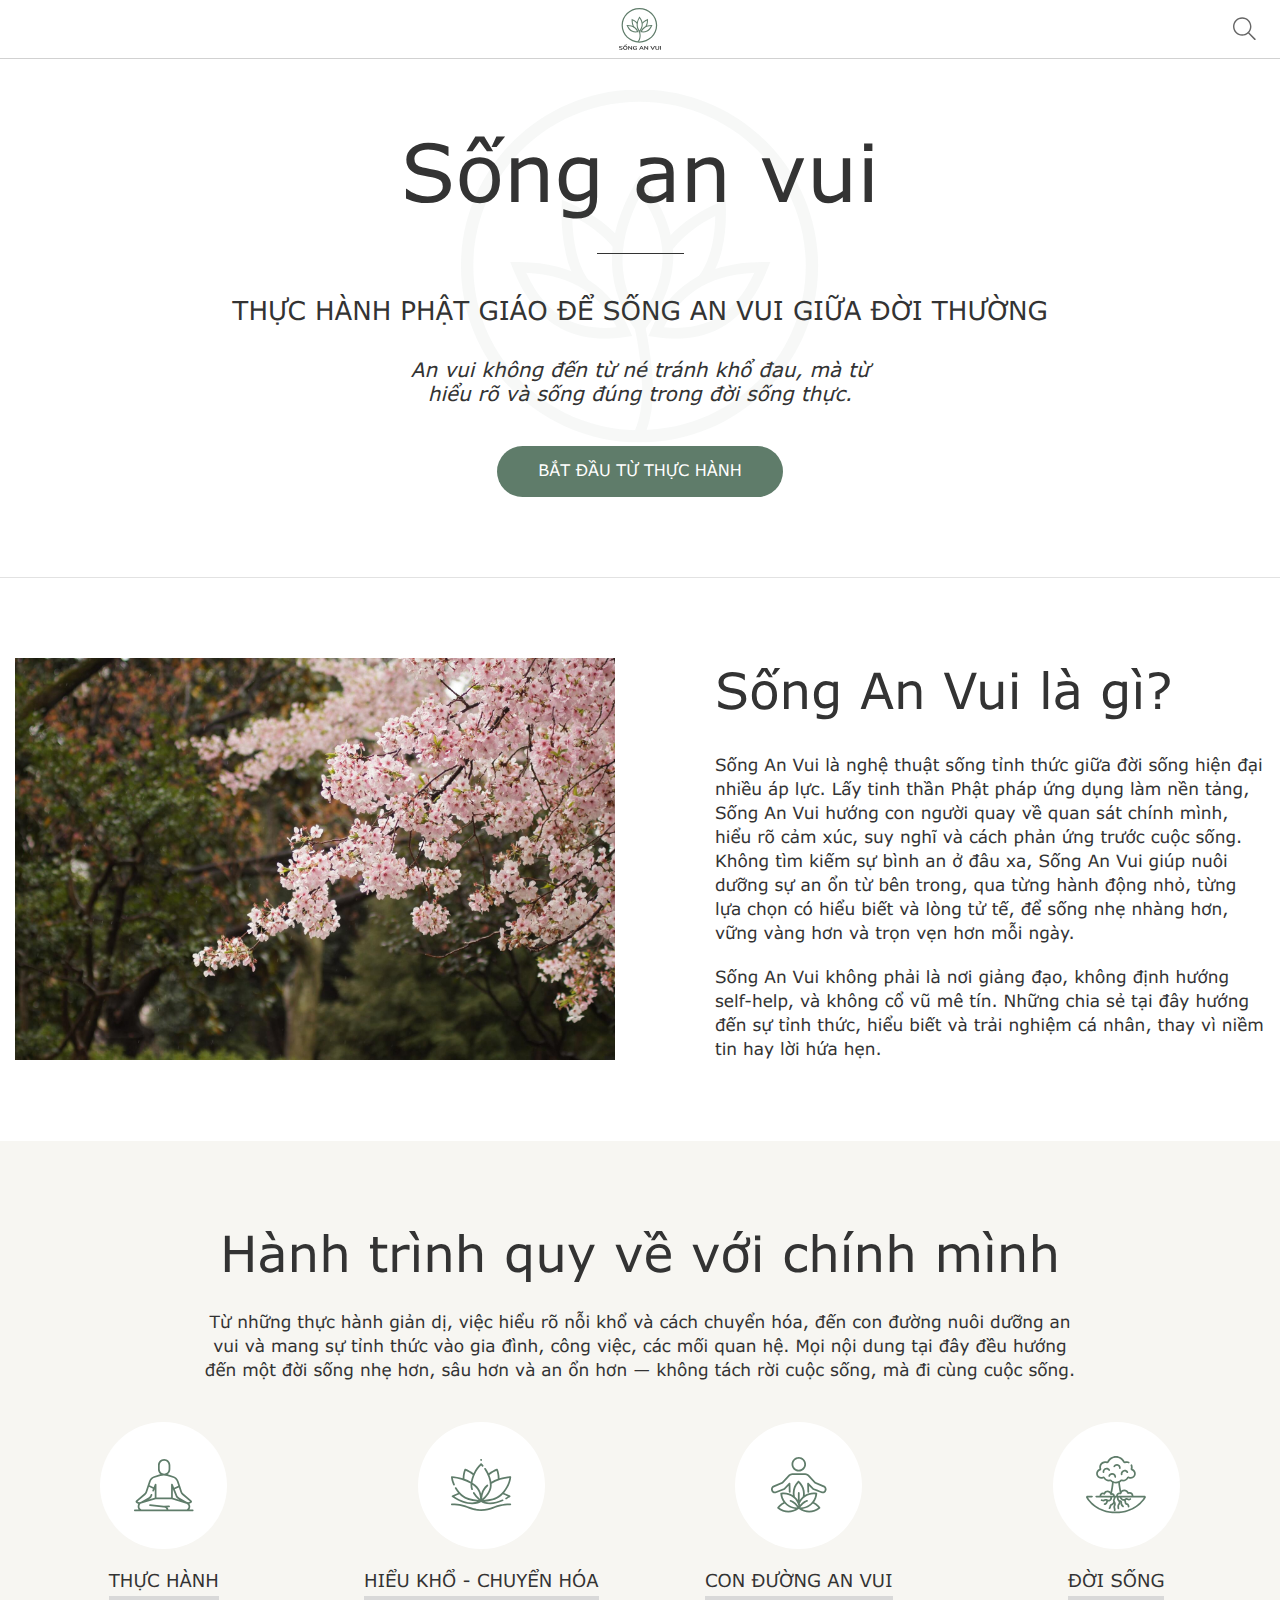
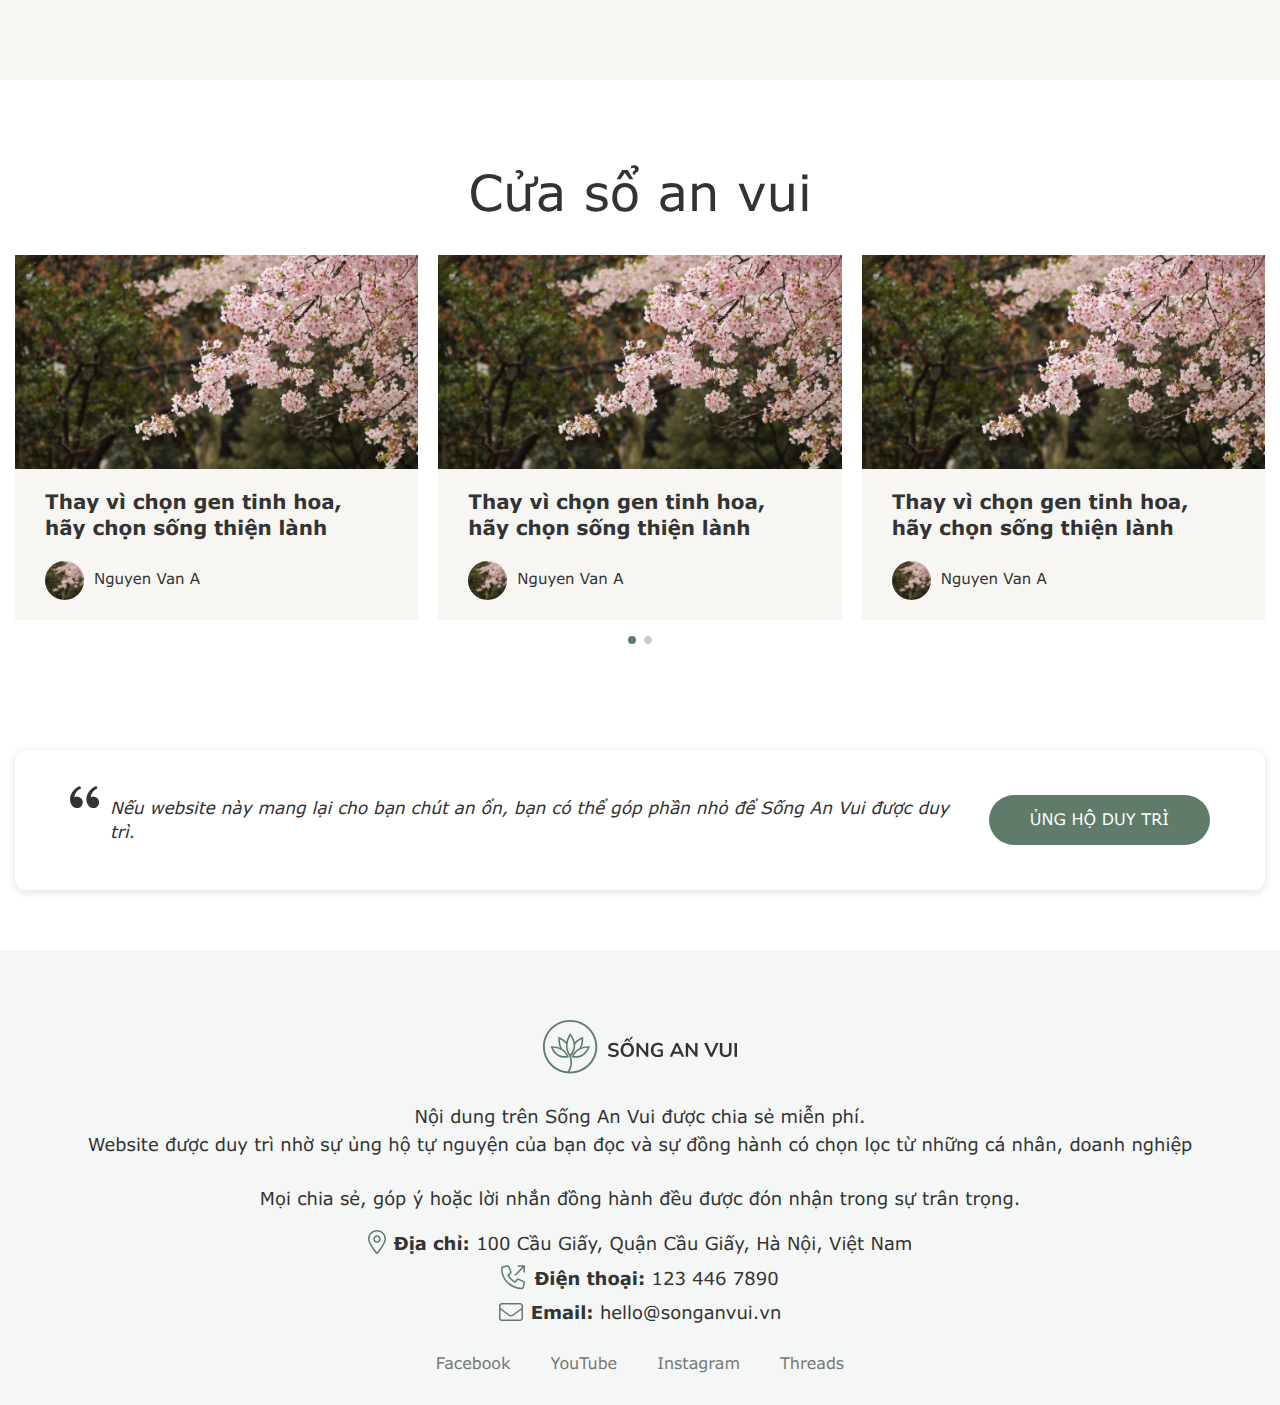
<file: index.html>
<!DOCTYPE html>
<html lang="vi">
    <head>
        <meta charset="UTF-8" />
        <meta http-equiv="X-UA-Compatible" content="IE=edge" />
        <meta name="viewport" content="width=device-width, initial-scale=1.0" />
        <!-- favicon -->
        
        <!-- end favicon -->
        <title>Kênh truyền thông sống An Vui và Hạnh Phúc</title>
        <!-- font -->
        <link rel="preconnect" href="https://fonts.googleapis.com">
        <link rel="preconnect" href="https://fonts.gstatic.com" crossorigin>
        <link href="https://fonts.googleapis.com/css2?family=Nunito+Sans:ital,opsz,wght@0,6..12,200..1000;1,6..12,200..1000&display=swap" rel="stylesheet">
        <!-- end font -->
        <link rel="stylesheet" href="./lib/swiper/swiper-bundle.min.css" />
        <!-- <link rel="stylesheet" href="./lib/fancybox/jquery.fancybox.min.css" /> -->
        <link rel="stylesheet" href="./css/style.css" />
        <script src="./lib/jquery/jquery-3.7.1.min.js"></script>
    </head>

    <body>
        
        <!-- header -->
        <header id="header" class="header relative z-50 js__stickyHeader border-b-d1">
            <!-- pc -->
            <div class="d-3xl-block d-xl-none">
                <div class="header-desk relative z-20 w-wrapper">
                    <div class="header-desk__container w-1280 d-3xl-flex items-center justify-between py-24">
                        <!-- left -->
                        <div class="header-desk__left flex-0">
                            <a href="#" class="header-desk__logo d-3xl-flex items-center">
                                <img src="./images/svg/logo-2.svg" alt="Logo Sống An Vui" loading="lazy">
                            </a>
                        </div>
                        <!-- end left -->
                        <!-- right -->
                        <div class="header-desk__right flex-1 pl-20 d-3xl-flex items-center justify-between">
                            <!-- menu -->
                            <div class="menu d-3xl-flex items-center justify-end flex-1 text-gray-33">
                                <!-- item -->
                                <div class="menu-item px-12 relative active">
                                    <!-- heading -->
                                    <div class="menu-heading d-3xl-flex items-center">
                                        <a href="#" class="menu-heading__text fs-18">Giới thiệu</a>
                                    </div>
                                    <!-- end heading -->
                                </div>
                                <!-- end item -->
                                <!-- item -->
                                <div class="menu-item px-12 relative">
                                    <!-- heading -->
                                    <div class="menu-heading d-3xl-flex items-center">
                                        <a href="#" class="menu-heading__text flex-1 fs-18 pr-4">Cửa sổ An Vui</a>
                                        <div class="menu-heading__icon flex-0 icon-10">
                                            <img src="./images/svg/arrow-down-gray.svg" alt="">
                                        </div>
                                    </div>
                                    <!-- end heading -->

                                    <!-- container -->
                                    <div class="menu-container absolute scroll">
                                        <ul class="menu-block__dropdown">
                                            <!-- item -->
                                            <li class="dropdown-item js__dropdownItem">
                                                <a href="#" class="dropdown-link flex-1 fs-16">Giới thiệu về tổ chức</a>
                                            </li>
                                            <!-- end item -->
                                            <!-- item -->
                                            <li class="dropdown-item js__dropdownItem">
                                                <a href="#" class="dropdown-link flex-1 fs-16">Cơ cấu tổ chức và Ban Chấp hành</a>
                                            </li>
                                            <!-- end item -->
                                            
                                        </ul>
                                    </div>
                                    <!-- end container -->
                                </div>
                                <!-- end item -->
                                <!-- item -->
                                <div class="menu-item px-12 relative">
                                    <!-- heading -->
                                    <div class="menu-heading d-3xl-flex items-center">
                                        <a href="#" class="menu-heading__text flex-1 fs-18 pr-4">Hiểu về khổ đau</a>
                                        <div class="menu-heading__icon flex-0 icon-10">
                                            <img src="./images/svg/arrow-down-gray.svg" alt="">
                                        </div>
                                    </div>
                                    <!-- end heading -->

                                    <!-- container -->
                                    <div class="menu-container absolute scroll">
                                        <ul class="menu-block__dropdown">
                                            <!-- item -->
                                            <li class="dropdown-item js__dropdownItem">
                                                <a href="#" class="dropdown-link flex-1 fs-16">Giới thiệu về tổ chức</a>
                                            </li>
                                            <!-- end item -->
                                            <!-- item -->
                                            <li class="dropdown-item js__dropdownItem">
                                                <a href="#" class="dropdown-link flex-1 fs-16">Cơ cấu tổ chức và Ban Chấp hành</a>
                                            </li>
                                            <!-- end item -->
                                            
                                        </ul>
                                    </div>
                                    <!-- end container -->
                                </div>
                                <!-- end item -->
                                <!-- item -->
                                <div class="menu-item px-12 relative">
                                    <!-- heading -->
                                    <div class="menu-heading d-3xl-flex items-center">
                                        <a href="#" class="menu-heading__text flex-1 fs-18 pr-4">Con đường chuyển hóa</a>
                                        <div class="menu-heading__icon flex-0 icon-10">
                                            <img src="./images/svg/arrow-down-gray.svg" alt="">
                                        </div>
                                    </div>
                                    <!-- end heading -->

                                    <!-- container -->
                                    <div class="menu-container absolute scroll">
                                        <ul class="menu-block__dropdown">
                                            <!-- item -->
                                            <li class="dropdown-item js__dropdownItem">
                                                <a href="#" class="dropdown-link flex-1 fs-16">Giới thiệu về tổ chức</a>
                                            </li>
                                            <!-- end item -->
                                            <!-- item -->
                                            <li class="dropdown-item js__dropdownItem">
                                                <a href="#" class="dropdown-link flex-1 fs-16">Cơ cấu tổ chức và Ban Chấp hành</a>
                                            </li>
                                            <!-- end item -->
                                            
                                        </ul>
                                    </div>
                                    <!-- end container -->
                                </div>
                                <!-- end item -->
                                <!-- item -->
                                <div class="menu-item px-12 relative">
                                    <!-- heading -->
                                    <div class="menu-heading d-3xl-flex items-center">
                                        <a href="#" class="menu-heading__text flex-1 fs-18 pr-4">Pháp luật và đời sống</a>
                                        <div class="menu-heading__icon flex-0 icon-10">
                                            <img src="./images/svg/arrow-down-gray.svg" alt="">
                                        </div>
                                    </div>
                                    <!-- end heading -->

                                    <!-- container -->
                                    <div class="menu-container absolute scroll">
                                        <ul class="menu-block__dropdown">
                                            <!-- item -->
                                            <li class="dropdown-item js__dropdownItem">
                                                <a href="#" class="dropdown-link flex-1 fs-16">Giới thiệu về tổ chức</a>
                                            </li>
                                            <!-- end item -->
                                            <!-- item -->
                                            <li class="dropdown-item js__dropdownItem">
                                                <a href="#" class="dropdown-link flex-1 fs-16">Cơ cấu tổ chức và Ban Chấp hành</a>
                                            </li>
                                            <!-- end item -->
                                            
                                        </ul>
                                    </div>
                                    <!-- end container -->
                                </div>
                                <!-- end item -->
                                <!-- item -->
                                <div class="menu-item px-12 relative">
                                    <!-- heading -->
                                    <div class="menu-heading d-3xl-flex items-center">
                                        <a href="#" class="menu-heading__text flex-1 fs-18 pr-4">Chia sẻ</a>
                                        <div class="menu-heading__icon flex-0 icon-10">
                                            <img src="./images/svg/arrow-down-gray.svg" alt="">
                                        </div>
                                    </div>
                                    <!-- end heading -->

                                    <!-- container -->
                                    <div class="menu-container absolute scroll">
                                        <ul class="menu-block__dropdown">
                                            <!-- item -->
                                            <li class="dropdown-item js__dropdownItem">
                                                <a href="#" class="dropdown-link flex-1 fs-16">Giới thiệu về tổ chức</a>
                                            </li>
                                            <!-- end item -->
                                            <!-- item -->
                                            <li class="dropdown-item js__dropdownItem">
                                                <a href="#" class="dropdown-link flex-1 fs-16">Cơ cấu tổ chức và Ban Chấp hành</a>
                                            </li>
                                            <!-- end item -->
                                            
                                        </ul>
                                    </div>
                                    <!-- end container -->
                                </div>
                                <!-- end item -->
                               
                            </div>
                            <!-- end menu -->
                            <!-- search -->
                            <div class="action-item serach-pc js__searchPc flex-0 ml-40">
                                <!-- icon -->
                                <div class="action-item__event serach-pc__event js__searchPcIcon d-3xl-flex items-center pointer">
                                    <div class="action-item__icon serach-pc__icon flex-0 mr-8 icon-16">
                                        <img src="./images/svg/search-gray.svg" alt="">
                                    </div>
                                </div>
                                <!-- end icon -->
                                <!-- form -->
                                <div class="serach-pc__form js__formSearchPc">
                                    <form action="" class="relative">
                                        <div class="d-3xl-flex items-center w-full">
                                            <input type="text" class="search-input fs-16 w-full h-full js__focusSearchPc" placeholder="Search...">
                                            <button class="search-btn">
                                                <img src="./images/svg/search-w.svg" alt="">
                                            </button>
                                        </div>
                                    </form>
                                </div>
                                <!-- end form -->
                            </div>
                            <!-- end search -->
                        </div>
                        <!-- end right -->
                    </div>

                </div>
            </div>
            <!-- end pc -->
             
            <!-- mb -->
            <div class="d-3xl-none d-xl-block">
                <div class="header-mb w-wrapper relative z-10">
                    <!-- top -->
                    <div class="header-mb-top py-8">
                        <div class="header-mb-top__container w-1280 d-3xl-flex items-center">
                            <!-- left -->
                            <div class="header-mb-top__left flex-1">
                                <div class="icon-bar js__clickShowMenuMb p-10">
                                    <img src="./images/svg/bar-w.svg" alt="" loading="lazy">
                                </div>
                                <div class="sub-menu-mb js__subMenuMb">
                                    <div class="sub-menu-mb__close js__closeSubMenuMb d-3xl-flex items-center">
                                        <img src="./images/svg/close-w.svg" alt="" loading="lazy">
                                    </div>
                                    <div class="sub-menu-mb__container px-15 pb-15 scroll">
                                        <ul class="sub-menu-mb__list js__subMenuMbContainer">

                                            <!-- item -->
                                            <li class="sub-menu-mb__item js__subMenuMbItem">
                                                <!-- heading -->
                                                <div class="sub-menu-mb__heading d-3xl-flex items-center justify-between">
                                                    <a href="#" class="link d-3xl-flex items-center flex-1">
                                                        
                                                        <p class="flex-1 text fw-700 fs-15 px-10 text-uppercase">Giới thiệu</p>
                                                    </a>
                                                    <div class="flex-0 arrow-icon js__showSubMenuMbItem">
                                                        <img src="./images/svg/arrow-down-gray.svg" alt="">
                                                    </div>
                                                </div>
                                                <!-- end heading -->

                                                <!-- dropwdown -->
                                                <div class="sub-menu-mb__dropdown js__subMenuMbDropdown">
                                                    <!-- heading -->
                                                    <div class="sub-menu-mb__dropdown-heading d-3xl-flex items-center justify-between">
                                                        <a href="#" class="link d-3xl-flex items-center flex-1">
                                                            Tầm nhìn và sứ mệnh
                                                        </a>
                                                        <div class="flex-0 arrow-icon js__showSubMenuMbDropdown">
                                                            <img src="./images/svg/arrow-down-gray.svg" alt="">
                                                        </div>
                                                    </div>
                                                    <!-- end heading -->

                                                    <!-- dropdown children -->
                                                    <ul class="sub-menu-mb__dropdownChildren">
                                                        <!-- item -->
                                                        <li class="sub-menu-mb__dropdownChildren-item">
                                                            <a href="#" class="sub-menu-mb__dropdownChildren-link">
                                                                Tư vấn pháp lý cho doanh nghiệp
                                                            </a>
                                                        </li>
                                                        <!-- end item -->
                                                        <!-- item -->
                                                        <li class="sub-menu-mb__dropdownChildren-item">
                                                            <a href="#" class="sub-menu-mb__dropdownChildren-link">
                                                                Soạn thảo & rà soát hợp đồng
                                                            </a>
                                                        </li>
                                                        <!-- end item -->
                                                        <!-- item -->
                                                        <li class="sub-menu-mb__dropdownChildren-item">
                                                            <a href="#" class="sub-menu-mb__dropdownChildren-link">
                                                                Giải quyết tranh chấp thương mại
                                                            </a>
                                                        </li>
                                                        <!-- end item -->
                                                    </ul>
                                                    <!-- end dropdown children -->
                                                </div>
                                                <!-- end dropwdown -->

                                                <!-- dropwdown -->
                                                <div class="sub-menu-mb__dropdown js__subMenuMbDropdown">
                                                    <!-- heading -->
                                                    <div class="sub-menu-mb__dropdown-heading d-3xl-flex items-center justify-between">
                                                        <a href="#" class="link d-3xl-flex items-center flex-1">
                                                            Tầm nhìn và sứ mệnh
                                                        </a>
                                                        <div class="flex-0 arrow-icon js__showSubMenuMbDropdown">
                                                            <img src="./images/svg/arrow-down-gray.svg" alt="">
                                                        </div>
                                                    </div>
                                                    <!-- end heading -->

                                                    <!-- dropdown children -->
                                                    <ul class="sub-menu-mb__dropdownChildren">
                                                        <!-- item -->
                                                        <li class="sub-menu-mb__dropdownChildren-item">
                                                            <a href="#" class="sub-menu-mb__dropdownChildren-link">
                                                                Tư vấn pháp lý cho doanh nghiệp
                                                            </a>
                                                        </li>
                                                        <!-- end item -->
                                                        <!-- item -->
                                                        <li class="sub-menu-mb__dropdownChildren-item">
                                                            <a href="#" class="sub-menu-mb__dropdownChildren-link">
                                                                Soạn thảo & rà soát hợp đồng
                                                            </a>
                                                        </li>
                                                        <!-- end item -->
                                                        <!-- item -->
                                                        <li class="sub-menu-mb__dropdownChildren-item">
                                                            <a href="#" class="sub-menu-mb__dropdownChildren-link">
                                                                Giải quyết tranh chấp thương mại
                                                            </a>
                                                        </li>
                                                        <!-- end item -->
                                                    </ul>
                                                    <!-- end dropdown children -->
                                                </div>
                                                <!-- end dropwdown -->

                                                <!-- dropwdown -->
                                                <div class="sub-menu-mb__dropdown js__subMenuMbDropdown">
                                                    <!-- heading -->
                                                    <div class="sub-menu-mb__dropdown-heading d-3xl-flex items-center justify-between">
                                                        <a href="#" class="link d-3xl-flex items-center flex-1">
                                                            Tầm nhìn và sứ mệnh
                                                        </a>
                                                        <div class="flex-0 arrow-icon js__showSubMenuMbDropdown">
                                                            <img src="./images/svg/arrow-down-gray.svg" alt="">
                                                        </div>
                                                    </div>
                                                    <!-- end heading -->

                                                    <!-- dropdown children -->
                                                    <ul class="sub-menu-mb__dropdownChildren">
                                                        <!-- item -->
                                                        <li class="sub-menu-mb__dropdownChildren-item">
                                                            <a href="#" class="sub-menu-mb__dropdownChildren-link">
                                                                Tư vấn pháp lý cho doanh nghiệp
                                                            </a>
                                                        </li>
                                                        <!-- end item -->
                                                        <!-- item -->
                                                        <li class="sub-menu-mb__dropdownChildren-item">
                                                            <a href="#" class="sub-menu-mb__dropdownChildren-link">
                                                                Soạn thảo & rà soát hợp đồng
                                                            </a>
                                                        </li>
                                                        <!-- end item -->
                                                        <!-- item -->
                                                        <li class="sub-menu-mb__dropdownChildren-item">
                                                            <a href="#" class="sub-menu-mb__dropdownChildren-link">
                                                                Giải quyết tranh chấp thương mại
                                                            </a>
                                                        </li>
                                                        <!-- end item -->
                                                    </ul>
                                                    <!-- end dropdown children -->
                                                </div>
                                                <!-- end dropwdown -->

                                                
                                                 
                                            </li>
                                            <!-- end item -->

                                            <!-- item -->
                                            <li class="sub-menu-mb__item js__subMenuMbItem">
                                                <!-- heading -->
                                                <div class="sub-menu-mb__heading d-3xl-flex items-center justify-between">
                                                    <a href="#" class="link d-3xl-flex items-center flex-1">
                                                        
                                                        <p class="flex-1 text fw-700 fs-15 px-10 text-uppercase">Giới thiệu</p>
                                                    </a>
                                                    <div class="flex-0 arrow-icon js__showSubMenuMbItem">
                                                        <img src="./images/svg/arrow-down-gray.svg" alt="">
                                                    </div>
                                                </div>
                                                <!-- end heading -->

                                                <!-- dropwdown -->
                                                <div class="sub-menu-mb__dropdown js__subMenuMbDropdown">
                                                    <!-- heading -->
                                                    <div class="sub-menu-mb__dropdown-heading d-3xl-flex items-center justify-between">
                                                        <a href="#" class="link d-3xl-flex items-center flex-1">
                                                            Tầm nhìn và sứ mệnh
                                                        </a>
                                                        <div class="flex-0 arrow-icon js__showSubMenuMbDropdown">
                                                            <img src="./images/svg/arrow-down-gray.svg" alt="">
                                                        </div>
                                                    </div>
                                                    <!-- end heading -->

                                                    <!-- dropdown children -->
                                                    <ul class="sub-menu-mb__dropdownChildren">
                                                        <!-- item -->
                                                        <li class="sub-menu-mb__dropdownChildren-item">
                                                            <a href="#" class="sub-menu-mb__dropdownChildren-link">
                                                                Tư vấn pháp lý cho doanh nghiệp
                                                            </a>
                                                        </li>
                                                        <!-- end item -->
                                                        <!-- item -->
                                                        <li class="sub-menu-mb__dropdownChildren-item">
                                                            <a href="#" class="sub-menu-mb__dropdownChildren-link">
                                                                Soạn thảo & rà soát hợp đồng
                                                            </a>
                                                        </li>
                                                        <!-- end item -->
                                                        <!-- item -->
                                                        <li class="sub-menu-mb__dropdownChildren-item">
                                                            <a href="#" class="sub-menu-mb__dropdownChildren-link">
                                                                Giải quyết tranh chấp thương mại
                                                            </a>
                                                        </li>
                                                        <!-- end item -->
                                                    </ul>
                                                    <!-- end dropdown children -->
                                                </div>
                                                <!-- end dropwdown -->

                                                <!-- dropwdown -->
                                                <div class="sub-menu-mb__dropdown js__subMenuMbDropdown">
                                                    <!-- heading -->
                                                    <div class="sub-menu-mb__dropdown-heading d-3xl-flex items-center justify-between">
                                                        <a href="#" class="link d-3xl-flex items-center flex-1">
                                                            Tầm nhìn và sứ mệnh
                                                        </a>
                                                        <div class="flex-0 arrow-icon js__showSubMenuMbDropdown">
                                                            <img src="./images/svg/arrow-down-gray.svg" alt="">
                                                        </div>
                                                    </div>
                                                    <!-- end heading -->

                                                    <!-- dropdown children -->
                                                    <ul class="sub-menu-mb__dropdownChildren">
                                                        <!-- item -->
                                                        <li class="sub-menu-mb__dropdownChildren-item">
                                                            <a href="#" class="sub-menu-mb__dropdownChildren-link">
                                                                Tư vấn pháp lý cho doanh nghiệp
                                                            </a>
                                                        </li>
                                                        <!-- end item -->
                                                        <!-- item -->
                                                        <li class="sub-menu-mb__dropdownChildren-item">
                                                            <a href="#" class="sub-menu-mb__dropdownChildren-link">
                                                                Soạn thảo & rà soát hợp đồng
                                                            </a>
                                                        </li>
                                                        <!-- end item -->
                                                        <!-- item -->
                                                        <li class="sub-menu-mb__dropdownChildren-item">
                                                            <a href="#" class="sub-menu-mb__dropdownChildren-link">
                                                                Giải quyết tranh chấp thương mại
                                                            </a>
                                                        </li>
                                                        <!-- end item -->
                                                    </ul>
                                                    <!-- end dropdown children -->
                                                </div>
                                                <!-- end dropwdown -->

                                                <!-- dropwdown -->
                                                <div class="sub-menu-mb__dropdown js__subMenuMbDropdown">
                                                    <!-- heading -->
                                                    <div class="sub-menu-mb__dropdown-heading d-3xl-flex items-center justify-between">
                                                        <a href="#" class="link d-3xl-flex items-center flex-1">
                                                            Tầm nhìn và sứ mệnh
                                                        </a>
                                                        <div class="flex-0 arrow-icon js__showSubMenuMbDropdown">
                                                            <img src="./images/svg/arrow-down-gray.svg" alt="">
                                                        </div>
                                                    </div>
                                                    <!-- end heading -->

                                                    <!-- dropdown children -->
                                                    <ul class="sub-menu-mb__dropdownChildren">
                                                        <!-- item -->
                                                        <li class="sub-menu-mb__dropdownChildren-item">
                                                            <a href="#" class="sub-menu-mb__dropdownChildren-link">
                                                                Tư vấn pháp lý cho doanh nghiệp
                                                            </a>
                                                        </li>
                                                        <!-- end item -->
                                                        <!-- item -->
                                                        <li class="sub-menu-mb__dropdownChildren-item">
                                                            <a href="#" class="sub-menu-mb__dropdownChildren-link">
                                                                Soạn thảo & rà soát hợp đồng
                                                            </a>
                                                        </li>
                                                        <!-- end item -->
                                                        <!-- item -->
                                                        <li class="sub-menu-mb__dropdownChildren-item">
                                                            <a href="#" class="sub-menu-mb__dropdownChildren-link">
                                                                Giải quyết tranh chấp thương mại
                                                            </a>
                                                        </li>
                                                        <!-- end item -->
                                                    </ul>
                                                    <!-- end dropdown children -->
                                                </div>
                                                <!-- end dropwdown -->

                                                
                                                 
                                            </li>
                                            <!-- end item -->

                                            <!-- item -->
                                            <li class="sub-menu-mb__item js__subMenuMbItem">
                                                <!-- heading -->
                                                <div class="sub-menu-mb__heading d-3xl-flex items-center justify-between">
                                                    <a href="#" class="link d-3xl-flex items-center flex-1">
                                                        
                                                        <p class="flex-1 text fw-700 fs-15 px-10 text-uppercase">Giới thiệu</p>
                                                    </a>
                                                    <div class="flex-0 arrow-icon js__showSubMenuMbItem">
                                                        <img src="./images/svg/arrow-down-gray.svg" alt="">
                                                    </div>
                                                </div>
                                                <!-- end heading -->

                                                <!-- dropwdown -->
                                                <div class="sub-menu-mb__dropdown js__subMenuMbDropdown">
                                                    <!-- heading -->
                                                    <div class="sub-menu-mb__dropdown-heading d-3xl-flex items-center justify-between">
                                                        <a href="#" class="link d-3xl-flex items-center flex-1">
                                                            Tầm nhìn và sứ mệnh
                                                        </a>
                                                        <div class="flex-0 arrow-icon js__showSubMenuMbDropdown">
                                                            <img src="./images/svg/arrow-down-gray.svg" alt="">
                                                        </div>
                                                    </div>
                                                    <!-- end heading -->

                                                    <!-- dropdown children -->
                                                    <ul class="sub-menu-mb__dropdownChildren">
                                                        <!-- item -->
                                                        <li class="sub-menu-mb__dropdownChildren-item">
                                                            <a href="#" class="sub-menu-mb__dropdownChildren-link">
                                                                Tư vấn pháp lý cho doanh nghiệp
                                                            </a>
                                                        </li>
                                                        <!-- end item -->
                                                        <!-- item -->
                                                        <li class="sub-menu-mb__dropdownChildren-item">
                                                            <a href="#" class="sub-menu-mb__dropdownChildren-link">
                                                                Soạn thảo & rà soát hợp đồng
                                                            </a>
                                                        </li>
                                                        <!-- end item -->
                                                        <!-- item -->
                                                        <li class="sub-menu-mb__dropdownChildren-item">
                                                            <a href="#" class="sub-menu-mb__dropdownChildren-link">
                                                                Giải quyết tranh chấp thương mại
                                                            </a>
                                                        </li>
                                                        <!-- end item -->
                                                    </ul>
                                                    <!-- end dropdown children -->
                                                </div>
                                                <!-- end dropwdown -->

                                                <!-- dropwdown -->
                                                <div class="sub-menu-mb__dropdown js__subMenuMbDropdown">
                                                    <!-- heading -->
                                                    <div class="sub-menu-mb__dropdown-heading d-3xl-flex items-center justify-between">
                                                        <a href="#" class="link d-3xl-flex items-center flex-1">
                                                            Tầm nhìn và sứ mệnh
                                                        </a>
                                                        <div class="flex-0 arrow-icon js__showSubMenuMbDropdown">
                                                            <img src="./images/svg/arrow-down-gray.svg" alt="">
                                                        </div>
                                                    </div>
                                                    <!-- end heading -->

                                                    <!-- dropdown children -->
                                                    <ul class="sub-menu-mb__dropdownChildren">
                                                        <!-- item -->
                                                        <li class="sub-menu-mb__dropdownChildren-item">
                                                            <a href="#" class="sub-menu-mb__dropdownChildren-link">
                                                                Tư vấn pháp lý cho doanh nghiệp
                                                            </a>
                                                        </li>
                                                        <!-- end item -->
                                                        <!-- item -->
                                                        <li class="sub-menu-mb__dropdownChildren-item">
                                                            <a href="#" class="sub-menu-mb__dropdownChildren-link">
                                                                Soạn thảo & rà soát hợp đồng
                                                            </a>
                                                        </li>
                                                        <!-- end item -->
                                                        <!-- item -->
                                                        <li class="sub-menu-mb__dropdownChildren-item">
                                                            <a href="#" class="sub-menu-mb__dropdownChildren-link">
                                                                Giải quyết tranh chấp thương mại
                                                            </a>
                                                        </li>
                                                        <!-- end item -->
                                                    </ul>
                                                    <!-- end dropdown children -->
                                                </div>
                                                <!-- end dropwdown -->

                                                <!-- dropwdown -->
                                                <div class="sub-menu-mb__dropdown js__subMenuMbDropdown">
                                                    <!-- heading -->
                                                    <div class="sub-menu-mb__dropdown-heading d-3xl-flex items-center justify-between">
                                                        <a href="#" class="link d-3xl-flex items-center flex-1">
                                                            Tầm nhìn và sứ mệnh
                                                        </a>
                                                        <div class="flex-0 arrow-icon js__showSubMenuMbDropdown">
                                                            <img src="./images/svg/arrow-down-gray.svg" alt="">
                                                        </div>
                                                    </div>
                                                    <!-- end heading -->

                                                    <!-- dropdown children -->
                                                    <ul class="sub-menu-mb__dropdownChildren">
                                                        <!-- item -->
                                                        <li class="sub-menu-mb__dropdownChildren-item">
                                                            <a href="#" class="sub-menu-mb__dropdownChildren-link">
                                                                Tư vấn pháp lý cho doanh nghiệp
                                                            </a>
                                                        </li>
                                                        <!-- end item -->
                                                        <!-- item -->
                                                        <li class="sub-menu-mb__dropdownChildren-item">
                                                            <a href="#" class="sub-menu-mb__dropdownChildren-link">
                                                                Soạn thảo & rà soát hợp đồng
                                                            </a>
                                                        </li>
                                                        <!-- end item -->
                                                        <!-- item -->
                                                        <li class="sub-menu-mb__dropdownChildren-item">
                                                            <a href="#" class="sub-menu-mb__dropdownChildren-link">
                                                                Giải quyết tranh chấp thương mại
                                                            </a>
                                                        </li>
                                                        <!-- end item -->
                                                    </ul>
                                                    <!-- end dropdown children -->
                                                </div>
                                                <!-- end dropwdown -->

                                                
                                                 
                                            </li>
                                            <!-- end item -->

                                            <!-- item -->
                                            <li class="sub-menu-mb__item js__subMenuMbItem">
                                                <!-- heading -->
                                                <div class="sub-menu-mb__heading d-3xl-flex items-center justify-between">
                                                    <a href="#" class="link d-3xl-flex items-center flex-1">
                                                        
                                                        <p class="flex-1 text fw-700 fs-15 px-10 text-uppercase">Giới thiệu</p>
                                                    </a>
                                                    <div class="flex-0 arrow-icon js__showSubMenuMbItem">
                                                        <img src="./images/svg/arrow-down-gray.svg" alt="">
                                                    </div>
                                                </div>
                                                <!-- end heading -->

                                                <!-- dropwdown -->
                                                <div class="sub-menu-mb__dropdown js__subMenuMbDropdown">
                                                    <!-- heading -->
                                                    <div class="sub-menu-mb__dropdown-heading d-3xl-flex items-center justify-between">
                                                        <a href="#" class="link d-3xl-flex items-center flex-1">
                                                            Tầm nhìn và sứ mệnh
                                                        </a>
                                                        <div class="flex-0 arrow-icon js__showSubMenuMbDropdown">
                                                            <img src="./images/svg/arrow-down-gray.svg" alt="">
                                                        </div>
                                                    </div>
                                                    <!-- end heading -->

                                                    <!-- dropdown children -->
                                                    <ul class="sub-menu-mb__dropdownChildren">
                                                        <!-- item -->
                                                        <li class="sub-menu-mb__dropdownChildren-item">
                                                            <a href="#" class="sub-menu-mb__dropdownChildren-link">
                                                                Tư vấn pháp lý cho doanh nghiệp
                                                            </a>
                                                        </li>
                                                        <!-- end item -->
                                                        <!-- item -->
                                                        <li class="sub-menu-mb__dropdownChildren-item">
                                                            <a href="#" class="sub-menu-mb__dropdownChildren-link">
                                                                Soạn thảo & rà soát hợp đồng
                                                            </a>
                                                        </li>
                                                        <!-- end item -->
                                                        <!-- item -->
                                                        <li class="sub-menu-mb__dropdownChildren-item">
                                                            <a href="#" class="sub-menu-mb__dropdownChildren-link">
                                                                Giải quyết tranh chấp thương mại
                                                            </a>
                                                        </li>
                                                        <!-- end item -->
                                                    </ul>
                                                    <!-- end dropdown children -->
                                                </div>
                                                <!-- end dropwdown -->

                                                <!-- dropwdown -->
                                                <div class="sub-menu-mb__dropdown js__subMenuMbDropdown">
                                                    <!-- heading -->
                                                    <div class="sub-menu-mb__dropdown-heading d-3xl-flex items-center justify-between">
                                                        <a href="#" class="link d-3xl-flex items-center flex-1">
                                                            Tầm nhìn và sứ mệnh
                                                        </a>
                                                        <div class="flex-0 arrow-icon js__showSubMenuMbDropdown">
                                                            <img src="./images/svg/arrow-down-gray.svg" alt="">
                                                        </div>
                                                    </div>
                                                    <!-- end heading -->

                                                    <!-- dropdown children -->
                                                    <ul class="sub-menu-mb__dropdownChildren">
                                                        <!-- item -->
                                                        <li class="sub-menu-mb__dropdownChildren-item">
                                                            <a href="#" class="sub-menu-mb__dropdownChildren-link">
                                                                Tư vấn pháp lý cho doanh nghiệp
                                                            </a>
                                                        </li>
                                                        <!-- end item -->
                                                        <!-- item -->
                                                        <li class="sub-menu-mb__dropdownChildren-item">
                                                            <a href="#" class="sub-menu-mb__dropdownChildren-link">
                                                                Soạn thảo & rà soát hợp đồng
                                                            </a>
                                                        </li>
                                                        <!-- end item -->
                                                        <!-- item -->
                                                        <li class="sub-menu-mb__dropdownChildren-item">
                                                            <a href="#" class="sub-menu-mb__dropdownChildren-link">
                                                                Giải quyết tranh chấp thương mại
                                                            </a>
                                                        </li>
                                                        <!-- end item -->
                                                    </ul>
                                                    <!-- end dropdown children -->
                                                </div>
                                                <!-- end dropwdown -->

                                                <!-- dropwdown -->
                                                <div class="sub-menu-mb__dropdown js__subMenuMbDropdown">
                                                    <!-- heading -->
                                                    <div class="sub-menu-mb__dropdown-heading d-3xl-flex items-center justify-between">
                                                        <a href="#" class="link d-3xl-flex items-center flex-1">
                                                            Tầm nhìn và sứ mệnh
                                                        </a>
                                                        <div class="flex-0 arrow-icon js__showSubMenuMbDropdown">
                                                            <img src="./images/svg/arrow-down-gray.svg" alt="">
                                                        </div>
                                                    </div>
                                                    <!-- end heading -->

                                                    <!-- dropdown children -->
                                                    <ul class="sub-menu-mb__dropdownChildren">
                                                        <!-- item -->
                                                        <li class="sub-menu-mb__dropdownChildren-item">
                                                            <a href="#" class="sub-menu-mb__dropdownChildren-link">
                                                                Tư vấn pháp lý cho doanh nghiệp
                                                            </a>
                                                        </li>
                                                        <!-- end item -->
                                                        <!-- item -->
                                                        <li class="sub-menu-mb__dropdownChildren-item">
                                                            <a href="#" class="sub-menu-mb__dropdownChildren-link">
                                                                Soạn thảo & rà soát hợp đồng
                                                            </a>
                                                        </li>
                                                        <!-- end item -->
                                                        <!-- item -->
                                                        <li class="sub-menu-mb__dropdownChildren-item">
                                                            <a href="#" class="sub-menu-mb__dropdownChildren-link">
                                                                Giải quyết tranh chấp thương mại
                                                            </a>
                                                        </li>
                                                        <!-- end item -->
                                                    </ul>
                                                    <!-- end dropdown children -->
                                                </div>
                                                <!-- end dropwdown -->

                                                
                                                 
                                            </li>
                                            <!-- end item -->

                                            <!-- item -->
                                            <li class="sub-menu-mb__item js__subMenuMbItem">
                                                <!-- heading -->
                                                <div class="sub-menu-mb__heading d-3xl-flex items-center justify-between">
                                                    <a href="#" class="link d-3xl-flex items-center flex-1">
                                                        
                                                        <p class="flex-1 text fw-700 fs-15 px-10 text-uppercase">Giới thiệu</p>
                                                    </a>
                                                    <div class="flex-0 arrow-icon js__showSubMenuMbItem">
                                                        <img src="./images/svg/arrow-down-gray.svg" alt="">
                                                    </div>
                                                </div>
                                                <!-- end heading -->

                                                <!-- dropwdown -->
                                                <div class="sub-menu-mb__dropdown js__subMenuMbDropdown">
                                                    <!-- heading -->
                                                    <div class="sub-menu-mb__dropdown-heading d-3xl-flex items-center justify-between">
                                                        <a href="#" class="link d-3xl-flex items-center flex-1">
                                                            Tầm nhìn và sứ mệnh
                                                        </a>
                                                        <div class="flex-0 arrow-icon js__showSubMenuMbDropdown">
                                                            <img src="./images/svg/arrow-down-gray.svg" alt="">
                                                        </div>
                                                    </div>
                                                    <!-- end heading -->

                                                    <!-- dropdown children -->
                                                    <ul class="sub-menu-mb__dropdownChildren">
                                                        <!-- item -->
                                                        <li class="sub-menu-mb__dropdownChildren-item">
                                                            <a href="#" class="sub-menu-mb__dropdownChildren-link">
                                                                Tư vấn pháp lý cho doanh nghiệp
                                                            </a>
                                                        </li>
                                                        <!-- end item -->
                                                        <!-- item -->
                                                        <li class="sub-menu-mb__dropdownChildren-item">
                                                            <a href="#" class="sub-menu-mb__dropdownChildren-link">
                                                                Soạn thảo & rà soát hợp đồng
                                                            </a>
                                                        </li>
                                                        <!-- end item -->
                                                        <!-- item -->
                                                        <li class="sub-menu-mb__dropdownChildren-item">
                                                            <a href="#" class="sub-menu-mb__dropdownChildren-link">
                                                                Giải quyết tranh chấp thương mại
                                                            </a>
                                                        </li>
                                                        <!-- end item -->
                                                    </ul>
                                                    <!-- end dropdown children -->
                                                </div>
                                                <!-- end dropwdown -->

                                                <!-- dropwdown -->
                                                <div class="sub-menu-mb__dropdown js__subMenuMbDropdown">
                                                    <!-- heading -->
                                                    <div class="sub-menu-mb__dropdown-heading d-3xl-flex items-center justify-between">
                                                        <a href="#" class="link d-3xl-flex items-center flex-1">
                                                            Tầm nhìn và sứ mệnh
                                                        </a>
                                                        <div class="flex-0 arrow-icon js__showSubMenuMbDropdown">
                                                            <img src="./images/svg/arrow-down-gray.svg" alt="">
                                                        </div>
                                                    </div>
                                                    <!-- end heading -->

                                                    <!-- dropdown children -->
                                                    <ul class="sub-menu-mb__dropdownChildren">
                                                        <!-- item -->
                                                        <li class="sub-menu-mb__dropdownChildren-item">
                                                            <a href="#" class="sub-menu-mb__dropdownChildren-link">
                                                                Tư vấn pháp lý cho doanh nghiệp
                                                            </a>
                                                        </li>
                                                        <!-- end item -->
                                                        <!-- item -->
                                                        <li class="sub-menu-mb__dropdownChildren-item">
                                                            <a href="#" class="sub-menu-mb__dropdownChildren-link">
                                                                Soạn thảo & rà soát hợp đồng
                                                            </a>
                                                        </li>
                                                        <!-- end item -->
                                                        <!-- item -->
                                                        <li class="sub-menu-mb__dropdownChildren-item">
                                                            <a href="#" class="sub-menu-mb__dropdownChildren-link">
                                                                Giải quyết tranh chấp thương mại
                                                            </a>
                                                        </li>
                                                        <!-- end item -->
                                                    </ul>
                                                    <!-- end dropdown children -->
                                                </div>
                                                <!-- end dropwdown -->

                                                <!-- dropwdown -->
                                                <div class="sub-menu-mb__dropdown js__subMenuMbDropdown">
                                                    <!-- heading -->
                                                    <div class="sub-menu-mb__dropdown-heading d-3xl-flex items-center justify-between">
                                                        <a href="#" class="link d-3xl-flex items-center flex-1">
                                                            Tầm nhìn và sứ mệnh
                                                        </a>
                                                        <div class="flex-0 arrow-icon js__showSubMenuMbDropdown">
                                                            <img src="./images/svg/arrow-down-gray.svg" alt="">
                                                        </div>
                                                    </div>
                                                    <!-- end heading -->

                                                    <!-- dropdown children -->
                                                    <ul class="sub-menu-mb__dropdownChildren">
                                                        <!-- item -->
                                                        <li class="sub-menu-mb__dropdownChildren-item">
                                                            <a href="#" class="sub-menu-mb__dropdownChildren-link">
                                                                Tư vấn pháp lý cho doanh nghiệp
                                                            </a>
                                                        </li>
                                                        <!-- end item -->
                                                        <!-- item -->
                                                        <li class="sub-menu-mb__dropdownChildren-item">
                                                            <a href="#" class="sub-menu-mb__dropdownChildren-link">
                                                                Soạn thảo & rà soát hợp đồng
                                                            </a>
                                                        </li>
                                                        <!-- end item -->
                                                        <!-- item -->
                                                        <li class="sub-menu-mb__dropdownChildren-item">
                                                            <a href="#" class="sub-menu-mb__dropdownChildren-link">
                                                                Giải quyết tranh chấp thương mại
                                                            </a>
                                                        </li>
                                                        <!-- end item -->
                                                    </ul>
                                                    <!-- end dropdown children -->
                                                </div>
                                                <!-- end dropwdown -->

                                                
                                                 
                                            </li>
                                            <!-- end item -->

                                           
                                        </ul>
                                    </div>
                                </div>
                            </div>
                            <!-- end left -->
                            <!-- center -->
                            <div class="header-mb-top__center flex-2 d-3xl-flex items-center justify-center">
                                <a href="#" class="logo">
                                    <img src="./images/svg/logo-3.svg" alt="" class="logo-img">
                                </a>
                            </div>
                            <!-- end center -->
                            <!-- right -->
                            <div class="header-mb-top__right flex-1 d-3xl-flex items-center justify-end">
                                <!-- search mb-->
                                <div class="search-mb">
                                    <div class="search-mb__icon js__searchMb">
                                        <img src="./images/svg/search-gray.svg" alt="">
                                    </div>
                                    <!-- form -->
                                    <div class="header-search-mb__form h-60 w-full js__formSearchMb shadow">
                                        <form action="" class="w-full h-full">
                                            <div class="relative w-full h-full">
                                                <input type="text" class="header-search-input w-full h-full p-8 fs-16 js__focusSearchMb" placeholder="Search...">
                                                <div class="header-search-btn absolute h-full d-3xl-flex items-center p-8 js__closeSearchMb icon-20">
                                                    <img src="./images/svg/close-green.svg" alt="">
                                                </div>
                                            </div>
                                        </form>
                                    </div>
                                    <!-- end form -->
                                </div>
                                <!-- end search mb-->
                            </div>
                            <!-- end right -->
                        </div>
                    </div>
                    <!-- end top -->
                    
                </div>
            </div>
            <!-- end mb -->

        </header>
        <!-- end header -->
        <!-- main -->
        <main id="main" class="main">
            <!-- primary -->
            <section class="section-primary relative z-20 w-wrapper over-hidden border-b-e2">
                <div class="section-primary__container w-1280 relative z-20 pb-3xl-80 pt-3xl-60 py-md-40">
                    <div class="section-primary__bg">
                        <img src="./images/svg/logo-gray.svg" alt="">
                    </div>
                   <!-- content -->
                    <div class="section-primary__content d-3xl-flex flex-column items-center text-center">
                        <h1 class="section-primary__title font-antiqua text-center fs-80">
                            <span>Sống an vui</span>
                        </h1>
                        <div class="line"></div>
                        <h2 class="section-primary__sapo text-center fs-26 mt-40 text-uppercase">
                            <span>Thực hành Phật giáo để sống an vui giữa đời thường</span>
                        </h2>
                        <div class="section-primary__des text-italic fw-300 text-center fs-20 mt-30">
                            <p>An vui không đến từ né tránh khổ đau, mà từ hiểu rõ và sống đúng trong đời sống thực.</p>
                        </div>
                        <div class="section-primary__btn mt-40">
                            <a href="#" class="btn text-uppercase">Bắt đầu từ thực hành</a>
                        </div>        
                    </div>
                   <!-- end content -->
                </div>
            </section>
            <!-- end primary -->

            <!-- secondary -->
            <section class="section-secondary relative z-20 over-hidden w-wrapper bg-white">
                <div class="section-secondary__container w-1280 w-md-500 relative py-3xl-80 py-md-40">
                    <div class="section-secondary__content d-3xl-flex items-center">
                        <!-- article -->
                        <div class="article d-3xl-flex d-md-block items-center">
                            <!-- img -->
                            <div class="article-img flex-0 w-48 w-lg-40 w-md-full over-hidden">
                                <a href="#" class="ratio-4x6 scale-107">
                                    <img src="./images/2.jpg" alt="" class="">
                                </a>
                            </div>
                            <!-- end img -->
                            <!-- content -->
                            <div class="article-content flex-1 pl-3xl-100 pl-lg-50 pl-md-0 pt-md-30">
                                    <h2 class="article-title heading-title-primary font-antiqua">
                                        <span>Sống An Vui là gì?</span>
                                    </h2>
                                    <div class="article-des heading-des-primary fs-18 mt-30">
                                        <p>Sống An Vui là nghệ thuật sống tỉnh thức giữa đời sống hiện đại nhiều áp lực. Lấy tinh thần Phật pháp ứng dụng làm nền tảng, Sống An Vui hướng con người quay về quan sát chính mình, hiểu rõ cảm xúc, suy nghĩ và cách phản ứng trước cuộc sống. Không tìm kiếm sự bình an ở đâu xa, Sống An Vui giúp nuôi dưỡng sự an ổn từ bên trong, qua từng hành động nhỏ, từng lựa chọn có hiểu biết và lòng tử tế, để sống nhẹ nhàng hơn, vững vàng hơn và trọn vẹn hơn mỗi ngày.</p>
                                        <p>Sống An Vui không phải là nơi giảng đạo, không định hướng self-help, và không cổ vũ mê tín. Những chia sẻ tại đây hướng đến sự tỉnh thức, hiểu biết và trải nghiệm cá nhân, thay vì niềm tin hay lời hứa hẹn.</p>
                                    </div>
                                    
                                </div>
                            <!-- end content -->

                        </div>
                        <!-- end article -->
                    </div>
                </div>
            </section>
            <!-- end secondary -->

            <!-- tertiary -->
            <section class="section-tertiary relative z-20 over-hidden w-wrapper bg-gray-f7f6f2">
                <div class="section-tertiary__container w-1280 w-md-500 relative py-3xl-80 py-md-40">
                    <div class="section-tertiary__content">
                        <h2 class="heading-title-primary font-antiqua text-center">
                            <span>Hành trình quy về với chính mình</span>
                        </h2>
                        <div class="heading-des-primary mt-24 text-center w-888">
                            <p>Từ những thực hành giản dị, việc hiểu rõ nỗi khổ và cách chuyển hóa, đến con đường nuôi dưỡng an vui và mang sự tỉnh thức vào gia đình, công việc, các mối quan hệ. Mọi nội dung tại đây đều hướng đến một đời sống nhẹ hơn, sâu hơn và an ổn hơn — không tách rời cuộc sống, mà đi cùng cuộc sống.</p>
                        </div>

                        <div class="article-list mt-40 d-3xl-flex d-md-grid col-2 items-center gap-20">
                            <!-- article -->
                            <div class="article flex-1 text-center">
                                <!-- img -->
                                <a href="#" class="article-img mx-auto over-hidden bg-white d-3xl-flex items-center justify-center">
                                    <img src="./images/svg/icon-1.svg" alt="" class="">
                                </a>
                                
                                <!-- end img -->
                                <!-- content -->
                                <div class="article-content mt-20 text-center">
                                    <h3 class="article-title fs-18 fw-500 text-uppercase">
                                        <a href="#" class="link border-b-d9-h4 d-3xl-inline-block pb-4">
                                            <span>Thực hành</span>
                                        </a>
                                    </h3>
                                </div>
                                <!-- end content -->
                            </div>
                            <!-- end article -->
                            <!-- article -->
                            <div class="article flex-1 text-center">
                                <!-- img -->
                                <a href="#" class="article-img mx-auto over-hidden bg-white d-3xl-flex items-center justify-center">
                                    <img src="./images/svg/icon-2.svg" alt="" class="">
                                </a>
                                
                                <!-- end img -->
                                <!-- content -->
                                <div class="article-content mt-20 text-center">
                                    <h3 class="article-title fs-18 fw-500 text-uppercase">
                                        <a href="#" class="link border-b-d9-h4 d-3xl-inline-block pb-4">
                                            <span>Hiểu khổ - chuyển hóa</span>
                                        </a>
                                    </h3>
                                </div>
                                <!-- end content -->
                            </div>
                            <!-- end article -->
                            <!-- article -->
                            <div class="article flex-1 text-center">
                                <!-- img -->
                                <a href="#" class="article-img mx-auto over-hidden bg-white d-3xl-flex items-center justify-center">
                                    <img src="./images/svg/icon-3.svg" alt="" class="">
                                </a>
                                
                                <!-- end img -->
                                <!-- content -->
                                <div class="article-content mt-20 text-center">
                                    <h3 class="article-title fs-18 fw-500 text-uppercase">
                                        <a href="#" class="link border-b-d9-h4 d-3xl-inline-block pb-4">
                                            <span>Con đường an vui</span>
                                        </a>
                                    </h3>
                                </div>
                                <!-- end content -->
                            </div>
                            <!-- end article -->
                            <!-- article -->
                            <div class="article flex-1 text-center">
                                <!-- img -->
                                <a href="#" class="article-img mx-auto over-hidden bg-white d-3xl-flex items-center justify-center">
                                    <img src="./images/svg/icon-4.svg" alt="" class="">
                                </a>
                                
                                <!-- end img -->
                                <!-- content -->
                                <div class="article-content mt-20 text-center">
                                    <h3 class="article-title fs-18 fw-500 text-uppercase">
                                        <a href="#" class="link border-b-d9-h4 d-3xl-inline-block pb-4">
                                            <span>Đời sống</span>
                                        </a>
                                    </h3>
                                </div>
                                <!-- end content -->
                            </div>
                            <!-- end article -->
                        </div>
                    </div>
                </div>
            </section>
            <!-- end tertiary -->

            <!-- quaternary -->
            <section class="section-quaternary relative z-10 over-hidden w-wrapper bg-white">
                <div class="section-quaternary__container w-1280 w-md-500 relative py-3xl-80 py-md-40">
                    <div class="section-quaternary__content">
                        <!-- title -->
                        <h2 class="heading-title-primary font-antiqua text-center">
                            <span>Cửa sổ an vui</span>
                        </h2>
                        <!-- end title -->
                        <!-- slide -->
                        <div class="section-quaternary__slide mt-30 js__threeSlidesContainer pb-30 relative">
                            <div class="swiper js__threeSlides">
                                <div class="swiper-wrapper">
                                    <!-- slide -->
                                    <div class="swiper-slide">
                                        <div class="article">
                                            <!-- img -->
                                            <div class="article-img over-hidden">
                                                <a href="#" class="ratio-17x9 scale-107">
                                                    <img src="./images/2.jpg" alt="" class="">
                                                </a>
                                                
                                            </div>
                                            <!-- end img -->
                                            <!-- content -->
                                            <div class="article-content py-20 px-30 bg-gray-f7f6f2">
                                                <h3 class="article-title fs-20 fw-bold font-antiqua">
                                                    <a href="#" class="fix-text3">Thay vì chọn gen tinh hoa, hãy chọn sống thiện lành</a>
                                                </h3>
                                                <div class="author-primary d-3xl-flex items-center mt-20">
                                                    <!-- img -->
                                                    <div class="author-img flex-0">
                                                        <a href="#" class="">
                                                            <img src="./images/2.jpg" alt="">
                                                        </a>
                                                    </div>
                                                    <!-- end img -->

                                                    <!-- name -->
                                                    <div class="author-name flex-1 pl-10 fs-15 fw-500">
                                                        <a href="#">Nguyen Van A</a>
                                                    </div>
                                                    <!-- end name -->
                                                </div>
                                                
                                            </div>
                                            <!-- end content -->
                                        </div>
                                    </div>
                                    <!-- end slide -->
                                    <!-- slide -->
                                    <div class="swiper-slide">
                                        <div class="article">
                                            <!-- img -->
                                            <div class="article-img over-hidden">
                                                <a href="#" class="ratio-17x9 scale-107">
                                                    <img src="./images/2.jpg" alt="" class="">
                                                </a>
                                                
                                            </div>
                                            <!-- end img -->
                                            <!-- content -->
                                            <div class="article-content py-20 px-30 bg-gray-f7f6f2">
                                                <h3 class="article-title fs-20 fw-bold font-antiqua">
                                                    <a href="#" class="fix-text3">Thay vì chọn gen tinh hoa, hãy chọn sống thiện lành</a>
                                                </h3>
                                                <div class="author-primary d-3xl-flex items-center mt-20">
                                                    <!-- img -->
                                                    <div class="author-img flex-0">
                                                        <a href="#" class="">
                                                            <img src="./images/2.jpg" alt="">
                                                        </a>
                                                    </div>
                                                    <!-- end img -->

                                                    <!-- name -->
                                                    <div class="author-name flex-1 pl-10 fs-15 fw-500">
                                                        <a href="#">Nguyen Van A</a>
                                                    </div>
                                                    <!-- end name -->
                                                </div>
                                                
                                            </div>
                                            <!-- end content -->
                                        </div>
                                    </div>
                                    <!-- end slide -->
                                    <!-- slide -->
                                    <div class="swiper-slide">
                                        <div class="article">
                                            <!-- img -->
                                            <div class="article-img over-hidden">
                                                <a href="#" class="ratio-17x9 scale-107">
                                                    <img src="./images/2.jpg" alt="" class="">
                                                </a>
                                                
                                            </div>
                                            <!-- end img -->
                                            <!-- content -->
                                            <div class="article-content py-20 px-30 bg-gray-f7f6f2">
                                                <h3 class="article-title fs-20 fw-bold font-antiqua">
                                                    <a href="#" class="fix-text3">Thay vì chọn gen tinh hoa, hãy chọn sống thiện lành</a>
                                                </h3>
                                                <div class="author-primary d-3xl-flex items-center mt-20">
                                                    <!-- img -->
                                                    <div class="author-img flex-0">
                                                        <a href="#" class="">
                                                            <img src="./images/2.jpg" alt="">
                                                        </a>
                                                    </div>
                                                    <!-- end img -->

                                                    <!-- name -->
                                                    <div class="author-name flex-1 pl-10 fs-15 fw-500">
                                                        <a href="#">Nguyen Van A</a>
                                                    </div>
                                                    <!-- end name -->
                                                </div>
                                                
                                            </div>
                                            <!-- end content -->
                                        </div>
                                    </div>
                                    <!-- end slide -->
                                    <!-- slide -->
                                    <div class="swiper-slide">
                                        <div class="article">
                                            <!-- img -->
                                            <div class="article-img over-hidden">
                                                <a href="#" class="ratio-17x9 scale-107">
                                                    <img src="./images/2.jpg" alt="" class="">
                                                </a>
                                                
                                            </div>
                                            <!-- end img -->
                                            <!-- content -->
                                            <div class="article-content py-20 px-30 bg-gray-f7f6f2">
                                                <h3 class="article-title fs-20 fw-bold font-antiqua">
                                                    <a href="#" class="fix-text3">Thay vì chọn gen tinh hoa, hãy chọn sống thiện lành</a>
                                                </h3>
                                                <div class="author-primary d-3xl-flex items-center mt-20">
                                                    <!-- img -->
                                                    <div class="author-img flex-0">
                                                        <a href="#" class="">
                                                            <img src="./images/2.jpg" alt="">
                                                        </a>
                                                    </div>
                                                    <!-- end img -->

                                                    <!-- name -->
                                                    <div class="author-name flex-1 pl-10 fs-15 fw-500">
                                                        <a href="#">Nguyen Van A</a>
                                                    </div>
                                                    <!-- end name -->
                                                </div>
                                                
                                            </div>
                                            <!-- end content -->
                                        </div>
                                    </div>
                                    <!-- end slide -->
                                </div>
                            </div>
                            <div class="swiper-pagination"></div>
                        </div>
                        <!-- end slide -->
                    </div>
                </div>
            </section>
            <!-- end quaternary -->


            <!-- quinary -->
            <section class="section-quinary relative z-20 over-hidden w-wrapper">
                <div class="section-quinary__container w-1280 w-md-500 relative pb-3xl-60 pt-20 py-md-40">
                    <div class="section-quinary__content">
                        <!-- article -->
                        <div class="article d-3xl-flex d-md-block items-center border-10 shadow bg-white">
                            <!-- content -->
                            <div class="article-content flex-1 pr-20 d-3xl-flex">
                                <div class="article-quote-left">
                                    <img src="./images/svg/quote-1.svg" alt="">
                                </div>
                                <div class="article-des heading-des-primary fs-18 text-italic">
                                    <p>Nếu website này mang lại cho bạn chút an ổn, bạn có thể góp phần nhỏ để Sống An Vui được duy trì.</p>
                                </div>
                                <div class="article-quote-right d-3xl-none d-md-block">
                                    <img src="./images/svg/quote-1.svg" alt="">
                                </div>
                            </div>
                            <!-- end content -->

                            <!-- btn -->
                            <div class="article-btn flex-0">
                                <a href="#" class="btn text-uppercase">Ủng hộ duy trì</a>
                            </div>
                            <!-- end btn -->
                        </div>
                        <!-- end article -->
                    </div>
                </div>
            </section>
            <!-- end quinary -->


        </main>
        <!-- end main -->
        <!-- footer -->
        <footer id="footer" class="footer bg-gray-f4f7f5 relative z-10 over-hidden">
            <!-- back top -->
            <div id="back-top">
                <img src="./images/svg/arrow-top-w.svg" alt="">
            </div>
            <!-- end back top -->

            
            <!-- footer primary -->
            <section class="footer-primary relative z-20 over-hidden w-wrapper">
                <div class="footer-primary__container w-1280 pt-3xl-70 pb-30 py-md-40">
                   <!-- logo -->
                    <div class="footer-primary__logo text-center d-3xl-flex items-center justify-center">
                        <a href="#" class="logo">
                            <img src="./images/svg/logo-2.svg" alt="" class="logo-img">
                        </a>
                    </div>
                   <!-- end logo -->

                   <div class="footer-primary__text mt-30 text-center fs-18">
                        <p>Nội dung trên Sống An Vui được chia sẻ miễn phí.</p>
                        
                   </div>
                   <div class="footer-primary__text mt-4 text-center fs-18">
                        <p>Website được duy trì nhờ sự ủng hộ tự nguyện của bạn đọc và sự đồng hành có chọn lọc từ những cá nhân, doanh nghiệp</p>
                   </div>
                   <div class="footer-primary__text mt-30 text-center fs-18">
                        <p>Mọi chia sẻ, góp ý hoặc lời nhắn đồng hành đều được đón nhận trong sự trân trọng.</p>
                   </div>
                   <div class="footer-primary__contact mt-20">
                        <!-- item -->
                        <div class="contact-item d-3xl-flex items-center justify-center mb-10">
                            <div class="contact-img flex-0 mr-8">
                                <img src="./images/svg/location-green.svg" alt="">
                            </div>
                            <div class="contact-text fs-18">
                                <p><strong>Địa chỉ:</strong> 100 Cầu Giấy, Quận Cầu Giấy, Hà Nội, Việt Nam</p>
                            </div>
                        </div>
                        <!-- end item -->
                        <!-- item -->
                        <div class="contact-item d-3xl-flex items-center justify-center mb-10">
                            <div class="contact-img flex-0 mr-8">
                                <img src="./images/svg/phone-green.svg" alt="">
                            </div>
                            <div class="contact-text fs-18">
                                <p><strong>Điện thoại:</strong> 123 446 7890</p>
                            </div>
                        </div>
                        <!-- end item -->
                        <!-- item -->
                        <div class="contact-item d-3xl-flex items-center justify-center mb-10">
                            <div class="contact-img flex-0 mr-8">
                                <img src="./images/svg/email-green.svg" alt="">
                            </div>
                            <div class="contact-text fs-18">
                                <p><strong>Email:</strong> hello@songanvui.vn</p>
                            </div>
                        </div>
                        <!-- end item -->
                   </div>
                   <div class="footer-primary__social mt-30 d-3xl-flex items-center justify-center gap-40 text-gray-77">
                        <a href="#" class="social-link">Facebook</a>
                        <a href="#" class="social-link">YouTube</a>
                        <a href="#" class="social-link">Instagram</a>
                        <a href="#" class="social-link">Threads</a>
                   </div>
                </div>
            </section>
            <!-- end footer primary -->

        </footer>
        <!-- end footer -->
        <script src="./lib/swiper/swiper-bundle.min.js"></script>
        <!-- <script src="./lib/fancybox/jquery.fancybox.min.js"></script> -->
        <script src="./js/main.js"></script>
    </body>
</html>
</file>
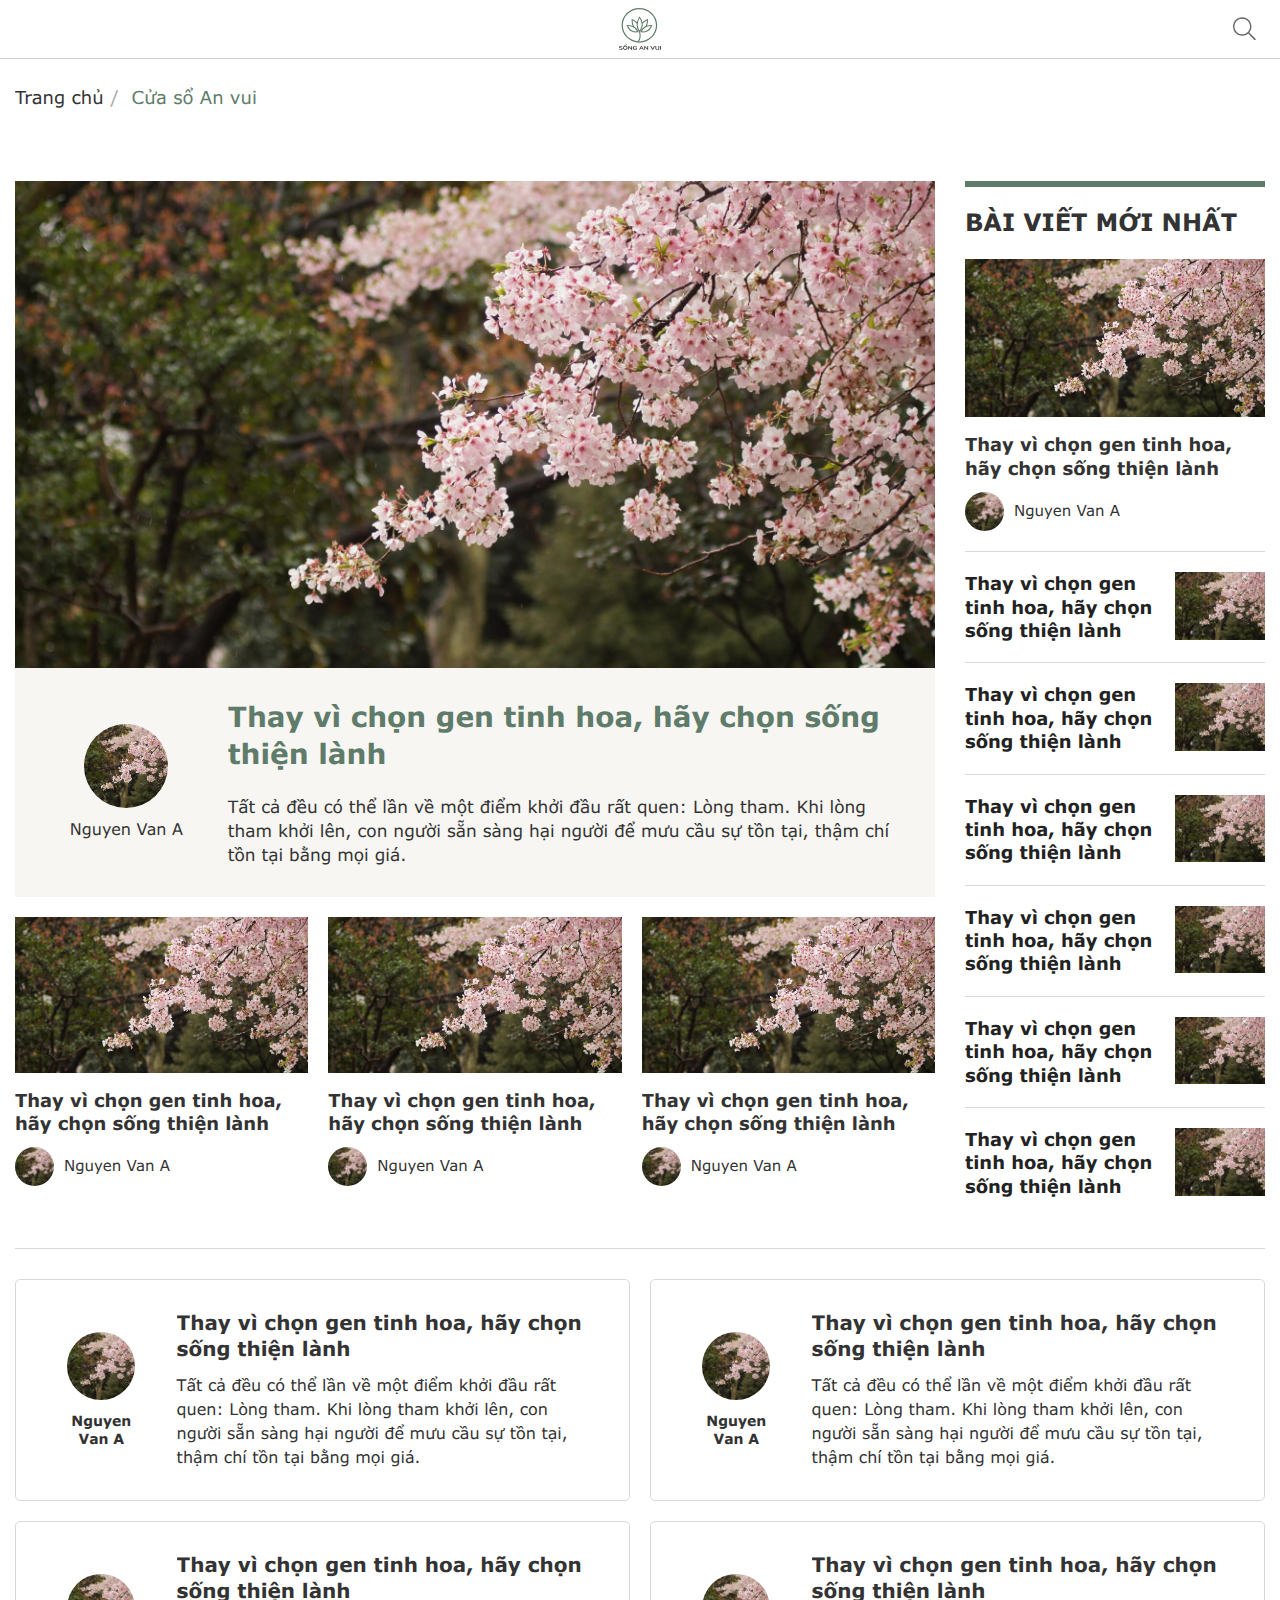
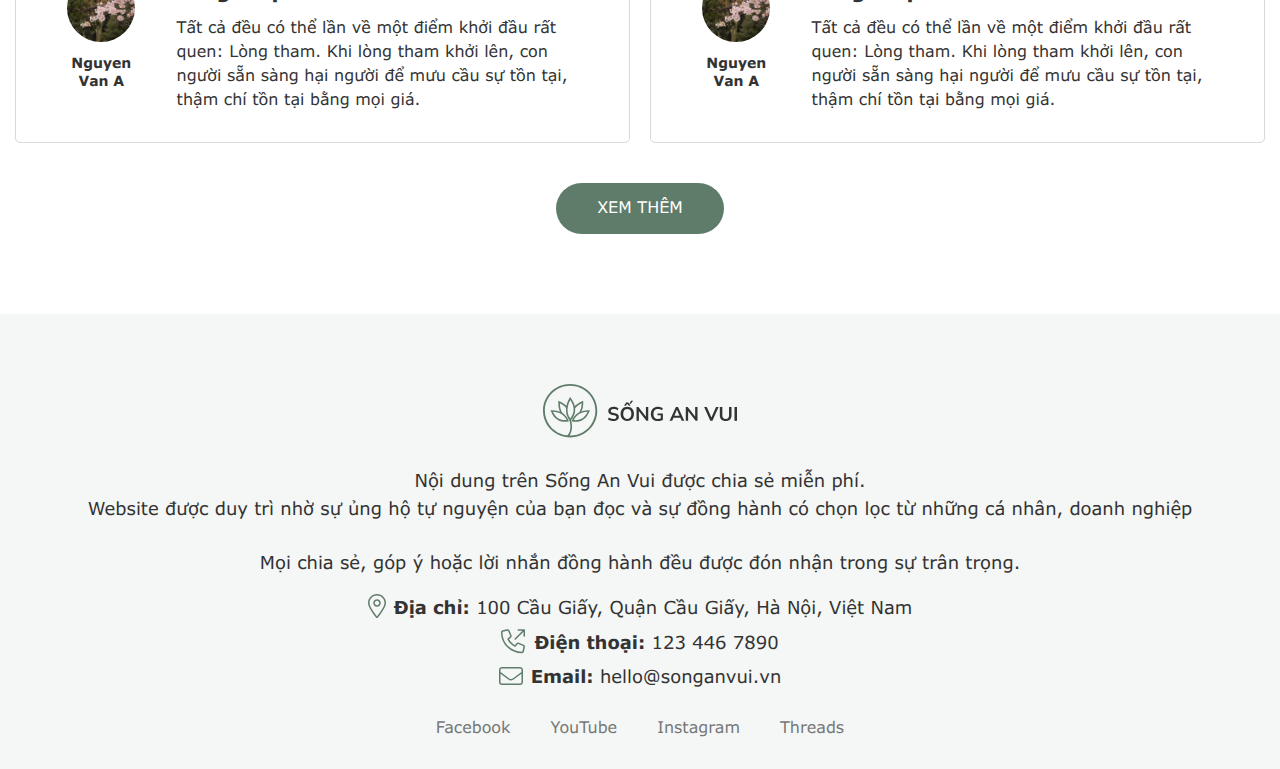
<file: cate.html>
<!DOCTYPE html>
<html lang="vi">
    <head>
        <meta charset="UTF-8" />
        <meta http-equiv="X-UA-Compatible" content="IE=edge" />
        <meta name="viewport" content="width=device-width, initial-scale=1.0" />
        <!-- favicon -->
        
        <!-- end favicon -->
        <title>Kênh truyền thông sống An Vui và Hạnh Phúc</title>
        <!-- font -->
        <link rel="preconnect" href="https://fonts.googleapis.com">
        <link rel="preconnect" href="https://fonts.gstatic.com" crossorigin>
        <link href="https://fonts.googleapis.com/css2?family=Nunito+Sans:ital,opsz,wght@0,6..12,200..1000;1,6..12,200..1000&display=swap" rel="stylesheet">
        <!-- end font -->
        <link rel="stylesheet" href="./lib/swiper/swiper-bundle.min.css" />
        <!-- <link rel="stylesheet" href="./lib/fancybox/jquery.fancybox.min.css" /> -->
        <link rel="stylesheet" href="./css/style.css" />
        <script src="./lib/jquery/jquery-3.7.1.min.js"></script>
    </head>

    <body>
        
        <!-- header -->
        <header id="header" class="header relative z-50 js__stickyHeader border-b-d1">
            <!-- pc -->
            <div class="d-3xl-block d-xl-none">
                <div class="header-desk relative z-20 w-wrapper">
                    <div class="header-desk__container w-1280 d-3xl-flex items-center justify-between py-24">
                        <!-- left -->
                        <div class="header-desk__left flex-0">
                            <a href="#" class="header-desk__logo d-3xl-flex items-center">
                                <img src="./images/svg/logo-2.svg" alt="Logo Sống An Vui" loading="lazy">
                            </a>
                        </div>
                        <!-- end left -->
                        <!-- right -->
                        <div class="header-desk__right flex-1 pl-20 d-3xl-flex items-center justify-between">
                            <!-- menu -->
                            <div class="menu d-3xl-flex items-center justify-end flex-1 text-gray-33">
                                <!-- item -->
                                <div class="menu-item px-12 relative active">
                                    <!-- heading -->
                                    <div class="menu-heading d-3xl-flex items-center">
                                        <a href="#" class="menu-heading__text fs-18">Giới thiệu</a>
                                    </div>
                                    <!-- end heading -->
                                </div>
                                <!-- end item -->
                                <!-- item -->
                                <div class="menu-item px-12 relative">
                                    <!-- heading -->
                                    <div class="menu-heading d-3xl-flex items-center">
                                        <a href="#" class="menu-heading__text flex-1 fs-18 pr-4">Cửa sổ An Vui</a>
                                        <div class="menu-heading__icon flex-0 icon-10">
                                            <img src="./images/svg/arrow-down-gray.svg" alt="">
                                        </div>
                                    </div>
                                    <!-- end heading -->

                                    <!-- container -->
                                    <div class="menu-container absolute scroll">
                                        <ul class="menu-block__dropdown">
                                            <!-- item -->
                                            <li class="dropdown-item js__dropdownItem">
                                                <a href="#" class="dropdown-link flex-1 fs-16">Giới thiệu về tổ chức</a>
                                            </li>
                                            <!-- end item -->
                                            <!-- item -->
                                            <li class="dropdown-item js__dropdownItem">
                                                <a href="#" class="dropdown-link flex-1 fs-16">Cơ cấu tổ chức và Ban Chấp hành</a>
                                            </li>
                                            <!-- end item -->
                                            
                                        </ul>
                                    </div>
                                    <!-- end container -->
                                </div>
                                <!-- end item -->
                                <!-- item -->
                                <div class="menu-item px-12 relative">
                                    <!-- heading -->
                                    <div class="menu-heading d-3xl-flex items-center">
                                        <a href="#" class="menu-heading__text flex-1 fs-18 pr-4">Hiểu về khổ đau</a>
                                        <div class="menu-heading__icon flex-0 icon-10">
                                            <img src="./images/svg/arrow-down-gray.svg" alt="">
                                        </div>
                                    </div>
                                    <!-- end heading -->

                                    <!-- container -->
                                    <div class="menu-container absolute scroll">
                                        <ul class="menu-block__dropdown">
                                            <!-- item -->
                                            <li class="dropdown-item js__dropdownItem">
                                                <a href="#" class="dropdown-link flex-1 fs-16">Giới thiệu về tổ chức</a>
                                            </li>
                                            <!-- end item -->
                                            <!-- item -->
                                            <li class="dropdown-item js__dropdownItem">
                                                <a href="#" class="dropdown-link flex-1 fs-16">Cơ cấu tổ chức và Ban Chấp hành</a>
                                            </li>
                                            <!-- end item -->
                                            
                                        </ul>
                                    </div>
                                    <!-- end container -->
                                </div>
                                <!-- end item -->
                                <!-- item -->
                                <div class="menu-item px-12 relative">
                                    <!-- heading -->
                                    <div class="menu-heading d-3xl-flex items-center">
                                        <a href="#" class="menu-heading__text flex-1 fs-18 pr-4">Con đường chuyển hóa</a>
                                        <div class="menu-heading__icon flex-0 icon-10">
                                            <img src="./images/svg/arrow-down-gray.svg" alt="">
                                        </div>
                                    </div>
                                    <!-- end heading -->

                                    <!-- container -->
                                    <div class="menu-container absolute scroll">
                                        <ul class="menu-block__dropdown">
                                            <!-- item -->
                                            <li class="dropdown-item js__dropdownItem">
                                                <a href="#" class="dropdown-link flex-1 fs-16">Giới thiệu về tổ chức</a>
                                            </li>
                                            <!-- end item -->
                                            <!-- item -->
                                            <li class="dropdown-item js__dropdownItem">
                                                <a href="#" class="dropdown-link flex-1 fs-16">Cơ cấu tổ chức và Ban Chấp hành</a>
                                            </li>
                                            <!-- end item -->
                                            
                                        </ul>
                                    </div>
                                    <!-- end container -->
                                </div>
                                <!-- end item -->
                                <!-- item -->
                                <div class="menu-item px-12 relative">
                                    <!-- heading -->
                                    <div class="menu-heading d-3xl-flex items-center">
                                        <a href="#" class="menu-heading__text flex-1 fs-18 pr-4">Pháp luật và đời sống</a>
                                        <div class="menu-heading__icon flex-0 icon-10">
                                            <img src="./images/svg/arrow-down-gray.svg" alt="">
                                        </div>
                                    </div>
                                    <!-- end heading -->

                                    <!-- container -->
                                    <div class="menu-container absolute scroll">
                                        <ul class="menu-block__dropdown">
                                            <!-- item -->
                                            <li class="dropdown-item js__dropdownItem">
                                                <a href="#" class="dropdown-link flex-1 fs-16">Giới thiệu về tổ chức</a>
                                            </li>
                                            <!-- end item -->
                                            <!-- item -->
                                            <li class="dropdown-item js__dropdownItem">
                                                <a href="#" class="dropdown-link flex-1 fs-16">Cơ cấu tổ chức và Ban Chấp hành</a>
                                            </li>
                                            <!-- end item -->
                                            
                                        </ul>
                                    </div>
                                    <!-- end container -->
                                </div>
                                <!-- end item -->
                                <!-- item -->
                                <div class="menu-item px-12 relative">
                                    <!-- heading -->
                                    <div class="menu-heading d-3xl-flex items-center">
                                        <a href="#" class="menu-heading__text flex-1 fs-18 pr-4">Chia sẻ</a>
                                        <div class="menu-heading__icon flex-0 icon-10">
                                            <img src="./images/svg/arrow-down-gray.svg" alt="">
                                        </div>
                                    </div>
                                    <!-- end heading -->

                                    <!-- container -->
                                    <div class="menu-container absolute scroll">
                                        <ul class="menu-block__dropdown">
                                            <!-- item -->
                                            <li class="dropdown-item js__dropdownItem">
                                                <a href="#" class="dropdown-link flex-1 fs-16">Giới thiệu về tổ chức</a>
                                            </li>
                                            <!-- end item -->
                                            <!-- item -->
                                            <li class="dropdown-item js__dropdownItem">
                                                <a href="#" class="dropdown-link flex-1 fs-16">Cơ cấu tổ chức và Ban Chấp hành</a>
                                            </li>
                                            <!-- end item -->
                                            
                                        </ul>
                                    </div>
                                    <!-- end container -->
                                </div>
                                <!-- end item -->
                               
                            </div>
                            <!-- end menu -->
                            <!-- search -->
                            <div class="action-item serach-pc js__searchPc flex-0 ml-40">
                                <!-- icon -->
                                <div class="action-item__event serach-pc__event js__searchPcIcon d-3xl-flex items-center pointer">
                                    <div class="action-item__icon serach-pc__icon flex-0 mr-8 icon-16">
                                        <img src="./images/svg/search-gray.svg" alt="">
                                    </div>
                                </div>
                                <!-- end icon -->
                                <!-- form -->
                                <div class="serach-pc__form js__formSearchPc">
                                    <form action="" class="relative">
                                        <div class="d-3xl-flex items-center w-full">
                                            <input type="text" class="search-input fs-16 w-full h-full js__focusSearchPc" placeholder="Search...">
                                            <button class="search-btn">
                                                <img src="./images/svg/search-w.svg" alt="">
                                            </button>
                                        </div>
                                    </form>
                                </div>
                                <!-- end form -->
                            </div>
                            <!-- end search -->
                        </div>
                        <!-- end right -->
                    </div>

                </div>
            </div>
            <!-- end pc -->
             
            <!-- mb -->
            <div class="d-3xl-none d-xl-block">
                <div class="header-mb w-wrapper relative z-10">
                    <!-- top -->
                    <div class="header-mb-top py-8">
                        <div class="header-mb-top__container w-1280 d-3xl-flex items-center">
                            <!-- left -->
                            <div class="header-mb-top__left flex-1">
                                <div class="icon-bar js__clickShowMenuMb p-10">
                                    <img src="./images/svg/bar-w.svg" alt="" loading="lazy">
                                </div>
                                <div class="sub-menu-mb js__subMenuMb">
                                    <div class="sub-menu-mb__close js__closeSubMenuMb d-3xl-flex items-center">
                                        <img src="./images/svg/close-w.svg" alt="" loading="lazy">
                                    </div>
                                    <div class="sub-menu-mb__container px-15 pb-15 scroll">
                                        <ul class="sub-menu-mb__list js__subMenuMbContainer">

                                            <!-- item -->
                                            <li class="sub-menu-mb__item js__subMenuMbItem">
                                                <!-- heading -->
                                                <div class="sub-menu-mb__heading d-3xl-flex items-center justify-between">
                                                    <a href="#" class="link d-3xl-flex items-center flex-1">
                                                        
                                                        <p class="flex-1 text fw-700 fs-15 px-10 text-uppercase">Giới thiệu</p>
                                                    </a>
                                                    <div class="flex-0 arrow-icon js__showSubMenuMbItem">
                                                        <img src="./images/svg/arrow-down-gray.svg" alt="">
                                                    </div>
                                                </div>
                                                <!-- end heading -->

                                                <!-- dropwdown -->
                                                <div class="sub-menu-mb__dropdown js__subMenuMbDropdown">
                                                    <!-- heading -->
                                                    <div class="sub-menu-mb__dropdown-heading d-3xl-flex items-center justify-between">
                                                        <a href="#" class="link d-3xl-flex items-center flex-1">
                                                            Tầm nhìn và sứ mệnh
                                                        </a>
                                                        <div class="flex-0 arrow-icon js__showSubMenuMbDropdown">
                                                            <img src="./images/svg/arrow-down-gray.svg" alt="">
                                                        </div>
                                                    </div>
                                                    <!-- end heading -->

                                                    <!-- dropdown children -->
                                                    <ul class="sub-menu-mb__dropdownChildren">
                                                        <!-- item -->
                                                        <li class="sub-menu-mb__dropdownChildren-item">
                                                            <a href="#" class="sub-menu-mb__dropdownChildren-link">
                                                                Tư vấn pháp lý cho doanh nghiệp
                                                            </a>
                                                        </li>
                                                        <!-- end item -->
                                                        <!-- item -->
                                                        <li class="sub-menu-mb__dropdownChildren-item">
                                                            <a href="#" class="sub-menu-mb__dropdownChildren-link">
                                                                Soạn thảo & rà soát hợp đồng
                                                            </a>
                                                        </li>
                                                        <!-- end item -->
                                                        <!-- item -->
                                                        <li class="sub-menu-mb__dropdownChildren-item">
                                                            <a href="#" class="sub-menu-mb__dropdownChildren-link">
                                                                Giải quyết tranh chấp thương mại
                                                            </a>
                                                        </li>
                                                        <!-- end item -->
                                                    </ul>
                                                    <!-- end dropdown children -->
                                                </div>
                                                <!-- end dropwdown -->

                                                <!-- dropwdown -->
                                                <div class="sub-menu-mb__dropdown js__subMenuMbDropdown">
                                                    <!-- heading -->
                                                    <div class="sub-menu-mb__dropdown-heading d-3xl-flex items-center justify-between">
                                                        <a href="#" class="link d-3xl-flex items-center flex-1">
                                                            Tầm nhìn và sứ mệnh
                                                        </a>
                                                        <div class="flex-0 arrow-icon js__showSubMenuMbDropdown">
                                                            <img src="./images/svg/arrow-down-gray.svg" alt="">
                                                        </div>
                                                    </div>
                                                    <!-- end heading -->

                                                    <!-- dropdown children -->
                                                    <ul class="sub-menu-mb__dropdownChildren">
                                                        <!-- item -->
                                                        <li class="sub-menu-mb__dropdownChildren-item">
                                                            <a href="#" class="sub-menu-mb__dropdownChildren-link">
                                                                Tư vấn pháp lý cho doanh nghiệp
                                                            </a>
                                                        </li>
                                                        <!-- end item -->
                                                        <!-- item -->
                                                        <li class="sub-menu-mb__dropdownChildren-item">
                                                            <a href="#" class="sub-menu-mb__dropdownChildren-link">
                                                                Soạn thảo & rà soát hợp đồng
                                                            </a>
                                                        </li>
                                                        <!-- end item -->
                                                        <!-- item -->
                                                        <li class="sub-menu-mb__dropdownChildren-item">
                                                            <a href="#" class="sub-menu-mb__dropdownChildren-link">
                                                                Giải quyết tranh chấp thương mại
                                                            </a>
                                                        </li>
                                                        <!-- end item -->
                                                    </ul>
                                                    <!-- end dropdown children -->
                                                </div>
                                                <!-- end dropwdown -->

                                                <!-- dropwdown -->
                                                <div class="sub-menu-mb__dropdown js__subMenuMbDropdown">
                                                    <!-- heading -->
                                                    <div class="sub-menu-mb__dropdown-heading d-3xl-flex items-center justify-between">
                                                        <a href="#" class="link d-3xl-flex items-center flex-1">
                                                            Tầm nhìn và sứ mệnh
                                                        </a>
                                                        <div class="flex-0 arrow-icon js__showSubMenuMbDropdown">
                                                            <img src="./images/svg/arrow-down-gray.svg" alt="">
                                                        </div>
                                                    </div>
                                                    <!-- end heading -->

                                                    <!-- dropdown children -->
                                                    <ul class="sub-menu-mb__dropdownChildren">
                                                        <!-- item -->
                                                        <li class="sub-menu-mb__dropdownChildren-item">
                                                            <a href="#" class="sub-menu-mb__dropdownChildren-link">
                                                                Tư vấn pháp lý cho doanh nghiệp
                                                            </a>
                                                        </li>
                                                        <!-- end item -->
                                                        <!-- item -->
                                                        <li class="sub-menu-mb__dropdownChildren-item">
                                                            <a href="#" class="sub-menu-mb__dropdownChildren-link">
                                                                Soạn thảo & rà soát hợp đồng
                                                            </a>
                                                        </li>
                                                        <!-- end item -->
                                                        <!-- item -->
                                                        <li class="sub-menu-mb__dropdownChildren-item">
                                                            <a href="#" class="sub-menu-mb__dropdownChildren-link">
                                                                Giải quyết tranh chấp thương mại
                                                            </a>
                                                        </li>
                                                        <!-- end item -->
                                                    </ul>
                                                    <!-- end dropdown children -->
                                                </div>
                                                <!-- end dropwdown -->

                                                
                                                 
                                            </li>
                                            <!-- end item -->

                                            <!-- item -->
                                            <li class="sub-menu-mb__item js__subMenuMbItem">
                                                <!-- heading -->
                                                <div class="sub-menu-mb__heading d-3xl-flex items-center justify-between">
                                                    <a href="#" class="link d-3xl-flex items-center flex-1">
                                                        
                                                        <p class="flex-1 text fw-700 fs-15 px-10 text-uppercase">Giới thiệu</p>
                                                    </a>
                                                    <div class="flex-0 arrow-icon js__showSubMenuMbItem">
                                                        <img src="./images/svg/arrow-down-gray.svg" alt="">
                                                    </div>
                                                </div>
                                                <!-- end heading -->

                                                <!-- dropwdown -->
                                                <div class="sub-menu-mb__dropdown js__subMenuMbDropdown">
                                                    <!-- heading -->
                                                    <div class="sub-menu-mb__dropdown-heading d-3xl-flex items-center justify-between">
                                                        <a href="#" class="link d-3xl-flex items-center flex-1">
                                                            Tầm nhìn và sứ mệnh
                                                        </a>
                                                        <div class="flex-0 arrow-icon js__showSubMenuMbDropdown">
                                                            <img src="./images/svg/arrow-down-gray.svg" alt="">
                                                        </div>
                                                    </div>
                                                    <!-- end heading -->

                                                    <!-- dropdown children -->
                                                    <ul class="sub-menu-mb__dropdownChildren">
                                                        <!-- item -->
                                                        <li class="sub-menu-mb__dropdownChildren-item">
                                                            <a href="#" class="sub-menu-mb__dropdownChildren-link">
                                                                Tư vấn pháp lý cho doanh nghiệp
                                                            </a>
                                                        </li>
                                                        <!-- end item -->
                                                        <!-- item -->
                                                        <li class="sub-menu-mb__dropdownChildren-item">
                                                            <a href="#" class="sub-menu-mb__dropdownChildren-link">
                                                                Soạn thảo & rà soát hợp đồng
                                                            </a>
                                                        </li>
                                                        <!-- end item -->
                                                        <!-- item -->
                                                        <li class="sub-menu-mb__dropdownChildren-item">
                                                            <a href="#" class="sub-menu-mb__dropdownChildren-link">
                                                                Giải quyết tranh chấp thương mại
                                                            </a>
                                                        </li>
                                                        <!-- end item -->
                                                    </ul>
                                                    <!-- end dropdown children -->
                                                </div>
                                                <!-- end dropwdown -->

                                                <!-- dropwdown -->
                                                <div class="sub-menu-mb__dropdown js__subMenuMbDropdown">
                                                    <!-- heading -->
                                                    <div class="sub-menu-mb__dropdown-heading d-3xl-flex items-center justify-between">
                                                        <a href="#" class="link d-3xl-flex items-center flex-1">
                                                            Tầm nhìn và sứ mệnh
                                                        </a>
                                                        <div class="flex-0 arrow-icon js__showSubMenuMbDropdown">
                                                            <img src="./images/svg/arrow-down-gray.svg" alt="">
                                                        </div>
                                                    </div>
                                                    <!-- end heading -->

                                                    <!-- dropdown children -->
                                                    <ul class="sub-menu-mb__dropdownChildren">
                                                        <!-- item -->
                                                        <li class="sub-menu-mb__dropdownChildren-item">
                                                            <a href="#" class="sub-menu-mb__dropdownChildren-link">
                                                                Tư vấn pháp lý cho doanh nghiệp
                                                            </a>
                                                        </li>
                                                        <!-- end item -->
                                                        <!-- item -->
                                                        <li class="sub-menu-mb__dropdownChildren-item">
                                                            <a href="#" class="sub-menu-mb__dropdownChildren-link">
                                                                Soạn thảo & rà soát hợp đồng
                                                            </a>
                                                        </li>
                                                        <!-- end item -->
                                                        <!-- item -->
                                                        <li class="sub-menu-mb__dropdownChildren-item">
                                                            <a href="#" class="sub-menu-mb__dropdownChildren-link">
                                                                Giải quyết tranh chấp thương mại
                                                            </a>
                                                        </li>
                                                        <!-- end item -->
                                                    </ul>
                                                    <!-- end dropdown children -->
                                                </div>
                                                <!-- end dropwdown -->

                                                <!-- dropwdown -->
                                                <div class="sub-menu-mb__dropdown js__subMenuMbDropdown">
                                                    <!-- heading -->
                                                    <div class="sub-menu-mb__dropdown-heading d-3xl-flex items-center justify-between">
                                                        <a href="#" class="link d-3xl-flex items-center flex-1">
                                                            Tầm nhìn và sứ mệnh
                                                        </a>
                                                        <div class="flex-0 arrow-icon js__showSubMenuMbDropdown">
                                                            <img src="./images/svg/arrow-down-gray.svg" alt="">
                                                        </div>
                                                    </div>
                                                    <!-- end heading -->

                                                    <!-- dropdown children -->
                                                    <ul class="sub-menu-mb__dropdownChildren">
                                                        <!-- item -->
                                                        <li class="sub-menu-mb__dropdownChildren-item">
                                                            <a href="#" class="sub-menu-mb__dropdownChildren-link">
                                                                Tư vấn pháp lý cho doanh nghiệp
                                                            </a>
                                                        </li>
                                                        <!-- end item -->
                                                        <!-- item -->
                                                        <li class="sub-menu-mb__dropdownChildren-item">
                                                            <a href="#" class="sub-menu-mb__dropdownChildren-link">
                                                                Soạn thảo & rà soát hợp đồng
                                                            </a>
                                                        </li>
                                                        <!-- end item -->
                                                        <!-- item -->
                                                        <li class="sub-menu-mb__dropdownChildren-item">
                                                            <a href="#" class="sub-menu-mb__dropdownChildren-link">
                                                                Giải quyết tranh chấp thương mại
                                                            </a>
                                                        </li>
                                                        <!-- end item -->
                                                    </ul>
                                                    <!-- end dropdown children -->
                                                </div>
                                                <!-- end dropwdown -->

                                                
                                                 
                                            </li>
                                            <!-- end item -->

                                            <!-- item -->
                                            <li class="sub-menu-mb__item js__subMenuMbItem">
                                                <!-- heading -->
                                                <div class="sub-menu-mb__heading d-3xl-flex items-center justify-between">
                                                    <a href="#" class="link d-3xl-flex items-center flex-1">
                                                        
                                                        <p class="flex-1 text fw-700 fs-15 px-10 text-uppercase">Giới thiệu</p>
                                                    </a>
                                                    <div class="flex-0 arrow-icon js__showSubMenuMbItem">
                                                        <img src="./images/svg/arrow-down-gray.svg" alt="">
                                                    </div>
                                                </div>
                                                <!-- end heading -->

                                                <!-- dropwdown -->
                                                <div class="sub-menu-mb__dropdown js__subMenuMbDropdown">
                                                    <!-- heading -->
                                                    <div class="sub-menu-mb__dropdown-heading d-3xl-flex items-center justify-between">
                                                        <a href="#" class="link d-3xl-flex items-center flex-1">
                                                            Tầm nhìn và sứ mệnh
                                                        </a>
                                                        <div class="flex-0 arrow-icon js__showSubMenuMbDropdown">
                                                            <img src="./images/svg/arrow-down-gray.svg" alt="">
                                                        </div>
                                                    </div>
                                                    <!-- end heading -->

                                                    <!-- dropdown children -->
                                                    <ul class="sub-menu-mb__dropdownChildren">
                                                        <!-- item -->
                                                        <li class="sub-menu-mb__dropdownChildren-item">
                                                            <a href="#" class="sub-menu-mb__dropdownChildren-link">
                                                                Tư vấn pháp lý cho doanh nghiệp
                                                            </a>
                                                        </li>
                                                        <!-- end item -->
                                                        <!-- item -->
                                                        <li class="sub-menu-mb__dropdownChildren-item">
                                                            <a href="#" class="sub-menu-mb__dropdownChildren-link">
                                                                Soạn thảo & rà soát hợp đồng
                                                            </a>
                                                        </li>
                                                        <!-- end item -->
                                                        <!-- item -->
                                                        <li class="sub-menu-mb__dropdownChildren-item">
                                                            <a href="#" class="sub-menu-mb__dropdownChildren-link">
                                                                Giải quyết tranh chấp thương mại
                                                            </a>
                                                        </li>
                                                        <!-- end item -->
                                                    </ul>
                                                    <!-- end dropdown children -->
                                                </div>
                                                <!-- end dropwdown -->

                                                <!-- dropwdown -->
                                                <div class="sub-menu-mb__dropdown js__subMenuMbDropdown">
                                                    <!-- heading -->
                                                    <div class="sub-menu-mb__dropdown-heading d-3xl-flex items-center justify-between">
                                                        <a href="#" class="link d-3xl-flex items-center flex-1">
                                                            Tầm nhìn và sứ mệnh
                                                        </a>
                                                        <div class="flex-0 arrow-icon js__showSubMenuMbDropdown">
                                                            <img src="./images/svg/arrow-down-gray.svg" alt="">
                                                        </div>
                                                    </div>
                                                    <!-- end heading -->

                                                    <!-- dropdown children -->
                                                    <ul class="sub-menu-mb__dropdownChildren">
                                                        <!-- item -->
                                                        <li class="sub-menu-mb__dropdownChildren-item">
                                                            <a href="#" class="sub-menu-mb__dropdownChildren-link">
                                                                Tư vấn pháp lý cho doanh nghiệp
                                                            </a>
                                                        </li>
                                                        <!-- end item -->
                                                        <!-- item -->
                                                        <li class="sub-menu-mb__dropdownChildren-item">
                                                            <a href="#" class="sub-menu-mb__dropdownChildren-link">
                                                                Soạn thảo & rà soát hợp đồng
                                                            </a>
                                                        </li>
                                                        <!-- end item -->
                                                        <!-- item -->
                                                        <li class="sub-menu-mb__dropdownChildren-item">
                                                            <a href="#" class="sub-menu-mb__dropdownChildren-link">
                                                                Giải quyết tranh chấp thương mại
                                                            </a>
                                                        </li>
                                                        <!-- end item -->
                                                    </ul>
                                                    <!-- end dropdown children -->
                                                </div>
                                                <!-- end dropwdown -->

                                                <!-- dropwdown -->
                                                <div class="sub-menu-mb__dropdown js__subMenuMbDropdown">
                                                    <!-- heading -->
                                                    <div class="sub-menu-mb__dropdown-heading d-3xl-flex items-center justify-between">
                                                        <a href="#" class="link d-3xl-flex items-center flex-1">
                                                            Tầm nhìn và sứ mệnh
                                                        </a>
                                                        <div class="flex-0 arrow-icon js__showSubMenuMbDropdown">
                                                            <img src="./images/svg/arrow-down-gray.svg" alt="">
                                                        </div>
                                                    </div>
                                                    <!-- end heading -->

                                                    <!-- dropdown children -->
                                                    <ul class="sub-menu-mb__dropdownChildren">
                                                        <!-- item -->
                                                        <li class="sub-menu-mb__dropdownChildren-item">
                                                            <a href="#" class="sub-menu-mb__dropdownChildren-link">
                                                                Tư vấn pháp lý cho doanh nghiệp
                                                            </a>
                                                        </li>
                                                        <!-- end item -->
                                                        <!-- item -->
                                                        <li class="sub-menu-mb__dropdownChildren-item">
                                                            <a href="#" class="sub-menu-mb__dropdownChildren-link">
                                                                Soạn thảo & rà soát hợp đồng
                                                            </a>
                                                        </li>
                                                        <!-- end item -->
                                                        <!-- item -->
                                                        <li class="sub-menu-mb__dropdownChildren-item">
                                                            <a href="#" class="sub-menu-mb__dropdownChildren-link">
                                                                Giải quyết tranh chấp thương mại
                                                            </a>
                                                        </li>
                                                        <!-- end item -->
                                                    </ul>
                                                    <!-- end dropdown children -->
                                                </div>
                                                <!-- end dropwdown -->

                                                
                                                 
                                            </li>
                                            <!-- end item -->

                                            <!-- item -->
                                            <li class="sub-menu-mb__item js__subMenuMbItem">
                                                <!-- heading -->
                                                <div class="sub-menu-mb__heading d-3xl-flex items-center justify-between">
                                                    <a href="#" class="link d-3xl-flex items-center flex-1">
                                                        
                                                        <p class="flex-1 text fw-700 fs-15 px-10 text-uppercase">Giới thiệu</p>
                                                    </a>
                                                    <div class="flex-0 arrow-icon js__showSubMenuMbItem">
                                                        <img src="./images/svg/arrow-down-gray.svg" alt="">
                                                    </div>
                                                </div>
                                                <!-- end heading -->

                                                <!-- dropwdown -->
                                                <div class="sub-menu-mb__dropdown js__subMenuMbDropdown">
                                                    <!-- heading -->
                                                    <div class="sub-menu-mb__dropdown-heading d-3xl-flex items-center justify-between">
                                                        <a href="#" class="link d-3xl-flex items-center flex-1">
                                                            Tầm nhìn và sứ mệnh
                                                        </a>
                                                        <div class="flex-0 arrow-icon js__showSubMenuMbDropdown">
                                                            <img src="./images/svg/arrow-down-gray.svg" alt="">
                                                        </div>
                                                    </div>
                                                    <!-- end heading -->

                                                    <!-- dropdown children -->
                                                    <ul class="sub-menu-mb__dropdownChildren">
                                                        <!-- item -->
                                                        <li class="sub-menu-mb__dropdownChildren-item">
                                                            <a href="#" class="sub-menu-mb__dropdownChildren-link">
                                                                Tư vấn pháp lý cho doanh nghiệp
                                                            </a>
                                                        </li>
                                                        <!-- end item -->
                                                        <!-- item -->
                                                        <li class="sub-menu-mb__dropdownChildren-item">
                                                            <a href="#" class="sub-menu-mb__dropdownChildren-link">
                                                                Soạn thảo & rà soát hợp đồng
                                                            </a>
                                                        </li>
                                                        <!-- end item -->
                                                        <!-- item -->
                                                        <li class="sub-menu-mb__dropdownChildren-item">
                                                            <a href="#" class="sub-menu-mb__dropdownChildren-link">
                                                                Giải quyết tranh chấp thương mại
                                                            </a>
                                                        </li>
                                                        <!-- end item -->
                                                    </ul>
                                                    <!-- end dropdown children -->
                                                </div>
                                                <!-- end dropwdown -->

                                                <!-- dropwdown -->
                                                <div class="sub-menu-mb__dropdown js__subMenuMbDropdown">
                                                    <!-- heading -->
                                                    <div class="sub-menu-mb__dropdown-heading d-3xl-flex items-center justify-between">
                                                        <a href="#" class="link d-3xl-flex items-center flex-1">
                                                            Tầm nhìn và sứ mệnh
                                                        </a>
                                                        <div class="flex-0 arrow-icon js__showSubMenuMbDropdown">
                                                            <img src="./images/svg/arrow-down-gray.svg" alt="">
                                                        </div>
                                                    </div>
                                                    <!-- end heading -->

                                                    <!-- dropdown children -->
                                                    <ul class="sub-menu-mb__dropdownChildren">
                                                        <!-- item -->
                                                        <li class="sub-menu-mb__dropdownChildren-item">
                                                            <a href="#" class="sub-menu-mb__dropdownChildren-link">
                                                                Tư vấn pháp lý cho doanh nghiệp
                                                            </a>
                                                        </li>
                                                        <!-- end item -->
                                                        <!-- item -->
                                                        <li class="sub-menu-mb__dropdownChildren-item">
                                                            <a href="#" class="sub-menu-mb__dropdownChildren-link">
                                                                Soạn thảo & rà soát hợp đồng
                                                            </a>
                                                        </li>
                                                        <!-- end item -->
                                                        <!-- item -->
                                                        <li class="sub-menu-mb__dropdownChildren-item">
                                                            <a href="#" class="sub-menu-mb__dropdownChildren-link">
                                                                Giải quyết tranh chấp thương mại
                                                            </a>
                                                        </li>
                                                        <!-- end item -->
                                                    </ul>
                                                    <!-- end dropdown children -->
                                                </div>
                                                <!-- end dropwdown -->

                                                <!-- dropwdown -->
                                                <div class="sub-menu-mb__dropdown js__subMenuMbDropdown">
                                                    <!-- heading -->
                                                    <div class="sub-menu-mb__dropdown-heading d-3xl-flex items-center justify-between">
                                                        <a href="#" class="link d-3xl-flex items-center flex-1">
                                                            Tầm nhìn và sứ mệnh
                                                        </a>
                                                        <div class="flex-0 arrow-icon js__showSubMenuMbDropdown">
                                                            <img src="./images/svg/arrow-down-gray.svg" alt="">
                                                        </div>
                                                    </div>
                                                    <!-- end heading -->

                                                    <!-- dropdown children -->
                                                    <ul class="sub-menu-mb__dropdownChildren">
                                                        <!-- item -->
                                                        <li class="sub-menu-mb__dropdownChildren-item">
                                                            <a href="#" class="sub-menu-mb__dropdownChildren-link">
                                                                Tư vấn pháp lý cho doanh nghiệp
                                                            </a>
                                                        </li>
                                                        <!-- end item -->
                                                        <!-- item -->
                                                        <li class="sub-menu-mb__dropdownChildren-item">
                                                            <a href="#" class="sub-menu-mb__dropdownChildren-link">
                                                                Soạn thảo & rà soát hợp đồng
                                                            </a>
                                                        </li>
                                                        <!-- end item -->
                                                        <!-- item -->
                                                        <li class="sub-menu-mb__dropdownChildren-item">
                                                            <a href="#" class="sub-menu-mb__dropdownChildren-link">
                                                                Giải quyết tranh chấp thương mại
                                                            </a>
                                                        </li>
                                                        <!-- end item -->
                                                    </ul>
                                                    <!-- end dropdown children -->
                                                </div>
                                                <!-- end dropwdown -->

                                                
                                                 
                                            </li>
                                            <!-- end item -->

                                            <!-- item -->
                                            <li class="sub-menu-mb__item js__subMenuMbItem">
                                                <!-- heading -->
                                                <div class="sub-menu-mb__heading d-3xl-flex items-center justify-between">
                                                    <a href="#" class="link d-3xl-flex items-center flex-1">
                                                        
                                                        <p class="flex-1 text fw-700 fs-15 px-10 text-uppercase">Giới thiệu</p>
                                                    </a>
                                                    <div class="flex-0 arrow-icon js__showSubMenuMbItem">
                                                        <img src="./images/svg/arrow-down-gray.svg" alt="">
                                                    </div>
                                                </div>
                                                <!-- end heading -->

                                                <!-- dropwdown -->
                                                <div class="sub-menu-mb__dropdown js__subMenuMbDropdown">
                                                    <!-- heading -->
                                                    <div class="sub-menu-mb__dropdown-heading d-3xl-flex items-center justify-between">
                                                        <a href="#" class="link d-3xl-flex items-center flex-1">
                                                            Tầm nhìn và sứ mệnh
                                                        </a>
                                                        <div class="flex-0 arrow-icon js__showSubMenuMbDropdown">
                                                            <img src="./images/svg/arrow-down-gray.svg" alt="">
                                                        </div>
                                                    </div>
                                                    <!-- end heading -->

                                                    <!-- dropdown children -->
                                                    <ul class="sub-menu-mb__dropdownChildren">
                                                        <!-- item -->
                                                        <li class="sub-menu-mb__dropdownChildren-item">
                                                            <a href="#" class="sub-menu-mb__dropdownChildren-link">
                                                                Tư vấn pháp lý cho doanh nghiệp
                                                            </a>
                                                        </li>
                                                        <!-- end item -->
                                                        <!-- item -->
                                                        <li class="sub-menu-mb__dropdownChildren-item">
                                                            <a href="#" class="sub-menu-mb__dropdownChildren-link">
                                                                Soạn thảo & rà soát hợp đồng
                                                            </a>
                                                        </li>
                                                        <!-- end item -->
                                                        <!-- item -->
                                                        <li class="sub-menu-mb__dropdownChildren-item">
                                                            <a href="#" class="sub-menu-mb__dropdownChildren-link">
                                                                Giải quyết tranh chấp thương mại
                                                            </a>
                                                        </li>
                                                        <!-- end item -->
                                                    </ul>
                                                    <!-- end dropdown children -->
                                                </div>
                                                <!-- end dropwdown -->

                                                <!-- dropwdown -->
                                                <div class="sub-menu-mb__dropdown js__subMenuMbDropdown">
                                                    <!-- heading -->
                                                    <div class="sub-menu-mb__dropdown-heading d-3xl-flex items-center justify-between">
                                                        <a href="#" class="link d-3xl-flex items-center flex-1">
                                                            Tầm nhìn và sứ mệnh
                                                        </a>
                                                        <div class="flex-0 arrow-icon js__showSubMenuMbDropdown">
                                                            <img src="./images/svg/arrow-down-gray.svg" alt="">
                                                        </div>
                                                    </div>
                                                    <!-- end heading -->

                                                    <!-- dropdown children -->
                                                    <ul class="sub-menu-mb__dropdownChildren">
                                                        <!-- item -->
                                                        <li class="sub-menu-mb__dropdownChildren-item">
                                                            <a href="#" class="sub-menu-mb__dropdownChildren-link">
                                                                Tư vấn pháp lý cho doanh nghiệp
                                                            </a>
                                                        </li>
                                                        <!-- end item -->
                                                        <!-- item -->
                                                        <li class="sub-menu-mb__dropdownChildren-item">
                                                            <a href="#" class="sub-menu-mb__dropdownChildren-link">
                                                                Soạn thảo & rà soát hợp đồng
                                                            </a>
                                                        </li>
                                                        <!-- end item -->
                                                        <!-- item -->
                                                        <li class="sub-menu-mb__dropdownChildren-item">
                                                            <a href="#" class="sub-menu-mb__dropdownChildren-link">
                                                                Giải quyết tranh chấp thương mại
                                                            </a>
                                                        </li>
                                                        <!-- end item -->
                                                    </ul>
                                                    <!-- end dropdown children -->
                                                </div>
                                                <!-- end dropwdown -->

                                                <!-- dropwdown -->
                                                <div class="sub-menu-mb__dropdown js__subMenuMbDropdown">
                                                    <!-- heading -->
                                                    <div class="sub-menu-mb__dropdown-heading d-3xl-flex items-center justify-between">
                                                        <a href="#" class="link d-3xl-flex items-center flex-1">
                                                            Tầm nhìn và sứ mệnh
                                                        </a>
                                                        <div class="flex-0 arrow-icon js__showSubMenuMbDropdown">
                                                            <img src="./images/svg/arrow-down-gray.svg" alt="">
                                                        </div>
                                                    </div>
                                                    <!-- end heading -->

                                                    <!-- dropdown children -->
                                                    <ul class="sub-menu-mb__dropdownChildren">
                                                        <!-- item -->
                                                        <li class="sub-menu-mb__dropdownChildren-item">
                                                            <a href="#" class="sub-menu-mb__dropdownChildren-link">
                                                                Tư vấn pháp lý cho doanh nghiệp
                                                            </a>
                                                        </li>
                                                        <!-- end item -->
                                                        <!-- item -->
                                                        <li class="sub-menu-mb__dropdownChildren-item">
                                                            <a href="#" class="sub-menu-mb__dropdownChildren-link">
                                                                Soạn thảo & rà soát hợp đồng
                                                            </a>
                                                        </li>
                                                        <!-- end item -->
                                                        <!-- item -->
                                                        <li class="sub-menu-mb__dropdownChildren-item">
                                                            <a href="#" class="sub-menu-mb__dropdownChildren-link">
                                                                Giải quyết tranh chấp thương mại
                                                            </a>
                                                        </li>
                                                        <!-- end item -->
                                                    </ul>
                                                    <!-- end dropdown children -->
                                                </div>
                                                <!-- end dropwdown -->

                                                
                                                 
                                            </li>
                                            <!-- end item -->

                                           
                                        </ul>
                                    </div>
                                </div>
                            </div>
                            <!-- end left -->
                            <!-- center -->
                            <div class="header-mb-top__center flex-2 d-3xl-flex items-center justify-center">
                                <a href="#" class="logo">
                                    <img src="./images/svg/logo-3.svg" alt="" class="logo-img">
                                </a>
                            </div>
                            <!-- end center -->
                            <!-- right -->
                            <div class="header-mb-top__right flex-1 d-3xl-flex items-center justify-end">
                                <!-- search mb-->
                                <div class="search-mb">
                                    <div class="search-mb__icon js__searchMb">
                                        <img src="./images/svg/search-gray.svg" alt="">
                                    </div>
                                    <!-- form -->
                                    <div class="header-search-mb__form h-60 w-full js__formSearchMb shadow">
                                        <form action="" class="w-full h-full">
                                            <div class="relative w-full h-full">
                                                <input type="text" class="header-search-input w-full h-full p-8 fs-16 js__focusSearchMb" placeholder="Search...">
                                                <div class="header-search-btn absolute h-full d-3xl-flex items-center p-8 js__closeSearchMb icon-20">
                                                    <img src="./images/svg/close-green.svg" alt="">
                                                </div>
                                            </div>
                                        </form>
                                    </div>
                                    <!-- end form -->
                                </div>
                                <!-- end search mb-->
                            </div>
                            <!-- end right -->
                        </div>
                    </div>
                    <!-- end top -->
                    
                </div>
            </div>
            <!-- end mb -->

        </header>
        <!-- end header -->
        <!-- main -->
        <main id="main" class="main">
            
            <!-- breadcrumb -->
            <div class="breadcrumb w-wrapper over-hidden relative z-20">
                <div class="breadcrumb-container w-1280 d-3xl-flex items-center h-full w-full pt-12 fw-400">
                    <!-- item -->
                    <div class="breadcrumb-item fs-18 h-full d-3xl-flex items-center">
                        <a href="/" class="breadcrumb-link">Trang chủ</a>
                    </div>
                    <!-- end item -->
                    <!-- item -->
                    <div class="breadcrumb-item fs-18 h-full d-3xl-flex items-center">
                        <a href="#" class="breadcrumb-link">Cửa sổ An vui</a>
                    </div>
                    <!-- end item -->
                    
                </div>
            </div>
            <!-- end breadcrumb -->
            <!-- primary -->
            <section class="cate-primary relative z-20 w-wrapper over-hidden">
                <div class="cate-primary__container w-1280 w-md-500 relative pt-3xl-60 pb-30 py-md-30 border-b-d9">
                    <div class="cate-primary__content block-primary d-3xl-flex gap-30">
                        <!-- left -->
                        <div class="cate-primary__left block-primary__left">
                            <!-- large -->
                            <div class="article-large">
                                <!-- img -->
                                <div class="article-img over-hidden">
                                    <a href="#" class="ratio-17x9 scale-107">
                                        <img src="./images/2.jpg" alt="" class="">
                                    </a>
                                    
                                </div>
                                <!-- end img -->
                                <!-- content -->
                                <div class="article-content py-30 px-40 bg-gray-f7f6f2 d-3xl-flex items-center gap-30">
                                    <!-- author -->
                                    <div class="author-secondary d-3xl-flex flex-column items-center flex-0 w-17 w-md-full">
                                        <!-- img -->
                                        <div class="author-img flex-0">
                                            <a href="#" class="">
                                                <img src="./images/2.jpg" alt="">
                                            </a>
                                        </div>
                                        <!-- end img -->

                                        <!-- name -->
                                        <div class="author-name flex-1 fs-16 fw-500 mt-12 mt-md-0 text-center">
                                            <a href="#">Nguyen Van A</a>
                                        </div>
                                        <!-- end name -->
                                    </div>
                                    <!-- end author -->
                                    <!-- info -->
                                    <div class="article-info flex-1">
                                        <h1 class="article-title fs-28 fw-bold font-antiqua text-green-5f7">
                                            <a href="#" class="fix-text3">Thay vì chọn gen tinh hoa, hãy chọn sống thiện lành</a>
                                        </h1>
                                        <div class="article-des heading-des-primary fw-500 fs-18 mt-24">
                                            <p>Tất cả đều có thể lần về một điểm khởi đầu rất quen: Lòng tham. Khi lòng tham khởi lên, con người sẵn sàng hại người để mưu cầu sự tồn tại, thậm chí tồn tại bằng mọi giá.</p>
                                        </div>
                                    </div>
                                    <!-- end info -->
                                </div>
                                <!-- end content -->
                                
                            </div>
                            <!-- end large -->

                            <!-- smalls -->
                            <div class="article-smalls mt-20 d-3xl-grid col-3 gap-20">
                                <!-- aritlce -->
                                <div class="article">
                                    <!-- img -->
                                    <div class="article-img over-hidden">
                                        <a href="#" class="ratio-17x9 scale-107">
                                            <img src="./images/2.jpg" alt="" class="">
                                        </a>
                                        
                                    </div>
                                    <!-- end img -->
                                    <!-- content -->
                                    <div class="article-content mt-16 bg-white">
                                        <h3 class="article-title fs-18 fw-bold font-antiqua">
                                            <a href="#" class="fix-text3">Thay vì chọn gen tinh hoa, hãy chọn sống thiện lành</a>
                                        </h3>
                                        <div class="author-primary d-3xl-flex items-center mt-12">
                                            <!-- img -->
                                            <div class="author-img flex-0">
                                                <a href="#" class="">
                                                    <img src="./images/2.jpg" alt="">
                                                </a>
                                            </div>
                                            <!-- end img -->

                                            <!-- name -->
                                            <div class="author-name flex-1 pl-10 fs-15 fw-500">
                                                <a href="#">Nguyen Van A</a>
                                            </div>
                                            <!-- end name -->
                                        </div>
                                        
                                    </div>
                                    <!-- end content -->
                                </div>
                                <!-- end aritlce -->
                                <!-- aritlce -->
                                <div class="article">
                                    <!-- img -->
                                    <div class="article-img over-hidden">
                                        <a href="#" class="ratio-17x9 scale-107">
                                            <img src="./images/2.jpg" alt="" class="">
                                        </a>
                                        
                                    </div>
                                    <!-- end img -->
                                    <!-- content -->
                                    <div class="article-content mt-16 bg-white">
                                        <h3 class="article-title fs-18 fw-bold font-antiqua">
                                            <a href="#" class="fix-text3">Thay vì chọn gen tinh hoa, hãy chọn sống thiện lành</a>
                                        </h3>
                                        <div class="author-primary d-3xl-flex items-center mt-12">
                                            <!-- img -->
                                            <div class="author-img flex-0">
                                                <a href="#" class="">
                                                    <img src="./images/2.jpg" alt="">
                                                </a>
                                            </div>
                                            <!-- end img -->

                                            <!-- name -->
                                            <div class="author-name flex-1 pl-10 fs-15 fw-500">
                                                <a href="#">Nguyen Van A</a>
                                            </div>
                                            <!-- end name -->
                                        </div>
                                        
                                    </div>
                                    <!-- end content -->
                                </div>
                                <!-- end aritlce -->
                                <!-- aritlce -->
                                <div class="article">
                                    <!-- img -->
                                    <div class="article-img over-hidden">
                                        <a href="#" class="ratio-17x9 scale-107">
                                            <img src="./images/2.jpg" alt="" class="">
                                        </a>
                                        
                                    </div>
                                    <!-- end img -->
                                    <!-- content -->
                                    <div class="article-content mt-16 bg-white">
                                        <h3 class="article-title fs-18 fw-bold font-antiqua">
                                            <a href="#" class="fix-text3">Thay vì chọn gen tinh hoa, hãy chọn sống thiện lành</a>
                                        </h3>
                                        <div class="author-primary d-3xl-flex items-center mt-12">
                                            <!-- img -->
                                            <div class="author-img flex-0">
                                                <a href="#" class="">
                                                    <img src="./images/2.jpg" alt="">
                                                </a>
                                            </div>
                                            <!-- end img -->

                                            <!-- name -->
                                            <div class="author-name flex-1 pl-10 fs-15 fw-500">
                                                <a href="#">Nguyen Van A</a>
                                            </div>
                                            <!-- end name -->
                                        </div>
                                        
                                    </div>
                                    <!-- end content -->
                                </div>
                                <!-- end aritlce -->
                            </div>
                            <!-- end smalls -->
                        </div>
                        <!-- end left -->
                        <!-- right -->
                        <div class="cate-primary__right block-primary__right">
                            <!-- bai viet moi nhat -->
                            <div class="latest-articles">
                                <h2 class="heading-primary fs-24 fw-bold font-antiqua mb-20 text-uppercase">
                                    <span>Bài viết mới nhất</span>
                                </h2>
                                <!-- content -->
                                <div class="latest-articles__content">
                                    <!-- large -->
                                    <div class="article-large mb-20">
                                        <!-- img -->
                                        <div class="article-img over-hidden">
                                            <a href="#" class="ratio-17x9 scale-107">
                                                <img src="./images/2.jpg" alt="" class="">
                                            </a>
                                            
                                        </div>
                                        <!-- end img -->
                                        <!-- content -->
                                        <div class="article-content mt-16 bg-white">
                                            <h3 class="article-title fs-18 fw-bold font-antiqua">
                                                <a href="#" class="fix-text3">Thay vì chọn gen tinh hoa, hãy chọn sống thiện lành</a>
                                            </h3>
                                            <div class="author-primary d-3xl-flex items-center mt-12">
                                                <!-- img -->
                                                <div class="author-img flex-0">
                                                    <a href="#" class="">
                                                        <img src="./images/2.jpg" alt="">
                                                    </a>
                                                </div>
                                                <!-- end img -->

                                                <!-- name -->
                                                <div class="author-name flex-1 pl-10 fs-15 fw-500">
                                                    <a href="#">Nguyen Van A</a>
                                                </div>
                                                <!-- end name -->
                                            </div>
                                            
                                        </div>
                                        <!-- end content -->
                                    </div>
                                    <!-- end large -->
                                    <!-- smalls -->
                                    <div class="article-smalls">
                                        <!-- article -->
                                        <div class="article py-20 d-3xl-flex border-t-d9">
                                            <!-- content -->
                                            <div class="article-content bg-white flex-1 mr-12">
                                                <h3 class="article-title fs-18 fw-bold text-gray-22">
                                                    <a href="#" class="fix-text3">Thay vì chọn gen tinh hoa, hãy chọn sống thiện lành</a>
                                                </h3>
                                            </div>
                                            <!-- end content -->
                                            <!-- img -->
                                            <div class="article-img flex-0 w-30 over-hidden">
                                                <a href="#" class="ratio-4x3 scale-107">
                                                    <img src="./images/2.jpg" alt="" class="">
                                                </a>
                                                
                                            </div>
                                            <!-- end img -->
                                        </div>
                                        <!-- end article -->
                                        <!-- article -->
                                        <div class="article py-20 d-3xl-flex border-t-d9">
                                            <!-- content -->
                                            <div class="article-content bg-white flex-1 mr-12">
                                                <h3 class="article-title fs-18 fw-bold text-gray-22">
                                                    <a href="#" class="fix-text3">Thay vì chọn gen tinh hoa, hãy chọn sống thiện lành</a>
                                                </h3>
                                            </div>
                                            <!-- end content -->
                                            <!-- img -->
                                            <div class="article-img flex-0 w-30 over-hidden">
                                                <a href="#" class="ratio-4x3 scale-107">
                                                    <img src="./images/2.jpg" alt="" class="">
                                                </a>
                                                
                                            </div>
                                            <!-- end img -->
                                        </div>
                                        <!-- end article -->
                                        <!-- article -->
                                        <div class="article py-20 d-3xl-flex border-t-d9">
                                            <!-- content -->
                                            <div class="article-content bg-white flex-1 mr-12">
                                                <h3 class="article-title fs-18 fw-bold text-gray-22">
                                                    <a href="#" class="fix-text3">Thay vì chọn gen tinh hoa, hãy chọn sống thiện lành</a>
                                                </h3>
                                            </div>
                                            <!-- end content -->
                                            <!-- img -->
                                            <div class="article-img flex-0 w-30 over-hidden">
                                                <a href="#" class="ratio-4x3 scale-107">
                                                    <img src="./images/2.jpg" alt="" class="">
                                                </a>
                                                
                                            </div>
                                            <!-- end img -->
                                        </div>
                                        <!-- end article -->
                                        <!-- article -->
                                        <div class="article py-20 d-3xl-flex border-t-d9">
                                            <!-- content -->
                                            <div class="article-content bg-white flex-1 mr-12">
                                                <h3 class="article-title fs-18 fw-bold text-gray-22">
                                                    <a href="#" class="fix-text3">Thay vì chọn gen tinh hoa, hãy chọn sống thiện lành</a>
                                                </h3>
                                            </div>
                                            <!-- end content -->
                                            <!-- img -->
                                            <div class="article-img flex-0 w-30 over-hidden">
                                                <a href="#" class="ratio-4x3 scale-107">
                                                    <img src="./images/2.jpg" alt="" class="">
                                                </a>
                                                
                                            </div>
                                            <!-- end img -->
                                        </div>
                                        <!-- end article -->
                                        <!-- article -->
                                        <div class="article py-20 d-3xl-flex border-t-d9">
                                            <!-- content -->
                                            <div class="article-content bg-white flex-1 mr-12">
                                                <h3 class="article-title fs-18 fw-bold text-gray-22">
                                                    <a href="#" class="fix-text3">Thay vì chọn gen tinh hoa, hãy chọn sống thiện lành</a>
                                                </h3>
                                            </div>
                                            <!-- end content -->
                                            <!-- img -->
                                            <div class="article-img flex-0 w-30 over-hidden">
                                                <a href="#" class="ratio-4x3 scale-107">
                                                    <img src="./images/2.jpg" alt="" class="">
                                                </a>
                                                
                                            </div>
                                            <!-- end img -->
                                        </div>
                                        <!-- end article -->
                                        <!-- article -->
                                        <div class="article py-20 d-3xl-flex border-t-d9">
                                            <!-- content -->
                                            <div class="article-content bg-white flex-1 mr-12">
                                                <h3 class="article-title fs-18 fw-bold text-gray-22">
                                                    <a href="#" class="fix-text3">Thay vì chọn gen tinh hoa, hãy chọn sống thiện lành</a>
                                                </h3>
                                            </div>
                                            <!-- end content -->
                                            <!-- img -->
                                            <div class="article-img flex-0 w-30 over-hidden">
                                                <a href="#" class="ratio-4x3 scale-107">
                                                    <img src="./images/2.jpg" alt="" class="">
                                                </a>
                                                
                                            </div>
                                            <!-- end img -->
                                        </div>
                                        <!-- end article -->
                                    </div>
                                    <!-- end smalls -->
                                </div>
                                <!-- end content -->
                            </div>
                            <!-- end bai viet moi nhat -->
                        </div>
                        <!-- end right -->
                    </div>
                </div>
            </section>
            <!-- end primary -->

            <!-- secondary -->
            <section class="cate-secondary relative z-20 over-hidden w-wrapper bg-white">
                <div class="cate-secondary__container w-1280 w-md-500 relative pb-3xl-80 pb-30 py-md-30">
                    <div class="cate-secondary__content">
                        <!-- articles -->
                        <div class="articles d-3xl-grid col-2 d-md-block gap-20 mt-30">
                            <!-- article -->
                            <div class="article py-30 px-40 border-5 bg-white border-d9 mb-md-20">
                                <div class="article-content d-3xl-flex items-center gap-30">
                                    <!-- author -->
                                    <div class="author-tertiary d-3xl-flex flex-column items-center flex-0 w-17 w-md-full">
                                        <!-- img -->
                                        <div class="author-img flex-0">
                                            <a href="#" class="">
                                                <img src="./images/2.jpg" alt="">
                                            </a>
                                        </div>
                                        <!-- end img -->

                                        <!-- name -->
                                        <div class="author-name flex-1 text-center fs-14 fw-600 mt-12 mt-md-0">
                                            <a href="#">Nguyen Van A</a>
                                        </div>
                                        <!-- end name -->
                                    </div>
                                    <!-- end author -->
                                    <!-- info -->
                                    <div class="article-info flex-1">
                                        <h1 class="article-title fs-20 fw-bold font-antiqua">
                                            <a href="#" class="fix-text3">Thay vì chọn gen tinh hoa, hãy chọn sống thiện lành</a>
                                        </h1>
                                        <div class="article-des fw-500 fs-16 mt-12">
                                            <p>Tất cả đều có thể lần về một điểm khởi đầu rất quen: Lòng tham. Khi lòng tham khởi lên, con người sẵn sàng hại người để mưu cầu sự tồn tại, thậm chí tồn tại bằng mọi giá.</p>
                                        </div>
                                    </div>
                                    <!-- end info -->
                                </div>
                            </div>
                            <!-- end article -->
                            <!-- article -->
                            <div class="article py-30 px-40 border-5 bg-white border-d9 mb-md-20">
                                <div class="article-content d-3xl-flex items-center gap-30">
                                    <!-- author -->
                                    <div class="author-tertiary d-3xl-flex flex-column items-center flex-0 w-17 w-md-full">
                                        <!-- img -->
                                        <div class="author-img flex-0">
                                            <a href="#" class="">
                                                <img src="./images/2.jpg" alt="">
                                            </a>
                                        </div>
                                        <!-- end img -->

                                        <!-- name -->
                                        <div class="author-name flex-1 text-center fs-14 fw-600 mt-12 mt-md-0">
                                            <a href="#">Nguyen Van A</a>
                                        </div>
                                        <!-- end name -->
                                    </div>
                                    <!-- end author -->
                                    <!-- info -->
                                    <div class="article-info flex-1">
                                        <h1 class="article-title fs-20 fw-bold font-antiqua">
                                            <a href="#" class="fix-text3">Thay vì chọn gen tinh hoa, hãy chọn sống thiện lành</a>
                                        </h1>
                                        <div class="article-des fw-500 fs-16 mt-12">
                                            <p>Tất cả đều có thể lần về một điểm khởi đầu rất quen: Lòng tham. Khi lòng tham khởi lên, con người sẵn sàng hại người để mưu cầu sự tồn tại, thậm chí tồn tại bằng mọi giá.</p>
                                        </div>
                                    </div>
                                    <!-- end info -->
                                </div>
                            </div>
                            <!-- end article -->
                            <!-- article -->
                            <div class="article py-30 px-40 border-5 bg-white border-d9 mb-md-20">
                                <div class="article-content d-3xl-flex items-center gap-30">
                                    <!-- author -->
                                    <div class="author-tertiary d-3xl-flex flex-column items-center flex-0 w-17 w-md-full">
                                        <!-- img -->
                                        <div class="author-img flex-0">
                                            <a href="#" class="">
                                                <img src="./images/2.jpg" alt="">
                                            </a>
                                        </div>
                                        <!-- end img -->

                                        <!-- name -->
                                        <div class="author-name flex-1 text-center fs-14 fw-600 mt-12 mt-md-0">
                                            <a href="#">Nguyen Van A</a>
                                        </div>
                                        <!-- end name -->
                                    </div>
                                    <!-- end author -->
                                    <!-- info -->
                                    <div class="article-info flex-1">
                                        <h1 class="article-title fs-20 fw-bold font-antiqua">
                                            <a href="#" class="fix-text3">Thay vì chọn gen tinh hoa, hãy chọn sống thiện lành</a>
                                        </h1>
                                        <div class="article-des fw-500 fs-16 mt-12">
                                            <p>Tất cả đều có thể lần về một điểm khởi đầu rất quen: Lòng tham. Khi lòng tham khởi lên, con người sẵn sàng hại người để mưu cầu sự tồn tại, thậm chí tồn tại bằng mọi giá.</p>
                                        </div>
                                    </div>
                                    <!-- end info -->
                                </div>
                            </div>
                            <!-- end article -->
                            <!-- article -->
                            <div class="article py-30 px-40 border-5 bg-white border-d9 mb-md-20">
                                <div class="article-content d-3xl-flex items-center gap-30">
                                    <!-- author -->
                                    <div class="author-tertiary d-3xl-flex flex-column items-center flex-0 w-17 w-md-full">
                                        <!-- img -->
                                        <div class="author-img flex-0">
                                            <a href="#" class="">
                                                <img src="./images/2.jpg" alt="">
                                            </a>
                                        </div>
                                        <!-- end img -->

                                        <!-- name -->
                                        <div class="author-name flex-1 text-center fs-14 fw-600 mt-12 mt-md-0">
                                            <a href="#">Nguyen Van A</a>
                                        </div>
                                        <!-- end name -->
                                    </div>
                                    <!-- end author -->
                                    <!-- info -->
                                    <div class="article-info flex-1">
                                        <h1 class="article-title fs-20 fw-bold font-antiqua">
                                            <a href="#" class="fix-text3">Thay vì chọn gen tinh hoa, hãy chọn sống thiện lành</a>
                                        </h1>
                                        <div class="article-des fw-500 fs-16 mt-12">
                                            <p>Tất cả đều có thể lần về một điểm khởi đầu rất quen: Lòng tham. Khi lòng tham khởi lên, con người sẵn sàng hại người để mưu cầu sự tồn tại, thậm chí tồn tại bằng mọi giá.</p>
                                        </div>
                                    </div>
                                    <!-- end info -->
                                </div>
                            </div>
                            <!-- end article -->
                        </div>
                        <!-- end articles -->

                        <!-- see more -->
                        <div class="see-more mt-40 d-3xl-flex items-center justify-center">
                            <a href="#" class="btn text-uppercase">Xem thêm</a>
                        </div>
                        <!-- end see more -->
                    </div>
                </div>
            </section>
            <!-- end secondary -->

            


        </main>
        <!-- end main -->
        <!-- footer -->
        <footer id="footer" class="footer bg-gray-f4f7f5 relative z-10 over-hidden">
            <!-- back top -->
            <div id="back-top">
                <img src="./images/svg/arrow-top-w.svg" alt="">
            </div>
            <!-- end back top -->

            
            <!-- footer primary -->
            <section class="footer-primary relative z-20 over-hidden w-wrapper">
                <div class="footer-primary__container w-1280 pt-3xl-70 pb-30 py-md-40">
                   <!-- logo -->
                    <div class="footer-primary__logo text-center d-3xl-flex items-center justify-center">
                        <a href="#" class="logo">
                            <img src="./images/svg/logo-2.svg" alt="" class="logo-img">
                        </a>
                    </div>
                   <!-- end logo -->

                   <div class="footer-primary__text mt-30 text-center fs-18">
                        <p>Nội dung trên Sống An Vui được chia sẻ miễn phí.</p>
                        
                   </div>
                   <div class="footer-primary__text mt-4 text-center fs-18">
                        <p>Website được duy trì nhờ sự ủng hộ tự nguyện của bạn đọc và sự đồng hành có chọn lọc từ những cá nhân, doanh nghiệp</p>
                   </div>
                   <div class="footer-primary__text mt-30 text-center fs-18">
                        <p>Mọi chia sẻ, góp ý hoặc lời nhắn đồng hành đều được đón nhận trong sự trân trọng.</p>
                   </div>
                   <div class="footer-primary__contact mt-20">
                        <!-- item -->
                        <div class="contact-item d-3xl-flex items-center justify-center mb-10">
                            <div class="contact-img flex-0 mr-8">
                                <img src="./images/svg/location-green.svg" alt="">
                            </div>
                            <div class="contact-text fs-18">
                                <p><strong>Địa chỉ:</strong> 100 Cầu Giấy, Quận Cầu Giấy, Hà Nội, Việt Nam</p>
                            </div>
                        </div>
                        <!-- end item -->
                        <!-- item -->
                        <div class="contact-item d-3xl-flex items-center justify-center mb-10">
                            <div class="contact-img flex-0 mr-8">
                                <img src="./images/svg/phone-green.svg" alt="">
                            </div>
                            <div class="contact-text fs-18">
                                <p><strong>Điện thoại:</strong> 123 446 7890</p>
                            </div>
                        </div>
                        <!-- end item -->
                        <!-- item -->
                        <div class="contact-item d-3xl-flex items-center justify-center mb-10">
                            <div class="contact-img flex-0 mr-8">
                                <img src="./images/svg/email-green.svg" alt="">
                            </div>
                            <div class="contact-text fs-18">
                                <p><strong>Email:</strong> hello@songanvui.vn</p>
                            </div>
                        </div>
                        <!-- end item -->
                   </div>
                   <div class="footer-primary__social mt-30 d-3xl-flex items-center justify-center gap-40 text-gray-77">
                        <a href="#" class="social-link">Facebook</a>
                        <a href="#" class="social-link">YouTube</a>
                        <a href="#" class="social-link">Instagram</a>
                        <a href="#" class="social-link">Threads</a>
                   </div>
                </div>
            </section>
            <!-- end footer primary -->

        </footer>
        <!-- end footer -->
        <script src="./lib/swiper/swiper-bundle.min.js"></script>
        <!-- <script src="./lib/fancybox/jquery.fancybox.min.js"></script> -->
        <script src="./js/main.js"></script>
    </body>
</html>
</file>
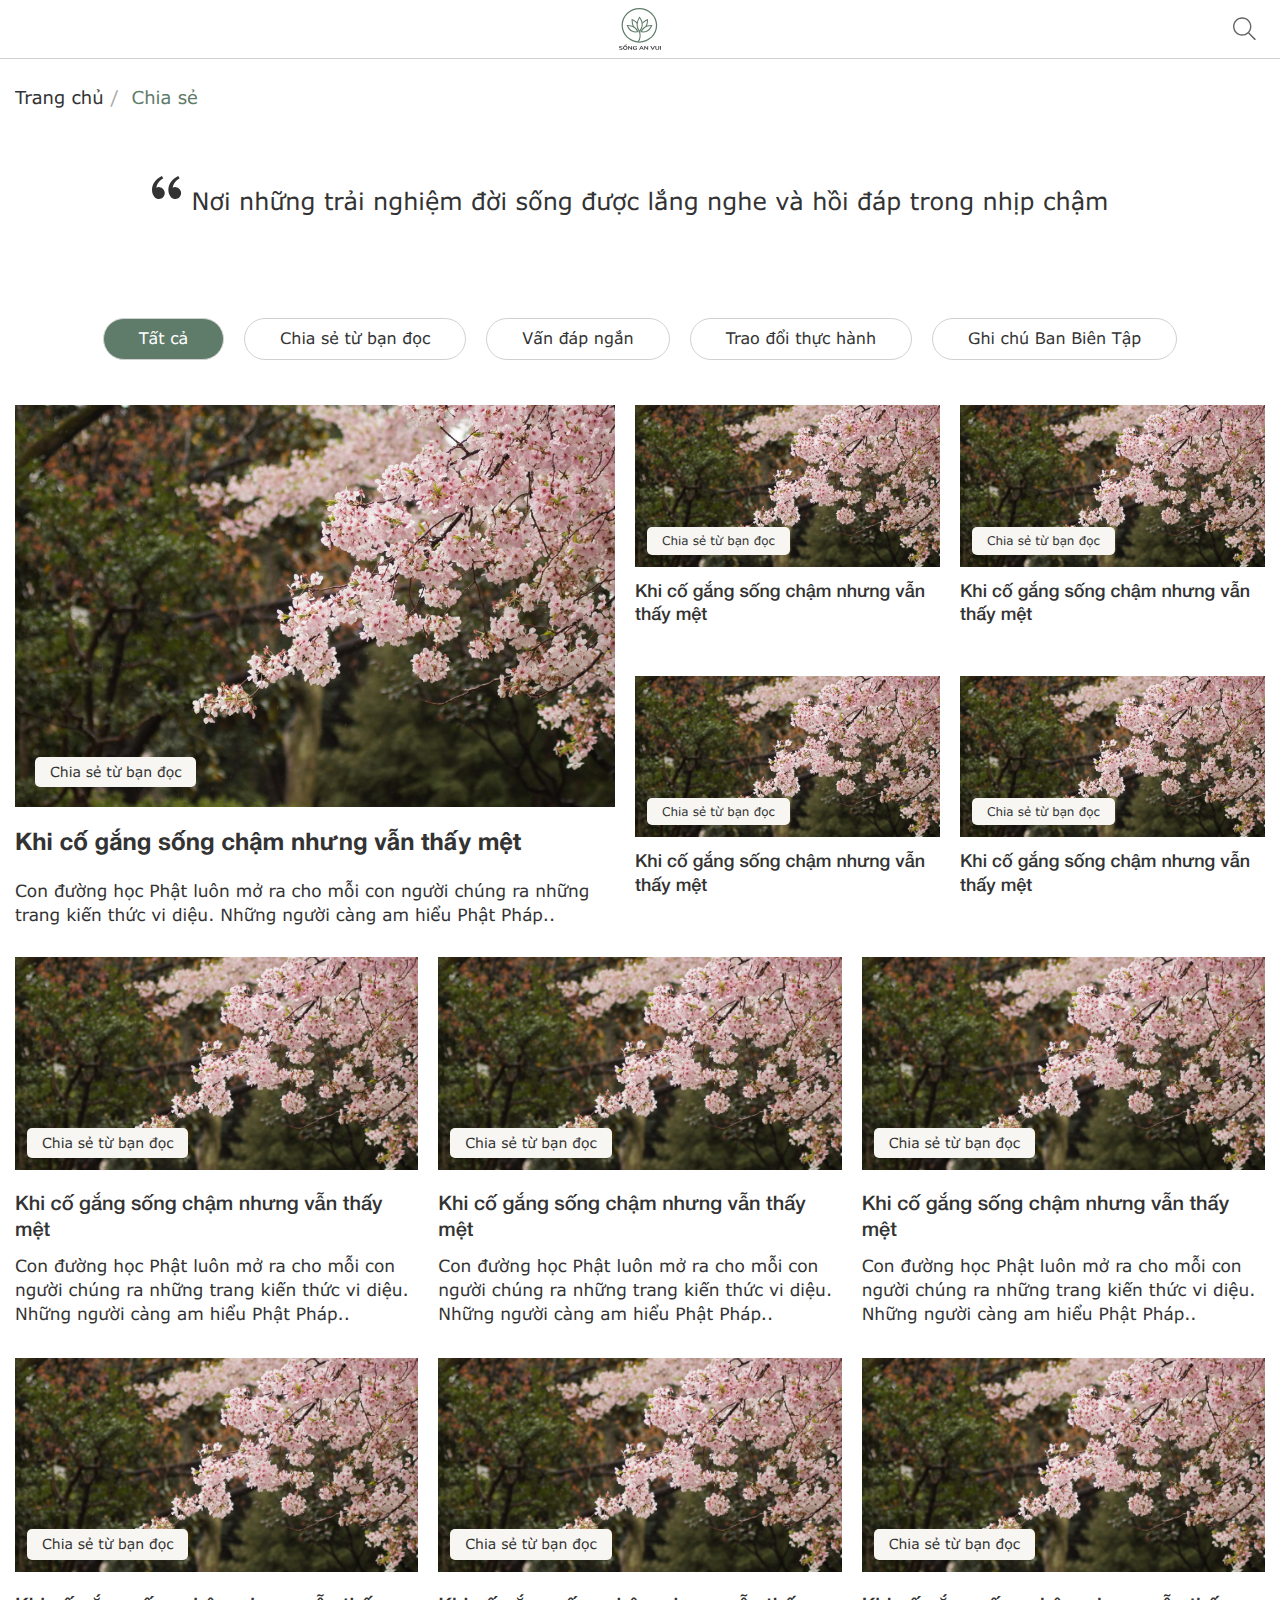
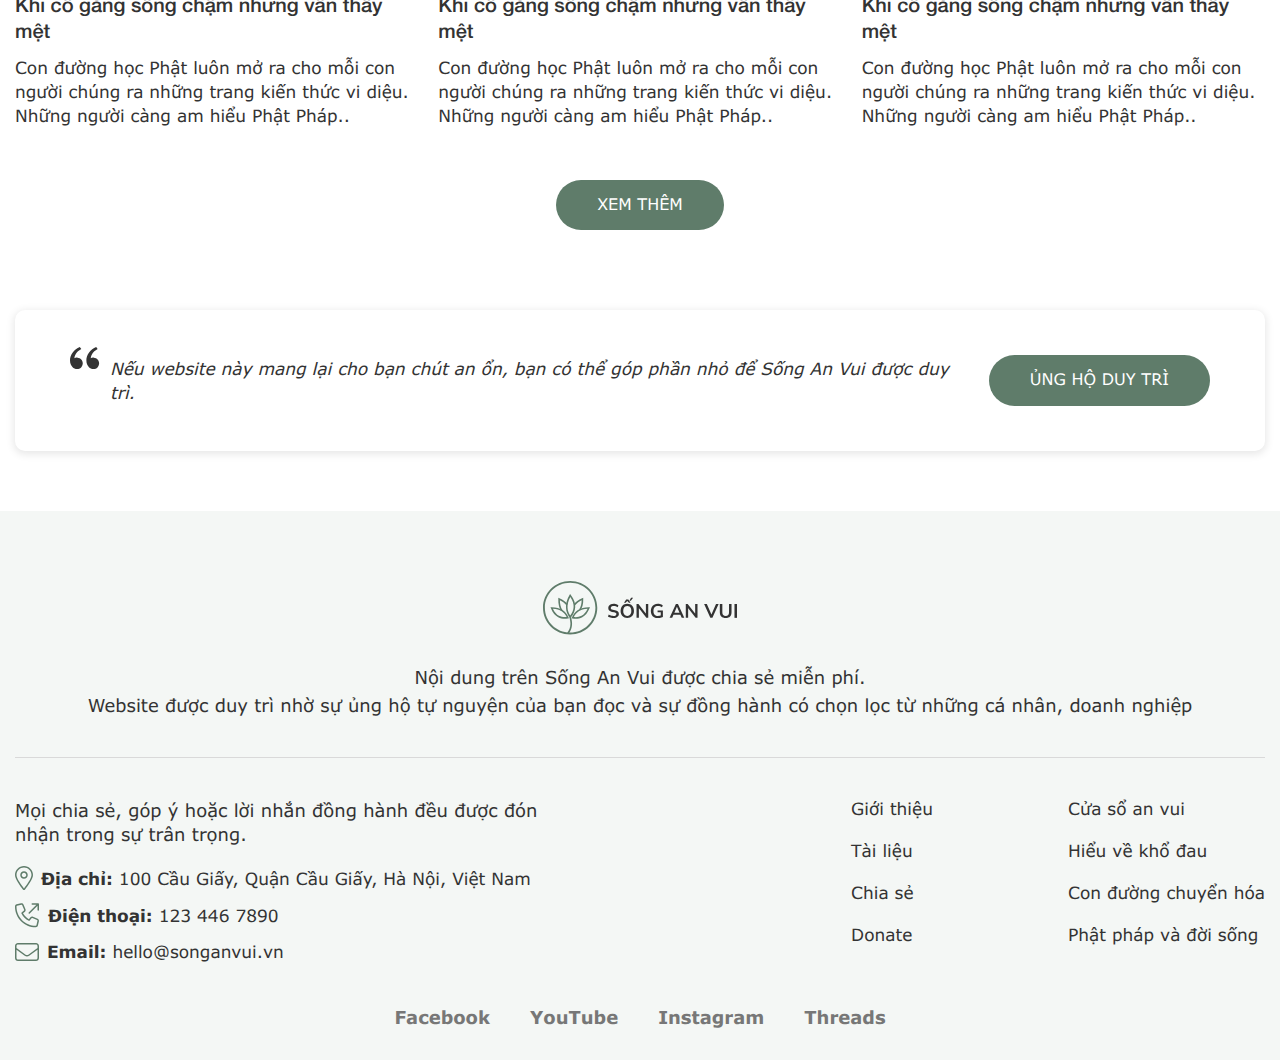
<file: chia_se.html>
<!DOCTYPE html>
<html lang="vi">
    <head>
        <meta charset="UTF-8" />
        <meta http-equiv="X-UA-Compatible" content="IE=edge" />
        <meta name="viewport" content="width=device-width, initial-scale=1.0" />
        <!-- favicon -->
        
        <!-- end favicon -->
        <title>Kênh truyền thông sống An Vui và Hạnh Phúc</title>
        <link rel="stylesheet" href="./lib/swiper/swiper-bundle.min.css" />
        <!-- <link rel="stylesheet" href="./lib/fancybox/jquery.fancybox.min.css" /> -->
        <link rel="stylesheet" href="./css/style.css" />
        <script src="./lib/jquery/jquery-3.7.1.min.js"></script>
    </head>

    <body>
        
        <!-- header -->
        <header id="header" class="header relative z-50 js__stickyHeader border-b-d1">
            <!-- pc -->
            <div class="d-3xl-block d-xl-none">
                <div class="header-desk relative z-20 w-wrapper">
                    <div class="header-desk__container w-1280 d-3xl-flex items-center justify-between py-24">
                        <!-- left -->
                        <div class="header-desk__left flex-0">
                            <a href="#" class="header-desk__logo d-3xl-flex items-center">
                                <img src="./images/svg/logo-2.svg" alt="Logo Sống An Vui" loading="lazy">
                            </a>
                        </div>
                        <!-- end left -->
                        <!-- right -->
                        <div class="header-desk__right flex-1 pl-20 d-3xl-flex items-center justify-between">
                            <!-- menu -->
                            <div class="menu d-3xl-flex items-center justify-end flex-1 text-gray-33">
                                <!-- item -->
                                <div class="menu-item px-12 relative active">
                                    <!-- heading -->
                                    <div class="menu-heading d-3xl-flex items-center">
                                        <a href="#" class="menu-heading__text fs-18">Giới thiệu</a>
                                    </div>
                                    <!-- end heading -->
                                </div>
                                <!-- end item -->
                                <!-- item -->
                                <div class="menu-item px-12 relative">
                                    <!-- heading -->
                                    <div class="menu-heading d-3xl-flex items-center">
                                        <a href="#" class="menu-heading__text flex-1 fs-17 pr-4">Cửa sổ An Vui</a>
                                        <div class="menu-heading__icon flex-0 icon-10">
                                            <img src="./images/svg/arrow-down-gray.svg" alt="">
                                        </div>
                                    </div>
                                    <!-- end heading -->

                                    <!-- container -->
                                    <div class="menu-container absolute scroll">
                                        <ul class="menu-block__dropdown">
                                            <!-- item -->
                                            <li class="dropdown-item js__dropdownItem">
                                                <a href="#" class="dropdown-link flex-1 fs-16">Giới thiệu về tổ chức</a>
                                            </li>
                                            <!-- end item -->
                                            <!-- item -->
                                            <li class="dropdown-item js__dropdownItem">
                                                <a href="#" class="dropdown-link flex-1 fs-16">Cơ cấu tổ chức và Ban Chấp hành</a>
                                            </li>
                                            <!-- end item -->
                                            
                                        </ul>
                                    </div>
                                    <!-- end container -->
                                </div>
                                <!-- end item -->
                                <!-- item -->
                                <div class="menu-item px-12 relative">
                                    <!-- heading -->
                                    <div class="menu-heading d-3xl-flex items-center">
                                        <a href="#" class="menu-heading__text flex-1 fs-17 pr-4">Hiểu về khổ đau</a>
                                        <div class="menu-heading__icon flex-0 icon-10">
                                            <img src="./images/svg/arrow-down-gray.svg" alt="">
                                        </div>
                                    </div>
                                    <!-- end heading -->

                                    <!-- container -->
                                    <div class="menu-container absolute scroll">
                                        <ul class="menu-block__dropdown">
                                            <!-- item -->
                                            <li class="dropdown-item js__dropdownItem">
                                                <a href="#" class="dropdown-link flex-1 fs-16">Giới thiệu về tổ chức</a>
                                            </li>
                                            <!-- end item -->
                                            <!-- item -->
                                            <li class="dropdown-item js__dropdownItem">
                                                <a href="#" class="dropdown-link flex-1 fs-16">Cơ cấu tổ chức và Ban Chấp hành</a>
                                            </li>
                                            <!-- end item -->
                                            
                                        </ul>
                                    </div>
                                    <!-- end container -->
                                </div>
                                <!-- end item -->
                                <!-- item -->
                                <div class="menu-item px-12 relative">
                                    <!-- heading -->
                                    <div class="menu-heading d-3xl-flex items-center">
                                        <a href="#" class="menu-heading__text flex-1 fs-17 pr-4">Con đường chuyển hóa</a>
                                        <div class="menu-heading__icon flex-0 icon-10">
                                            <img src="./images/svg/arrow-down-gray.svg" alt="">
                                        </div>
                                    </div>
                                    <!-- end heading -->

                                    <!-- container -->
                                    <div class="menu-container absolute scroll">
                                        <ul class="menu-block__dropdown">
                                            <!-- item -->
                                            <li class="dropdown-item js__dropdownItem">
                                                <a href="#" class="dropdown-link flex-1 fs-16">Giới thiệu về tổ chức</a>
                                            </li>
                                            <!-- end item -->
                                            <!-- item -->
                                            <li class="dropdown-item js__dropdownItem">
                                                <a href="#" class="dropdown-link flex-1 fs-16">Cơ cấu tổ chức và Ban Chấp hành</a>
                                            </li>
                                            <!-- end item -->
                                            
                                        </ul>
                                    </div>
                                    <!-- end container -->
                                </div>
                                <!-- end item -->
                                <!-- item -->
                                <div class="menu-item px-12 relative">
                                    <!-- heading -->
                                    <div class="menu-heading d-3xl-flex items-center">
                                        <a href="#" class="menu-heading__text flex-1 fs-17 pr-4">Pháp luật và đời sống</a>
                                        <div class="menu-heading__icon flex-0 icon-10">
                                            <img src="./images/svg/arrow-down-gray.svg" alt="">
                                        </div>
                                    </div>
                                    <!-- end heading -->

                                    <!-- container -->
                                    <div class="menu-container absolute scroll">
                                        <ul class="menu-block__dropdown">
                                            <!-- item -->
                                            <li class="dropdown-item js__dropdownItem">
                                                <a href="#" class="dropdown-link flex-1 fs-16">Giới thiệu về tổ chức</a>
                                            </li>
                                            <!-- end item -->
                                            <!-- item -->
                                            <li class="dropdown-item js__dropdownItem">
                                                <a href="#" class="dropdown-link flex-1 fs-16">Cơ cấu tổ chức và Ban Chấp hành</a>
                                            </li>
                                            <!-- end item -->
                                            
                                        </ul>
                                    </div>
                                    <!-- end container -->
                                </div>
                                <!-- end item -->
                                <!-- item -->
                                <div class="menu-item px-12 relative">
                                    <!-- heading -->
                                    <div class="menu-heading d-3xl-flex items-center">
                                        <a href="#" class="menu-heading__text flex-1 fs-17 pr-4">Chia sẻ</a>
                                        <div class="menu-heading__icon flex-0 icon-10">
                                            <img src="./images/svg/arrow-down-gray.svg" alt="">
                                        </div>
                                    </div>
                                    <!-- end heading -->

                                    <!-- container -->
                                    <div class="menu-container absolute scroll">
                                        <ul class="menu-block__dropdown">
                                            <!-- item -->
                                            <li class="dropdown-item js__dropdownItem">
                                                <a href="#" class="dropdown-link flex-1 fs-16">Giới thiệu về tổ chức</a>
                                            </li>
                                            <!-- end item -->
                                            <!-- item -->
                                            <li class="dropdown-item js__dropdownItem">
                                                <a href="#" class="dropdown-link flex-1 fs-16">Cơ cấu tổ chức và Ban Chấp hành</a>
                                            </li>
                                            <!-- end item -->
                                            
                                        </ul>
                                    </div>
                                    <!-- end container -->
                                </div>
                                <!-- end item -->
                               
                            </div>
                            <!-- end menu -->
                            <!-- search -->
                            <div class="action-item serach-pc js__searchPc flex-0 ml-40">
                                <!-- icon -->
                                <div class="action-item__event serach-pc__event js__searchPcIcon d-3xl-flex items-center pointer">
                                    <div class="action-item__icon serach-pc__icon flex-0 mr-8 icon-16">
                                        <img src="./images/svg/search-gray.svg" alt="">
                                    </div>
                                </div>
                                <!-- end icon -->
                                <!-- form -->
                                <div class="serach-pc__form js__formSearchPc">
                                    <form action="" class="relative">
                                        <div class="d-3xl-flex items-center w-full">
                                            <input type="text" class="search-input fs-16 w-full h-full js__focusSearchPc" placeholder="Search...">
                                            <button class="search-btn">
                                                <img src="./images/svg/search-w.svg" alt="">
                                            </button>
                                        </div>
                                    </form>
                                </div>
                                <!-- end form -->
                            </div>
                            <!-- end search -->
                        </div>
                        <!-- end right -->
                    </div>

                </div>
            </div>
            <!-- end pc -->
             
            <!-- mb -->
            <div class="d-3xl-none d-xl-block">
                <div class="header-mb w-wrapper relative z-10">
                    <!-- top -->
                    <div class="header-mb-top py-8">
                        <div class="header-mb-top__container w-1280 d-3xl-flex items-center">
                            <!-- left -->
                            <div class="header-mb-top__left flex-1">
                                <div class="icon-bar js__clickShowMenuMb p-10">
                                    <img src="./images/svg/bar-w.svg" alt="" loading="lazy">
                                </div>
                                <div class="sub-menu-mb js__subMenuMb">
                                    <div class="sub-menu-mb__close js__closeSubMenuMb d-3xl-flex items-center">
                                        <img src="./images/svg/close-w.svg" alt="" loading="lazy">
                                    </div>
                                    <div class="sub-menu-mb__container px-15 pb-15 scroll">
                                        <ul class="sub-menu-mb__list js__subMenuMbContainer">

                                            <!-- item -->
                                            <li class="sub-menu-mb__item js__subMenuMbItem">
                                                <!-- heading -->
                                                <div class="sub-menu-mb__heading d-3xl-flex items-center justify-between">
                                                    <a href="#" class="link d-3xl-flex items-center flex-1">
                                                        
                                                        <p class="flex-1 text fw-700 fs-15 px-10 text-uppercase">Giới thiệu</p>
                                                    </a>
                                                    <div class="flex-0 arrow-icon js__showSubMenuMbItem">
                                                        <img src="./images/svg/arrow-down-gray.svg" alt="">
                                                    </div>
                                                </div>
                                                <!-- end heading -->

                                                <!-- dropwdown -->
                                                <div class="sub-menu-mb__dropdown js__subMenuMbDropdown">
                                                    <!-- heading -->
                                                    <div class="sub-menu-mb__dropdown-heading d-3xl-flex items-center justify-between">
                                                        <a href="#" class="link d-3xl-flex items-center flex-1">
                                                            Tầm nhìn và sứ mệnh
                                                        </a>
                                                        <div class="flex-0 arrow-icon js__showSubMenuMbDropdown">
                                                            <img src="./images/svg/arrow-down-gray.svg" alt="">
                                                        </div>
                                                    </div>
                                                    <!-- end heading -->

                                                    <!-- dropdown children -->
                                                    <ul class="sub-menu-mb__dropdownChildren">
                                                        <!-- item -->
                                                        <li class="sub-menu-mb__dropdownChildren-item">
                                                            <a href="#" class="sub-menu-mb__dropdownChildren-link">
                                                                Tư vấn pháp lý cho doanh nghiệp
                                                            </a>
                                                        </li>
                                                        <!-- end item -->
                                                        <!-- item -->
                                                        <li class="sub-menu-mb__dropdownChildren-item">
                                                            <a href="#" class="sub-menu-mb__dropdownChildren-link">
                                                                Soạn thảo & rà soát hợp đồng
                                                            </a>
                                                        </li>
                                                        <!-- end item -->
                                                        <!-- item -->
                                                        <li class="sub-menu-mb__dropdownChildren-item">
                                                            <a href="#" class="sub-menu-mb__dropdownChildren-link">
                                                                Giải quyết tranh chấp thương mại
                                                            </a>
                                                        </li>
                                                        <!-- end item -->
                                                    </ul>
                                                    <!-- end dropdown children -->
                                                </div>
                                                <!-- end dropwdown -->

                                                <!-- dropwdown -->
                                                <div class="sub-menu-mb__dropdown js__subMenuMbDropdown">
                                                    <!-- heading -->
                                                    <div class="sub-menu-mb__dropdown-heading d-3xl-flex items-center justify-between">
                                                        <a href="#" class="link d-3xl-flex items-center flex-1">
                                                            Tầm nhìn và sứ mệnh
                                                        </a>
                                                        <div class="flex-0 arrow-icon js__showSubMenuMbDropdown">
                                                            <img src="./images/svg/arrow-down-gray.svg" alt="">
                                                        </div>
                                                    </div>
                                                    <!-- end heading -->

                                                    <!-- dropdown children -->
                                                    <ul class="sub-menu-mb__dropdownChildren">
                                                        <!-- item -->
                                                        <li class="sub-menu-mb__dropdownChildren-item">
                                                            <a href="#" class="sub-menu-mb__dropdownChildren-link">
                                                                Tư vấn pháp lý cho doanh nghiệp
                                                            </a>
                                                        </li>
                                                        <!-- end item -->
                                                        <!-- item -->
                                                        <li class="sub-menu-mb__dropdownChildren-item">
                                                            <a href="#" class="sub-menu-mb__dropdownChildren-link">
                                                                Soạn thảo & rà soát hợp đồng
                                                            </a>
                                                        </li>
                                                        <!-- end item -->
                                                        <!-- item -->
                                                        <li class="sub-menu-mb__dropdownChildren-item">
                                                            <a href="#" class="sub-menu-mb__dropdownChildren-link">
                                                                Giải quyết tranh chấp thương mại
                                                            </a>
                                                        </li>
                                                        <!-- end item -->
                                                    </ul>
                                                    <!-- end dropdown children -->
                                                </div>
                                                <!-- end dropwdown -->

                                                <!-- dropwdown -->
                                                <div class="sub-menu-mb__dropdown js__subMenuMbDropdown">
                                                    <!-- heading -->
                                                    <div class="sub-menu-mb__dropdown-heading d-3xl-flex items-center justify-between">
                                                        <a href="#" class="link d-3xl-flex items-center flex-1">
                                                            Tầm nhìn và sứ mệnh
                                                        </a>
                                                        <div class="flex-0 arrow-icon js__showSubMenuMbDropdown">
                                                            <img src="./images/svg/arrow-down-gray.svg" alt="">
                                                        </div>
                                                    </div>
                                                    <!-- end heading -->

                                                    <!-- dropdown children -->
                                                    <ul class="sub-menu-mb__dropdownChildren">
                                                        <!-- item -->
                                                        <li class="sub-menu-mb__dropdownChildren-item">
                                                            <a href="#" class="sub-menu-mb__dropdownChildren-link">
                                                                Tư vấn pháp lý cho doanh nghiệp
                                                            </a>
                                                        </li>
                                                        <!-- end item -->
                                                        <!-- item -->
                                                        <li class="sub-menu-mb__dropdownChildren-item">
                                                            <a href="#" class="sub-menu-mb__dropdownChildren-link">
                                                                Soạn thảo & rà soát hợp đồng
                                                            </a>
                                                        </li>
                                                        <!-- end item -->
                                                        <!-- item -->
                                                        <li class="sub-menu-mb__dropdownChildren-item">
                                                            <a href="#" class="sub-menu-mb__dropdownChildren-link">
                                                                Giải quyết tranh chấp thương mại
                                                            </a>
                                                        </li>
                                                        <!-- end item -->
                                                    </ul>
                                                    <!-- end dropdown children -->
                                                </div>
                                                <!-- end dropwdown -->

                                                
                                                 
                                            </li>
                                            <!-- end item -->

                                            <!-- item -->
                                            <li class="sub-menu-mb__item js__subMenuMbItem">
                                                <!-- heading -->
                                                <div class="sub-menu-mb__heading d-3xl-flex items-center justify-between">
                                                    <a href="#" class="link d-3xl-flex items-center flex-1">
                                                        
                                                        <p class="flex-1 text fw-700 fs-15 px-10 text-uppercase">Giới thiệu</p>
                                                    </a>
                                                    <div class="flex-0 arrow-icon js__showSubMenuMbItem">
                                                        <img src="./images/svg/arrow-down-gray.svg" alt="">
                                                    </div>
                                                </div>
                                                <!-- end heading -->

                                                <!-- dropwdown -->
                                                <div class="sub-menu-mb__dropdown js__subMenuMbDropdown">
                                                    <!-- heading -->
                                                    <div class="sub-menu-mb__dropdown-heading d-3xl-flex items-center justify-between">
                                                        <a href="#" class="link d-3xl-flex items-center flex-1">
                                                            Tầm nhìn và sứ mệnh
                                                        </a>
                                                        <div class="flex-0 arrow-icon js__showSubMenuMbDropdown">
                                                            <img src="./images/svg/arrow-down-gray.svg" alt="">
                                                        </div>
                                                    </div>
                                                    <!-- end heading -->

                                                    <!-- dropdown children -->
                                                    <ul class="sub-menu-mb__dropdownChildren">
                                                        <!-- item -->
                                                        <li class="sub-menu-mb__dropdownChildren-item">
                                                            <a href="#" class="sub-menu-mb__dropdownChildren-link">
                                                                Tư vấn pháp lý cho doanh nghiệp
                                                            </a>
                                                        </li>
                                                        <!-- end item -->
                                                        <!-- item -->
                                                        <li class="sub-menu-mb__dropdownChildren-item">
                                                            <a href="#" class="sub-menu-mb__dropdownChildren-link">
                                                                Soạn thảo & rà soát hợp đồng
                                                            </a>
                                                        </li>
                                                        <!-- end item -->
                                                        <!-- item -->
                                                        <li class="sub-menu-mb__dropdownChildren-item">
                                                            <a href="#" class="sub-menu-mb__dropdownChildren-link">
                                                                Giải quyết tranh chấp thương mại
                                                            </a>
                                                        </li>
                                                        <!-- end item -->
                                                    </ul>
                                                    <!-- end dropdown children -->
                                                </div>
                                                <!-- end dropwdown -->

                                                <!-- dropwdown -->
                                                <div class="sub-menu-mb__dropdown js__subMenuMbDropdown">
                                                    <!-- heading -->
                                                    <div class="sub-menu-mb__dropdown-heading d-3xl-flex items-center justify-between">
                                                        <a href="#" class="link d-3xl-flex items-center flex-1">
                                                            Tầm nhìn và sứ mệnh
                                                        </a>
                                                        <div class="flex-0 arrow-icon js__showSubMenuMbDropdown">
                                                            <img src="./images/svg/arrow-down-gray.svg" alt="">
                                                        </div>
                                                    </div>
                                                    <!-- end heading -->

                                                    <!-- dropdown children -->
                                                    <ul class="sub-menu-mb__dropdownChildren">
                                                        <!-- item -->
                                                        <li class="sub-menu-mb__dropdownChildren-item">
                                                            <a href="#" class="sub-menu-mb__dropdownChildren-link">
                                                                Tư vấn pháp lý cho doanh nghiệp
                                                            </a>
                                                        </li>
                                                        <!-- end item -->
                                                        <!-- item -->
                                                        <li class="sub-menu-mb__dropdownChildren-item">
                                                            <a href="#" class="sub-menu-mb__dropdownChildren-link">
                                                                Soạn thảo & rà soát hợp đồng
                                                            </a>
                                                        </li>
                                                        <!-- end item -->
                                                        <!-- item -->
                                                        <li class="sub-menu-mb__dropdownChildren-item">
                                                            <a href="#" class="sub-menu-mb__dropdownChildren-link">
                                                                Giải quyết tranh chấp thương mại
                                                            </a>
                                                        </li>
                                                        <!-- end item -->
                                                    </ul>
                                                    <!-- end dropdown children -->
                                                </div>
                                                <!-- end dropwdown -->

                                                <!-- dropwdown -->
                                                <div class="sub-menu-mb__dropdown js__subMenuMbDropdown">
                                                    <!-- heading -->
                                                    <div class="sub-menu-mb__dropdown-heading d-3xl-flex items-center justify-between">
                                                        <a href="#" class="link d-3xl-flex items-center flex-1">
                                                            Tầm nhìn và sứ mệnh
                                                        </a>
                                                        <div class="flex-0 arrow-icon js__showSubMenuMbDropdown">
                                                            <img src="./images/svg/arrow-down-gray.svg" alt="">
                                                        </div>
                                                    </div>
                                                    <!-- end heading -->

                                                    <!-- dropdown children -->
                                                    <ul class="sub-menu-mb__dropdownChildren">
                                                        <!-- item -->
                                                        <li class="sub-menu-mb__dropdownChildren-item">
                                                            <a href="#" class="sub-menu-mb__dropdownChildren-link">
                                                                Tư vấn pháp lý cho doanh nghiệp
                                                            </a>
                                                        </li>
                                                        <!-- end item -->
                                                        <!-- item -->
                                                        <li class="sub-menu-mb__dropdownChildren-item">
                                                            <a href="#" class="sub-menu-mb__dropdownChildren-link">
                                                                Soạn thảo & rà soát hợp đồng
                                                            </a>
                                                        </li>
                                                        <!-- end item -->
                                                        <!-- item -->
                                                        <li class="sub-menu-mb__dropdownChildren-item">
                                                            <a href="#" class="sub-menu-mb__dropdownChildren-link">
                                                                Giải quyết tranh chấp thương mại
                                                            </a>
                                                        </li>
                                                        <!-- end item -->
                                                    </ul>
                                                    <!-- end dropdown children -->
                                                </div>
                                                <!-- end dropwdown -->

                                                
                                                 
                                            </li>
                                            <!-- end item -->

                                            <!-- item -->
                                            <li class="sub-menu-mb__item js__subMenuMbItem">
                                                <!-- heading -->
                                                <div class="sub-menu-mb__heading d-3xl-flex items-center justify-between">
                                                    <a href="#" class="link d-3xl-flex items-center flex-1">
                                                        
                                                        <p class="flex-1 text fw-700 fs-15 px-10 text-uppercase">Giới thiệu</p>
                                                    </a>
                                                    <div class="flex-0 arrow-icon js__showSubMenuMbItem">
                                                        <img src="./images/svg/arrow-down-gray.svg" alt="">
                                                    </div>
                                                </div>
                                                <!-- end heading -->

                                                <!-- dropwdown -->
                                                <div class="sub-menu-mb__dropdown js__subMenuMbDropdown">
                                                    <!-- heading -->
                                                    <div class="sub-menu-mb__dropdown-heading d-3xl-flex items-center justify-between">
                                                        <a href="#" class="link d-3xl-flex items-center flex-1">
                                                            Tầm nhìn và sứ mệnh
                                                        </a>
                                                        <div class="flex-0 arrow-icon js__showSubMenuMbDropdown">
                                                            <img src="./images/svg/arrow-down-gray.svg" alt="">
                                                        </div>
                                                    </div>
                                                    <!-- end heading -->

                                                    <!-- dropdown children -->
                                                    <ul class="sub-menu-mb__dropdownChildren">
                                                        <!-- item -->
                                                        <li class="sub-menu-mb__dropdownChildren-item">
                                                            <a href="#" class="sub-menu-mb__dropdownChildren-link">
                                                                Tư vấn pháp lý cho doanh nghiệp
                                                            </a>
                                                        </li>
                                                        <!-- end item -->
                                                        <!-- item -->
                                                        <li class="sub-menu-mb__dropdownChildren-item">
                                                            <a href="#" class="sub-menu-mb__dropdownChildren-link">
                                                                Soạn thảo & rà soát hợp đồng
                                                            </a>
                                                        </li>
                                                        <!-- end item -->
                                                        <!-- item -->
                                                        <li class="sub-menu-mb__dropdownChildren-item">
                                                            <a href="#" class="sub-menu-mb__dropdownChildren-link">
                                                                Giải quyết tranh chấp thương mại
                                                            </a>
                                                        </li>
                                                        <!-- end item -->
                                                    </ul>
                                                    <!-- end dropdown children -->
                                                </div>
                                                <!-- end dropwdown -->

                                                <!-- dropwdown -->
                                                <div class="sub-menu-mb__dropdown js__subMenuMbDropdown">
                                                    <!-- heading -->
                                                    <div class="sub-menu-mb__dropdown-heading d-3xl-flex items-center justify-between">
                                                        <a href="#" class="link d-3xl-flex items-center flex-1">
                                                            Tầm nhìn và sứ mệnh
                                                        </a>
                                                        <div class="flex-0 arrow-icon js__showSubMenuMbDropdown">
                                                            <img src="./images/svg/arrow-down-gray.svg" alt="">
                                                        </div>
                                                    </div>
                                                    <!-- end heading -->

                                                    <!-- dropdown children -->
                                                    <ul class="sub-menu-mb__dropdownChildren">
                                                        <!-- item -->
                                                        <li class="sub-menu-mb__dropdownChildren-item">
                                                            <a href="#" class="sub-menu-mb__dropdownChildren-link">
                                                                Tư vấn pháp lý cho doanh nghiệp
                                                            </a>
                                                        </li>
                                                        <!-- end item -->
                                                        <!-- item -->
                                                        <li class="sub-menu-mb__dropdownChildren-item">
                                                            <a href="#" class="sub-menu-mb__dropdownChildren-link">
                                                                Soạn thảo & rà soát hợp đồng
                                                            </a>
                                                        </li>
                                                        <!-- end item -->
                                                        <!-- item -->
                                                        <li class="sub-menu-mb__dropdownChildren-item">
                                                            <a href="#" class="sub-menu-mb__dropdownChildren-link">
                                                                Giải quyết tranh chấp thương mại
                                                            </a>
                                                        </li>
                                                        <!-- end item -->
                                                    </ul>
                                                    <!-- end dropdown children -->
                                                </div>
                                                <!-- end dropwdown -->

                                                <!-- dropwdown -->
                                                <div class="sub-menu-mb__dropdown js__subMenuMbDropdown">
                                                    <!-- heading -->
                                                    <div class="sub-menu-mb__dropdown-heading d-3xl-flex items-center justify-between">
                                                        <a href="#" class="link d-3xl-flex items-center flex-1">
                                                            Tầm nhìn và sứ mệnh
                                                        </a>
                                                        <div class="flex-0 arrow-icon js__showSubMenuMbDropdown">
                                                            <img src="./images/svg/arrow-down-gray.svg" alt="">
                                                        </div>
                                                    </div>
                                                    <!-- end heading -->

                                                    <!-- dropdown children -->
                                                    <ul class="sub-menu-mb__dropdownChildren">
                                                        <!-- item -->
                                                        <li class="sub-menu-mb__dropdownChildren-item">
                                                            <a href="#" class="sub-menu-mb__dropdownChildren-link">
                                                                Tư vấn pháp lý cho doanh nghiệp
                                                            </a>
                                                        </li>
                                                        <!-- end item -->
                                                        <!-- item -->
                                                        <li class="sub-menu-mb__dropdownChildren-item">
                                                            <a href="#" class="sub-menu-mb__dropdownChildren-link">
                                                                Soạn thảo & rà soát hợp đồng
                                                            </a>
                                                        </li>
                                                        <!-- end item -->
                                                        <!-- item -->
                                                        <li class="sub-menu-mb__dropdownChildren-item">
                                                            <a href="#" class="sub-menu-mb__dropdownChildren-link">
                                                                Giải quyết tranh chấp thương mại
                                                            </a>
                                                        </li>
                                                        <!-- end item -->
                                                    </ul>
                                                    <!-- end dropdown children -->
                                                </div>
                                                <!-- end dropwdown -->

                                                
                                                 
                                            </li>
                                            <!-- end item -->

                                            <!-- item -->
                                            <li class="sub-menu-mb__item js__subMenuMbItem">
                                                <!-- heading -->
                                                <div class="sub-menu-mb__heading d-3xl-flex items-center justify-between">
                                                    <a href="#" class="link d-3xl-flex items-center flex-1">
                                                        
                                                        <p class="flex-1 text fw-700 fs-15 px-10 text-uppercase">Giới thiệu</p>
                                                    </a>
                                                    <div class="flex-0 arrow-icon js__showSubMenuMbItem">
                                                        <img src="./images/svg/arrow-down-gray.svg" alt="">
                                                    </div>
                                                </div>
                                                <!-- end heading -->

                                                <!-- dropwdown -->
                                                <div class="sub-menu-mb__dropdown js__subMenuMbDropdown">
                                                    <!-- heading -->
                                                    <div class="sub-menu-mb__dropdown-heading d-3xl-flex items-center justify-between">
                                                        <a href="#" class="link d-3xl-flex items-center flex-1">
                                                            Tầm nhìn và sứ mệnh
                                                        </a>
                                                        <div class="flex-0 arrow-icon js__showSubMenuMbDropdown">
                                                            <img src="./images/svg/arrow-down-gray.svg" alt="">
                                                        </div>
                                                    </div>
                                                    <!-- end heading -->

                                                    <!-- dropdown children -->
                                                    <ul class="sub-menu-mb__dropdownChildren">
                                                        <!-- item -->
                                                        <li class="sub-menu-mb__dropdownChildren-item">
                                                            <a href="#" class="sub-menu-mb__dropdownChildren-link">
                                                                Tư vấn pháp lý cho doanh nghiệp
                                                            </a>
                                                        </li>
                                                        <!-- end item -->
                                                        <!-- item -->
                                                        <li class="sub-menu-mb__dropdownChildren-item">
                                                            <a href="#" class="sub-menu-mb__dropdownChildren-link">
                                                                Soạn thảo & rà soát hợp đồng
                                                            </a>
                                                        </li>
                                                        <!-- end item -->
                                                        <!-- item -->
                                                        <li class="sub-menu-mb__dropdownChildren-item">
                                                            <a href="#" class="sub-menu-mb__dropdownChildren-link">
                                                                Giải quyết tranh chấp thương mại
                                                            </a>
                                                        </li>
                                                        <!-- end item -->
                                                    </ul>
                                                    <!-- end dropdown children -->
                                                </div>
                                                <!-- end dropwdown -->

                                                <!-- dropwdown -->
                                                <div class="sub-menu-mb__dropdown js__subMenuMbDropdown">
                                                    <!-- heading -->
                                                    <div class="sub-menu-mb__dropdown-heading d-3xl-flex items-center justify-between">
                                                        <a href="#" class="link d-3xl-flex items-center flex-1">
                                                            Tầm nhìn và sứ mệnh
                                                        </a>
                                                        <div class="flex-0 arrow-icon js__showSubMenuMbDropdown">
                                                            <img src="./images/svg/arrow-down-gray.svg" alt="">
                                                        </div>
                                                    </div>
                                                    <!-- end heading -->

                                                    <!-- dropdown children -->
                                                    <ul class="sub-menu-mb__dropdownChildren">
                                                        <!-- item -->
                                                        <li class="sub-menu-mb__dropdownChildren-item">
                                                            <a href="#" class="sub-menu-mb__dropdownChildren-link">
                                                                Tư vấn pháp lý cho doanh nghiệp
                                                            </a>
                                                        </li>
                                                        <!-- end item -->
                                                        <!-- item -->
                                                        <li class="sub-menu-mb__dropdownChildren-item">
                                                            <a href="#" class="sub-menu-mb__dropdownChildren-link">
                                                                Soạn thảo & rà soát hợp đồng
                                                            </a>
                                                        </li>
                                                        <!-- end item -->
                                                        <!-- item -->
                                                        <li class="sub-menu-mb__dropdownChildren-item">
                                                            <a href="#" class="sub-menu-mb__dropdownChildren-link">
                                                                Giải quyết tranh chấp thương mại
                                                            </a>
                                                        </li>
                                                        <!-- end item -->
                                                    </ul>
                                                    <!-- end dropdown children -->
                                                </div>
                                                <!-- end dropwdown -->

                                                <!-- dropwdown -->
                                                <div class="sub-menu-mb__dropdown js__subMenuMbDropdown">
                                                    <!-- heading -->
                                                    <div class="sub-menu-mb__dropdown-heading d-3xl-flex items-center justify-between">
                                                        <a href="#" class="link d-3xl-flex items-center flex-1">
                                                            Tầm nhìn và sứ mệnh
                                                        </a>
                                                        <div class="flex-0 arrow-icon js__showSubMenuMbDropdown">
                                                            <img src="./images/svg/arrow-down-gray.svg" alt="">
                                                        </div>
                                                    </div>
                                                    <!-- end heading -->

                                                    <!-- dropdown children -->
                                                    <ul class="sub-menu-mb__dropdownChildren">
                                                        <!-- item -->
                                                        <li class="sub-menu-mb__dropdownChildren-item">
                                                            <a href="#" class="sub-menu-mb__dropdownChildren-link">
                                                                Tư vấn pháp lý cho doanh nghiệp
                                                            </a>
                                                        </li>
                                                        <!-- end item -->
                                                        <!-- item -->
                                                        <li class="sub-menu-mb__dropdownChildren-item">
                                                            <a href="#" class="sub-menu-mb__dropdownChildren-link">
                                                                Soạn thảo & rà soát hợp đồng
                                                            </a>
                                                        </li>
                                                        <!-- end item -->
                                                        <!-- item -->
                                                        <li class="sub-menu-mb__dropdownChildren-item">
                                                            <a href="#" class="sub-menu-mb__dropdownChildren-link">
                                                                Giải quyết tranh chấp thương mại
                                                            </a>
                                                        </li>
                                                        <!-- end item -->
                                                    </ul>
                                                    <!-- end dropdown children -->
                                                </div>
                                                <!-- end dropwdown -->

                                                
                                                 
                                            </li>
                                            <!-- end item -->

                                            <!-- item -->
                                            <li class="sub-menu-mb__item js__subMenuMbItem">
                                                <!-- heading -->
                                                <div class="sub-menu-mb__heading d-3xl-flex items-center justify-between">
                                                    <a href="#" class="link d-3xl-flex items-center flex-1">
                                                        
                                                        <p class="flex-1 text fw-700 fs-15 px-10 text-uppercase">Giới thiệu</p>
                                                    </a>
                                                    <div class="flex-0 arrow-icon js__showSubMenuMbItem">
                                                        <img src="./images/svg/arrow-down-gray.svg" alt="">
                                                    </div>
                                                </div>
                                                <!-- end heading -->

                                                <!-- dropwdown -->
                                                <div class="sub-menu-mb__dropdown js__subMenuMbDropdown">
                                                    <!-- heading -->
                                                    <div class="sub-menu-mb__dropdown-heading d-3xl-flex items-center justify-between">
                                                        <a href="#" class="link d-3xl-flex items-center flex-1">
                                                            Tầm nhìn và sứ mệnh
                                                        </a>
                                                        <div class="flex-0 arrow-icon js__showSubMenuMbDropdown">
                                                            <img src="./images/svg/arrow-down-gray.svg" alt="">
                                                        </div>
                                                    </div>
                                                    <!-- end heading -->

                                                    <!-- dropdown children -->
                                                    <ul class="sub-menu-mb__dropdownChildren">
                                                        <!-- item -->
                                                        <li class="sub-menu-mb__dropdownChildren-item">
                                                            <a href="#" class="sub-menu-mb__dropdownChildren-link">
                                                                Tư vấn pháp lý cho doanh nghiệp
                                                            </a>
                                                        </li>
                                                        <!-- end item -->
                                                        <!-- item -->
                                                        <li class="sub-menu-mb__dropdownChildren-item">
                                                            <a href="#" class="sub-menu-mb__dropdownChildren-link">
                                                                Soạn thảo & rà soát hợp đồng
                                                            </a>
                                                        </li>
                                                        <!-- end item -->
                                                        <!-- item -->
                                                        <li class="sub-menu-mb__dropdownChildren-item">
                                                            <a href="#" class="sub-menu-mb__dropdownChildren-link">
                                                                Giải quyết tranh chấp thương mại
                                                            </a>
                                                        </li>
                                                        <!-- end item -->
                                                    </ul>
                                                    <!-- end dropdown children -->
                                                </div>
                                                <!-- end dropwdown -->

                                                <!-- dropwdown -->
                                                <div class="sub-menu-mb__dropdown js__subMenuMbDropdown">
                                                    <!-- heading -->
                                                    <div class="sub-menu-mb__dropdown-heading d-3xl-flex items-center justify-between">
                                                        <a href="#" class="link d-3xl-flex items-center flex-1">
                                                            Tầm nhìn và sứ mệnh
                                                        </a>
                                                        <div class="flex-0 arrow-icon js__showSubMenuMbDropdown">
                                                            <img src="./images/svg/arrow-down-gray.svg" alt="">
                                                        </div>
                                                    </div>
                                                    <!-- end heading -->

                                                    <!-- dropdown children -->
                                                    <ul class="sub-menu-mb__dropdownChildren">
                                                        <!-- item -->
                                                        <li class="sub-menu-mb__dropdownChildren-item">
                                                            <a href="#" class="sub-menu-mb__dropdownChildren-link">
                                                                Tư vấn pháp lý cho doanh nghiệp
                                                            </a>
                                                        </li>
                                                        <!-- end item -->
                                                        <!-- item -->
                                                        <li class="sub-menu-mb__dropdownChildren-item">
                                                            <a href="#" class="sub-menu-mb__dropdownChildren-link">
                                                                Soạn thảo & rà soát hợp đồng
                                                            </a>
                                                        </li>
                                                        <!-- end item -->
                                                        <!-- item -->
                                                        <li class="sub-menu-mb__dropdownChildren-item">
                                                            <a href="#" class="sub-menu-mb__dropdownChildren-link">
                                                                Giải quyết tranh chấp thương mại
                                                            </a>
                                                        </li>
                                                        <!-- end item -->
                                                    </ul>
                                                    <!-- end dropdown children -->
                                                </div>
                                                <!-- end dropwdown -->

                                                <!-- dropwdown -->
                                                <div class="sub-menu-mb__dropdown js__subMenuMbDropdown">
                                                    <!-- heading -->
                                                    <div class="sub-menu-mb__dropdown-heading d-3xl-flex items-center justify-between">
                                                        <a href="#" class="link d-3xl-flex items-center flex-1">
                                                            Tầm nhìn và sứ mệnh
                                                        </a>
                                                        <div class="flex-0 arrow-icon js__showSubMenuMbDropdown">
                                                            <img src="./images/svg/arrow-down-gray.svg" alt="">
                                                        </div>
                                                    </div>
                                                    <!-- end heading -->

                                                    <!-- dropdown children -->
                                                    <ul class="sub-menu-mb__dropdownChildren">
                                                        <!-- item -->
                                                        <li class="sub-menu-mb__dropdownChildren-item">
                                                            <a href="#" class="sub-menu-mb__dropdownChildren-link">
                                                                Tư vấn pháp lý cho doanh nghiệp
                                                            </a>
                                                        </li>
                                                        <!-- end item -->
                                                        <!-- item -->
                                                        <li class="sub-menu-mb__dropdownChildren-item">
                                                            <a href="#" class="sub-menu-mb__dropdownChildren-link">
                                                                Soạn thảo & rà soát hợp đồng
                                                            </a>
                                                        </li>
                                                        <!-- end item -->
                                                        <!-- item -->
                                                        <li class="sub-menu-mb__dropdownChildren-item">
                                                            <a href="#" class="sub-menu-mb__dropdownChildren-link">
                                                                Giải quyết tranh chấp thương mại
                                                            </a>
                                                        </li>
                                                        <!-- end item -->
                                                    </ul>
                                                    <!-- end dropdown children -->
                                                </div>
                                                <!-- end dropwdown -->

                                                
                                                 
                                            </li>
                                            <!-- end item -->

                                           
                                        </ul>
                                    </div>
                                </div>
                            </div>
                            <!-- end left -->
                            <!-- center -->
                            <div class="header-mb-top__center flex-2 d-3xl-flex items-center justify-center">
                                <a href="#" class="logo">
                                    <img src="./images/svg/logo-3.svg" alt="" class="logo-img">
                                </a>
                            </div>
                            <!-- end center -->
                            <!-- right -->
                            <div class="header-mb-top__right flex-1 d-3xl-flex items-center justify-end">
                                <!-- search mb-->
                                <div class="search-mb">
                                    <div class="search-mb__icon js__searchMb">
                                        <img src="./images/svg/search-gray.svg" alt="">
                                    </div>
                                    <!-- form -->
                                    <div class="header-search-mb__form h-60 w-full js__formSearchMb shadow">
                                        <form action="" class="w-full h-full">
                                            <div class="relative w-full h-full">
                                                <input type="text" class="header-search-input w-full h-full p-8 fs-16 js__focusSearchMb" placeholder="Search...">
                                                <div class="header-search-btn absolute h-full d-3xl-flex items-center p-8 js__closeSearchMb icon-20">
                                                    <img src="./images/svg/close-green.svg" alt="">
                                                </div>
                                            </div>
                                        </form>
                                    </div>
                                    <!-- end form -->
                                </div>
                                <!-- end search mb-->
                            </div>
                            <!-- end right -->
                        </div>
                    </div>
                    <!-- end top -->
                    
                </div>
            </div>
            <!-- end mb -->

        </header>
        <!-- end header -->
        <!-- main -->
        <main id="main" class="main">
            
            <!-- breadcrumb -->
            <div class="breadcrumb w-wrapper over-hidden relative z-20">
                <div class="breadcrumb-container w-1280 d-3xl-flex items-center h-full w-full pt-12 fw-400">
                    <!-- item -->
                    <div class="breadcrumb-item fs-18 h-full d-3xl-flex items-center">
                        <a href="/" class="breadcrumb-link">Trang chủ</a>
                    </div>
                    <!-- end item -->
                    <!-- item -->
                    <div class="breadcrumb-item fs-18 h-full d-3xl-flex items-center">
                        <a href="#" class="breadcrumb-link">Chia sẻ</a>
                    </div>
                    <!-- end item -->
                    
                </div>
            </div>
            <!-- end breadcrumb -->

            <!-- primary -->
            <section class="section-quinary relative z-20 over-hidden w-wrapper">
                <div class="section-quinary__container w-1280 w-md-500 relative py-20 py-md-40">
                    <div class="section-quinary__content">
                        <!-- article -->
                        <div class="article d-3xl-flex d-md-block items-center justify-center border-10 bg-white">
                            <!-- content -->
                            <div class="article-content flex-1 pr-20 d-3xl-flex justify-center">
                                <div class="article-quote-left">
                                    <img src="./images/svg/quote-1.svg" alt="">
                                </div>
                                <div class="article-des fs-24 fs-md-20">
                                    <h1>Nơi những trải nghiệm đời sống được lắng nghe và hồi đáp trong nhịp chậm</h1>
                                </div>
                                <div class="article-quote-right d-3xl-none d-md-block">
                                    <img src="./images/svg/quote-1.svg" alt="">
                                </div>
                            </div>
                            <!-- end content -->

                        </div>
                        <!-- end article -->
                    </div>
                </div>
            </section>
            <!-- end primary -->

            <!-- secondary -->
            <section class="share-secondary relative z-20 over-hidden w-wrapper bg-white">
                <div class="share-secondary__container w-1280 w-md-500 relative pt-30 pb-3xl-60 py-md-40">
                    <!-- categories -->
                    <div class="categories d-3xl-flex flex-wrap items-center justify-center">
                        <a href="#" class="category-btn active">Tất cả</a>
                        <a href="#" class="category-btn">Chia sẻ từ bạn đọc</a>
                        <a href="#" class="category-btn">Vấn đáp ngắn</a>
                        <a href="#" class="category-btn">Trao đổi thực hành</a>
                        <a href="#" class="category-btn">Ghi chú Ban Biên Tập</a>
                    </div>
                    <!-- end categories -->
                    <div class="share-secondary__content mt-40">
                        <!-- top -->
                        <div class="article-top d-3xl-flex d-md-block">
                            <!-- large -->
                            <div class="article-large flex-0 w-48 w-md-full">
                                <!-- img -->
                                <div class="article-img over-hidden">
                                    <a href="#" class="ratio-4x6 scale-107">
                                        <img src="./images/2.jpg" alt="" class="">
                                    </a>
                                    <a href="#" class="article-category">Chia sẻ từ bạn đọc</a>
                                </div>
                                <!-- end img -->
                                <!-- content -->
                                <div class="article-content mt-20">
                                    <h3 class="article-title fs-24 fw-600 font-helvetica-neue">
                                        <a href="#" class="fix-text3">Khi cố gắng sống chậm nhưng vẫn thấy mệt</a>
                                    </h3>
                                    <div class="article-des fs-17 mt-20">
                                        <p>Con đường học Phật luôn mở ra cho mỗi con người chúng ra những trang kiến thức vi diệu. Những người càng am hiểu Phật Pháp..</p>
                                    </div>
                                </div>
                                <!-- end content -->
                            </div>
                            <!-- end large -->

                            <!-- smalls -->
                            <div class="article-smalls d-3xl-grid col-2 gap-20 flex-1 pl-20 pl-md-0 mt-md-30">
                                <!-- article -->
                                <div class="article">
                                    <!-- img -->
                                    <div class="article-img over-hidden">
                                        <a href="#" class="ratio-17x9 scale-107">
                                            <img src="./images/2.jpg" alt="" class="">
                                        </a>
                                        <a href="#" class="article-category">Chia sẻ từ bạn đọc</a>
                                    </div>
                                    <!-- end img -->
                                    <!-- content -->
                                    <div class="article-content mt-12">
                                        <h3 class="article-title fs-18 fw-500 font-helvetica-neue">
                                            <a href="#" class="fix-text3">Khi cố gắng sống chậm nhưng vẫn thấy mệt</a>
                                        </h3>
                                    </div>
                                    <!-- end content -->
                                </div>
                                <!-- end article -->
                                <!-- article -->
                                <div class="article">
                                    <!-- img -->
                                    <div class="article-img over-hidden">
                                        <a href="#" class="ratio-17x9 scale-107">
                                            <img src="./images/2.jpg" alt="" class="">
                                        </a>
                                        <a href="#" class="article-category">Chia sẻ từ bạn đọc</a>
                                    </div>
                                    <!-- end img -->
                                    <!-- content -->
                                    <div class="article-content mt-12">
                                        <h3 class="article-title fs-18 fw-500 font-helvetica-neue">
                                            <a href="#" class="fix-text3">Khi cố gắng sống chậm nhưng vẫn thấy mệt</a>
                                        </h3>
                                    </div>
                                    <!-- end content -->
                                </div>
                                <!-- end article -->
                                <!-- article -->
                                <div class="article">
                                    <!-- img -->
                                    <div class="article-img over-hidden">
                                        <a href="#" class="ratio-17x9 scale-107">
                                            <img src="./images/2.jpg" alt="" class="">
                                        </a>
                                        <a href="#" class="article-category">Chia sẻ từ bạn đọc</a>
                                    </div>
                                    <!-- end img -->
                                    <!-- content -->
                                    <div class="article-content mt-12">
                                        <h3 class="article-title fs-18 fw-500 font-helvetica-neue">
                                            <a href="#" class="fix-text3">Khi cố gắng sống chậm nhưng vẫn thấy mệt</a>
                                        </h3>
                                    </div>
                                    <!-- end content -->
                                </div>
                                <!-- end article -->
                                <!-- article -->
                                <div class="article">
                                    <!-- img -->
                                    <div class="article-img over-hidden">
                                        <a href="#" class="ratio-17x9 scale-107">
                                            <img src="./images/2.jpg" alt="" class="">
                                        </a>
                                        <a href="#" class="article-category">Chia sẻ từ bạn đọc</a>
                                    </div>
                                    <!-- end img -->
                                    <!-- content -->
                                    <div class="article-content mt-12">
                                        <h3 class="article-title fs-18 fw-500 font-helvetica-neue">
                                            <a href="#" class="fix-text3">Khi cố gắng sống chậm nhưng vẫn thấy mệt</a>
                                        </h3>
                                    </div>
                                    <!-- end content -->
                                </div>
                                <!-- end article -->
                            </div>
                            <!-- end smalls -->
                        </div>
                        <!-- end top -->
                        <!-- bot -->
                        <div class="article-bot d-3xl-grid col-3 d-md-block gap-20 mt-30">
                            <!-- article -->
                            <div class="article mb-12">
                                <!-- img -->
                                <div class="article-img over-hidden">
                                    <a href="#" class="ratio-17x9 scale-107">
                                        <img src="./images/2.jpg" alt="" class="">
                                    </a>
                                    <a href="#" class="article-category">Chia sẻ từ bạn đọc</a>
                                </div>
                                <!-- end img -->
                                <!-- content -->
                                <div class="article-content mt-20">
                                    <h3 class="article-title fs-20 fw-500 font-helvetica-neue">
                                        <a href="#" class="fix-text3">Khi cố gắng sống chậm nhưng vẫn thấy mệt</a>
                                    </h3>
                                    <div class="article-des fs-17 mt-12">
                                        <p>Con đường học Phật luôn mở ra cho mỗi con người chúng ra những trang kiến thức vi diệu. Những người càng am hiểu Phật Pháp..</p>
                                    </div>
                                </div>
                                <!-- end content -->
                            </div>
                            <!-- end article -->
                            <!-- article -->
                            <div class="article mb-12">
                                <!-- img -->
                                <div class="article-img over-hidden">
                                    <a href="#" class="ratio-17x9 scale-107">
                                        <img src="./images/2.jpg" alt="" class="">
                                    </a>
                                    <a href="#" class="article-category">Chia sẻ từ bạn đọc</a>
                                </div>
                                <!-- end img -->
                                <!-- content -->
                                <div class="article-content mt-20">
                                    <h3 class="article-title fs-20 fw-500 font-helvetica-neue">
                                        <a href="#" class="fix-text3">Khi cố gắng sống chậm nhưng vẫn thấy mệt</a>
                                    </h3>
                                    <div class="article-des fs-17 mt-12">
                                        <p>Con đường học Phật luôn mở ra cho mỗi con người chúng ra những trang kiến thức vi diệu. Những người càng am hiểu Phật Pháp..</p>
                                    </div>
                                </div>
                                <!-- end content -->
                            </div>
                            <!-- end article -->
                            <!-- article -->
                            <div class="article mb-12">
                                <!-- img -->
                                <div class="article-img over-hidden">
                                    <a href="#" class="ratio-17x9 scale-107">
                                        <img src="./images/2.jpg" alt="" class="">
                                    </a>
                                    <a href="#" class="article-category">Chia sẻ từ bạn đọc</a>
                                </div>
                                <!-- end img -->
                                <!-- content -->
                                <div class="article-content mt-20">
                                    <h3 class="article-title fs-20 fw-500 font-helvetica-neue">
                                        <a href="#" class="fix-text3">Khi cố gắng sống chậm nhưng vẫn thấy mệt</a>
                                    </h3>
                                    <div class="article-des fs-17 mt-12">
                                        <p>Con đường học Phật luôn mở ra cho mỗi con người chúng ra những trang kiến thức vi diệu. Những người càng am hiểu Phật Pháp..</p>
                                    </div>
                                </div>
                                <!-- end content -->
                            </div>
                            <!-- end article -->
                            <!-- article -->
                            <div class="article mb-12">
                                <!-- img -->
                                <div class="article-img over-hidden">
                                    <a href="#" class="ratio-17x9 scale-107">
                                        <img src="./images/2.jpg" alt="" class="">
                                    </a>
                                    <a href="#" class="article-category">Chia sẻ từ bạn đọc</a>
                                </div>
                                <!-- end img -->
                                <!-- content -->
                                <div class="article-content mt-20">
                                    <h3 class="article-title fs-20 fw-500 font-helvetica-neue">
                                        <a href="#" class="fix-text3">Khi cố gắng sống chậm nhưng vẫn thấy mệt</a>
                                    </h3>
                                    <div class="article-des fs-17 mt-12">
                                        <p>Con đường học Phật luôn mở ra cho mỗi con người chúng ra những trang kiến thức vi diệu. Những người càng am hiểu Phật Pháp..</p>
                                    </div>
                                </div>
                                <!-- end content -->
                            </div>
                            <!-- end article -->
                            <!-- article -->
                            <div class="article mb-12">
                                <!-- img -->
                                <div class="article-img over-hidden">
                                    <a href="#" class="ratio-17x9 scale-107">
                                        <img src="./images/2.jpg" alt="" class="">
                                    </a>
                                    <a href="#" class="article-category">Chia sẻ từ bạn đọc</a>
                                </div>
                                <!-- end img -->
                                <!-- content -->
                                <div class="article-content mt-20">
                                    <h3 class="article-title fs-20 fw-500 font-helvetica-neue">
                                        <a href="#" class="fix-text3">Khi cố gắng sống chậm nhưng vẫn thấy mệt</a>
                                    </h3>
                                    <div class="article-des fs-17 mt-12">
                                        <p>Con đường học Phật luôn mở ra cho mỗi con người chúng ra những trang kiến thức vi diệu. Những người càng am hiểu Phật Pháp..</p>
                                    </div>
                                </div>
                                <!-- end content -->
                            </div>
                            <!-- end article -->
                            <!-- article -->
                            <div class="article mb-12">
                                <!-- img -->
                                <div class="article-img over-hidden">
                                    <a href="#" class="ratio-17x9 scale-107">
                                        <img src="./images/2.jpg" alt="" class="">
                                    </a>
                                    <a href="#" class="article-category">Chia sẻ từ bạn đọc</a>
                                </div>
                                <!-- end img -->
                                <!-- content -->
                                <div class="article-content mt-20">
                                    <h3 class="article-title fs-20 fw-500 font-helvetica-neue">
                                        <a href="#" class="fix-text3">Khi cố gắng sống chậm nhưng vẫn thấy mệt</a>
                                    </h3>
                                    <div class="article-des fs-17 mt-12">
                                        <p>Con đường học Phật luôn mở ra cho mỗi con người chúng ra những trang kiến thức vi diệu. Những người càng am hiểu Phật Pháp..</p>
                                    </div>
                                </div>
                                <!-- end content -->
                            </div>
                            <!-- end article -->
                        </div>
                        <!-- end bot -->

                        <!-- see more -->
                        <div class="see-more mt-40 d-3xl-flex items-center justify-center">
                            <a href="#" class="btn text-uppercase">Xem thêm</a>
                        </div>
                        <!-- end see more -->
                    </div>
                </div>
            </section>
            <!-- end secondary -->


             <!-- quinary -->
            <section class="section-quinary relative z-20 over-hidden w-wrapper">
                <div class="section-quinary__container w-1280 w-md-500 relative pb-3xl-60 pt-20 py-md-40">
                    <div class="section-quinary__content">
                        <!-- article -->
                        <div class="article d-3xl-flex d-md-block items-center border-10 shadow bg-white">
                            <!-- content -->
                            <div class="article-content flex-1 pr-20 d-3xl-flex">
                                <div class="article-quote-left">
                                    <img src="./images/svg/quote-1.svg" alt="">
                                </div>
                                <div class="article-des heading-des-primary fs-18 text-italic">
                                    <p>Nếu website này mang lại cho bạn chút an ổn, bạn có thể góp phần nhỏ để Sống An Vui được duy trì.</p>
                                </div>
                                <div class="article-quote-right d-3xl-none d-md-block">
                                    <img src="./images/svg/quote-1.svg" alt="">
                                </div>
                            </div>
                            <!-- end content -->

                            <!-- btn -->
                            <div class="article-btn flex-0">
                                <a href="#" class="btn text-uppercase">Ủng hộ duy trì</a>
                            </div>
                            <!-- end btn -->
                        </div>
                        <!-- end article -->
                    </div>
                </div>
            </section>
            <!-- end quinary -->
           

            


        </main>
        <!-- end main -->
        <!-- footer -->
        <footer id="footer" class="footer bg-gray-f4f7f5 relative z-10 over-hidden">
            <!-- back top -->
            <div id="back-top">
                <img src="./images/svg/arrow-top-w.svg" alt="">
            </div>
            <!-- end back top -->

            
            <!-- footer primary -->
            <section class="footer-primary relative z-20 over-hidden w-wrapper">
                <div class="footer-primary__container w-1280 pt-3xl-70 pb-30 py-md-40">
                   <!-- logo -->
                    <div class="footer-primary__logo text-center d-3xl-flex items-center justify-center">
                        <a href="#" class="logo">
                            <img src="./images/svg/logo-2.svg" alt="" class="logo-img">
                        </a>
                    </div>
                   <!-- end logo -->

                   <div class="footer-primary__text mt-30 text-center fs-18">
                        <p>Nội dung trên Sống An Vui được chia sẻ miễn phí.</p>
                        
                   </div>
                   <div class="footer-primary__text mt-4 text-center fs-18">
                        <p>Website được duy trì nhờ sự ủng hộ tự nguyện của bạn đọc và sự đồng hành có chọn lọc từ những cá nhân, doanh nghiệp</p>
                   </div>

                   <div class="footer-primary__bot d-3xl-flex d-md-block gap-20 border-t-d9 mt-40 pt-40">
                        <!-- left -->
                        <div class="bot-left flex-0 w-45 w-md-full">
                            <div class="footer-primary__text fs-18">
                                <p>Mọi chia sẻ, góp ý hoặc lời nhắn đồng hành đều được đón nhận trong sự trân trọng.</p>
                            </div>
                            <div class="footer-primary__contact mt-20">
                                <!-- item -->
                                <div class="contact-item d-3xl-flex items-center mb-12">
                                    <div class="contact-img flex-0 mr-8">
                                        <img src="./images/svg/location-green.svg" alt="">
                                    </div>
                                    <div class="contact-text fs-17">
                                        <p><strong>Địa chỉ:</strong> 100 Cầu Giấy, Quận Cầu Giấy, Hà Nội, Việt Nam</p>
                                    </div>
                                </div>
                                <!-- end item -->
                                <!-- item -->
                                <div class="contact-item d-3xl-flex items-center mb-12">
                                    <div class="contact-img flex-0 mr-8">
                                        <img src="./images/svg/phone-green.svg" alt="">
                                    </div>
                                    <div class="contact-text fs-17">
                                        <p><strong>Điện thoại:</strong> 123 446 7890</p>
                                    </div>
                                </div>
                                <!-- end item -->
                                <!-- item -->
                                <div class="contact-item d-3xl-flex items-center mb-12">
                                    <div class="contact-img flex-0 mr-8">
                                        <img src="./images/svg/email-green.svg" alt="">
                                    </div>
                                    <div class="contact-text fs-17">
                                        <p><strong>Email:</strong> hello@songanvui.vn</p>
                                    </div>
                                </div>
                                <!-- end item -->
                        </div>
                        </div>
                        <!-- end left -->
                        <!-- right -->
                        <div class="bot-right flex-1 d-3xl-flex flex-column items-end items-md-center mt-md-30">
                            <ul class="menu-footer d-3xl-grid col-2 flex-wrap gap-20">
                                <li class="menu-footer__item fs-17">
                                    <a href="#" class="menu-footer__link">Giới thiệu</a>
                                </li>
                                <li class="menu-footer__item fs-17">
                                    <a href="#" class="menu-footer__link">Cửa sổ an vui</a>
                                </li>
                                <li class="menu-footer__item fs-17">
                                    <a href="#" class="menu-footer__link">Tài liệu</a>
                                </li>
                                <li class="menu-footer__item fs-17">
                                    <a href="#" class="menu-footer__link">Hiểu về khổ đau</a>
                                </li>
                                <li class="menu-footer__item fs-17">
                                    <a href="#" class="menu-footer__link">Chia sẻ</a>
                                </li>
                                <li class="menu-footer__item fs-17">
                                    <a href="#" class="menu-footer__link">Con đường chuyển hóa</a>
                                </li>
                                <li class="menu-footer__item fs-17">
                                    <a href="#" class="menu-footer__link">Donate</a>
                                </li>
                                <li class="menu-footer__item fs-17">
                                    <a href="#" class="menu-footer__link">Phật pháp và đời sống</a>
                                </li>
                            </ul>
                        </div>
                        <!-- end right -->
                   </div>
                   
                   
                   <div class="footer-primary__social mt-30 d-3xl-flex items-center fs-18 fs-md-14 fw-bold justify-center gap-40 text-gray-77">
                        <a href="#" class="social-link">Facebook</a>
                        <a href="#" class="social-link">YouTube</a>
                        <a href="#" class="social-link">Instagram</a>
                        <a href="#" class="social-link">Threads</a>
                   </div>
                </div>
            </section>
            <!-- end footer primary -->

        </footer>
        <!-- end footer -->
        <script src="./lib/swiper/swiper-bundle.min.js"></script>
        <!-- <script src="./lib/fancybox/jquery.fancybox.min.js"></script> -->
        <script src="./js/main.js"></script>
    </body>
</html>
</file>
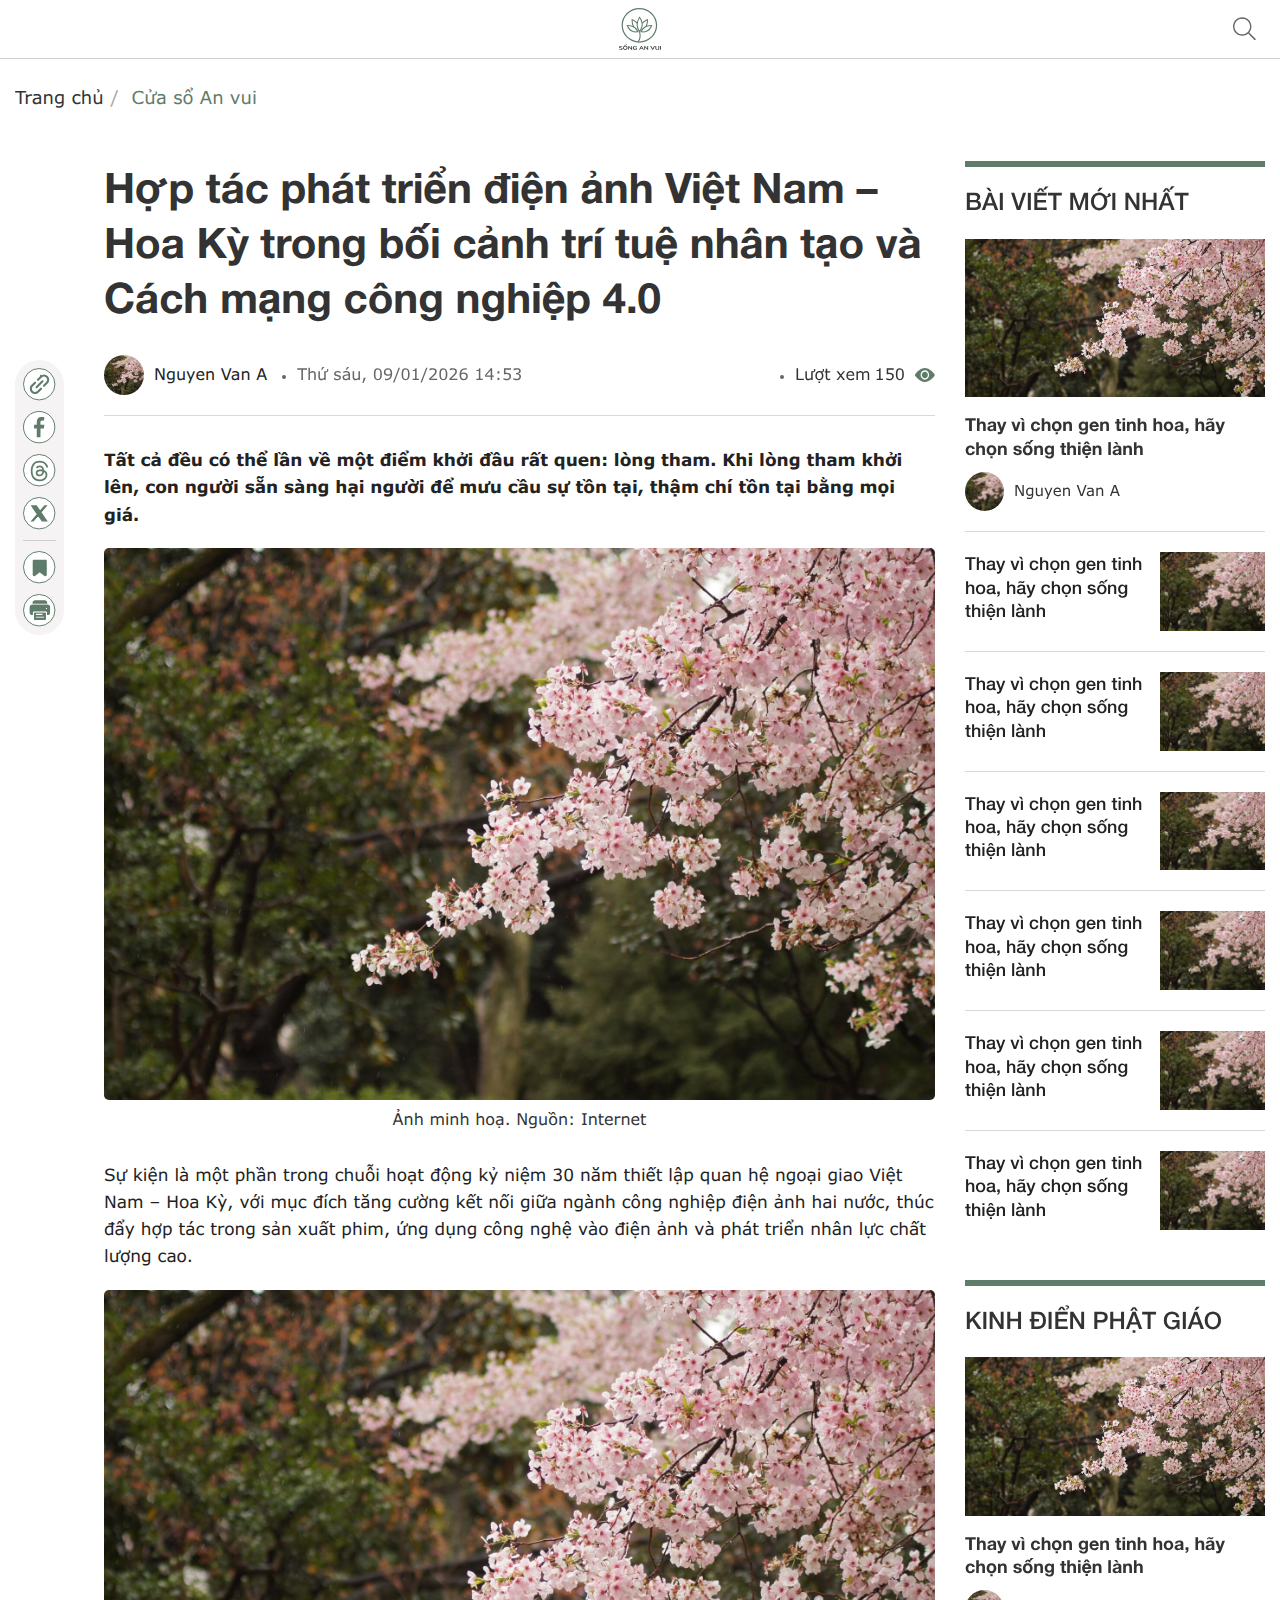
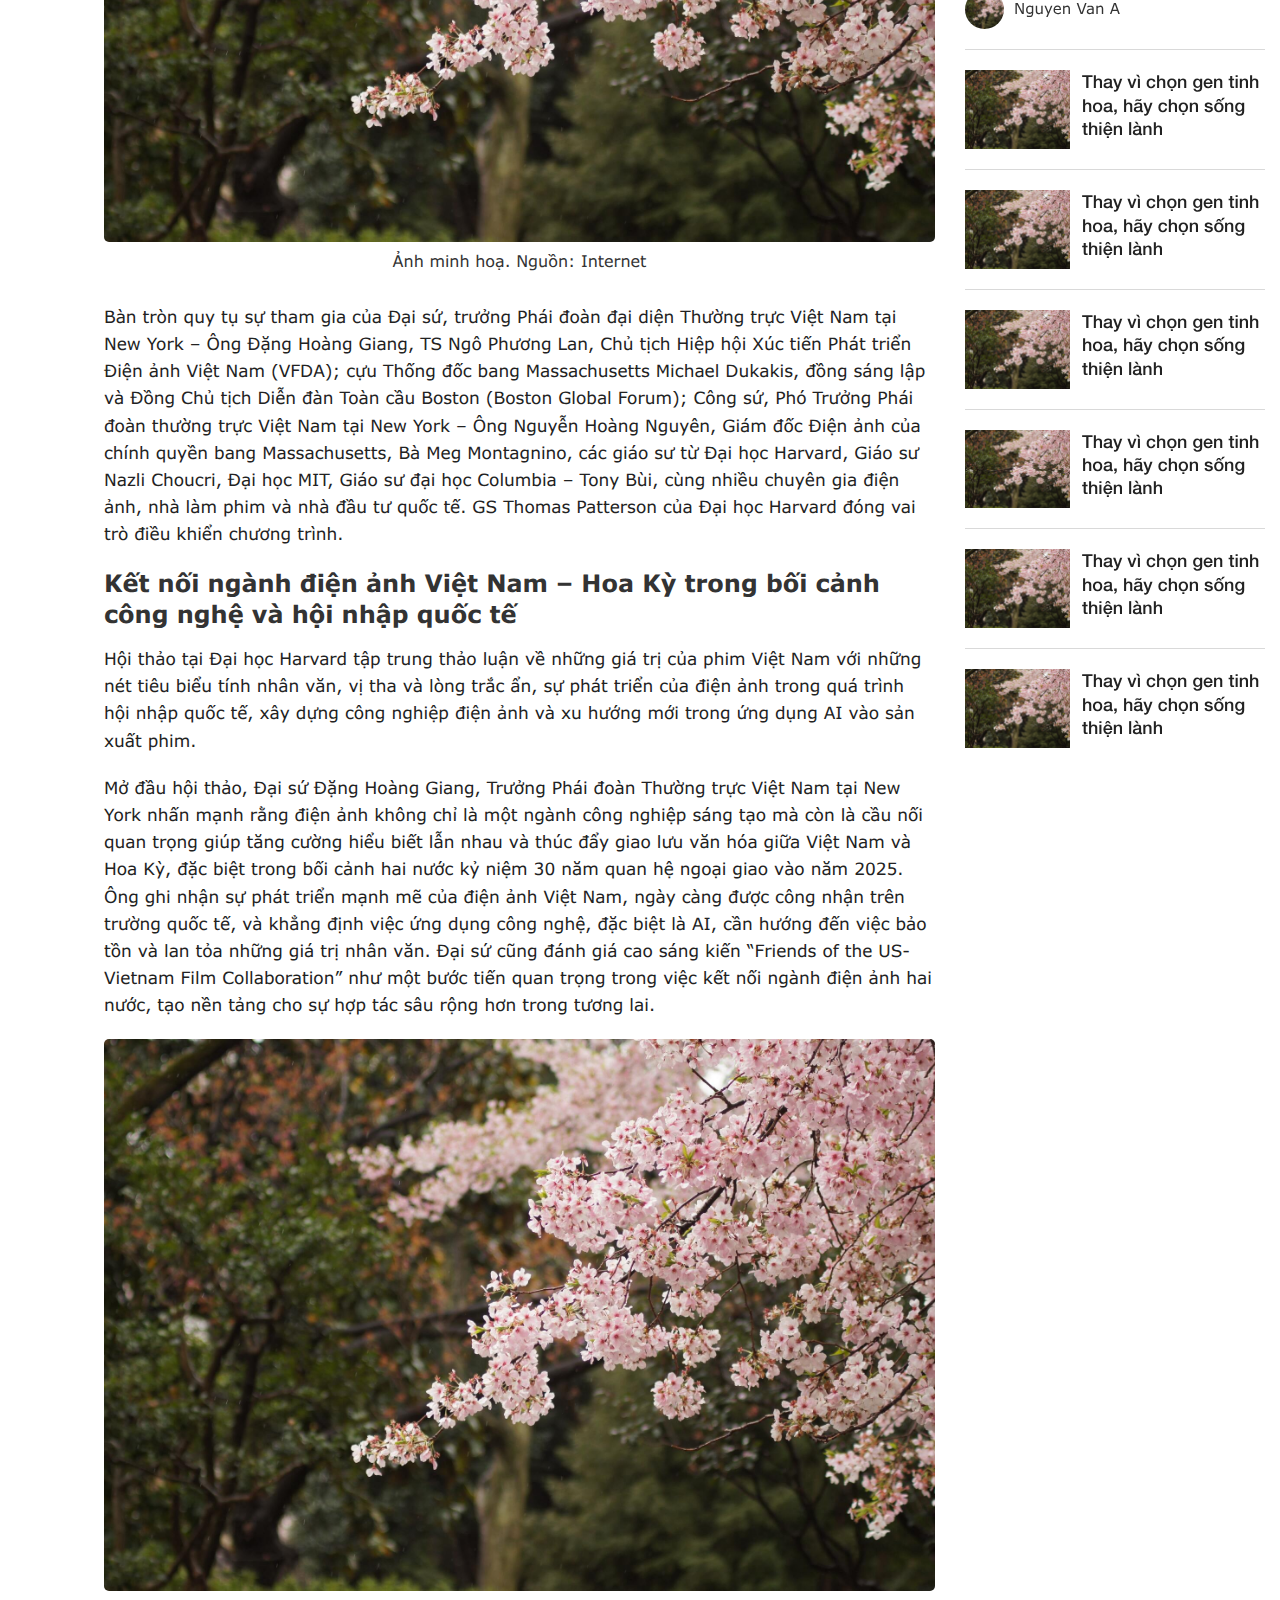
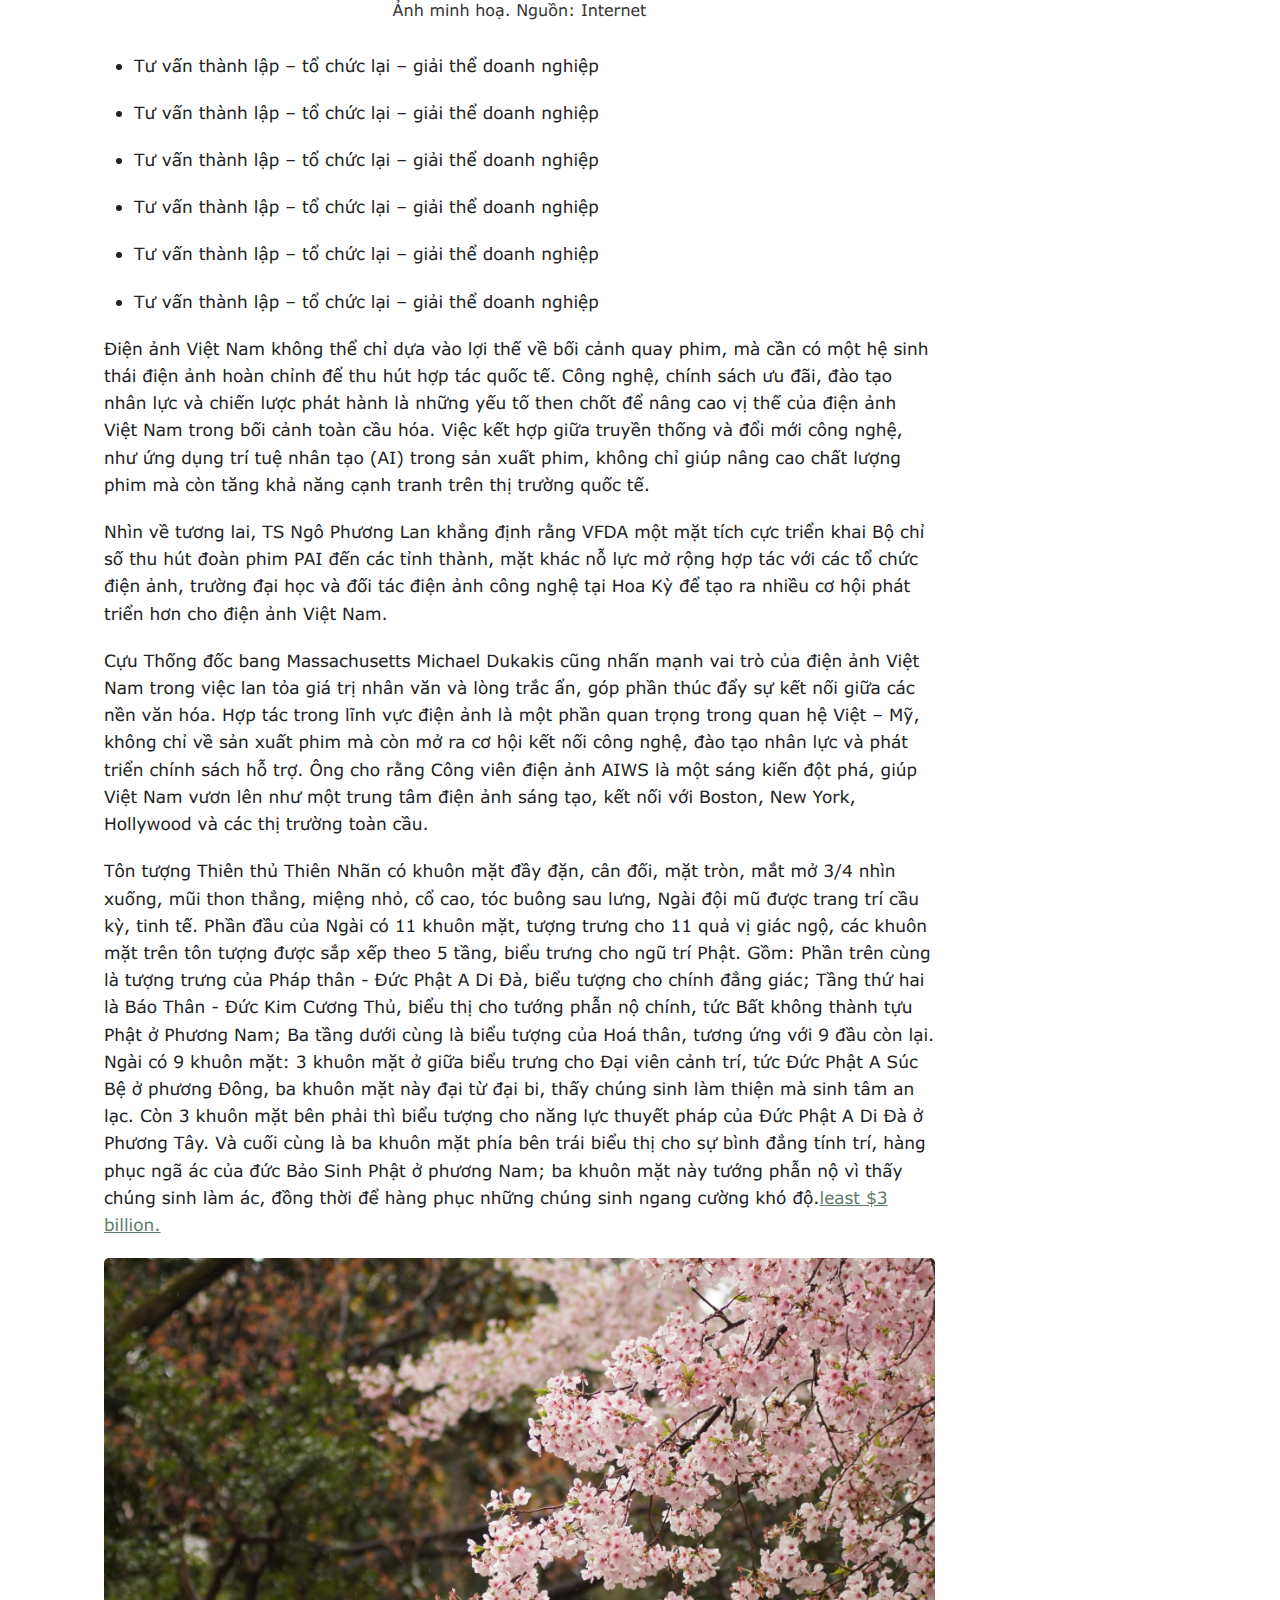
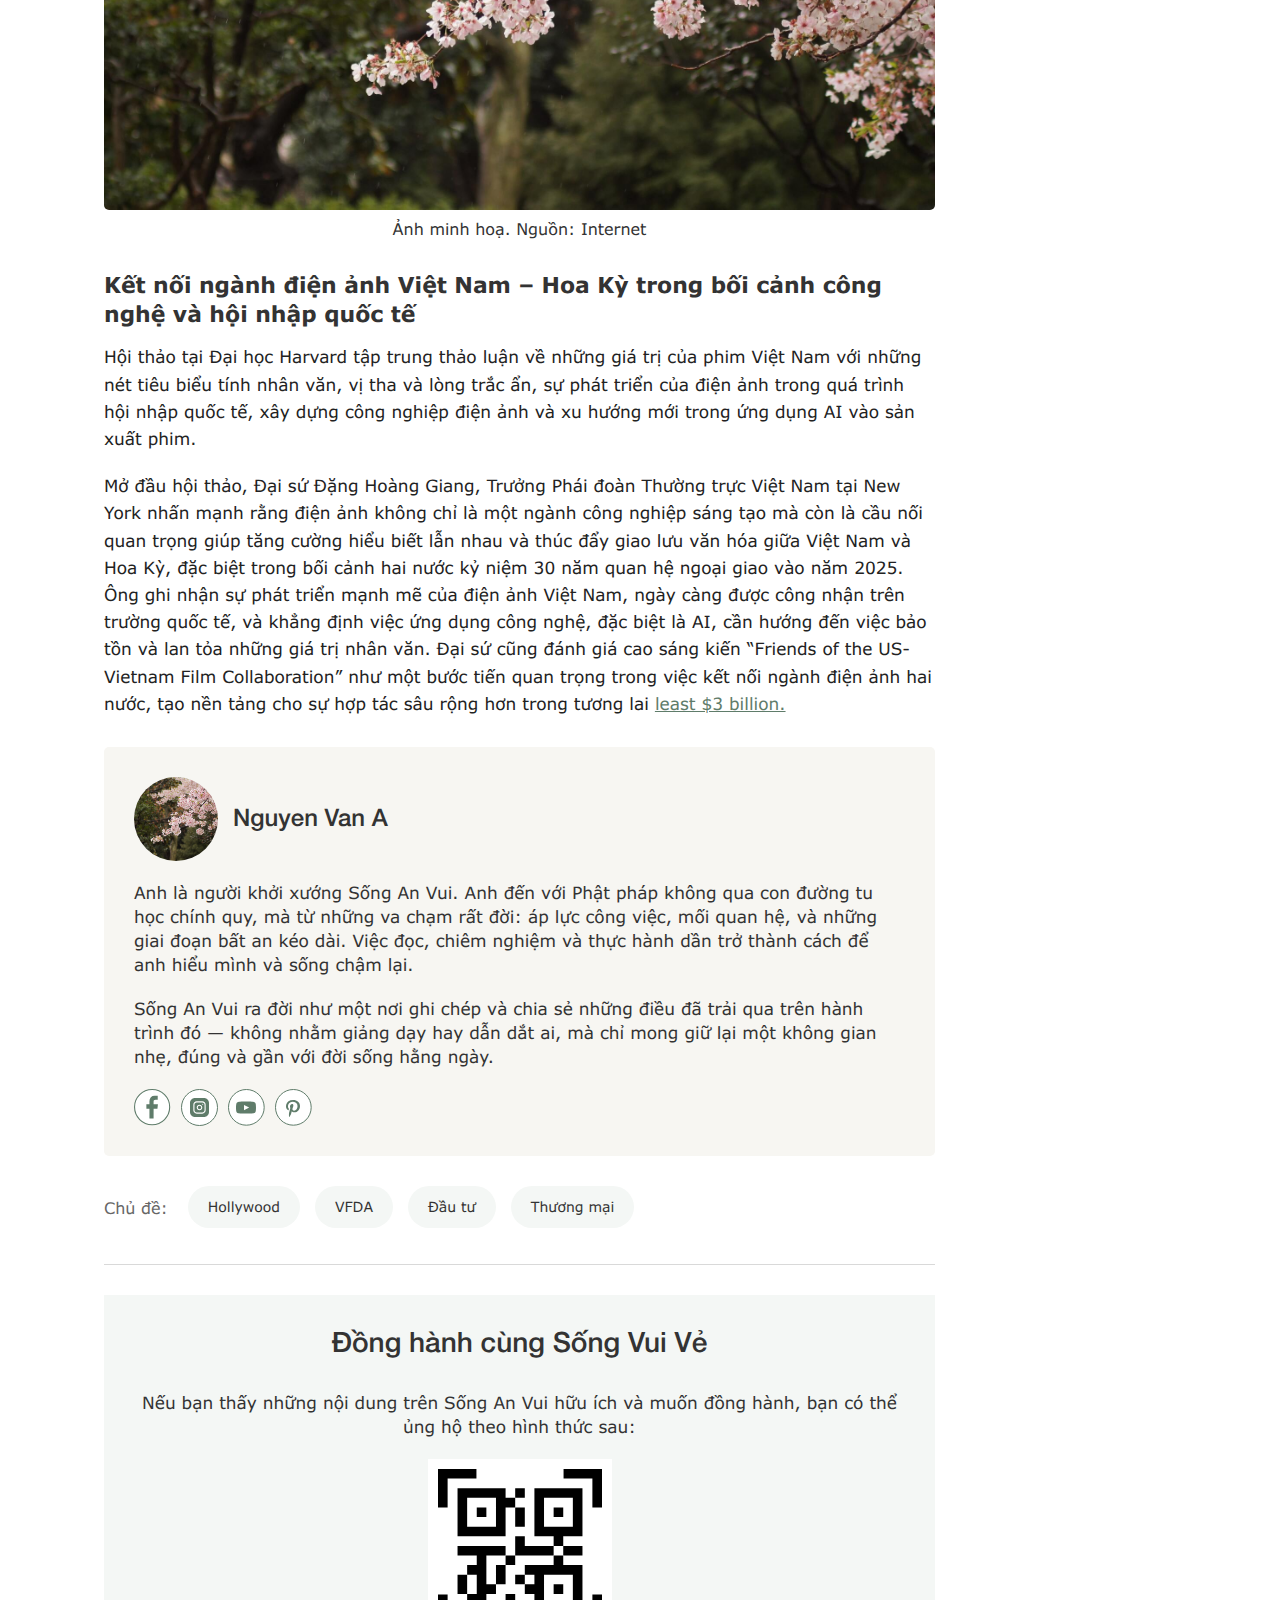
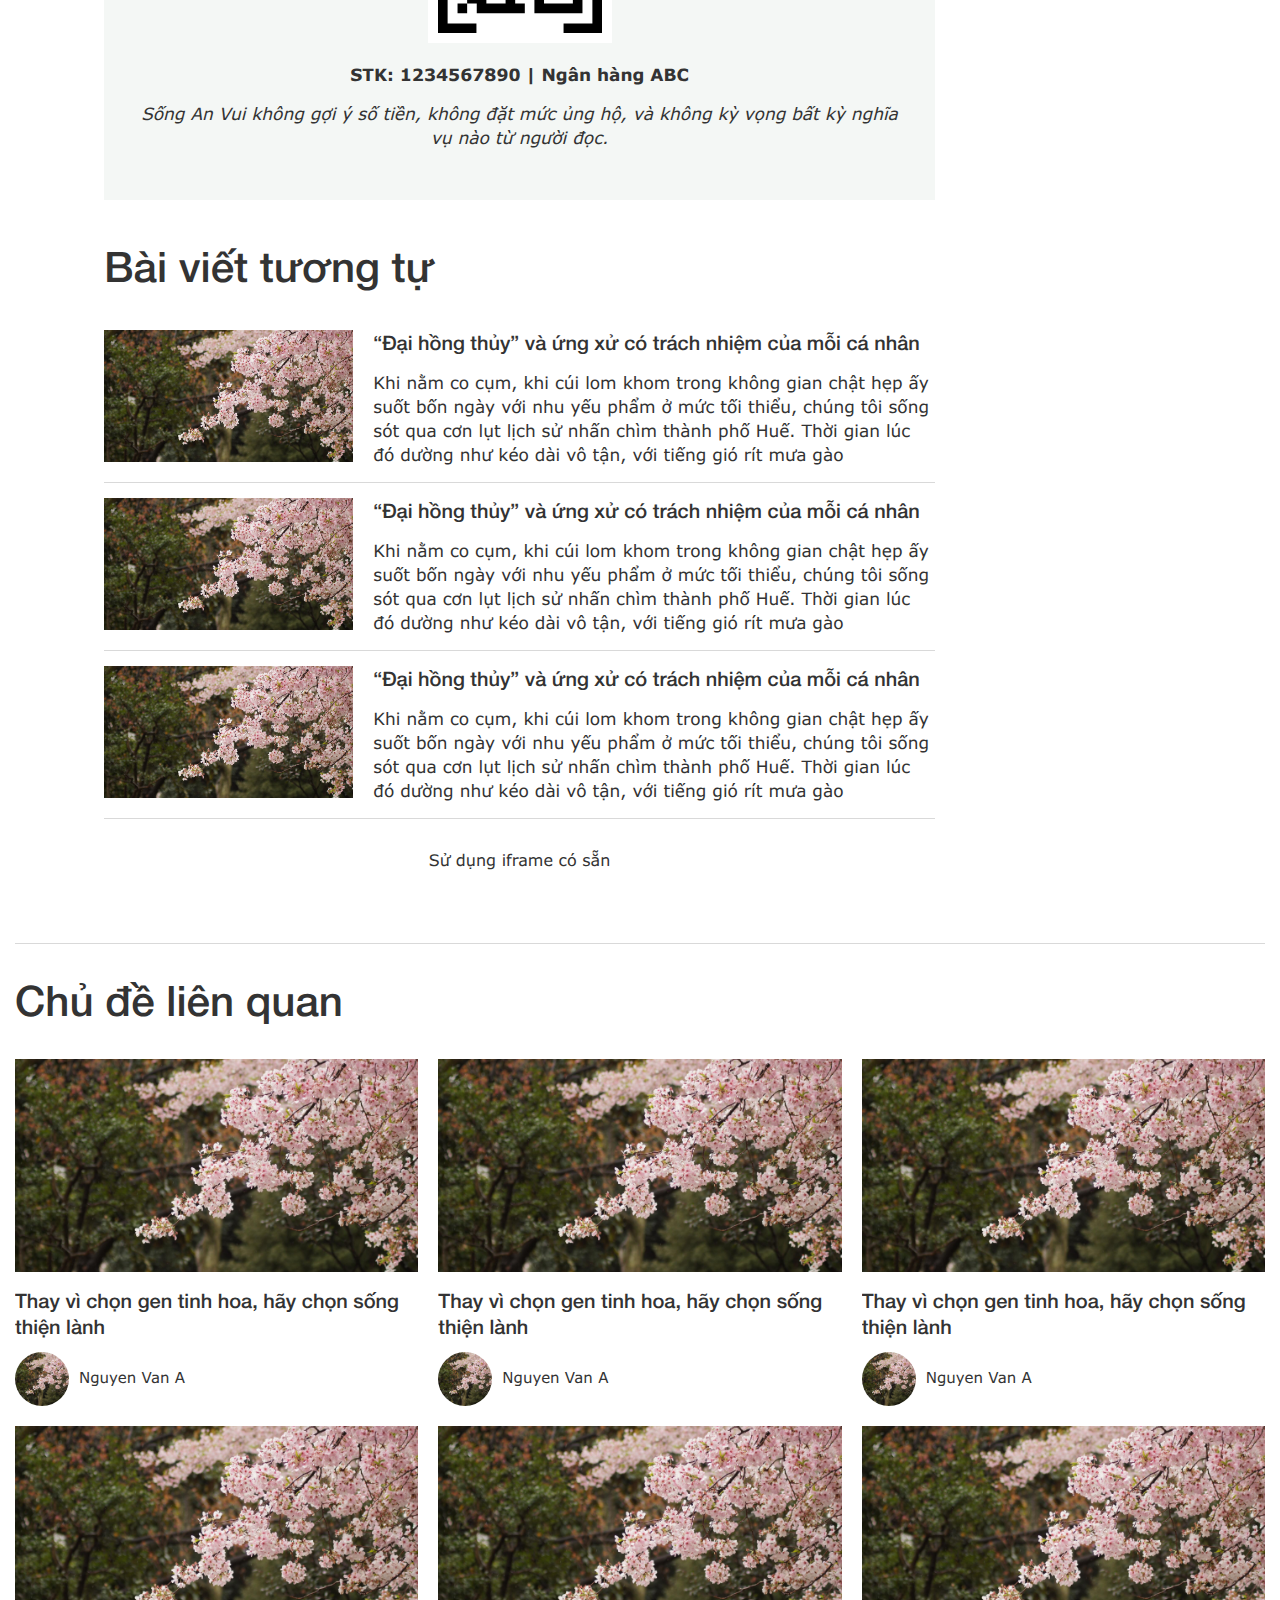
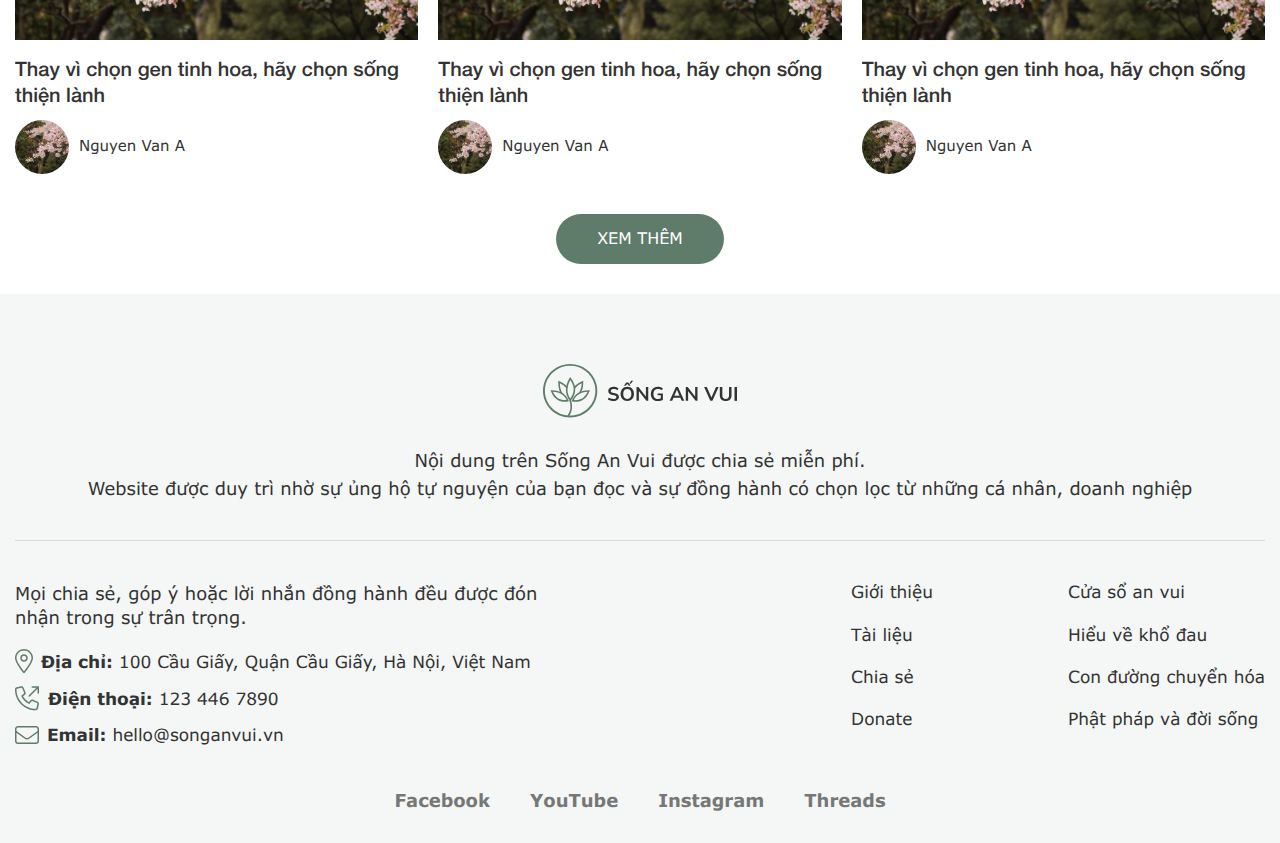
<file: detail.html>
<!DOCTYPE html>
<html lang="vi">
    <head>
        <meta charset="UTF-8" />
        <meta http-equiv="X-UA-Compatible" content="IE=edge" />
        <meta name="viewport" content="width=device-width, initial-scale=1.0" />
        <!-- favicon -->
        
        <!-- end favicon -->
        <title>Kênh truyền thông sống An Vui và Hạnh Phúc</title>
        <link rel="stylesheet" href="./lib/swiper/swiper-bundle.min.css" />
        <!-- <link rel="stylesheet" href="./lib/fancybox/jquery.fancybox.min.css" /> -->
        <link rel="stylesheet" href="./css/style.css" />
        <script src="./lib/jquery/jquery-3.7.1.min.js"></script>
    </head>

    <body>
        
        <!-- header -->
        <header id="header" class="header relative z-50 js__stickyHeader border-b-d1">
            <!-- pc -->
            <div class="d-3xl-block d-xl-none">
                <div class="header-desk relative z-20 w-wrapper">
                    <div class="header-desk__container w-1280 d-3xl-flex items-center justify-between py-24">
                        <!-- left -->
                        <div class="header-desk__left flex-0">
                            <a href="#" class="header-desk__logo d-3xl-flex items-center">
                                <img src="./images/svg/logo-2.svg" alt="Logo Sống An Vui" loading="lazy">
                            </a>
                        </div>
                        <!-- end left -->
                        <!-- right -->
                        <div class="header-desk__right flex-1 pl-20 d-3xl-flex items-center justify-between">
                            <!-- menu -->
                            <div class="menu d-3xl-flex items-center justify-end flex-1 text-gray-33">
                                <!-- item -->
                                <div class="menu-item px-12 relative active">
                                    <!-- heading -->
                                    <div class="menu-heading d-3xl-flex items-center">
                                        <a href="#" class="menu-heading__text fs-18">Giới thiệu</a>
                                    </div>
                                    <!-- end heading -->
                                </div>
                                <!-- end item -->
                                <!-- item -->
                                <div class="menu-item px-12 relative">
                                    <!-- heading -->
                                    <div class="menu-heading d-3xl-flex items-center">
                                        <a href="#" class="menu-heading__text flex-1 fs-17 pr-4">Cửa sổ An Vui</a>
                                        <div class="menu-heading__icon flex-0 icon-10">
                                            <img src="./images/svg/arrow-down-gray.svg" alt="">
                                        </div>
                                    </div>
                                    <!-- end heading -->

                                    <!-- container -->
                                    <div class="menu-container absolute scroll">
                                        <ul class="menu-block__dropdown">
                                            <!-- item -->
                                            <li class="dropdown-item js__dropdownItem">
                                                <a href="#" class="dropdown-link flex-1 fs-16">Giới thiệu về tổ chức</a>
                                            </li>
                                            <!-- end item -->
                                            <!-- item -->
                                            <li class="dropdown-item js__dropdownItem">
                                                <a href="#" class="dropdown-link flex-1 fs-16">Cơ cấu tổ chức và Ban Chấp hành</a>
                                            </li>
                                            <!-- end item -->
                                            
                                        </ul>
                                    </div>
                                    <!-- end container -->
                                </div>
                                <!-- end item -->
                                <!-- item -->
                                <div class="menu-item px-12 relative">
                                    <!-- heading -->
                                    <div class="menu-heading d-3xl-flex items-center">
                                        <a href="#" class="menu-heading__text flex-1 fs-17 pr-4">Hiểu về khổ đau</a>
                                        <div class="menu-heading__icon flex-0 icon-10">
                                            <img src="./images/svg/arrow-down-gray.svg" alt="">
                                        </div>
                                    </div>
                                    <!-- end heading -->

                                    <!-- container -->
                                    <div class="menu-container absolute scroll">
                                        <ul class="menu-block__dropdown">
                                            <!-- item -->
                                            <li class="dropdown-item js__dropdownItem">
                                                <a href="#" class="dropdown-link flex-1 fs-16">Giới thiệu về tổ chức</a>
                                            </li>
                                            <!-- end item -->
                                            <!-- item -->
                                            <li class="dropdown-item js__dropdownItem">
                                                <a href="#" class="dropdown-link flex-1 fs-16">Cơ cấu tổ chức và Ban Chấp hành</a>
                                            </li>
                                            <!-- end item -->
                                            
                                        </ul>
                                    </div>
                                    <!-- end container -->
                                </div>
                                <!-- end item -->
                                <!-- item -->
                                <div class="menu-item px-12 relative">
                                    <!-- heading -->
                                    <div class="menu-heading d-3xl-flex items-center">
                                        <a href="#" class="menu-heading__text flex-1 fs-17 pr-4">Con đường chuyển hóa</a>
                                        <div class="menu-heading__icon flex-0 icon-10">
                                            <img src="./images/svg/arrow-down-gray.svg" alt="">
                                        </div>
                                    </div>
                                    <!-- end heading -->

                                    <!-- container -->
                                    <div class="menu-container absolute scroll">
                                        <ul class="menu-block__dropdown">
                                            <!-- item -->
                                            <li class="dropdown-item js__dropdownItem">
                                                <a href="#" class="dropdown-link flex-1 fs-16">Giới thiệu về tổ chức</a>
                                            </li>
                                            <!-- end item -->
                                            <!-- item -->
                                            <li class="dropdown-item js__dropdownItem">
                                                <a href="#" class="dropdown-link flex-1 fs-16">Cơ cấu tổ chức và Ban Chấp hành</a>
                                            </li>
                                            <!-- end item -->
                                            
                                        </ul>
                                    </div>
                                    <!-- end container -->
                                </div>
                                <!-- end item -->
                                <!-- item -->
                                <div class="menu-item px-12 relative">
                                    <!-- heading -->
                                    <div class="menu-heading d-3xl-flex items-center">
                                        <a href="#" class="menu-heading__text flex-1 fs-17 pr-4">Pháp luật và đời sống</a>
                                        <div class="menu-heading__icon flex-0 icon-10">
                                            <img src="./images/svg/arrow-down-gray.svg" alt="">
                                        </div>
                                    </div>
                                    <!-- end heading -->

                                    <!-- container -->
                                    <div class="menu-container absolute scroll">
                                        <ul class="menu-block__dropdown">
                                            <!-- item -->
                                            <li class="dropdown-item js__dropdownItem">
                                                <a href="#" class="dropdown-link flex-1 fs-16">Giới thiệu về tổ chức</a>
                                            </li>
                                            <!-- end item -->
                                            <!-- item -->
                                            <li class="dropdown-item js__dropdownItem">
                                                <a href="#" class="dropdown-link flex-1 fs-16">Cơ cấu tổ chức và Ban Chấp hành</a>
                                            </li>
                                            <!-- end item -->
                                            
                                        </ul>
                                    </div>
                                    <!-- end container -->
                                </div>
                                <!-- end item -->
                                <!-- item -->
                                <div class="menu-item px-12 relative">
                                    <!-- heading -->
                                    <div class="menu-heading d-3xl-flex items-center">
                                        <a href="#" class="menu-heading__text flex-1 fs-17 pr-4">Chia sẻ</a>
                                        <div class="menu-heading__icon flex-0 icon-10">
                                            <img src="./images/svg/arrow-down-gray.svg" alt="">
                                        </div>
                                    </div>
                                    <!-- end heading -->

                                    <!-- container -->
                                    <div class="menu-container absolute scroll">
                                        <ul class="menu-block__dropdown">
                                            <!-- item -->
                                            <li class="dropdown-item js__dropdownItem">
                                                <a href="#" class="dropdown-link flex-1 fs-16">Giới thiệu về tổ chức</a>
                                            </li>
                                            <!-- end item -->
                                            <!-- item -->
                                            <li class="dropdown-item js__dropdownItem">
                                                <a href="#" class="dropdown-link flex-1 fs-16">Cơ cấu tổ chức và Ban Chấp hành</a>
                                            </li>
                                            <!-- end item -->
                                            
                                        </ul>
                                    </div>
                                    <!-- end container -->
                                </div>
                                <!-- end item -->
                               
                            </div>
                            <!-- end menu -->
                            <!-- search -->
                            <div class="action-item serach-pc js__searchPc flex-0 ml-40">
                                <!-- icon -->
                                <div class="action-item__event serach-pc__event js__searchPcIcon d-3xl-flex items-center pointer">
                                    <div class="action-item__icon serach-pc__icon flex-0 mr-8 icon-16">
                                        <img src="./images/svg/search-gray.svg" alt="">
                                    </div>
                                </div>
                                <!-- end icon -->
                                <!-- form -->
                                <div class="serach-pc__form js__formSearchPc">
                                    <form action="" class="relative">
                                        <div class="d-3xl-flex items-center w-full">
                                            <input type="text" class="search-input fs-16 w-full h-full js__focusSearchPc" placeholder="Search...">
                                            <button class="search-btn">
                                                <img src="./images/svg/search-w.svg" alt="">
                                            </button>
                                        </div>
                                    </form>
                                </div>
                                <!-- end form -->
                            </div>
                            <!-- end search -->
                        </div>
                        <!-- end right -->
                    </div>

                </div>
            </div>
            <!-- end pc -->
             
            <!-- mb -->
            <div class="d-3xl-none d-xl-block">
                <div class="header-mb w-wrapper relative z-10">
                    <!-- top -->
                    <div class="header-mb-top py-8">
                        <div class="header-mb-top__container w-1280 d-3xl-flex items-center">
                            <!-- left -->
                            <div class="header-mb-top__left flex-1">
                                <div class="icon-bar js__clickShowMenuMb p-10">
                                    <img src="./images/svg/bar-w.svg" alt="" loading="lazy">
                                </div>
                                <div class="sub-menu-mb js__subMenuMb">
                                    <div class="sub-menu-mb__close js__closeSubMenuMb d-3xl-flex items-center">
                                        <img src="./images/svg/close-w.svg" alt="" loading="lazy">
                                    </div>
                                    <div class="sub-menu-mb__container px-15 pb-15 scroll">
                                        <ul class="sub-menu-mb__list js__subMenuMbContainer">

                                            <!-- item -->
                                            <li class="sub-menu-mb__item js__subMenuMbItem">
                                                <!-- heading -->
                                                <div class="sub-menu-mb__heading d-3xl-flex items-center justify-between">
                                                    <a href="#" class="link d-3xl-flex items-center flex-1">
                                                        
                                                        <p class="flex-1 text fw-700 fs-15 px-10 text-uppercase">Giới thiệu</p>
                                                    </a>
                                                    <div class="flex-0 arrow-icon js__showSubMenuMbItem">
                                                        <img src="./images/svg/arrow-down-gray.svg" alt="">
                                                    </div>
                                                </div>
                                                <!-- end heading -->

                                                <!-- dropwdown -->
                                                <div class="sub-menu-mb__dropdown js__subMenuMbDropdown">
                                                    <!-- heading -->
                                                    <div class="sub-menu-mb__dropdown-heading d-3xl-flex items-center justify-between">
                                                        <a href="#" class="link d-3xl-flex items-center flex-1">
                                                            Tầm nhìn và sứ mệnh
                                                        </a>
                                                        <div class="flex-0 arrow-icon js__showSubMenuMbDropdown">
                                                            <img src="./images/svg/arrow-down-gray.svg" alt="">
                                                        </div>
                                                    </div>
                                                    <!-- end heading -->

                                                    <!-- dropdown children -->
                                                    <ul class="sub-menu-mb__dropdownChildren">
                                                        <!-- item -->
                                                        <li class="sub-menu-mb__dropdownChildren-item">
                                                            <a href="#" class="sub-menu-mb__dropdownChildren-link">
                                                                Tư vấn pháp lý cho doanh nghiệp
                                                            </a>
                                                        </li>
                                                        <!-- end item -->
                                                        <!-- item -->
                                                        <li class="sub-menu-mb__dropdownChildren-item">
                                                            <a href="#" class="sub-menu-mb__dropdownChildren-link">
                                                                Soạn thảo & rà soát hợp đồng
                                                            </a>
                                                        </li>
                                                        <!-- end item -->
                                                        <!-- item -->
                                                        <li class="sub-menu-mb__dropdownChildren-item">
                                                            <a href="#" class="sub-menu-mb__dropdownChildren-link">
                                                                Giải quyết tranh chấp thương mại
                                                            </a>
                                                        </li>
                                                        <!-- end item -->
                                                    </ul>
                                                    <!-- end dropdown children -->
                                                </div>
                                                <!-- end dropwdown -->

                                                <!-- dropwdown -->
                                                <div class="sub-menu-mb__dropdown js__subMenuMbDropdown">
                                                    <!-- heading -->
                                                    <div class="sub-menu-mb__dropdown-heading d-3xl-flex items-center justify-between">
                                                        <a href="#" class="link d-3xl-flex items-center flex-1">
                                                            Tầm nhìn và sứ mệnh
                                                        </a>
                                                        <div class="flex-0 arrow-icon js__showSubMenuMbDropdown">
                                                            <img src="./images/svg/arrow-down-gray.svg" alt="">
                                                        </div>
                                                    </div>
                                                    <!-- end heading -->

                                                    <!-- dropdown children -->
                                                    <ul class="sub-menu-mb__dropdownChildren">
                                                        <!-- item -->
                                                        <li class="sub-menu-mb__dropdownChildren-item">
                                                            <a href="#" class="sub-menu-mb__dropdownChildren-link">
                                                                Tư vấn pháp lý cho doanh nghiệp
                                                            </a>
                                                        </li>
                                                        <!-- end item -->
                                                        <!-- item -->
                                                        <li class="sub-menu-mb__dropdownChildren-item">
                                                            <a href="#" class="sub-menu-mb__dropdownChildren-link">
                                                                Soạn thảo & rà soát hợp đồng
                                                            </a>
                                                        </li>
                                                        <!-- end item -->
                                                        <!-- item -->
                                                        <li class="sub-menu-mb__dropdownChildren-item">
                                                            <a href="#" class="sub-menu-mb__dropdownChildren-link">
                                                                Giải quyết tranh chấp thương mại
                                                            </a>
                                                        </li>
                                                        <!-- end item -->
                                                    </ul>
                                                    <!-- end dropdown children -->
                                                </div>
                                                <!-- end dropwdown -->

                                                <!-- dropwdown -->
                                                <div class="sub-menu-mb__dropdown js__subMenuMbDropdown">
                                                    <!-- heading -->
                                                    <div class="sub-menu-mb__dropdown-heading d-3xl-flex items-center justify-between">
                                                        <a href="#" class="link d-3xl-flex items-center flex-1">
                                                            Tầm nhìn và sứ mệnh
                                                        </a>
                                                        <div class="flex-0 arrow-icon js__showSubMenuMbDropdown">
                                                            <img src="./images/svg/arrow-down-gray.svg" alt="">
                                                        </div>
                                                    </div>
                                                    <!-- end heading -->

                                                    <!-- dropdown children -->
                                                    <ul class="sub-menu-mb__dropdownChildren">
                                                        <!-- item -->
                                                        <li class="sub-menu-mb__dropdownChildren-item">
                                                            <a href="#" class="sub-menu-mb__dropdownChildren-link">
                                                                Tư vấn pháp lý cho doanh nghiệp
                                                            </a>
                                                        </li>
                                                        <!-- end item -->
                                                        <!-- item -->
                                                        <li class="sub-menu-mb__dropdownChildren-item">
                                                            <a href="#" class="sub-menu-mb__dropdownChildren-link">
                                                                Soạn thảo & rà soát hợp đồng
                                                            </a>
                                                        </li>
                                                        <!-- end item -->
                                                        <!-- item -->
                                                        <li class="sub-menu-mb__dropdownChildren-item">
                                                            <a href="#" class="sub-menu-mb__dropdownChildren-link">
                                                                Giải quyết tranh chấp thương mại
                                                            </a>
                                                        </li>
                                                        <!-- end item -->
                                                    </ul>
                                                    <!-- end dropdown children -->
                                                </div>
                                                <!-- end dropwdown -->

                                                
                                                 
                                            </li>
                                            <!-- end item -->

                                            <!-- item -->
                                            <li class="sub-menu-mb__item js__subMenuMbItem">
                                                <!-- heading -->
                                                <div class="sub-menu-mb__heading d-3xl-flex items-center justify-between">
                                                    <a href="#" class="link d-3xl-flex items-center flex-1">
                                                        
                                                        <p class="flex-1 text fw-700 fs-15 px-10 text-uppercase">Giới thiệu</p>
                                                    </a>
                                                    <div class="flex-0 arrow-icon js__showSubMenuMbItem">
                                                        <img src="./images/svg/arrow-down-gray.svg" alt="">
                                                    </div>
                                                </div>
                                                <!-- end heading -->

                                                <!-- dropwdown -->
                                                <div class="sub-menu-mb__dropdown js__subMenuMbDropdown">
                                                    <!-- heading -->
                                                    <div class="sub-menu-mb__dropdown-heading d-3xl-flex items-center justify-between">
                                                        <a href="#" class="link d-3xl-flex items-center flex-1">
                                                            Tầm nhìn và sứ mệnh
                                                        </a>
                                                        <div class="flex-0 arrow-icon js__showSubMenuMbDropdown">
                                                            <img src="./images/svg/arrow-down-gray.svg" alt="">
                                                        </div>
                                                    </div>
                                                    <!-- end heading -->

                                                    <!-- dropdown children -->
                                                    <ul class="sub-menu-mb__dropdownChildren">
                                                        <!-- item -->
                                                        <li class="sub-menu-mb__dropdownChildren-item">
                                                            <a href="#" class="sub-menu-mb__dropdownChildren-link">
                                                                Tư vấn pháp lý cho doanh nghiệp
                                                            </a>
                                                        </li>
                                                        <!-- end item -->
                                                        <!-- item -->
                                                        <li class="sub-menu-mb__dropdownChildren-item">
                                                            <a href="#" class="sub-menu-mb__dropdownChildren-link">
                                                                Soạn thảo & rà soát hợp đồng
                                                            </a>
                                                        </li>
                                                        <!-- end item -->
                                                        <!-- item -->
                                                        <li class="sub-menu-mb__dropdownChildren-item">
                                                            <a href="#" class="sub-menu-mb__dropdownChildren-link">
                                                                Giải quyết tranh chấp thương mại
                                                            </a>
                                                        </li>
                                                        <!-- end item -->
                                                    </ul>
                                                    <!-- end dropdown children -->
                                                </div>
                                                <!-- end dropwdown -->

                                                <!-- dropwdown -->
                                                <div class="sub-menu-mb__dropdown js__subMenuMbDropdown">
                                                    <!-- heading -->
                                                    <div class="sub-menu-mb__dropdown-heading d-3xl-flex items-center justify-between">
                                                        <a href="#" class="link d-3xl-flex items-center flex-1">
                                                            Tầm nhìn và sứ mệnh
                                                        </a>
                                                        <div class="flex-0 arrow-icon js__showSubMenuMbDropdown">
                                                            <img src="./images/svg/arrow-down-gray.svg" alt="">
                                                        </div>
                                                    </div>
                                                    <!-- end heading -->

                                                    <!-- dropdown children -->
                                                    <ul class="sub-menu-mb__dropdownChildren">
                                                        <!-- item -->
                                                        <li class="sub-menu-mb__dropdownChildren-item">
                                                            <a href="#" class="sub-menu-mb__dropdownChildren-link">
                                                                Tư vấn pháp lý cho doanh nghiệp
                                                            </a>
                                                        </li>
                                                        <!-- end item -->
                                                        <!-- item -->
                                                        <li class="sub-menu-mb__dropdownChildren-item">
                                                            <a href="#" class="sub-menu-mb__dropdownChildren-link">
                                                                Soạn thảo & rà soát hợp đồng
                                                            </a>
                                                        </li>
                                                        <!-- end item -->
                                                        <!-- item -->
                                                        <li class="sub-menu-mb__dropdownChildren-item">
                                                            <a href="#" class="sub-menu-mb__dropdownChildren-link">
                                                                Giải quyết tranh chấp thương mại
                                                            </a>
                                                        </li>
                                                        <!-- end item -->
                                                    </ul>
                                                    <!-- end dropdown children -->
                                                </div>
                                                <!-- end dropwdown -->

                                                <!-- dropwdown -->
                                                <div class="sub-menu-mb__dropdown js__subMenuMbDropdown">
                                                    <!-- heading -->
                                                    <div class="sub-menu-mb__dropdown-heading d-3xl-flex items-center justify-between">
                                                        <a href="#" class="link d-3xl-flex items-center flex-1">
                                                            Tầm nhìn và sứ mệnh
                                                        </a>
                                                        <div class="flex-0 arrow-icon js__showSubMenuMbDropdown">
                                                            <img src="./images/svg/arrow-down-gray.svg" alt="">
                                                        </div>
                                                    </div>
                                                    <!-- end heading -->

                                                    <!-- dropdown children -->
                                                    <ul class="sub-menu-mb__dropdownChildren">
                                                        <!-- item -->
                                                        <li class="sub-menu-mb__dropdownChildren-item">
                                                            <a href="#" class="sub-menu-mb__dropdownChildren-link">
                                                                Tư vấn pháp lý cho doanh nghiệp
                                                            </a>
                                                        </li>
                                                        <!-- end item -->
                                                        <!-- item -->
                                                        <li class="sub-menu-mb__dropdownChildren-item">
                                                            <a href="#" class="sub-menu-mb__dropdownChildren-link">
                                                                Soạn thảo & rà soát hợp đồng
                                                            </a>
                                                        </li>
                                                        <!-- end item -->
                                                        <!-- item -->
                                                        <li class="sub-menu-mb__dropdownChildren-item">
                                                            <a href="#" class="sub-menu-mb__dropdownChildren-link">
                                                                Giải quyết tranh chấp thương mại
                                                            </a>
                                                        </li>
                                                        <!-- end item -->
                                                    </ul>
                                                    <!-- end dropdown children -->
                                                </div>
                                                <!-- end dropwdown -->

                                                
                                                 
                                            </li>
                                            <!-- end item -->

                                            <!-- item -->
                                            <li class="sub-menu-mb__item js__subMenuMbItem">
                                                <!-- heading -->
                                                <div class="sub-menu-mb__heading d-3xl-flex items-center justify-between">
                                                    <a href="#" class="link d-3xl-flex items-center flex-1">
                                                        
                                                        <p class="flex-1 text fw-700 fs-15 px-10 text-uppercase">Giới thiệu</p>
                                                    </a>
                                                    <div class="flex-0 arrow-icon js__showSubMenuMbItem">
                                                        <img src="./images/svg/arrow-down-gray.svg" alt="">
                                                    </div>
                                                </div>
                                                <!-- end heading -->

                                                <!-- dropwdown -->
                                                <div class="sub-menu-mb__dropdown js__subMenuMbDropdown">
                                                    <!-- heading -->
                                                    <div class="sub-menu-mb__dropdown-heading d-3xl-flex items-center justify-between">
                                                        <a href="#" class="link d-3xl-flex items-center flex-1">
                                                            Tầm nhìn và sứ mệnh
                                                        </a>
                                                        <div class="flex-0 arrow-icon js__showSubMenuMbDropdown">
                                                            <img src="./images/svg/arrow-down-gray.svg" alt="">
                                                        </div>
                                                    </div>
                                                    <!-- end heading -->

                                                    <!-- dropdown children -->
                                                    <ul class="sub-menu-mb__dropdownChildren">
                                                        <!-- item -->
                                                        <li class="sub-menu-mb__dropdownChildren-item">
                                                            <a href="#" class="sub-menu-mb__dropdownChildren-link">
                                                                Tư vấn pháp lý cho doanh nghiệp
                                                            </a>
                                                        </li>
                                                        <!-- end item -->
                                                        <!-- item -->
                                                        <li class="sub-menu-mb__dropdownChildren-item">
                                                            <a href="#" class="sub-menu-mb__dropdownChildren-link">
                                                                Soạn thảo & rà soát hợp đồng
                                                            </a>
                                                        </li>
                                                        <!-- end item -->
                                                        <!-- item -->
                                                        <li class="sub-menu-mb__dropdownChildren-item">
                                                            <a href="#" class="sub-menu-mb__dropdownChildren-link">
                                                                Giải quyết tranh chấp thương mại
                                                            </a>
                                                        </li>
                                                        <!-- end item -->
                                                    </ul>
                                                    <!-- end dropdown children -->
                                                </div>
                                                <!-- end dropwdown -->

                                                <!-- dropwdown -->
                                                <div class="sub-menu-mb__dropdown js__subMenuMbDropdown">
                                                    <!-- heading -->
                                                    <div class="sub-menu-mb__dropdown-heading d-3xl-flex items-center justify-between">
                                                        <a href="#" class="link d-3xl-flex items-center flex-1">
                                                            Tầm nhìn và sứ mệnh
                                                        </a>
                                                        <div class="flex-0 arrow-icon js__showSubMenuMbDropdown">
                                                            <img src="./images/svg/arrow-down-gray.svg" alt="">
                                                        </div>
                                                    </div>
                                                    <!-- end heading -->

                                                    <!-- dropdown children -->
                                                    <ul class="sub-menu-mb__dropdownChildren">
                                                        <!-- item -->
                                                        <li class="sub-menu-mb__dropdownChildren-item">
                                                            <a href="#" class="sub-menu-mb__dropdownChildren-link">
                                                                Tư vấn pháp lý cho doanh nghiệp
                                                            </a>
                                                        </li>
                                                        <!-- end item -->
                                                        <!-- item -->
                                                        <li class="sub-menu-mb__dropdownChildren-item">
                                                            <a href="#" class="sub-menu-mb__dropdownChildren-link">
                                                                Soạn thảo & rà soát hợp đồng
                                                            </a>
                                                        </li>
                                                        <!-- end item -->
                                                        <!-- item -->
                                                        <li class="sub-menu-mb__dropdownChildren-item">
                                                            <a href="#" class="sub-menu-mb__dropdownChildren-link">
                                                                Giải quyết tranh chấp thương mại
                                                            </a>
                                                        </li>
                                                        <!-- end item -->
                                                    </ul>
                                                    <!-- end dropdown children -->
                                                </div>
                                                <!-- end dropwdown -->

                                                <!-- dropwdown -->
                                                <div class="sub-menu-mb__dropdown js__subMenuMbDropdown">
                                                    <!-- heading -->
                                                    <div class="sub-menu-mb__dropdown-heading d-3xl-flex items-center justify-between">
                                                        <a href="#" class="link d-3xl-flex items-center flex-1">
                                                            Tầm nhìn và sứ mệnh
                                                        </a>
                                                        <div class="flex-0 arrow-icon js__showSubMenuMbDropdown">
                                                            <img src="./images/svg/arrow-down-gray.svg" alt="">
                                                        </div>
                                                    </div>
                                                    <!-- end heading -->

                                                    <!-- dropdown children -->
                                                    <ul class="sub-menu-mb__dropdownChildren">
                                                        <!-- item -->
                                                        <li class="sub-menu-mb__dropdownChildren-item">
                                                            <a href="#" class="sub-menu-mb__dropdownChildren-link">
                                                                Tư vấn pháp lý cho doanh nghiệp
                                                            </a>
                                                        </li>
                                                        <!-- end item -->
                                                        <!-- item -->
                                                        <li class="sub-menu-mb__dropdownChildren-item">
                                                            <a href="#" class="sub-menu-mb__dropdownChildren-link">
                                                                Soạn thảo & rà soát hợp đồng
                                                            </a>
                                                        </li>
                                                        <!-- end item -->
                                                        <!-- item -->
                                                        <li class="sub-menu-mb__dropdownChildren-item">
                                                            <a href="#" class="sub-menu-mb__dropdownChildren-link">
                                                                Giải quyết tranh chấp thương mại
                                                            </a>
                                                        </li>
                                                        <!-- end item -->
                                                    </ul>
                                                    <!-- end dropdown children -->
                                                </div>
                                                <!-- end dropwdown -->

                                                
                                                 
                                            </li>
                                            <!-- end item -->

                                            <!-- item -->
                                            <li class="sub-menu-mb__item js__subMenuMbItem">
                                                <!-- heading -->
                                                <div class="sub-menu-mb__heading d-3xl-flex items-center justify-between">
                                                    <a href="#" class="link d-3xl-flex items-center flex-1">
                                                        
                                                        <p class="flex-1 text fw-700 fs-15 px-10 text-uppercase">Giới thiệu</p>
                                                    </a>
                                                    <div class="flex-0 arrow-icon js__showSubMenuMbItem">
                                                        <img src="./images/svg/arrow-down-gray.svg" alt="">
                                                    </div>
                                                </div>
                                                <!-- end heading -->

                                                <!-- dropwdown -->
                                                <div class="sub-menu-mb__dropdown js__subMenuMbDropdown">
                                                    <!-- heading -->
                                                    <div class="sub-menu-mb__dropdown-heading d-3xl-flex items-center justify-between">
                                                        <a href="#" class="link d-3xl-flex items-center flex-1">
                                                            Tầm nhìn và sứ mệnh
                                                        </a>
                                                        <div class="flex-0 arrow-icon js__showSubMenuMbDropdown">
                                                            <img src="./images/svg/arrow-down-gray.svg" alt="">
                                                        </div>
                                                    </div>
                                                    <!-- end heading -->

                                                    <!-- dropdown children -->
                                                    <ul class="sub-menu-mb__dropdownChildren">
                                                        <!-- item -->
                                                        <li class="sub-menu-mb__dropdownChildren-item">
                                                            <a href="#" class="sub-menu-mb__dropdownChildren-link">
                                                                Tư vấn pháp lý cho doanh nghiệp
                                                            </a>
                                                        </li>
                                                        <!-- end item -->
                                                        <!-- item -->
                                                        <li class="sub-menu-mb__dropdownChildren-item">
                                                            <a href="#" class="sub-menu-mb__dropdownChildren-link">
                                                                Soạn thảo & rà soát hợp đồng
                                                            </a>
                                                        </li>
                                                        <!-- end item -->
                                                        <!-- item -->
                                                        <li class="sub-menu-mb__dropdownChildren-item">
                                                            <a href="#" class="sub-menu-mb__dropdownChildren-link">
                                                                Giải quyết tranh chấp thương mại
                                                            </a>
                                                        </li>
                                                        <!-- end item -->
                                                    </ul>
                                                    <!-- end dropdown children -->
                                                </div>
                                                <!-- end dropwdown -->

                                                <!-- dropwdown -->
                                                <div class="sub-menu-mb__dropdown js__subMenuMbDropdown">
                                                    <!-- heading -->
                                                    <div class="sub-menu-mb__dropdown-heading d-3xl-flex items-center justify-between">
                                                        <a href="#" class="link d-3xl-flex items-center flex-1">
                                                            Tầm nhìn và sứ mệnh
                                                        </a>
                                                        <div class="flex-0 arrow-icon js__showSubMenuMbDropdown">
                                                            <img src="./images/svg/arrow-down-gray.svg" alt="">
                                                        </div>
                                                    </div>
                                                    <!-- end heading -->

                                                    <!-- dropdown children -->
                                                    <ul class="sub-menu-mb__dropdownChildren">
                                                        <!-- item -->
                                                        <li class="sub-menu-mb__dropdownChildren-item">
                                                            <a href="#" class="sub-menu-mb__dropdownChildren-link">
                                                                Tư vấn pháp lý cho doanh nghiệp
                                                            </a>
                                                        </li>
                                                        <!-- end item -->
                                                        <!-- item -->
                                                        <li class="sub-menu-mb__dropdownChildren-item">
                                                            <a href="#" class="sub-menu-mb__dropdownChildren-link">
                                                                Soạn thảo & rà soát hợp đồng
                                                            </a>
                                                        </li>
                                                        <!-- end item -->
                                                        <!-- item -->
                                                        <li class="sub-menu-mb__dropdownChildren-item">
                                                            <a href="#" class="sub-menu-mb__dropdownChildren-link">
                                                                Giải quyết tranh chấp thương mại
                                                            </a>
                                                        </li>
                                                        <!-- end item -->
                                                    </ul>
                                                    <!-- end dropdown children -->
                                                </div>
                                                <!-- end dropwdown -->

                                                <!-- dropwdown -->
                                                <div class="sub-menu-mb__dropdown js__subMenuMbDropdown">
                                                    <!-- heading -->
                                                    <div class="sub-menu-mb__dropdown-heading d-3xl-flex items-center justify-between">
                                                        <a href="#" class="link d-3xl-flex items-center flex-1">
                                                            Tầm nhìn và sứ mệnh
                                                        </a>
                                                        <div class="flex-0 arrow-icon js__showSubMenuMbDropdown">
                                                            <img src="./images/svg/arrow-down-gray.svg" alt="">
                                                        </div>
                                                    </div>
                                                    <!-- end heading -->

                                                    <!-- dropdown children -->
                                                    <ul class="sub-menu-mb__dropdownChildren">
                                                        <!-- item -->
                                                        <li class="sub-menu-mb__dropdownChildren-item">
                                                            <a href="#" class="sub-menu-mb__dropdownChildren-link">
                                                                Tư vấn pháp lý cho doanh nghiệp
                                                            </a>
                                                        </li>
                                                        <!-- end item -->
                                                        <!-- item -->
                                                        <li class="sub-menu-mb__dropdownChildren-item">
                                                            <a href="#" class="sub-menu-mb__dropdownChildren-link">
                                                                Soạn thảo & rà soát hợp đồng
                                                            </a>
                                                        </li>
                                                        <!-- end item -->
                                                        <!-- item -->
                                                        <li class="sub-menu-mb__dropdownChildren-item">
                                                            <a href="#" class="sub-menu-mb__dropdownChildren-link">
                                                                Giải quyết tranh chấp thương mại
                                                            </a>
                                                        </li>
                                                        <!-- end item -->
                                                    </ul>
                                                    <!-- end dropdown children -->
                                                </div>
                                                <!-- end dropwdown -->

                                                
                                                 
                                            </li>
                                            <!-- end item -->

                                            <!-- item -->
                                            <li class="sub-menu-mb__item js__subMenuMbItem">
                                                <!-- heading -->
                                                <div class="sub-menu-mb__heading d-3xl-flex items-center justify-between">
                                                    <a href="#" class="link d-3xl-flex items-center flex-1">
                                                        
                                                        <p class="flex-1 text fw-700 fs-15 px-10 text-uppercase">Giới thiệu</p>
                                                    </a>
                                                    <div class="flex-0 arrow-icon js__showSubMenuMbItem">
                                                        <img src="./images/svg/arrow-down-gray.svg" alt="">
                                                    </div>
                                                </div>
                                                <!-- end heading -->

                                                <!-- dropwdown -->
                                                <div class="sub-menu-mb__dropdown js__subMenuMbDropdown">
                                                    <!-- heading -->
                                                    <div class="sub-menu-mb__dropdown-heading d-3xl-flex items-center justify-between">
                                                        <a href="#" class="link d-3xl-flex items-center flex-1">
                                                            Tầm nhìn và sứ mệnh
                                                        </a>
                                                        <div class="flex-0 arrow-icon js__showSubMenuMbDropdown">
                                                            <img src="./images/svg/arrow-down-gray.svg" alt="">
                                                        </div>
                                                    </div>
                                                    <!-- end heading -->

                                                    <!-- dropdown children -->
                                                    <ul class="sub-menu-mb__dropdownChildren">
                                                        <!-- item -->
                                                        <li class="sub-menu-mb__dropdownChildren-item">
                                                            <a href="#" class="sub-menu-mb__dropdownChildren-link">
                                                                Tư vấn pháp lý cho doanh nghiệp
                                                            </a>
                                                        </li>
                                                        <!-- end item -->
                                                        <!-- item -->
                                                        <li class="sub-menu-mb__dropdownChildren-item">
                                                            <a href="#" class="sub-menu-mb__dropdownChildren-link">
                                                                Soạn thảo & rà soát hợp đồng
                                                            </a>
                                                        </li>
                                                        <!-- end item -->
                                                        <!-- item -->
                                                        <li class="sub-menu-mb__dropdownChildren-item">
                                                            <a href="#" class="sub-menu-mb__dropdownChildren-link">
                                                                Giải quyết tranh chấp thương mại
                                                            </a>
                                                        </li>
                                                        <!-- end item -->
                                                    </ul>
                                                    <!-- end dropdown children -->
                                                </div>
                                                <!-- end dropwdown -->

                                                <!-- dropwdown -->
                                                <div class="sub-menu-mb__dropdown js__subMenuMbDropdown">
                                                    <!-- heading -->
                                                    <div class="sub-menu-mb__dropdown-heading d-3xl-flex items-center justify-between">
                                                        <a href="#" class="link d-3xl-flex items-center flex-1">
                                                            Tầm nhìn và sứ mệnh
                                                        </a>
                                                        <div class="flex-0 arrow-icon js__showSubMenuMbDropdown">
                                                            <img src="./images/svg/arrow-down-gray.svg" alt="">
                                                        </div>
                                                    </div>
                                                    <!-- end heading -->

                                                    <!-- dropdown children -->
                                                    <ul class="sub-menu-mb__dropdownChildren">
                                                        <!-- item -->
                                                        <li class="sub-menu-mb__dropdownChildren-item">
                                                            <a href="#" class="sub-menu-mb__dropdownChildren-link">
                                                                Tư vấn pháp lý cho doanh nghiệp
                                                            </a>
                                                        </li>
                                                        <!-- end item -->
                                                        <!-- item -->
                                                        <li class="sub-menu-mb__dropdownChildren-item">
                                                            <a href="#" class="sub-menu-mb__dropdownChildren-link">
                                                                Soạn thảo & rà soát hợp đồng
                                                            </a>
                                                        </li>
                                                        <!-- end item -->
                                                        <!-- item -->
                                                        <li class="sub-menu-mb__dropdownChildren-item">
                                                            <a href="#" class="sub-menu-mb__dropdownChildren-link">
                                                                Giải quyết tranh chấp thương mại
                                                            </a>
                                                        </li>
                                                        <!-- end item -->
                                                    </ul>
                                                    <!-- end dropdown children -->
                                                </div>
                                                <!-- end dropwdown -->

                                                <!-- dropwdown -->
                                                <div class="sub-menu-mb__dropdown js__subMenuMbDropdown">
                                                    <!-- heading -->
                                                    <div class="sub-menu-mb__dropdown-heading d-3xl-flex items-center justify-between">
                                                        <a href="#" class="link d-3xl-flex items-center flex-1">
                                                            Tầm nhìn và sứ mệnh
                                                        </a>
                                                        <div class="flex-0 arrow-icon js__showSubMenuMbDropdown">
                                                            <img src="./images/svg/arrow-down-gray.svg" alt="">
                                                        </div>
                                                    </div>
                                                    <!-- end heading -->

                                                    <!-- dropdown children -->
                                                    <ul class="sub-menu-mb__dropdownChildren">
                                                        <!-- item -->
                                                        <li class="sub-menu-mb__dropdownChildren-item">
                                                            <a href="#" class="sub-menu-mb__dropdownChildren-link">
                                                                Tư vấn pháp lý cho doanh nghiệp
                                                            </a>
                                                        </li>
                                                        <!-- end item -->
                                                        <!-- item -->
                                                        <li class="sub-menu-mb__dropdownChildren-item">
                                                            <a href="#" class="sub-menu-mb__dropdownChildren-link">
                                                                Soạn thảo & rà soát hợp đồng
                                                            </a>
                                                        </li>
                                                        <!-- end item -->
                                                        <!-- item -->
                                                        <li class="sub-menu-mb__dropdownChildren-item">
                                                            <a href="#" class="sub-menu-mb__dropdownChildren-link">
                                                                Giải quyết tranh chấp thương mại
                                                            </a>
                                                        </li>
                                                        <!-- end item -->
                                                    </ul>
                                                    <!-- end dropdown children -->
                                                </div>
                                                <!-- end dropwdown -->

                                                
                                                 
                                            </li>
                                            <!-- end item -->

                                           
                                        </ul>
                                    </div>
                                </div>
                            </div>
                            <!-- end left -->
                            <!-- center -->
                            <div class="header-mb-top__center flex-2 d-3xl-flex items-center justify-center">
                                <a href="#" class="logo">
                                    <img src="./images/svg/logo-3.svg" alt="" class="logo-img">
                                </a>
                            </div>
                            <!-- end center -->
                            <!-- right -->
                            <div class="header-mb-top__right flex-1 d-3xl-flex items-center justify-end">
                                <!-- search mb-->
                                <div class="search-mb">
                                    <div class="search-mb__icon js__searchMb">
                                        <img src="./images/svg/search-gray.svg" alt="">
                                    </div>
                                    <!-- form -->
                                    <div class="header-search-mb__form h-60 w-full js__formSearchMb shadow">
                                        <form action="" class="w-full h-full">
                                            <div class="relative w-full h-full">
                                                <input type="text" class="header-search-input w-full h-full p-8 fs-16 js__focusSearchMb" placeholder="Search...">
                                                <div class="header-search-btn absolute h-full d-3xl-flex items-center p-8 js__closeSearchMb icon-20">
                                                    <img src="./images/svg/close-green.svg" alt="">
                                                </div>
                                            </div>
                                        </form>
                                    </div>
                                    <!-- end form -->
                                </div>
                                <!-- end search mb-->
                            </div>
                            <!-- end right -->
                        </div>
                    </div>
                    <!-- end top -->
                    
                </div>
            </div>
            <!-- end mb -->

        </header>
        <!-- end header -->
        <!-- main -->
        <main id="main" class="main">
            
            <!-- breadcrumb -->
            <div class="breadcrumb w-wrapper over-hidden relative z-20">
                <div class="breadcrumb-container w-1280 d-3xl-flex items-center h-full w-full pt-12 fw-400">
                    <!-- item -->
                    <div class="breadcrumb-item fs-18 h-full d-3xl-flex items-center">
                        <a href="/" class="breadcrumb-link">Trang chủ</a>
                    </div>
                    <!-- end item -->
                    <!-- item -->
                    <div class="breadcrumb-item fs-18 h-full d-3xl-flex items-center">
                        <a href="#" class="breadcrumb-link">Cửa sổ An vui</a>
                    </div>
                    <!-- end item -->
                    
                </div>
            </div>
            <!-- end breadcrumb -->
           
            <!-- detail primary -->
            <section class="detail-primary relative z-20 w-wrapper">
                <div class="detail-primary__container w-1280 w-md-500 py-40 py-md-40 d-3xl-flex d-md-block gap-30">
                    <!-- left -->
                    <div class="detail-primary__left d-3xl-flex">
                        <!-- share list-->
                        <div class="share-detail flex-0 relative d-3xl-block d-md-none">
                            <div class="share-detail__container">
                                <ul class="share-detail__list">
                                    <li class="share-detail__item">
                                        <a href="#" class="share-detail__link">
                                            <img src="./images/svg/link-green.svg" alt="">
                                        </a>
                                    </li>
                                    <li class="share-detail__item">
                                        <a href="#" class="share-detail__link">
                                            <img src="./images/svg/fb-green-circle.svg" alt="">
                                        </a>
                                    </li>
                                    <li class="share-detail__item">
                                        <a href="#" class="share-detail__link">
                                            <img src="./images/svg/thred-green-circle.svg" alt="">
                                        </a>
                                    </li>
                                    <li class="share-detail__item">
                                        <a href="#" class="share-detail__link">
                                            <img src="./images/svg/x-green-circle.svg" alt="">
                                        </a>
                                    </li>
                                    <li class="share-detail__item share-detail__item--bookmark">
                                        <a href="#" class="share-detail__link">
                                            <img src="./images/svg/bookmark-green-circle.svg" alt="">
                                        </a>
                                    </li>
                                    <li class="share-detail__item">
                                        <a href="#" class="share-detail__link">
                                            <img src="./images/svg/print-green-circle.svg" alt="">
                                        </a>
                                    </li>
                                    
                                </ul>
                            </div>
                        </div>
                        <!-- end share list-->
                        
                        <!-- detail inner -->
                        <div class="detail-primary__inner pl-40">
                            <!-- title -->
                            <h1 class="detail-title font-helvetica-neue text-gray-33 fw-bold fs-42 mb-30">
                                Hợp tác phát triển điện ảnh Việt Nam – Hoa Kỳ trong bối cảnh trí tuệ nhân tạo và Cách mạng công nghiệp 4.0
                            </h1>
                            <!-- end title -->
                            <!-- action -->
                            <div class="detail-action d-3xl-flex d-md-block items-center">
                                <!-- author -->
                                <div class="detail-author d-3xl-flex items-center mr-15 flex-0">
                                    <!-- img -->
                                    <div class="detail-author__img flex-0">
                                        <a href="#" class="">
                                            <img src="./images/2.jpg" alt="">
                                        </a>
                                    </div>
                                    <!-- end img -->

                                    <!-- name -->
                                    <div class="detail-author__name flex-1 pl-10 fs-16 text-gray-22">
                                        <a href="#">Nguyen Van A</a>
                                    </div>
                                    <!-- end name -->
                                </div>
                                <!-- end author -->
                                 <div class="d-3xl-flex items-center justify-between flex-wrap flex-1 mt-md-10 gap-10">
                                     <!-- timme -->
                                     <div class="time fs-16 text-gray-66">
                                         <span class="time-text">Thứ sáu, 09/01/2026 14:53</span>
                                     </div>
                                     <!-- end timme -->
                                     <!-- view -->
                                     <div class="time fs-16 text-gray-33 d-3xl-flex items-center">
                                         <span class="time-text">Lượt xem</span>
                                         <span class="time-text d-3xl-inline-block pl-4">150</span>
                                         <div class="icon-20 ml-10">
                                            <img src="./images/svg/eye-green.svg" alt="">
                                         </div>
                                     </div>
                                     <!-- end view -->
                                 </div>
                            </div>
                            <!-- end action -->

                            <!-- detail content -->
                            <div class="detail-content">
                                <div id="explus-editor">
                                    <div class="detail-sapo">
                                        <p>Tất cả đều có thể lần về một điểm khởi đầu rất quen: lòng tham. Khi lòng tham khởi lên, con người sẵn sàng hại người để mưu cầu sự tồn tại, thậm chí tồn tại bằng mọi giá.</p>
                                    </div>
                                    <figure class="expNoEdit">
                                        <a data-fancybox="gallery" href="./images/2.jpg" data-caption="VNG từng dự kiến IPO tại Mỹ. Ảnh Vneconomy">
                                            <img src="./images/2.jpg" alt="">
                                          </a>
                                          <figcaption>
                                            <h2 class="expEdit">
                                                Ảnh minh hoạ. Nguồn: Internet
                                            </h2>
                                        </figcaption>
                                    </figure>
                                    
                                    <p>Sự kiện là một phần trong chuỗi hoạt động kỷ niệm 30 năm thiết lập quan hệ ngoại giao Việt Nam – Hoa Kỳ, với mục đích tăng cường kết nối giữa ngành công nghiệp điện ảnh hai nước, thúc đẩy hợp tác trong sản xuất phim, ứng dụng công nghệ vào điện ảnh và phát triển nhân lực chất lượng cao.</p>
                                    <figure class="expNoEdit">
                                        <a data-fancybox="gallery" href="./images/2.jpg" data-caption="VNG từng dự kiến IPO tại Mỹ. Ảnh Vneconomy">
                                            <img src="./images/2.jpg" alt="">
                                          </a>
                                          <figcaption>
                                            <h2 class="expEdit">
                                                Ảnh minh hoạ. Nguồn: Internet
                                            </h2>
                                        </figcaption>
                                    </figure>
                                    <p>Bàn tròn quy tụ sự tham gia của Đại sứ, trưởng Phái đoàn đại diện Thường trực Việt Nam tại New York – Ông Đặng Hoàng Giang, TS Ngô Phương Lan, Chủ tịch Hiệp hội Xúc tiến Phát triển Điện ảnh Việt Nam (VFDA); cựu Thống đốc bang Massachusetts Michael Dukakis, đồng sáng lập và Đồng Chủ tịch Diễn đàn Toàn cầu Boston (Boston Global Forum); Công sứ, Phó Trưởng Phái đoàn thường trực Việt Nam tại New York – Ông Nguyễn Hoàng Nguyên, Giám đốc Điện ảnh của chính quyền bang Massachusetts, Bà Meg Montagnino, các giáo sư từ Đại học Harvard, Giáo sư Nazli Choucri, Đại học MIT, Giáo sư đại học Columbia – Tony Bùi, cùng nhiều chuyên gia điện ảnh, nhà làm phim và nhà đầu tư quốc tế. GS Thomas Patterson của Đại học Harvard đóng vai trò điều khiển chương trình.</p>
                                    <h2>Kết nối ngành điện ảnh Việt Nam – Hoa Kỳ trong bối cảnh công nghệ và hội nhập quốc tế</h2>
                                    <p>Hội thảo tại Đại học Harvard tập trung thảo luận về những giá trị của phim Việt Nam với những nét tiêu biểu tính nhân văn, vị tha và lòng trắc ẩn, sự phát triển của điện ảnh trong quá trình hội nhập quốc tế, xây dựng công nghiệp điện ảnh và xu hướng mới trong ứng dụng AI vào sản xuất phim.</p>
                                    <p>Mở đầu hội thảo, Đại sứ Đặng Hoàng Giang, Trưởng Phái đoàn Thường trực Việt Nam tại New York nhấn mạnh rằng điện ảnh không chỉ là một ngành công nghiệp sáng tạo mà còn là cầu nối quan trọng giúp tăng cường hiểu biết lẫn nhau và thúc đẩy giao lưu văn hóa giữa Việt Nam và Hoa Kỳ, đặc biệt trong bối cảnh hai nước kỷ niệm 30 năm quan hệ ngoại giao vào năm 2025. Ông ghi nhận sự phát triển mạnh mẽ của điện ảnh Việt Nam, ngày càng được công nhận trên trường quốc tế, và khẳng định việc ứng dụng công nghệ, đặc biệt là AI, cần hướng đến việc bảo tồn và lan tỏa những giá trị nhân văn. Đại sứ cũng đánh giá cao sáng kiến “Friends of the US-Vietnam Film Collaboration” như một bước tiến quan trọng trong việc kết nối ngành điện ảnh hai nước, tạo nền tảng cho sự hợp tác sâu rộng hơn trong tương lai.</p>
                                    <figure class="expNoEdit">
                                        <a data-fancybox="gallery" href="./images/2.jpg" data-caption="VNG từng dự kiến IPO tại Mỹ. Ảnh Vneconomy">
                                            <img src="./images/2.jpg" alt="">
                                          </a>
                                          <figcaption>
                                            <h2 class="expEdit">
                                                Ảnh minh hoạ. Nguồn: Internet
                                            </h2>
                                        </figcaption>
                                    </figure>
                                    <ul>
                                        <li>Tư vấn thành lập – tổ chức lại – giải thể doanh nghiệp</li>
                                        <li>Tư vấn thành lập – tổ chức lại – giải thể doanh nghiệp</li>
                                        <li>Tư vấn thành lập – tổ chức lại – giải thể doanh nghiệp</li>
                                        <li>Tư vấn thành lập – tổ chức lại – giải thể doanh nghiệp</li>
                                        <li>Tư vấn thành lập – tổ chức lại – giải thể doanh nghiệp</li>
                                        <li>Tư vấn thành lập – tổ chức lại – giải thể doanh nghiệp</li>
                                    </ul>
                                    <p>Điện ảnh Việt Nam không thể chỉ dựa vào lợi thế về bối cảnh quay phim, mà cần có một hệ sinh thái điện ảnh hoàn chỉnh để thu hút hợp tác quốc tế. Công nghệ, chính sách ưu đãi, đào tạo nhân lực và chiến lược phát hành là những yếu tố then chốt để nâng cao vị thế của điện ảnh Việt Nam trong bối cảnh toàn cầu hóa. Việc kết hợp giữa truyền thống và đổi mới công nghệ, như ứng dụng trí tuệ nhân tạo (AI) trong sản xuất phim, không chỉ giúp nâng cao chất lượng phim mà còn tăng khả năng cạnh tranh trên thị trường quốc tế.</p>
                                    <p>Nhìn về tương lai, TS Ngô Phương Lan khẳng định rằng VFDA một mặt tích cực triển khai Bộ chỉ số thu hút đoàn phim PAI đến các tỉnh thành, mặt khác nỗ lực mở rộng hợp tác với các tổ chức điện ảnh, trường đại học và đối tác điện ảnh công nghệ tại Hoa Kỳ để tạo ra nhiều cơ hội phát triển hơn cho điện ảnh Việt Nam.</p>
                                    <p>Cựu Thống đốc bang Massachusetts Michael Dukakis cũng nhấn mạnh vai trò của điện ảnh Việt Nam trong việc lan tỏa giá trị nhân văn và lòng trắc ẩn, góp phần thúc đẩy sự kết nối giữa các nền văn hóa. Hợp tác trong lĩnh vực điện ảnh là một phần quan trọng trong quan hệ Việt – Mỹ, không chỉ về sản xuất phim mà còn mở ra cơ hội kết nối công nghệ, đào tạo nhân lực và phát triển chính sách hỗ trợ. Ông cho rằng Công viên điện ảnh AIWS là một sáng kiến đột phá, giúp Việt Nam vươn lên như một trung tâm điện ảnh sáng tạo, kết nối với Boston, New York, Hollywood và các thị trường toàn cầu.</p>
                                    
                                    <p>Tôn tượng Thiên thủ Thiên Nhãn có khuôn mặt đầy đặn, cân đối, mặt tròn, mắt mở 3/4 nhìn xuống, mũi thon thẳng, miệng nhỏ, cổ cao, tóc buông sau lưng, Ngài đội mũ được trang trí cầu kỳ, tinh tế. Phần đầu của Ngài có 11 khuôn mặt, tượng trưng cho 11 quả vị giác ngộ, các khuôn mặt trên tôn tượng được sắp xếp theo 5 tầng, biểu trưng cho ngũ trí Phật. Gồm: Phần trên cùng là tượng trưng của Pháp thân - Đức Phật A Di Đà, biểu tượng cho chính đẳng giác; Tầng thứ hai là Báo Thân - Đức Kim Cương Thủ, biểu thị cho tướng phẫn nộ chính, tức Bất không thành tựu Phật ở Phương Nam; Ba tầng dưới cùng là biểu tượng của Hoá thân, tương ứng với 9 đầu còn lại. Ngài có 9 khuôn mặt: 3 khuôn mặt ở giữa biểu trưng cho Đại viên cảnh trí, tức Đức Phật A Súc Bệ ở phương Đông, ba khuôn mặt này đại từ đại bi, thấy chúng sinh làm thiện mà sinh tâm an lạc. Còn 3 khuôn mặt bên phải thì biểu tượng cho năng lực thuyết pháp của Đức Phật A Di Đà ở Phương Tây. Và cuối cùng là ba khuôn mặt phía bên trái biểu thị cho sự bình đẳng tính trí, hàng phục ngã ác của đức Bảo Sinh Phật ở phương Nam; ba khuôn mặt này tướng phẫn nộ vì thấy chúng sinh làm ác, đồng thời để hàng phục những chúng sinh ngang cường khó độ.<a href="#">least $3 billion.</a></p>
                                    <figure class="expNoEdit">
                                        <a data-fancybox="gallery" href="./images/2.jpg" data-caption="VNG từng dự kiến IPO tại Mỹ. Ảnh Vneconomy">
                                            <img src="./images/2.jpg" alt="">
                                          </a>
                                          <figcaption>
                                            <h2 class="expEdit">
                                                Ảnh minh hoạ. Nguồn: Internet
                                            </h2>
                                        </figcaption>
                                    </figure>
                                    <h3>Kết nối ngành điện ảnh Việt Nam – Hoa Kỳ trong bối cảnh công nghệ và hội nhập quốc tế</h3>
                                    <p>Hội thảo tại Đại học Harvard tập trung thảo luận về những giá trị của phim Việt Nam với những nét tiêu biểu tính nhân văn, vị tha và lòng trắc ẩn, sự phát triển của điện ảnh trong quá trình hội nhập quốc tế, xây dựng công nghiệp điện ảnh và xu hướng mới trong ứng dụng AI vào sản xuất phim.</p>
                                    <p>Mở đầu hội thảo, Đại sứ Đặng Hoàng Giang, Trưởng Phái đoàn Thường trực Việt Nam tại New York nhấn mạnh rằng điện ảnh không chỉ là một ngành công nghiệp sáng tạo mà còn là cầu nối quan trọng giúp tăng cường hiểu biết lẫn nhau và thúc đẩy giao lưu văn hóa giữa Việt Nam và Hoa Kỳ, đặc biệt trong bối cảnh hai nước kỷ niệm 30 năm quan hệ ngoại giao vào năm 2025. Ông ghi nhận sự phát triển mạnh mẽ của điện ảnh Việt Nam, ngày càng được công nhận trên trường quốc tế, và khẳng định việc ứng dụng công nghệ, đặc biệt là AI, cần hướng đến việc bảo tồn và lan tỏa những giá trị nhân văn. Đại sứ cũng đánh giá cao sáng kiến “Friends of the US-Vietnam Film Collaboration” như một bước tiến quan trọng trong việc kết nối ngành điện ảnh hai nước, tạo nền tảng cho sự hợp tác sâu rộng hơn trong tương lai <a href="#">least $3 billion.</a></p>
                                   
                                </div>
                            </div>
                            <!-- end detail content -->

                            <!-- author box -->
                            <div class="detail-author-box mt-30">
                                <div class="article bg-gray-f7f6f2 over-hidden border-5 p-30 p-md-20 w-full">
                                <!-- info -->
                                <div class="article-info author-secondary d-3xl-flex items-center">
                                    <!-- img -->
                                    <div class="author-img flex-0">
                                        <a href="#" class="">
                                            <img src="./images/2.jpg" alt="">
                                        </a>
                                    </div>
                                    <!-- end img -->
                                    <!-- content -->
                                    <div class="article-content flex-1 pl-15">
                                        <h3 class="article-name fs-24 fs-md-20 fw-500 font-helvetica-neue">
                                            <span>Nguyen Van A</span>
                                        </h3>
                                    </div>
                                </div>
                                <!-- end info -->

                                <!-- text -->
                                <div class="article-text">
                                    <div class="article-des heading-des-primary fs-18 mt-20">
                                        <p>Anh là người khởi xướng Sống An Vui. Anh đến với Phật pháp không qua con đường tu học chính quy, mà từ những va chạm rất đời: áp lực công việc, mối quan hệ, và những giai đoạn bất an kéo dài. Việc đọc, chiêm nghiệm và thực hành dần trở thành cách để anh hiểu mình và sống chậm lại.</p>
                                        <p>Sống An Vui ra đời như một nơi ghi chép và chia sẻ những điều đã trải qua trên hành trình đó — không nhằm giảng dạy hay dẫn dắt ai, mà chỉ mong giữ lại một không gian nhẹ, đúng và gần với đời sống hằng ngày.</p>
                                    </div>
                                </div>
                                <!-- end text -->

                                <!-- social -->
                                <div class="author-social-list d-3xl-flex items-center flex-wrap mt-20 gap-10">
                                    <a href="#" class="d-3xl-inline-block flex-0 icon-37">
                                        <img src="./images/svg/fb-green-circle.svg" alt="">
                                    </a>
                                    <a href="#" class="d-3xl-inline-block flex-0 icon-37">
                                        <img src="./images/svg/instagram-green-circle.svg" alt="">
                                    </a>
                                    <a href="#" class="d-3xl-inline-block flex-0 icon-37">
                                        <img src="./images/svg/ytb-green-circle.svg" alt="">
                                    </a>
                                    <a href="#" class="d-3xl-inline-block flex-0 icon-37">
                                        <img src="./images/svg/pinterest-green-circle.svg" alt="">
                                    </a>
                                </div>
                                <!-- end social -->
                            </div>
                            </div>
                            <!-- end author box -->

                            <!-- tags -->
                            <div class="detail-tags d-3xl-flex items-center my-30 pb-20 border-b-d9">
                                <h3 class="tags-title flex-0 fs-16 text-gray-66 mr-20 mb-12">Chủ đề:</h3>
                                <ul class="tags-list flex-1 d-3xl-flex items-center flex-wrap">
                                    <li class="tag-item">
                                        <a href="#" class="tag-link">Hollywood</a>
                                    </li>
                                    <li class="tag-item">
                                        <a href="#" class="tag-link">VFDA</a>
                                    </li>
                                    <li class="tag-item">
                                        <a href="#" class="tag-link">Đầu tư</a>
                                    </li>
                                    <li class="tag-item">
                                        <a href="#" class="tag-link">Thương mại</a>
                                    </li>
                                </ul>
                            </div>
                            <!-- end tags -->

                            <!-- qr code -->
                            <div class="detail-qr-code mt-30 bg-gray-f4f7f5 p-30 p-md-20">
                                <h3 class="detail-qr-code__title fs-28 fs-md-24 fw-500 font-helvetica-neue mb-30 text-center">
                                    <span>Đồng hành cùng Sống Vui Vẻ</span>
                                </h3>
                                <div class="detail-qr-code__des heading-des-primary text-center mb-20">
                                    <p>Nếu bạn thấy những nội dung trên Sống An Vui hữu ích và muốn đồng hành, bạn có thể ủng hộ theo hình thức sau:</p>
                                </div>
                                <div class="mx-auto mb-15 d-3xl-flex flex-column items-center text-center">
                                    <div class="bg-white p-10">
                                        <img src="./images/svg/qr-code.svg" alt="">
                                    </div>
                                    <div class="mt-20 fw-bold fs-17">
                                        <p>STK: 1234567890 | Ngân hàng ABC</p>
                                    </div>
                                </div>
                                <div class="detail-qr-code__des heading-des-primary text-center mb-20 text-italic">
                                    <p>Sống An Vui không gợi ý số tiền, không đặt mức ủng hộ, và không kỳ vọng bất kỳ nghĩa vụ nào từ người đọc.</p>
                                </div>
                            </div>
                            <!-- end qr code -->

                            <!-- similar articles -->
                            <div class="similar-articles mt-40">
                                <!-- heading -->
                                <h2 class="heading-title-secondary font-helvetica-neue fw-500">
                                    <span>Bài viết tương tự</span>
                                </h2>
                                <!-- end heading -->

                                <!-- article list -->
                                <div class="article-list mt-20">
                                    <!-- article -->
                                    <div class="article d-3xl-flex d-md-block py-15 border-b-d9">
                                        <!-- img -->
                                        <div class="article-img flex-0 w-30 w-md-full over-hidden">
                                            <a href="#" class="ratio-17x9 scale-107">
                                                <img src="./images/2.jpg" alt="" class="">
                                            </a>
                                        </div>
                                        <!-- end img -->
                                        <!-- content -->
                                        <div class="article-content flex-1 pl-20 pl-md-0 mt-md-10">
                                                <h2 class="article-title fs-20 fw-500 font-helvetica-neue">
                                                    <a href="#">“Đại hồng thủy” và ứng xử có trách nhiệm của mỗi cá nhân</a>
                                                </h2>
                                                <div class="article-des heading-des-primary fs-17 mt-15">
                                                    <p>Khi nằm co cụm, khi cúi lom khom trong không gian chật hẹp ấy suốt bốn ngày với nhu yếu phẩm ở mức tối thiểu, chúng tôi sống sót qua cơn lụt lịch sử nhấn chìm thành phố Huế. Thời gian lúc đó dường như kéo dài vô tận, với tiếng gió rít mưa gào </p>
                                                </div>
                                                
                                            </div>
                                        <!-- end content -->

                                    </div>
                                    <!-- end article -->
                                    <!-- article -->
                                    <div class="article d-3xl-flex d-md-block py-15 border-b-d9">
                                        <!-- img -->
                                        <div class="article-img flex-0 w-30 w-md-full over-hidden">
                                            <a href="#" class="ratio-17x9 scale-107">
                                                <img src="./images/2.jpg" alt="" class="">
                                            </a>
                                        </div>
                                        <!-- end img -->
                                        <!-- content -->
                                        <div class="article-content flex-1 pl-20 pl-md-0 mt-md-10">
                                                <h2 class="article-title fs-20 fw-500 font-helvetica-neue">
                                                    <a href="#">“Đại hồng thủy” và ứng xử có trách nhiệm của mỗi cá nhân</a>
                                                </h2>
                                                <div class="article-des heading-des-primary fs-17 mt-15">
                                                    <p>Khi nằm co cụm, khi cúi lom khom trong không gian chật hẹp ấy suốt bốn ngày với nhu yếu phẩm ở mức tối thiểu, chúng tôi sống sót qua cơn lụt lịch sử nhấn chìm thành phố Huế. Thời gian lúc đó dường như kéo dài vô tận, với tiếng gió rít mưa gào </p>
                                                </div>
                                                
                                            </div>
                                        <!-- end content -->

                                    </div>
                                    <!-- end article -->
                                    <!-- article -->
                                    <div class="article d-3xl-flex d-md-block py-15 border-b-d9">
                                        <!-- img -->
                                        <div class="article-img flex-0 w-30 w-md-full over-hidden">
                                            <a href="#" class="ratio-17x9 scale-107">
                                                <img src="./images/2.jpg" alt="" class="">
                                            </a>
                                        </div>
                                        <!-- end img -->
                                        <!-- content -->
                                        <div class="article-content flex-1 pl-20 pl-md-0 mt-md-10">
                                                <h2 class="article-title fs-20 fw-500 font-helvetica-neue">
                                                    <a href="#">“Đại hồng thủy” và ứng xử có trách nhiệm của mỗi cá nhân</a>
                                                </h2>
                                                <div class="article-des heading-des-primary fs-17 mt-15">
                                                    <p>Khi nằm co cụm, khi cúi lom khom trong không gian chật hẹp ấy suốt bốn ngày với nhu yếu phẩm ở mức tối thiểu, chúng tôi sống sót qua cơn lụt lịch sử nhấn chìm thành phố Huế. Thời gian lúc đó dường như kéo dài vô tận, với tiếng gió rít mưa gào </p>
                                                </div>
                                                
                                            </div>
                                        <!-- end content -->

                                    </div>
                                    <!-- end article -->
                                </div>
                                <!-- end article list -->
                            </div>
                            <!-- end similar articles -->

                            <!-- cmt box -->
                            <div class="cmt-box my-30">
                                <p class="text-center">Sử dụng iframe có sẵn</p>
                            </div>
                            <!-- end cmt box -->
                        </div>
                        <!-- detail end inner -->

                    </div>
                    <!-- end left -->

                    <!-- right -->
                    <div class="detail-primary__right">
                        <!-- bai viet moi nhat -->
                        <div class="latest-articles">
                            <h2 class="heading-primary fs-24 fw-500 font-helvetica-neue mb-20 text-uppercase">
                                <span>Bài viết mới nhất</span>
                            </h2>
                            <!-- content -->
                            <div class="latest-articles__content">
                                <!-- large -->
                                <div class="article-large mb-20">
                                    <!-- img -->
                                    <div class="article-img over-hidden">
                                        <a href="#" class="ratio-17x9 scale-107">
                                            <img src="./images/2.jpg" alt="" class="">
                                        </a>
                                        
                                    </div>
                                    <!-- end img -->
                                    <!-- content -->
                                    <div class="article-content mt-16 bg-white">
                                        <h3 class="article-title fs-18 fw-bold font-helvetica-neue">
                                            <a href="#" class="fix-text3">Thay vì chọn gen tinh hoa, hãy chọn sống thiện lành</a>
                                        </h3>
                                        <div class="author-primary d-3xl-flex items-center mt-12">
                                            <!-- img -->
                                            <div class="author-img flex-0">
                                                <a href="#" class="">
                                                    <img src="./images/2.jpg" alt="">
                                                </a>
                                            </div>
                                            <!-- end img -->

                                            <!-- name -->
                                            <div class="author-name flex-1 pl-10 fs-15 fw-500">
                                                <a href="#">Nguyen Van A</a>
                                            </div>
                                            <!-- end name -->
                                        </div>
                                        
                                    </div>
                                    <!-- end content -->
                                </div>
                                <!-- end large -->
                                <!-- smalls -->
                                <div class="article-smalls">
                                    <!-- article -->
                                    <div class="article py-20 d-3xl-flex border-t-d9">
                                        <!-- content -->
                                        <div class="article-content bg-white flex-1 mr-12">
                                            <h3 class="article-title fs-18 fw-500 text-gray-22 font-helvetica-neue">
                                                <a href="#" class="fix-text3">Thay vì chọn gen tinh hoa, hãy chọn sống thiện lành</a>
                                            </h3>
                                        </div>
                                        <!-- end content -->
                                        <!-- img -->
                                        <div class="article-img flex-0 w-35 over-hidden">
                                            <a href="#" class="ratio-4x3 scale-107">
                                                <img src="./images/2.jpg" alt="" class="">
                                            </a>
                                            
                                        </div>
                                        <!-- end img -->
                                    </div>
                                    <!-- end article -->
                                    <!-- article -->
                                    <div class="article py-20 d-3xl-flex border-t-d9">
                                        <!-- content -->
                                        <div class="article-content bg-white flex-1 mr-12">
                                            <h3 class="article-title fs-18 fw-500 text-gray-22 font-helvetica-neue">
                                                <a href="#" class="fix-text3">Thay vì chọn gen tinh hoa, hãy chọn sống thiện lành</a>
                                            </h3>
                                        </div>
                                        <!-- end content -->
                                        <!-- img -->
                                        <div class="article-img flex-0 w-35 over-hidden">
                                            <a href="#" class="ratio-4x3 scale-107">
                                                <img src="./images/2.jpg" alt="" class="">
                                            </a>
                                            
                                        </div>
                                        <!-- end img -->
                                    </div>
                                    <!-- end article -->
                                    <!-- article -->
                                    <div class="article py-20 d-3xl-flex border-t-d9">
                                        <!-- content -->
                                        <div class="article-content bg-white flex-1 mr-12">
                                            <h3 class="article-title fs-18 fw-500 text-gray-22 font-helvetica-neue">
                                                <a href="#" class="fix-text3">Thay vì chọn gen tinh hoa, hãy chọn sống thiện lành</a>
                                            </h3>
                                        </div>
                                        <!-- end content -->
                                        <!-- img -->
                                        <div class="article-img flex-0 w-35 over-hidden">
                                            <a href="#" class="ratio-4x3 scale-107">
                                                <img src="./images/2.jpg" alt="" class="">
                                            </a>
                                            
                                        </div>
                                        <!-- end img -->
                                    </div>
                                    <!-- end article -->
                                    <!-- article -->
                                    <div class="article py-20 d-3xl-flex border-t-d9">
                                        <!-- content -->
                                        <div class="article-content bg-white flex-1 mr-12">
                                            <h3 class="article-title fs-18 fw-500 text-gray-22 font-helvetica-neue">
                                                <a href="#" class="fix-text3">Thay vì chọn gen tinh hoa, hãy chọn sống thiện lành</a>
                                            </h3>
                                        </div>
                                        <!-- end content -->
                                        <!-- img -->
                                        <div class="article-img flex-0 w-35 over-hidden">
                                            <a href="#" class="ratio-4x3 scale-107">
                                                <img src="./images/2.jpg" alt="" class="">
                                            </a>
                                            
                                        </div>
                                        <!-- end img -->
                                    </div>
                                    <!-- end article -->
                                    <!-- article -->
                                    <div class="article py-20 d-3xl-flex border-t-d9">
                                        <!-- content -->
                                        <div class="article-content bg-white flex-1 mr-12">
                                            <h3 class="article-title fs-18 fw-500 text-gray-22 font-helvetica-neue">
                                                <a href="#" class="fix-text3">Thay vì chọn gen tinh hoa, hãy chọn sống thiện lành</a>
                                            </h3>
                                        </div>
                                        <!-- end content -->
                                        <!-- img -->
                                        <div class="article-img flex-0 w-35 over-hidden">
                                            <a href="#" class="ratio-4x3 scale-107">
                                                <img src="./images/2.jpg" alt="" class="">
                                            </a>
                                            
                                        </div>
                                        <!-- end img -->
                                    </div>
                                    <!-- end article -->
                                    <!-- article -->
                                    <div class="article py-20 d-3xl-flex border-t-d9">
                                        <!-- content -->
                                        <div class="article-content bg-white flex-1 mr-12">
                                            <h3 class="article-title fs-18 fw-500 text-gray-22 font-helvetica-neue">
                                                <a href="#" class="fix-text3">Thay vì chọn gen tinh hoa, hãy chọn sống thiện lành</a>
                                            </h3>
                                        </div>
                                        <!-- end content -->
                                        <!-- img -->
                                        <div class="article-img flex-0 w-35 over-hidden">
                                            <a href="#" class="ratio-4x3 scale-107">
                                                <img src="./images/2.jpg" alt="" class="">
                                            </a>
                                            
                                        </div>
                                        <!-- end img -->
                                    </div>
                                    <!-- end article -->
                                </div>
                                <!-- end smalls -->
                            </div>
                            <!-- end content -->
                        </div>
                        <!-- end bai viet moi nhat -->
                        <!-- kinh dien phat giao -->
                        <div class="latest-articles mt-30">
                            <h2 class="heading-primary fs-24 fw-500 font-helvetica-neue mb-20 text-uppercase">
                                <span>Kinh điển phật giáo</span>
                            </h2>
                            <!-- content -->
                            <div class="latest-articles__content">
                                <!-- large -->
                                <div class="article-large mb-20">
                                    <!-- img -->
                                    <div class="article-img over-hidden">
                                        <a href="#" class="ratio-17x9 scale-107">
                                            <img src="./images/2.jpg" alt="" class="">
                                        </a>
                                        
                                    </div>
                                    <!-- end img -->
                                    <!-- content -->
                                    <div class="article-content mt-16 bg-white">
                                        <h3 class="article-title fs-18 fw-bold font-helvetica-neue">
                                            <a href="#" class="fix-text3">Thay vì chọn gen tinh hoa, hãy chọn sống thiện lành</a>
                                        </h3>
                                        <div class="author-primary d-3xl-flex items-center mt-12">
                                            <!-- img -->
                                            <div class="author-img flex-0">
                                                <a href="#" class="">
                                                    <img src="./images/2.jpg" alt="">
                                                </a>
                                            </div>
                                            <!-- end img -->

                                            <!-- name -->
                                            <div class="author-name flex-1 pl-10 fs-15 fw-500">
                                                <a href="#">Nguyen Van A</a>
                                            </div>
                                            <!-- end name -->
                                        </div>
                                        
                                    </div>
                                    <!-- end content -->
                                </div>
                                <!-- end large -->
                                <!-- smalls -->
                                <div class="article-smalls">
                                    <!-- article -->
                                    <div class="article py-20 d-3xl-flex border-t-d9">
                                        <!-- img -->
                                        <div class="article-img flex-0 w-35 over-hidden">
                                            <a href="#" class="ratio-4x3 scale-107">
                                                <img src="./images/2.jpg" alt="" class="">
                                            </a>
                                            
                                        </div>
                                        <!-- end img -->
                                        <!-- content -->
                                        <div class="article-content bg-white flex-1 pl-12">
                                            <h3 class="article-title fs-18 fw-500 text-gray-22 font-helvetica-neue">
                                                <a href="#" class="fix-text3">Thay vì chọn gen tinh hoa, hãy chọn sống thiện lành</a>
                                            </h3>
                                        </div>
                                        <!-- end content -->
                                    </div>
                                    <!-- end article -->
                                    <!-- article -->
                                    <div class="article py-20 d-3xl-flex border-t-d9">
                                        <!-- img -->
                                        <div class="article-img flex-0 w-35 over-hidden">
                                            <a href="#" class="ratio-4x3 scale-107">
                                                <img src="./images/2.jpg" alt="" class="">
                                            </a>
                                            
                                        </div>
                                        <!-- end img -->
                                        <!-- content -->
                                        <div class="article-content bg-white flex-1 pl-12">
                                            <h3 class="article-title fs-18 fw-500 text-gray-22 font-helvetica-neue">
                                                <a href="#" class="fix-text3">Thay vì chọn gen tinh hoa, hãy chọn sống thiện lành</a>
                                            </h3>
                                        </div>
                                        <!-- end content -->
                                    </div>
                                    <!-- end article -->
                                    <!-- article -->
                                    <div class="article py-20 d-3xl-flex border-t-d9">
                                        <!-- img -->
                                        <div class="article-img flex-0 w-35 over-hidden">
                                            <a href="#" class="ratio-4x3 scale-107">
                                                <img src="./images/2.jpg" alt="" class="">
                                            </a>
                                            
                                        </div>
                                        <!-- end img -->
                                        <!-- content -->
                                        <div class="article-content bg-white flex-1 pl-12">
                                            <h3 class="article-title fs-18 fw-500 text-gray-22 font-helvetica-neue">
                                                <a href="#" class="fix-text3">Thay vì chọn gen tinh hoa, hãy chọn sống thiện lành</a>
                                            </h3>
                                        </div>
                                        <!-- end content -->
                                    </div>
                                    <!-- end article -->
                                    <!-- article -->
                                    <div class="article py-20 d-3xl-flex border-t-d9">
                                        <!-- img -->
                                        <div class="article-img flex-0 w-35 over-hidden">
                                            <a href="#" class="ratio-4x3 scale-107">
                                                <img src="./images/2.jpg" alt="" class="">
                                            </a>
                                            
                                        </div>
                                        <!-- end img -->
                                        <!-- content -->
                                        <div class="article-content bg-white flex-1 pl-12">
                                            <h3 class="article-title fs-18 fw-500 text-gray-22 font-helvetica-neue">
                                                <a href="#" class="fix-text3">Thay vì chọn gen tinh hoa, hãy chọn sống thiện lành</a>
                                            </h3>
                                        </div>
                                        <!-- end content -->
                                    </div>
                                    <!-- end article -->
                                    <!-- article -->
                                    <div class="article py-20 d-3xl-flex border-t-d9">
                                        <!-- img -->
                                        <div class="article-img flex-0 w-35 over-hidden">
                                            <a href="#" class="ratio-4x3 scale-107">
                                                <img src="./images/2.jpg" alt="" class="">
                                            </a>
                                            
                                        </div>
                                        <!-- end img -->
                                        <!-- content -->
                                        <div class="article-content bg-white flex-1 pl-12">
                                            <h3 class="article-title fs-18 fw-500 text-gray-22 font-helvetica-neue">
                                                <a href="#" class="fix-text3">Thay vì chọn gen tinh hoa, hãy chọn sống thiện lành</a>
                                            </h3>
                                        </div>
                                        <!-- end content -->
                                    </div>
                                    <!-- end article -->
                                    <!-- article -->
                                    <div class="article py-20 d-3xl-flex border-t-d9">
                                        <!-- img -->
                                        <div class="article-img flex-0 w-35 over-hidden">
                                            <a href="#" class="ratio-4x3 scale-107">
                                                <img src="./images/2.jpg" alt="" class="">
                                            </a>
                                            
                                        </div>
                                        <!-- end img -->
                                        <!-- content -->
                                        <div class="article-content bg-white flex-1 pl-12">
                                            <h3 class="article-title fs-18 fw-500 text-gray-22 font-helvetica-neue">
                                                <a href="#" class="fix-text3">Thay vì chọn gen tinh hoa, hãy chọn sống thiện lành</a>
                                            </h3>
                                        </div>
                                        <!-- end content -->
                                    </div>
                                    <!-- end article -->
                                    
                                </div>
                                <!-- end smalls -->
                            </div>
                            <!-- end content -->
                        </div>
                        <!-- end kinh dien phat giao -->
                    </div>
                    <!-- end right -->
                </div>
            </section>
            <!-- end detail primary -->

            <!-- tertiary -->
            <section class="cate-tertiary relative z-20 over-hidden w-wrapper bg-white">
                <div class="cate-tertiary__container w-1280 w-md-500 relative py-30 py-md-30 border-t-d9">
                    <div class="cate-tertiary__content">
                        <!-- heading -->
                        <h2 class="heading-title-secondary font-helvetica-neue fw-500">
                            <span>Chủ đề liên quan</span>
                        </h2>
                        <!-- end heading -->
                        <!-- articles -->
                        <div class="articles d-3xl-grid col-3 d-md-block gap-20 mt-30">
                            <!-- aritlce -->
                            <div class="article mb-md-20">
                                <!-- img -->
                                <div class="article-img over-hidden">
                                    <a href="#" class="ratio-17x9 scale-107">
                                        <img src="./images/2.jpg" alt="" class="">
                                    </a>
                                    
                                </div>
                                <!-- end img -->
                                <!-- content -->
                                <div class="article-content mt-16 bg-white">
                                    <h3 class="article-title fs-20 fs-md-18 fw-500 font-helvetica-neue">
                                        <a href="#" class="fix-text3">Thay vì chọn gen tinh hoa, hãy chọn sống thiện lành</a>
                                    </h3>
                                    <div class="author-quinary d-3xl-flex items-center mt-12">
                                        <!-- img -->
                                        <div class="author-img flex-0">
                                            <a href="#" class="">
                                                <img src="./images/2.jpg" alt="">
                                            </a>
                                        </div>
                                        <!-- end img -->

                                        <!-- name -->
                                        <div class="author-name flex-1 pl-10 fs-15 fw-500">
                                            <a href="#">Nguyen Van A</a>
                                        </div>
                                        <!-- end name -->
                                    </div>
                                    
                                </div>
                                <!-- end content -->
                            </div>
                            <!-- end aritlce -->
                            <!-- aritlce -->
                            <div class="article mb-md-20">
                                <!-- img -->
                                <div class="article-img over-hidden">
                                    <a href="#" class="ratio-17x9 scale-107">
                                        <img src="./images/2.jpg" alt="" class="">
                                    </a>
                                    
                                </div>
                                <!-- end img -->
                                <!-- content -->
                                <div class="article-content mt-16 bg-white">
                                    <h3 class="article-title fs-20 fs-md-18 fw-500 font-helvetica-neue">
                                        <a href="#" class="fix-text3">Thay vì chọn gen tinh hoa, hãy chọn sống thiện lành</a>
                                    </h3>
                                    <div class="author-quinary d-3xl-flex items-center mt-12">
                                        <!-- img -->
                                        <div class="author-img flex-0">
                                            <a href="#" class="">
                                                <img src="./images/2.jpg" alt="">
                                            </a>
                                        </div>
                                        <!-- end img -->

                                        <!-- name -->
                                        <div class="author-name flex-1 pl-10 fs-15 fw-500">
                                            <a href="#">Nguyen Van A</a>
                                        </div>
                                        <!-- end name -->
                                    </div>
                                    
                                </div>
                                <!-- end content -->
                            </div>
                            <!-- end aritlce -->
                            <!-- aritlce -->
                            <div class="article mb-md-20">
                                <!-- img -->
                                <div class="article-img over-hidden">
                                    <a href="#" class="ratio-17x9 scale-107">
                                        <img src="./images/2.jpg" alt="" class="">
                                    </a>
                                    
                                </div>
                                <!-- end img -->
                                <!-- content -->
                                <div class="article-content mt-16 bg-white">
                                    <h3 class="article-title fs-20 fs-md-18 fw-500 font-helvetica-neue">
                                        <a href="#" class="fix-text3">Thay vì chọn gen tinh hoa, hãy chọn sống thiện lành</a>
                                    </h3>
                                    <div class="author-quinary d-3xl-flex items-center mt-12">
                                        <!-- img -->
                                        <div class="author-img flex-0">
                                            <a href="#" class="">
                                                <img src="./images/2.jpg" alt="">
                                            </a>
                                        </div>
                                        <!-- end img -->

                                        <!-- name -->
                                        <div class="author-name flex-1 pl-10 fs-15 fw-500">
                                            <a href="#">Nguyen Van A</a>
                                        </div>
                                        <!-- end name -->
                                    </div>
                                    
                                </div>
                                <!-- end content -->
                            </div>
                            <!-- end aritlce -->
                            <!-- aritlce -->
                            <div class="article mb-md-20">
                                <!-- img -->
                                <div class="article-img over-hidden">
                                    <a href="#" class="ratio-17x9 scale-107">
                                        <img src="./images/2.jpg" alt="" class="">
                                    </a>
                                    
                                </div>
                                <!-- end img -->
                                <!-- content -->
                                <div class="article-content mt-16 bg-white">
                                    <h3 class="article-title fs-20 fs-md-18 fw-500 font-helvetica-neue">
                                        <a href="#" class="fix-text3">Thay vì chọn gen tinh hoa, hãy chọn sống thiện lành</a>
                                    </h3>
                                    <div class="author-quinary d-3xl-flex items-center mt-12">
                                        <!-- img -->
                                        <div class="author-img flex-0">
                                            <a href="#" class="">
                                                <img src="./images/2.jpg" alt="">
                                            </a>
                                        </div>
                                        <!-- end img -->

                                        <!-- name -->
                                        <div class="author-name flex-1 pl-10 fs-15 fw-500">
                                            <a href="#">Nguyen Van A</a>
                                        </div>
                                        <!-- end name -->
                                    </div>
                                    
                                </div>
                                <!-- end content -->
                            </div>
                            <!-- end aritlce -->
                            <!-- aritlce -->
                            <div class="article mb-md-20">
                                <!-- img -->
                                <div class="article-img over-hidden">
                                    <a href="#" class="ratio-17x9 scale-107">
                                        <img src="./images/2.jpg" alt="" class="">
                                    </a>
                                    
                                </div>
                                <!-- end img -->
                                <!-- content -->
                                <div class="article-content mt-16 bg-white">
                                    <h3 class="article-title fs-20 fs-md-18 fw-500 font-helvetica-neue">
                                        <a href="#" class="fix-text3">Thay vì chọn gen tinh hoa, hãy chọn sống thiện lành</a>
                                    </h3>
                                    <div class="author-quinary d-3xl-flex items-center mt-12">
                                        <!-- img -->
                                        <div class="author-img flex-0">
                                            <a href="#" class="">
                                                <img src="./images/2.jpg" alt="">
                                            </a>
                                        </div>
                                        <!-- end img -->

                                        <!-- name -->
                                        <div class="author-name flex-1 pl-10 fs-15 fw-500">
                                            <a href="#">Nguyen Van A</a>
                                        </div>
                                        <!-- end name -->
                                    </div>
                                    
                                </div>
                                <!-- end content -->
                            </div>
                            <!-- end aritlce -->
                            <!-- aritlce -->
                            <div class="article mb-md-20">
                                <!-- img -->
                                <div class="article-img over-hidden">
                                    <a href="#" class="ratio-17x9 scale-107">
                                        <img src="./images/2.jpg" alt="" class="">
                                    </a>
                                    
                                </div>
                                <!-- end img -->
                                <!-- content -->
                                <div class="article-content mt-16 bg-white">
                                    <h3 class="article-title fs-20 fs-md-18 fw-500 font-helvetica-neue">
                                        <a href="#" class="fix-text3">Thay vì chọn gen tinh hoa, hãy chọn sống thiện lành</a>
                                    </h3>
                                    <div class="author-quinary d-3xl-flex items-center mt-12">
                                        <!-- img -->
                                        <div class="author-img flex-0">
                                            <a href="#" class="">
                                                <img src="./images/2.jpg" alt="">
                                            </a>
                                        </div>
                                        <!-- end img -->

                                        <!-- name -->
                                        <div class="author-name flex-1 pl-10 fs-15 fw-500">
                                            <a href="#">Nguyen Van A</a>
                                        </div>
                                        <!-- end name -->
                                    </div>
                                    
                                </div>
                                <!-- end content -->
                            </div>
                            <!-- end aritlce -->
                            
                        </div>
                        <!-- end articles -->

                        <!-- see more -->
                        <div class="see-more mt-40 d-3xl-flex items-center justify-center">
                            <a href="#" class="btn text-uppercase">Xem thêm</a>
                        </div>
                        <!-- end see more -->
                    </div>
                </div>
            </section>
            <!-- end tertiary -->


        </main>
        <!-- end main -->
        <!-- footer -->
        <footer id="footer" class="footer bg-gray-f4f7f5 relative z-10 over-hidden">
            <!-- back top -->
            <div id="back-top">
                <img src="./images/svg/arrow-top-w.svg" alt="">
            </div>
            <!-- end back top -->

            
            <!-- footer primary -->
            <section class="footer-primary relative z-20 over-hidden w-wrapper">
                <div class="footer-primary__container w-1280 pt-3xl-70 pb-30 py-md-40">
                   <!-- logo -->
                    <div class="footer-primary__logo text-center d-3xl-flex items-center justify-center">
                        <a href="#" class="logo">
                            <img src="./images/svg/logo-2.svg" alt="" class="logo-img">
                        </a>
                    </div>
                   <!-- end logo -->

                   <div class="footer-primary__text mt-30 text-center fs-18">
                        <p>Nội dung trên Sống An Vui được chia sẻ miễn phí.</p>
                        
                   </div>
                   <div class="footer-primary__text mt-4 text-center fs-18">
                        <p>Website được duy trì nhờ sự ủng hộ tự nguyện của bạn đọc và sự đồng hành có chọn lọc từ những cá nhân, doanh nghiệp</p>
                   </div>

                   <div class="footer-primary__bot d-3xl-flex d-md-block gap-20 border-t-d9 mt-40 pt-40">
                        <!-- left -->
                        <div class="bot-left flex-0 w-45 w-md-full">
                            <div class="footer-primary__text fs-18">
                                <p>Mọi chia sẻ, góp ý hoặc lời nhắn đồng hành đều được đón nhận trong sự trân trọng.</p>
                            </div>
                            <div class="footer-primary__contact mt-20">
                                <!-- item -->
                                <div class="contact-item d-3xl-flex items-center mb-12">
                                    <div class="contact-img flex-0 mr-8">
                                        <img src="./images/svg/location-green.svg" alt="">
                                    </div>
                                    <div class="contact-text fs-17">
                                        <p><strong>Địa chỉ:</strong> 100 Cầu Giấy, Quận Cầu Giấy, Hà Nội, Việt Nam</p>
                                    </div>
                                </div>
                                <!-- end item -->
                                <!-- item -->
                                <div class="contact-item d-3xl-flex items-center mb-12">
                                    <div class="contact-img flex-0 mr-8">
                                        <img src="./images/svg/phone-green.svg" alt="">
                                    </div>
                                    <div class="contact-text fs-17">
                                        <p><strong>Điện thoại:</strong> 123 446 7890</p>
                                    </div>
                                </div>
                                <!-- end item -->
                                <!-- item -->
                                <div class="contact-item d-3xl-flex items-center mb-12">
                                    <div class="contact-img flex-0 mr-8">
                                        <img src="./images/svg/email-green.svg" alt="">
                                    </div>
                                    <div class="contact-text fs-17">
                                        <p><strong>Email:</strong> hello@songanvui.vn</p>
                                    </div>
                                </div>
                                <!-- end item -->
                        </div>
                        </div>
                        <!-- end left -->
                        <!-- right -->
                        <div class="bot-right flex-1 d-3xl-flex flex-column items-end items-md-center mt-md-30">
                            <ul class="menu-footer d-3xl-grid col-2 flex-wrap gap-20">
                                <li class="menu-footer__item fs-17">
                                    <a href="#" class="menu-footer__link">Giới thiệu</a>
                                </li>
                                <li class="menu-footer__item fs-17">
                                    <a href="#" class="menu-footer__link">Cửa sổ an vui</a>
                                </li>
                                <li class="menu-footer__item fs-17">
                                    <a href="#" class="menu-footer__link">Tài liệu</a>
                                </li>
                                <li class="menu-footer__item fs-17">
                                    <a href="#" class="menu-footer__link">Hiểu về khổ đau</a>
                                </li>
                                <li class="menu-footer__item fs-17">
                                    <a href="#" class="menu-footer__link">Chia sẻ</a>
                                </li>
                                <li class="menu-footer__item fs-17">
                                    <a href="#" class="menu-footer__link">Con đường chuyển hóa</a>
                                </li>
                                <li class="menu-footer__item fs-17">
                                    <a href="#" class="menu-footer__link">Donate</a>
                                </li>
                                <li class="menu-footer__item fs-17">
                                    <a href="#" class="menu-footer__link">Phật pháp và đời sống</a>
                                </li>
                            </ul>
                        </div>
                        <!-- end right -->
                   </div>
                   
                   
                   <div class="footer-primary__social mt-30 d-3xl-flex items-center fs-18 fs-md-14 fw-bold justify-center gap-40 text-gray-77">
                        <a href="#" class="social-link">Facebook</a>
                        <a href="#" class="social-link">YouTube</a>
                        <a href="#" class="social-link">Instagram</a>
                        <a href="#" class="social-link">Threads</a>
                   </div>
                </div>
            </section>
            <!-- end footer primary -->

        </footer>
        <!-- end footer -->
        <script src="./lib/swiper/swiper-bundle.min.js"></script>
        <!-- <script src="./lib/fancybox/jquery.fancybox.min.js"></script> -->
        <script src="./js/main.js"></script>
    </body>
</html>
</file>
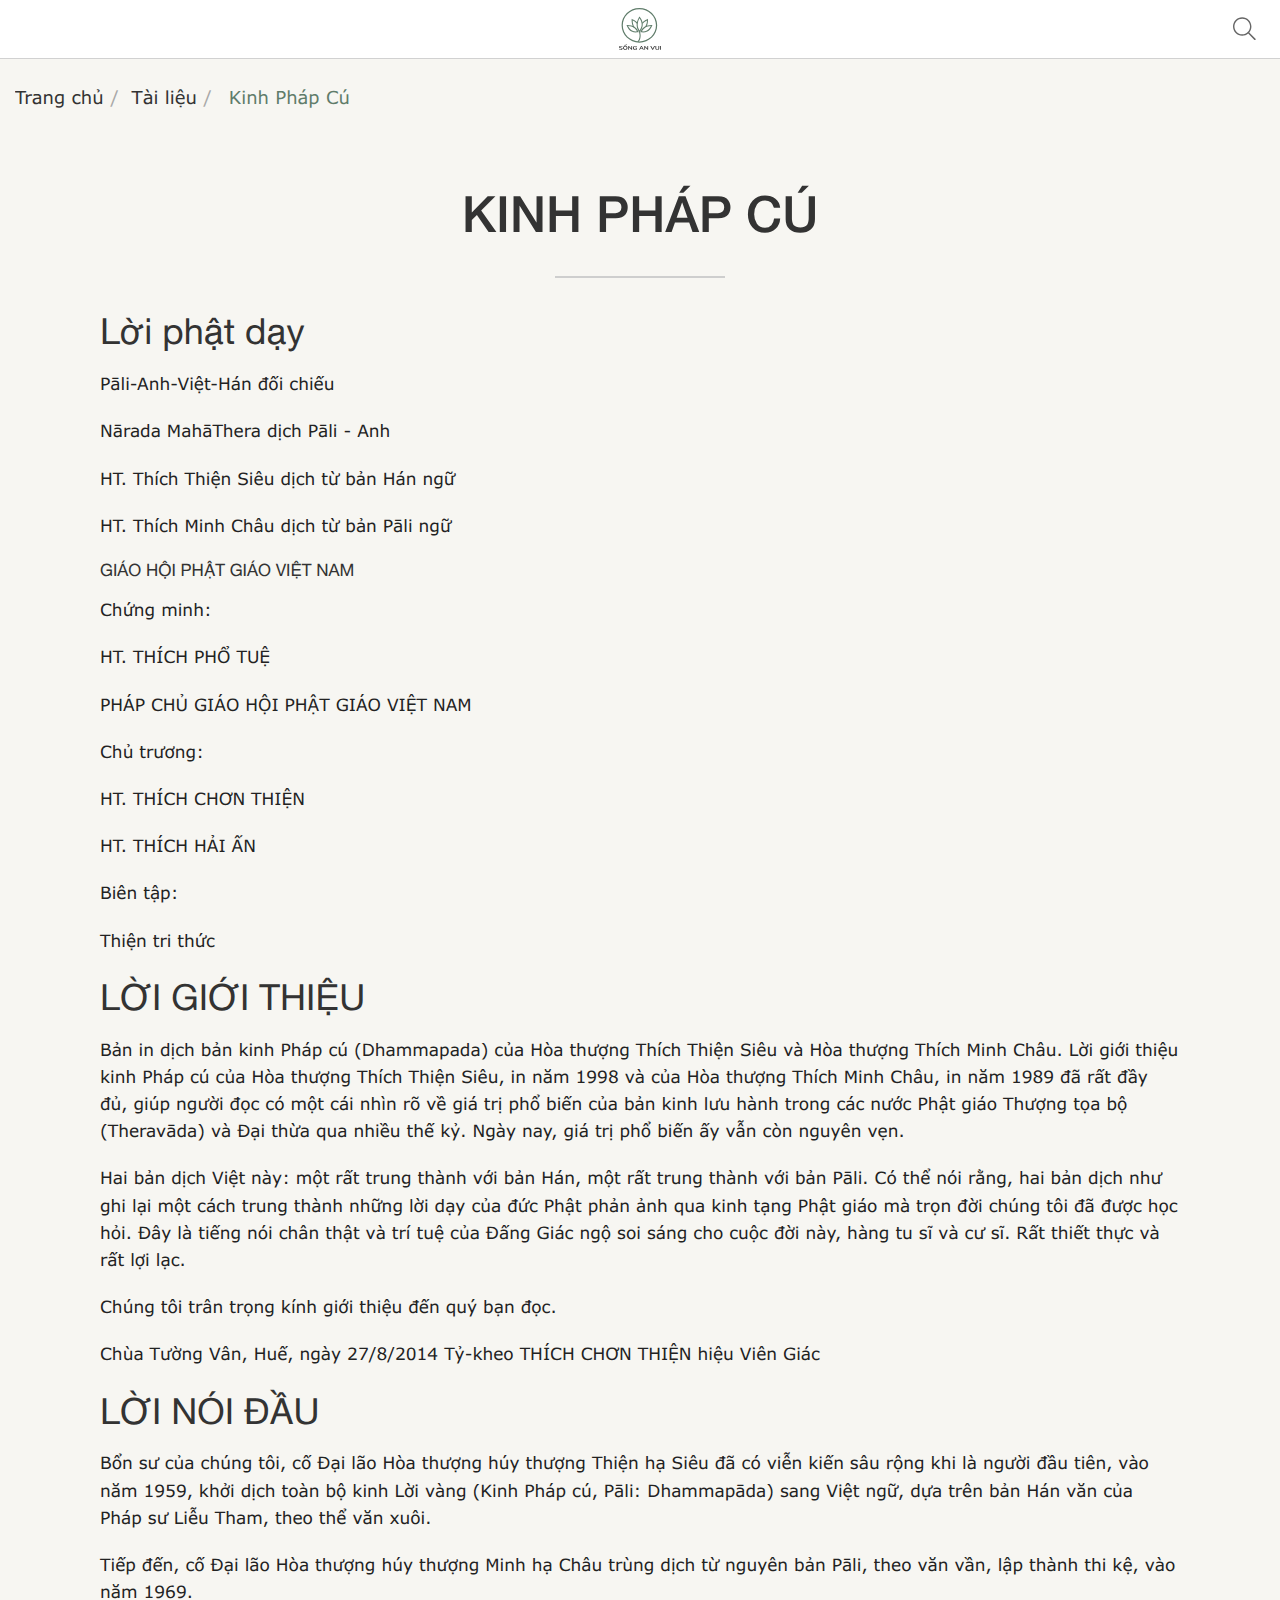
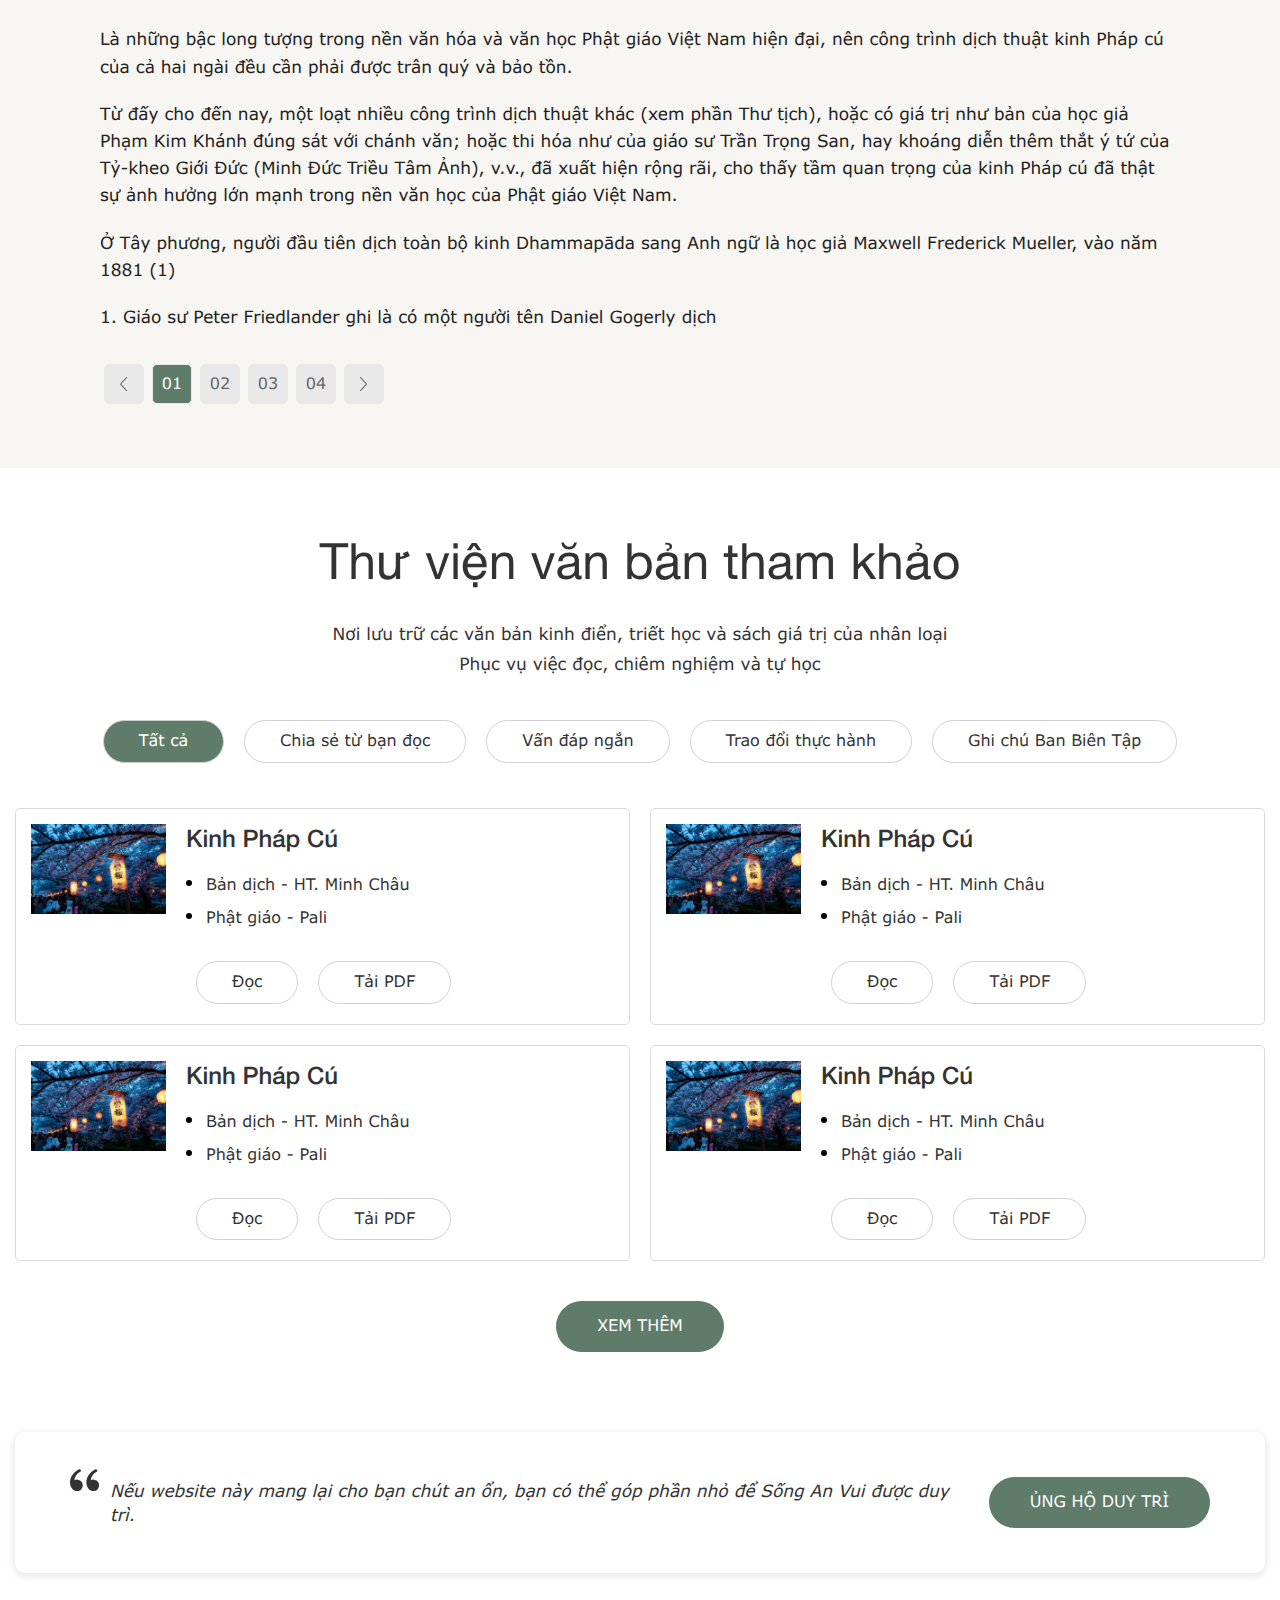
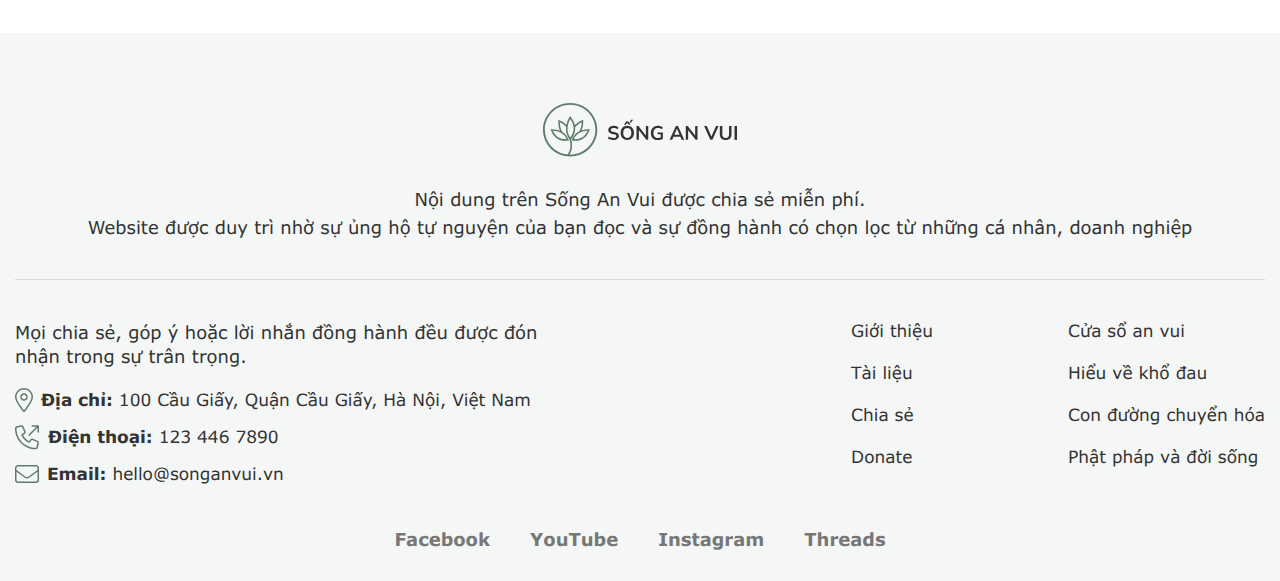
<file: detail_document.html>
<!DOCTYPE html>
<html lang="vi">
    <head>
        <meta charset="UTF-8" />
        <meta http-equiv="X-UA-Compatible" content="IE=edge" />
        <meta name="viewport" content="width=device-width, initial-scale=1.0" />
        <!-- favicon -->
        
        <!-- end favicon -->
        <title>Kênh truyền thông sống An Vui và Hạnh Phúc</title>
        <link rel="stylesheet" href="./lib/swiper/swiper-bundle.min.css" />
        <!-- <link rel="stylesheet" href="./lib/fancybox/jquery.fancybox.min.css" /> -->
        <link rel="stylesheet" href="./css/style.css" />
        <script src="./lib/jquery/jquery-3.7.1.min.js"></script>
    </head>

    <body>
        
        <!-- header -->
        <header id="header" class="header relative z-50 js__stickyHeader border-b-d1">
            <!-- pc -->
            <div class="d-3xl-block d-xl-none">
                <div class="header-desk relative z-20 w-wrapper">
                    <div class="header-desk__container w-1280 d-3xl-flex items-center justify-between py-24">
                        <!-- left -->
                        <div class="header-desk__left flex-0">
                            <a href="#" class="header-desk__logo d-3xl-flex items-center">
                                <img src="./images/svg/logo-2.svg" alt="Logo Sống An Vui" loading="lazy">
                            </a>
                        </div>
                        <!-- end left -->
                        <!-- right -->
                        <div class="header-desk__right flex-1 pl-20 d-3xl-flex items-center justify-between">
                            <!-- menu -->
                            <div class="menu d-3xl-flex items-center justify-end flex-1 text-gray-33">
                                <!-- item -->
                                <div class="menu-item px-12 relative active">
                                    <!-- heading -->
                                    <div class="menu-heading d-3xl-flex items-center">
                                        <a href="#" class="menu-heading__text fs-18">Giới thiệu</a>
                                    </div>
                                    <!-- end heading -->
                                </div>
                                <!-- end item -->
                                <!-- item -->
                                <div class="menu-item px-12 relative">
                                    <!-- heading -->
                                    <div class="menu-heading d-3xl-flex items-center">
                                        <a href="#" class="menu-heading__text flex-1 fs-17 pr-4">Cửa sổ An Vui</a>
                                        <div class="menu-heading__icon flex-0 icon-10">
                                            <img src="./images/svg/arrow-down-gray.svg" alt="">
                                        </div>
                                    </div>
                                    <!-- end heading -->

                                    <!-- container -->
                                    <div class="menu-container absolute scroll">
                                        <ul class="menu-block__dropdown">
                                            <!-- item -->
                                            <li class="dropdown-item js__dropdownItem">
                                                <a href="#" class="dropdown-link flex-1 fs-16">Giới thiệu về tổ chức</a>
                                            </li>
                                            <!-- end item -->
                                            <!-- item -->
                                            <li class="dropdown-item js__dropdownItem">
                                                <a href="#" class="dropdown-link flex-1 fs-16">Cơ cấu tổ chức và Ban Chấp hành</a>
                                            </li>
                                            <!-- end item -->
                                            
                                        </ul>
                                    </div>
                                    <!-- end container -->
                                </div>
                                <!-- end item -->
                                <!-- item -->
                                <div class="menu-item px-12 relative">
                                    <!-- heading -->
                                    <div class="menu-heading d-3xl-flex items-center">
                                        <a href="#" class="menu-heading__text flex-1 fs-17 pr-4">Hiểu về khổ đau</a>
                                        <div class="menu-heading__icon flex-0 icon-10">
                                            <img src="./images/svg/arrow-down-gray.svg" alt="">
                                        </div>
                                    </div>
                                    <!-- end heading -->

                                    <!-- container -->
                                    <div class="menu-container absolute scroll">
                                        <ul class="menu-block__dropdown">
                                            <!-- item -->
                                            <li class="dropdown-item js__dropdownItem">
                                                <a href="#" class="dropdown-link flex-1 fs-16">Giới thiệu về tổ chức</a>
                                            </li>
                                            <!-- end item -->
                                            <!-- item -->
                                            <li class="dropdown-item js__dropdownItem">
                                                <a href="#" class="dropdown-link flex-1 fs-16">Cơ cấu tổ chức và Ban Chấp hành</a>
                                            </li>
                                            <!-- end item -->
                                            
                                        </ul>
                                    </div>
                                    <!-- end container -->
                                </div>
                                <!-- end item -->
                                <!-- item -->
                                <div class="menu-item px-12 relative">
                                    <!-- heading -->
                                    <div class="menu-heading d-3xl-flex items-center">
                                        <a href="#" class="menu-heading__text flex-1 fs-17 pr-4">Con đường chuyển hóa</a>
                                        <div class="menu-heading__icon flex-0 icon-10">
                                            <img src="./images/svg/arrow-down-gray.svg" alt="">
                                        </div>
                                    </div>
                                    <!-- end heading -->

                                    <!-- container -->
                                    <div class="menu-container absolute scroll">
                                        <ul class="menu-block__dropdown">
                                            <!-- item -->
                                            <li class="dropdown-item js__dropdownItem">
                                                <a href="#" class="dropdown-link flex-1 fs-16">Giới thiệu về tổ chức</a>
                                            </li>
                                            <!-- end item -->
                                            <!-- item -->
                                            <li class="dropdown-item js__dropdownItem">
                                                <a href="#" class="dropdown-link flex-1 fs-16">Cơ cấu tổ chức và Ban Chấp hành</a>
                                            </li>
                                            <!-- end item -->
                                            
                                        </ul>
                                    </div>
                                    <!-- end container -->
                                </div>
                                <!-- end item -->
                                <!-- item -->
                                <div class="menu-item px-12 relative">
                                    <!-- heading -->
                                    <div class="menu-heading d-3xl-flex items-center">
                                        <a href="#" class="menu-heading__text flex-1 fs-17 pr-4">Pháp luật và đời sống</a>
                                        <div class="menu-heading__icon flex-0 icon-10">
                                            <img src="./images/svg/arrow-down-gray.svg" alt="">
                                        </div>
                                    </div>
                                    <!-- end heading -->

                                    <!-- container -->
                                    <div class="menu-container absolute scroll">
                                        <ul class="menu-block__dropdown">
                                            <!-- item -->
                                            <li class="dropdown-item js__dropdownItem">
                                                <a href="#" class="dropdown-link flex-1 fs-16">Giới thiệu về tổ chức</a>
                                            </li>
                                            <!-- end item -->
                                            <!-- item -->
                                            <li class="dropdown-item js__dropdownItem">
                                                <a href="#" class="dropdown-link flex-1 fs-16">Cơ cấu tổ chức và Ban Chấp hành</a>
                                            </li>
                                            <!-- end item -->
                                            
                                        </ul>
                                    </div>
                                    <!-- end container -->
                                </div>
                                <!-- end item -->
                                <!-- item -->
                                <div class="menu-item px-12 relative">
                                    <!-- heading -->
                                    <div class="menu-heading d-3xl-flex items-center">
                                        <a href="#" class="menu-heading__text flex-1 fs-17 pr-4">Chia sẻ</a>
                                        <div class="menu-heading__icon flex-0 icon-10">
                                            <img src="./images/svg/arrow-down-gray.svg" alt="">
                                        </div>
                                    </div>
                                    <!-- end heading -->

                                    <!-- container -->
                                    <div class="menu-container absolute scroll">
                                        <ul class="menu-block__dropdown">
                                            <!-- item -->
                                            <li class="dropdown-item js__dropdownItem">
                                                <a href="#" class="dropdown-link flex-1 fs-16">Giới thiệu về tổ chức</a>
                                            </li>
                                            <!-- end item -->
                                            <!-- item -->
                                            <li class="dropdown-item js__dropdownItem">
                                                <a href="#" class="dropdown-link flex-1 fs-16">Cơ cấu tổ chức và Ban Chấp hành</a>
                                            </li>
                                            <!-- end item -->
                                            
                                        </ul>
                                    </div>
                                    <!-- end container -->
                                </div>
                                <!-- end item -->
                               
                            </div>
                            <!-- end menu -->
                            <!-- search -->
                            <div class="action-item serach-pc js__searchPc flex-0 ml-40">
                                <!-- icon -->
                                <div class="action-item__event serach-pc__event js__searchPcIcon d-3xl-flex items-center pointer">
                                    <div class="action-item__icon serach-pc__icon flex-0 mr-8 icon-16">
                                        <img src="./images/svg/search-gray.svg" alt="">
                                    </div>
                                </div>
                                <!-- end icon -->
                                <!-- form -->
                                <div class="serach-pc__form js__formSearchPc">
                                    <form action="" class="relative">
                                        <div class="d-3xl-flex items-center w-full">
                                            <input type="text" class="search-input fs-16 w-full h-full js__focusSearchPc" placeholder="Search...">
                                            <button class="search-btn">
                                                <img src="./images/svg/search-w.svg" alt="">
                                            </button>
                                        </div>
                                    </form>
                                </div>
                                <!-- end form -->
                            </div>
                            <!-- end search -->
                        </div>
                        <!-- end right -->
                    </div>

                </div>
            </div>
            <!-- end pc -->
             
            <!-- mb -->
            <div class="d-3xl-none d-xl-block">
                <div class="header-mb w-wrapper relative z-10">
                    <!-- top -->
                    <div class="header-mb-top py-8">
                        <div class="header-mb-top__container w-1280 d-3xl-flex items-center">
                            <!-- left -->
                            <div class="header-mb-top__left flex-1">
                                <div class="icon-bar js__clickShowMenuMb p-10">
                                    <img src="./images/svg/bar-w.svg" alt="" loading="lazy">
                                </div>
                                <div class="sub-menu-mb js__subMenuMb">
                                    <div class="sub-menu-mb__close js__closeSubMenuMb d-3xl-flex items-center">
                                        <img src="./images/svg/close-w.svg" alt="" loading="lazy">
                                    </div>
                                    <div class="sub-menu-mb__container px-15 pb-15 scroll">
                                        <ul class="sub-menu-mb__list js__subMenuMbContainer">

                                            <!-- item -->
                                            <li class="sub-menu-mb__item js__subMenuMbItem">
                                                <!-- heading -->
                                                <div class="sub-menu-mb__heading d-3xl-flex items-center justify-between">
                                                    <a href="#" class="link d-3xl-flex items-center flex-1">
                                                        
                                                        <p class="flex-1 text fw-700 fs-15 px-10 text-uppercase">Giới thiệu</p>
                                                    </a>
                                                    <div class="flex-0 arrow-icon js__showSubMenuMbItem">
                                                        <img src="./images/svg/arrow-down-gray.svg" alt="">
                                                    </div>
                                                </div>
                                                <!-- end heading -->

                                                <!-- dropwdown -->
                                                <div class="sub-menu-mb__dropdown js__subMenuMbDropdown">
                                                    <!-- heading -->
                                                    <div class="sub-menu-mb__dropdown-heading d-3xl-flex items-center justify-between">
                                                        <a href="#" class="link d-3xl-flex items-center flex-1">
                                                            Tầm nhìn và sứ mệnh
                                                        </a>
                                                        <div class="flex-0 arrow-icon js__showSubMenuMbDropdown">
                                                            <img src="./images/svg/arrow-down-gray.svg" alt="">
                                                        </div>
                                                    </div>
                                                    <!-- end heading -->

                                                    <!-- dropdown children -->
                                                    <ul class="sub-menu-mb__dropdownChildren">
                                                        <!-- item -->
                                                        <li class="sub-menu-mb__dropdownChildren-item">
                                                            <a href="#" class="sub-menu-mb__dropdownChildren-link">
                                                                Tư vấn pháp lý cho doanh nghiệp
                                                            </a>
                                                        </li>
                                                        <!-- end item -->
                                                        <!-- item -->
                                                        <li class="sub-menu-mb__dropdownChildren-item">
                                                            <a href="#" class="sub-menu-mb__dropdownChildren-link">
                                                                Soạn thảo & rà soát hợp đồng
                                                            </a>
                                                        </li>
                                                        <!-- end item -->
                                                        <!-- item -->
                                                        <li class="sub-menu-mb__dropdownChildren-item">
                                                            <a href="#" class="sub-menu-mb__dropdownChildren-link">
                                                                Giải quyết tranh chấp thương mại
                                                            </a>
                                                        </li>
                                                        <!-- end item -->
                                                    </ul>
                                                    <!-- end dropdown children -->
                                                </div>
                                                <!-- end dropwdown -->

                                                <!-- dropwdown -->
                                                <div class="sub-menu-mb__dropdown js__subMenuMbDropdown">
                                                    <!-- heading -->
                                                    <div class="sub-menu-mb__dropdown-heading d-3xl-flex items-center justify-between">
                                                        <a href="#" class="link d-3xl-flex items-center flex-1">
                                                            Tầm nhìn và sứ mệnh
                                                        </a>
                                                        <div class="flex-0 arrow-icon js__showSubMenuMbDropdown">
                                                            <img src="./images/svg/arrow-down-gray.svg" alt="">
                                                        </div>
                                                    </div>
                                                    <!-- end heading -->

                                                    <!-- dropdown children -->
                                                    <ul class="sub-menu-mb__dropdownChildren">
                                                        <!-- item -->
                                                        <li class="sub-menu-mb__dropdownChildren-item">
                                                            <a href="#" class="sub-menu-mb__dropdownChildren-link">
                                                                Tư vấn pháp lý cho doanh nghiệp
                                                            </a>
                                                        </li>
                                                        <!-- end item -->
                                                        <!-- item -->
                                                        <li class="sub-menu-mb__dropdownChildren-item">
                                                            <a href="#" class="sub-menu-mb__dropdownChildren-link">
                                                                Soạn thảo & rà soát hợp đồng
                                                            </a>
                                                        </li>
                                                        <!-- end item -->
                                                        <!-- item -->
                                                        <li class="sub-menu-mb__dropdownChildren-item">
                                                            <a href="#" class="sub-menu-mb__dropdownChildren-link">
                                                                Giải quyết tranh chấp thương mại
                                                            </a>
                                                        </li>
                                                        <!-- end item -->
                                                    </ul>
                                                    <!-- end dropdown children -->
                                                </div>
                                                <!-- end dropwdown -->

                                                <!-- dropwdown -->
                                                <div class="sub-menu-mb__dropdown js__subMenuMbDropdown">
                                                    <!-- heading -->
                                                    <div class="sub-menu-mb__dropdown-heading d-3xl-flex items-center justify-between">
                                                        <a href="#" class="link d-3xl-flex items-center flex-1">
                                                            Tầm nhìn và sứ mệnh
                                                        </a>
                                                        <div class="flex-0 arrow-icon js__showSubMenuMbDropdown">
                                                            <img src="./images/svg/arrow-down-gray.svg" alt="">
                                                        </div>
                                                    </div>
                                                    <!-- end heading -->

                                                    <!-- dropdown children -->
                                                    <ul class="sub-menu-mb__dropdownChildren">
                                                        <!-- item -->
                                                        <li class="sub-menu-mb__dropdownChildren-item">
                                                            <a href="#" class="sub-menu-mb__dropdownChildren-link">
                                                                Tư vấn pháp lý cho doanh nghiệp
                                                            </a>
                                                        </li>
                                                        <!-- end item -->
                                                        <!-- item -->
                                                        <li class="sub-menu-mb__dropdownChildren-item">
                                                            <a href="#" class="sub-menu-mb__dropdownChildren-link">
                                                                Soạn thảo & rà soát hợp đồng
                                                            </a>
                                                        </li>
                                                        <!-- end item -->
                                                        <!-- item -->
                                                        <li class="sub-menu-mb__dropdownChildren-item">
                                                            <a href="#" class="sub-menu-mb__dropdownChildren-link">
                                                                Giải quyết tranh chấp thương mại
                                                            </a>
                                                        </li>
                                                        <!-- end item -->
                                                    </ul>
                                                    <!-- end dropdown children -->
                                                </div>
                                                <!-- end dropwdown -->

                                                
                                                 
                                            </li>
                                            <!-- end item -->

                                            <!-- item -->
                                            <li class="sub-menu-mb__item js__subMenuMbItem">
                                                <!-- heading -->
                                                <div class="sub-menu-mb__heading d-3xl-flex items-center justify-between">
                                                    <a href="#" class="link d-3xl-flex items-center flex-1">
                                                        
                                                        <p class="flex-1 text fw-700 fs-15 px-10 text-uppercase">Giới thiệu</p>
                                                    </a>
                                                    <div class="flex-0 arrow-icon js__showSubMenuMbItem">
                                                        <img src="./images/svg/arrow-down-gray.svg" alt="">
                                                    </div>
                                                </div>
                                                <!-- end heading -->

                                                <!-- dropwdown -->
                                                <div class="sub-menu-mb__dropdown js__subMenuMbDropdown">
                                                    <!-- heading -->
                                                    <div class="sub-menu-mb__dropdown-heading d-3xl-flex items-center justify-between">
                                                        <a href="#" class="link d-3xl-flex items-center flex-1">
                                                            Tầm nhìn và sứ mệnh
                                                        </a>
                                                        <div class="flex-0 arrow-icon js__showSubMenuMbDropdown">
                                                            <img src="./images/svg/arrow-down-gray.svg" alt="">
                                                        </div>
                                                    </div>
                                                    <!-- end heading -->

                                                    <!-- dropdown children -->
                                                    <ul class="sub-menu-mb__dropdownChildren">
                                                        <!-- item -->
                                                        <li class="sub-menu-mb__dropdownChildren-item">
                                                            <a href="#" class="sub-menu-mb__dropdownChildren-link">
                                                                Tư vấn pháp lý cho doanh nghiệp
                                                            </a>
                                                        </li>
                                                        <!-- end item -->
                                                        <!-- item -->
                                                        <li class="sub-menu-mb__dropdownChildren-item">
                                                            <a href="#" class="sub-menu-mb__dropdownChildren-link">
                                                                Soạn thảo & rà soát hợp đồng
                                                            </a>
                                                        </li>
                                                        <!-- end item -->
                                                        <!-- item -->
                                                        <li class="sub-menu-mb__dropdownChildren-item">
                                                            <a href="#" class="sub-menu-mb__dropdownChildren-link">
                                                                Giải quyết tranh chấp thương mại
                                                            </a>
                                                        </li>
                                                        <!-- end item -->
                                                    </ul>
                                                    <!-- end dropdown children -->
                                                </div>
                                                <!-- end dropwdown -->

                                                <!-- dropwdown -->
                                                <div class="sub-menu-mb__dropdown js__subMenuMbDropdown">
                                                    <!-- heading -->
                                                    <div class="sub-menu-mb__dropdown-heading d-3xl-flex items-center justify-between">
                                                        <a href="#" class="link d-3xl-flex items-center flex-1">
                                                            Tầm nhìn và sứ mệnh
                                                        </a>
                                                        <div class="flex-0 arrow-icon js__showSubMenuMbDropdown">
                                                            <img src="./images/svg/arrow-down-gray.svg" alt="">
                                                        </div>
                                                    </div>
                                                    <!-- end heading -->

                                                    <!-- dropdown children -->
                                                    <ul class="sub-menu-mb__dropdownChildren">
                                                        <!-- item -->
                                                        <li class="sub-menu-mb__dropdownChildren-item">
                                                            <a href="#" class="sub-menu-mb__dropdownChildren-link">
                                                                Tư vấn pháp lý cho doanh nghiệp
                                                            </a>
                                                        </li>
                                                        <!-- end item -->
                                                        <!-- item -->
                                                        <li class="sub-menu-mb__dropdownChildren-item">
                                                            <a href="#" class="sub-menu-mb__dropdownChildren-link">
                                                                Soạn thảo & rà soát hợp đồng
                                                            </a>
                                                        </li>
                                                        <!-- end item -->
                                                        <!-- item -->
                                                        <li class="sub-menu-mb__dropdownChildren-item">
                                                            <a href="#" class="sub-menu-mb__dropdownChildren-link">
                                                                Giải quyết tranh chấp thương mại
                                                            </a>
                                                        </li>
                                                        <!-- end item -->
                                                    </ul>
                                                    <!-- end dropdown children -->
                                                </div>
                                                <!-- end dropwdown -->

                                                <!-- dropwdown -->
                                                <div class="sub-menu-mb__dropdown js__subMenuMbDropdown">
                                                    <!-- heading -->
                                                    <div class="sub-menu-mb__dropdown-heading d-3xl-flex items-center justify-between">
                                                        <a href="#" class="link d-3xl-flex items-center flex-1">
                                                            Tầm nhìn và sứ mệnh
                                                        </a>
                                                        <div class="flex-0 arrow-icon js__showSubMenuMbDropdown">
                                                            <img src="./images/svg/arrow-down-gray.svg" alt="">
                                                        </div>
                                                    </div>
                                                    <!-- end heading -->

                                                    <!-- dropdown children -->
                                                    <ul class="sub-menu-mb__dropdownChildren">
                                                        <!-- item -->
                                                        <li class="sub-menu-mb__dropdownChildren-item">
                                                            <a href="#" class="sub-menu-mb__dropdownChildren-link">
                                                                Tư vấn pháp lý cho doanh nghiệp
                                                            </a>
                                                        </li>
                                                        <!-- end item -->
                                                        <!-- item -->
                                                        <li class="sub-menu-mb__dropdownChildren-item">
                                                            <a href="#" class="sub-menu-mb__dropdownChildren-link">
                                                                Soạn thảo & rà soát hợp đồng
                                                            </a>
                                                        </li>
                                                        <!-- end item -->
                                                        <!-- item -->
                                                        <li class="sub-menu-mb__dropdownChildren-item">
                                                            <a href="#" class="sub-menu-mb__dropdownChildren-link">
                                                                Giải quyết tranh chấp thương mại
                                                            </a>
                                                        </li>
                                                        <!-- end item -->
                                                    </ul>
                                                    <!-- end dropdown children -->
                                                </div>
                                                <!-- end dropwdown -->

                                                
                                                 
                                            </li>
                                            <!-- end item -->

                                            <!-- item -->
                                            <li class="sub-menu-mb__item js__subMenuMbItem">
                                                <!-- heading -->
                                                <div class="sub-menu-mb__heading d-3xl-flex items-center justify-between">
                                                    <a href="#" class="link d-3xl-flex items-center flex-1">
                                                        
                                                        <p class="flex-1 text fw-700 fs-15 px-10 text-uppercase">Giới thiệu</p>
                                                    </a>
                                                    <div class="flex-0 arrow-icon js__showSubMenuMbItem">
                                                        <img src="./images/svg/arrow-down-gray.svg" alt="">
                                                    </div>
                                                </div>
                                                <!-- end heading -->

                                                <!-- dropwdown -->
                                                <div class="sub-menu-mb__dropdown js__subMenuMbDropdown">
                                                    <!-- heading -->
                                                    <div class="sub-menu-mb__dropdown-heading d-3xl-flex items-center justify-between">
                                                        <a href="#" class="link d-3xl-flex items-center flex-1">
                                                            Tầm nhìn và sứ mệnh
                                                        </a>
                                                        <div class="flex-0 arrow-icon js__showSubMenuMbDropdown">
                                                            <img src="./images/svg/arrow-down-gray.svg" alt="">
                                                        </div>
                                                    </div>
                                                    <!-- end heading -->

                                                    <!-- dropdown children -->
                                                    <ul class="sub-menu-mb__dropdownChildren">
                                                        <!-- item -->
                                                        <li class="sub-menu-mb__dropdownChildren-item">
                                                            <a href="#" class="sub-menu-mb__dropdownChildren-link">
                                                                Tư vấn pháp lý cho doanh nghiệp
                                                            </a>
                                                        </li>
                                                        <!-- end item -->
                                                        <!-- item -->
                                                        <li class="sub-menu-mb__dropdownChildren-item">
                                                            <a href="#" class="sub-menu-mb__dropdownChildren-link">
                                                                Soạn thảo & rà soát hợp đồng
                                                            </a>
                                                        </li>
                                                        <!-- end item -->
                                                        <!-- item -->
                                                        <li class="sub-menu-mb__dropdownChildren-item">
                                                            <a href="#" class="sub-menu-mb__dropdownChildren-link">
                                                                Giải quyết tranh chấp thương mại
                                                            </a>
                                                        </li>
                                                        <!-- end item -->
                                                    </ul>
                                                    <!-- end dropdown children -->
                                                </div>
                                                <!-- end dropwdown -->

                                                <!-- dropwdown -->
                                                <div class="sub-menu-mb__dropdown js__subMenuMbDropdown">
                                                    <!-- heading -->
                                                    <div class="sub-menu-mb__dropdown-heading d-3xl-flex items-center justify-between">
                                                        <a href="#" class="link d-3xl-flex items-center flex-1">
                                                            Tầm nhìn và sứ mệnh
                                                        </a>
                                                        <div class="flex-0 arrow-icon js__showSubMenuMbDropdown">
                                                            <img src="./images/svg/arrow-down-gray.svg" alt="">
                                                        </div>
                                                    </div>
                                                    <!-- end heading -->

                                                    <!-- dropdown children -->
                                                    <ul class="sub-menu-mb__dropdownChildren">
                                                        <!-- item -->
                                                        <li class="sub-menu-mb__dropdownChildren-item">
                                                            <a href="#" class="sub-menu-mb__dropdownChildren-link">
                                                                Tư vấn pháp lý cho doanh nghiệp
                                                            </a>
                                                        </li>
                                                        <!-- end item -->
                                                        <!-- item -->
                                                        <li class="sub-menu-mb__dropdownChildren-item">
                                                            <a href="#" class="sub-menu-mb__dropdownChildren-link">
                                                                Soạn thảo & rà soát hợp đồng
                                                            </a>
                                                        </li>
                                                        <!-- end item -->
                                                        <!-- item -->
                                                        <li class="sub-menu-mb__dropdownChildren-item">
                                                            <a href="#" class="sub-menu-mb__dropdownChildren-link">
                                                                Giải quyết tranh chấp thương mại
                                                            </a>
                                                        </li>
                                                        <!-- end item -->
                                                    </ul>
                                                    <!-- end dropdown children -->
                                                </div>
                                                <!-- end dropwdown -->

                                                <!-- dropwdown -->
                                                <div class="sub-menu-mb__dropdown js__subMenuMbDropdown">
                                                    <!-- heading -->
                                                    <div class="sub-menu-mb__dropdown-heading d-3xl-flex items-center justify-between">
                                                        <a href="#" class="link d-3xl-flex items-center flex-1">
                                                            Tầm nhìn và sứ mệnh
                                                        </a>
                                                        <div class="flex-0 arrow-icon js__showSubMenuMbDropdown">
                                                            <img src="./images/svg/arrow-down-gray.svg" alt="">
                                                        </div>
                                                    </div>
                                                    <!-- end heading -->

                                                    <!-- dropdown children -->
                                                    <ul class="sub-menu-mb__dropdownChildren">
                                                        <!-- item -->
                                                        <li class="sub-menu-mb__dropdownChildren-item">
                                                            <a href="#" class="sub-menu-mb__dropdownChildren-link">
                                                                Tư vấn pháp lý cho doanh nghiệp
                                                            </a>
                                                        </li>
                                                        <!-- end item -->
                                                        <!-- item -->
                                                        <li class="sub-menu-mb__dropdownChildren-item">
                                                            <a href="#" class="sub-menu-mb__dropdownChildren-link">
                                                                Soạn thảo & rà soát hợp đồng
                                                            </a>
                                                        </li>
                                                        <!-- end item -->
                                                        <!-- item -->
                                                        <li class="sub-menu-mb__dropdownChildren-item">
                                                            <a href="#" class="sub-menu-mb__dropdownChildren-link">
                                                                Giải quyết tranh chấp thương mại
                                                            </a>
                                                        </li>
                                                        <!-- end item -->
                                                    </ul>
                                                    <!-- end dropdown children -->
                                                </div>
                                                <!-- end dropwdown -->

                                                
                                                 
                                            </li>
                                            <!-- end item -->

                                            <!-- item -->
                                            <li class="sub-menu-mb__item js__subMenuMbItem">
                                                <!-- heading -->
                                                <div class="sub-menu-mb__heading d-3xl-flex items-center justify-between">
                                                    <a href="#" class="link d-3xl-flex items-center flex-1">
                                                        
                                                        <p class="flex-1 text fw-700 fs-15 px-10 text-uppercase">Giới thiệu</p>
                                                    </a>
                                                    <div class="flex-0 arrow-icon js__showSubMenuMbItem">
                                                        <img src="./images/svg/arrow-down-gray.svg" alt="">
                                                    </div>
                                                </div>
                                                <!-- end heading -->

                                                <!-- dropwdown -->
                                                <div class="sub-menu-mb__dropdown js__subMenuMbDropdown">
                                                    <!-- heading -->
                                                    <div class="sub-menu-mb__dropdown-heading d-3xl-flex items-center justify-between">
                                                        <a href="#" class="link d-3xl-flex items-center flex-1">
                                                            Tầm nhìn và sứ mệnh
                                                        </a>
                                                        <div class="flex-0 arrow-icon js__showSubMenuMbDropdown">
                                                            <img src="./images/svg/arrow-down-gray.svg" alt="">
                                                        </div>
                                                    </div>
                                                    <!-- end heading -->

                                                    <!-- dropdown children -->
                                                    <ul class="sub-menu-mb__dropdownChildren">
                                                        <!-- item -->
                                                        <li class="sub-menu-mb__dropdownChildren-item">
                                                            <a href="#" class="sub-menu-mb__dropdownChildren-link">
                                                                Tư vấn pháp lý cho doanh nghiệp
                                                            </a>
                                                        </li>
                                                        <!-- end item -->
                                                        <!-- item -->
                                                        <li class="sub-menu-mb__dropdownChildren-item">
                                                            <a href="#" class="sub-menu-mb__dropdownChildren-link">
                                                                Soạn thảo & rà soát hợp đồng
                                                            </a>
                                                        </li>
                                                        <!-- end item -->
                                                        <!-- item -->
                                                        <li class="sub-menu-mb__dropdownChildren-item">
                                                            <a href="#" class="sub-menu-mb__dropdownChildren-link">
                                                                Giải quyết tranh chấp thương mại
                                                            </a>
                                                        </li>
                                                        <!-- end item -->
                                                    </ul>
                                                    <!-- end dropdown children -->
                                                </div>
                                                <!-- end dropwdown -->

                                                <!-- dropwdown -->
                                                <div class="sub-menu-mb__dropdown js__subMenuMbDropdown">
                                                    <!-- heading -->
                                                    <div class="sub-menu-mb__dropdown-heading d-3xl-flex items-center justify-between">
                                                        <a href="#" class="link d-3xl-flex items-center flex-1">
                                                            Tầm nhìn và sứ mệnh
                                                        </a>
                                                        <div class="flex-0 arrow-icon js__showSubMenuMbDropdown">
                                                            <img src="./images/svg/arrow-down-gray.svg" alt="">
                                                        </div>
                                                    </div>
                                                    <!-- end heading -->

                                                    <!-- dropdown children -->
                                                    <ul class="sub-menu-mb__dropdownChildren">
                                                        <!-- item -->
                                                        <li class="sub-menu-mb__dropdownChildren-item">
                                                            <a href="#" class="sub-menu-mb__dropdownChildren-link">
                                                                Tư vấn pháp lý cho doanh nghiệp
                                                            </a>
                                                        </li>
                                                        <!-- end item -->
                                                        <!-- item -->
                                                        <li class="sub-menu-mb__dropdownChildren-item">
                                                            <a href="#" class="sub-menu-mb__dropdownChildren-link">
                                                                Soạn thảo & rà soát hợp đồng
                                                            </a>
                                                        </li>
                                                        <!-- end item -->
                                                        <!-- item -->
                                                        <li class="sub-menu-mb__dropdownChildren-item">
                                                            <a href="#" class="sub-menu-mb__dropdownChildren-link">
                                                                Giải quyết tranh chấp thương mại
                                                            </a>
                                                        </li>
                                                        <!-- end item -->
                                                    </ul>
                                                    <!-- end dropdown children -->
                                                </div>
                                                <!-- end dropwdown -->

                                                <!-- dropwdown -->
                                                <div class="sub-menu-mb__dropdown js__subMenuMbDropdown">
                                                    <!-- heading -->
                                                    <div class="sub-menu-mb__dropdown-heading d-3xl-flex items-center justify-between">
                                                        <a href="#" class="link d-3xl-flex items-center flex-1">
                                                            Tầm nhìn và sứ mệnh
                                                        </a>
                                                        <div class="flex-0 arrow-icon js__showSubMenuMbDropdown">
                                                            <img src="./images/svg/arrow-down-gray.svg" alt="">
                                                        </div>
                                                    </div>
                                                    <!-- end heading -->

                                                    <!-- dropdown children -->
                                                    <ul class="sub-menu-mb__dropdownChildren">
                                                        <!-- item -->
                                                        <li class="sub-menu-mb__dropdownChildren-item">
                                                            <a href="#" class="sub-menu-mb__dropdownChildren-link">
                                                                Tư vấn pháp lý cho doanh nghiệp
                                                            </a>
                                                        </li>
                                                        <!-- end item -->
                                                        <!-- item -->
                                                        <li class="sub-menu-mb__dropdownChildren-item">
                                                            <a href="#" class="sub-menu-mb__dropdownChildren-link">
                                                                Soạn thảo & rà soát hợp đồng
                                                            </a>
                                                        </li>
                                                        <!-- end item -->
                                                        <!-- item -->
                                                        <li class="sub-menu-mb__dropdownChildren-item">
                                                            <a href="#" class="sub-menu-mb__dropdownChildren-link">
                                                                Giải quyết tranh chấp thương mại
                                                            </a>
                                                        </li>
                                                        <!-- end item -->
                                                    </ul>
                                                    <!-- end dropdown children -->
                                                </div>
                                                <!-- end dropwdown -->

                                                
                                                 
                                            </li>
                                            <!-- end item -->

                                            <!-- item -->
                                            <li class="sub-menu-mb__item js__subMenuMbItem">
                                                <!-- heading -->
                                                <div class="sub-menu-mb__heading d-3xl-flex items-center justify-between">
                                                    <a href="#" class="link d-3xl-flex items-center flex-1">
                                                        
                                                        <p class="flex-1 text fw-700 fs-15 px-10 text-uppercase">Giới thiệu</p>
                                                    </a>
                                                    <div class="flex-0 arrow-icon js__showSubMenuMbItem">
                                                        <img src="./images/svg/arrow-down-gray.svg" alt="">
                                                    </div>
                                                </div>
                                                <!-- end heading -->

                                                <!-- dropwdown -->
                                                <div class="sub-menu-mb__dropdown js__subMenuMbDropdown">
                                                    <!-- heading -->
                                                    <div class="sub-menu-mb__dropdown-heading d-3xl-flex items-center justify-between">
                                                        <a href="#" class="link d-3xl-flex items-center flex-1">
                                                            Tầm nhìn và sứ mệnh
                                                        </a>
                                                        <div class="flex-0 arrow-icon js__showSubMenuMbDropdown">
                                                            <img src="./images/svg/arrow-down-gray.svg" alt="">
                                                        </div>
                                                    </div>
                                                    <!-- end heading -->

                                                    <!-- dropdown children -->
                                                    <ul class="sub-menu-mb__dropdownChildren">
                                                        <!-- item -->
                                                        <li class="sub-menu-mb__dropdownChildren-item">
                                                            <a href="#" class="sub-menu-mb__dropdownChildren-link">
                                                                Tư vấn pháp lý cho doanh nghiệp
                                                            </a>
                                                        </li>
                                                        <!-- end item -->
                                                        <!-- item -->
                                                        <li class="sub-menu-mb__dropdownChildren-item">
                                                            <a href="#" class="sub-menu-mb__dropdownChildren-link">
                                                                Soạn thảo & rà soát hợp đồng
                                                            </a>
                                                        </li>
                                                        <!-- end item -->
                                                        <!-- item -->
                                                        <li class="sub-menu-mb__dropdownChildren-item">
                                                            <a href="#" class="sub-menu-mb__dropdownChildren-link">
                                                                Giải quyết tranh chấp thương mại
                                                            </a>
                                                        </li>
                                                        <!-- end item -->
                                                    </ul>
                                                    <!-- end dropdown children -->
                                                </div>
                                                <!-- end dropwdown -->

                                                <!-- dropwdown -->
                                                <div class="sub-menu-mb__dropdown js__subMenuMbDropdown">
                                                    <!-- heading -->
                                                    <div class="sub-menu-mb__dropdown-heading d-3xl-flex items-center justify-between">
                                                        <a href="#" class="link d-3xl-flex items-center flex-1">
                                                            Tầm nhìn và sứ mệnh
                                                        </a>
                                                        <div class="flex-0 arrow-icon js__showSubMenuMbDropdown">
                                                            <img src="./images/svg/arrow-down-gray.svg" alt="">
                                                        </div>
                                                    </div>
                                                    <!-- end heading -->

                                                    <!-- dropdown children -->
                                                    <ul class="sub-menu-mb__dropdownChildren">
                                                        <!-- item -->
                                                        <li class="sub-menu-mb__dropdownChildren-item">
                                                            <a href="#" class="sub-menu-mb__dropdownChildren-link">
                                                                Tư vấn pháp lý cho doanh nghiệp
                                                            </a>
                                                        </li>
                                                        <!-- end item -->
                                                        <!-- item -->
                                                        <li class="sub-menu-mb__dropdownChildren-item">
                                                            <a href="#" class="sub-menu-mb__dropdownChildren-link">
                                                                Soạn thảo & rà soát hợp đồng
                                                            </a>
                                                        </li>
                                                        <!-- end item -->
                                                        <!-- item -->
                                                        <li class="sub-menu-mb__dropdownChildren-item">
                                                            <a href="#" class="sub-menu-mb__dropdownChildren-link">
                                                                Giải quyết tranh chấp thương mại
                                                            </a>
                                                        </li>
                                                        <!-- end item -->
                                                    </ul>
                                                    <!-- end dropdown children -->
                                                </div>
                                                <!-- end dropwdown -->

                                                <!-- dropwdown -->
                                                <div class="sub-menu-mb__dropdown js__subMenuMbDropdown">
                                                    <!-- heading -->
                                                    <div class="sub-menu-mb__dropdown-heading d-3xl-flex items-center justify-between">
                                                        <a href="#" class="link d-3xl-flex items-center flex-1">
                                                            Tầm nhìn và sứ mệnh
                                                        </a>
                                                        <div class="flex-0 arrow-icon js__showSubMenuMbDropdown">
                                                            <img src="./images/svg/arrow-down-gray.svg" alt="">
                                                        </div>
                                                    </div>
                                                    <!-- end heading -->

                                                    <!-- dropdown children -->
                                                    <ul class="sub-menu-mb__dropdownChildren">
                                                        <!-- item -->
                                                        <li class="sub-menu-mb__dropdownChildren-item">
                                                            <a href="#" class="sub-menu-mb__dropdownChildren-link">
                                                                Tư vấn pháp lý cho doanh nghiệp
                                                            </a>
                                                        </li>
                                                        <!-- end item -->
                                                        <!-- item -->
                                                        <li class="sub-menu-mb__dropdownChildren-item">
                                                            <a href="#" class="sub-menu-mb__dropdownChildren-link">
                                                                Soạn thảo & rà soát hợp đồng
                                                            </a>
                                                        </li>
                                                        <!-- end item -->
                                                        <!-- item -->
                                                        <li class="sub-menu-mb__dropdownChildren-item">
                                                            <a href="#" class="sub-menu-mb__dropdownChildren-link">
                                                                Giải quyết tranh chấp thương mại
                                                            </a>
                                                        </li>
                                                        <!-- end item -->
                                                    </ul>
                                                    <!-- end dropdown children -->
                                                </div>
                                                <!-- end dropwdown -->

                                                
                                                 
                                            </li>
                                            <!-- end item -->

                                           
                                        </ul>
                                    </div>
                                </div>
                            </div>
                            <!-- end left -->
                            <!-- center -->
                            <div class="header-mb-top__center flex-2 d-3xl-flex items-center justify-center">
                                <a href="#" class="logo">
                                    <img src="./images/svg/logo-3.svg" alt="" class="logo-img">
                                </a>
                            </div>
                            <!-- end center -->
                            <!-- right -->
                            <div class="header-mb-top__right flex-1 d-3xl-flex items-center justify-end">
                                <!-- search mb-->
                                <div class="search-mb">
                                    <div class="search-mb__icon js__searchMb">
                                        <img src="./images/svg/search-gray.svg" alt="">
                                    </div>
                                    <!-- form -->
                                    <div class="header-search-mb__form h-60 w-full js__formSearchMb shadow">
                                        <form action="" class="w-full h-full">
                                            <div class="relative w-full h-full">
                                                <input type="text" class="header-search-input w-full h-full p-8 fs-16 js__focusSearchMb" placeholder="Search...">
                                                <div class="header-search-btn absolute h-full d-3xl-flex items-center p-8 js__closeSearchMb icon-20">
                                                    <img src="./images/svg/close-green.svg" alt="">
                                                </div>
                                            </div>
                                        </form>
                                    </div>
                                    <!-- end form -->
                                </div>
                                <!-- end search mb-->
                            </div>
                            <!-- end right -->
                        </div>
                    </div>
                    <!-- end top -->
                    
                </div>
            </div>
            <!-- end mb -->

        </header>
        <!-- end header -->
        <!-- main -->
        <main id="main" class="main">
            
            <!-- breadcrumb -->
            <div class="breadcrumb w-wrapper over-hidden relative z-20 bg-gray-f7f6f2">
                <div class="breadcrumb-container w-1280 d-3xl-flex items-center h-full w-full pt-12 fw-400">
                    <!-- item -->
                    <div class="breadcrumb-item fs-18 h-full d-3xl-flex items-center">
                        <a href="/" class="breadcrumb-link">Trang chủ</a>
                    </div>
                    <!-- end item -->
                    <!-- item -->
                    <div class="breadcrumb-item fs-18 h-full d-3xl-flex items-center">
                        <a href="#" class="breadcrumb-link">Tài liệu</a>
                    </div>
                    <!-- end item -->
                    <!-- item -->
                    <div class="breadcrumb-item fs-18 h-full d-3xl-flex items-center">
                        <a href="#" class="breadcrumb-link">Kinh Pháp Cú</a>
                    </div>
                    <!-- end item -->
                    
                </div>
            </div>
            <!-- end breadcrumb -->

            <!-- primary -->
            <section class="detail-document-primary relative z-20 over-hidden w-wrapper bg-gray-f7f6f2">
                <div class="detail-document-primary__container w-1280 w-md-500 relative py-3xl-60 py-md-40">
                    <div class="detail-content detail-document-primary__content w-1080">
                        <div id="explus-editor">
                            <h1 class="heading-title-primary text-center fw-500 font-helvetica-neue text-uppercase">
                                <span>Kinh Pháp Cú</span>
                            </h1>
                            <div class="line"></div>
                            <div>
                                <h2>
                                    <span>Lời phật dạy</span>
                                </h2>
                                <div>
                                    <p>Pāli-Anh-Việt-Hán đối chiếu</p> 
                                    <p>Nārada MahāThera dịch Pāli - Anh</p> 
                                    <p>HT. Thích Thiện Siêu dịch từ bản Hán ngữ</p> 
                                    <p>HT. Thích Minh Châu dịch từ bản Pāli ngữ</p> 
                                </div>
                                <h3>GIÁO HỘI PHẬT GIÁO VIỆT NAM</h3>
                                <p>Chứng minh: </p>
                                <p>HT. THÍCH PHỔ TUỆ</p>
                                <p>PHÁP CHỦ GIÁO HỘI PHẬT GIÁO VIỆT NAM </p>
                                <p>Chủ trương:</p>
                                <p>HT. THÍCH CHƠN THIỆN</p>
                                <p>HT. THÍCH HẢI ẤN</p>
                                <p>Biên tập:</p>
                                <p>Thiện tri thức</p>
                            </div>
                            <h2>LỜI GIỚI THIỆU</h2>
                            <p>Bản in dịch bản kinh Pháp cú (Dhammapada) của Hòa thượng Thích Thiện Siêu và Hòa thượng Thích Minh Châu. Lời giới thiệu kinh Pháp cú của Hòa thượng Thích Thiện Siêu, in năm 1998 và của Hòa thượng Thích Minh Châu, in năm 1989 đã rất đầy đủ, giúp người đọc có một cái nhìn rõ về giá trị phổ biến của bản kinh lưu hành trong các nước Phật giáo Thượng tọa bộ (Theravāda) và Đại thừa qua nhiều thế kỷ. Ngày nay, giá trị phổ biến ấy vẫn còn nguyên vẹn.</p>
                            <p> Hai bản dịch Việt này: một rất trung thành với bản Hán, một rất trung thành với bản Pāli. Có thể nói rằng, hai bản dịch như ghi lại một cách trung thành những lời dạy của đức Phật phản ảnh qua kinh tạng Phật giáo mà trọn đời chúng tôi đã được học hỏi. Đây là tiếng nói chân thật và trí tuệ của Đấng Giác ngộ soi sáng cho cuộc đời này, hàng tu sĩ và cư sĩ. Rất thiết thực và rất lợi lạc. </p>
                            <p>Chúng tôi trân trọng kính giới thiệu đến quý bạn đọc.</p>
                            <p>Chùa Tường Vân, Huế, ngày 27/8/2014 Tỷ-kheo THÍCH CHƠN THIỆN hiệu Viên Giác</p>

                            <h2>LỜI NÓI ĐẦU</h2>
                            <p>Bổn sư của chúng tôi, cố Đại lão Hòa thượng húy thượng Thiện hạ Siêu đã có viễn kiến sâu rộng khi là người đầu tiên, vào năm 1959, khởi dịch toàn bộ kinh Lời vàng (Kinh Pháp cú, Pāli: Dhammapāda) sang Việt ngữ, dựa trên bản Hán văn của Pháp sư Liễu Tham, theo thể văn xuôi. </p>
                            <p>Tiếp đến, cố Đại lão Hòa thượng húy thượng Minh hạ Châu trùng dịch từ nguyên bản Pāli, theo văn vần, lập thành thi kệ, vào năm 1969.</p>
                            <p>Là những bậc long tượng trong nền văn hóa và văn học Phật giáo Việt Nam hiện đại, nên công trình dịch thuật kinh Pháp cú của cả hai ngài đều cần phải được trân quý và bảo tồn.</p>
                            <p>Từ đấy cho đến nay, một loạt nhiều công trình dịch thuật khác (xem phần Thư tịch), hoặc có giá trị như bản của học giả Phạm Kim Khánh đúng sát với chánh văn; hoặc thi hóa như của giáo sư Trần Trọng San, hay khoáng diễn thêm thắt ý tứ của Tỷ-kheo Giới Đức (Minh Đức Triều Tâm Ảnh), v.v., đã xuất hiện rộng rãi, cho thấy tầm quan trọng của kinh Pháp cú đã thật sự ảnh hưởng lớn mạnh trong nền văn học của Phật giáo Việt Nam.</p>
                            <p>Ở Tây phương, người đầu tiên dịch toàn bộ kinh Dhammapāda sang Anh ngữ là học giả Maxwell Frederick Mueller, vào năm 1881 (1)</p>
                            <p>1. Giáo sư Peter Friedlander ghi là có một người tên Daniel Gogerly dịch</p>
                            
                        </div>
                        <!-- pagination -->
                        <div class="pagination d-3xl-flex items-center fs-16 mt-30">
                            <div class="pagination-item prev">
                                <a href="#" class="pagination-link">
                                    <img src="./images/svg/arrow-prev-gray.svg" alt="">
                                </a>
                            </div>
                            <div class="pagination-item active">
                                <a href="#" class="pagination-link">01</a>
                            </div>
                            <div class="pagination-item">
                                <a href="#" class="pagination-link">02</a>
                            </div>
                            <div class="pagination-item">
                                <a href="#" class="pagination-link">03</a>
                            </div>
                            <div class="pagination-item">
                                <a href="#" class="pagination-link">04</a>
                            </div>
                            <div class="pagination-item next">
                                <a href="#" class="pagination-link">
                                    <img src="./images/svg/arrow-next-gray.svg" alt="">
                                </a>
                            </div>
                        </div>
                        <!-- end pagination -->
                    </div>
                </div>
            </section>
            <!-- end primary -->

            <!-- primary -->
            <section class="document-primary relative z-20 over-hidden w-wrapper bg-white">
                <div class="document-primary__container w-1280 w-md-500 relative py-3xl-60 py-md-40">
                    <!-- heading -->
                    <h1 class="document-primary__title heading-title-primary font-helvetica-neue text-center ">
                        <span>Thư viện văn bản tham khảo</span>
                    </h1>
                    <div class="heading-des-primary text-center mt-30">
                        <span class="d-3xl-block mb-8">Nơi lưu trữ các văn bản kinh điển, triết học và sách giá trị của nhân loại</span>
                        <span class="d-3xl-block mb-8">Phục vụ việc đọc, chiêm nghiệm và tự học</span>
                    </div>
                    <!-- end heading -->
                    <!-- categories -->
                    <div class="categories d-3xl-flex flex-wrap items-center justify-center mt-40">
                        <a href="#" class="category-btn active">Tất cả</a>
                        <a href="#" class="category-btn">Chia sẻ từ bạn đọc</a>
                        <a href="#" class="category-btn">Vấn đáp ngắn</a>
                        <a href="#" class="category-btn">Trao đổi thực hành</a>
                        <a href="#" class="category-btn">Ghi chú Ban Biên Tập</a>
                    </div>
                    <!-- end categories -->

                    <!-- content -->
                    <div class="document-primary__content mt-40 d-3xl-grid d-md-block col-2 gap-20">
                        <!-- article -->
                        <div class="article p-15 border-5 border-d9 mb-md-20 d-3xl-flex d-md-block bg-white">
                            <!-- img -->
                            <div class="article-img flex-0 w-135px mx-md-auto">
                                <a href="#">
                                    <img src="./images/3.jpg" alt="">
                                </a>
                            </div>
                            <!-- end img -->

                            <!-- content -->
                            <div class="article-content flex-1 pl-20 pl-md-0 mt-md-20">
                                <h3 class="article-title fs-24 fw-500 font-helvetica-neue">
                                    <a href="#">Kinh Pháp Cú</a>
                                </h3>
                                <div class="mt-20">
                                    <div><span class="dot-span dot-span--medium dot-span--black fw-300 mb-12">Bản dịch - HT. Minh Châu</span></div>

                                    <div>
                                        <span class="dot-span dot-span--medium dot-span--black fw-300 mb-12">Phật giáo - Pali</span>
                                    </div>
                                </div>

                                <div class="d-3xl-flex items-center flex-wrap mt-15">
                                    <a href="#" class="category-btn">Đọc</a>
                                    <a href="#" class="category-btn">Tải PDF</a>
                                </div>
                            </div>
                            <!-- end content -->

                        </div>
                        <!-- end article -->
                        <!-- article -->
                        <div class="article p-15 border-5 border-d9 mb-md-20 d-3xl-flex d-md-block bg-white">
                            <!-- img -->
                            <div class="article-img flex-0 w-135px mx-md-auto">
                                <a href="#">
                                    <img src="./images/3.jpg" alt="">
                                </a>
                            </div>
                            <!-- end img -->

                            <!-- content -->
                            <div class="article-content flex-1 pl-20 pl-md-0 mt-md-20">
                                <h3 class="article-title fs-24 fw-500 font-helvetica-neue">
                                    <a href="#">Kinh Pháp Cú</a>
                                </h3>
                                <div class="mt-20">
                                    <div><span class="dot-span dot-span--medium dot-span--black fw-300 mb-12">Bản dịch - HT. Minh Châu</span></div>

                                    <div>
                                        <span class="dot-span dot-span--medium dot-span--black fw-300 mb-12">Phật giáo - Pali</span>
                                    </div>
                                </div>

                                <div class="d-3xl-flex items-center flex-wrap mt-15">
                                    <a href="#" class="category-btn">Đọc</a>
                                    <a href="#" class="category-btn">Tải PDF</a>
                                </div>
                            </div>
                            <!-- end content -->

                        </div>
                        <!-- end article -->
                        <!-- article -->
                        <div class="article p-15 border-5 border-d9 mb-md-20 d-3xl-flex d-md-block bg-white">
                            <!-- img -->
                            <div class="article-img flex-0 w-135px mx-md-auto">
                                <a href="#">
                                    <img src="./images/3.jpg" alt="">
                                </a>
                            </div>
                            <!-- end img -->

                            <!-- content -->
                            <div class="article-content flex-1 pl-20 pl-md-0 mt-md-20">
                                <h3 class="article-title fs-24 fw-500 font-helvetica-neue">
                                    <a href="#">Kinh Pháp Cú</a>
                                </h3>
                                <div class="mt-20">
                                    <div><span class="dot-span dot-span--medium dot-span--black fw-300 mb-12">Bản dịch - HT. Minh Châu</span></div>

                                    <div>
                                        <span class="dot-span dot-span--medium dot-span--black fw-300 mb-12">Phật giáo - Pali</span>
                                    </div>
                                </div>

                                <div class="d-3xl-flex items-center flex-wrap mt-15">
                                    <a href="#" class="category-btn">Đọc</a>
                                    <a href="#" class="category-btn">Tải PDF</a>
                                </div>
                            </div>
                            <!-- end content -->

                        </div>
                        <!-- end article -->
                        <!-- article -->
                        <div class="article p-15 border-5 border-d9 mb-md-20 d-3xl-flex d-md-block bg-white">
                            <!-- img -->
                            <div class="article-img flex-0 w-135px mx-md-auto">
                                <a href="#">
                                    <img src="./images/3.jpg" alt="">
                                </a>
                            </div>
                            <!-- end img -->

                            <!-- content -->
                            <div class="article-content flex-1 pl-20 pl-md-0 mt-md-20">
                                <h3 class="article-title fs-24 fw-500 font-helvetica-neue">
                                    <a href="#">Kinh Pháp Cú</a>
                                </h3>
                                <div class="mt-20">
                                    <div><span class="dot-span dot-span--medium dot-span--black fw-300 mb-12">Bản dịch - HT. Minh Châu</span></div>

                                    <div>
                                        <span class="dot-span dot-span--medium dot-span--black fw-300 mb-12">Phật giáo - Pali</span>
                                    </div>
                                </div>

                                <div class="d-3xl-flex items-center flex-wrap mt-15">
                                    <a href="#" class="category-btn">Đọc</a>
                                    <a href="#" class="category-btn">Tải PDF</a>
                                </div>
                            </div>
                            <!-- end content -->

                        </div>
                        <!-- end article -->
                       
                    </div>
                    <!-- end content -->

                    <!-- see more -->
                    <div class="see-more mt-40 d-3xl-flex items-center justify-center">
                        <a href="#" class="btn text-uppercase">Xem thêm</a>
                    </div>
                    <!-- end see more -->
                    
                </div>
            </section>
            <!-- end primary -->


             <!-- quinary -->
            <section class="section-quinary relative z-20 over-hidden w-wrapper">
                <div class="section-quinary__container w-1280 w-md-500 relative pb-3xl-60 pt-20 py-md-40">
                    <div class="section-quinary__content">
                        <!-- article -->
                        <div class="article d-3xl-flex d-md-block items-center border-10 shadow bg-white">
                            <!-- content -->
                            <div class="article-content flex-1 pr-20 d-3xl-flex">
                                <div class="article-quote-left">
                                    <img src="./images/svg/quote-1.svg" alt="">
                                </div>
                                <div class="article-des heading-des-primary fs-18 text-italic">
                                    <p>Nếu website này mang lại cho bạn chút an ổn, bạn có thể góp phần nhỏ để Sống An Vui được duy trì.</p>
                                </div>
                                <div class="article-quote-right d-3xl-none d-md-block">
                                    <img src="./images/svg/quote-1.svg" alt="">
                                </div>
                            </div>
                            <!-- end content -->

                            <!-- btn -->
                            <div class="article-btn flex-0">
                                <a href="#" class="btn text-uppercase">Ủng hộ duy trì</a>
                            </div>
                            <!-- end btn -->
                        </div>
                        <!-- end article -->
                    </div>
                </div>
            </section>
            <!-- end quinary -->
           

            


        </main>
        <!-- end main -->
        <!-- footer -->
        <footer id="footer" class="footer bg-gray-f4f7f5 relative z-10 over-hidden">
            <!-- back top -->
            <div id="back-top">
                <img src="./images/svg/arrow-top-w.svg" alt="">
            </div>
            <!-- end back top -->

            
            <!-- footer primary -->
            <section class="footer-primary relative z-20 over-hidden w-wrapper">
                <div class="footer-primary__container w-1280 pt-3xl-70 pb-30 py-md-40">
                   <!-- logo -->
                    <div class="footer-primary__logo text-center d-3xl-flex items-center justify-center">
                        <a href="#" class="logo">
                            <img src="./images/svg/logo-2.svg" alt="" class="logo-img">
                        </a>
                    </div>
                   <!-- end logo -->

                   <div class="footer-primary__text mt-30 text-center fs-18">
                        <p>Nội dung trên Sống An Vui được chia sẻ miễn phí.</p>
                        
                   </div>
                   <div class="footer-primary__text mt-4 text-center fs-18">
                        <p>Website được duy trì nhờ sự ủng hộ tự nguyện của bạn đọc và sự đồng hành có chọn lọc từ những cá nhân, doanh nghiệp</p>
                   </div>

                   <div class="footer-primary__bot d-3xl-flex d-md-block gap-20 border-t-d9 mt-40 pt-40">
                        <!-- left -->
                        <div class="bot-left flex-0 w-45 w-md-full">
                            <div class="footer-primary__text fs-18">
                                <p>Mọi chia sẻ, góp ý hoặc lời nhắn đồng hành đều được đón nhận trong sự trân trọng.</p>
                            </div>
                            <div class="footer-primary__contact mt-20">
                                <!-- item -->
                                <div class="contact-item d-3xl-flex items-center mb-12">
                                    <div class="contact-img flex-0 mr-8">
                                        <img src="./images/svg/location-green.svg" alt="">
                                    </div>
                                    <div class="contact-text fs-17">
                                        <p><strong>Địa chỉ:</strong> 100 Cầu Giấy, Quận Cầu Giấy, Hà Nội, Việt Nam</p>
                                    </div>
                                </div>
                                <!-- end item -->
                                <!-- item -->
                                <div class="contact-item d-3xl-flex items-center mb-12">
                                    <div class="contact-img flex-0 mr-8">
                                        <img src="./images/svg/phone-green.svg" alt="">
                                    </div>
                                    <div class="contact-text fs-17">
                                        <p><strong>Điện thoại:</strong> 123 446 7890</p>
                                    </div>
                                </div>
                                <!-- end item -->
                                <!-- item -->
                                <div class="contact-item d-3xl-flex items-center mb-12">
                                    <div class="contact-img flex-0 mr-8">
                                        <img src="./images/svg/email-green.svg" alt="">
                                    </div>
                                    <div class="contact-text fs-17">
                                        <p><strong>Email:</strong> hello@songanvui.vn</p>
                                    </div>
                                </div>
                                <!-- end item -->
                        </div>
                        </div>
                        <!-- end left -->
                        <!-- right -->
                        <div class="bot-right flex-1 d-3xl-flex flex-column items-end items-md-center mt-md-30">
                            <ul class="menu-footer d-3xl-grid col-2 flex-wrap gap-20">
                                <li class="menu-footer__item fs-17">
                                    <a href="#" class="menu-footer__link">Giới thiệu</a>
                                </li>
                                <li class="menu-footer__item fs-17">
                                    <a href="#" class="menu-footer__link">Cửa sổ an vui</a>
                                </li>
                                <li class="menu-footer__item fs-17">
                                    <a href="#" class="menu-footer__link">Tài liệu</a>
                                </li>
                                <li class="menu-footer__item fs-17">
                                    <a href="#" class="menu-footer__link">Hiểu về khổ đau</a>
                                </li>
                                <li class="menu-footer__item fs-17">
                                    <a href="#" class="menu-footer__link">Chia sẻ</a>
                                </li>
                                <li class="menu-footer__item fs-17">
                                    <a href="#" class="menu-footer__link">Con đường chuyển hóa</a>
                                </li>
                                <li class="menu-footer__item fs-17">
                                    <a href="#" class="menu-footer__link">Donate</a>
                                </li>
                                <li class="menu-footer__item fs-17">
                                    <a href="#" class="menu-footer__link">Phật pháp và đời sống</a>
                                </li>
                            </ul>
                        </div>
                        <!-- end right -->
                   </div>
                   
                   
                   <div class="footer-primary__social mt-30 d-3xl-flex items-center fs-18 fs-md-14 fw-bold justify-center gap-40 text-gray-77">
                        <a href="#" class="social-link">Facebook</a>
                        <a href="#" class="social-link">YouTube</a>
                        <a href="#" class="social-link">Instagram</a>
                        <a href="#" class="social-link">Threads</a>
                   </div>
                </div>
            </section>
            <!-- end footer primary -->

        </footer>
        <!-- end footer -->
        <script src="./lib/swiper/swiper-bundle.min.js"></script>
        <!-- <script src="./lib/fancybox/jquery.fancybox.min.js"></script> -->
        <script src="./js/main.js"></script>
    </body>
</html>
</file>
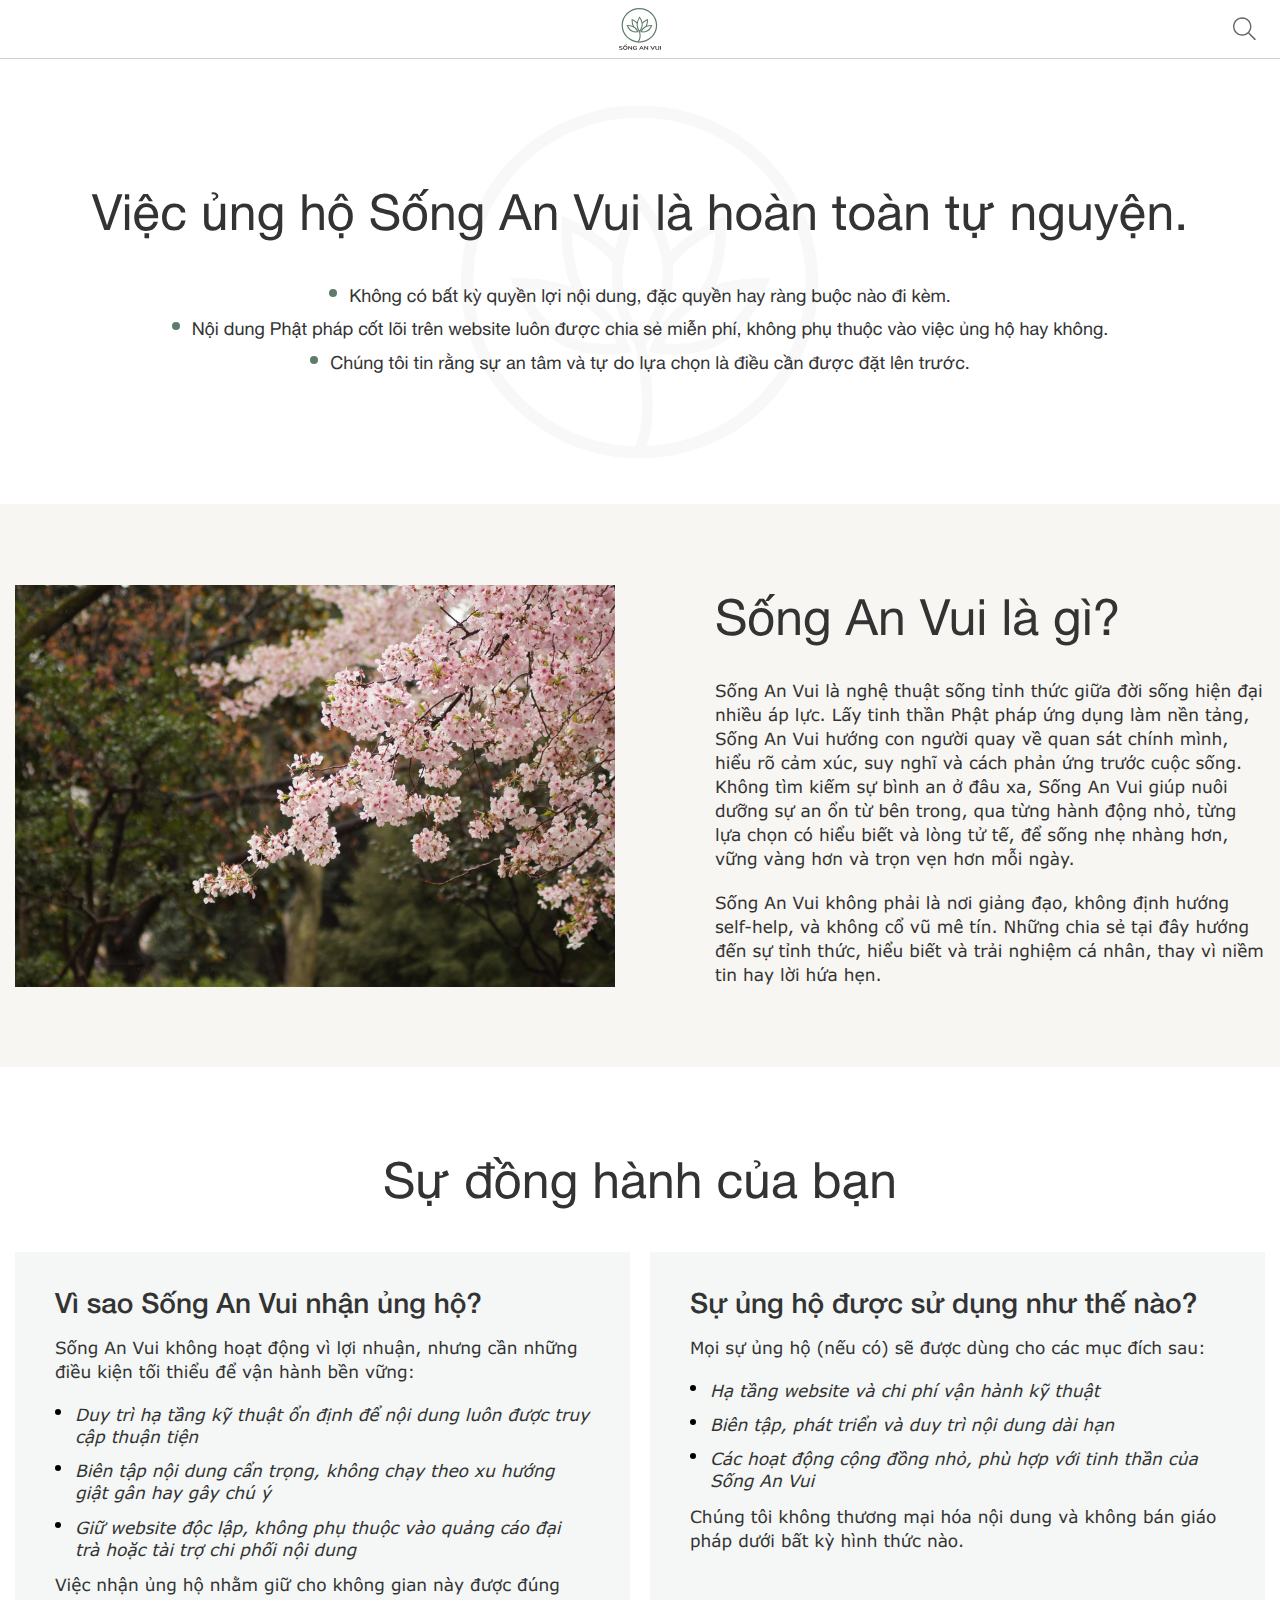
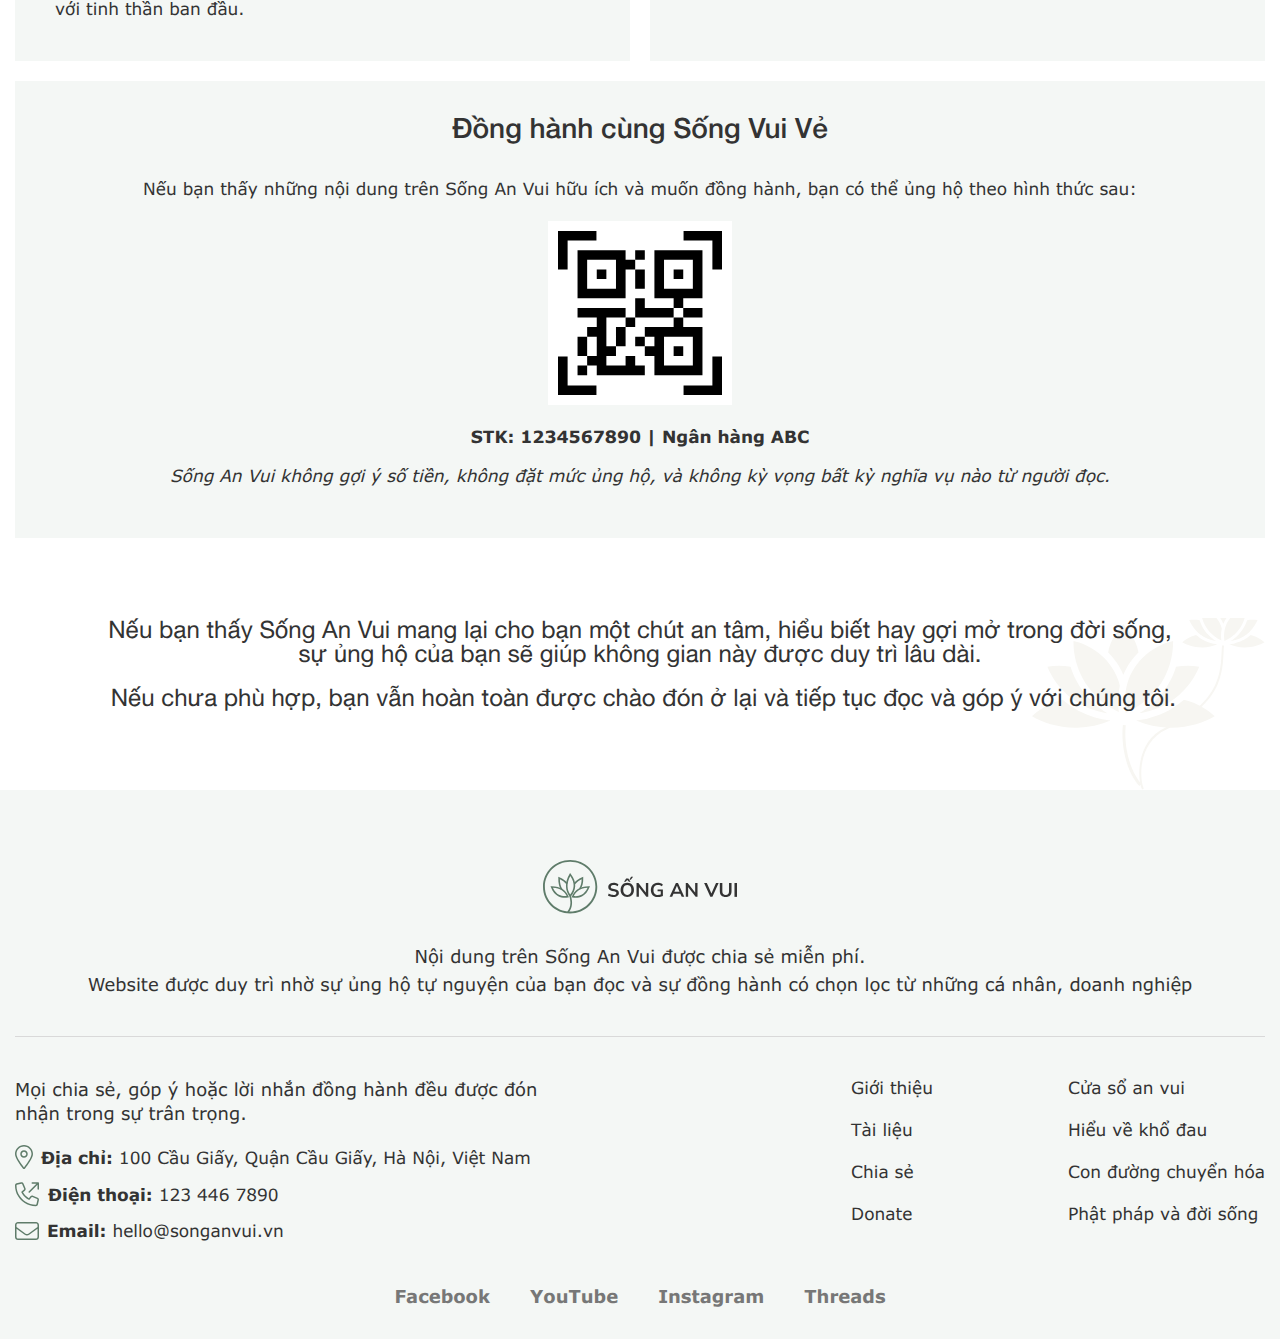
<file: donate.html>
<!DOCTYPE html>
<html lang="vi">
    <head>
        <meta charset="UTF-8" />
        <meta http-equiv="X-UA-Compatible" content="IE=edge" />
        <meta name="viewport" content="width=device-width, initial-scale=1.0" />
        <!-- favicon -->
        
        <!-- end favicon -->
        <title>Kênh truyền thông sống An Vui và Hạnh Phúc</title>
        <link rel="stylesheet" href="./lib/swiper/swiper-bundle.min.css" />
        <!-- <link rel="stylesheet" href="./lib/fancybox/jquery.fancybox.min.css" /> -->
        <link rel="stylesheet" href="./css/style.css" />
        <script src="./lib/jquery/jquery-3.7.1.min.js"></script>
    </head>

    <body>
        
        <!-- header -->
        <header id="header" class="header relative z-50 js__stickyHeader border-b-d1">
            <!-- pc -->
            <div class="d-3xl-block d-xl-none">
                <div class="header-desk relative z-20 w-wrapper">
                    <div class="header-desk__container w-1280 d-3xl-flex items-center justify-between py-24">
                        <!-- left -->
                        <div class="header-desk__left flex-0">
                            <a href="#" class="header-desk__logo d-3xl-flex items-center">
                                <img src="./images/svg/logo-2.svg" alt="Logo Sống An Vui" loading="lazy">
                            </a>
                        </div>
                        <!-- end left -->
                        <!-- right -->
                        <div class="header-desk__right flex-1 pl-20 d-3xl-flex items-center justify-between">
                            <!-- menu -->
                            <div class="menu d-3xl-flex items-center justify-end flex-1 text-gray-33">
                                <!-- item -->
                                <div class="menu-item px-12 relative active">
                                    <!-- heading -->
                                    <div class="menu-heading d-3xl-flex items-center">
                                        <a href="#" class="menu-heading__text fs-18">Giới thiệu</a>
                                    </div>
                                    <!-- end heading -->
                                </div>
                                <!-- end item -->
                                <!-- item -->
                                <div class="menu-item px-12 relative">
                                    <!-- heading -->
                                    <div class="menu-heading d-3xl-flex items-center">
                                        <a href="#" class="menu-heading__text flex-1 fs-17 pr-4">Cửa sổ An Vui</a>
                                        <div class="menu-heading__icon flex-0 icon-10">
                                            <img src="./images/svg/arrow-down-gray.svg" alt="">
                                        </div>
                                    </div>
                                    <!-- end heading -->

                                    <!-- container -->
                                    <div class="menu-container absolute scroll">
                                        <ul class="menu-block__dropdown">
                                            <!-- item -->
                                            <li class="dropdown-item js__dropdownItem">
                                                <a href="#" class="dropdown-link flex-1 fs-16">Giới thiệu về tổ chức</a>
                                            </li>
                                            <!-- end item -->
                                            <!-- item -->
                                            <li class="dropdown-item js__dropdownItem">
                                                <a href="#" class="dropdown-link flex-1 fs-16">Cơ cấu tổ chức và Ban Chấp hành</a>
                                            </li>
                                            <!-- end item -->
                                            
                                        </ul>
                                    </div>
                                    <!-- end container -->
                                </div>
                                <!-- end item -->
                                <!-- item -->
                                <div class="menu-item px-12 relative">
                                    <!-- heading -->
                                    <div class="menu-heading d-3xl-flex items-center">
                                        <a href="#" class="menu-heading__text flex-1 fs-17 pr-4">Hiểu về khổ đau</a>
                                        <div class="menu-heading__icon flex-0 icon-10">
                                            <img src="./images/svg/arrow-down-gray.svg" alt="">
                                        </div>
                                    </div>
                                    <!-- end heading -->

                                    <!-- container -->
                                    <div class="menu-container absolute scroll">
                                        <ul class="menu-block__dropdown">
                                            <!-- item -->
                                            <li class="dropdown-item js__dropdownItem">
                                                <a href="#" class="dropdown-link flex-1 fs-16">Giới thiệu về tổ chức</a>
                                            </li>
                                            <!-- end item -->
                                            <!-- item -->
                                            <li class="dropdown-item js__dropdownItem">
                                                <a href="#" class="dropdown-link flex-1 fs-16">Cơ cấu tổ chức và Ban Chấp hành</a>
                                            </li>
                                            <!-- end item -->
                                            
                                        </ul>
                                    </div>
                                    <!-- end container -->
                                </div>
                                <!-- end item -->
                                <!-- item -->
                                <div class="menu-item px-12 relative">
                                    <!-- heading -->
                                    <div class="menu-heading d-3xl-flex items-center">
                                        <a href="#" class="menu-heading__text flex-1 fs-17 pr-4">Con đường chuyển hóa</a>
                                        <div class="menu-heading__icon flex-0 icon-10">
                                            <img src="./images/svg/arrow-down-gray.svg" alt="">
                                        </div>
                                    </div>
                                    <!-- end heading -->

                                    <!-- container -->
                                    <div class="menu-container absolute scroll">
                                        <ul class="menu-block__dropdown">
                                            <!-- item -->
                                            <li class="dropdown-item js__dropdownItem">
                                                <a href="#" class="dropdown-link flex-1 fs-16">Giới thiệu về tổ chức</a>
                                            </li>
                                            <!-- end item -->
                                            <!-- item -->
                                            <li class="dropdown-item js__dropdownItem">
                                                <a href="#" class="dropdown-link flex-1 fs-16">Cơ cấu tổ chức và Ban Chấp hành</a>
                                            </li>
                                            <!-- end item -->
                                            
                                        </ul>
                                    </div>
                                    <!-- end container -->
                                </div>
                                <!-- end item -->
                                <!-- item -->
                                <div class="menu-item px-12 relative">
                                    <!-- heading -->
                                    <div class="menu-heading d-3xl-flex items-center">
                                        <a href="#" class="menu-heading__text flex-1 fs-17 pr-4">Pháp luật và đời sống</a>
                                        <div class="menu-heading__icon flex-0 icon-10">
                                            <img src="./images/svg/arrow-down-gray.svg" alt="">
                                        </div>
                                    </div>
                                    <!-- end heading -->

                                    <!-- container -->
                                    <div class="menu-container absolute scroll">
                                        <ul class="menu-block__dropdown">
                                            <!-- item -->
                                            <li class="dropdown-item js__dropdownItem">
                                                <a href="#" class="dropdown-link flex-1 fs-16">Giới thiệu về tổ chức</a>
                                            </li>
                                            <!-- end item -->
                                            <!-- item -->
                                            <li class="dropdown-item js__dropdownItem">
                                                <a href="#" class="dropdown-link flex-1 fs-16">Cơ cấu tổ chức và Ban Chấp hành</a>
                                            </li>
                                            <!-- end item -->
                                            
                                        </ul>
                                    </div>
                                    <!-- end container -->
                                </div>
                                <!-- end item -->
                                <!-- item -->
                                <div class="menu-item px-12 relative">
                                    <!-- heading -->
                                    <div class="menu-heading d-3xl-flex items-center">
                                        <a href="#" class="menu-heading__text flex-1 fs-17 pr-4">Chia sẻ</a>
                                        <div class="menu-heading__icon flex-0 icon-10">
                                            <img src="./images/svg/arrow-down-gray.svg" alt="">
                                        </div>
                                    </div>
                                    <!-- end heading -->

                                    <!-- container -->
                                    <div class="menu-container absolute scroll">
                                        <ul class="menu-block__dropdown">
                                            <!-- item -->
                                            <li class="dropdown-item js__dropdownItem">
                                                <a href="#" class="dropdown-link flex-1 fs-16">Giới thiệu về tổ chức</a>
                                            </li>
                                            <!-- end item -->
                                            <!-- item -->
                                            <li class="dropdown-item js__dropdownItem">
                                                <a href="#" class="dropdown-link flex-1 fs-16">Cơ cấu tổ chức và Ban Chấp hành</a>
                                            </li>
                                            <!-- end item -->
                                            
                                        </ul>
                                    </div>
                                    <!-- end container -->
                                </div>
                                <!-- end item -->
                               
                            </div>
                            <!-- end menu -->
                            <!-- search -->
                            <div class="action-item serach-pc js__searchPc flex-0 ml-40">
                                <!-- icon -->
                                <div class="action-item__event serach-pc__event js__searchPcIcon d-3xl-flex items-center pointer">
                                    <div class="action-item__icon serach-pc__icon flex-0 mr-8 icon-16">
                                        <img src="./images/svg/search-gray.svg" alt="">
                                    </div>
                                </div>
                                <!-- end icon -->
                                <!-- form -->
                                <div class="serach-pc__form js__formSearchPc">
                                    <form action="" class="relative">
                                        <div class="d-3xl-flex items-center w-full">
                                            <input type="text" class="search-input fs-16 w-full h-full js__focusSearchPc" placeholder="Search...">
                                            <button class="search-btn">
                                                <img src="./images/svg/search-w.svg" alt="">
                                            </button>
                                        </div>
                                    </form>
                                </div>
                                <!-- end form -->
                            </div>
                            <!-- end search -->
                        </div>
                        <!-- end right -->
                    </div>

                </div>
            </div>
            <!-- end pc -->
             
            <!-- mb -->
            <div class="d-3xl-none d-xl-block">
                <div class="header-mb w-wrapper relative z-10">
                    <!-- top -->
                    <div class="header-mb-top py-8">
                        <div class="header-mb-top__container w-1280 d-3xl-flex items-center">
                            <!-- left -->
                            <div class="header-mb-top__left flex-1">
                                <div class="icon-bar js__clickShowMenuMb p-10">
                                    <img src="./images/svg/bar-w.svg" alt="" loading="lazy">
                                </div>
                                <div class="sub-menu-mb js__subMenuMb">
                                    <div class="sub-menu-mb__close js__closeSubMenuMb d-3xl-flex items-center">
                                        <img src="./images/svg/close-w.svg" alt="" loading="lazy">
                                    </div>
                                    <div class="sub-menu-mb__container px-15 pb-15 scroll">
                                        <ul class="sub-menu-mb__list js__subMenuMbContainer">

                                            <!-- item -->
                                            <li class="sub-menu-mb__item js__subMenuMbItem">
                                                <!-- heading -->
                                                <div class="sub-menu-mb__heading d-3xl-flex items-center justify-between">
                                                    <a href="#" class="link d-3xl-flex items-center flex-1">
                                                        
                                                        <p class="flex-1 text fw-700 fs-15 px-10 text-uppercase">Giới thiệu</p>
                                                    </a>
                                                    <div class="flex-0 arrow-icon js__showSubMenuMbItem">
                                                        <img src="./images/svg/arrow-down-gray.svg" alt="">
                                                    </div>
                                                </div>
                                                <!-- end heading -->

                                                <!-- dropwdown -->
                                                <div class="sub-menu-mb__dropdown js__subMenuMbDropdown">
                                                    <!-- heading -->
                                                    <div class="sub-menu-mb__dropdown-heading d-3xl-flex items-center justify-between">
                                                        <a href="#" class="link d-3xl-flex items-center flex-1">
                                                            Tầm nhìn và sứ mệnh
                                                        </a>
                                                        <div class="flex-0 arrow-icon js__showSubMenuMbDropdown">
                                                            <img src="./images/svg/arrow-down-gray.svg" alt="">
                                                        </div>
                                                    </div>
                                                    <!-- end heading -->

                                                    <!-- dropdown children -->
                                                    <ul class="sub-menu-mb__dropdownChildren">
                                                        <!-- item -->
                                                        <li class="sub-menu-mb__dropdownChildren-item">
                                                            <a href="#" class="sub-menu-mb__dropdownChildren-link">
                                                                Tư vấn pháp lý cho doanh nghiệp
                                                            </a>
                                                        </li>
                                                        <!-- end item -->
                                                        <!-- item -->
                                                        <li class="sub-menu-mb__dropdownChildren-item">
                                                            <a href="#" class="sub-menu-mb__dropdownChildren-link">
                                                                Soạn thảo & rà soát hợp đồng
                                                            </a>
                                                        </li>
                                                        <!-- end item -->
                                                        <!-- item -->
                                                        <li class="sub-menu-mb__dropdownChildren-item">
                                                            <a href="#" class="sub-menu-mb__dropdownChildren-link">
                                                                Giải quyết tranh chấp thương mại
                                                            </a>
                                                        </li>
                                                        <!-- end item -->
                                                    </ul>
                                                    <!-- end dropdown children -->
                                                </div>
                                                <!-- end dropwdown -->

                                                <!-- dropwdown -->
                                                <div class="sub-menu-mb__dropdown js__subMenuMbDropdown">
                                                    <!-- heading -->
                                                    <div class="sub-menu-mb__dropdown-heading d-3xl-flex items-center justify-between">
                                                        <a href="#" class="link d-3xl-flex items-center flex-1">
                                                            Tầm nhìn và sứ mệnh
                                                        </a>
                                                        <div class="flex-0 arrow-icon js__showSubMenuMbDropdown">
                                                            <img src="./images/svg/arrow-down-gray.svg" alt="">
                                                        </div>
                                                    </div>
                                                    <!-- end heading -->

                                                    <!-- dropdown children -->
                                                    <ul class="sub-menu-mb__dropdownChildren">
                                                        <!-- item -->
                                                        <li class="sub-menu-mb__dropdownChildren-item">
                                                            <a href="#" class="sub-menu-mb__dropdownChildren-link">
                                                                Tư vấn pháp lý cho doanh nghiệp
                                                            </a>
                                                        </li>
                                                        <!-- end item -->
                                                        <!-- item -->
                                                        <li class="sub-menu-mb__dropdownChildren-item">
                                                            <a href="#" class="sub-menu-mb__dropdownChildren-link">
                                                                Soạn thảo & rà soát hợp đồng
                                                            </a>
                                                        </li>
                                                        <!-- end item -->
                                                        <!-- item -->
                                                        <li class="sub-menu-mb__dropdownChildren-item">
                                                            <a href="#" class="sub-menu-mb__dropdownChildren-link">
                                                                Giải quyết tranh chấp thương mại
                                                            </a>
                                                        </li>
                                                        <!-- end item -->
                                                    </ul>
                                                    <!-- end dropdown children -->
                                                </div>
                                                <!-- end dropwdown -->

                                                <!-- dropwdown -->
                                                <div class="sub-menu-mb__dropdown js__subMenuMbDropdown">
                                                    <!-- heading -->
                                                    <div class="sub-menu-mb__dropdown-heading d-3xl-flex items-center justify-between">
                                                        <a href="#" class="link d-3xl-flex items-center flex-1">
                                                            Tầm nhìn và sứ mệnh
                                                        </a>
                                                        <div class="flex-0 arrow-icon js__showSubMenuMbDropdown">
                                                            <img src="./images/svg/arrow-down-gray.svg" alt="">
                                                        </div>
                                                    </div>
                                                    <!-- end heading -->

                                                    <!-- dropdown children -->
                                                    <ul class="sub-menu-mb__dropdownChildren">
                                                        <!-- item -->
                                                        <li class="sub-menu-mb__dropdownChildren-item">
                                                            <a href="#" class="sub-menu-mb__dropdownChildren-link">
                                                                Tư vấn pháp lý cho doanh nghiệp
                                                            </a>
                                                        </li>
                                                        <!-- end item -->
                                                        <!-- item -->
                                                        <li class="sub-menu-mb__dropdownChildren-item">
                                                            <a href="#" class="sub-menu-mb__dropdownChildren-link">
                                                                Soạn thảo & rà soát hợp đồng
                                                            </a>
                                                        </li>
                                                        <!-- end item -->
                                                        <!-- item -->
                                                        <li class="sub-menu-mb__dropdownChildren-item">
                                                            <a href="#" class="sub-menu-mb__dropdownChildren-link">
                                                                Giải quyết tranh chấp thương mại
                                                            </a>
                                                        </li>
                                                        <!-- end item -->
                                                    </ul>
                                                    <!-- end dropdown children -->
                                                </div>
                                                <!-- end dropwdown -->

                                                
                                                 
                                            </li>
                                            <!-- end item -->

                                            <!-- item -->
                                            <li class="sub-menu-mb__item js__subMenuMbItem">
                                                <!-- heading -->
                                                <div class="sub-menu-mb__heading d-3xl-flex items-center justify-between">
                                                    <a href="#" class="link d-3xl-flex items-center flex-1">
                                                        
                                                        <p class="flex-1 text fw-700 fs-15 px-10 text-uppercase">Giới thiệu</p>
                                                    </a>
                                                    <div class="flex-0 arrow-icon js__showSubMenuMbItem">
                                                        <img src="./images/svg/arrow-down-gray.svg" alt="">
                                                    </div>
                                                </div>
                                                <!-- end heading -->

                                                <!-- dropwdown -->
                                                <div class="sub-menu-mb__dropdown js__subMenuMbDropdown">
                                                    <!-- heading -->
                                                    <div class="sub-menu-mb__dropdown-heading d-3xl-flex items-center justify-between">
                                                        <a href="#" class="link d-3xl-flex items-center flex-1">
                                                            Tầm nhìn và sứ mệnh
                                                        </a>
                                                        <div class="flex-0 arrow-icon js__showSubMenuMbDropdown">
                                                            <img src="./images/svg/arrow-down-gray.svg" alt="">
                                                        </div>
                                                    </div>
                                                    <!-- end heading -->

                                                    <!-- dropdown children -->
                                                    <ul class="sub-menu-mb__dropdownChildren">
                                                        <!-- item -->
                                                        <li class="sub-menu-mb__dropdownChildren-item">
                                                            <a href="#" class="sub-menu-mb__dropdownChildren-link">
                                                                Tư vấn pháp lý cho doanh nghiệp
                                                            </a>
                                                        </li>
                                                        <!-- end item -->
                                                        <!-- item -->
                                                        <li class="sub-menu-mb__dropdownChildren-item">
                                                            <a href="#" class="sub-menu-mb__dropdownChildren-link">
                                                                Soạn thảo & rà soát hợp đồng
                                                            </a>
                                                        </li>
                                                        <!-- end item -->
                                                        <!-- item -->
                                                        <li class="sub-menu-mb__dropdownChildren-item">
                                                            <a href="#" class="sub-menu-mb__dropdownChildren-link">
                                                                Giải quyết tranh chấp thương mại
                                                            </a>
                                                        </li>
                                                        <!-- end item -->
                                                    </ul>
                                                    <!-- end dropdown children -->
                                                </div>
                                                <!-- end dropwdown -->

                                                <!-- dropwdown -->
                                                <div class="sub-menu-mb__dropdown js__subMenuMbDropdown">
                                                    <!-- heading -->
                                                    <div class="sub-menu-mb__dropdown-heading d-3xl-flex items-center justify-between">
                                                        <a href="#" class="link d-3xl-flex items-center flex-1">
                                                            Tầm nhìn và sứ mệnh
                                                        </a>
                                                        <div class="flex-0 arrow-icon js__showSubMenuMbDropdown">
                                                            <img src="./images/svg/arrow-down-gray.svg" alt="">
                                                        </div>
                                                    </div>
                                                    <!-- end heading -->

                                                    <!-- dropdown children -->
                                                    <ul class="sub-menu-mb__dropdownChildren">
                                                        <!-- item -->
                                                        <li class="sub-menu-mb__dropdownChildren-item">
                                                            <a href="#" class="sub-menu-mb__dropdownChildren-link">
                                                                Tư vấn pháp lý cho doanh nghiệp
                                                            </a>
                                                        </li>
                                                        <!-- end item -->
                                                        <!-- item -->
                                                        <li class="sub-menu-mb__dropdownChildren-item">
                                                            <a href="#" class="sub-menu-mb__dropdownChildren-link">
                                                                Soạn thảo & rà soát hợp đồng
                                                            </a>
                                                        </li>
                                                        <!-- end item -->
                                                        <!-- item -->
                                                        <li class="sub-menu-mb__dropdownChildren-item">
                                                            <a href="#" class="sub-menu-mb__dropdownChildren-link">
                                                                Giải quyết tranh chấp thương mại
                                                            </a>
                                                        </li>
                                                        <!-- end item -->
                                                    </ul>
                                                    <!-- end dropdown children -->
                                                </div>
                                                <!-- end dropwdown -->

                                                <!-- dropwdown -->
                                                <div class="sub-menu-mb__dropdown js__subMenuMbDropdown">
                                                    <!-- heading -->
                                                    <div class="sub-menu-mb__dropdown-heading d-3xl-flex items-center justify-between">
                                                        <a href="#" class="link d-3xl-flex items-center flex-1">
                                                            Tầm nhìn và sứ mệnh
                                                        </a>
                                                        <div class="flex-0 arrow-icon js__showSubMenuMbDropdown">
                                                            <img src="./images/svg/arrow-down-gray.svg" alt="">
                                                        </div>
                                                    </div>
                                                    <!-- end heading -->

                                                    <!-- dropdown children -->
                                                    <ul class="sub-menu-mb__dropdownChildren">
                                                        <!-- item -->
                                                        <li class="sub-menu-mb__dropdownChildren-item">
                                                            <a href="#" class="sub-menu-mb__dropdownChildren-link">
                                                                Tư vấn pháp lý cho doanh nghiệp
                                                            </a>
                                                        </li>
                                                        <!-- end item -->
                                                        <!-- item -->
                                                        <li class="sub-menu-mb__dropdownChildren-item">
                                                            <a href="#" class="sub-menu-mb__dropdownChildren-link">
                                                                Soạn thảo & rà soát hợp đồng
                                                            </a>
                                                        </li>
                                                        <!-- end item -->
                                                        <!-- item -->
                                                        <li class="sub-menu-mb__dropdownChildren-item">
                                                            <a href="#" class="sub-menu-mb__dropdownChildren-link">
                                                                Giải quyết tranh chấp thương mại
                                                            </a>
                                                        </li>
                                                        <!-- end item -->
                                                    </ul>
                                                    <!-- end dropdown children -->
                                                </div>
                                                <!-- end dropwdown -->

                                                
                                                 
                                            </li>
                                            <!-- end item -->

                                            <!-- item -->
                                            <li class="sub-menu-mb__item js__subMenuMbItem">
                                                <!-- heading -->
                                                <div class="sub-menu-mb__heading d-3xl-flex items-center justify-between">
                                                    <a href="#" class="link d-3xl-flex items-center flex-1">
                                                        
                                                        <p class="flex-1 text fw-700 fs-15 px-10 text-uppercase">Giới thiệu</p>
                                                    </a>
                                                    <div class="flex-0 arrow-icon js__showSubMenuMbItem">
                                                        <img src="./images/svg/arrow-down-gray.svg" alt="">
                                                    </div>
                                                </div>
                                                <!-- end heading -->

                                                <!-- dropwdown -->
                                                <div class="sub-menu-mb__dropdown js__subMenuMbDropdown">
                                                    <!-- heading -->
                                                    <div class="sub-menu-mb__dropdown-heading d-3xl-flex items-center justify-between">
                                                        <a href="#" class="link d-3xl-flex items-center flex-1">
                                                            Tầm nhìn và sứ mệnh
                                                        </a>
                                                        <div class="flex-0 arrow-icon js__showSubMenuMbDropdown">
                                                            <img src="./images/svg/arrow-down-gray.svg" alt="">
                                                        </div>
                                                    </div>
                                                    <!-- end heading -->

                                                    <!-- dropdown children -->
                                                    <ul class="sub-menu-mb__dropdownChildren">
                                                        <!-- item -->
                                                        <li class="sub-menu-mb__dropdownChildren-item">
                                                            <a href="#" class="sub-menu-mb__dropdownChildren-link">
                                                                Tư vấn pháp lý cho doanh nghiệp
                                                            </a>
                                                        </li>
                                                        <!-- end item -->
                                                        <!-- item -->
                                                        <li class="sub-menu-mb__dropdownChildren-item">
                                                            <a href="#" class="sub-menu-mb__dropdownChildren-link">
                                                                Soạn thảo & rà soát hợp đồng
                                                            </a>
                                                        </li>
                                                        <!-- end item -->
                                                        <!-- item -->
                                                        <li class="sub-menu-mb__dropdownChildren-item">
                                                            <a href="#" class="sub-menu-mb__dropdownChildren-link">
                                                                Giải quyết tranh chấp thương mại
                                                            </a>
                                                        </li>
                                                        <!-- end item -->
                                                    </ul>
                                                    <!-- end dropdown children -->
                                                </div>
                                                <!-- end dropwdown -->

                                                <!-- dropwdown -->
                                                <div class="sub-menu-mb__dropdown js__subMenuMbDropdown">
                                                    <!-- heading -->
                                                    <div class="sub-menu-mb__dropdown-heading d-3xl-flex items-center justify-between">
                                                        <a href="#" class="link d-3xl-flex items-center flex-1">
                                                            Tầm nhìn và sứ mệnh
                                                        </a>
                                                        <div class="flex-0 arrow-icon js__showSubMenuMbDropdown">
                                                            <img src="./images/svg/arrow-down-gray.svg" alt="">
                                                        </div>
                                                    </div>
                                                    <!-- end heading -->

                                                    <!-- dropdown children -->
                                                    <ul class="sub-menu-mb__dropdownChildren">
                                                        <!-- item -->
                                                        <li class="sub-menu-mb__dropdownChildren-item">
                                                            <a href="#" class="sub-menu-mb__dropdownChildren-link">
                                                                Tư vấn pháp lý cho doanh nghiệp
                                                            </a>
                                                        </li>
                                                        <!-- end item -->
                                                        <!-- item -->
                                                        <li class="sub-menu-mb__dropdownChildren-item">
                                                            <a href="#" class="sub-menu-mb__dropdownChildren-link">
                                                                Soạn thảo & rà soát hợp đồng
                                                            </a>
                                                        </li>
                                                        <!-- end item -->
                                                        <!-- item -->
                                                        <li class="sub-menu-mb__dropdownChildren-item">
                                                            <a href="#" class="sub-menu-mb__dropdownChildren-link">
                                                                Giải quyết tranh chấp thương mại
                                                            </a>
                                                        </li>
                                                        <!-- end item -->
                                                    </ul>
                                                    <!-- end dropdown children -->
                                                </div>
                                                <!-- end dropwdown -->

                                                <!-- dropwdown -->
                                                <div class="sub-menu-mb__dropdown js__subMenuMbDropdown">
                                                    <!-- heading -->
                                                    <div class="sub-menu-mb__dropdown-heading d-3xl-flex items-center justify-between">
                                                        <a href="#" class="link d-3xl-flex items-center flex-1">
                                                            Tầm nhìn và sứ mệnh
                                                        </a>
                                                        <div class="flex-0 arrow-icon js__showSubMenuMbDropdown">
                                                            <img src="./images/svg/arrow-down-gray.svg" alt="">
                                                        </div>
                                                    </div>
                                                    <!-- end heading -->

                                                    <!-- dropdown children -->
                                                    <ul class="sub-menu-mb__dropdownChildren">
                                                        <!-- item -->
                                                        <li class="sub-menu-mb__dropdownChildren-item">
                                                            <a href="#" class="sub-menu-mb__dropdownChildren-link">
                                                                Tư vấn pháp lý cho doanh nghiệp
                                                            </a>
                                                        </li>
                                                        <!-- end item -->
                                                        <!-- item -->
                                                        <li class="sub-menu-mb__dropdownChildren-item">
                                                            <a href="#" class="sub-menu-mb__dropdownChildren-link">
                                                                Soạn thảo & rà soát hợp đồng
                                                            </a>
                                                        </li>
                                                        <!-- end item -->
                                                        <!-- item -->
                                                        <li class="sub-menu-mb__dropdownChildren-item">
                                                            <a href="#" class="sub-menu-mb__dropdownChildren-link">
                                                                Giải quyết tranh chấp thương mại
                                                            </a>
                                                        </li>
                                                        <!-- end item -->
                                                    </ul>
                                                    <!-- end dropdown children -->
                                                </div>
                                                <!-- end dropwdown -->

                                                
                                                 
                                            </li>
                                            <!-- end item -->

                                            <!-- item -->
                                            <li class="sub-menu-mb__item js__subMenuMbItem">
                                                <!-- heading -->
                                                <div class="sub-menu-mb__heading d-3xl-flex items-center justify-between">
                                                    <a href="#" class="link d-3xl-flex items-center flex-1">
                                                        
                                                        <p class="flex-1 text fw-700 fs-15 px-10 text-uppercase">Giới thiệu</p>
                                                    </a>
                                                    <div class="flex-0 arrow-icon js__showSubMenuMbItem">
                                                        <img src="./images/svg/arrow-down-gray.svg" alt="">
                                                    </div>
                                                </div>
                                                <!-- end heading -->

                                                <!-- dropwdown -->
                                                <div class="sub-menu-mb__dropdown js__subMenuMbDropdown">
                                                    <!-- heading -->
                                                    <div class="sub-menu-mb__dropdown-heading d-3xl-flex items-center justify-between">
                                                        <a href="#" class="link d-3xl-flex items-center flex-1">
                                                            Tầm nhìn và sứ mệnh
                                                        </a>
                                                        <div class="flex-0 arrow-icon js__showSubMenuMbDropdown">
                                                            <img src="./images/svg/arrow-down-gray.svg" alt="">
                                                        </div>
                                                    </div>
                                                    <!-- end heading -->

                                                    <!-- dropdown children -->
                                                    <ul class="sub-menu-mb__dropdownChildren">
                                                        <!-- item -->
                                                        <li class="sub-menu-mb__dropdownChildren-item">
                                                            <a href="#" class="sub-menu-mb__dropdownChildren-link">
                                                                Tư vấn pháp lý cho doanh nghiệp
                                                            </a>
                                                        </li>
                                                        <!-- end item -->
                                                        <!-- item -->
                                                        <li class="sub-menu-mb__dropdownChildren-item">
                                                            <a href="#" class="sub-menu-mb__dropdownChildren-link">
                                                                Soạn thảo & rà soát hợp đồng
                                                            </a>
                                                        </li>
                                                        <!-- end item -->
                                                        <!-- item -->
                                                        <li class="sub-menu-mb__dropdownChildren-item">
                                                            <a href="#" class="sub-menu-mb__dropdownChildren-link">
                                                                Giải quyết tranh chấp thương mại
                                                            </a>
                                                        </li>
                                                        <!-- end item -->
                                                    </ul>
                                                    <!-- end dropdown children -->
                                                </div>
                                                <!-- end dropwdown -->

                                                <!-- dropwdown -->
                                                <div class="sub-menu-mb__dropdown js__subMenuMbDropdown">
                                                    <!-- heading -->
                                                    <div class="sub-menu-mb__dropdown-heading d-3xl-flex items-center justify-between">
                                                        <a href="#" class="link d-3xl-flex items-center flex-1">
                                                            Tầm nhìn và sứ mệnh
                                                        </a>
                                                        <div class="flex-0 arrow-icon js__showSubMenuMbDropdown">
                                                            <img src="./images/svg/arrow-down-gray.svg" alt="">
                                                        </div>
                                                    </div>
                                                    <!-- end heading -->

                                                    <!-- dropdown children -->
                                                    <ul class="sub-menu-mb__dropdownChildren">
                                                        <!-- item -->
                                                        <li class="sub-menu-mb__dropdownChildren-item">
                                                            <a href="#" class="sub-menu-mb__dropdownChildren-link">
                                                                Tư vấn pháp lý cho doanh nghiệp
                                                            </a>
                                                        </li>
                                                        <!-- end item -->
                                                        <!-- item -->
                                                        <li class="sub-menu-mb__dropdownChildren-item">
                                                            <a href="#" class="sub-menu-mb__dropdownChildren-link">
                                                                Soạn thảo & rà soát hợp đồng
                                                            </a>
                                                        </li>
                                                        <!-- end item -->
                                                        <!-- item -->
                                                        <li class="sub-menu-mb__dropdownChildren-item">
                                                            <a href="#" class="sub-menu-mb__dropdownChildren-link">
                                                                Giải quyết tranh chấp thương mại
                                                            </a>
                                                        </li>
                                                        <!-- end item -->
                                                    </ul>
                                                    <!-- end dropdown children -->
                                                </div>
                                                <!-- end dropwdown -->

                                                <!-- dropwdown -->
                                                <div class="sub-menu-mb__dropdown js__subMenuMbDropdown">
                                                    <!-- heading -->
                                                    <div class="sub-menu-mb__dropdown-heading d-3xl-flex items-center justify-between">
                                                        <a href="#" class="link d-3xl-flex items-center flex-1">
                                                            Tầm nhìn và sứ mệnh
                                                        </a>
                                                        <div class="flex-0 arrow-icon js__showSubMenuMbDropdown">
                                                            <img src="./images/svg/arrow-down-gray.svg" alt="">
                                                        </div>
                                                    </div>
                                                    <!-- end heading -->

                                                    <!-- dropdown children -->
                                                    <ul class="sub-menu-mb__dropdownChildren">
                                                        <!-- item -->
                                                        <li class="sub-menu-mb__dropdownChildren-item">
                                                            <a href="#" class="sub-menu-mb__dropdownChildren-link">
                                                                Tư vấn pháp lý cho doanh nghiệp
                                                            </a>
                                                        </li>
                                                        <!-- end item -->
                                                        <!-- item -->
                                                        <li class="sub-menu-mb__dropdownChildren-item">
                                                            <a href="#" class="sub-menu-mb__dropdownChildren-link">
                                                                Soạn thảo & rà soát hợp đồng
                                                            </a>
                                                        </li>
                                                        <!-- end item -->
                                                        <!-- item -->
                                                        <li class="sub-menu-mb__dropdownChildren-item">
                                                            <a href="#" class="sub-menu-mb__dropdownChildren-link">
                                                                Giải quyết tranh chấp thương mại
                                                            </a>
                                                        </li>
                                                        <!-- end item -->
                                                    </ul>
                                                    <!-- end dropdown children -->
                                                </div>
                                                <!-- end dropwdown -->

                                                
                                                 
                                            </li>
                                            <!-- end item -->

                                            <!-- item -->
                                            <li class="sub-menu-mb__item js__subMenuMbItem">
                                                <!-- heading -->
                                                <div class="sub-menu-mb__heading d-3xl-flex items-center justify-between">
                                                    <a href="#" class="link d-3xl-flex items-center flex-1">
                                                        
                                                        <p class="flex-1 text fw-700 fs-15 px-10 text-uppercase">Giới thiệu</p>
                                                    </a>
                                                    <div class="flex-0 arrow-icon js__showSubMenuMbItem">
                                                        <img src="./images/svg/arrow-down-gray.svg" alt="">
                                                    </div>
                                                </div>
                                                <!-- end heading -->

                                                <!-- dropwdown -->
                                                <div class="sub-menu-mb__dropdown js__subMenuMbDropdown">
                                                    <!-- heading -->
                                                    <div class="sub-menu-mb__dropdown-heading d-3xl-flex items-center justify-between">
                                                        <a href="#" class="link d-3xl-flex items-center flex-1">
                                                            Tầm nhìn và sứ mệnh
                                                        </a>
                                                        <div class="flex-0 arrow-icon js__showSubMenuMbDropdown">
                                                            <img src="./images/svg/arrow-down-gray.svg" alt="">
                                                        </div>
                                                    </div>
                                                    <!-- end heading -->

                                                    <!-- dropdown children -->
                                                    <ul class="sub-menu-mb__dropdownChildren">
                                                        <!-- item -->
                                                        <li class="sub-menu-mb__dropdownChildren-item">
                                                            <a href="#" class="sub-menu-mb__dropdownChildren-link">
                                                                Tư vấn pháp lý cho doanh nghiệp
                                                            </a>
                                                        </li>
                                                        <!-- end item -->
                                                        <!-- item -->
                                                        <li class="sub-menu-mb__dropdownChildren-item">
                                                            <a href="#" class="sub-menu-mb__dropdownChildren-link">
                                                                Soạn thảo & rà soát hợp đồng
                                                            </a>
                                                        </li>
                                                        <!-- end item -->
                                                        <!-- item -->
                                                        <li class="sub-menu-mb__dropdownChildren-item">
                                                            <a href="#" class="sub-menu-mb__dropdownChildren-link">
                                                                Giải quyết tranh chấp thương mại
                                                            </a>
                                                        </li>
                                                        <!-- end item -->
                                                    </ul>
                                                    <!-- end dropdown children -->
                                                </div>
                                                <!-- end dropwdown -->

                                                <!-- dropwdown -->
                                                <div class="sub-menu-mb__dropdown js__subMenuMbDropdown">
                                                    <!-- heading -->
                                                    <div class="sub-menu-mb__dropdown-heading d-3xl-flex items-center justify-between">
                                                        <a href="#" class="link d-3xl-flex items-center flex-1">
                                                            Tầm nhìn và sứ mệnh
                                                        </a>
                                                        <div class="flex-0 arrow-icon js__showSubMenuMbDropdown">
                                                            <img src="./images/svg/arrow-down-gray.svg" alt="">
                                                        </div>
                                                    </div>
                                                    <!-- end heading -->

                                                    <!-- dropdown children -->
                                                    <ul class="sub-menu-mb__dropdownChildren">
                                                        <!-- item -->
                                                        <li class="sub-menu-mb__dropdownChildren-item">
                                                            <a href="#" class="sub-menu-mb__dropdownChildren-link">
                                                                Tư vấn pháp lý cho doanh nghiệp
                                                            </a>
                                                        </li>
                                                        <!-- end item -->
                                                        <!-- item -->
                                                        <li class="sub-menu-mb__dropdownChildren-item">
                                                            <a href="#" class="sub-menu-mb__dropdownChildren-link">
                                                                Soạn thảo & rà soát hợp đồng
                                                            </a>
                                                        </li>
                                                        <!-- end item -->
                                                        <!-- item -->
                                                        <li class="sub-menu-mb__dropdownChildren-item">
                                                            <a href="#" class="sub-menu-mb__dropdownChildren-link">
                                                                Giải quyết tranh chấp thương mại
                                                            </a>
                                                        </li>
                                                        <!-- end item -->
                                                    </ul>
                                                    <!-- end dropdown children -->
                                                </div>
                                                <!-- end dropwdown -->

                                                <!-- dropwdown -->
                                                <div class="sub-menu-mb__dropdown js__subMenuMbDropdown">
                                                    <!-- heading -->
                                                    <div class="sub-menu-mb__dropdown-heading d-3xl-flex items-center justify-between">
                                                        <a href="#" class="link d-3xl-flex items-center flex-1">
                                                            Tầm nhìn và sứ mệnh
                                                        </a>
                                                        <div class="flex-0 arrow-icon js__showSubMenuMbDropdown">
                                                            <img src="./images/svg/arrow-down-gray.svg" alt="">
                                                        </div>
                                                    </div>
                                                    <!-- end heading -->

                                                    <!-- dropdown children -->
                                                    <ul class="sub-menu-mb__dropdownChildren">
                                                        <!-- item -->
                                                        <li class="sub-menu-mb__dropdownChildren-item">
                                                            <a href="#" class="sub-menu-mb__dropdownChildren-link">
                                                                Tư vấn pháp lý cho doanh nghiệp
                                                            </a>
                                                        </li>
                                                        <!-- end item -->
                                                        <!-- item -->
                                                        <li class="sub-menu-mb__dropdownChildren-item">
                                                            <a href="#" class="sub-menu-mb__dropdownChildren-link">
                                                                Soạn thảo & rà soát hợp đồng
                                                            </a>
                                                        </li>
                                                        <!-- end item -->
                                                        <!-- item -->
                                                        <li class="sub-menu-mb__dropdownChildren-item">
                                                            <a href="#" class="sub-menu-mb__dropdownChildren-link">
                                                                Giải quyết tranh chấp thương mại
                                                            </a>
                                                        </li>
                                                        <!-- end item -->
                                                    </ul>
                                                    <!-- end dropdown children -->
                                                </div>
                                                <!-- end dropwdown -->

                                                
                                                 
                                            </li>
                                            <!-- end item -->

                                           
                                        </ul>
                                    </div>
                                </div>
                            </div>
                            <!-- end left -->
                            <!-- center -->
                            <div class="header-mb-top__center flex-2 d-3xl-flex items-center justify-center">
                                <a href="#" class="logo">
                                    <img src="./images/svg/logo-3.svg" alt="" class="logo-img">
                                </a>
                            </div>
                            <!-- end center -->
                            <!-- right -->
                            <div class="header-mb-top__right flex-1 d-3xl-flex items-center justify-end">
                                <!-- search mb-->
                                <div class="search-mb">
                                    <div class="search-mb__icon js__searchMb">
                                        <img src="./images/svg/search-gray.svg" alt="">
                                    </div>
                                    <!-- form -->
                                    <div class="header-search-mb__form h-60 w-full js__formSearchMb shadow">
                                        <form action="" class="w-full h-full">
                                            <div class="relative w-full h-full">
                                                <input type="text" class="header-search-input w-full h-full p-8 fs-16 js__focusSearchMb" placeholder="Search...">
                                                <div class="header-search-btn absolute h-full d-3xl-flex items-center p-8 js__closeSearchMb icon-20">
                                                    <img src="./images/svg/close-green.svg" alt="">
                                                </div>
                                            </div>
                                        </form>
                                    </div>
                                    <!-- end form -->
                                </div>
                                <!-- end search mb-->
                            </div>
                            <!-- end right -->
                        </div>
                    </div>
                    <!-- end top -->
                    
                </div>
            </div>
            <!-- end mb -->

        </header>
        <!-- end header -->
        <!-- main -->
        <main id="main" class="main">
            <!-- primary -->
            <section class="donate-primary relative z-20 w-wrapper over-hidden">
                <div class="donate-primary__container w-1280 relative z-20 py-3xl-120 py-md-40">
                    <div class="donate-primary__bg">
                        <img src="./images/svg/logo-gray.svg" alt="">
                    </div>
                   <!-- content -->
                    <div class="donate-primary__content d-3xl-flex flex-column items-center text-center">
                        <h1 class="donate-primary__title heading-title-primary font-helvetica-neue text-center ">
                            <span>Việc ủng hộ Sống An Vui là hoàn toàn tự nguyện.</span>
                        </h1>
                        
                        <div class="donate-primary__des font-helvetica-neue fw-400 text-center fs-18 mt-40">
                            <span class="d-3xl-inline-block mb-10 dot-span">Không có bất kỳ quyền lợi nội dung, đặc quyền hay ràng buộc nào đi kèm.</span>
                            <span class="d-3xl-inline-block mb-10 dot-span">Nội dung Phật pháp cốt lõi trên website luôn được chia sẻ miễn phí, không phụ thuộc vào việc ủng hộ hay không.</span>
                            <span class="d-3xl-inline-block mb-10 dot-span">Chúng tôi tin rằng sự an tâm và tự do lựa chọn là điều cần được đặt lên trước.</span>
                        </div>
                              
                    </div>
                   <!-- end content -->
                </div>
            </section>
            <!-- end primary -->

            <!-- secondary -->
            <section class="section-secondary relative z-20 over-hidden w-wrapper bg-white bg-gray-f7f6f2">
                <div class="section-secondary__container w-1280 w-md-500 relative py-3xl-80 py-md-40">
                    <div class="section-secondary__content d-3xl-flex items-center">
                        <!-- article -->
                        <div class="article d-3xl-flex d-md-block items-center">
                            <!-- img -->
                            <div class="article-img flex-0 w-48 w-lg-40 w-md-full over-hidden">
                                <a href="#" class="ratio-4x6 scale-107">
                                    <img src="./images/2.jpg" alt="" class="">
                                </a>
                            </div>
                            <!-- end img -->
                            <!-- content -->
                            <div class="article-content flex-1 pl-3xl-100 pl-lg-50 pl-md-0 pt-md-30">
                                    <h2 class="article-title heading-title-primary font-helvetica-neue">
                                        <span>Sống An Vui là gì?</span>
                                    </h2>
                                    <div class="article-des heading-des-primary fs-17 mt-30">
                                        <p>Sống An Vui là nghệ thuật sống tỉnh thức giữa đời sống hiện đại nhiều áp lực. Lấy tinh thần Phật pháp ứng dụng làm nền tảng, Sống An Vui hướng con người quay về quan sát chính mình, hiểu rõ cảm xúc, suy nghĩ và cách phản ứng trước cuộc sống. Không tìm kiếm sự bình an ở đâu xa, Sống An Vui giúp nuôi dưỡng sự an ổn từ bên trong, qua từng hành động nhỏ, từng lựa chọn có hiểu biết và lòng tử tế, để sống nhẹ nhàng hơn, vững vàng hơn và trọn vẹn hơn mỗi ngày.</p>
                                        <p>Sống An Vui không phải là nơi giảng đạo, không định hướng self-help, và không cổ vũ mê tín. Những chia sẻ tại đây hướng đến sự tỉnh thức, hiểu biết và trải nghiệm cá nhân, thay vì niềm tin hay lời hứa hẹn.</p>
                                    </div>
                                    
                                </div>
                            <!-- end content -->

                        </div>
                        <!-- end article -->
                    </div>
                </div>
            </section>
            <!-- end secondary -->

            <!-- secondary -->
            <section class="donate-secondary relative z-20 over-hidden w-wrapper bg-white">
                <div class="donate-secondary__container w-1280 w-md-500 relative py-3xl-80 py-md-40">
                    <div class="donate-secondary__content">
                        <h2 class="heading-title-primary font-helvetica-neue text-center">
                            <span>Sự đồng hành của bạn</span>
                        </h2>
                        
                        <!-- article list-->
                        <div class="article-list mt-40">
                            <!-- top -->
                            <div class="article-top d-3xl-grid col-2 d-md-block gap-20">
                                <!-- article -->
                                <div class="article bg-gray-f4f7f5 p-40 p-md-20 mb-md-20">
                                    <!-- title -->
                                    <h3 class="article-title fs-28 fs-md-24 font-helvetica-neue fw-500">
                                        <p>Vì sao Sống An Vui nhận ủng hộ?</p>
                                    </h3>
                                    <!-- end title -->

                                    <!-- text -->
                                    <div class="article-text">
                                        <div class="article-des heading-des-primary fs-18 mt-20">
                                            <p>Sống An Vui không hoạt động vì lợi nhuận, nhưng cần những điều kiện tối thiểu để vận hành bền vững:</p>
                                            <ul class="mt-20">
                                                <li class="d-3xl-block fw-300 text-italic mb-12">
                                                    <span class="dot-span dot-span--medium dot-span--black">Duy trì hạ tầng kỹ thuật ổn định để nội dung luôn được truy cập thuận tiện</span>
                                                </li>
                                                <li class="d-3xl-block fw-300 text-italic mb-12">
                                                    <span class="dot-span dot-span--medium dot-span--black">Biên tập nội dung cẩn trọng, không chạy theo xu hướng giật gân hay gây chú ý</span>
                                                </li>
                                                <li class="d-3xl-block fw-300 text-italic mb-12">
                                                    <span class="dot-span dot-span--medium dot-span--black">Giữ website độc lập, không phụ thuộc vào quảng cáo đại trà hoặc tài trợ chi phối nội dung</span>
                                                </li>
                                            </ul>
                                            <p>Việc nhận ủng hộ nhằm giữ cho không gian này được đúng với tinh thần ban đầu.</p>
                                        </div>
                                    </div>
                                    <!-- end text -->
                                </div>
                                <!-- end article -->
                                <!-- article -->
                                <div class="article bg-gray-f4f7f5 p-40 p-md-20 mb-md-20">
                                    <!-- title -->
                                    <h3 class="article-title fs-28 fs-md-24 font-helvetica-neue fw-500">
                                        <p>Sự ủng hộ được sử dụng như thế nào?</p>
                                    </h3>
                                    <!-- end title -->

                                    <!-- text -->
                                    <div class="article-text">
                                        <div class="article-des heading-des-primary fs-18 mt-20">
                                            <p>Mọi sự ủng hộ (nếu có) sẽ được dùng cho các mục đích sau:</p>
                                            <ul class="mt-20">
                                                <li class="d-3xl-block fw-300 text-italic mb-12">
                                                    <span class="dot-span dot-span--medium dot-span--black">Hạ tầng website và chi phí vận hành kỹ thuật</span>
                                                </li>
                                                <li class="d-3xl-block fw-300 text-italic mb-12">
                                                    <span class="dot-span dot-span--medium dot-span--black">Biên tập, phát triển và duy trì nội dung dài hạn</span>
                                                </li>
                                                <li class="d-3xl-block fw-300 text-italic mb-12">
                                                    <span class="dot-span dot-span--medium dot-span--black">Các hoạt động cộng đồng nhỏ, phù hợp với tinh thần của Sống An Vui</span>
                                                </li>
                                            </ul>
                                            <p>Chúng tôi không thương mại hóa nội dung và không bán giáo pháp dưới bất kỳ hình thức nào.</p>
                                        </div>
                                    </div>
                                    <!-- end text -->
                                </div>
                                <!-- end article -->
                            </div>
                            <!-- end top -->

                            <!-- bot -->
                            <div class="detail-qr-code mt-20 bg-gray-f4f7f5 p-30 p-md-20">
                                <h3 class="detail-qr-code__title fs-28 fs-md-24 fw-500 font-helvetica-neue mb-30 text-center">
                                    <span>Đồng hành cùng Sống Vui Vẻ</span>
                                </h3>
                                <div class="detail-qr-code__des heading-des-primary text-center mb-20">
                                    <p>Nếu bạn thấy những nội dung trên Sống An Vui hữu ích và muốn đồng hành, bạn có thể ủng hộ theo hình thức sau:</p>
                                </div>
                                <div class="mx-auto mb-15 d-3xl-flex flex-column items-center text-center">
                                    <div class="bg-white p-10">
                                        <img src="./images/svg/qr-code.svg" alt="">
                                    </div>
                                    <div class="mt-20 fw-bold fs-17">
                                        <p>STK:&nbsp;1234567890 | Ngân hàng ABC</p>
                                    </div>
                                </div>
                                <div class="detail-qr-code__des heading-des-primary text-center mb-20 text-italic">
                                    <p>Sống An Vui không gợi ý số tiền, không đặt mức ủng hộ, và không kỳ vọng bất kỳ nghĩa vụ nào từ người đọc.</p>
                                </div>
                            </div>
                            <!-- end bot -->
                        </div>
                        <!-- article list-->

                        
                    </div>
                </div>
            </section>
            <!-- end secondary -->

            <!-- tertiary -->
            <section class="donate-tertiary relative z-10 over-hidden w-wrapper bg-white">
                <div class="donate-tertiary__container w-1280 w-md-500 relative pb-3xl-80 pb-md-40">
                    <div class="donate-tertiary__bg">
                        <img src="./images/svg/flower-1.svg" alt="">
                    </div>
                    <div class="donate-tertiary__content relative z-10 w-1080">
                        <div class="donate-tertiary__text fs-24 font-helvetica-neue fs-md-20 text-center">
                            <p>Nếu bạn thấy Sống An Vui mang lại cho bạn một chút an tâm, hiểu biết hay gợi mở trong đời sống, sự ủng hộ của bạn sẽ giúp không gian này được duy trì lâu dài.</p>
                            <p> Nếu chưa phù hợp, bạn vẫn hoàn toàn được chào đón ở lại và tiếp tục đọc và góp ý với chúng tôi.</p>
                        </div>
                    </div>
                </div>
            </section>
            <!-- end tertiary -->


        </main>
        <!-- end main -->
        <!-- footer -->
        <footer id="footer" class="footer bg-gray-f4f7f5 relative z-10 over-hidden">
            <!-- back top -->
            <div id="back-top">
                <img src="./images/svg/arrow-top-w.svg" alt="">
            </div>
            <!-- end back top -->

            
            <!-- footer primary -->
            <section class="footer-primary relative z-20 over-hidden w-wrapper">
                <div class="footer-primary__container w-1280 pt-3xl-70 pb-30 py-md-40">
                   <!-- logo -->
                    <div class="footer-primary__logo text-center d-3xl-flex items-center justify-center">
                        <a href="#" class="logo">
                            <img src="./images/svg/logo-2.svg" alt="" class="logo-img">
                        </a>
                    </div>
                   <!-- end logo -->

                   <div class="footer-primary__text mt-30 text-center fs-18">
                        <p>Nội dung trên Sống An Vui được chia sẻ miễn phí.</p>
                        
                   </div>
                   <div class="footer-primary__text mt-4 text-center fs-18">
                        <p>Website được duy trì nhờ sự ủng hộ tự nguyện của bạn đọc và sự đồng hành có chọn lọc từ những cá nhân, doanh nghiệp</p>
                   </div>

                   <div class="footer-primary__bot d-3xl-flex d-md-block gap-20 border-t-d9 mt-40 pt-40">
                        <!-- left -->
                        <div class="bot-left flex-0 w-45 w-md-full">
                            <div class="footer-primary__text fs-18">
                                <p>Mọi chia sẻ, góp ý hoặc lời nhắn đồng hành đều được đón nhận trong sự trân trọng.</p>
                            </div>
                            <div class="footer-primary__contact mt-20">
                                <!-- item -->
                                <div class="contact-item d-3xl-flex items-center mb-12">
                                    <div class="contact-img flex-0 mr-8">
                                        <img src="./images/svg/location-green.svg" alt="">
                                    </div>
                                    <div class="contact-text fs-17">
                                        <p><strong>Địa chỉ:</strong> 100 Cầu Giấy, Quận Cầu Giấy, Hà Nội, Việt Nam</p>
                                    </div>
                                </div>
                                <!-- end item -->
                                <!-- item -->
                                <div class="contact-item d-3xl-flex items-center mb-12">
                                    <div class="contact-img flex-0 mr-8">
                                        <img src="./images/svg/phone-green.svg" alt="">
                                    </div>
                                    <div class="contact-text fs-17">
                                        <p><strong>Điện thoại:</strong> 123 446 7890</p>
                                    </div>
                                </div>
                                <!-- end item -->
                                <!-- item -->
                                <div class="contact-item d-3xl-flex items-center mb-12">
                                    <div class="contact-img flex-0 mr-8">
                                        <img src="./images/svg/email-green.svg" alt="">
                                    </div>
                                    <div class="contact-text fs-17">
                                        <p><strong>Email:</strong> hello@songanvui.vn</p>
                                    </div>
                                </div>
                                <!-- end item -->
                        </div>
                        </div>
                        <!-- end left -->
                        <!-- right -->
                        <div class="bot-right flex-1 d-3xl-flex flex-column items-end items-md-center mt-md-30">
                            <ul class="menu-footer d-3xl-grid col-2 flex-wrap gap-20">
                                <li class="menu-footer__item fs-17">
                                    <a href="#" class="menu-footer__link">Giới thiệu</a>
                                </li>
                                <li class="menu-footer__item fs-17">
                                    <a href="#" class="menu-footer__link">Cửa sổ an vui</a>
                                </li>
                                <li class="menu-footer__item fs-17">
                                    <a href="#" class="menu-footer__link">Tài liệu</a>
                                </li>
                                <li class="menu-footer__item fs-17">
                                    <a href="#" class="menu-footer__link">Hiểu về khổ đau</a>
                                </li>
                                <li class="menu-footer__item fs-17">
                                    <a href="#" class="menu-footer__link">Chia sẻ</a>
                                </li>
                                <li class="menu-footer__item fs-17">
                                    <a href="#" class="menu-footer__link">Con đường chuyển hóa</a>
                                </li>
                                <li class="menu-footer__item fs-17">
                                    <a href="#" class="menu-footer__link">Donate</a>
                                </li>
                                <li class="menu-footer__item fs-17">
                                    <a href="#" class="menu-footer__link">Phật pháp và đời sống</a>
                                </li>
                            </ul>
                        </div>
                        <!-- end right -->
                   </div>
                   
                   
                   <div class="footer-primary__social mt-30 d-3xl-flex items-center fs-18 fs-md-14 fw-bold justify-center gap-40 text-gray-77">
                        <a href="#" class="social-link">Facebook</a>
                        <a href="#" class="social-link">YouTube</a>
                        <a href="#" class="social-link">Instagram</a>
                        <a href="#" class="social-link">Threads</a>
                   </div>
                </div>
            </section>
            <!-- end footer primary -->

        </footer>
        <!-- end footer -->
        <script src="./lib/swiper/swiper-bundle.min.js"></script>
        <!-- <script src="./lib/fancybox/jquery.fancybox.min.js"></script> -->
        <script src="./js/main.js"></script>
    </body>
</html>
</file>
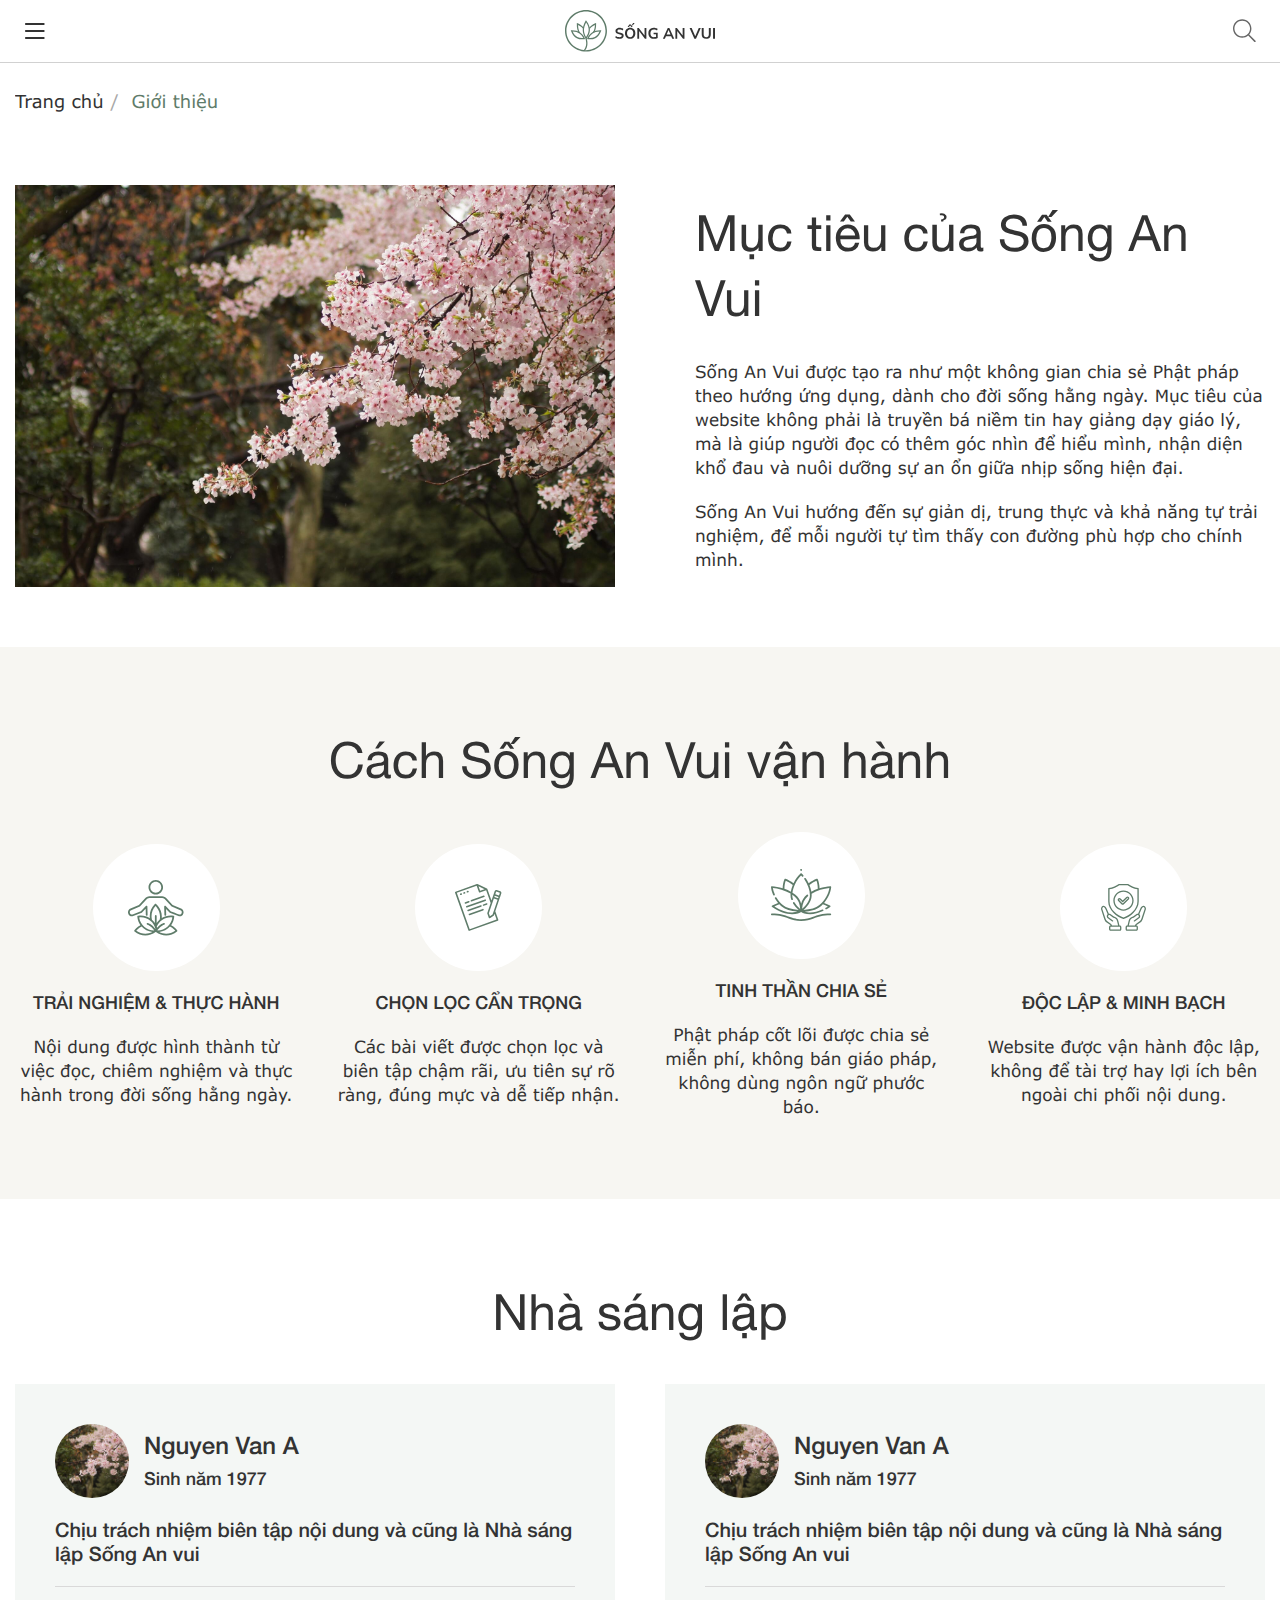
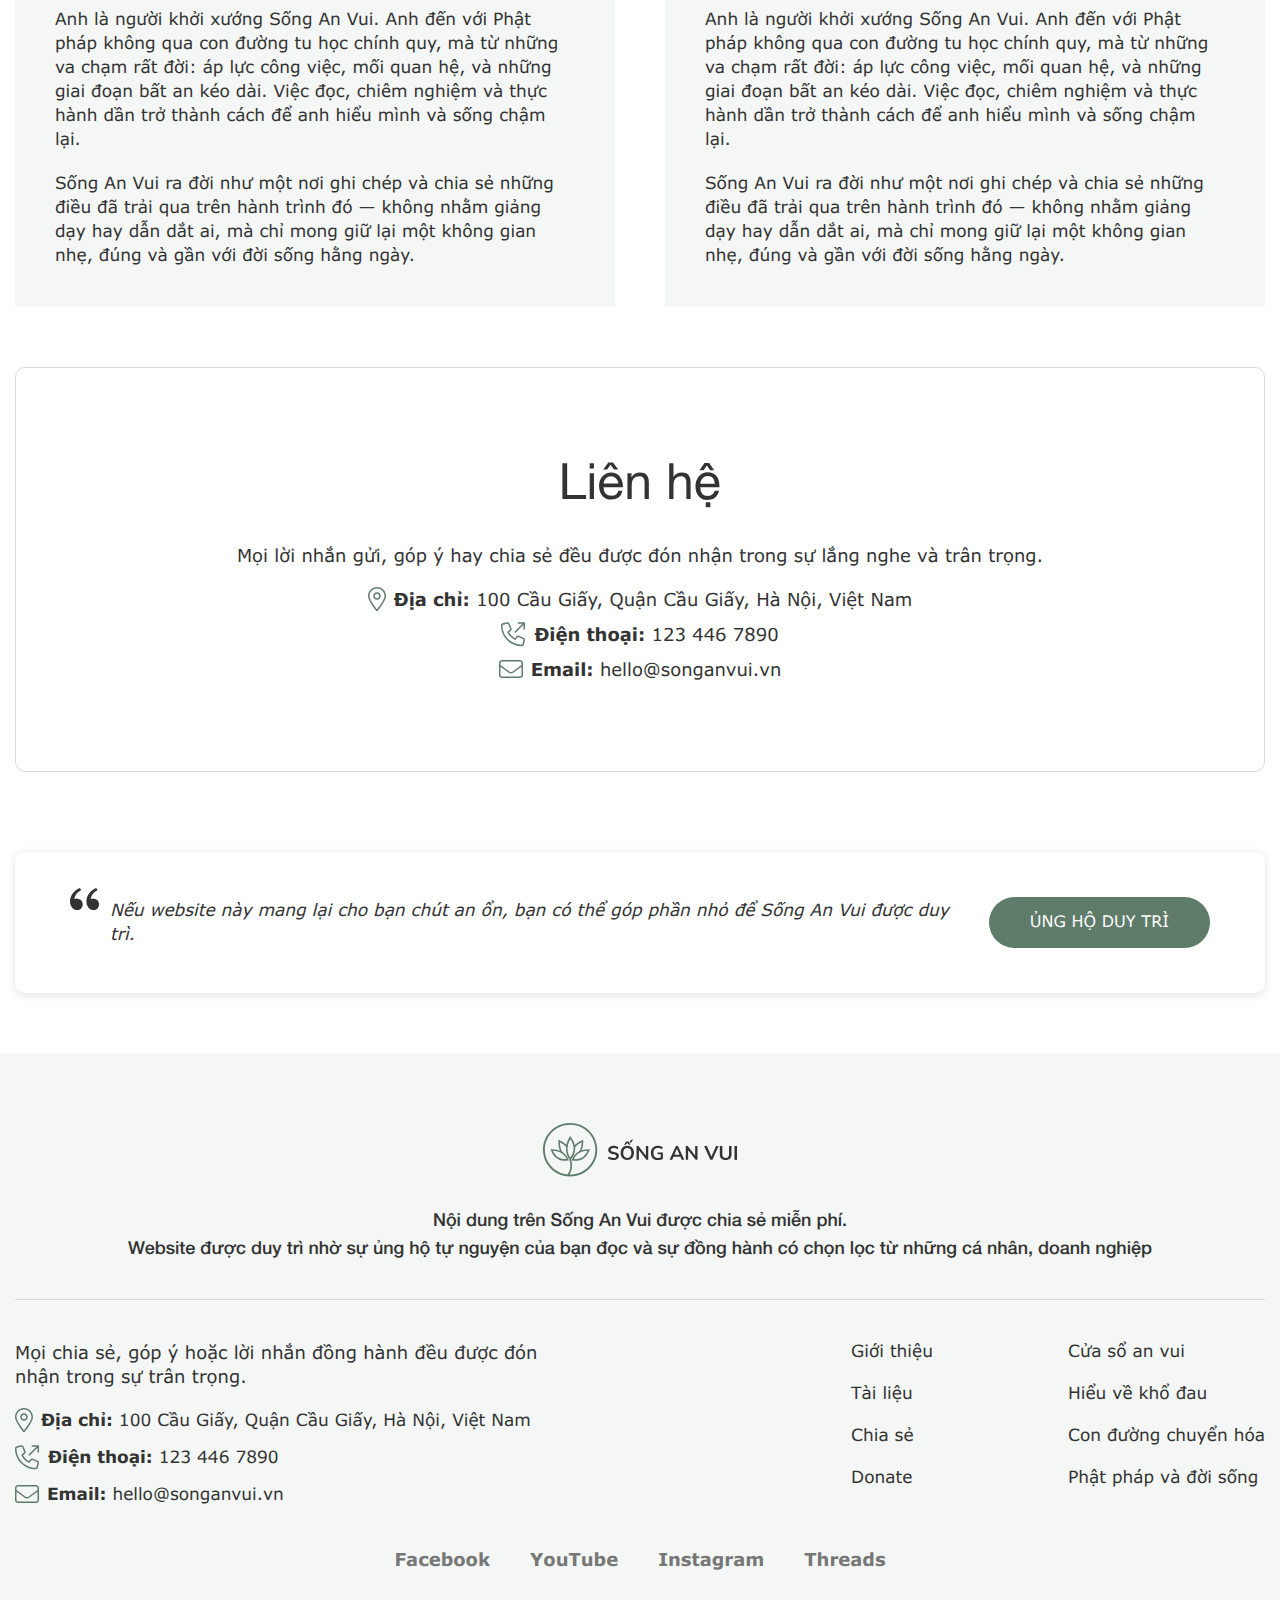
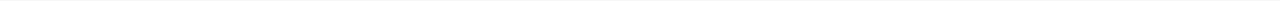
<file: introduce.html>
<!DOCTYPE html>
<html lang="vi">
    <head>
        <meta charset="UTF-8" />
        <meta http-equiv="X-UA-Compatible" content="IE=edge" />
        <meta name="viewport" content="width=device-width, initial-scale=1.0" />
        <!-- favicon -->
        
        <!-- end favicon -->
        <title>Kênh truyền thông sống An Vui và Hạnh Phúc</title>
        <link rel="stylesheet" href="./lib/swiper/swiper-bundle.min.css" />
        <!-- <link rel="stylesheet" href="./lib/fancybox/jquery.fancybox.min.css" /> -->
        <link rel="stylesheet" href="./css/style.css" />
        <script src="./lib/jquery/jquery-3.7.1.min.js"></script>
    </head>

    <body>
        
        <!-- header -->
        <header id="header" class="header relative z-50 js__stickyHeader border-b-d1">
            <!-- pc -->
            <div class="d-3xl-block d-xl-none">
                <div class="header-desk relative z-20 w-wrapper">
                    <div class="header-desk__container w-1280 d-3xl-flex items-center justify-between py-24">
                        <!-- left -->
                        <div class="header-desk__left flex-0">
                            <a href="#" class="header-desk__logo d-3xl-flex items-center">
                                <img src="./images/svg/logo-2.svg" alt="Logo Sống An Vui" loading="lazy">
                            </a>
                        </div>
                        <!-- end left -->
                        <!-- right -->
                        <div class="header-desk__right flex-1 pl-20 d-3xl-flex items-center justify-between">
                            <!-- menu -->
                            <div class="menu d-3xl-flex items-center justify-end flex-1 text-gray-33">
                                <!-- item -->
                                <div class="menu-item px-12 relative active">
                                    <!-- heading -->
                                    <div class="menu-heading d-3xl-flex items-center">
                                        <a href="#" class="menu-heading__text fs-18">Giới thiệu</a>
                                    </div>
                                    <!-- end heading -->
                                </div>
                                <!-- end item -->
                                <!-- item -->
                                <div class="menu-item px-12 relative">
                                    <!-- heading -->
                                    <div class="menu-heading d-3xl-flex items-center">
                                        <a href="#" class="menu-heading__text flex-1 fs-17 pr-4">Cửa sổ An Vui</a>
                                        <div class="menu-heading__icon flex-0 icon-10">
                                            <img src="./images/svg/arrow-down-gray.svg" alt="">
                                        </div>
                                    </div>
                                    <!-- end heading -->

                                    <!-- container -->
                                    <div class="menu-container absolute scroll">
                                        <ul class="menu-block__dropdown">
                                            <!-- item -->
                                            <li class="dropdown-item js__dropdownItem">
                                                <a href="#" class="dropdown-link flex-1 fs-16">Giới thiệu về tổ chức</a>
                                            </li>
                                            <!-- end item -->
                                            <!-- item -->
                                            <li class="dropdown-item js__dropdownItem">
                                                <a href="#" class="dropdown-link flex-1 fs-16">Cơ cấu tổ chức và Ban Chấp hành</a>
                                            </li>
                                            <!-- end item -->
                                            
                                        </ul>
                                    </div>
                                    <!-- end container -->
                                </div>
                                <!-- end item -->
                                <!-- item -->
                                <div class="menu-item px-12 relative">
                                    <!-- heading -->
                                    <div class="menu-heading d-3xl-flex items-center">
                                        <a href="#" class="menu-heading__text flex-1 fs-17 pr-4">Hiểu về khổ đau</a>
                                        <div class="menu-heading__icon flex-0 icon-10">
                                            <img src="./images/svg/arrow-down-gray.svg" alt="">
                                        </div>
                                    </div>
                                    <!-- end heading -->

                                    <!-- container -->
                                    <div class="menu-container absolute scroll">
                                        <ul class="menu-block__dropdown">
                                            <!-- item -->
                                            <li class="dropdown-item js__dropdownItem">
                                                <a href="#" class="dropdown-link flex-1 fs-16">Giới thiệu về tổ chức</a>
                                            </li>
                                            <!-- end item -->
                                            <!-- item -->
                                            <li class="dropdown-item js__dropdownItem">
                                                <a href="#" class="dropdown-link flex-1 fs-16">Cơ cấu tổ chức và Ban Chấp hành</a>
                                            </li>
                                            <!-- end item -->
                                            
                                        </ul>
                                    </div>
                                    <!-- end container -->
                                </div>
                                <!-- end item -->
                                <!-- item -->
                                <div class="menu-item px-12 relative">
                                    <!-- heading -->
                                    <div class="menu-heading d-3xl-flex items-center">
                                        <a href="#" class="menu-heading__text flex-1 fs-17 pr-4">Con đường chuyển hóa</a>
                                        <div class="menu-heading__icon flex-0 icon-10">
                                            <img src="./images/svg/arrow-down-gray.svg" alt="">
                                        </div>
                                    </div>
                                    <!-- end heading -->

                                    <!-- container -->
                                    <div class="menu-container absolute scroll">
                                        <ul class="menu-block__dropdown">
                                            <!-- item -->
                                            <li class="dropdown-item js__dropdownItem">
                                                <a href="#" class="dropdown-link flex-1 fs-16">Giới thiệu về tổ chức</a>
                                            </li>
                                            <!-- end item -->
                                            <!-- item -->
                                            <li class="dropdown-item js__dropdownItem">
                                                <a href="#" class="dropdown-link flex-1 fs-16">Cơ cấu tổ chức và Ban Chấp hành</a>
                                            </li>
                                            <!-- end item -->
                                            
                                        </ul>
                                    </div>
                                    <!-- end container -->
                                </div>
                                <!-- end item -->
                                <!-- item -->
                                <div class="menu-item px-12 relative">
                                    <!-- heading -->
                                    <div class="menu-heading d-3xl-flex items-center">
                                        <a href="#" class="menu-heading__text flex-1 fs-17 pr-4">Pháp luật và đời sống</a>
                                        <div class="menu-heading__icon flex-0 icon-10">
                                            <img src="./images/svg/arrow-down-gray.svg" alt="">
                                        </div>
                                    </div>
                                    <!-- end heading -->

                                    <!-- container -->
                                    <div class="menu-container absolute scroll">
                                        <ul class="menu-block__dropdown">
                                            <!-- item -->
                                            <li class="dropdown-item js__dropdownItem">
                                                <a href="#" class="dropdown-link flex-1 fs-16">Giới thiệu về tổ chức</a>
                                            </li>
                                            <!-- end item -->
                                            <!-- item -->
                                            <li class="dropdown-item js__dropdownItem">
                                                <a href="#" class="dropdown-link flex-1 fs-16">Cơ cấu tổ chức và Ban Chấp hành</a>
                                            </li>
                                            <!-- end item -->
                                            
                                        </ul>
                                    </div>
                                    <!-- end container -->
                                </div>
                                <!-- end item -->
                                <!-- item -->
                                <div class="menu-item px-12 relative">
                                    <!-- heading -->
                                    <div class="menu-heading d-3xl-flex items-center">
                                        <a href="#" class="menu-heading__text flex-1 fs-17 pr-4">Chia sẻ</a>
                                        <div class="menu-heading__icon flex-0 icon-10">
                                            <img src="./images/svg/arrow-down-gray.svg" alt="">
                                        </div>
                                    </div>
                                    <!-- end heading -->

                                    <!-- container -->
                                    <div class="menu-container absolute scroll">
                                        <ul class="menu-block__dropdown">
                                            <!-- item -->
                                            <li class="dropdown-item js__dropdownItem">
                                                <a href="#" class="dropdown-link flex-1 fs-16">Giới thiệu về tổ chức</a>
                                            </li>
                                            <!-- end item -->
                                            <!-- item -->
                                            <li class="dropdown-item js__dropdownItem">
                                                <a href="#" class="dropdown-link flex-1 fs-16">Cơ cấu tổ chức và Ban Chấp hành</a>
                                            </li>
                                            <!-- end item -->
                                            
                                        </ul>
                                    </div>
                                    <!-- end container -->
                                </div>
                                <!-- end item -->
                               
                            </div>
                            <!-- end menu -->
                            <!-- search -->
                            <div class="action-item serach-pc js__searchPc flex-0 ml-40">
                                <!-- icon -->
                                <div class="action-item__event serach-pc__event js__searchPcIcon d-3xl-flex items-center pointer">
                                    <div class="action-item__icon serach-pc__icon flex-0 mr-8 icon-16">
                                        <img src="./images/svg/search-gray.svg" alt="">
                                    </div>
                                </div>
                                <!-- end icon -->
                                <!-- form -->
                                <div class="serach-pc__form js__formSearchPc">
                                    <form action="" class="relative">
                                        <div class="d-3xl-flex items-center w-full">
                                            <input type="text" class="search-input fs-16 w-full h-full js__focusSearchPc" placeholder="Search...">
                                            <button class="search-btn">
                                                <img src="./images/svg/search-w.svg" alt="">
                                            </button>
                                        </div>
                                    </form>
                                </div>
                                <!-- end form -->
                            </div>
                            <!-- end search -->
                        </div>
                        <!-- end right -->
                    </div>

                </div>
            </div>
            <!-- end pc -->
             
            <!-- mb -->
            <div class="d-3xl-none d-xl-block">
                <div class="header-mb w-wrapper relative z-10">
                    <!-- top -->
                    <div class="header-mb-top py-10">
                        <div class="header-mb-top__container w-1280 d-3xl-flex items-center">
                            <!-- left -->
                            <div class="header-mb-top__left flex-1">
                                <div class="icon-bar js__clickShowMenuMb p-10">
                                    <img src="./images/svg/bar-gray.svg" alt="" loading="lazy">
                                </div>
                                <div class="sub-menu-mb js__subMenuMb">
                                    <div class="sub-menu-mb__close js__closeSubMenuMb d-3xl-flex items-center">
                                        <img src="./images/svg/close-w.svg" alt="" loading="lazy">
                                    </div>
                                    <div class="sub-menu-mb__container px-15 pb-15 scroll">
                                        <ul class="sub-menu-mb__list js__subMenuMbContainer">

                                            <!-- item -->
                                            <li class="sub-menu-mb__item js__subMenuMbItem">
                                                <!-- heading -->
                                                <div class="sub-menu-mb__heading d-3xl-flex items-center justify-between">
                                                    <a href="#" class="link d-3xl-flex items-center flex-1">
                                                        
                                                        <p class="flex-1 text fw-500 fs-18 px-10 font-helvertical-neue">Giới thiệu</p>
                                                    </a>
                                                    <div class="flex-0 arrow-icon js__showSubMenuMbItem">
                                                        <img src="./images/svg/arrow-down-gray.svg" alt="">
                                                    </div>
                                                </div>
                                                <!-- end heading -->

                                                <!-- dropwdown -->
                                                <div class="sub-menu-mb__dropdown js__subMenuMbDropdown">
                                                    <!-- heading -->
                                                    <div class="sub-menu-mb__dropdown-heading d-3xl-flex items-center justify-between">
                                                        <a href="#" class="link d-3xl-flex items-center flex-1">
                                                            Tầm nhìn và sứ mệnh
                                                        </a>
                                                        <div class="flex-0 arrow-icon js__showSubMenuMbDropdown">
                                                            <img src="./images/svg/arrow-down-gray.svg" alt="">
                                                        </div>
                                                    </div>
                                                    <!-- end heading -->

                                                    <!-- dropdown children -->
                                                    <ul class="sub-menu-mb__dropdownChildren">
                                                        <!-- item -->
                                                        <li class="sub-menu-mb__dropdownChildren-item">
                                                            <a href="#" class="sub-menu-mb__dropdownChildren-link">
                                                                Tư vấn pháp lý cho doanh nghiệp
                                                            </a>
                                                        </li>
                                                        <!-- end item -->
                                                        <!-- item -->
                                                        <li class="sub-menu-mb__dropdownChildren-item">
                                                            <a href="#" class="sub-menu-mb__dropdownChildren-link">
                                                                Soạn thảo & rà soát hợp đồng
                                                            </a>
                                                        </li>
                                                        <!-- end item -->
                                                        <!-- item -->
                                                        <li class="sub-menu-mb__dropdownChildren-item">
                                                            <a href="#" class="sub-menu-mb__dropdownChildren-link">
                                                                Giải quyết tranh chấp thương mại
                                                            </a>
                                                        </li>
                                                        <!-- end item -->
                                                    </ul>
                                                    <!-- end dropdown children -->
                                                </div>
                                                <!-- end dropwdown -->

                                                <!-- dropwdown -->
                                                <div class="sub-menu-mb__dropdown js__subMenuMbDropdown">
                                                    <!-- heading -->
                                                    <div class="sub-menu-mb__dropdown-heading d-3xl-flex items-center justify-between">
                                                        <a href="#" class="link d-3xl-flex items-center flex-1">
                                                            Tầm nhìn và sứ mệnh
                                                        </a>
                                                        <div class="flex-0 arrow-icon js__showSubMenuMbDropdown">
                                                            <img src="./images/svg/arrow-down-gray.svg" alt="">
                                                        </div>
                                                    </div>
                                                    <!-- end heading -->

                                                    <!-- dropdown children -->
                                                    <ul class="sub-menu-mb__dropdownChildren">
                                                        <!-- item -->
                                                        <li class="sub-menu-mb__dropdownChildren-item">
                                                            <a href="#" class="sub-menu-mb__dropdownChildren-link">
                                                                Tư vấn pháp lý cho doanh nghiệp
                                                            </a>
                                                        </li>
                                                        <!-- end item -->
                                                        <!-- item -->
                                                        <li class="sub-menu-mb__dropdownChildren-item">
                                                            <a href="#" class="sub-menu-mb__dropdownChildren-link">
                                                                Soạn thảo & rà soát hợp đồng
                                                            </a>
                                                        </li>
                                                        <!-- end item -->
                                                        <!-- item -->
                                                        <li class="sub-menu-mb__dropdownChildren-item">
                                                            <a href="#" class="sub-menu-mb__dropdownChildren-link">
                                                                Giải quyết tranh chấp thương mại
                                                            </a>
                                                        </li>
                                                        <!-- end item -->
                                                    </ul>
                                                    <!-- end dropdown children -->
                                                </div>
                                                <!-- end dropwdown -->

                                                <!-- dropwdown -->
                                                <div class="sub-menu-mb__dropdown js__subMenuMbDropdown">
                                                    <!-- heading -->
                                                    <div class="sub-menu-mb__dropdown-heading d-3xl-flex items-center justify-between">
                                                        <a href="#" class="link d-3xl-flex items-center flex-1">
                                                            Tầm nhìn và sứ mệnh
                                                        </a>
                                                        <div class="flex-0 arrow-icon js__showSubMenuMbDropdown">
                                                            <img src="./images/svg/arrow-down-gray.svg" alt="">
                                                        </div>
                                                    </div>
                                                    <!-- end heading -->

                                                    <!-- dropdown children -->
                                                    <ul class="sub-menu-mb__dropdownChildren">
                                                        <!-- item -->
                                                        <li class="sub-menu-mb__dropdownChildren-item">
                                                            <a href="#" class="sub-menu-mb__dropdownChildren-link">
                                                                Tư vấn pháp lý cho doanh nghiệp
                                                            </a>
                                                        </li>
                                                        <!-- end item -->
                                                        <!-- item -->
                                                        <li class="sub-menu-mb__dropdownChildren-item">
                                                            <a href="#" class="sub-menu-mb__dropdownChildren-link">
                                                                Soạn thảo & rà soát hợp đồng
                                                            </a>
                                                        </li>
                                                        <!-- end item -->
                                                        <!-- item -->
                                                        <li class="sub-menu-mb__dropdownChildren-item">
                                                            <a href="#" class="sub-menu-mb__dropdownChildren-link">
                                                                Giải quyết tranh chấp thương mại
                                                            </a>
                                                        </li>
                                                        <!-- end item -->
                                                    </ul>
                                                    <!-- end dropdown children -->
                                                </div>
                                                <!-- end dropwdown -->

                                                
                                                 
                                            </li>
                                            <!-- end item -->

                                            <!-- item -->
                                            <li class="sub-menu-mb__item js__subMenuMbItem">
                                                <!-- heading -->
                                                <div class="sub-menu-mb__heading d-3xl-flex items-center justify-between">
                                                    <a href="#" class="link d-3xl-flex items-center flex-1">
                                                        
                                                        <p class="flex-1 text fw-500 fs-18 px-10 font-helvertical-neue">Giới thiệu</p>
                                                    </a>
                                                    <div class="flex-0 arrow-icon js__showSubMenuMbItem">
                                                        <img src="./images/svg/arrow-down-gray.svg" alt="">
                                                    </div>
                                                </div>
                                                <!-- end heading -->

                                                <!-- dropwdown -->
                                                <div class="sub-menu-mb__dropdown js__subMenuMbDropdown">
                                                    <!-- heading -->
                                                    <div class="sub-menu-mb__dropdown-heading d-3xl-flex items-center justify-between">
                                                        <a href="#" class="link d-3xl-flex items-center flex-1">
                                                            Tầm nhìn và sứ mệnh
                                                        </a>
                                                        <div class="flex-0 arrow-icon js__showSubMenuMbDropdown">
                                                            <img src="./images/svg/arrow-down-gray.svg" alt="">
                                                        </div>
                                                    </div>
                                                    <!-- end heading -->

                                                    <!-- dropdown children -->
                                                    <ul class="sub-menu-mb__dropdownChildren">
                                                        <!-- item -->
                                                        <li class="sub-menu-mb__dropdownChildren-item">
                                                            <a href="#" class="sub-menu-mb__dropdownChildren-link">
                                                                Tư vấn pháp lý cho doanh nghiệp
                                                            </a>
                                                        </li>
                                                        <!-- end item -->
                                                        <!-- item -->
                                                        <li class="sub-menu-mb__dropdownChildren-item">
                                                            <a href="#" class="sub-menu-mb__dropdownChildren-link">
                                                                Soạn thảo & rà soát hợp đồng
                                                            </a>
                                                        </li>
                                                        <!-- end item -->
                                                        <!-- item -->
                                                        <li class="sub-menu-mb__dropdownChildren-item">
                                                            <a href="#" class="sub-menu-mb__dropdownChildren-link">
                                                                Giải quyết tranh chấp thương mại
                                                            </a>
                                                        </li>
                                                        <!-- end item -->
                                                    </ul>
                                                    <!-- end dropdown children -->
                                                </div>
                                                <!-- end dropwdown -->

                                                <!-- dropwdown -->
                                                <div class="sub-menu-mb__dropdown js__subMenuMbDropdown">
                                                    <!-- heading -->
                                                    <div class="sub-menu-mb__dropdown-heading d-3xl-flex items-center justify-between">
                                                        <a href="#" class="link d-3xl-flex items-center flex-1">
                                                            Tầm nhìn và sứ mệnh
                                                        </a>
                                                        <div class="flex-0 arrow-icon js__showSubMenuMbDropdown">
                                                            <img src="./images/svg/arrow-down-gray.svg" alt="">
                                                        </div>
                                                    </div>
                                                    <!-- end heading -->

                                                    <!-- dropdown children -->
                                                    <ul class="sub-menu-mb__dropdownChildren">
                                                        <!-- item -->
                                                        <li class="sub-menu-mb__dropdownChildren-item">
                                                            <a href="#" class="sub-menu-mb__dropdownChildren-link">
                                                                Tư vấn pháp lý cho doanh nghiệp
                                                            </a>
                                                        </li>
                                                        <!-- end item -->
                                                        <!-- item -->
                                                        <li class="sub-menu-mb__dropdownChildren-item">
                                                            <a href="#" class="sub-menu-mb__dropdownChildren-link">
                                                                Soạn thảo & rà soát hợp đồng
                                                            </a>
                                                        </li>
                                                        <!-- end item -->
                                                        <!-- item -->
                                                        <li class="sub-menu-mb__dropdownChildren-item">
                                                            <a href="#" class="sub-menu-mb__dropdownChildren-link">
                                                                Giải quyết tranh chấp thương mại
                                                            </a>
                                                        </li>
                                                        <!-- end item -->
                                                    </ul>
                                                    <!-- end dropdown children -->
                                                </div>
                                                <!-- end dropwdown -->

                                                <!-- dropwdown -->
                                                <div class="sub-menu-mb__dropdown js__subMenuMbDropdown">
                                                    <!-- heading -->
                                                    <div class="sub-menu-mb__dropdown-heading d-3xl-flex items-center justify-between">
                                                        <a href="#" class="link d-3xl-flex items-center flex-1">
                                                            Tầm nhìn và sứ mệnh
                                                        </a>
                                                        <div class="flex-0 arrow-icon js__showSubMenuMbDropdown">
                                                            <img src="./images/svg/arrow-down-gray.svg" alt="">
                                                        </div>
                                                    </div>
                                                    <!-- end heading -->

                                                    <!-- dropdown children -->
                                                    <ul class="sub-menu-mb__dropdownChildren">
                                                        <!-- item -->
                                                        <li class="sub-menu-mb__dropdownChildren-item">
                                                            <a href="#" class="sub-menu-mb__dropdownChildren-link">
                                                                Tư vấn pháp lý cho doanh nghiệp
                                                            </a>
                                                        </li>
                                                        <!-- end item -->
                                                        <!-- item -->
                                                        <li class="sub-menu-mb__dropdownChildren-item">
                                                            <a href="#" class="sub-menu-mb__dropdownChildren-link">
                                                                Soạn thảo & rà soát hợp đồng
                                                            </a>
                                                        </li>
                                                        <!-- end item -->
                                                        <!-- item -->
                                                        <li class="sub-menu-mb__dropdownChildren-item">
                                                            <a href="#" class="sub-menu-mb__dropdownChildren-link">
                                                                Giải quyết tranh chấp thương mại
                                                            </a>
                                                        </li>
                                                        <!-- end item -->
                                                    </ul>
                                                    <!-- end dropdown children -->
                                                </div>
                                                <!-- end dropwdown -->

                                                
                                                 
                                            </li>
                                            <!-- end item -->

                                            <!-- item -->
                                            <li class="sub-menu-mb__item js__subMenuMbItem">
                                                <!-- heading -->
                                                <div class="sub-menu-mb__heading d-3xl-flex items-center justify-between">
                                                    <a href="#" class="link d-3xl-flex items-center flex-1">
                                                        
                                                        <p class="flex-1 text fw-500 fs-18 px-10 font-helvertical-neue">Giới thiệu</p>
                                                    </a>
                                                    <div class="flex-0 arrow-icon js__showSubMenuMbItem">
                                                        <img src="./images/svg/arrow-down-gray.svg" alt="">
                                                    </div>
                                                </div>
                                                <!-- end heading -->

                                                <!-- dropwdown -->
                                                <div class="sub-menu-mb__dropdown js__subMenuMbDropdown">
                                                    <!-- heading -->
                                                    <div class="sub-menu-mb__dropdown-heading d-3xl-flex items-center justify-between">
                                                        <a href="#" class="link d-3xl-flex items-center flex-1">
                                                            Tầm nhìn và sứ mệnh
                                                        </a>
                                                        <div class="flex-0 arrow-icon js__showSubMenuMbDropdown">
                                                            <img src="./images/svg/arrow-down-gray.svg" alt="">
                                                        </div>
                                                    </div>
                                                    <!-- end heading -->

                                                    <!-- dropdown children -->
                                                    <ul class="sub-menu-mb__dropdownChildren">
                                                        <!-- item -->
                                                        <li class="sub-menu-mb__dropdownChildren-item">
                                                            <a href="#" class="sub-menu-mb__dropdownChildren-link">
                                                                Tư vấn pháp lý cho doanh nghiệp
                                                            </a>
                                                        </li>
                                                        <!-- end item -->
                                                        <!-- item -->
                                                        <li class="sub-menu-mb__dropdownChildren-item">
                                                            <a href="#" class="sub-menu-mb__dropdownChildren-link">
                                                                Soạn thảo & rà soát hợp đồng
                                                            </a>
                                                        </li>
                                                        <!-- end item -->
                                                        <!-- item -->
                                                        <li class="sub-menu-mb__dropdownChildren-item">
                                                            <a href="#" class="sub-menu-mb__dropdownChildren-link">
                                                                Giải quyết tranh chấp thương mại
                                                            </a>
                                                        </li>
                                                        <!-- end item -->
                                                    </ul>
                                                    <!-- end dropdown children -->
                                                </div>
                                                <!-- end dropwdown -->

                                                <!-- dropwdown -->
                                                <div class="sub-menu-mb__dropdown js__subMenuMbDropdown">
                                                    <!-- heading -->
                                                    <div class="sub-menu-mb__dropdown-heading d-3xl-flex items-center justify-between">
                                                        <a href="#" class="link d-3xl-flex items-center flex-1">
                                                            Tầm nhìn và sứ mệnh
                                                        </a>
                                                        <div class="flex-0 arrow-icon js__showSubMenuMbDropdown">
                                                            <img src="./images/svg/arrow-down-gray.svg" alt="">
                                                        </div>
                                                    </div>
                                                    <!-- end heading -->

                                                    <!-- dropdown children -->
                                                    <ul class="sub-menu-mb__dropdownChildren">
                                                        <!-- item -->
                                                        <li class="sub-menu-mb__dropdownChildren-item">
                                                            <a href="#" class="sub-menu-mb__dropdownChildren-link">
                                                                Tư vấn pháp lý cho doanh nghiệp
                                                            </a>
                                                        </li>
                                                        <!-- end item -->
                                                        <!-- item -->
                                                        <li class="sub-menu-mb__dropdownChildren-item">
                                                            <a href="#" class="sub-menu-mb__dropdownChildren-link">
                                                                Soạn thảo & rà soát hợp đồng
                                                            </a>
                                                        </li>
                                                        <!-- end item -->
                                                        <!-- item -->
                                                        <li class="sub-menu-mb__dropdownChildren-item">
                                                            <a href="#" class="sub-menu-mb__dropdownChildren-link">
                                                                Giải quyết tranh chấp thương mại
                                                            </a>
                                                        </li>
                                                        <!-- end item -->
                                                    </ul>
                                                    <!-- end dropdown children -->
                                                </div>
                                                <!-- end dropwdown -->

                                                <!-- dropwdown -->
                                                <div class="sub-menu-mb__dropdown js__subMenuMbDropdown">
                                                    <!-- heading -->
                                                    <div class="sub-menu-mb__dropdown-heading d-3xl-flex items-center justify-between">
                                                        <a href="#" class="link d-3xl-flex items-center flex-1">
                                                            Tầm nhìn và sứ mệnh
                                                        </a>
                                                        <div class="flex-0 arrow-icon js__showSubMenuMbDropdown">
                                                            <img src="./images/svg/arrow-down-gray.svg" alt="">
                                                        </div>
                                                    </div>
                                                    <!-- end heading -->

                                                    <!-- dropdown children -->
                                                    <ul class="sub-menu-mb__dropdownChildren">
                                                        <!-- item -->
                                                        <li class="sub-menu-mb__dropdownChildren-item">
                                                            <a href="#" class="sub-menu-mb__dropdownChildren-link">
                                                                Tư vấn pháp lý cho doanh nghiệp
                                                            </a>
                                                        </li>
                                                        <!-- end item -->
                                                        <!-- item -->
                                                        <li class="sub-menu-mb__dropdownChildren-item">
                                                            <a href="#" class="sub-menu-mb__dropdownChildren-link">
                                                                Soạn thảo & rà soát hợp đồng
                                                            </a>
                                                        </li>
                                                        <!-- end item -->
                                                        <!-- item -->
                                                        <li class="sub-menu-mb__dropdownChildren-item">
                                                            <a href="#" class="sub-menu-mb__dropdownChildren-link">
                                                                Giải quyết tranh chấp thương mại
                                                            </a>
                                                        </li>
                                                        <!-- end item -->
                                                    </ul>
                                                    <!-- end dropdown children -->
                                                </div>
                                                <!-- end dropwdown -->

                                                
                                                 
                                            </li>
                                            <!-- end item -->

                                            <!-- item -->
                                            <li class="sub-menu-mb__item js__subMenuMbItem">
                                                <!-- heading -->
                                                <div class="sub-menu-mb__heading d-3xl-flex items-center justify-between">
                                                    <a href="#" class="link d-3xl-flex items-center flex-1">
                                                        
                                                        <p class="flex-1 text fw-500 fs-18 px-10 font-helvertical-neue">Giới thiệu</p>
                                                    </a>
                                                    <div class="flex-0 arrow-icon js__showSubMenuMbItem">
                                                        <img src="./images/svg/arrow-down-gray.svg" alt="">
                                                    </div>
                                                </div>
                                                <!-- end heading -->

                                                <!-- dropwdown -->
                                                <div class="sub-menu-mb__dropdown js__subMenuMbDropdown">
                                                    <!-- heading -->
                                                    <div class="sub-menu-mb__dropdown-heading d-3xl-flex items-center justify-between">
                                                        <a href="#" class="link d-3xl-flex items-center flex-1">
                                                            Tầm nhìn và sứ mệnh
                                                        </a>
                                                        <div class="flex-0 arrow-icon js__showSubMenuMbDropdown">
                                                            <img src="./images/svg/arrow-down-gray.svg" alt="">
                                                        </div>
                                                    </div>
                                                    <!-- end heading -->

                                                    <!-- dropdown children -->
                                                    <ul class="sub-menu-mb__dropdownChildren">
                                                        <!-- item -->
                                                        <li class="sub-menu-mb__dropdownChildren-item">
                                                            <a href="#" class="sub-menu-mb__dropdownChildren-link">
                                                                Tư vấn pháp lý cho doanh nghiệp
                                                            </a>
                                                        </li>
                                                        <!-- end item -->
                                                        <!-- item -->
                                                        <li class="sub-menu-mb__dropdownChildren-item">
                                                            <a href="#" class="sub-menu-mb__dropdownChildren-link">
                                                                Soạn thảo & rà soát hợp đồng
                                                            </a>
                                                        </li>
                                                        <!-- end item -->
                                                        <!-- item -->
                                                        <li class="sub-menu-mb__dropdownChildren-item">
                                                            <a href="#" class="sub-menu-mb__dropdownChildren-link">
                                                                Giải quyết tranh chấp thương mại
                                                            </a>
                                                        </li>
                                                        <!-- end item -->
                                                    </ul>
                                                    <!-- end dropdown children -->
                                                </div>
                                                <!-- end dropwdown -->

                                                <!-- dropwdown -->
                                                <div class="sub-menu-mb__dropdown js__subMenuMbDropdown">
                                                    <!-- heading -->
                                                    <div class="sub-menu-mb__dropdown-heading d-3xl-flex items-center justify-between">
                                                        <a href="#" class="link d-3xl-flex items-center flex-1">
                                                            Tầm nhìn và sứ mệnh
                                                        </a>
                                                        <div class="flex-0 arrow-icon js__showSubMenuMbDropdown">
                                                            <img src="./images/svg/arrow-down-gray.svg" alt="">
                                                        </div>
                                                    </div>
                                                    <!-- end heading -->

                                                    <!-- dropdown children -->
                                                    <ul class="sub-menu-mb__dropdownChildren">
                                                        <!-- item -->
                                                        <li class="sub-menu-mb__dropdownChildren-item">
                                                            <a href="#" class="sub-menu-mb__dropdownChildren-link">
                                                                Tư vấn pháp lý cho doanh nghiệp
                                                            </a>
                                                        </li>
                                                        <!-- end item -->
                                                        <!-- item -->
                                                        <li class="sub-menu-mb__dropdownChildren-item">
                                                            <a href="#" class="sub-menu-mb__dropdownChildren-link">
                                                                Soạn thảo & rà soát hợp đồng
                                                            </a>
                                                        </li>
                                                        <!-- end item -->
                                                        <!-- item -->
                                                        <li class="sub-menu-mb__dropdownChildren-item">
                                                            <a href="#" class="sub-menu-mb__dropdownChildren-link">
                                                                Giải quyết tranh chấp thương mại
                                                            </a>
                                                        </li>
                                                        <!-- end item -->
                                                    </ul>
                                                    <!-- end dropdown children -->
                                                </div>
                                                <!-- end dropwdown -->

                                                <!-- dropwdown -->
                                                <div class="sub-menu-mb__dropdown js__subMenuMbDropdown">
                                                    <!-- heading -->
                                                    <div class="sub-menu-mb__dropdown-heading d-3xl-flex items-center justify-between">
                                                        <a href="#" class="link d-3xl-flex items-center flex-1">
                                                            Tầm nhìn và sứ mệnh
                                                        </a>
                                                        <div class="flex-0 arrow-icon js__showSubMenuMbDropdown">
                                                            <img src="./images/svg/arrow-down-gray.svg" alt="">
                                                        </div>
                                                    </div>
                                                    <!-- end heading -->

                                                    <!-- dropdown children -->
                                                    <ul class="sub-menu-mb__dropdownChildren">
                                                        <!-- item -->
                                                        <li class="sub-menu-mb__dropdownChildren-item">
                                                            <a href="#" class="sub-menu-mb__dropdownChildren-link">
                                                                Tư vấn pháp lý cho doanh nghiệp
                                                            </a>
                                                        </li>
                                                        <!-- end item -->
                                                        <!-- item -->
                                                        <li class="sub-menu-mb__dropdownChildren-item">
                                                            <a href="#" class="sub-menu-mb__dropdownChildren-link">
                                                                Soạn thảo & rà soát hợp đồng
                                                            </a>
                                                        </li>
                                                        <!-- end item -->
                                                        <!-- item -->
                                                        <li class="sub-menu-mb__dropdownChildren-item">
                                                            <a href="#" class="sub-menu-mb__dropdownChildren-link">
                                                                Giải quyết tranh chấp thương mại
                                                            </a>
                                                        </li>
                                                        <!-- end item -->
                                                    </ul>
                                                    <!-- end dropdown children -->
                                                </div>
                                                <!-- end dropwdown -->

                                                
                                                 
                                            </li>
                                            <!-- end item -->

                                            <!-- item -->
                                            <li class="sub-menu-mb__item js__subMenuMbItem">
                                                <!-- heading -->
                                                <div class="sub-menu-mb__heading d-3xl-flex items-center justify-between">
                                                    <a href="#" class="link d-3xl-flex items-center flex-1">
                                                        
                                                        <p class="flex-1 text fw-500 fs-18 px-10 font-helvertical-neue">Giới thiệu</p>
                                                    </a>
                                                    <div class="flex-0 arrow-icon js__showSubMenuMbItem">
                                                        <img src="./images/svg/arrow-down-gray.svg" alt="">
                                                    </div>
                                                </div>
                                                <!-- end heading -->

                                                <!-- dropwdown -->
                                                <div class="sub-menu-mb__dropdown js__subMenuMbDropdown">
                                                    <!-- heading -->
                                                    <div class="sub-menu-mb__dropdown-heading d-3xl-flex items-center justify-between">
                                                        <a href="#" class="link d-3xl-flex items-center flex-1">
                                                            Tầm nhìn và sứ mệnh
                                                        </a>
                                                        <div class="flex-0 arrow-icon js__showSubMenuMbDropdown">
                                                            <img src="./images/svg/arrow-down-gray.svg" alt="">
                                                        </div>
                                                    </div>
                                                    <!-- end heading -->

                                                    <!-- dropdown children -->
                                                    <ul class="sub-menu-mb__dropdownChildren">
                                                        <!-- item -->
                                                        <li class="sub-menu-mb__dropdownChildren-item">
                                                            <a href="#" class="sub-menu-mb__dropdownChildren-link">
                                                                Tư vấn pháp lý cho doanh nghiệp
                                                            </a>
                                                        </li>
                                                        <!-- end item -->
                                                        <!-- item -->
                                                        <li class="sub-menu-mb__dropdownChildren-item">
                                                            <a href="#" class="sub-menu-mb__dropdownChildren-link">
                                                                Soạn thảo & rà soát hợp đồng
                                                            </a>
                                                        </li>
                                                        <!-- end item -->
                                                        <!-- item -->
                                                        <li class="sub-menu-mb__dropdownChildren-item">
                                                            <a href="#" class="sub-menu-mb__dropdownChildren-link">
                                                                Giải quyết tranh chấp thương mại
                                                            </a>
                                                        </li>
                                                        <!-- end item -->
                                                    </ul>
                                                    <!-- end dropdown children -->
                                                </div>
                                                <!-- end dropwdown -->

                                                <!-- dropwdown -->
                                                <div class="sub-menu-mb__dropdown js__subMenuMbDropdown">
                                                    <!-- heading -->
                                                    <div class="sub-menu-mb__dropdown-heading d-3xl-flex items-center justify-between">
                                                        <a href="#" class="link d-3xl-flex items-center flex-1">
                                                            Tầm nhìn và sứ mệnh
                                                        </a>
                                                        <div class="flex-0 arrow-icon js__showSubMenuMbDropdown">
                                                            <img src="./images/svg/arrow-down-gray.svg" alt="">
                                                        </div>
                                                    </div>
                                                    <!-- end heading -->

                                                    <!-- dropdown children -->
                                                    <ul class="sub-menu-mb__dropdownChildren">
                                                        <!-- item -->
                                                        <li class="sub-menu-mb__dropdownChildren-item">
                                                            <a href="#" class="sub-menu-mb__dropdownChildren-link">
                                                                Tư vấn pháp lý cho doanh nghiệp
                                                            </a>
                                                        </li>
                                                        <!-- end item -->
                                                        <!-- item -->
                                                        <li class="sub-menu-mb__dropdownChildren-item">
                                                            <a href="#" class="sub-menu-mb__dropdownChildren-link">
                                                                Soạn thảo & rà soát hợp đồng
                                                            </a>
                                                        </li>
                                                        <!-- end item -->
                                                        <!-- item -->
                                                        <li class="sub-menu-mb__dropdownChildren-item">
                                                            <a href="#" class="sub-menu-mb__dropdownChildren-link">
                                                                Giải quyết tranh chấp thương mại
                                                            </a>
                                                        </li>
                                                        <!-- end item -->
                                                    </ul>
                                                    <!-- end dropdown children -->
                                                </div>
                                                <!-- end dropwdown -->

                                                <!-- dropwdown -->
                                                <div class="sub-menu-mb__dropdown js__subMenuMbDropdown">
                                                    <!-- heading -->
                                                    <div class="sub-menu-mb__dropdown-heading d-3xl-flex items-center justify-between">
                                                        <a href="#" class="link d-3xl-flex items-center flex-1">
                                                            Tầm nhìn và sứ mệnh
                                                        </a>
                                                        <div class="flex-0 arrow-icon js__showSubMenuMbDropdown">
                                                            <img src="./images/svg/arrow-down-gray.svg" alt="">
                                                        </div>
                                                    </div>
                                                    <!-- end heading -->

                                                    <!-- dropdown children -->
                                                    <ul class="sub-menu-mb__dropdownChildren">
                                                        <!-- item -->
                                                        <li class="sub-menu-mb__dropdownChildren-item">
                                                            <a href="#" class="sub-menu-mb__dropdownChildren-link">
                                                                Tư vấn pháp lý cho doanh nghiệp
                                                            </a>
                                                        </li>
                                                        <!-- end item -->
                                                        <!-- item -->
                                                        <li class="sub-menu-mb__dropdownChildren-item">
                                                            <a href="#" class="sub-menu-mb__dropdownChildren-link">
                                                                Soạn thảo & rà soát hợp đồng
                                                            </a>
                                                        </li>
                                                        <!-- end item -->
                                                        <!-- item -->
                                                        <li class="sub-menu-mb__dropdownChildren-item">
                                                            <a href="#" class="sub-menu-mb__dropdownChildren-link">
                                                                Giải quyết tranh chấp thương mại
                                                            </a>
                                                        </li>
                                                        <!-- end item -->
                                                    </ul>
                                                    <!-- end dropdown children -->
                                                </div>
                                                <!-- end dropwdown -->

                                                
                                                 
                                            </li>
                                            <!-- end item -->

                                           
                                        </ul>
                                    </div>
                                </div>
                            </div>
                            <!-- end left -->
                            <!-- center -->
                            <div class="header-mb-top__center flex-2 d-3xl-flex items-center justify-center">
                                <a href="#" class="logo">
                                    <img src="./images/svg/logo-2.svg" alt="" class="logo-img">
                                </a>
                            </div>
                            <!-- end center -->
                            <!-- right -->
                            <div class="header-mb-top__right flex-1 d-3xl-flex items-center justify-end">
                                <!-- search mb-->
                                <div class="search-mb">
                                    <div class="search-mb__icon js__searchMb">
                                        <img src="./images/svg/search-gray.svg" alt="">
                                    </div>
                                    <!-- form -->
                                    <div class="header-search-mb__form h-60 w-full js__formSearchMb shadow">
                                        <form action="" class="w-full h-full">
                                            <div class="relative w-full h-full">
                                                <input type="text" class="header-search-input w-full h-full p-8 fs-16 js__focusSearchMb" placeholder="Search...">
                                                <div class="header-search-btn absolute h-full d-3xl-flex items-center p-8 js__closeSearchMb icon-20">
                                                    <img src="./images/svg/close-green.svg" alt="">
                                                </div>
                                            </div>
                                        </form>
                                    </div>
                                    <!-- end form -->
                                </div>
                                <!-- end search mb-->
                            </div>
                            <!-- end right -->
                        </div>
                    </div>
                    <!-- end top -->
                    
                </div>
            </div>
            <!-- end mb -->

        </header>
        <!-- end header -->
        <!-- main -->
        <main id="main" class="main">
            <!-- breadcrumb -->
            <div class="breadcrumb w-wrapper over-hidden relative z-20">
                <div class="breadcrumb-container w-1280 d-3xl-flex items-center h-full w-full pt-12 fw-400">
                    <!-- item -->
                    <div class="breadcrumb-item fs-18 h-full d-3xl-flex items-center">
                        <a href="/" class="breadcrumb-link">Trang chủ</a>
                    </div>
                    <!-- end item -->
                    <!-- item -->
                    <div class="breadcrumb-item fs-18 h-full d-3xl-flex items-center">
                        <a href="#" class="breadcrumb-link">Giới thiệu</a>
                    </div>
                    <!-- end item -->
                    
                </div>
            </div>
            <!-- end breadcrumb -->
           
            <!-- secondary -->
            <section class="section-secondary relative z-20 over-hidden w-wrapper bg-white">
                <div class="section-secondary__container w-1280 w-md-500 relative py-3xl-60 py-md-30">
                    <div class="section-secondary__content d-3xl-flex items-center">
                        <!-- article -->
                        <div class="article d-3xl-flex d-md-block items-center">
                            <!-- img -->
                            <div class="article-img flex-0 w-48 w-lg-40 w-md-full over-hidden">
                                <a href="#" class="ratio-4x6 scale-107">
                                    <img src="./images/2.jpg" alt="" class="">
                                </a>
                            </div>
                            <!-- end img -->
                            <!-- content -->
                            <div class="article-content flex-1 pl-3xl-80 pl-lg-50 pl-md-0 pt-md-30">
                                    <h1 class="article-title heading-title-primary font-helvetica-neue">
                                        <span>Mục tiêu của Sống An Vui</span>
                                    </h1>
                                    <div class="article-des heading-des-primary fs-18 mt-30">
                                        <p>Sống An Vui được tạo ra như một không gian chia sẻ Phật pháp theo hướng ứng dụng, dành cho đời sống hằng ngày. Mục tiêu của website không phải là truyền bá niềm tin hay giảng dạy giáo lý, mà là giúp người đọc có thêm góc nhìn để hiểu mình, nhận diện khổ đau và nuôi dưỡng sự an ổn giữa nhịp sống hiện đại.</p>
                                        <p>Sống An Vui hướng đến sự giản dị, trung thực và khả năng tự trải nghiệm, để mỗi người tự tìm thấy con đường phù hợp cho chính mình.</p>
                                    </div>
                                    
                                </div>
                            <!-- end content -->

                        </div>
                        <!-- end article -->
                    </div>
                </div>
            </section>
            <!-- end secondary -->

            <!-- tertiary -->
            <section class="section-tertiary relative z-20 over-hidden w-wrapper bg-gray-f7f6f2">
                <div class="section-tertiary__container w-1280 w-md-500 relative py-3xl-80 py-md-40">
                    <div class="section-tertiary__content">
                        <h2 class="heading-title-primary font-helvetica-neue text-center">
                            <span>Cách Sống An Vui vận hành</span>
                        </h2>

                        <div class="article-list mt-40 d-3xl-flex d-md-grid col-1 items-center gap-40">
                            <!-- article -->
                            <div class="article flex-1 text-center">
                                <!-- img -->
                                <a href="#" class="article-img mx-auto over-hidden bg-white d-3xl-flex items-center justify-center">
                                    <img src="./images/svg/icon-3.svg" alt="" class="">
                                </a>
                                
                                <!-- end img -->
                                <!-- content -->
                                <div class="article-content mt-20 text-center">
                                    <h3 class="article-title fs-18 fw-500 text-uppercase font-helvetica-neue">
                                        <a href="#" class="link">
                                            <span>Trải nghiệm & thực hành</span>
                                        </a>
                                    </h3>
                                    <div class="article-des fs-18 mt-20 heading-des-primary">
                                        <p>Nội dung được hình thành từ việc đọc, chiêm nghiệm và thực hành trong đời sống hằng ngày.</p>
                                    </div>
                                </div>
                                <!-- end content -->
                            </div>
                            <!-- end article -->
                            <!-- article -->
                            <div class="article flex-1 text-center">
                                <!-- img -->
                                <a href="#" class="article-img mx-auto over-hidden bg-white d-3xl-flex items-center justify-center">
                                    <img src="./images/svg/icon-5.svg" alt="" class="">
                                </a>
                                
                                <!-- end img -->
                                <!-- content -->
                                <div class="article-content mt-20 text-center">
                                    <h3 class="article-title fs-18 fw-500 text-uppercase font-helvetica-neue">
                                        <a href="#" class="link">
                                            <span>Chọn lọc cẩn trọng</span>
                                        </a>
                                    </h3>
                                    <div class="article-des fs-18 mt-20 heading-des-primary">
                                        <p>Các bài viết được chọn lọc và biên tập chậm rãi, ưu tiên sự rõ ràng, đúng mực và dễ tiếp nhận.</p>
                                    </div>
                                </div>
                                <!-- end content -->
                            </div>
                            <!-- end article -->
                            <!-- article -->
                            <div class="article flex-1 text-center">
                                <!-- img -->
                                <a href="#" class="article-img mx-auto over-hidden bg-white d-3xl-flex items-center justify-center">
                                    <img src="./images/svg/icon-2.svg" alt="" class="">
                                </a>
                                
                                <!-- end img -->
                                <!-- content -->
                                <div class="article-content mt-20 text-center">
                                    <h3 class="article-title fs-18 fw-500 text-uppercase font-helvetica-neue">
                                        <a href="#" class="link">
                                            <span>Tinh thần chia sẻ</span>
                                        </a>
                                    </h3>
                                    <div class="article-des fs-18 mt-20 heading-des-primary">
                                        <p>Phật pháp cốt lõi được chia sẻ miễn phí, không bán giáo pháp, không dùng ngôn ngữ phước báo.</p>
                                    </div>
                                </div>
                                <!-- end content -->
                            </div>
                            <!-- end article -->
                            <!-- article -->
                            <div class="article flex-1 text-center">
                                <!-- img -->
                                <a href="#" class="article-img mx-auto over-hidden bg-white d-3xl-flex items-center justify-center">
                                    <img src="./images/svg/icon-6.svg" alt="" class="">
                                </a>
                                
                                <!-- end img -->
                                <!-- content -->
                                <div class="article-content mt-20 text-center">
                                    <h3 class="article-title fs-18 fw-500 text-uppercase font-helvetica-neue">
                                        <a href="#" class="link">
                                            <span>độc lập & Minh Bạch</span>
                                        </a>
                                    </h3>
                                    <div class="article-des fs-18 mt-20 heading-des-primary">
                                        <p>Website được vận hành độc lập, không để tài trợ hay lợi ích bên ngoài chi phối nội dung.</p>
                                    </div>
                                </div>
                                <!-- end content -->
                            </div>
                            <!-- end article -->
                            
                        </div>
                    </div>
                </div>
            </section>
            <!-- end tertiary -->

            <!-- tertiary -->
            <section class="intro-tertiary relative z-10 over-hidden w-wrapper bg-white">
                <div class="intro-tertiary__container w-1280 w-md-500 relative pt-3xl-80 pb-40 py-md-40">
                    <div class="intro-tertiary__content">
                        <!-- title -->
                        <h2 class="heading-title-primary font-helvetica-neue text-center">
                            <span>Nhà sáng lập</span>
                        </h2>
                        <!-- end title -->

                        <!-- article-list -->
                        <div class="article-list mt-40 mt-md-20 d-3xl-flex flex-wrap gap-50 justify-center">
                            <!-- article -->
                            <div class="article bg-gray-f4f7f5 p-40 p-md-20 w-48 w-md-full">
                                <!-- info -->
                                <div class="article-info author-quaternary d-3xl-flex items-center">
                                    <!-- img -->
                                    <div class="author-img flex-0">
                                        <a href="#" class="">
                                            <img src="./images/2.jpg" alt="">
                                        </a>
                                    </div>
                                    <!-- end img -->
                                    <!-- content -->
                                    <div class="article-content flex-1 pl-15">
                                        <h3 class="article-name fs-24 fs-md-20 fw-500 font-helvetica-neue">
                                            <span>Nguyen Van A</span>
                                        </h3>
                                        <div class="font-helvetica-neue mt-4 fs-18 fs-md-15 fw-500">
                                            <h4>Sinh năm 1977</h4>
                                        </div>
                                    </div>
                                </div>
                                <!-- end info -->

                                <!-- text -->
                                <div class="article-text">
                                     <div class="py-20 border-b-d9 fs-20 fs-md-17 font-helvetica-neue fw-500">
                                        <p>Chịu trách nhiệm biên tập nội dung và cũng là Nhà sáng lập Sống An vui</p>
                                    </div>
                                    <div class="article-des heading-des-primary fs-18 mt-20">
                                        <p>Anh là người khởi xướng Sống An Vui. Anh đến với Phật pháp không qua con đường tu học chính quy, mà từ những va chạm rất đời: áp lực công việc, mối quan hệ, và những giai đoạn bất an kéo dài. Việc đọc, chiêm nghiệm và thực hành dần trở thành cách để anh hiểu mình và sống chậm lại.</p>
                                        <p>Sống An Vui ra đời như một nơi ghi chép và chia sẻ những điều đã trải qua trên hành trình đó — không nhằm giảng dạy hay dẫn dắt ai, mà chỉ mong giữ lại một không gian nhẹ, đúng và gần với đời sống hằng ngày.</p>
                                    </div>
                                </div>
                                <!-- end text -->
                            </div>
                            <!-- end article -->
                            <!-- article -->
                            <div class="article bg-gray-f4f7f5 p-40 p-md-20 w-48 w-md-full">
                                <!-- info -->
                                <div class="article-info author-quaternary d-3xl-flex items-center">
                                    <!-- img -->
                                    <div class="author-img flex-0">
                                        <a href="#" class="">
                                            <img src="./images/2.jpg" alt="">
                                        </a>
                                    </div>
                                    <!-- end img -->
                                    <!-- content -->
                                    <div class="article-content flex-1 pl-15">
                                        <h3 class="article-name fs-24 fs-md-20 fw-500 font-helvetica-neue">
                                            <span>Nguyen Van A</span>
                                        </h3>
                                        <div class="font-helvetica-neue mt-4 fs-18 fs-md-15 fw-500">
                                            <h4>Sinh năm 1977</h4>
                                        </div>
                                    </div>
                                </div>
                                <!-- end info -->

                                <!-- text -->
                                <div class="article-text">
                                     <div class="py-20 border-b-d9 fs-20 fs-md-17 font-helvetica-neue fw-500">
                                        <p>Chịu trách nhiệm biên tập nội dung và cũng là Nhà sáng lập Sống An vui</p>
                                    </div>
                                    <div class="article-des heading-des-primary fs-18 mt-20">
                                        <p>Anh là người khởi xướng Sống An Vui. Anh đến với Phật pháp không qua con đường tu học chính quy, mà từ những va chạm rất đời: áp lực công việc, mối quan hệ, và những giai đoạn bất an kéo dài. Việc đọc, chiêm nghiệm và thực hành dần trở thành cách để anh hiểu mình và sống chậm lại.</p>
                                        <p>Sống An Vui ra đời như một nơi ghi chép và chia sẻ những điều đã trải qua trên hành trình đó — không nhằm giảng dạy hay dẫn dắt ai, mà chỉ mong giữ lại một không gian nhẹ, đúng và gần với đời sống hằng ngày.</p>
                                    </div>
                                </div>
                                <!-- end text -->
                            </div>
                            <!-- end article -->
                        </div>
                        <!-- end article-list -->
                        
                    </div>
                </div>
            </section>
            <!-- end tertiary -->

            <!-- secondary -->
            <section class="intro-secondary relative z-10 over-hidden w-wrapper bg-white">
                <div class="intro-secondary__container w-1280 w-md-500 relative pt-20 pb-3xl-60 py-md-40">
                    <div class="intro-secondary__content">
                        <!-- title -->
                        <h2 class="heading-title-primary font-helvetica-neue text-center">
                            <span>Liên hệ</span>
                        </h2>
                        <!-- end title -->

                        <div class="intro-secondary__contact">
                            <div class="footer-primary__text mt-30 text-center fs-18">
                                <p>Mọi lời nhắn gửi, góp ý hay chia sẻ đều được đón nhận trong sự lắng nghe và trân trọng.</p>
                            </div>
                            <div class="footer-primary__contact mt-20">
                                <!-- item -->
                                <div class="contact-item d-3xl-flex items-center justify-center mb-10">
                                    <div class="contact-img flex-0 mr-8">
                                        <img src="./images/svg/location-green.svg" alt="">
                                    </div>
                                    <div class="contact-text fs-18">
                                        <p><strong>Địa chỉ:</strong> 100 Cầu Giấy, Quận Cầu Giấy, Hà Nội, Việt Nam</p>
                                    </div>
                                </div>
                                <!-- end item -->
                                <!-- item -->
                                <div class="contact-item d-3xl-flex items-center justify-center mb-10">
                                    <div class="contact-img flex-0 mr-8">
                                        <img src="./images/svg/phone-green.svg" alt="">
                                    </div>
                                    <div class="contact-text fs-18">
                                        <p><strong>Điện thoại:</strong> 123 446 7890</p>
                                    </div>
                                </div>
                                <!-- end item -->
                                <!-- item -->
                                <div class="contact-item d-3xl-flex items-center justify-center mb-10">
                                    <div class="contact-img flex-0 mr-8">
                                        <img src="./images/svg/email-green.svg" alt="">
                                    </div>
                                    <div class="contact-text fs-18">
                                        <p><strong>Email:</strong> hello@songanvui.vn</p>
                                    </div>
                                </div>
                                <!-- end item -->
                            </div>
                        </div>
                        
                    </div>
                </div>
            </section>
            <!-- end secondary -->


            <!-- quinary -->
            <section class="section-quinary relative z-20 over-hidden w-wrapper">
                <div class="section-quinary__container w-1280 w-md-500 relative pb-3xl-60 pt-20 py-md-40">
                    <div class="section-quinary__content">
                        <!-- article -->
                        <div class="article d-3xl-flex d-md-block items-center border-10 shadow bg-white">
                            <!-- content -->
                            <div class="article-content flex-1 pr-20 d-3xl-flex">
                                <div class="article-quote-left">
                                    <img src="./images/svg/quote-1.svg" alt="">
                                </div>
                                <div class="article-des heading-des-primary fs-18 text-italic">
                                    <p>Nếu website này mang lại cho bạn chút an ổn, bạn có thể góp phần nhỏ để Sống An Vui được duy trì.</p>
                                </div>
                                <div class="article-quote-right d-3xl-none d-md-block">
                                    <img src="./images/svg/quote-1.svg" alt="">
                                </div>
                            </div>
                            <!-- end content -->

                            <!-- btn -->
                            <div class="article-btn flex-0">
                                <a href="#" class="btn text-uppercase">Ủng hộ duy trì</a>
                            </div>
                            <!-- end btn -->
                        </div>
                        <!-- end article -->
                    </div>
                </div>
            </section>
            <!-- end quinary -->


        </main>
        <!-- end main -->
        <!-- footer -->
        <footer id="footer" class="footer bg-gray-f4f7f5 relative z-10 over-hidden">
            <!-- back top -->
            <div id="back-top">
                <img src="./images/svg/arrow-top-w.svg" alt="">
            </div>
            <!-- end back top -->

            
            <!-- footer primary -->
            <section class="footer-primary relative z-20 over-hidden w-wrapper">
                <div class="footer-primary__container w-1280 pt-3xl-70 pb-30 py-md-40">
                   <!-- logo -->
                    <div class="footer-primary__logo text-center d-3xl-flex items-center justify-center">
                        <a href="#" class="logo">
                            <img src="./images/svg/logo-2.svg" alt="" class="logo-img">
                        </a>
                    </div>
                   <!-- end logo -->

                   <div class="footer-primary__text mt-30 text-center fs-18 font-helvetica-neue fw-500">
                        <p>Nội dung trên Sống An Vui được chia sẻ miễn phí.</p>
                        
                   </div>
                   <div class="footer-primary__text mt-4 text-center fs-18 font-helvetica-neue fw-500">
                        <p>Website được duy trì nhờ sự ủng hộ tự nguyện của bạn đọc và sự đồng hành có chọn lọc từ những cá nhân, doanh nghiệp</p>
                   </div>

                   <div class="footer-primary__bot d-3xl-flex d-md-block gap-20 border-t-d9 mt-40 pt-40">
                        <!-- left -->
                        <div class="bot-left flex-0 w-45 w-md-full">
                            <div class="footer-primary__text fs-18">
                                <p>Mọi chia sẻ, góp ý hoặc lời nhắn đồng hành đều được đón nhận trong sự trân trọng.</p>
                            </div>
                            <div class="footer-primary__contact mt-20">
                                <!-- item -->
                                <div class="contact-item d-3xl-flex items-center mb-12">
                                    <div class="contact-img flex-0 mr-8">
                                        <img src="./images/svg/location-green.svg" alt="">
                                    </div>
                                    <div class="contact-text fs-17">
                                        <p><strong>Địa chỉ:</strong> 100 Cầu Giấy, Quận Cầu Giấy, Hà Nội, Việt Nam</p>
                                    </div>
                                </div>
                                <!-- end item -->
                                <!-- item -->
                                <div class="contact-item d-3xl-flex items-center mb-12">
                                    <div class="contact-img flex-0 mr-8">
                                        <img src="./images/svg/phone-green.svg" alt="">
                                    </div>
                                    <div class="contact-text fs-17">
                                        <p><strong>Điện thoại:</strong> 123 446 7890</p>
                                    </div>
                                </div>
                                <!-- end item -->
                                <!-- item -->
                                <div class="contact-item d-3xl-flex items-center mb-12">
                                    <div class="contact-img flex-0 mr-8">
                                        <img src="./images/svg/email-green.svg" alt="">
                                    </div>
                                    <div class="contact-text fs-17">
                                        <p><strong>Email:</strong> hello@songanvui.vn</p>
                                    </div>
                                </div>
                                <!-- end item -->
                        </div>
                        </div>
                        <!-- end left -->
                        <!-- right -->
                        <div class="bot-right flex-1 d-3xl-flex flex-column items-end items-md-center mt-md-30">
                            <ul class="menu-footer d-3xl-grid col-2 flex-wrap gap-20">
                                <li class="menu-footer__item fs-17">
                                    <a href="#" class="menu-footer__link">Giới thiệu</a>
                                </li>
                                <li class="menu-footer__item fs-17">
                                    <a href="#" class="menu-footer__link">Cửa sổ an vui</a>
                                </li>
                                <li class="menu-footer__item fs-17">
                                    <a href="#" class="menu-footer__link">Tài liệu</a>
                                </li>
                                <li class="menu-footer__item fs-17">
                                    <a href="#" class="menu-footer__link">Hiểu về khổ đau</a>
                                </li>
                                <li class="menu-footer__item fs-17">
                                    <a href="#" class="menu-footer__link">Chia sẻ</a>
                                </li>
                                <li class="menu-footer__item fs-17">
                                    <a href="#" class="menu-footer__link">Con đường chuyển hóa</a>
                                </li>
                                <li class="menu-footer__item fs-17">
                                    <a href="#" class="menu-footer__link">Donate</a>
                                </li>
                                <li class="menu-footer__item fs-17">
                                    <a href="#" class="menu-footer__link">Phật pháp và đời sống</a>
                                </li>
                            </ul>
                        </div>
                        <!-- end right -->
                   </div>
                   
                   
                   <div class="footer-primary__social mt-30 d-3xl-flex items-center fs-18 fs-md-14 fw-bold justify-center gap-40 text-gray-77">
                        <a href="#" class="social-link">Facebook</a>
                        <a href="#" class="social-link">YouTube</a>
                        <a href="#" class="social-link">Instagram</a>
                        <a href="#" class="social-link">Threads</a>
                   </div>
                </div>
            </section>
            <!-- end footer primary -->

        </footer>
        <!-- end footer -->
        <script src="./lib/swiper/swiper-bundle.min.js"></script>
        <!-- <script src="./lib/fancybox/jquery.fancybox.min.js"></script> -->
        <script src="./js/main.js"></script>
    </body>
</html>
</file>
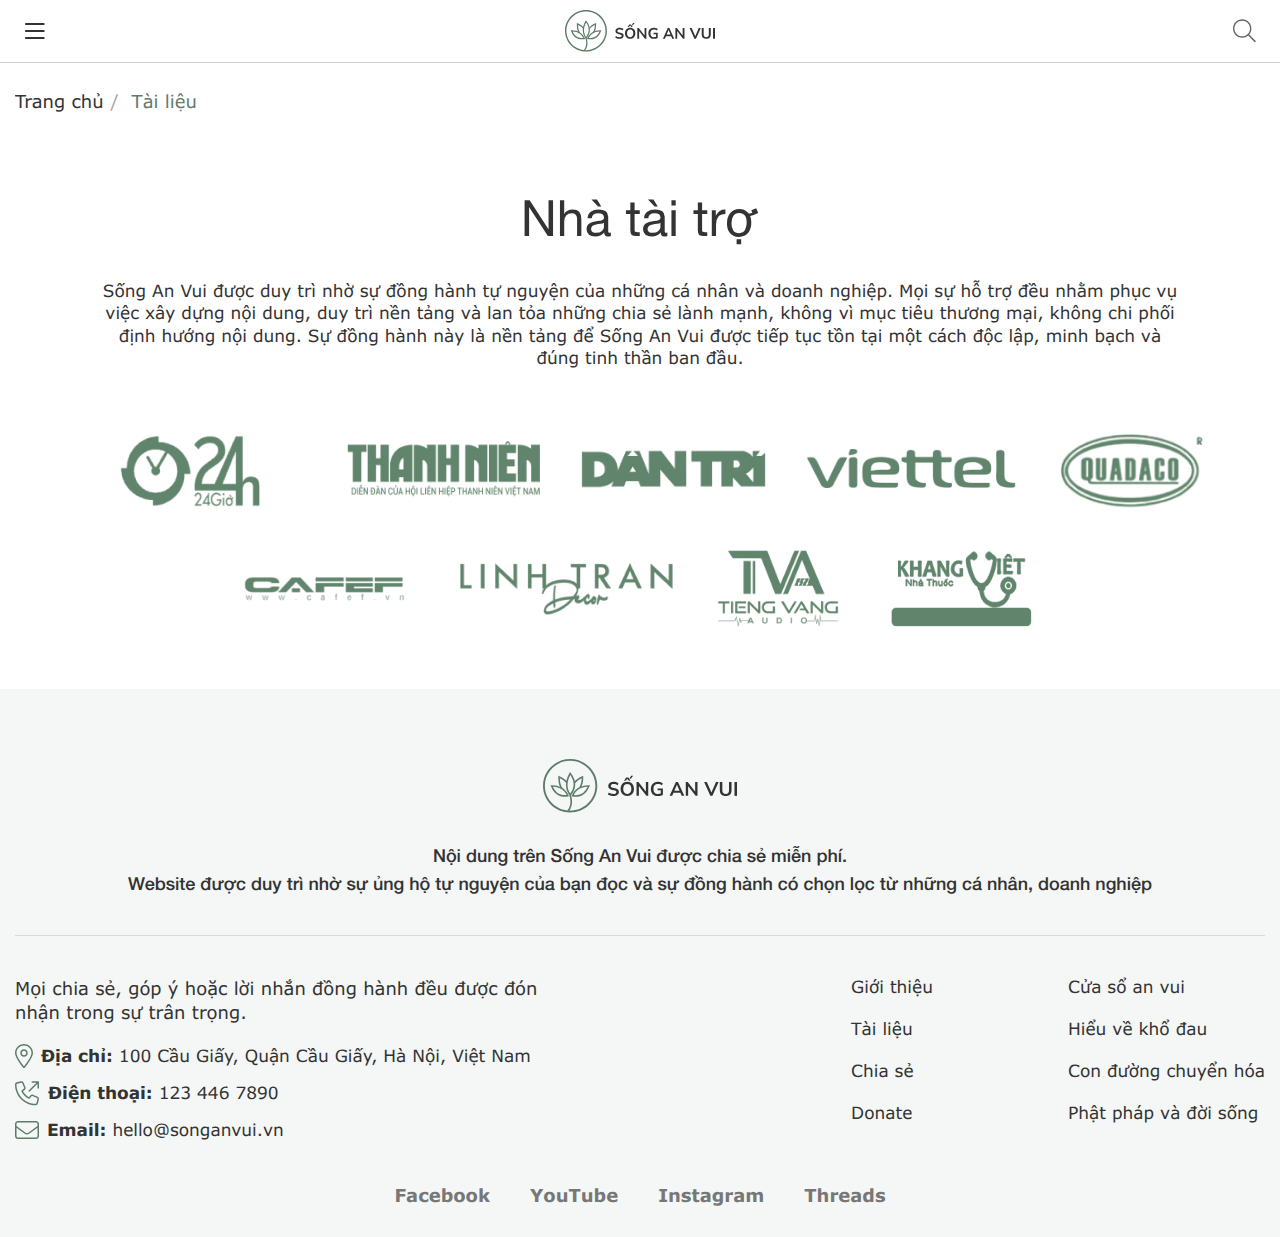
<file: partner.html>
<!DOCTYPE html>
<html lang="vi">
    <head>
        <meta charset="UTF-8" />
        <meta http-equiv="X-UA-Compatible" content="IE=edge" />
        <meta name="viewport" content="width=device-width, initial-scale=1.0" />
        <!-- favicon -->
        
        <!-- end favicon -->
        <title>Kênh truyền thông sống An Vui và Hạnh Phúc</title>
        <link rel="stylesheet" href="./lib/swiper/swiper-bundle.min.css" />
        <!-- <link rel="stylesheet" href="./lib/fancybox/jquery.fancybox.min.css" /> -->
        <link rel="stylesheet" href="./css/style.css" />
        <script src="./lib/jquery/jquery-3.7.1.min.js"></script>
    </head>

    <body>
        
        <!-- header -->
        <header id="header" class="header relative z-50 js__stickyHeader border-b-d1">
            <!-- pc -->
            <div class="d-3xl-block d-xl-none">
                <div class="header-desk relative z-20 w-wrapper">
                    <div class="header-desk__container w-1280 d-3xl-flex items-center justify-between py-24">
                        <!-- left -->
                        <div class="header-desk__left flex-0">
                            <a href="#" class="header-desk__logo d-3xl-flex items-center">
                                <img src="./images/svg/logo-2.svg" alt="Logo Sống An Vui" loading="lazy">
                            </a>
                        </div>
                        <!-- end left -->
                        <!-- right -->
                        <div class="header-desk__right flex-1 pl-20 d-3xl-flex items-center justify-between">
                            <!-- menu -->
                            <div class="menu d-3xl-flex items-center justify-end flex-1 text-gray-33">
                                <!-- item -->
                                <div class="menu-item px-12 relative active">
                                    <!-- heading -->
                                    <div class="menu-heading d-3xl-flex items-center">
                                        <a href="#" class="menu-heading__text fs-18">Giới thiệu</a>
                                    </div>
                                    <!-- end heading -->
                                </div>
                                <!-- end item -->
                                <!-- item -->
                                <div class="menu-item px-12 relative">
                                    <!-- heading -->
                                    <div class="menu-heading d-3xl-flex items-center">
                                        <a href="#" class="menu-heading__text flex-1 fs-17 pr-4">Cửa sổ An Vui</a>
                                        <div class="menu-heading__icon flex-0 icon-10">
                                            <img src="./images/svg/arrow-down-gray.svg" alt="">
                                        </div>
                                    </div>
                                    <!-- end heading -->

                                    <!-- container -->
                                    <div class="menu-container absolute scroll">
                                        <ul class="menu-block__dropdown">
                                            <!-- item -->
                                            <li class="dropdown-item js__dropdownItem">
                                                <a href="#" class="dropdown-link flex-1 fs-16">Giới thiệu về tổ chức</a>
                                            </li>
                                            <!-- end item -->
                                            <!-- item -->
                                            <li class="dropdown-item js__dropdownItem">
                                                <a href="#" class="dropdown-link flex-1 fs-16">Cơ cấu tổ chức và Ban Chấp hành</a>
                                            </li>
                                            <!-- end item -->
                                            
                                        </ul>
                                    </div>
                                    <!-- end container -->
                                </div>
                                <!-- end item -->
                                <!-- item -->
                                <div class="menu-item px-12 relative">
                                    <!-- heading -->
                                    <div class="menu-heading d-3xl-flex items-center">
                                        <a href="#" class="menu-heading__text flex-1 fs-17 pr-4">Hiểu về khổ đau</a>
                                        <div class="menu-heading__icon flex-0 icon-10">
                                            <img src="./images/svg/arrow-down-gray.svg" alt="">
                                        </div>
                                    </div>
                                    <!-- end heading -->

                                    <!-- container -->
                                    <div class="menu-container absolute scroll">
                                        <ul class="menu-block__dropdown">
                                            <!-- item -->
                                            <li class="dropdown-item js__dropdownItem">
                                                <a href="#" class="dropdown-link flex-1 fs-16">Giới thiệu về tổ chức</a>
                                            </li>
                                            <!-- end item -->
                                            <!-- item -->
                                            <li class="dropdown-item js__dropdownItem">
                                                <a href="#" class="dropdown-link flex-1 fs-16">Cơ cấu tổ chức và Ban Chấp hành</a>
                                            </li>
                                            <!-- end item -->
                                            
                                        </ul>
                                    </div>
                                    <!-- end container -->
                                </div>
                                <!-- end item -->
                                <!-- item -->
                                <div class="menu-item px-12 relative">
                                    <!-- heading -->
                                    <div class="menu-heading d-3xl-flex items-center">
                                        <a href="#" class="menu-heading__text flex-1 fs-17 pr-4">Con đường chuyển hóa</a>
                                        <div class="menu-heading__icon flex-0 icon-10">
                                            <img src="./images/svg/arrow-down-gray.svg" alt="">
                                        </div>
                                    </div>
                                    <!-- end heading -->

                                    <!-- container -->
                                    <div class="menu-container absolute scroll">
                                        <ul class="menu-block__dropdown">
                                            <!-- item -->
                                            <li class="dropdown-item js__dropdownItem">
                                                <a href="#" class="dropdown-link flex-1 fs-16">Giới thiệu về tổ chức</a>
                                            </li>
                                            <!-- end item -->
                                            <!-- item -->
                                            <li class="dropdown-item js__dropdownItem">
                                                <a href="#" class="dropdown-link flex-1 fs-16">Cơ cấu tổ chức và Ban Chấp hành</a>
                                            </li>
                                            <!-- end item -->
                                            
                                        </ul>
                                    </div>
                                    <!-- end container -->
                                </div>
                                <!-- end item -->
                                <!-- item -->
                                <div class="menu-item px-12 relative">
                                    <!-- heading -->
                                    <div class="menu-heading d-3xl-flex items-center">
                                        <a href="#" class="menu-heading__text flex-1 fs-17 pr-4">Pháp luật và đời sống</a>
                                        <div class="menu-heading__icon flex-0 icon-10">
                                            <img src="./images/svg/arrow-down-gray.svg" alt="">
                                        </div>
                                    </div>
                                    <!-- end heading -->

                                    <!-- container -->
                                    <div class="menu-container absolute scroll">
                                        <ul class="menu-block__dropdown">
                                            <!-- item -->
                                            <li class="dropdown-item js__dropdownItem">
                                                <a href="#" class="dropdown-link flex-1 fs-16">Giới thiệu về tổ chức</a>
                                            </li>
                                            <!-- end item -->
                                            <!-- item -->
                                            <li class="dropdown-item js__dropdownItem">
                                                <a href="#" class="dropdown-link flex-1 fs-16">Cơ cấu tổ chức và Ban Chấp hành</a>
                                            </li>
                                            <!-- end item -->
                                            
                                        </ul>
                                    </div>
                                    <!-- end container -->
                                </div>
                                <!-- end item -->
                                <!-- item -->
                                <div class="menu-item px-12 relative">
                                    <!-- heading -->
                                    <div class="menu-heading d-3xl-flex items-center">
                                        <a href="#" class="menu-heading__text flex-1 fs-17 pr-4">Chia sẻ</a>
                                        <div class="menu-heading__icon flex-0 icon-10">
                                            <img src="./images/svg/arrow-down-gray.svg" alt="">
                                        </div>
                                    </div>
                                    <!-- end heading -->

                                    <!-- container -->
                                    <div class="menu-container absolute scroll">
                                        <ul class="menu-block__dropdown">
                                            <!-- item -->
                                            <li class="dropdown-item js__dropdownItem">
                                                <a href="#" class="dropdown-link flex-1 fs-16">Giới thiệu về tổ chức</a>
                                            </li>
                                            <!-- end item -->
                                            <!-- item -->
                                            <li class="dropdown-item js__dropdownItem">
                                                <a href="#" class="dropdown-link flex-1 fs-16">Cơ cấu tổ chức và Ban Chấp hành</a>
                                            </li>
                                            <!-- end item -->
                                            
                                        </ul>
                                    </div>
                                    <!-- end container -->
                                </div>
                                <!-- end item -->
                               
                            </div>
                            <!-- end menu -->
                            <!-- search -->
                            <div class="action-item serach-pc js__searchPc flex-0 ml-40">
                                <!-- icon -->
                                <div class="action-item__event serach-pc__event js__searchPcIcon d-3xl-flex items-center pointer">
                                    <div class="action-item__icon serach-pc__icon flex-0 mr-8 icon-16">
                                        <img src="./images/svg/search-gray.svg" alt="">
                                    </div>
                                </div>
                                <!-- end icon -->
                                <!-- form -->
                                <div class="serach-pc__form js__formSearchPc">
                                    <form action="" class="relative">
                                        <div class="d-3xl-flex items-center w-full">
                                            <input type="text" class="search-input fs-16 w-full h-full js__focusSearchPc" placeholder="Search...">
                                            <button class="search-btn">
                                                <img src="./images/svg/search-w.svg" alt="">
                                            </button>
                                        </div>
                                    </form>
                                </div>
                                <!-- end form -->
                            </div>
                            <!-- end search -->
                        </div>
                        <!-- end right -->
                    </div>

                </div>
            </div>
            <!-- end pc -->
             
            <!-- mb -->
            <div class="d-3xl-none d-xl-block">
                <div class="header-mb w-wrapper relative z-10">
                    <!-- top -->
                    <div class="header-mb-top py-10">
                        <div class="header-mb-top__container w-1280 d-3xl-flex items-center">
                            <!-- left -->
                            <div class="header-mb-top__left flex-1">
                                <div class="icon-bar js__clickShowMenuMb p-10">
                                    <img src="./images/svg/bar-gray.svg" alt="" loading="lazy">
                                </div>
                                <div class="sub-menu-mb js__subMenuMb">
                                    <div class="sub-menu-mb__close js__closeSubMenuMb d-3xl-flex items-center">
                                        <img src="./images/svg/close-w.svg" alt="" loading="lazy">
                                    </div>
                                    <div class="sub-menu-mb__container px-15 pb-15 scroll">
                                        <ul class="sub-menu-mb__list js__subMenuMbContainer">

                                            <!-- item -->
                                            <li class="sub-menu-mb__item js__subMenuMbItem">
                                                <!-- heading -->
                                                <div class="sub-menu-mb__heading d-3xl-flex items-center justify-between">
                                                    <a href="#" class="link d-3xl-flex items-center flex-1">
                                                        
                                                        <p class="flex-1 text fw-500 fs-18 px-10 font-helvertical-neue">Giới thiệu</p>
                                                    </a>
                                                    <div class="flex-0 arrow-icon js__showSubMenuMbItem">
                                                        <img src="./images/svg/arrow-down-gray.svg" alt="">
                                                    </div>
                                                </div>
                                                <!-- end heading -->

                                                <!-- dropwdown -->
                                                <div class="sub-menu-mb__dropdown js__subMenuMbDropdown">
                                                    <!-- heading -->
                                                    <div class="sub-menu-mb__dropdown-heading d-3xl-flex items-center justify-between">
                                                        <a href="#" class="link d-3xl-flex items-center flex-1">
                                                            Tầm nhìn và sứ mệnh
                                                        </a>
                                                        <div class="flex-0 arrow-icon js__showSubMenuMbDropdown">
                                                            <img src="./images/svg/arrow-down-gray.svg" alt="">
                                                        </div>
                                                    </div>
                                                    <!-- end heading -->

                                                    <!-- dropdown children -->
                                                    <ul class="sub-menu-mb__dropdownChildren">
                                                        <!-- item -->
                                                        <li class="sub-menu-mb__dropdownChildren-item">
                                                            <a href="#" class="sub-menu-mb__dropdownChildren-link">
                                                                Tư vấn pháp lý cho doanh nghiệp
                                                            </a>
                                                        </li>
                                                        <!-- end item -->
                                                        <!-- item -->
                                                        <li class="sub-menu-mb__dropdownChildren-item">
                                                            <a href="#" class="sub-menu-mb__dropdownChildren-link">
                                                                Soạn thảo & rà soát hợp đồng
                                                            </a>
                                                        </li>
                                                        <!-- end item -->
                                                        <!-- item -->
                                                        <li class="sub-menu-mb__dropdownChildren-item">
                                                            <a href="#" class="sub-menu-mb__dropdownChildren-link">
                                                                Giải quyết tranh chấp thương mại
                                                            </a>
                                                        </li>
                                                        <!-- end item -->
                                                    </ul>
                                                    <!-- end dropdown children -->
                                                </div>
                                                <!-- end dropwdown -->

                                                <!-- dropwdown -->
                                                <div class="sub-menu-mb__dropdown js__subMenuMbDropdown">
                                                    <!-- heading -->
                                                    <div class="sub-menu-mb__dropdown-heading d-3xl-flex items-center justify-between">
                                                        <a href="#" class="link d-3xl-flex items-center flex-1">
                                                            Tầm nhìn và sứ mệnh
                                                        </a>
                                                        <div class="flex-0 arrow-icon js__showSubMenuMbDropdown">
                                                            <img src="./images/svg/arrow-down-gray.svg" alt="">
                                                        </div>
                                                    </div>
                                                    <!-- end heading -->

                                                    <!-- dropdown children -->
                                                    <ul class="sub-menu-mb__dropdownChildren">
                                                        <!-- item -->
                                                        <li class="sub-menu-mb__dropdownChildren-item">
                                                            <a href="#" class="sub-menu-mb__dropdownChildren-link">
                                                                Tư vấn pháp lý cho doanh nghiệp
                                                            </a>
                                                        </li>
                                                        <!-- end item -->
                                                        <!-- item -->
                                                        <li class="sub-menu-mb__dropdownChildren-item">
                                                            <a href="#" class="sub-menu-mb__dropdownChildren-link">
                                                                Soạn thảo & rà soát hợp đồng
                                                            </a>
                                                        </li>
                                                        <!-- end item -->
                                                        <!-- item -->
                                                        <li class="sub-menu-mb__dropdownChildren-item">
                                                            <a href="#" class="sub-menu-mb__dropdownChildren-link">
                                                                Giải quyết tranh chấp thương mại
                                                            </a>
                                                        </li>
                                                        <!-- end item -->
                                                    </ul>
                                                    <!-- end dropdown children -->
                                                </div>
                                                <!-- end dropwdown -->

                                                <!-- dropwdown -->
                                                <div class="sub-menu-mb__dropdown js__subMenuMbDropdown">
                                                    <!-- heading -->
                                                    <div class="sub-menu-mb__dropdown-heading d-3xl-flex items-center justify-between">
                                                        <a href="#" class="link d-3xl-flex items-center flex-1">
                                                            Tầm nhìn và sứ mệnh
                                                        </a>
                                                        <div class="flex-0 arrow-icon js__showSubMenuMbDropdown">
                                                            <img src="./images/svg/arrow-down-gray.svg" alt="">
                                                        </div>
                                                    </div>
                                                    <!-- end heading -->

                                                    <!-- dropdown children -->
                                                    <ul class="sub-menu-mb__dropdownChildren">
                                                        <!-- item -->
                                                        <li class="sub-menu-mb__dropdownChildren-item">
                                                            <a href="#" class="sub-menu-mb__dropdownChildren-link">
                                                                Tư vấn pháp lý cho doanh nghiệp
                                                            </a>
                                                        </li>
                                                        <!-- end item -->
                                                        <!-- item -->
                                                        <li class="sub-menu-mb__dropdownChildren-item">
                                                            <a href="#" class="sub-menu-mb__dropdownChildren-link">
                                                                Soạn thảo & rà soát hợp đồng
                                                            </a>
                                                        </li>
                                                        <!-- end item -->
                                                        <!-- item -->
                                                        <li class="sub-menu-mb__dropdownChildren-item">
                                                            <a href="#" class="sub-menu-mb__dropdownChildren-link">
                                                                Giải quyết tranh chấp thương mại
                                                            </a>
                                                        </li>
                                                        <!-- end item -->
                                                    </ul>
                                                    <!-- end dropdown children -->
                                                </div>
                                                <!-- end dropwdown -->

                                                
                                                 
                                            </li>
                                            <!-- end item -->

                                            <!-- item -->
                                            <li class="sub-menu-mb__item js__subMenuMbItem">
                                                <!-- heading -->
                                                <div class="sub-menu-mb__heading d-3xl-flex items-center justify-between">
                                                    <a href="#" class="link d-3xl-flex items-center flex-1">
                                                        
                                                        <p class="flex-1 text fw-500 fs-18 px-10 font-helvertical-neue">Giới thiệu</p>
                                                    </a>
                                                    <div class="flex-0 arrow-icon js__showSubMenuMbItem">
                                                        <img src="./images/svg/arrow-down-gray.svg" alt="">
                                                    </div>
                                                </div>
                                                <!-- end heading -->

                                                <!-- dropwdown -->
                                                <div class="sub-menu-mb__dropdown js__subMenuMbDropdown">
                                                    <!-- heading -->
                                                    <div class="sub-menu-mb__dropdown-heading d-3xl-flex items-center justify-between">
                                                        <a href="#" class="link d-3xl-flex items-center flex-1">
                                                            Tầm nhìn và sứ mệnh
                                                        </a>
                                                        <div class="flex-0 arrow-icon js__showSubMenuMbDropdown">
                                                            <img src="./images/svg/arrow-down-gray.svg" alt="">
                                                        </div>
                                                    </div>
                                                    <!-- end heading -->

                                                    <!-- dropdown children -->
                                                    <ul class="sub-menu-mb__dropdownChildren">
                                                        <!-- item -->
                                                        <li class="sub-menu-mb__dropdownChildren-item">
                                                            <a href="#" class="sub-menu-mb__dropdownChildren-link">
                                                                Tư vấn pháp lý cho doanh nghiệp
                                                            </a>
                                                        </li>
                                                        <!-- end item -->
                                                        <!-- item -->
                                                        <li class="sub-menu-mb__dropdownChildren-item">
                                                            <a href="#" class="sub-menu-mb__dropdownChildren-link">
                                                                Soạn thảo & rà soát hợp đồng
                                                            </a>
                                                        </li>
                                                        <!-- end item -->
                                                        <!-- item -->
                                                        <li class="sub-menu-mb__dropdownChildren-item">
                                                            <a href="#" class="sub-menu-mb__dropdownChildren-link">
                                                                Giải quyết tranh chấp thương mại
                                                            </a>
                                                        </li>
                                                        <!-- end item -->
                                                    </ul>
                                                    <!-- end dropdown children -->
                                                </div>
                                                <!-- end dropwdown -->

                                                <!-- dropwdown -->
                                                <div class="sub-menu-mb__dropdown js__subMenuMbDropdown">
                                                    <!-- heading -->
                                                    <div class="sub-menu-mb__dropdown-heading d-3xl-flex items-center justify-between">
                                                        <a href="#" class="link d-3xl-flex items-center flex-1">
                                                            Tầm nhìn và sứ mệnh
                                                        </a>
                                                        <div class="flex-0 arrow-icon js__showSubMenuMbDropdown">
                                                            <img src="./images/svg/arrow-down-gray.svg" alt="">
                                                        </div>
                                                    </div>
                                                    <!-- end heading -->

                                                    <!-- dropdown children -->
                                                    <ul class="sub-menu-mb__dropdownChildren">
                                                        <!-- item -->
                                                        <li class="sub-menu-mb__dropdownChildren-item">
                                                            <a href="#" class="sub-menu-mb__dropdownChildren-link">
                                                                Tư vấn pháp lý cho doanh nghiệp
                                                            </a>
                                                        </li>
                                                        <!-- end item -->
                                                        <!-- item -->
                                                        <li class="sub-menu-mb__dropdownChildren-item">
                                                            <a href="#" class="sub-menu-mb__dropdownChildren-link">
                                                                Soạn thảo & rà soát hợp đồng
                                                            </a>
                                                        </li>
                                                        <!-- end item -->
                                                        <!-- item -->
                                                        <li class="sub-menu-mb__dropdownChildren-item">
                                                            <a href="#" class="sub-menu-mb__dropdownChildren-link">
                                                                Giải quyết tranh chấp thương mại
                                                            </a>
                                                        </li>
                                                        <!-- end item -->
                                                    </ul>
                                                    <!-- end dropdown children -->
                                                </div>
                                                <!-- end dropwdown -->

                                                <!-- dropwdown -->
                                                <div class="sub-menu-mb__dropdown js__subMenuMbDropdown">
                                                    <!-- heading -->
                                                    <div class="sub-menu-mb__dropdown-heading d-3xl-flex items-center justify-between">
                                                        <a href="#" class="link d-3xl-flex items-center flex-1">
                                                            Tầm nhìn và sứ mệnh
                                                        </a>
                                                        <div class="flex-0 arrow-icon js__showSubMenuMbDropdown">
                                                            <img src="./images/svg/arrow-down-gray.svg" alt="">
                                                        </div>
                                                    </div>
                                                    <!-- end heading -->

                                                    <!-- dropdown children -->
                                                    <ul class="sub-menu-mb__dropdownChildren">
                                                        <!-- item -->
                                                        <li class="sub-menu-mb__dropdownChildren-item">
                                                            <a href="#" class="sub-menu-mb__dropdownChildren-link">
                                                                Tư vấn pháp lý cho doanh nghiệp
                                                            </a>
                                                        </li>
                                                        <!-- end item -->
                                                        <!-- item -->
                                                        <li class="sub-menu-mb__dropdownChildren-item">
                                                            <a href="#" class="sub-menu-mb__dropdownChildren-link">
                                                                Soạn thảo & rà soát hợp đồng
                                                            </a>
                                                        </li>
                                                        <!-- end item -->
                                                        <!-- item -->
                                                        <li class="sub-menu-mb__dropdownChildren-item">
                                                            <a href="#" class="sub-menu-mb__dropdownChildren-link">
                                                                Giải quyết tranh chấp thương mại
                                                            </a>
                                                        </li>
                                                        <!-- end item -->
                                                    </ul>
                                                    <!-- end dropdown children -->
                                                </div>
                                                <!-- end dropwdown -->

                                                
                                                 
                                            </li>
                                            <!-- end item -->

                                            <!-- item -->
                                            <li class="sub-menu-mb__item js__subMenuMbItem">
                                                <!-- heading -->
                                                <div class="sub-menu-mb__heading d-3xl-flex items-center justify-between">
                                                    <a href="#" class="link d-3xl-flex items-center flex-1">
                                                        
                                                        <p class="flex-1 text fw-500 fs-18 px-10 font-helvertical-neue">Giới thiệu</p>
                                                    </a>
                                                    <div class="flex-0 arrow-icon js__showSubMenuMbItem">
                                                        <img src="./images/svg/arrow-down-gray.svg" alt="">
                                                    </div>
                                                </div>
                                                <!-- end heading -->

                                                <!-- dropwdown -->
                                                <div class="sub-menu-mb__dropdown js__subMenuMbDropdown">
                                                    <!-- heading -->
                                                    <div class="sub-menu-mb__dropdown-heading d-3xl-flex items-center justify-between">
                                                        <a href="#" class="link d-3xl-flex items-center flex-1">
                                                            Tầm nhìn và sứ mệnh
                                                        </a>
                                                        <div class="flex-0 arrow-icon js__showSubMenuMbDropdown">
                                                            <img src="./images/svg/arrow-down-gray.svg" alt="">
                                                        </div>
                                                    </div>
                                                    <!-- end heading -->

                                                    <!-- dropdown children -->
                                                    <ul class="sub-menu-mb__dropdownChildren">
                                                        <!-- item -->
                                                        <li class="sub-menu-mb__dropdownChildren-item">
                                                            <a href="#" class="sub-menu-mb__dropdownChildren-link">
                                                                Tư vấn pháp lý cho doanh nghiệp
                                                            </a>
                                                        </li>
                                                        <!-- end item -->
                                                        <!-- item -->
                                                        <li class="sub-menu-mb__dropdownChildren-item">
                                                            <a href="#" class="sub-menu-mb__dropdownChildren-link">
                                                                Soạn thảo & rà soát hợp đồng
                                                            </a>
                                                        </li>
                                                        <!-- end item -->
                                                        <!-- item -->
                                                        <li class="sub-menu-mb__dropdownChildren-item">
                                                            <a href="#" class="sub-menu-mb__dropdownChildren-link">
                                                                Giải quyết tranh chấp thương mại
                                                            </a>
                                                        </li>
                                                        <!-- end item -->
                                                    </ul>
                                                    <!-- end dropdown children -->
                                                </div>
                                                <!-- end dropwdown -->

                                                <!-- dropwdown -->
                                                <div class="sub-menu-mb__dropdown js__subMenuMbDropdown">
                                                    <!-- heading -->
                                                    <div class="sub-menu-mb__dropdown-heading d-3xl-flex items-center justify-between">
                                                        <a href="#" class="link d-3xl-flex items-center flex-1">
                                                            Tầm nhìn và sứ mệnh
                                                        </a>
                                                        <div class="flex-0 arrow-icon js__showSubMenuMbDropdown">
                                                            <img src="./images/svg/arrow-down-gray.svg" alt="">
                                                        </div>
                                                    </div>
                                                    <!-- end heading -->

                                                    <!-- dropdown children -->
                                                    <ul class="sub-menu-mb__dropdownChildren">
                                                        <!-- item -->
                                                        <li class="sub-menu-mb__dropdownChildren-item">
                                                            <a href="#" class="sub-menu-mb__dropdownChildren-link">
                                                                Tư vấn pháp lý cho doanh nghiệp
                                                            </a>
                                                        </li>
                                                        <!-- end item -->
                                                        <!-- item -->
                                                        <li class="sub-menu-mb__dropdownChildren-item">
                                                            <a href="#" class="sub-menu-mb__dropdownChildren-link">
                                                                Soạn thảo & rà soát hợp đồng
                                                            </a>
                                                        </li>
                                                        <!-- end item -->
                                                        <!-- item -->
                                                        <li class="sub-menu-mb__dropdownChildren-item">
                                                            <a href="#" class="sub-menu-mb__dropdownChildren-link">
                                                                Giải quyết tranh chấp thương mại
                                                            </a>
                                                        </li>
                                                        <!-- end item -->
                                                    </ul>
                                                    <!-- end dropdown children -->
                                                </div>
                                                <!-- end dropwdown -->

                                                <!-- dropwdown -->
                                                <div class="sub-menu-mb__dropdown js__subMenuMbDropdown">
                                                    <!-- heading -->
                                                    <div class="sub-menu-mb__dropdown-heading d-3xl-flex items-center justify-between">
                                                        <a href="#" class="link d-3xl-flex items-center flex-1">
                                                            Tầm nhìn và sứ mệnh
                                                        </a>
                                                        <div class="flex-0 arrow-icon js__showSubMenuMbDropdown">
                                                            <img src="./images/svg/arrow-down-gray.svg" alt="">
                                                        </div>
                                                    </div>
                                                    <!-- end heading -->

                                                    <!-- dropdown children -->
                                                    <ul class="sub-menu-mb__dropdownChildren">
                                                        <!-- item -->
                                                        <li class="sub-menu-mb__dropdownChildren-item">
                                                            <a href="#" class="sub-menu-mb__dropdownChildren-link">
                                                                Tư vấn pháp lý cho doanh nghiệp
                                                            </a>
                                                        </li>
                                                        <!-- end item -->
                                                        <!-- item -->
                                                        <li class="sub-menu-mb__dropdownChildren-item">
                                                            <a href="#" class="sub-menu-mb__dropdownChildren-link">
                                                                Soạn thảo & rà soát hợp đồng
                                                            </a>
                                                        </li>
                                                        <!-- end item -->
                                                        <!-- item -->
                                                        <li class="sub-menu-mb__dropdownChildren-item">
                                                            <a href="#" class="sub-menu-mb__dropdownChildren-link">
                                                                Giải quyết tranh chấp thương mại
                                                            </a>
                                                        </li>
                                                        <!-- end item -->
                                                    </ul>
                                                    <!-- end dropdown children -->
                                                </div>
                                                <!-- end dropwdown -->

                                                
                                                 
                                            </li>
                                            <!-- end item -->

                                            <!-- item -->
                                            <li class="sub-menu-mb__item js__subMenuMbItem">
                                                <!-- heading -->
                                                <div class="sub-menu-mb__heading d-3xl-flex items-center justify-between">
                                                    <a href="#" class="link d-3xl-flex items-center flex-1">
                                                        
                                                        <p class="flex-1 text fw-500 fs-18 px-10 font-helvertical-neue">Giới thiệu</p>
                                                    </a>
                                                    <div class="flex-0 arrow-icon js__showSubMenuMbItem">
                                                        <img src="./images/svg/arrow-down-gray.svg" alt="">
                                                    </div>
                                                </div>
                                                <!-- end heading -->

                                                <!-- dropwdown -->
                                                <div class="sub-menu-mb__dropdown js__subMenuMbDropdown">
                                                    <!-- heading -->
                                                    <div class="sub-menu-mb__dropdown-heading d-3xl-flex items-center justify-between">
                                                        <a href="#" class="link d-3xl-flex items-center flex-1">
                                                            Tầm nhìn và sứ mệnh
                                                        </a>
                                                        <div class="flex-0 arrow-icon js__showSubMenuMbDropdown">
                                                            <img src="./images/svg/arrow-down-gray.svg" alt="">
                                                        </div>
                                                    </div>
                                                    <!-- end heading -->

                                                    <!-- dropdown children -->
                                                    <ul class="sub-menu-mb__dropdownChildren">
                                                        <!-- item -->
                                                        <li class="sub-menu-mb__dropdownChildren-item">
                                                            <a href="#" class="sub-menu-mb__dropdownChildren-link">
                                                                Tư vấn pháp lý cho doanh nghiệp
                                                            </a>
                                                        </li>
                                                        <!-- end item -->
                                                        <!-- item -->
                                                        <li class="sub-menu-mb__dropdownChildren-item">
                                                            <a href="#" class="sub-menu-mb__dropdownChildren-link">
                                                                Soạn thảo & rà soát hợp đồng
                                                            </a>
                                                        </li>
                                                        <!-- end item -->
                                                        <!-- item -->
                                                        <li class="sub-menu-mb__dropdownChildren-item">
                                                            <a href="#" class="sub-menu-mb__dropdownChildren-link">
                                                                Giải quyết tranh chấp thương mại
                                                            </a>
                                                        </li>
                                                        <!-- end item -->
                                                    </ul>
                                                    <!-- end dropdown children -->
                                                </div>
                                                <!-- end dropwdown -->

                                                <!-- dropwdown -->
                                                <div class="sub-menu-mb__dropdown js__subMenuMbDropdown">
                                                    <!-- heading -->
                                                    <div class="sub-menu-mb__dropdown-heading d-3xl-flex items-center justify-between">
                                                        <a href="#" class="link d-3xl-flex items-center flex-1">
                                                            Tầm nhìn và sứ mệnh
                                                        </a>
                                                        <div class="flex-0 arrow-icon js__showSubMenuMbDropdown">
                                                            <img src="./images/svg/arrow-down-gray.svg" alt="">
                                                        </div>
                                                    </div>
                                                    <!-- end heading -->

                                                    <!-- dropdown children -->
                                                    <ul class="sub-menu-mb__dropdownChildren">
                                                        <!-- item -->
                                                        <li class="sub-menu-mb__dropdownChildren-item">
                                                            <a href="#" class="sub-menu-mb__dropdownChildren-link">
                                                                Tư vấn pháp lý cho doanh nghiệp
                                                            </a>
                                                        </li>
                                                        <!-- end item -->
                                                        <!-- item -->
                                                        <li class="sub-menu-mb__dropdownChildren-item">
                                                            <a href="#" class="sub-menu-mb__dropdownChildren-link">
                                                                Soạn thảo & rà soát hợp đồng
                                                            </a>
                                                        </li>
                                                        <!-- end item -->
                                                        <!-- item -->
                                                        <li class="sub-menu-mb__dropdownChildren-item">
                                                            <a href="#" class="sub-menu-mb__dropdownChildren-link">
                                                                Giải quyết tranh chấp thương mại
                                                            </a>
                                                        </li>
                                                        <!-- end item -->
                                                    </ul>
                                                    <!-- end dropdown children -->
                                                </div>
                                                <!-- end dropwdown -->

                                                <!-- dropwdown -->
                                                <div class="sub-menu-mb__dropdown js__subMenuMbDropdown">
                                                    <!-- heading -->
                                                    <div class="sub-menu-mb__dropdown-heading d-3xl-flex items-center justify-between">
                                                        <a href="#" class="link d-3xl-flex items-center flex-1">
                                                            Tầm nhìn và sứ mệnh
                                                        </a>
                                                        <div class="flex-0 arrow-icon js__showSubMenuMbDropdown">
                                                            <img src="./images/svg/arrow-down-gray.svg" alt="">
                                                        </div>
                                                    </div>
                                                    <!-- end heading -->

                                                    <!-- dropdown children -->
                                                    <ul class="sub-menu-mb__dropdownChildren">
                                                        <!-- item -->
                                                        <li class="sub-menu-mb__dropdownChildren-item">
                                                            <a href="#" class="sub-menu-mb__dropdownChildren-link">
                                                                Tư vấn pháp lý cho doanh nghiệp
                                                            </a>
                                                        </li>
                                                        <!-- end item -->
                                                        <!-- item -->
                                                        <li class="sub-menu-mb__dropdownChildren-item">
                                                            <a href="#" class="sub-menu-mb__dropdownChildren-link">
                                                                Soạn thảo & rà soát hợp đồng
                                                            </a>
                                                        </li>
                                                        <!-- end item -->
                                                        <!-- item -->
                                                        <li class="sub-menu-mb__dropdownChildren-item">
                                                            <a href="#" class="sub-menu-mb__dropdownChildren-link">
                                                                Giải quyết tranh chấp thương mại
                                                            </a>
                                                        </li>
                                                        <!-- end item -->
                                                    </ul>
                                                    <!-- end dropdown children -->
                                                </div>
                                                <!-- end dropwdown -->

                                                
                                                 
                                            </li>
                                            <!-- end item -->

                                            <!-- item -->
                                            <li class="sub-menu-mb__item js__subMenuMbItem">
                                                <!-- heading -->
                                                <div class="sub-menu-mb__heading d-3xl-flex items-center justify-between">
                                                    <a href="#" class="link d-3xl-flex items-center flex-1">
                                                        
                                                        <p class="flex-1 text fw-500 fs-18 px-10 font-helvertical-neue">Giới thiệu</p>
                                                    </a>
                                                    <div class="flex-0 arrow-icon js__showSubMenuMbItem">
                                                        <img src="./images/svg/arrow-down-gray.svg" alt="">
                                                    </div>
                                                </div>
                                                <!-- end heading -->

                                                <!-- dropwdown -->
                                                <div class="sub-menu-mb__dropdown js__subMenuMbDropdown">
                                                    <!-- heading -->
                                                    <div class="sub-menu-mb__dropdown-heading d-3xl-flex items-center justify-between">
                                                        <a href="#" class="link d-3xl-flex items-center flex-1">
                                                            Tầm nhìn và sứ mệnh
                                                        </a>
                                                        <div class="flex-0 arrow-icon js__showSubMenuMbDropdown">
                                                            <img src="./images/svg/arrow-down-gray.svg" alt="">
                                                        </div>
                                                    </div>
                                                    <!-- end heading -->

                                                    <!-- dropdown children -->
                                                    <ul class="sub-menu-mb__dropdownChildren">
                                                        <!-- item -->
                                                        <li class="sub-menu-mb__dropdownChildren-item">
                                                            <a href="#" class="sub-menu-mb__dropdownChildren-link">
                                                                Tư vấn pháp lý cho doanh nghiệp
                                                            </a>
                                                        </li>
                                                        <!-- end item -->
                                                        <!-- item -->
                                                        <li class="sub-menu-mb__dropdownChildren-item">
                                                            <a href="#" class="sub-menu-mb__dropdownChildren-link">
                                                                Soạn thảo & rà soát hợp đồng
                                                            </a>
                                                        </li>
                                                        <!-- end item -->
                                                        <!-- item -->
                                                        <li class="sub-menu-mb__dropdownChildren-item">
                                                            <a href="#" class="sub-menu-mb__dropdownChildren-link">
                                                                Giải quyết tranh chấp thương mại
                                                            </a>
                                                        </li>
                                                        <!-- end item -->
                                                    </ul>
                                                    <!-- end dropdown children -->
                                                </div>
                                                <!-- end dropwdown -->

                                                <!-- dropwdown -->
                                                <div class="sub-menu-mb__dropdown js__subMenuMbDropdown">
                                                    <!-- heading -->
                                                    <div class="sub-menu-mb__dropdown-heading d-3xl-flex items-center justify-between">
                                                        <a href="#" class="link d-3xl-flex items-center flex-1">
                                                            Tầm nhìn và sứ mệnh
                                                        </a>
                                                        <div class="flex-0 arrow-icon js__showSubMenuMbDropdown">
                                                            <img src="./images/svg/arrow-down-gray.svg" alt="">
                                                        </div>
                                                    </div>
                                                    <!-- end heading -->

                                                    <!-- dropdown children -->
                                                    <ul class="sub-menu-mb__dropdownChildren">
                                                        <!-- item -->
                                                        <li class="sub-menu-mb__dropdownChildren-item">
                                                            <a href="#" class="sub-menu-mb__dropdownChildren-link">
                                                                Tư vấn pháp lý cho doanh nghiệp
                                                            </a>
                                                        </li>
                                                        <!-- end item -->
                                                        <!-- item -->
                                                        <li class="sub-menu-mb__dropdownChildren-item">
                                                            <a href="#" class="sub-menu-mb__dropdownChildren-link">
                                                                Soạn thảo & rà soát hợp đồng
                                                            </a>
                                                        </li>
                                                        <!-- end item -->
                                                        <!-- item -->
                                                        <li class="sub-menu-mb__dropdownChildren-item">
                                                            <a href="#" class="sub-menu-mb__dropdownChildren-link">
                                                                Giải quyết tranh chấp thương mại
                                                            </a>
                                                        </li>
                                                        <!-- end item -->
                                                    </ul>
                                                    <!-- end dropdown children -->
                                                </div>
                                                <!-- end dropwdown -->

                                                <!-- dropwdown -->
                                                <div class="sub-menu-mb__dropdown js__subMenuMbDropdown">
                                                    <!-- heading -->
                                                    <div class="sub-menu-mb__dropdown-heading d-3xl-flex items-center justify-between">
                                                        <a href="#" class="link d-3xl-flex items-center flex-1">
                                                            Tầm nhìn và sứ mệnh
                                                        </a>
                                                        <div class="flex-0 arrow-icon js__showSubMenuMbDropdown">
                                                            <img src="./images/svg/arrow-down-gray.svg" alt="">
                                                        </div>
                                                    </div>
                                                    <!-- end heading -->

                                                    <!-- dropdown children -->
                                                    <ul class="sub-menu-mb__dropdownChildren">
                                                        <!-- item -->
                                                        <li class="sub-menu-mb__dropdownChildren-item">
                                                            <a href="#" class="sub-menu-mb__dropdownChildren-link">
                                                                Tư vấn pháp lý cho doanh nghiệp
                                                            </a>
                                                        </li>
                                                        <!-- end item -->
                                                        <!-- item -->
                                                        <li class="sub-menu-mb__dropdownChildren-item">
                                                            <a href="#" class="sub-menu-mb__dropdownChildren-link">
                                                                Soạn thảo & rà soát hợp đồng
                                                            </a>
                                                        </li>
                                                        <!-- end item -->
                                                        <!-- item -->
                                                        <li class="sub-menu-mb__dropdownChildren-item">
                                                            <a href="#" class="sub-menu-mb__dropdownChildren-link">
                                                                Giải quyết tranh chấp thương mại
                                                            </a>
                                                        </li>
                                                        <!-- end item -->
                                                    </ul>
                                                    <!-- end dropdown children -->
                                                </div>
                                                <!-- end dropwdown -->

                                                
                                                 
                                            </li>
                                            <!-- end item -->

                                           
                                        </ul>
                                    </div>
                                </div>
                            </div>
                            <!-- end left -->
                            <!-- center -->
                            <div class="header-mb-top__center flex-2 d-3xl-flex items-center justify-center">
                                <a href="#" class="logo">
                                    <img src="./images/svg/logo-2.svg" alt="" class="logo-img">
                                </a>
                            </div>
                            <!-- end center -->
                            <!-- right -->
                            <div class="header-mb-top__right flex-1 d-3xl-flex items-center justify-end">
                                <!-- search mb-->
                                <div class="search-mb">
                                    <div class="search-mb__icon js__searchMb">
                                        <img src="./images/svg/search-gray.svg" alt="">
                                    </div>
                                    <!-- form -->
                                    <div class="header-search-mb__form h-60 w-full js__formSearchMb shadow">
                                        <form action="" class="w-full h-full">
                                            <div class="relative w-full h-full">
                                                <input type="text" class="header-search-input w-full h-full p-8 fs-16 js__focusSearchMb" placeholder="Search...">
                                                <div class="header-search-btn absolute h-full d-3xl-flex items-center p-8 js__closeSearchMb icon-20">
                                                    <img src="./images/svg/close-green.svg" alt="">
                                                </div>
                                            </div>
                                        </form>
                                    </div>
                                    <!-- end form -->
                                </div>
                                <!-- end search mb-->
                            </div>
                            <!-- end right -->
                        </div>
                    </div>
                    <!-- end top -->
                    
                </div>
            </div>
            <!-- end mb -->

        </header>
        <!-- end header -->
        <!-- main -->
        <main id="main" class="main">
            
            <!-- breadcrumb -->
            <div class="breadcrumb w-wrapper over-hidden relative z-20">
                <div class="breadcrumb-container w-1280 d-3xl-flex items-center h-full w-full pt-12 fw-400">
                    <!-- item -->
                    <div class="breadcrumb-item fs-18 h-full d-3xl-flex items-center">
                        <a href="/" class="breadcrumb-link">Trang chủ</a>
                    </div>
                    <!-- end item -->
                    <!-- item -->
                    <div class="breadcrumb-item fs-18 h-full d-3xl-flex items-center">
                        <a href="#" class="breadcrumb-link">Tài liệu</a>
                    </div>
                    <!-- end item -->
                    
                </div>
            </div>
            <!-- end breadcrumb -->

            <!-- primary -->
            <section class="partner-primary relative z-20 over-hidden w-wrapper bg-white">
                <div class="partner-primary__container w-1280 w-md-500 relative py-3xl-60 py-md-40">
                    <!-- heading -->
                    <h1 class="partner-primary__title heading-title-primary font-helvetica-neue text-center">
                        <span>Nhà tài trợ</span>
                    </h1>
                    <div class="heading-des-primary text-center mt-30 w-1080">
                        Sống An Vui được duy trì nhờ sự đồng hành tự nguyện của những cá nhân và doanh nghiệp. Mọi sự hỗ trợ đều nhằm phục vụ việc xây dựng nội dung, duy trì nền tảng và lan tỏa những chia sẻ lành mạnh, không vì mục tiêu thương mại, không chi phối định hướng nội dung. Sự đồng hành này là nền tảng để Sống An Vui được tiếp tục tồn tại một cách độc lập, minh bạch và đúng tinh thần ban đầu.
                    </div>
                    <!-- end heading -->

                    <!-- content -->
                    <div class="partner-primary__content mt-40 mt-md-30">
                        <!-- article -->
                        <div class="article-img">
                            <a href="#" class="">
                                <img src="./images/partner-1.png" alt="" class="">
                            </a>
                        </div>
                        <!-- end article -->
                        <!-- article -->
                        <div class="article-img">
                            <a href="#" class="">
                                <img src="./images/partner-2.png" alt="" class="">
                            </a>
                        </div>
                        <!-- end article -->
                        <!-- article -->
                        <div class="article-img">
                            <a href="#" class="">
                                <img src="./images/partner-3.png" alt="" class="">
                            </a>
                        </div>
                        <!-- end article -->
                        <!-- article -->
                        <div class="article-img">
                            <a href="#" class="">
                                <img src="./images/partner-4.png" alt="" class="">
                            </a>
                        </div>
                        <!-- end article -->
                        <!-- article -->
                        <div class="article-img">
                            <a href="#" class="">
                                <img src="./images/partner-5.png" alt="" class="">
                            </a>
                        </div>
                        <!-- end article -->
                        <!-- article -->
                        <div class="article-img">
                            <a href="#" class="">
                                <img src="./images/partner-6.png" alt="" class="">
                            </a>
                        </div>
                        <!-- end article -->
                        <!-- article -->
                        <div class="article-img">
                            <a href="#" class="">
                                <img src="./images/partner-7.png" alt="" class="">
                            </a>
                        </div>
                        <!-- end article -->
                        <!-- article -->
                        <div class="article-img">
                            <a href="#" class="">
                                <img src="./images/partner-8.png" alt="" class="">
                            </a>
                        </div>
                        <!-- end article -->
                        <!-- article -->
                        <div class="article-img">
                            <a href="#" class="">
                                <img src="./images/partner-9.png" alt="" class="">
                            </a>
                        </div>
                        <!-- end article -->
                    </div>
                    <!-- end content -->
                    
                </div>
            </section>
            <!-- end primary -->


        </main>
        <!-- end main -->
        <!-- footer -->
        <footer id="footer" class="footer bg-gray-f4f7f5 relative z-10 over-hidden">
            <!-- back top -->
            <div id="back-top">
                <img src="./images/svg/arrow-top-w.svg" alt="">
            </div>
            <!-- end back top -->

            
            <!-- footer primary -->
            <section class="footer-primary relative z-20 over-hidden w-wrapper">
                <div class="footer-primary__container w-1280 pt-3xl-70 pb-30 py-md-40">
                   <!-- logo -->
                    <div class="footer-primary__logo text-center d-3xl-flex items-center justify-center">
                        <a href="#" class="logo">
                            <img src="./images/svg/logo-2.svg" alt="" class="logo-img">
                        </a>
                    </div>
                   <!-- end logo -->

                   <div class="footer-primary__text mt-30 text-center fs-18 font-helvetica-neue fw-500">
                        <p>Nội dung trên Sống An Vui được chia sẻ miễn phí.</p>
                        
                   </div>
                   <div class="footer-primary__text mt-4 text-center fs-18 font-helvetica-neue fw-500">
                        <p>Website được duy trì nhờ sự ủng hộ tự nguyện của bạn đọc và sự đồng hành có chọn lọc từ những cá nhân, doanh nghiệp</p>
                   </div>

                   <div class="footer-primary__bot d-3xl-flex d-md-block gap-20 border-t-d9 mt-40 pt-40">
                        <!-- left -->
                        <div class="bot-left flex-0 w-45 w-md-full">
                            <div class="footer-primary__text fs-18">
                                <p>Mọi chia sẻ, góp ý hoặc lời nhắn đồng hành đều được đón nhận trong sự trân trọng.</p>
                            </div>
                            <div class="footer-primary__contact mt-20">
                                <!-- item -->
                                <div class="contact-item d-3xl-flex items-center mb-12">
                                    <div class="contact-img flex-0 mr-8">
                                        <img src="./images/svg/location-green.svg" alt="">
                                    </div>
                                    <div class="contact-text fs-17">
                                        <p><strong>Địa chỉ:</strong> 100 Cầu Giấy, Quận Cầu Giấy, Hà Nội, Việt Nam</p>
                                    </div>
                                </div>
                                <!-- end item -->
                                <!-- item -->
                                <div class="contact-item d-3xl-flex items-center mb-12">
                                    <div class="contact-img flex-0 mr-8">
                                        <img src="./images/svg/phone-green.svg" alt="">
                                    </div>
                                    <div class="contact-text fs-17">
                                        <p><strong>Điện thoại:</strong> 123 446 7890</p>
                                    </div>
                                </div>
                                <!-- end item -->
                                <!-- item -->
                                <div class="contact-item d-3xl-flex items-center mb-12">
                                    <div class="contact-img flex-0 mr-8">
                                        <img src="./images/svg/email-green.svg" alt="">
                                    </div>
                                    <div class="contact-text fs-17">
                                        <p><strong>Email:</strong> hello@songanvui.vn</p>
                                    </div>
                                </div>
                                <!-- end item -->
                        </div>
                        </div>
                        <!-- end left -->
                        <!-- right -->
                        <div class="bot-right flex-1 d-3xl-flex flex-column items-end items-md-center mt-md-30">
                            <ul class="menu-footer d-3xl-grid col-2 flex-wrap gap-20">
                                <li class="menu-footer__item fs-17">
                                    <a href="#" class="menu-footer__link">Giới thiệu</a>
                                </li>
                                <li class="menu-footer__item fs-17">
                                    <a href="#" class="menu-footer__link">Cửa sổ an vui</a>
                                </li>
                                <li class="menu-footer__item fs-17">
                                    <a href="#" class="menu-footer__link">Tài liệu</a>
                                </li>
                                <li class="menu-footer__item fs-17">
                                    <a href="#" class="menu-footer__link">Hiểu về khổ đau</a>
                                </li>
                                <li class="menu-footer__item fs-17">
                                    <a href="#" class="menu-footer__link">Chia sẻ</a>
                                </li>
                                <li class="menu-footer__item fs-17">
                                    <a href="#" class="menu-footer__link">Con đường chuyển hóa</a>
                                </li>
                                <li class="menu-footer__item fs-17">
                                    <a href="#" class="menu-footer__link">Donate</a>
                                </li>
                                <li class="menu-footer__item fs-17">
                                    <a href="#" class="menu-footer__link">Phật pháp và đời sống</a>
                                </li>
                            </ul>
                        </div>
                        <!-- end right -->
                   </div>
                   
                   
                   <div class="footer-primary__social mt-30 d-3xl-flex items-center fs-18 fs-md-14 fw-bold justify-center gap-40 text-gray-77">
                        <a href="#" class="social-link">Facebook</a>
                        <a href="#" class="social-link">YouTube</a>
                        <a href="#" class="social-link">Instagram</a>
                        <a href="#" class="social-link">Threads</a>
                   </div>
                </div>
            </section>
            <!-- end footer primary -->

        </footer>
        <!-- end footer -->
        <script src="./lib/swiper/swiper-bundle.min.js"></script>
        <!-- <script src="./lib/fancybox/jquery.fancybox.min.js"></script> -->
        <script src="./js/main.js"></script>
    </body>
</html>
</file>
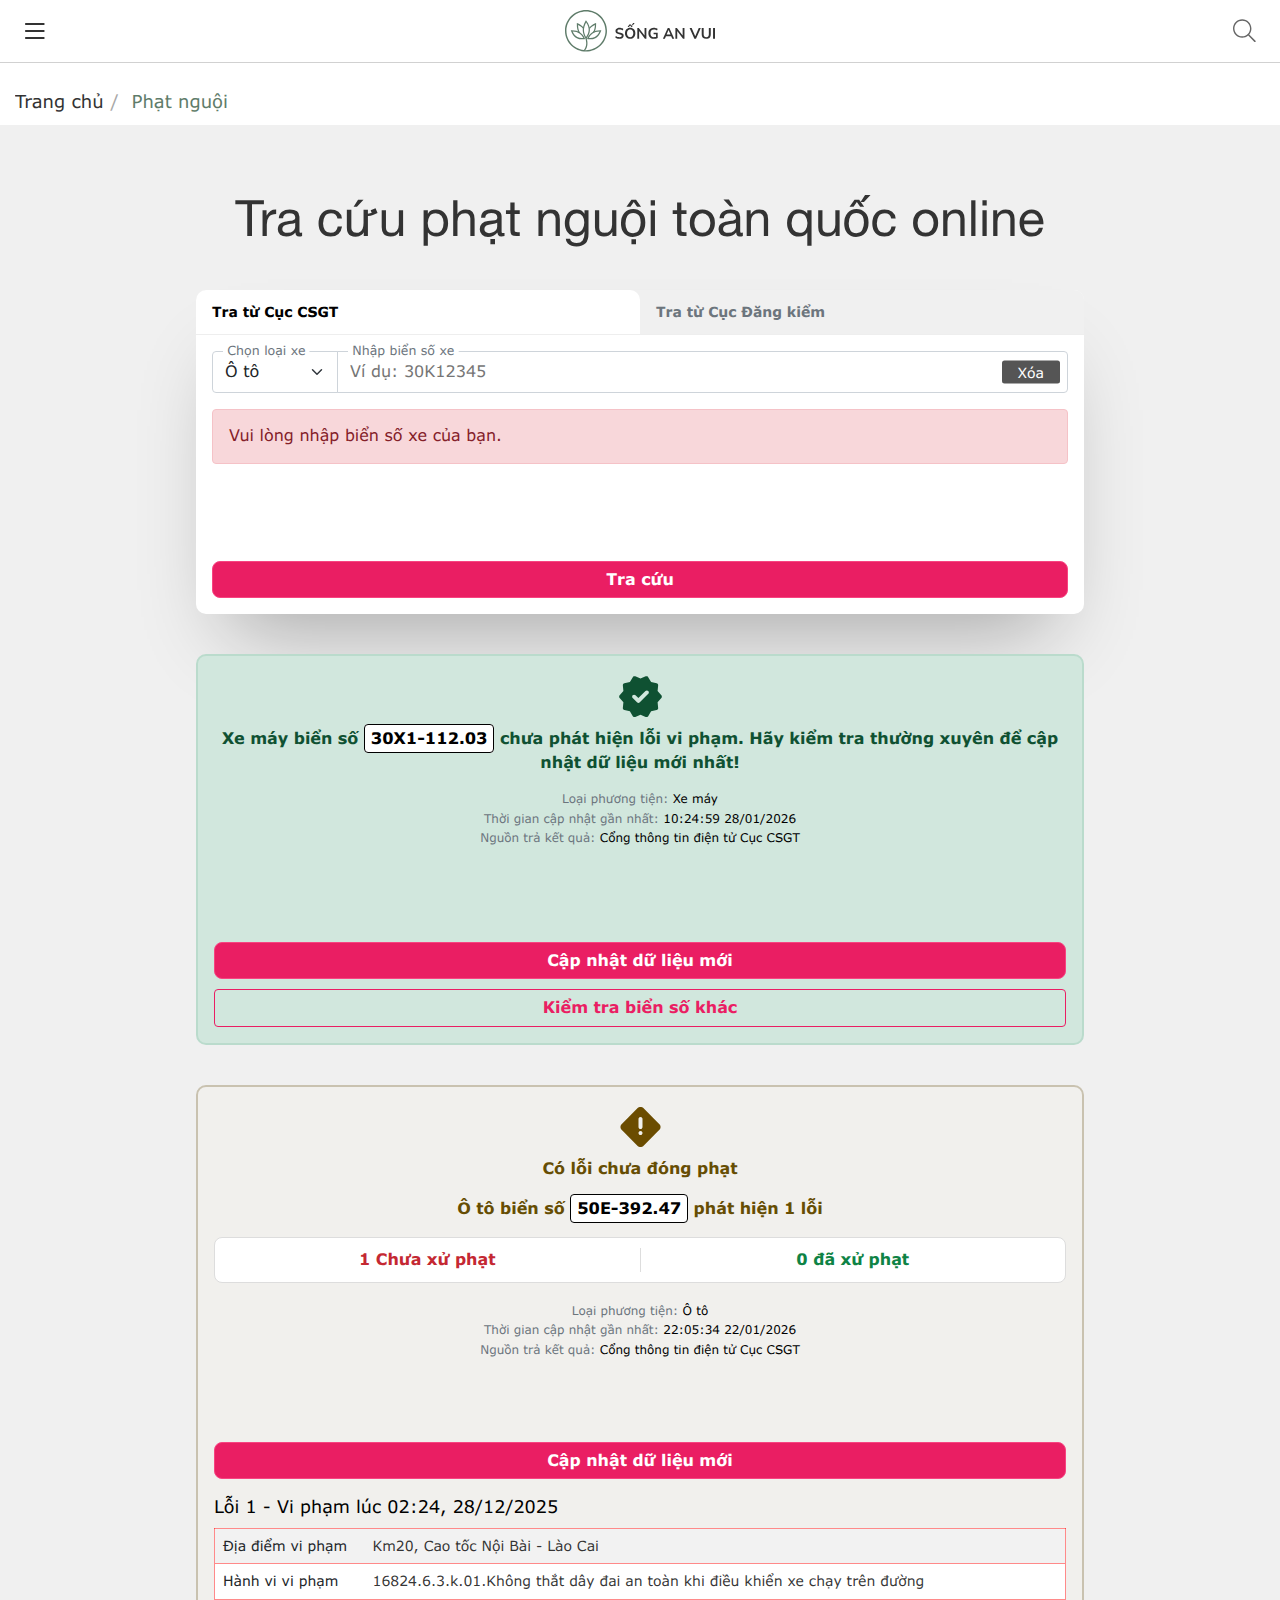
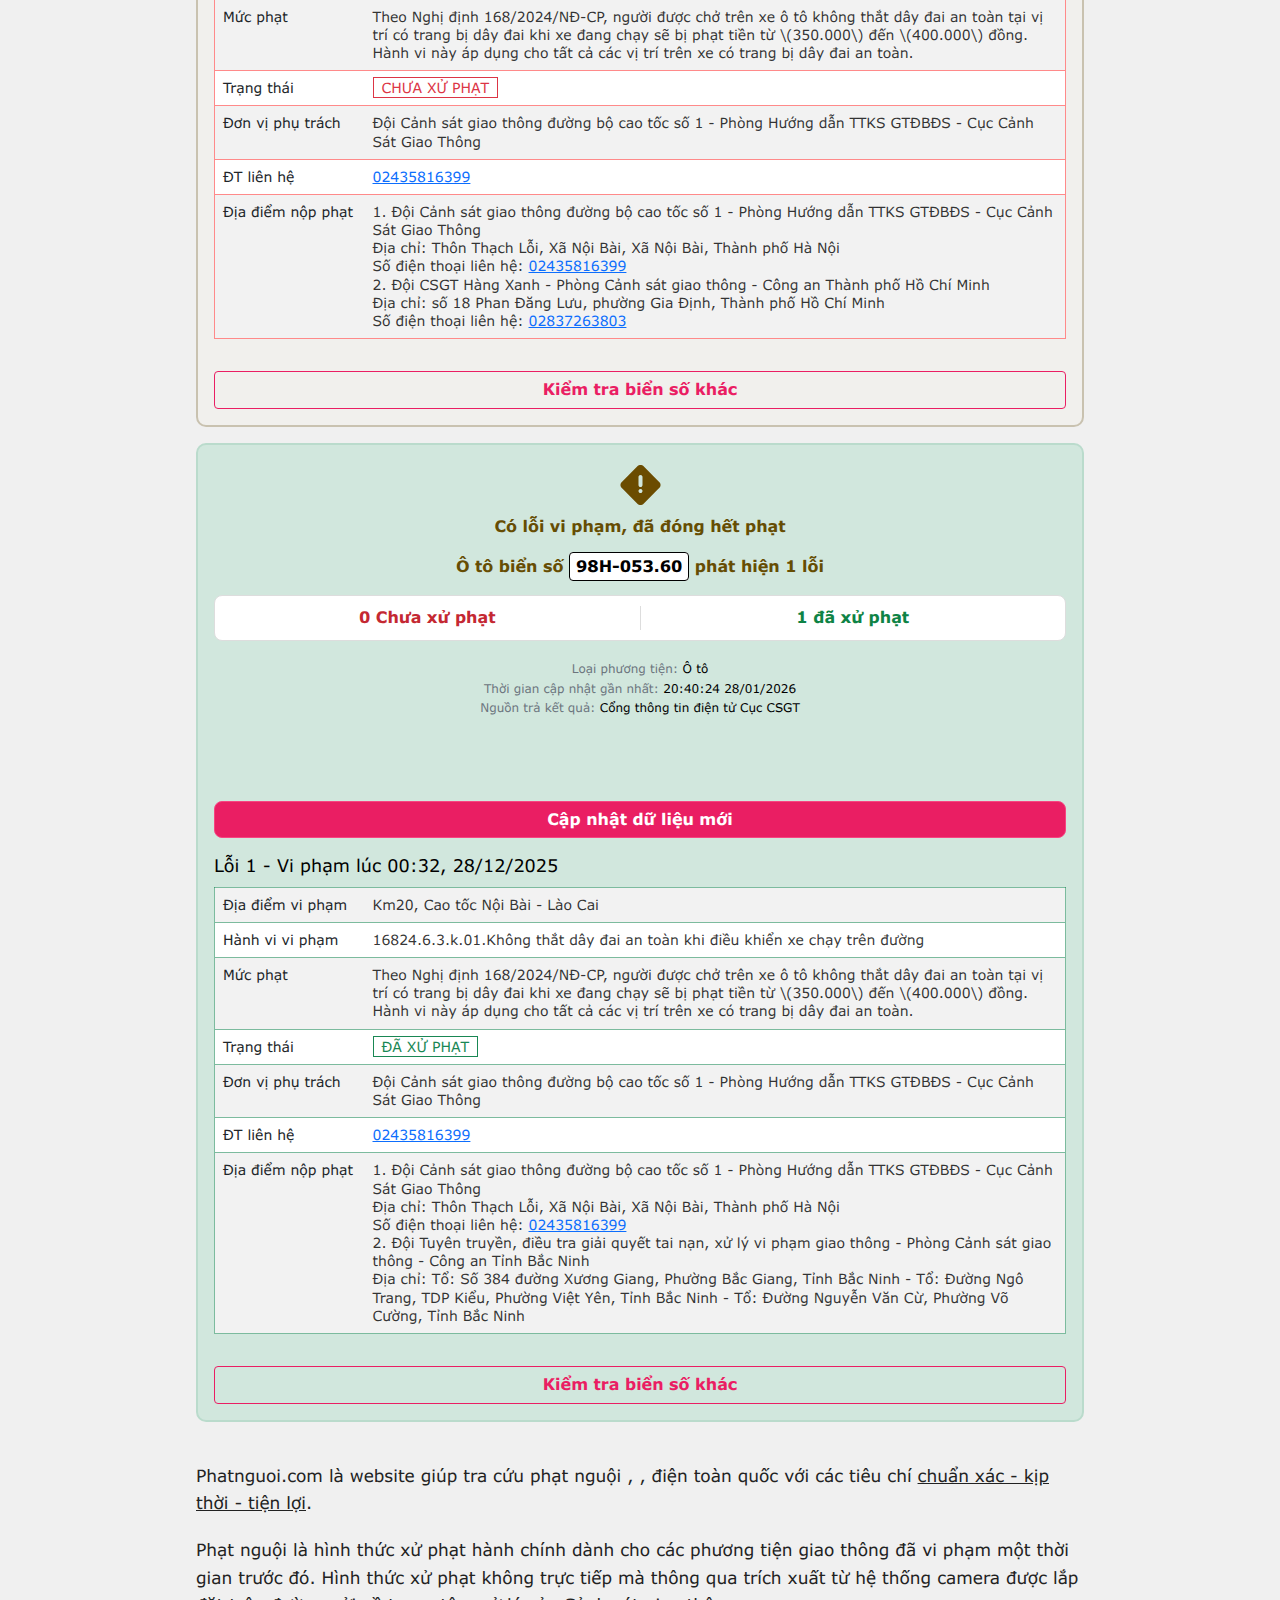
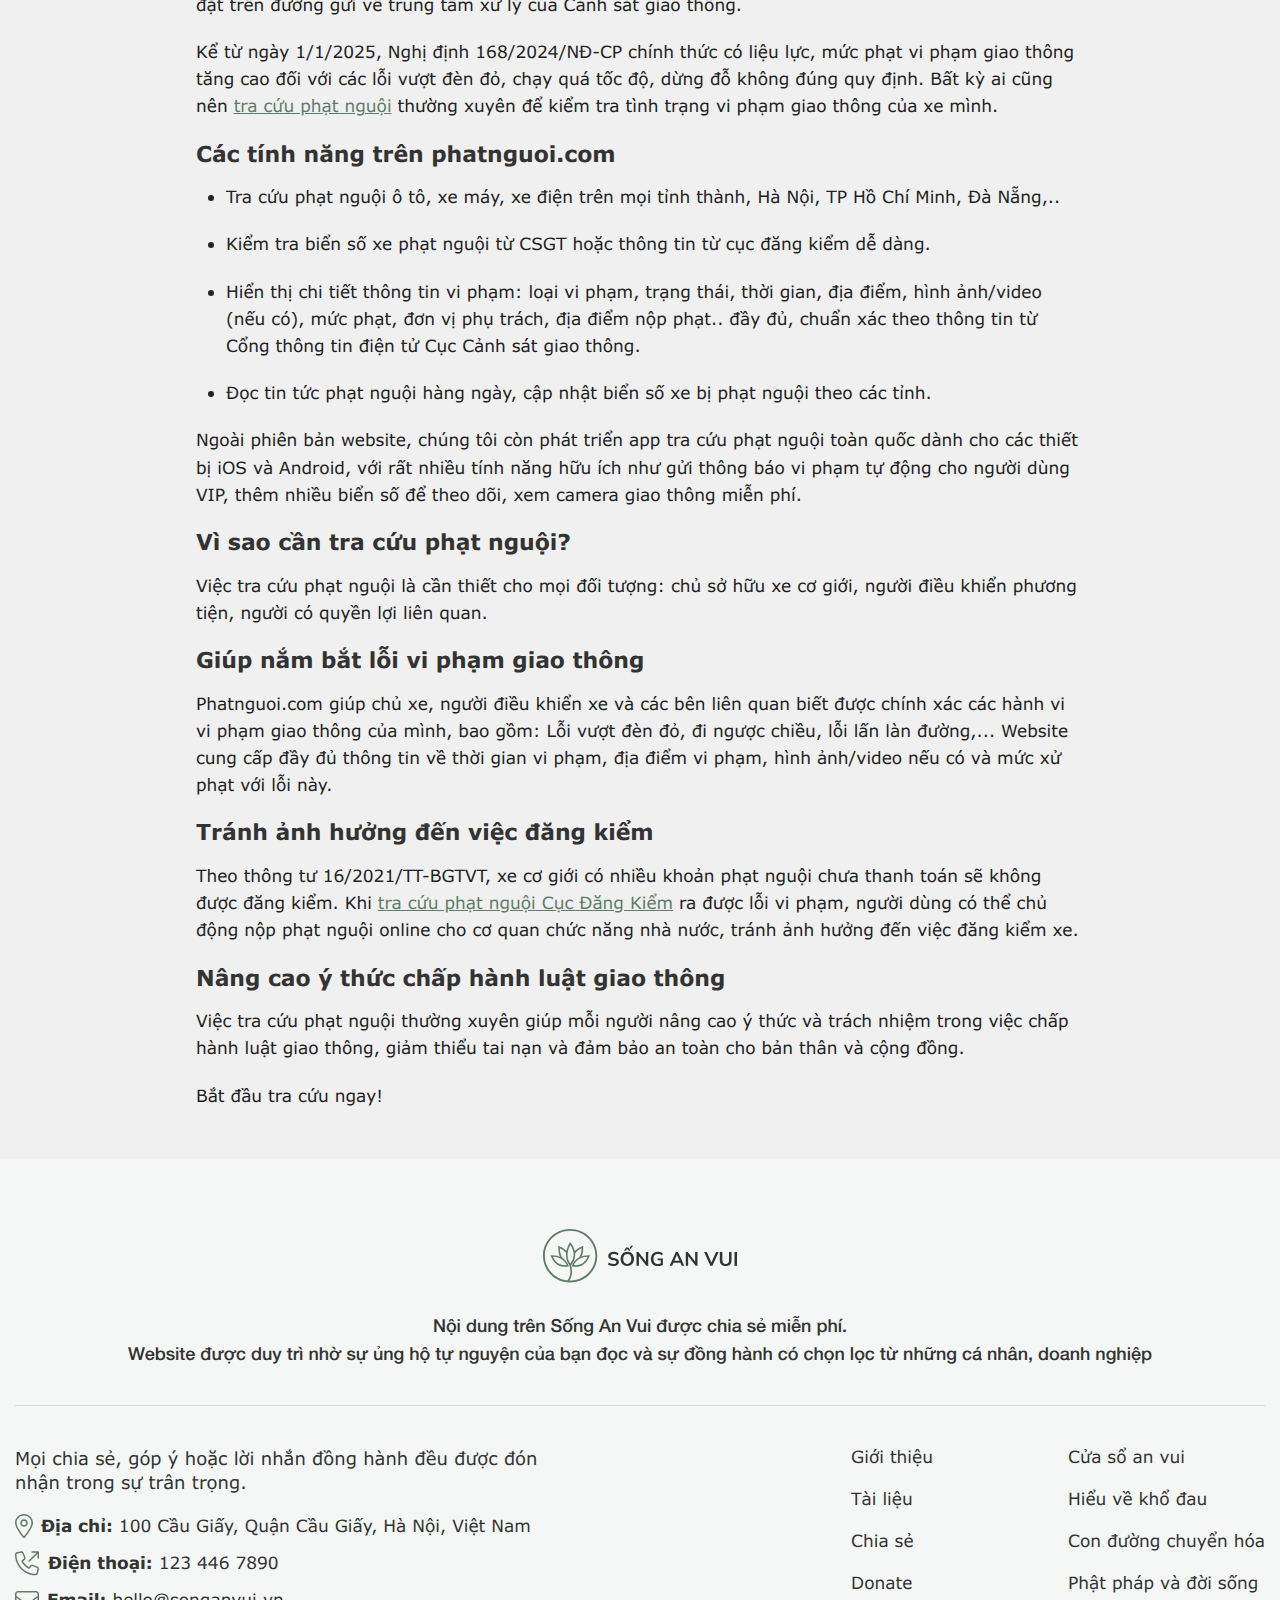
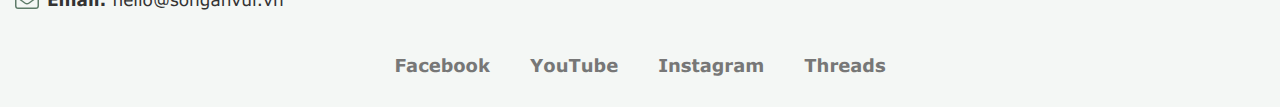
<file: phat_nguoi.html>
<!DOCTYPE html>
<html lang="vi">
    <head>
        <meta charset="UTF-8" />
        <meta http-equiv="X-UA-Compatible" content="IE=edge" />
        <meta name="viewport" content="width=device-width, initial-scale=1.0" />
        <!-- favicon -->
        
        <!-- end favicon -->
        <title>Kênh truyền thông sống An Vui và Hạnh Phúc</title>
        <link rel="stylesheet" href="./lib/swiper/swiper-bundle.min.css" />
        <!-- <link rel="stylesheet" href="./lib/fancybox/jquery.fancybox.min.css" /> -->
        <link rel="stylesheet" href="./css/style.css" />
        <script src="./lib/jquery/jquery-3.7.1.min.js"></script>
    </head>

    <body>
        
        <!-- header -->
        <header id="header" class="header relative z-50 js__stickyHeader border-b-d1">
            <!-- pc -->
            <div class="d-3xl-block d-xl-none">
                <div class="header-desk relative z-20 w-wrapper">
                    <div class="header-desk__container w-1280 d-3xl-flex items-center justify-between py-24">
                        <!-- left -->
                        <div class="header-desk__left flex-0">
                            <a href="#" class="header-desk__logo d-3xl-flex items-center">
                                <img src="./images/svg/logo-2.svg" alt="Logo Sống An Vui" loading="lazy">
                            </a>
                        </div>
                        <!-- end left -->
                        <!-- right -->
                        <div class="header-desk__right flex-1 pl-20 d-3xl-flex items-center justify-between">
                            <!-- menu -->
                            <div class="menu d-3xl-flex items-center justify-end flex-1 text-gray-33">
                                <!-- item -->
                                <div class="menu-item px-12 relative active">
                                    <!-- heading -->
                                    <div class="menu-heading d-3xl-flex items-center">
                                        <a href="#" class="menu-heading__text fs-18">Giới thiệu</a>
                                    </div>
                                    <!-- end heading -->
                                </div>
                                <!-- end item -->
                                <!-- item -->
                                <div class="menu-item px-12 relative">
                                    <!-- heading -->
                                    <div class="menu-heading d-3xl-flex items-center">
                                        <a href="#" class="menu-heading__text flex-1 fs-17 pr-4">Cửa sổ An Vui</a>
                                        <div class="menu-heading__icon flex-0 icon-10">
                                            <img src="./images/svg/arrow-down-gray.svg" alt="">
                                        </div>
                                    </div>
                                    <!-- end heading -->

                                    <!-- container -->
                                    <div class="menu-container absolute scroll">
                                        <ul class="menu-block__dropdown">
                                            <!-- item -->
                                            <li class="dropdown-item js__dropdownItem">
                                                <a href="#" class="dropdown-link flex-1 fs-16">Giới thiệu về tổ chức</a>
                                            </li>
                                            <!-- end item -->
                                            <!-- item -->
                                            <li class="dropdown-item js__dropdownItem">
                                                <a href="#" class="dropdown-link flex-1 fs-16">Cơ cấu tổ chức và Ban Chấp hành</a>
                                            </li>
                                            <!-- end item -->
                                            
                                        </ul>
                                    </div>
                                    <!-- end container -->
                                </div>
                                <!-- end item -->
                                <!-- item -->
                                <div class="menu-item px-12 relative">
                                    <!-- heading -->
                                    <div class="menu-heading d-3xl-flex items-center">
                                        <a href="#" class="menu-heading__text flex-1 fs-17 pr-4">Hiểu về khổ đau</a>
                                        <div class="menu-heading__icon flex-0 icon-10">
                                            <img src="./images/svg/arrow-down-gray.svg" alt="">
                                        </div>
                                    </div>
                                    <!-- end heading -->

                                    <!-- container -->
                                    <div class="menu-container absolute scroll">
                                        <ul class="menu-block__dropdown">
                                            <!-- item -->
                                            <li class="dropdown-item js__dropdownItem">
                                                <a href="#" class="dropdown-link flex-1 fs-16">Giới thiệu về tổ chức</a>
                                            </li>
                                            <!-- end item -->
                                            <!-- item -->
                                            <li class="dropdown-item js__dropdownItem">
                                                <a href="#" class="dropdown-link flex-1 fs-16">Cơ cấu tổ chức và Ban Chấp hành</a>
                                            </li>
                                            <!-- end item -->
                                            
                                        </ul>
                                    </div>
                                    <!-- end container -->
                                </div>
                                <!-- end item -->
                                <!-- item -->
                                <div class="menu-item px-12 relative">
                                    <!-- heading -->
                                    <div class="menu-heading d-3xl-flex items-center">
                                        <a href="#" class="menu-heading__text flex-1 fs-17 pr-4">Con đường chuyển hóa</a>
                                        <div class="menu-heading__icon flex-0 icon-10">
                                            <img src="./images/svg/arrow-down-gray.svg" alt="">
                                        </div>
                                    </div>
                                    <!-- end heading -->

                                    <!-- container -->
                                    <div class="menu-container absolute scroll">
                                        <ul class="menu-block__dropdown">
                                            <!-- item -->
                                            <li class="dropdown-item js__dropdownItem">
                                                <a href="#" class="dropdown-link flex-1 fs-16">Giới thiệu về tổ chức</a>
                                            </li>
                                            <!-- end item -->
                                            <!-- item -->
                                            <li class="dropdown-item js__dropdownItem">
                                                <a href="#" class="dropdown-link flex-1 fs-16">Cơ cấu tổ chức và Ban Chấp hành</a>
                                            </li>
                                            <!-- end item -->
                                            
                                        </ul>
                                    </div>
                                    <!-- end container -->
                                </div>
                                <!-- end item -->
                                <!-- item -->
                                <div class="menu-item px-12 relative">
                                    <!-- heading -->
                                    <div class="menu-heading d-3xl-flex items-center">
                                        <a href="#" class="menu-heading__text flex-1 fs-17 pr-4">Pháp luật và đời sống</a>
                                        <div class="menu-heading__icon flex-0 icon-10">
                                            <img src="./images/svg/arrow-down-gray.svg" alt="">
                                        </div>
                                    </div>
                                    <!-- end heading -->

                                    <!-- container -->
                                    <div class="menu-container absolute scroll">
                                        <ul class="menu-block__dropdown">
                                            <!-- item -->
                                            <li class="dropdown-item js__dropdownItem">
                                                <a href="#" class="dropdown-link flex-1 fs-16">Giới thiệu về tổ chức</a>
                                            </li>
                                            <!-- end item -->
                                            <!-- item -->
                                            <li class="dropdown-item js__dropdownItem">
                                                <a href="#" class="dropdown-link flex-1 fs-16">Cơ cấu tổ chức và Ban Chấp hành</a>
                                            </li>
                                            <!-- end item -->
                                            
                                        </ul>
                                    </div>
                                    <!-- end container -->
                                </div>
                                <!-- end item -->
                                <!-- item -->
                                <div class="menu-item px-12 relative">
                                    <!-- heading -->
                                    <div class="menu-heading d-3xl-flex items-center">
                                        <a href="#" class="menu-heading__text flex-1 fs-17 pr-4">Chia sẻ</a>
                                        <div class="menu-heading__icon flex-0 icon-10">
                                            <img src="./images/svg/arrow-down-gray.svg" alt="">
                                        </div>
                                    </div>
                                    <!-- end heading -->

                                    <!-- container -->
                                    <div class="menu-container absolute scroll">
                                        <ul class="menu-block__dropdown">
                                            <!-- item -->
                                            <li class="dropdown-item js__dropdownItem">
                                                <a href="#" class="dropdown-link flex-1 fs-16">Giới thiệu về tổ chức</a>
                                            </li>
                                            <!-- end item -->
                                            <!-- item -->
                                            <li class="dropdown-item js__dropdownItem">
                                                <a href="#" class="dropdown-link flex-1 fs-16">Cơ cấu tổ chức và Ban Chấp hành</a>
                                            </li>
                                            <!-- end item -->
                                            
                                        </ul>
                                    </div>
                                    <!-- end container -->
                                </div>
                                <!-- end item -->
                               
                            </div>
                            <!-- end menu -->
                            <!-- search -->
                            <div class="action-item serach-pc js__searchPc flex-0 ml-40">
                                <!-- icon -->
                                <div class="action-item__event serach-pc__event js__searchPcIcon d-3xl-flex items-center pointer">
                                    <div class="action-item__icon serach-pc__icon flex-0 mr-8 icon-16">
                                        <img src="./images/svg/search-gray.svg" alt="">
                                    </div>
                                </div>
                                <!-- end icon -->
                                <!-- form -->
                                <div class="serach-pc__form js__formSearchPc">
                                    <form action="" class="relative">
                                        <div class="d-3xl-flex items-center w-full">
                                            <input type="text" class="search-input fs-16 w-full h-full js__focusSearchPc" placeholder="Search...">
                                            <button class="search-btn">
                                                <img src="./images/svg/search-w.svg" alt="">
                                            </button>
                                        </div>
                                    </form>
                                </div>
                                <!-- end form -->
                            </div>
                            <!-- end search -->
                        </div>
                        <!-- end right -->
                    </div>

                </div>
            </div>
            <!-- end pc -->
             
            <!-- mb -->
            <div class="d-3xl-none d-xl-block">
                <div class="header-mb w-wrapper relative z-10">
                    <!-- top -->
                    <div class="header-mb-top py-10">
                        <div class="header-mb-top__container w-1280 d-3xl-flex items-center">
                            <!-- left -->
                            <div class="header-mb-top__left flex-1">
                                <div class="icon-bar js__clickShowMenuMb p-10">
                                    <img src="./images/svg/bar-gray.svg" alt="" loading="lazy">
                                </div>
                                <div class="sub-menu-mb js__subMenuMb">
                                    <div class="sub-menu-mb__close js__closeSubMenuMb d-3xl-flex items-center">
                                        <img src="./images/svg/close-w.svg" alt="" loading="lazy">
                                    </div>
                                    <div class="sub-menu-mb__container px-15 pb-15 scroll">
                                        <ul class="sub-menu-mb__list js__subMenuMbContainer">

                                            <!-- item -->
                                            <li class="sub-menu-mb__item js__subMenuMbItem">
                                                <!-- heading -->
                                                <div class="sub-menu-mb__heading d-3xl-flex items-center justify-between">
                                                    <a href="#" class="link d-3xl-flex items-center flex-1">
                                                        
                                                        <p class="flex-1 text fw-500 fs-18 px-10 font-helvertical-neue">Giới thiệu</p>
                                                    </a>
                                                    <div class="flex-0 arrow-icon js__showSubMenuMbItem">
                                                        <img src="./images/svg/arrow-down-gray.svg" alt="">
                                                    </div>
                                                </div>
                                                <!-- end heading -->

                                                <!-- dropwdown -->
                                                <div class="sub-menu-mb__dropdown js__subMenuMbDropdown">
                                                    <!-- heading -->
                                                    <div class="sub-menu-mb__dropdown-heading d-3xl-flex items-center justify-between">
                                                        <a href="#" class="link d-3xl-flex items-center flex-1">
                                                            Tầm nhìn và sứ mệnh
                                                        </a>
                                                        <div class="flex-0 arrow-icon js__showSubMenuMbDropdown">
                                                            <img src="./images/svg/arrow-down-gray.svg" alt="">
                                                        </div>
                                                    </div>
                                                    <!-- end heading -->

                                                    <!-- dropdown children -->
                                                    <ul class="sub-menu-mb__dropdownChildren">
                                                        <!-- item -->
                                                        <li class="sub-menu-mb__dropdownChildren-item">
                                                            <a href="#" class="sub-menu-mb__dropdownChildren-link">
                                                                Tư vấn pháp lý cho doanh nghiệp
                                                            </a>
                                                        </li>
                                                        <!-- end item -->
                                                        <!-- item -->
                                                        <li class="sub-menu-mb__dropdownChildren-item">
                                                            <a href="#" class="sub-menu-mb__dropdownChildren-link">
                                                                Soạn thảo & rà soát hợp đồng
                                                            </a>
                                                        </li>
                                                        <!-- end item -->
                                                        <!-- item -->
                                                        <li class="sub-menu-mb__dropdownChildren-item">
                                                            <a href="#" class="sub-menu-mb__dropdownChildren-link">
                                                                Giải quyết tranh chấp thương mại
                                                            </a>
                                                        </li>
                                                        <!-- end item -->
                                                    </ul>
                                                    <!-- end dropdown children -->
                                                </div>
                                                <!-- end dropwdown -->

                                                <!-- dropwdown -->
                                                <div class="sub-menu-mb__dropdown js__subMenuMbDropdown">
                                                    <!-- heading -->
                                                    <div class="sub-menu-mb__dropdown-heading d-3xl-flex items-center justify-between">
                                                        <a href="#" class="link d-3xl-flex items-center flex-1">
                                                            Tầm nhìn và sứ mệnh
                                                        </a>
                                                        <div class="flex-0 arrow-icon js__showSubMenuMbDropdown">
                                                            <img src="./images/svg/arrow-down-gray.svg" alt="">
                                                        </div>
                                                    </div>
                                                    <!-- end heading -->

                                                    <!-- dropdown children -->
                                                    <ul class="sub-menu-mb__dropdownChildren">
                                                        <!-- item -->
                                                        <li class="sub-menu-mb__dropdownChildren-item">
                                                            <a href="#" class="sub-menu-mb__dropdownChildren-link">
                                                                Tư vấn pháp lý cho doanh nghiệp
                                                            </a>
                                                        </li>
                                                        <!-- end item -->
                                                        <!-- item -->
                                                        <li class="sub-menu-mb__dropdownChildren-item">
                                                            <a href="#" class="sub-menu-mb__dropdownChildren-link">
                                                                Soạn thảo & rà soát hợp đồng
                                                            </a>
                                                        </li>
                                                        <!-- end item -->
                                                        <!-- item -->
                                                        <li class="sub-menu-mb__dropdownChildren-item">
                                                            <a href="#" class="sub-menu-mb__dropdownChildren-link">
                                                                Giải quyết tranh chấp thương mại
                                                            </a>
                                                        </li>
                                                        <!-- end item -->
                                                    </ul>
                                                    <!-- end dropdown children -->
                                                </div>
                                                <!-- end dropwdown -->

                                                <!-- dropwdown -->
                                                <div class="sub-menu-mb__dropdown js__subMenuMbDropdown">
                                                    <!-- heading -->
                                                    <div class="sub-menu-mb__dropdown-heading d-3xl-flex items-center justify-between">
                                                        <a href="#" class="link d-3xl-flex items-center flex-1">
                                                            Tầm nhìn và sứ mệnh
                                                        </a>
                                                        <div class="flex-0 arrow-icon js__showSubMenuMbDropdown">
                                                            <img src="./images/svg/arrow-down-gray.svg" alt="">
                                                        </div>
                                                    </div>
                                                    <!-- end heading -->

                                                    <!-- dropdown children -->
                                                    <ul class="sub-menu-mb__dropdownChildren">
                                                        <!-- item -->
                                                        <li class="sub-menu-mb__dropdownChildren-item">
                                                            <a href="#" class="sub-menu-mb__dropdownChildren-link">
                                                                Tư vấn pháp lý cho doanh nghiệp
                                                            </a>
                                                        </li>
                                                        <!-- end item -->
                                                        <!-- item -->
                                                        <li class="sub-menu-mb__dropdownChildren-item">
                                                            <a href="#" class="sub-menu-mb__dropdownChildren-link">
                                                                Soạn thảo & rà soát hợp đồng
                                                            </a>
                                                        </li>
                                                        <!-- end item -->
                                                        <!-- item -->
                                                        <li class="sub-menu-mb__dropdownChildren-item">
                                                            <a href="#" class="sub-menu-mb__dropdownChildren-link">
                                                                Giải quyết tranh chấp thương mại
                                                            </a>
                                                        </li>
                                                        <!-- end item -->
                                                    </ul>
                                                    <!-- end dropdown children -->
                                                </div>
                                                <!-- end dropwdown -->

                                                
                                                 
                                            </li>
                                            <!-- end item -->

                                            <!-- item -->
                                            <li class="sub-menu-mb__item js__subMenuMbItem">
                                                <!-- heading -->
                                                <div class="sub-menu-mb__heading d-3xl-flex items-center justify-between">
                                                    <a href="#" class="link d-3xl-flex items-center flex-1">
                                                        
                                                        <p class="flex-1 text fw-500 fs-18 px-10 font-helvertical-neue">Giới thiệu</p>
                                                    </a>
                                                    <div class="flex-0 arrow-icon js__showSubMenuMbItem">
                                                        <img src="./images/svg/arrow-down-gray.svg" alt="">
                                                    </div>
                                                </div>
                                                <!-- end heading -->

                                                <!-- dropwdown -->
                                                <div class="sub-menu-mb__dropdown js__subMenuMbDropdown">
                                                    <!-- heading -->
                                                    <div class="sub-menu-mb__dropdown-heading d-3xl-flex items-center justify-between">
                                                        <a href="#" class="link d-3xl-flex items-center flex-1">
                                                            Tầm nhìn và sứ mệnh
                                                        </a>
                                                        <div class="flex-0 arrow-icon js__showSubMenuMbDropdown">
                                                            <img src="./images/svg/arrow-down-gray.svg" alt="">
                                                        </div>
                                                    </div>
                                                    <!-- end heading -->

                                                    <!-- dropdown children -->
                                                    <ul class="sub-menu-mb__dropdownChildren">
                                                        <!-- item -->
                                                        <li class="sub-menu-mb__dropdownChildren-item">
                                                            <a href="#" class="sub-menu-mb__dropdownChildren-link">
                                                                Tư vấn pháp lý cho doanh nghiệp
                                                            </a>
                                                        </li>
                                                        <!-- end item -->
                                                        <!-- item -->
                                                        <li class="sub-menu-mb__dropdownChildren-item">
                                                            <a href="#" class="sub-menu-mb__dropdownChildren-link">
                                                                Soạn thảo & rà soát hợp đồng
                                                            </a>
                                                        </li>
                                                        <!-- end item -->
                                                        <!-- item -->
                                                        <li class="sub-menu-mb__dropdownChildren-item">
                                                            <a href="#" class="sub-menu-mb__dropdownChildren-link">
                                                                Giải quyết tranh chấp thương mại
                                                            </a>
                                                        </li>
                                                        <!-- end item -->
                                                    </ul>
                                                    <!-- end dropdown children -->
                                                </div>
                                                <!-- end dropwdown -->

                                                <!-- dropwdown -->
                                                <div class="sub-menu-mb__dropdown js__subMenuMbDropdown">
                                                    <!-- heading -->
                                                    <div class="sub-menu-mb__dropdown-heading d-3xl-flex items-center justify-between">
                                                        <a href="#" class="link d-3xl-flex items-center flex-1">
                                                            Tầm nhìn và sứ mệnh
                                                        </a>
                                                        <div class="flex-0 arrow-icon js__showSubMenuMbDropdown">
                                                            <img src="./images/svg/arrow-down-gray.svg" alt="">
                                                        </div>
                                                    </div>
                                                    <!-- end heading -->

                                                    <!-- dropdown children -->
                                                    <ul class="sub-menu-mb__dropdownChildren">
                                                        <!-- item -->
                                                        <li class="sub-menu-mb__dropdownChildren-item">
                                                            <a href="#" class="sub-menu-mb__dropdownChildren-link">
                                                                Tư vấn pháp lý cho doanh nghiệp
                                                            </a>
                                                        </li>
                                                        <!-- end item -->
                                                        <!-- item -->
                                                        <li class="sub-menu-mb__dropdownChildren-item">
                                                            <a href="#" class="sub-menu-mb__dropdownChildren-link">
                                                                Soạn thảo & rà soát hợp đồng
                                                            </a>
                                                        </li>
                                                        <!-- end item -->
                                                        <!-- item -->
                                                        <li class="sub-menu-mb__dropdownChildren-item">
                                                            <a href="#" class="sub-menu-mb__dropdownChildren-link">
                                                                Giải quyết tranh chấp thương mại
                                                            </a>
                                                        </li>
                                                        <!-- end item -->
                                                    </ul>
                                                    <!-- end dropdown children -->
                                                </div>
                                                <!-- end dropwdown -->

                                                <!-- dropwdown -->
                                                <div class="sub-menu-mb__dropdown js__subMenuMbDropdown">
                                                    <!-- heading -->
                                                    <div class="sub-menu-mb__dropdown-heading d-3xl-flex items-center justify-between">
                                                        <a href="#" class="link d-3xl-flex items-center flex-1">
                                                            Tầm nhìn và sứ mệnh
                                                        </a>
                                                        <div class="flex-0 arrow-icon js__showSubMenuMbDropdown">
                                                            <img src="./images/svg/arrow-down-gray.svg" alt="">
                                                        </div>
                                                    </div>
                                                    <!-- end heading -->

                                                    <!-- dropdown children -->
                                                    <ul class="sub-menu-mb__dropdownChildren">
                                                        <!-- item -->
                                                        <li class="sub-menu-mb__dropdownChildren-item">
                                                            <a href="#" class="sub-menu-mb__dropdownChildren-link">
                                                                Tư vấn pháp lý cho doanh nghiệp
                                                            </a>
                                                        </li>
                                                        <!-- end item -->
                                                        <!-- item -->
                                                        <li class="sub-menu-mb__dropdownChildren-item">
                                                            <a href="#" class="sub-menu-mb__dropdownChildren-link">
                                                                Soạn thảo & rà soát hợp đồng
                                                            </a>
                                                        </li>
                                                        <!-- end item -->
                                                        <!-- item -->
                                                        <li class="sub-menu-mb__dropdownChildren-item">
                                                            <a href="#" class="sub-menu-mb__dropdownChildren-link">
                                                                Giải quyết tranh chấp thương mại
                                                            </a>
                                                        </li>
                                                        <!-- end item -->
                                                    </ul>
                                                    <!-- end dropdown children -->
                                                </div>
                                                <!-- end dropwdown -->

                                                
                                                 
                                            </li>
                                            <!-- end item -->

                                            <!-- item -->
                                            <li class="sub-menu-mb__item js__subMenuMbItem">
                                                <!-- heading -->
                                                <div class="sub-menu-mb__heading d-3xl-flex items-center justify-between">
                                                    <a href="#" class="link d-3xl-flex items-center flex-1">
                                                        
                                                        <p class="flex-1 text fw-500 fs-18 px-10 font-helvertical-neue">Giới thiệu</p>
                                                    </a>
                                                    <div class="flex-0 arrow-icon js__showSubMenuMbItem">
                                                        <img src="./images/svg/arrow-down-gray.svg" alt="">
                                                    </div>
                                                </div>
                                                <!-- end heading -->

                                                <!-- dropwdown -->
                                                <div class="sub-menu-mb__dropdown js__subMenuMbDropdown">
                                                    <!-- heading -->
                                                    <div class="sub-menu-mb__dropdown-heading d-3xl-flex items-center justify-between">
                                                        <a href="#" class="link d-3xl-flex items-center flex-1">
                                                            Tầm nhìn và sứ mệnh
                                                        </a>
                                                        <div class="flex-0 arrow-icon js__showSubMenuMbDropdown">
                                                            <img src="./images/svg/arrow-down-gray.svg" alt="">
                                                        </div>
                                                    </div>
                                                    <!-- end heading -->

                                                    <!-- dropdown children -->
                                                    <ul class="sub-menu-mb__dropdownChildren">
                                                        <!-- item -->
                                                        <li class="sub-menu-mb__dropdownChildren-item">
                                                            <a href="#" class="sub-menu-mb__dropdownChildren-link">
                                                                Tư vấn pháp lý cho doanh nghiệp
                                                            </a>
                                                        </li>
                                                        <!-- end item -->
                                                        <!-- item -->
                                                        <li class="sub-menu-mb__dropdownChildren-item">
                                                            <a href="#" class="sub-menu-mb__dropdownChildren-link">
                                                                Soạn thảo & rà soát hợp đồng
                                                            </a>
                                                        </li>
                                                        <!-- end item -->
                                                        <!-- item -->
                                                        <li class="sub-menu-mb__dropdownChildren-item">
                                                            <a href="#" class="sub-menu-mb__dropdownChildren-link">
                                                                Giải quyết tranh chấp thương mại
                                                            </a>
                                                        </li>
                                                        <!-- end item -->
                                                    </ul>
                                                    <!-- end dropdown children -->
                                                </div>
                                                <!-- end dropwdown -->

                                                <!-- dropwdown -->
                                                <div class="sub-menu-mb__dropdown js__subMenuMbDropdown">
                                                    <!-- heading -->
                                                    <div class="sub-menu-mb__dropdown-heading d-3xl-flex items-center justify-between">
                                                        <a href="#" class="link d-3xl-flex items-center flex-1">
                                                            Tầm nhìn và sứ mệnh
                                                        </a>
                                                        <div class="flex-0 arrow-icon js__showSubMenuMbDropdown">
                                                            <img src="./images/svg/arrow-down-gray.svg" alt="">
                                                        </div>
                                                    </div>
                                                    <!-- end heading -->

                                                    <!-- dropdown children -->
                                                    <ul class="sub-menu-mb__dropdownChildren">
                                                        <!-- item -->
                                                        <li class="sub-menu-mb__dropdownChildren-item">
                                                            <a href="#" class="sub-menu-mb__dropdownChildren-link">
                                                                Tư vấn pháp lý cho doanh nghiệp
                                                            </a>
                                                        </li>
                                                        <!-- end item -->
                                                        <!-- item -->
                                                        <li class="sub-menu-mb__dropdownChildren-item">
                                                            <a href="#" class="sub-menu-mb__dropdownChildren-link">
                                                                Soạn thảo & rà soát hợp đồng
                                                            </a>
                                                        </li>
                                                        <!-- end item -->
                                                        <!-- item -->
                                                        <li class="sub-menu-mb__dropdownChildren-item">
                                                            <a href="#" class="sub-menu-mb__dropdownChildren-link">
                                                                Giải quyết tranh chấp thương mại
                                                            </a>
                                                        </li>
                                                        <!-- end item -->
                                                    </ul>
                                                    <!-- end dropdown children -->
                                                </div>
                                                <!-- end dropwdown -->

                                                <!-- dropwdown -->
                                                <div class="sub-menu-mb__dropdown js__subMenuMbDropdown">
                                                    <!-- heading -->
                                                    <div class="sub-menu-mb__dropdown-heading d-3xl-flex items-center justify-between">
                                                        <a href="#" class="link d-3xl-flex items-center flex-1">
                                                            Tầm nhìn và sứ mệnh
                                                        </a>
                                                        <div class="flex-0 arrow-icon js__showSubMenuMbDropdown">
                                                            <img src="./images/svg/arrow-down-gray.svg" alt="">
                                                        </div>
                                                    </div>
                                                    <!-- end heading -->

                                                    <!-- dropdown children -->
                                                    <ul class="sub-menu-mb__dropdownChildren">
                                                        <!-- item -->
                                                        <li class="sub-menu-mb__dropdownChildren-item">
                                                            <a href="#" class="sub-menu-mb__dropdownChildren-link">
                                                                Tư vấn pháp lý cho doanh nghiệp
                                                            </a>
                                                        </li>
                                                        <!-- end item -->
                                                        <!-- item -->
                                                        <li class="sub-menu-mb__dropdownChildren-item">
                                                            <a href="#" class="sub-menu-mb__dropdownChildren-link">
                                                                Soạn thảo & rà soát hợp đồng
                                                            </a>
                                                        </li>
                                                        <!-- end item -->
                                                        <!-- item -->
                                                        <li class="sub-menu-mb__dropdownChildren-item">
                                                            <a href="#" class="sub-menu-mb__dropdownChildren-link">
                                                                Giải quyết tranh chấp thương mại
                                                            </a>
                                                        </li>
                                                        <!-- end item -->
                                                    </ul>
                                                    <!-- end dropdown children -->
                                                </div>
                                                <!-- end dropwdown -->

                                                
                                                 
                                            </li>
                                            <!-- end item -->

                                            <!-- item -->
                                            <li class="sub-menu-mb__item js__subMenuMbItem">
                                                <!-- heading -->
                                                <div class="sub-menu-mb__heading d-3xl-flex items-center justify-between">
                                                    <a href="#" class="link d-3xl-flex items-center flex-1">
                                                        
                                                        <p class="flex-1 text fw-500 fs-18 px-10 font-helvertical-neue">Giới thiệu</p>
                                                    </a>
                                                    <div class="flex-0 arrow-icon js__showSubMenuMbItem">
                                                        <img src="./images/svg/arrow-down-gray.svg" alt="">
                                                    </div>
                                                </div>
                                                <!-- end heading -->

                                                <!-- dropwdown -->
                                                <div class="sub-menu-mb__dropdown js__subMenuMbDropdown">
                                                    <!-- heading -->
                                                    <div class="sub-menu-mb__dropdown-heading d-3xl-flex items-center justify-between">
                                                        <a href="#" class="link d-3xl-flex items-center flex-1">
                                                            Tầm nhìn và sứ mệnh
                                                        </a>
                                                        <div class="flex-0 arrow-icon js__showSubMenuMbDropdown">
                                                            <img src="./images/svg/arrow-down-gray.svg" alt="">
                                                        </div>
                                                    </div>
                                                    <!-- end heading -->

                                                    <!-- dropdown children -->
                                                    <ul class="sub-menu-mb__dropdownChildren">
                                                        <!-- item -->
                                                        <li class="sub-menu-mb__dropdownChildren-item">
                                                            <a href="#" class="sub-menu-mb__dropdownChildren-link">
                                                                Tư vấn pháp lý cho doanh nghiệp
                                                            </a>
                                                        </li>
                                                        <!-- end item -->
                                                        <!-- item -->
                                                        <li class="sub-menu-mb__dropdownChildren-item">
                                                            <a href="#" class="sub-menu-mb__dropdownChildren-link">
                                                                Soạn thảo & rà soát hợp đồng
                                                            </a>
                                                        </li>
                                                        <!-- end item -->
                                                        <!-- item -->
                                                        <li class="sub-menu-mb__dropdownChildren-item">
                                                            <a href="#" class="sub-menu-mb__dropdownChildren-link">
                                                                Giải quyết tranh chấp thương mại
                                                            </a>
                                                        </li>
                                                        <!-- end item -->
                                                    </ul>
                                                    <!-- end dropdown children -->
                                                </div>
                                                <!-- end dropwdown -->

                                                <!-- dropwdown -->
                                                <div class="sub-menu-mb__dropdown js__subMenuMbDropdown">
                                                    <!-- heading -->
                                                    <div class="sub-menu-mb__dropdown-heading d-3xl-flex items-center justify-between">
                                                        <a href="#" class="link d-3xl-flex items-center flex-1">
                                                            Tầm nhìn và sứ mệnh
                                                        </a>
                                                        <div class="flex-0 arrow-icon js__showSubMenuMbDropdown">
                                                            <img src="./images/svg/arrow-down-gray.svg" alt="">
                                                        </div>
                                                    </div>
                                                    <!-- end heading -->

                                                    <!-- dropdown children -->
                                                    <ul class="sub-menu-mb__dropdownChildren">
                                                        <!-- item -->
                                                        <li class="sub-menu-mb__dropdownChildren-item">
                                                            <a href="#" class="sub-menu-mb__dropdownChildren-link">
                                                                Tư vấn pháp lý cho doanh nghiệp
                                                            </a>
                                                        </li>
                                                        <!-- end item -->
                                                        <!-- item -->
                                                        <li class="sub-menu-mb__dropdownChildren-item">
                                                            <a href="#" class="sub-menu-mb__dropdownChildren-link">
                                                                Soạn thảo & rà soát hợp đồng
                                                            </a>
                                                        </li>
                                                        <!-- end item -->
                                                        <!-- item -->
                                                        <li class="sub-menu-mb__dropdownChildren-item">
                                                            <a href="#" class="sub-menu-mb__dropdownChildren-link">
                                                                Giải quyết tranh chấp thương mại
                                                            </a>
                                                        </li>
                                                        <!-- end item -->
                                                    </ul>
                                                    <!-- end dropdown children -->
                                                </div>
                                                <!-- end dropwdown -->

                                                <!-- dropwdown -->
                                                <div class="sub-menu-mb__dropdown js__subMenuMbDropdown">
                                                    <!-- heading -->
                                                    <div class="sub-menu-mb__dropdown-heading d-3xl-flex items-center justify-between">
                                                        <a href="#" class="link d-3xl-flex items-center flex-1">
                                                            Tầm nhìn và sứ mệnh
                                                        </a>
                                                        <div class="flex-0 arrow-icon js__showSubMenuMbDropdown">
                                                            <img src="./images/svg/arrow-down-gray.svg" alt="">
                                                        </div>
                                                    </div>
                                                    <!-- end heading -->

                                                    <!-- dropdown children -->
                                                    <ul class="sub-menu-mb__dropdownChildren">
                                                        <!-- item -->
                                                        <li class="sub-menu-mb__dropdownChildren-item">
                                                            <a href="#" class="sub-menu-mb__dropdownChildren-link">
                                                                Tư vấn pháp lý cho doanh nghiệp
                                                            </a>
                                                        </li>
                                                        <!-- end item -->
                                                        <!-- item -->
                                                        <li class="sub-menu-mb__dropdownChildren-item">
                                                            <a href="#" class="sub-menu-mb__dropdownChildren-link">
                                                                Soạn thảo & rà soát hợp đồng
                                                            </a>
                                                        </li>
                                                        <!-- end item -->
                                                        <!-- item -->
                                                        <li class="sub-menu-mb__dropdownChildren-item">
                                                            <a href="#" class="sub-menu-mb__dropdownChildren-link">
                                                                Giải quyết tranh chấp thương mại
                                                            </a>
                                                        </li>
                                                        <!-- end item -->
                                                    </ul>
                                                    <!-- end dropdown children -->
                                                </div>
                                                <!-- end dropwdown -->

                                                
                                                 
                                            </li>
                                            <!-- end item -->

                                            <!-- item -->
                                            <li class="sub-menu-mb__item js__subMenuMbItem">
                                                <!-- heading -->
                                                <div class="sub-menu-mb__heading d-3xl-flex items-center justify-between">
                                                    <a href="#" class="link d-3xl-flex items-center flex-1">
                                                        
                                                        <p class="flex-1 text fw-500 fs-18 px-10 font-helvertical-neue">Giới thiệu</p>
                                                    </a>
                                                    <div class="flex-0 arrow-icon js__showSubMenuMbItem">
                                                        <img src="./images/svg/arrow-down-gray.svg" alt="">
                                                    </div>
                                                </div>
                                                <!-- end heading -->

                                                <!-- dropwdown -->
                                                <div class="sub-menu-mb__dropdown js__subMenuMbDropdown">
                                                    <!-- heading -->
                                                    <div class="sub-menu-mb__dropdown-heading d-3xl-flex items-center justify-between">
                                                        <a href="#" class="link d-3xl-flex items-center flex-1">
                                                            Tầm nhìn và sứ mệnh
                                                        </a>
                                                        <div class="flex-0 arrow-icon js__showSubMenuMbDropdown">
                                                            <img src="./images/svg/arrow-down-gray.svg" alt="">
                                                        </div>
                                                    </div>
                                                    <!-- end heading -->

                                                    <!-- dropdown children -->
                                                    <ul class="sub-menu-mb__dropdownChildren">
                                                        <!-- item -->
                                                        <li class="sub-menu-mb__dropdownChildren-item">
                                                            <a href="#" class="sub-menu-mb__dropdownChildren-link">
                                                                Tư vấn pháp lý cho doanh nghiệp
                                                            </a>
                                                        </li>
                                                        <!-- end item -->
                                                        <!-- item -->
                                                        <li class="sub-menu-mb__dropdownChildren-item">
                                                            <a href="#" class="sub-menu-mb__dropdownChildren-link">
                                                                Soạn thảo & rà soát hợp đồng
                                                            </a>
                                                        </li>
                                                        <!-- end item -->
                                                        <!-- item -->
                                                        <li class="sub-menu-mb__dropdownChildren-item">
                                                            <a href="#" class="sub-menu-mb__dropdownChildren-link">
                                                                Giải quyết tranh chấp thương mại
                                                            </a>
                                                        </li>
                                                        <!-- end item -->
                                                    </ul>
                                                    <!-- end dropdown children -->
                                                </div>
                                                <!-- end dropwdown -->

                                                <!-- dropwdown -->
                                                <div class="sub-menu-mb__dropdown js__subMenuMbDropdown">
                                                    <!-- heading -->
                                                    <div class="sub-menu-mb__dropdown-heading d-3xl-flex items-center justify-between">
                                                        <a href="#" class="link d-3xl-flex items-center flex-1">
                                                            Tầm nhìn và sứ mệnh
                                                        </a>
                                                        <div class="flex-0 arrow-icon js__showSubMenuMbDropdown">
                                                            <img src="./images/svg/arrow-down-gray.svg" alt="">
                                                        </div>
                                                    </div>
                                                    <!-- end heading -->

                                                    <!-- dropdown children -->
                                                    <ul class="sub-menu-mb__dropdownChildren">
                                                        <!-- item -->
                                                        <li class="sub-menu-mb__dropdownChildren-item">
                                                            <a href="#" class="sub-menu-mb__dropdownChildren-link">
                                                                Tư vấn pháp lý cho doanh nghiệp
                                                            </a>
                                                        </li>
                                                        <!-- end item -->
                                                        <!-- item -->
                                                        <li class="sub-menu-mb__dropdownChildren-item">
                                                            <a href="#" class="sub-menu-mb__dropdownChildren-link">
                                                                Soạn thảo & rà soát hợp đồng
                                                            </a>
                                                        </li>
                                                        <!-- end item -->
                                                        <!-- item -->
                                                        <li class="sub-menu-mb__dropdownChildren-item">
                                                            <a href="#" class="sub-menu-mb__dropdownChildren-link">
                                                                Giải quyết tranh chấp thương mại
                                                            </a>
                                                        </li>
                                                        <!-- end item -->
                                                    </ul>
                                                    <!-- end dropdown children -->
                                                </div>
                                                <!-- end dropwdown -->

                                                <!-- dropwdown -->
                                                <div class="sub-menu-mb__dropdown js__subMenuMbDropdown">
                                                    <!-- heading -->
                                                    <div class="sub-menu-mb__dropdown-heading d-3xl-flex items-center justify-between">
                                                        <a href="#" class="link d-3xl-flex items-center flex-1">
                                                            Tầm nhìn và sứ mệnh
                                                        </a>
                                                        <div class="flex-0 arrow-icon js__showSubMenuMbDropdown">
                                                            <img src="./images/svg/arrow-down-gray.svg" alt="">
                                                        </div>
                                                    </div>
                                                    <!-- end heading -->

                                                    <!-- dropdown children -->
                                                    <ul class="sub-menu-mb__dropdownChildren">
                                                        <!-- item -->
                                                        <li class="sub-menu-mb__dropdownChildren-item">
                                                            <a href="#" class="sub-menu-mb__dropdownChildren-link">
                                                                Tư vấn pháp lý cho doanh nghiệp
                                                            </a>
                                                        </li>
                                                        <!-- end item -->
                                                        <!-- item -->
                                                        <li class="sub-menu-mb__dropdownChildren-item">
                                                            <a href="#" class="sub-menu-mb__dropdownChildren-link">
                                                                Soạn thảo & rà soát hợp đồng
                                                            </a>
                                                        </li>
                                                        <!-- end item -->
                                                        <!-- item -->
                                                        <li class="sub-menu-mb__dropdownChildren-item">
                                                            <a href="#" class="sub-menu-mb__dropdownChildren-link">
                                                                Giải quyết tranh chấp thương mại
                                                            </a>
                                                        </li>
                                                        <!-- end item -->
                                                    </ul>
                                                    <!-- end dropdown children -->
                                                </div>
                                                <!-- end dropwdown -->

                                                
                                                 
                                            </li>
                                            <!-- end item -->

                                           
                                        </ul>
                                    </div>
                                </div>
                            </div>
                            <!-- end left -->
                            <!-- center -->
                            <div class="header-mb-top__center flex-2 d-3xl-flex items-center justify-center">
                                <a href="#" class="logo">
                                    <img src="./images/svg/logo-2.svg" alt="" class="logo-img">
                                </a>
                            </div>
                            <!-- end center -->
                            <!-- right -->
                            <div class="header-mb-top__right flex-1 d-3xl-flex items-center justify-end">
                                <!-- search mb-->
                                <div class="search-mb">
                                    <div class="search-mb__icon js__searchMb">
                                        <img src="./images/svg/search-gray.svg" alt="">
                                    </div>
                                    <!-- form -->
                                    <div class="header-search-mb__form h-60 w-full js__formSearchMb shadow">
                                        <form action="" class="w-full h-full">
                                            <div class="relative w-full h-full">
                                                <input type="text" class="header-search-input w-full h-full p-8 fs-16 js__focusSearchMb" placeholder="Search...">
                                                <div class="header-search-btn absolute h-full d-3xl-flex items-center p-8 js__closeSearchMb icon-20">
                                                    <img src="./images/svg/close-green.svg" alt="">
                                                </div>
                                            </div>
                                        </form>
                                    </div>
                                    <!-- end form -->
                                </div>
                                <!-- end search mb-->
                            </div>
                            <!-- end right -->
                        </div>
                    </div>
                    <!-- end top -->
                    
                </div>
            </div>
            <!-- end mb -->

        </header>
        <!-- end header -->
        <!-- main -->
        <main id="main" class="main">
            
            <!-- breadcrumb -->
            <div class="breadcrumb w-wrapper over-hidden relative z-20">
                <div class="breadcrumb-container w-1280 d-3xl-flex items-center h-full w-full pt-12 fw-400">
                    <!-- item -->
                    <div class="breadcrumb-item fs-18 h-full d-3xl-flex items-center">
                        <a href="/" class="breadcrumb-link">Trang chủ</a>
                    </div>
                    <!-- end item -->
                    <!-- item -->
                    <div class="breadcrumb-item fs-18 h-full d-3xl-flex items-center">
                        <a href="#" class="breadcrumb-link">Phạt nguội</a>
                    </div>
                    <!-- end item -->
                    
                </div>
            </div>
            <!-- end breadcrumb -->
            <!-- primary -->
            <section class="phat-nguoi-primary relative z-20 w-wrapper over-hidden">
                <div class="phat-nguoi-primary__container w-888 w-md-500 relative pt-3xl-60 pb-30 py-md-30">
                    <h1 class="heading-title-primary font-helvetica-neue text-center">
                        <span>Tra cứu phạt nguội toàn quốc online</span>
                    </h1>
                    <div class="phat-nguoi-primary__content mt-40">
                        <!-- top -->
                        <div class="phat-nguoi-primary__top js__changeTab">
                            <!-- tab -->
                            <div class="top-list d-3xl-flex items-center flex-wrap">
                                <div class="top-item js__tabItem pointer active">
                                    Tra từ Cục CSGT
                                </div>
                                <div class="top-item js__tabItem pointer">
                                    Tra từ Cục Đăng kiểm
                                </div>
                            </div>
                            <!-- end tab -->

                            <div class="p-16">
                                <!-- tab pane -->
                                <div class="tab-pane">
                                    <div class="phat-nguoi-primary__tab-pane-item js__tabPane hidden active">
                                        <div class="input-group mb-16">
                                            <div class="material-textfield input-wrapper select-wrapper">
                                            <select class="form-select auto-fill" aria-label="Chọn loại xe" name="loaixe" id="loaixe">
                                                <option value="1" selected="">Ô tô</option>
                                                <option value="2">Xe máy</option>
                                                <option value="3">Xe máy điện</option>
                                            </select>
                                            <label>Chọn loại xe</label>
                                            </div>
                                            <div class="material-textfield input-wrapper js__inputWrapperPhatNguoi">
                                            <input type="text" name="bsx" class="form-control auto-fill bsxcsgt  js__inputPhatNguoi" placeholder="Ví dụ: 30K12345" id="bsxinput" oninput="this.value = this.value.toUpperCase()" data-gtm-form-interact-field-id="0">
                                            <label>Nhập biển số xe</label>
                                            <button class="clear-button js__clearInputPhatNguoi">Xóa</button>
                                            </div>
                                        </div>
                                    </div>
                                    <div class="phat-nguoi-primary__tab-pane-item js__tabPane hidden">
                                        <div class="mb-16">
                                            <div class="material-textfield input-wrapper">
                                            <input type="text" name="bsxdangkiem" class="form-control auto-fill" placeholder="" id="bsxdangkieminput" oninput="this.value = this.value.toUpperCase()">
                                            <label>Nhập biển số xe</label>
                                            </div>
                                        </div>
                                        <div class="input-group mb-16">
                                            <select class="form-select auto-fill" aria-label="Chọn biển" name="bien" id="maubien">
                                            <option value="T" selected="">Biển trắng</option>
                                            <option value="V">Biển vàng</option>
                                            <option value="X">Biển xanh</option>
                                            </select>
                                            <div class="material-textfield input-wrapper js__inputWrapperPhatNguoi">
                                            <input type="text" id="temkiemdinh" class="form-control auto-fill js__inputPhatNguoi" name="tem" placeholder="Ví dụ: KC2860472" oninput="this.value = this.value.toUpperCase()">
                                            <label>Nhập tem đăng kiểm</label>
                                            <button class="clear-button js__clearInputPhatNguoi">Xóa</button>
                                            </div>
                                        </div>
                                    </div>
    
                                </div>
                                <!-- end tab pane -->
                                <div id="alert" class="show" style="display: block;">
                                    <div class="alert alert-danger" id="alert-text" role="alert">Vui lòng nhập biển số xe của bạn.</div>
                                </div>
                                <div class="text-center turnstile-wrapper">
                                    <iframe src="https://challenges.cloudflare.com/cdn-cgi/challenge-platform/h/b/turnstile/f/ov2/av0/rch/xrvw5/0x4AAAAAAAeYZSLe26PNB1mK/light/fbE/auto_expire/normal?lang=auto" allow="cross-origin-isolated; fullscreen; autoplay" sandbox="allow-same-origin allow-scripts allow-popups" id="cf-chl-widget-xrvw5" tabindex="0" title="Tiện ích chứa thách thức bảo mật Cloudflare" style="border: none; overflow: hidden; width: 300px; height: 65px;"></iframe>
                                </div>
                                <div class="submit-wrapper">
                                    <button type="submit" class="btn btn-primary w-100" id="submit-btn">Tra cứu</button>
                                </div>
                            </div>
                        </div>
                        <!-- end top -->

                        <!-- result -->
                        <div class="result" id="result">
                            <div class="alert alert-success text-center mt-40" role="alert">
                            <div class="alert-icon text-center mb-3">
                                <svg xmlns="http://www.w3.org/2000/svg" width="49" height="49" viewBox="0 0 49 49" fill="none">
                                <path d="M22.4 26.0267L19.5 23.1767C19.1334 22.81 18.675 22.6267 18.125 22.6267C17.575 22.6267 17.1 22.8267 16.7 23.2267C16.3334 23.5934 16.15 24.06 16.15 24.6267C16.15 25.1934 16.3334 25.66 16.7 26.0267L21 30.3267C21.4 30.7267 21.8667 30.9267 22.4 30.9267C22.9334 30.9267 23.4 30.7267 23.8 30.3267L32.3 21.8267C32.7 21.4267 32.8917 20.96 32.875 20.4267C32.8584 19.8934 32.6667 19.4267 32.3 19.0267C31.9 18.6267 31.425 18.4184 30.875 18.4017C30.325 18.385 29.85 18.5767 29.45 18.9767L22.4 26.0267ZM16.8 44.1267L13.9 39.2267L8.40002 38.0267C7.90002 37.9267 7.50002 37.6684 7.20002 37.2517C6.90002 36.835 6.78336 36.3767 6.85002 35.8767L7.40002 30.2267L3.65002 25.9267C3.31669 25.56 3.15002 25.1267 3.15002 24.6267C3.15002 24.1267 3.31669 23.6934 3.65002 23.3267L7.40002 19.0267L6.85002 13.3767C6.78336 12.8767 6.90002 12.4184 7.20002 12.0017C7.50002 11.585 7.90002 11.3267 8.40002 11.2267L13.9 10.0267L16.8 5.1267C17.0667 4.69337 17.4334 4.4017 17.9 4.2517C18.3667 4.1017 18.8334 4.1267 19.3 4.3267L24.5 6.5267L29.7 4.3267C30.1667 4.1267 30.6334 4.1017 31.1 4.2517C31.5667 4.4017 31.9334 4.69337 32.2 5.1267L35.1 10.0267L40.6 11.2267C41.1 11.3267 41.5 11.585 41.8 12.0017C42.1 12.4184 42.2167 12.8767 42.15 13.3767L41.6 19.0267L45.35 23.3267C45.6834 23.6934 45.85 24.1267 45.85 24.6267C45.85 25.1267 45.6834 25.56 45.35 25.9267L41.6 30.2267L42.15 35.8767C42.2167 36.3767 42.1 36.835 41.8 37.2517C41.5 37.6684 41.1 37.9267 40.6 38.0267L35.1 39.2267L32.2 44.1267C31.9334 44.56 31.5667 44.8517 31.1 45.0017C30.6334 45.1517 30.1667 45.1267 29.7 44.9267L24.5 42.7267L19.3 44.9267C18.8334 45.1267 18.3667 45.1517 17.9 45.0017C17.4334 44.8517 17.0667 44.56 16.8 44.1267Z" fill="#0F5132"></path>
                                </svg>
                            </div>
                            <div class="alert-text">
                                <div class="alert-heading">
                                Xe máy biển số <span class="bks">30X1-112.03</span> chưa phát hiện lỗi vi phạm. Hãy kiểm tra thường xuyên để cập nhật dữ liệu mới nhất!
                                </div>
                                <div class="update-info">
                                Loại phương tiện: <span class="date">Xe máy</span>
                                </div>
                                <div class="update-info">
                                Thời gian cập nhật gần nhất: <span class="date">10:24:59 28/01/2026</span>
                                </div>
                                <div class="update-info mb-16">
                                Nguồn trả kết quả:
                                <span class="date">Cổng thông tin điện tử Cục CSGT</span>
                                </div>
                                <div class="text-center turnstile-wrapper my-15">
                                    <iframe src="https://challenges.cloudflare.com/cdn-cgi/challenge-platform/h/b/turnstile/f/ov2/av0/rch/xrvw5/0x4AAAAAAAeYZSLe26PNB1mK/light/fbE/auto_expire/normal?lang=auto" allow="cross-origin-isolated; fullscreen; autoplay" sandbox="allow-same-origin allow-scripts allow-popups" id="cf-chl-widget-xrvw5" tabindex="0" title="Tiện ích chứa thách thức bảo mật Cloudflare" style="border: none; overflow: hidden; width: 300px; height: 65px;"></iframe>
                                </div>
                                <button class="btn btn-primary w-100 mb-10" onclick="clickReloadData()" id="btn-reload">Cập nhật dữ liệu mới</button>
                                
                                
                                
                                <div><a href="/" class="btn btn-outline-primary w-100">Kiểm tra biển số khác</a></div>
                            </div>
                            </div>

                            <div class="alert alert-warning text-center mt-40 " role="alert">
  <div class="alert-icon text-center mb-3">
    <svg xmlns="http://www.w3.org/2000/svg" width="49" height="48" viewBox="0 0 49 48" fill="none">
      <path d="M24.5 44.05C23.9666 44.05 23.4583 43.95 22.975 43.75C22.4916 43.55 22.05 43.2666 21.65 42.9L5.59995 26.85C5.23328 26.45 4.94995 26.0083 4.74995 25.525C4.54995 25.0416 4.44995 24.5333 4.44995 24C4.44995 23.4666 4.54995 22.95 4.74995 22.45C4.94995 21.95 5.23328 21.5166 5.59995 21.15L21.65 5.09995C22.05 4.69995 22.4916 4.40828 22.975 4.22495C23.4583 4.04162 23.9666 3.94995 24.5 3.94995C25.0333 3.94995 25.55 4.04162 26.05 4.22495C26.55 4.40828 26.9833 4.69995 27.35 5.09995L43.4 21.15C43.8 21.5166 44.0916 21.95 44.275 22.45C44.4583 22.95 44.55 23.4666 44.55 24C44.55 24.5333 44.4583 25.0416 44.275 25.525C44.0916 26.0083 43.8 26.45 43.4 26.85L27.35 42.9C26.9833 43.2666 26.55 43.55 26.05 43.75C25.55 43.95 25.0333 44.05 24.5 44.05ZM24.5 26C25.0666 26 25.5416 25.8083 25.925 25.425C26.3083 25.0416 26.5 24.5666 26.5 24V16C26.5 15.4333 26.3083 14.9583 25.925 14.575C25.5416 14.1916 25.0666 14 24.5 14C23.9333 14 23.4583 14.1916 23.075 14.575C22.6916 14.9583 22.5 15.4333 22.5 16V24C22.5 24.5666 22.6916 25.0416 23.075 25.425C23.4583 25.8083 23.9333 26 24.5 26ZM24.5 32C25.0666 32 25.5416 31.8083 25.925 31.425C26.3083 31.0416 26.5 30.5666 26.5 30C26.5 29.4333 26.3083 28.9583 25.925 28.575C25.5416 28.1916 25.0666 28 24.5 28C23.9333 28 23.4583 28.1916 23.075 28.575C22.6916 28.9583 22.5 29.4333 22.5 30C22.5 30.5666 22.6916 31.0416 23.075 31.425C23.4583 31.8083 23.9333 32 24.5 32Z" fill="#6B4C00"></path>
    </svg>
  </div>
  <h4 class="alert-heading">Có lỗi chưa đóng phạt</h4>
  <div class="alert-text">
    <div class="alert-heading"> Ô tô biển số <span class="bks">50E-392.47</span> phát hiện <span class="text-red">1</span> lỗi </div>
    <div class="mt-2 mb-3 status-info">
      <div class="status-info__error">1 Chưa xử phạt</div>
      <span class="divider"></span>
      <div class="status-info__success">0 đã xử phạt</div>
    </div>
    <span class="alert-description">
      <div class="update-info">
        Loại phương tiện: <span class="date">Ô tô</span>
      </div>
      <div class="update-info"> Thời gian cập nhật gần nhất: <span class="date">22:05:34 22/01/2026</span>
      </div>
      <div class="update-info mb-3">
        Nguồn trả kết quả:
        <span class="date">Cổng thông tin điện tử Cục CSGT</span>
      </div>
      
      <div class="text-center turnstile-wrapper">
        <iframe src="https://challenges.cloudflare.com/cdn-cgi/challenge-platform/h/b/turnstile/f/ov2/av0/rch/0zsfp/0x4AAAAAAAeYZSLe26PNB1mK/light/fbE/new/normal?lang=auto" allow="cross-origin-isolated; fullscreen; autoplay" sandbox="allow-same-origin allow-scripts allow-popups" id="cf-chl-widget-0zsfp" tabindex="0" title="Tiện ích chứa thách thức bảo mật Cloudflare" style="border: none; overflow: hidden; width: 300px; height: 65px;"></iframe>
      </div>
      <button class="btn btn-primary w-100 mb-2" onclick="clickReloadData()" id="btn-reload">Cập nhật dữ liệu mới</button>
      
      
      
      <div class="table-result">
        <h4 class="stt"> Lỗi 1 - Vi phạm lúc 02:24, 28/12/2025</h4><table class="table table-striped text-start ">
          <tbody><tr>
            <td>Địa điểm vi phạm</td>
            <td>Km20, Cao tốc Nội Bài - Lào Cai</td>
          </tr>

          <tr>
            <td>Hành vi vi phạm</td>
            <td>16824.6.3.k.01.Không thắt dây đai an toàn khi điều khiển xe chạy trên đường</td>
          </tr>
          <tr><td>Mức phạt</td><td>Theo Nghị định 168/2024/NĐ-CP, người được chở trên xe ô tô không thắt dây đai an toàn tại vị trí có trang bị dây đai khi xe đang chạy sẽ bị phạt tiền từ \(350.000\) đến \(400.000\) đồng. Hành vi này áp dụng cho tất cả các vị trí trên xe có trang bị dây đai an toàn.&nbsp;</td></tr>
          <tr>
            <td>Trạng thái</td>
            <td>
              <span class="table-status">CHƯA XỬ PHẠT</span>
            </td>
          </tr>
          <tr>
            <td>Đơn vị phụ trách</td>
            <td>Đội Cảnh sát giao thông đường bộ cao tốc số 1 - Phòng Hướng dẫn TTKS GTĐBĐS - Cục Cảnh Sát Giao Thông</td>
          </tr>
          <tr><td>ĐT liên hệ</td><td><a href="tel:02435816399">02435816399</a></td></tr>
          <tr>
            <td>Địa điểm nộp phạt</td>
            <td>1. Đội Cảnh sát giao thông đường bộ cao tốc số 1 - Phòng Hướng dẫn TTKS GTĐBĐS - Cục Cảnh Sát Giao Thông<br>Địa chỉ: Thôn Thạch Lỗi, Xã Nội Bài, Xã Nội Bài, Thành phố Hà Nội<br>Số điện thoại liên hệ: <a href="tel:02435816399">02435816399</a><br>2. Đội CSGT Hàng Xanh - Phòng Cảnh sát giao thông - Công an Thành phố Hồ Chí Minh<br>Địa chỉ: số 18 Phan Đăng Lưu, phường Gia Định, Thành phố Hồ Chí Minh<br>Số điện thoại liên hệ: <a href="tel:02837263803">02837263803</a></td>
          </tr>
        </tbody></table>
      </div>
      
      <div><a href="/" class="btn btn-outline-primary w-100">Kiểm tra biển số khác</a></div>
    </span>
  </div>
</div>

                            <div class="alert alert-warning text-center mt-4 alert-finished" role="alert">
  <div class="alert-icon text-center mb-3">
    <svg xmlns="http://www.w3.org/2000/svg" width="49" height="48" viewBox="0 0 49 48" fill="none">
      <path d="M24.5 44.05C23.9666 44.05 23.4583 43.95 22.975 43.75C22.4916 43.55 22.05 43.2666 21.65 42.9L5.59995 26.85C5.23328 26.45 4.94995 26.0083 4.74995 25.525C4.54995 25.0416 4.44995 24.5333 4.44995 24C4.44995 23.4666 4.54995 22.95 4.74995 22.45C4.94995 21.95 5.23328 21.5166 5.59995 21.15L21.65 5.09995C22.05 4.69995 22.4916 4.40828 22.975 4.22495C23.4583 4.04162 23.9666 3.94995 24.5 3.94995C25.0333 3.94995 25.55 4.04162 26.05 4.22495C26.55 4.40828 26.9833 4.69995 27.35 5.09995L43.4 21.15C43.8 21.5166 44.0916 21.95 44.275 22.45C44.4583 22.95 44.55 23.4666 44.55 24C44.55 24.5333 44.4583 25.0416 44.275 25.525C44.0916 26.0083 43.8 26.45 43.4 26.85L27.35 42.9C26.9833 43.2666 26.55 43.55 26.05 43.75C25.55 43.95 25.0333 44.05 24.5 44.05ZM24.5 26C25.0666 26 25.5416 25.8083 25.925 25.425C26.3083 25.0416 26.5 24.5666 26.5 24V16C26.5 15.4333 26.3083 14.9583 25.925 14.575C25.5416 14.1916 25.0666 14 24.5 14C23.9333 14 23.4583 14.1916 23.075 14.575C22.6916 14.9583 22.5 15.4333 22.5 16V24C22.5 24.5666 22.6916 25.0416 23.075 25.425C23.4583 25.8083 23.9333 26 24.5 26ZM24.5 32C25.0666 32 25.5416 31.8083 25.925 31.425C26.3083 31.0416 26.5 30.5666 26.5 30C26.5 29.4333 26.3083 28.9583 25.925 28.575C25.5416 28.1916 25.0666 28 24.5 28C23.9333 28 23.4583 28.1916 23.075 28.575C22.6916 28.9583 22.5 29.4333 22.5 30C22.5 30.5666 22.6916 31.0416 23.075 31.425C23.4583 31.8083 23.9333 32 24.5 32Z" fill="#6B4C00"></path>
    </svg>
  </div>
  <h4 class="alert-heading">Có lỗi vi phạm, đã đóng hết phạt</h4>
  <div class="alert-text">
    <div class="alert-heading"> Ô tô biển số <span class="bks">98H-053.60</span> phát hiện <span class="text-red">1</span> lỗi </div>
    <div class="mt-2 mb-3 status-info">
      <div class="status-info__error">0 Chưa xử phạt</div>
      <span class="divider"></span>
      <div class="status-info__success">1 đã xử phạt</div>
    </div>
    <span class="alert-description">
      <div class="update-info">
        Loại phương tiện: <span class="date">Ô tô</span>
      </div>
      <div class="update-info"> Thời gian cập nhật gần nhất: <span class="date">20:40:24 28/01/2026</span>
      </div>
      <div class="update-info mb-3">
        Nguồn trả kết quả:
        <span class="date">Cổng thông tin điện tử Cục CSGT</span>
      </div>
      
      <div class="text-center turnstile-wrapper">
        <iframe src="https://challenges.cloudflare.com/cdn-cgi/challenge-platform/h/b/turnstile/f/ov2/av0/rch/xrvw5/0x4AAAAAAAeYZSLe26PNB1mK/light/fbE/auto_expire/normal?lang=auto" allow="cross-origin-isolated; fullscreen; autoplay" sandbox="allow-same-origin allow-scripts allow-popups" id="cf-chl-widget-xrvw5" tabindex="0" title="Tiện ích chứa thách thức bảo mật Cloudflare" style="border: none; overflow: hidden; width: 300px; height: 65px;"></iframe>
      </div>
      <button class="btn btn-primary w-100 mb-2" onclick="clickReloadData()" id="btn-reload">Cập nhật dữ liệu mới</button>
      
      
      
      <div class="table-result">
        <h4 class="stt"> Lỗi 1 - Vi phạm lúc 00:32, 28/12/2025</h4><table class="table table-striped text-start table-finished">
          <tbody><tr>
            <td>Địa điểm vi phạm</td>
            <td>Km20, Cao tốc Nội Bài - Lào Cai</td>
          </tr>

          <tr>
            <td>Hành vi vi phạm</td>
            <td>16824.6.3.k.01.Không thắt dây đai an toàn khi điều khiển xe chạy trên đường</td>
          </tr>
          <tr><td>Mức phạt</td><td>Theo Nghị định 168/2024/NĐ-CP, người được chở trên xe ô tô không thắt dây đai an toàn tại vị trí có trang bị dây đai khi xe đang chạy sẽ bị phạt tiền từ \(350.000\) đến \(400.000\) đồng. Hành vi này áp dụng cho tất cả các vị trí trên xe có trang bị dây đai an toàn.&nbsp;</td></tr>
          <tr>
            <td>Trạng thái</td>
            <td>
              <span class="table-status">ĐÃ XỬ PHẠT</span>
            </td>
          </tr>
          <tr>
            <td>Đơn vị phụ trách</td>
            <td>Đội Cảnh sát giao thông đường bộ cao tốc số 1 - Phòng Hướng dẫn TTKS GTĐBĐS - Cục Cảnh Sát Giao Thông</td>
          </tr>
          <tr><td>ĐT liên hệ</td><td><a href="tel:02435816399">02435816399</a></td></tr>
          <tr>
            <td>Địa điểm nộp phạt</td>
            <td>1. Đội Cảnh sát giao thông đường bộ cao tốc số 1 - Phòng Hướng dẫn TTKS GTĐBĐS - Cục Cảnh Sát Giao Thông<br>Địa chỉ: Thôn Thạch Lỗi, Xã Nội Bài, Xã Nội Bài, Thành phố Hà Nội<br>Số điện thoại liên hệ: <a href="tel:02435816399">02435816399</a><br>2. Đội Tuyên truyền, điều tra giải quyết tai nạn, xử lý vi phạm giao thông - Phòng Cảnh sát giao thông - Công an Tỉnh Bắc Ninh<br>Địa chỉ: Tổ: Số 384 đường Xương Giang, Phường Bắc Giang, Tỉnh Bắc Ninh  - Tổ: Đường Ngô Trang, TDP Kiểu, Phường Việt Yên, Tỉnh Bắc Ninh - Tổ: Đường Nguyễn Văn Cừ, Phường Võ Cường, Tỉnh Bắc Ninh</td>
          </tr>
        </tbody></table>
      </div>
      
      <div><a href="/" class="btn btn-outline-primary w-100">Kiểm tra biển số khác</a></div>
    </span>
  </div>
</div>
                        </div>
                        <!-- end result -->

                        <!-- content -->
                        <div class="detail-content mt-40">
                        <p>Phatnguoi.com là website giúp <b>tra cứu phạt nguội , ,  điện toàn quốc</b> với các tiêu chí <u>chuẩn xác - kịp thời - tiện lợi</u>. </p>
                        <p>Phạt nguội là hình thức xử phạt hành chính dành cho các phương tiện giao thông đã vi phạm một thời gian trước đó. Hình thức xử phạt không trực tiếp mà thông qua trích xuất từ hệ thống camera được lắp đặt trên đường gửi về trung tâm xử lý của Cảnh sát giao thông.</p>
                        <p>Kể từ ngày 1/1/2025, <b>Nghị định 168/2024/NĐ-CP</b> chính thức có liệu lực, mức phạt vi phạm giao thông tăng cao đối với các lỗi vượt đèn đỏ, chạy quá tốc độ, dừng đỗ không đúng quy định. Bất kỳ ai cũng nên <a href="https://phatnguoi.com/">tra cứu phạt nguội</a> thường xuyên để kiểm tra tình trạng vi phạm giao thông của xe mình.</p>
                        
                        <h3>Các tính năng trên phatnguoi.com</h3>
                        <ul>
                            <li>Tra cứu phạt nguội ô tô, xe máy, xe điện trên mọi tỉnh thành, Hà Nội, TP Hồ Chí Minh, Đà Nẵng,..</li>
                            <li>Kiểm tra biển số xe phạt nguội từ CSGT hoặc thông tin từ cục đăng kiểm dễ dàng.</li>
                            <li>Hiển thị chi tiết thông tin vi phạm: loại vi phạm, trạng thái, thời gian, địa điểm, hình ảnh/video (nếu có), mức phạt, đơn vị phụ trách, địa điểm nộp phạt.. đầy đủ, chuẩn xác theo thông tin từ <b>Cổng thông tin điện tử Cục Cảnh sát giao thông</b>.</li>
                            <li>Đọc tin tức phạt nguội hàng ngày, cập nhật <a href="https://phatnguoi.com/blog/bien-so-xe-bi-phat-nguoi">biển số xe bị phạt nguội</a> theo các tỉnh. </li>
                        </ul>
                        <p>Ngoài phiên bản website, chúng tôi còn phát triển <b>app tra cứu phạt nguội toàn quốc</b> dành cho các thiết bị iOS và Android, với rất nhiều tính năng hữu ích như gửi thông báo vi phạm tự động cho người dùng VIP, thêm nhiều biển số để theo dõi, xem camera giao thông miễn phí.</p>
                        
                        <h3>Vì sao cần tra cứu phạt nguội?</h3>
                        <p>Việc tra cứu phạt nguội là cần thiết cho mọi đối tượng: chủ sở hữu xe cơ giới, người điều khiển phương tiện, người có quyền lợi liên quan.</p>
                        
                        <h3>Giúp nắm bắt lỗi vi phạm giao thông</h3>
                        <p>Phatnguoi.com giúp chủ xe, người điều khiển xe và các bên liên quan biết được chính xác các hành vi vi phạm giao thông của mình, bao gồm: Lỗi vượt đèn đỏ, đi ngược chiều, lỗi lấn làn đường,... Website cung cấp đầy đủ thông tin về thời gian vi phạm, địa điểm vi phạm, hình ảnh/video nếu có và mức xử phạt với lỗi này.</p>
                        
                        <h3>Tránh ảnh hưởng đến việc đăng kiểm</h3>
                        <p>Theo thông tư 16/2021/TT-BGTVT, xe cơ giới có nhiều khoản phạt nguội chưa thanh toán sẽ không được đăng kiểm.  Khi <a href="https://phatnguoi.com/">tra cứu phạt nguội Cục Đăng Kiểm</a> ra được lỗi vi phạm, người dùng có thể chủ động <b>nộp phạt nguội online</b> cho cơ quan chức năng nhà nước, tránh ảnh hưởng đến việc đăng kiểm xe.</p>
                        
                        <h3>Nâng cao ý thức chấp hành luật giao thông</h3>
                        <p>Việc tra cứu phạt nguội thường xuyên giúp mỗi người nâng cao ý thức và trách nhiệm trong việc chấp hành luật giao thông, giảm thiểu tai nạn và đảm bảo an toàn cho bản thân và cộng đồng.</p>
                        <p>Bắt đầu tra cứu ngay!</p>
                        </div>
                        <!-- end content -->
                    </div>
                </div>
            </section>
            <!-- end primary -->

        </main>
        <!-- end main -->
        <!-- footer -->
        <footer id="footer" class="footer bg-gray-f4f7f5 relative z-10 over-hidden">
            <!-- back top -->
            <div id="back-top">
                <img src="./images/svg/arrow-top-w.svg" alt="">
            </div>
            <!-- end back top -->

            
            <!-- footer primary -->
            <section class="footer-primary relative z-20 over-hidden w-wrapper">
                <div class="footer-primary__container w-1280 pt-3xl-70 pb-30 py-md-40">
                   <!-- logo -->
                    <div class="footer-primary__logo text-center d-3xl-flex items-center justify-center">
                        <a href="#" class="logo">
                            <img src="./images/svg/logo-2.svg" alt="" class="logo-img">
                        </a>
                    </div>
                   <!-- end logo -->

                   <div class="footer-primary__text mt-30 text-center fs-18 font-helvetica-neue fw-500">
                        <p>Nội dung trên Sống An Vui được chia sẻ miễn phí.</p>
                        
                   </div>
                   <div class="footer-primary__text mt-4 text-center fs-18 font-helvetica-neue fw-500">
                        <p>Website được duy trì nhờ sự ủng hộ tự nguyện của bạn đọc và sự đồng hành có chọn lọc từ những cá nhân, doanh nghiệp</p>
                   </div>

                   <div class="footer-primary__bot d-3xl-flex d-md-block gap-20 border-t-d9 mt-40 pt-40">
                        <!-- left -->
                        <div class="bot-left flex-0 w-45 w-md-full">
                            <div class="footer-primary__text fs-18">
                                <p>Mọi chia sẻ, góp ý hoặc lời nhắn đồng hành đều được đón nhận trong sự trân trọng.</p>
                            </div>
                            <div class="footer-primary__contact mt-20">
                                <!-- item -->
                                <div class="contact-item d-3xl-flex items-center mb-12">
                                    <div class="contact-img flex-0 mr-8">
                                        <img src="./images/svg/location-green.svg" alt="">
                                    </div>
                                    <div class="contact-text fs-17">
                                        <p><strong>Địa chỉ:</strong> 100 Cầu Giấy, Quận Cầu Giấy, Hà Nội, Việt Nam</p>
                                    </div>
                                </div>
                                <!-- end item -->
                                <!-- item -->
                                <div class="contact-item d-3xl-flex items-center mb-12">
                                    <div class="contact-img flex-0 mr-8">
                                        <img src="./images/svg/phone-green.svg" alt="">
                                    </div>
                                    <div class="contact-text fs-17">
                                        <p><strong>Điện thoại:</strong> 123 446 7890</p>
                                    </div>
                                </div>
                                <!-- end item -->
                                <!-- item -->
                                <div class="contact-item d-3xl-flex items-center mb-12">
                                    <div class="contact-img flex-0 mr-8">
                                        <img src="./images/svg/email-green.svg" alt="">
                                    </div>
                                    <div class="contact-text fs-17">
                                        <p><strong>Email:</strong> hello@songanvui.vn</p>
                                    </div>
                                </div>
                                <!-- end item -->
                        </div>
                        </div>
                        <!-- end left -->
                        <!-- right -->
                        <div class="bot-right flex-1 d-3xl-flex flex-column items-end items-md-center mt-md-30">
                            <ul class="menu-footer d-3xl-grid col-2 flex-wrap gap-20">
                                <li class="menu-footer__item fs-17">
                                    <a href="#" class="menu-footer__link">Giới thiệu</a>
                                </li>
                                <li class="menu-footer__item fs-17">
                                    <a href="#" class="menu-footer__link">Cửa sổ an vui</a>
                                </li>
                                <li class="menu-footer__item fs-17">
                                    <a href="#" class="menu-footer__link">Tài liệu</a>
                                </li>
                                <li class="menu-footer__item fs-17">
                                    <a href="#" class="menu-footer__link">Hiểu về khổ đau</a>
                                </li>
                                <li class="menu-footer__item fs-17">
                                    <a href="#" class="menu-footer__link">Chia sẻ</a>
                                </li>
                                <li class="menu-footer__item fs-17">
                                    <a href="#" class="menu-footer__link">Con đường chuyển hóa</a>
                                </li>
                                <li class="menu-footer__item fs-17">
                                    <a href="#" class="menu-footer__link">Donate</a>
                                </li>
                                <li class="menu-footer__item fs-17">
                                    <a href="#" class="menu-footer__link">Phật pháp và đời sống</a>
                                </li>
                            </ul>
                        </div>
                        <!-- end right -->
                   </div>
                   
                   
                   <div class="footer-primary__social mt-30 d-3xl-flex items-center fs-18 fs-md-14 fw-bold justify-center gap-40 text-gray-77">
                        <a href="#" class="social-link">Facebook</a>
                        <a href="#" class="social-link">YouTube</a>
                        <a href="#" class="social-link">Instagram</a>
                        <a href="#" class="social-link">Threads</a>
                   </div>
                </div>
            </section>
            <!-- end footer primary -->

        </footer>
        <!-- end footer -->
        <script src="./lib/swiper/swiper-bundle.min.js"></script>
        <!-- <script src="./lib/fancybox/jquery.fancybox.min.js"></script> -->
        <script src="./js/main.js"></script>
    </body>
</html>
</file>
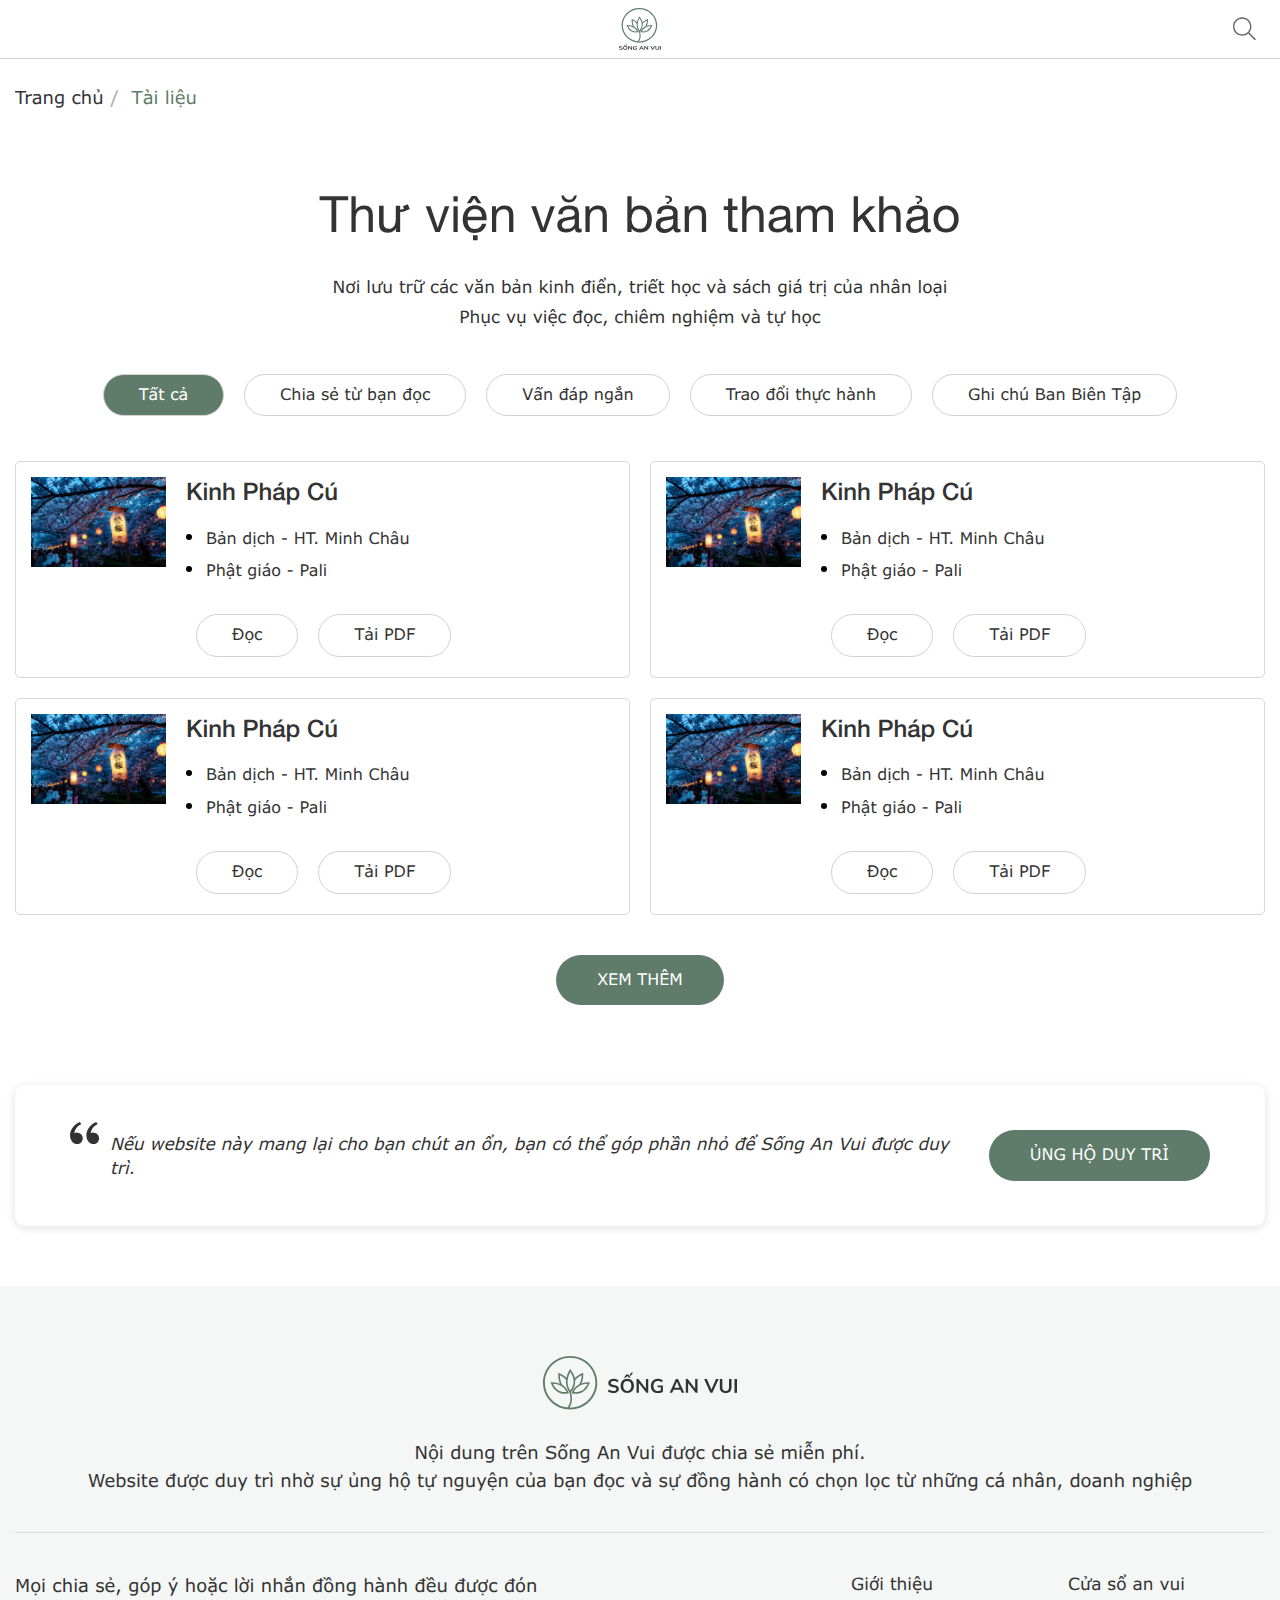
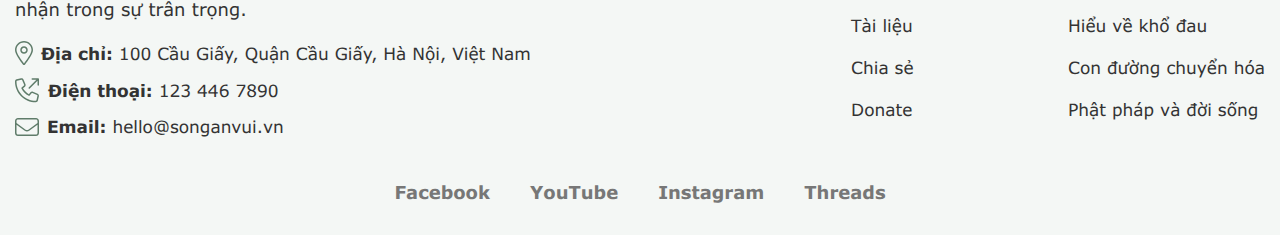
<file: tai_lieu.html>
<!DOCTYPE html>
<html lang="vi">
    <head>
        <meta charset="UTF-8" />
        <meta http-equiv="X-UA-Compatible" content="IE=edge" />
        <meta name="viewport" content="width=device-width, initial-scale=1.0" />
        <!-- favicon -->
        
        <!-- end favicon -->
        <title>Kênh truyền thông sống An Vui và Hạnh Phúc</title>
        <link rel="stylesheet" href="./lib/swiper/swiper-bundle.min.css" />
        <!-- <link rel="stylesheet" href="./lib/fancybox/jquery.fancybox.min.css" /> -->
        <link rel="stylesheet" href="./css/style.css" />
        <script src="./lib/jquery/jquery-3.7.1.min.js"></script>
    </head>

    <body>
        
        <!-- header -->
        <header id="header" class="header relative z-50 js__stickyHeader border-b-d1">
            <!-- pc -->
            <div class="d-3xl-block d-xl-none">
                <div class="header-desk relative z-20 w-wrapper">
                    <div class="header-desk__container w-1280 d-3xl-flex items-center justify-between py-24">
                        <!-- left -->
                        <div class="header-desk__left flex-0">
                            <a href="#" class="header-desk__logo d-3xl-flex items-center">
                                <img src="./images/svg/logo-2.svg" alt="Logo Sống An Vui" loading="lazy">
                            </a>
                        </div>
                        <!-- end left -->
                        <!-- right -->
                        <div class="header-desk__right flex-1 pl-20 d-3xl-flex items-center justify-between">
                            <!-- menu -->
                            <div class="menu d-3xl-flex items-center justify-end flex-1 text-gray-33">
                                <!-- item -->
                                <div class="menu-item px-12 relative active">
                                    <!-- heading -->
                                    <div class="menu-heading d-3xl-flex items-center">
                                        <a href="#" class="menu-heading__text fs-18">Giới thiệu</a>
                                    </div>
                                    <!-- end heading -->
                                </div>
                                <!-- end item -->
                                <!-- item -->
                                <div class="menu-item px-12 relative">
                                    <!-- heading -->
                                    <div class="menu-heading d-3xl-flex items-center">
                                        <a href="#" class="menu-heading__text flex-1 fs-17 pr-4">Cửa sổ An Vui</a>
                                        <div class="menu-heading__icon flex-0 icon-10">
                                            <img src="./images/svg/arrow-down-gray.svg" alt="">
                                        </div>
                                    </div>
                                    <!-- end heading -->

                                    <!-- container -->
                                    <div class="menu-container absolute scroll">
                                        <ul class="menu-block__dropdown">
                                            <!-- item -->
                                            <li class="dropdown-item js__dropdownItem">
                                                <a href="#" class="dropdown-link flex-1 fs-16">Giới thiệu về tổ chức</a>
                                            </li>
                                            <!-- end item -->
                                            <!-- item -->
                                            <li class="dropdown-item js__dropdownItem">
                                                <a href="#" class="dropdown-link flex-1 fs-16">Cơ cấu tổ chức và Ban Chấp hành</a>
                                            </li>
                                            <!-- end item -->
                                            
                                        </ul>
                                    </div>
                                    <!-- end container -->
                                </div>
                                <!-- end item -->
                                <!-- item -->
                                <div class="menu-item px-12 relative">
                                    <!-- heading -->
                                    <div class="menu-heading d-3xl-flex items-center">
                                        <a href="#" class="menu-heading__text flex-1 fs-17 pr-4">Hiểu về khổ đau</a>
                                        <div class="menu-heading__icon flex-0 icon-10">
                                            <img src="./images/svg/arrow-down-gray.svg" alt="">
                                        </div>
                                    </div>
                                    <!-- end heading -->

                                    <!-- container -->
                                    <div class="menu-container absolute scroll">
                                        <ul class="menu-block__dropdown">
                                            <!-- item -->
                                            <li class="dropdown-item js__dropdownItem">
                                                <a href="#" class="dropdown-link flex-1 fs-16">Giới thiệu về tổ chức</a>
                                            </li>
                                            <!-- end item -->
                                            <!-- item -->
                                            <li class="dropdown-item js__dropdownItem">
                                                <a href="#" class="dropdown-link flex-1 fs-16">Cơ cấu tổ chức và Ban Chấp hành</a>
                                            </li>
                                            <!-- end item -->
                                            
                                        </ul>
                                    </div>
                                    <!-- end container -->
                                </div>
                                <!-- end item -->
                                <!-- item -->
                                <div class="menu-item px-12 relative">
                                    <!-- heading -->
                                    <div class="menu-heading d-3xl-flex items-center">
                                        <a href="#" class="menu-heading__text flex-1 fs-17 pr-4">Con đường chuyển hóa</a>
                                        <div class="menu-heading__icon flex-0 icon-10">
                                            <img src="./images/svg/arrow-down-gray.svg" alt="">
                                        </div>
                                    </div>
                                    <!-- end heading -->

                                    <!-- container -->
                                    <div class="menu-container absolute scroll">
                                        <ul class="menu-block__dropdown">
                                            <!-- item -->
                                            <li class="dropdown-item js__dropdownItem">
                                                <a href="#" class="dropdown-link flex-1 fs-16">Giới thiệu về tổ chức</a>
                                            </li>
                                            <!-- end item -->
                                            <!-- item -->
                                            <li class="dropdown-item js__dropdownItem">
                                                <a href="#" class="dropdown-link flex-1 fs-16">Cơ cấu tổ chức và Ban Chấp hành</a>
                                            </li>
                                            <!-- end item -->
                                            
                                        </ul>
                                    </div>
                                    <!-- end container -->
                                </div>
                                <!-- end item -->
                                <!-- item -->
                                <div class="menu-item px-12 relative">
                                    <!-- heading -->
                                    <div class="menu-heading d-3xl-flex items-center">
                                        <a href="#" class="menu-heading__text flex-1 fs-17 pr-4">Pháp luật và đời sống</a>
                                        <div class="menu-heading__icon flex-0 icon-10">
                                            <img src="./images/svg/arrow-down-gray.svg" alt="">
                                        </div>
                                    </div>
                                    <!-- end heading -->

                                    <!-- container -->
                                    <div class="menu-container absolute scroll">
                                        <ul class="menu-block__dropdown">
                                            <!-- item -->
                                            <li class="dropdown-item js__dropdownItem">
                                                <a href="#" class="dropdown-link flex-1 fs-16">Giới thiệu về tổ chức</a>
                                            </li>
                                            <!-- end item -->
                                            <!-- item -->
                                            <li class="dropdown-item js__dropdownItem">
                                                <a href="#" class="dropdown-link flex-1 fs-16">Cơ cấu tổ chức và Ban Chấp hành</a>
                                            </li>
                                            <!-- end item -->
                                            
                                        </ul>
                                    </div>
                                    <!-- end container -->
                                </div>
                                <!-- end item -->
                                <!-- item -->
                                <div class="menu-item px-12 relative">
                                    <!-- heading -->
                                    <div class="menu-heading d-3xl-flex items-center">
                                        <a href="#" class="menu-heading__text flex-1 fs-17 pr-4">Chia sẻ</a>
                                        <div class="menu-heading__icon flex-0 icon-10">
                                            <img src="./images/svg/arrow-down-gray.svg" alt="">
                                        </div>
                                    </div>
                                    <!-- end heading -->

                                    <!-- container -->
                                    <div class="menu-container absolute scroll">
                                        <ul class="menu-block__dropdown">
                                            <!-- item -->
                                            <li class="dropdown-item js__dropdownItem">
                                                <a href="#" class="dropdown-link flex-1 fs-16">Giới thiệu về tổ chức</a>
                                            </li>
                                            <!-- end item -->
                                            <!-- item -->
                                            <li class="dropdown-item js__dropdownItem">
                                                <a href="#" class="dropdown-link flex-1 fs-16">Cơ cấu tổ chức và Ban Chấp hành</a>
                                            </li>
                                            <!-- end item -->
                                            
                                        </ul>
                                    </div>
                                    <!-- end container -->
                                </div>
                                <!-- end item -->
                               
                            </div>
                            <!-- end menu -->
                            <!-- search -->
                            <div class="action-item serach-pc js__searchPc flex-0 ml-40">
                                <!-- icon -->
                                <div class="action-item__event serach-pc__event js__searchPcIcon d-3xl-flex items-center pointer">
                                    <div class="action-item__icon serach-pc__icon flex-0 mr-8 icon-16">
                                        <img src="./images/svg/search-gray.svg" alt="">
                                    </div>
                                </div>
                                <!-- end icon -->
                                <!-- form -->
                                <div class="serach-pc__form js__formSearchPc">
                                    <form action="" class="relative">
                                        <div class="d-3xl-flex items-center w-full">
                                            <input type="text" class="search-input fs-16 w-full h-full js__focusSearchPc" placeholder="Search...">
                                            <button class="search-btn">
                                                <img src="./images/svg/search-w.svg" alt="">
                                            </button>
                                        </div>
                                    </form>
                                </div>
                                <!-- end form -->
                            </div>
                            <!-- end search -->
                        </div>
                        <!-- end right -->
                    </div>

                </div>
            </div>
            <!-- end pc -->
             
            <!-- mb -->
            <div class="d-3xl-none d-xl-block">
                <div class="header-mb w-wrapper relative z-10">
                    <!-- top -->
                    <div class="header-mb-top py-8">
                        <div class="header-mb-top__container w-1280 d-3xl-flex items-center">
                            <!-- left -->
                            <div class="header-mb-top__left flex-1">
                                <div class="icon-bar js__clickShowMenuMb p-10">
                                    <img src="./images/svg/bar-w.svg" alt="" loading="lazy">
                                </div>
                                <div class="sub-menu-mb js__subMenuMb">
                                    <div class="sub-menu-mb__close js__closeSubMenuMb d-3xl-flex items-center">
                                        <img src="./images/svg/close-w.svg" alt="" loading="lazy">
                                    </div>
                                    <div class="sub-menu-mb__container px-15 pb-15 scroll">
                                        <ul class="sub-menu-mb__list js__subMenuMbContainer">

                                            <!-- item -->
                                            <li class="sub-menu-mb__item js__subMenuMbItem">
                                                <!-- heading -->
                                                <div class="sub-menu-mb__heading d-3xl-flex items-center justify-between">
                                                    <a href="#" class="link d-3xl-flex items-center flex-1">
                                                        
                                                        <p class="flex-1 text fw-700 fs-15 px-10 text-uppercase">Giới thiệu</p>
                                                    </a>
                                                    <div class="flex-0 arrow-icon js__showSubMenuMbItem">
                                                        <img src="./images/svg/arrow-down-gray.svg" alt="">
                                                    </div>
                                                </div>
                                                <!-- end heading -->

                                                <!-- dropwdown -->
                                                <div class="sub-menu-mb__dropdown js__subMenuMbDropdown">
                                                    <!-- heading -->
                                                    <div class="sub-menu-mb__dropdown-heading d-3xl-flex items-center justify-between">
                                                        <a href="#" class="link d-3xl-flex items-center flex-1">
                                                            Tầm nhìn và sứ mệnh
                                                        </a>
                                                        <div class="flex-0 arrow-icon js__showSubMenuMbDropdown">
                                                            <img src="./images/svg/arrow-down-gray.svg" alt="">
                                                        </div>
                                                    </div>
                                                    <!-- end heading -->

                                                    <!-- dropdown children -->
                                                    <ul class="sub-menu-mb__dropdownChildren">
                                                        <!-- item -->
                                                        <li class="sub-menu-mb__dropdownChildren-item">
                                                            <a href="#" class="sub-menu-mb__dropdownChildren-link">
                                                                Tư vấn pháp lý cho doanh nghiệp
                                                            </a>
                                                        </li>
                                                        <!-- end item -->
                                                        <!-- item -->
                                                        <li class="sub-menu-mb__dropdownChildren-item">
                                                            <a href="#" class="sub-menu-mb__dropdownChildren-link">
                                                                Soạn thảo & rà soát hợp đồng
                                                            </a>
                                                        </li>
                                                        <!-- end item -->
                                                        <!-- item -->
                                                        <li class="sub-menu-mb__dropdownChildren-item">
                                                            <a href="#" class="sub-menu-mb__dropdownChildren-link">
                                                                Giải quyết tranh chấp thương mại
                                                            </a>
                                                        </li>
                                                        <!-- end item -->
                                                    </ul>
                                                    <!-- end dropdown children -->
                                                </div>
                                                <!-- end dropwdown -->

                                                <!-- dropwdown -->
                                                <div class="sub-menu-mb__dropdown js__subMenuMbDropdown">
                                                    <!-- heading -->
                                                    <div class="sub-menu-mb__dropdown-heading d-3xl-flex items-center justify-between">
                                                        <a href="#" class="link d-3xl-flex items-center flex-1">
                                                            Tầm nhìn và sứ mệnh
                                                        </a>
                                                        <div class="flex-0 arrow-icon js__showSubMenuMbDropdown">
                                                            <img src="./images/svg/arrow-down-gray.svg" alt="">
                                                        </div>
                                                    </div>
                                                    <!-- end heading -->

                                                    <!-- dropdown children -->
                                                    <ul class="sub-menu-mb__dropdownChildren">
                                                        <!-- item -->
                                                        <li class="sub-menu-mb__dropdownChildren-item">
                                                            <a href="#" class="sub-menu-mb__dropdownChildren-link">
                                                                Tư vấn pháp lý cho doanh nghiệp
                                                            </a>
                                                        </li>
                                                        <!-- end item -->
                                                        <!-- item -->
                                                        <li class="sub-menu-mb__dropdownChildren-item">
                                                            <a href="#" class="sub-menu-mb__dropdownChildren-link">
                                                                Soạn thảo & rà soát hợp đồng
                                                            </a>
                                                        </li>
                                                        <!-- end item -->
                                                        <!-- item -->
                                                        <li class="sub-menu-mb__dropdownChildren-item">
                                                            <a href="#" class="sub-menu-mb__dropdownChildren-link">
                                                                Giải quyết tranh chấp thương mại
                                                            </a>
                                                        </li>
                                                        <!-- end item -->
                                                    </ul>
                                                    <!-- end dropdown children -->
                                                </div>
                                                <!-- end dropwdown -->

                                                <!-- dropwdown -->
                                                <div class="sub-menu-mb__dropdown js__subMenuMbDropdown">
                                                    <!-- heading -->
                                                    <div class="sub-menu-mb__dropdown-heading d-3xl-flex items-center justify-between">
                                                        <a href="#" class="link d-3xl-flex items-center flex-1">
                                                            Tầm nhìn và sứ mệnh
                                                        </a>
                                                        <div class="flex-0 arrow-icon js__showSubMenuMbDropdown">
                                                            <img src="./images/svg/arrow-down-gray.svg" alt="">
                                                        </div>
                                                    </div>
                                                    <!-- end heading -->

                                                    <!-- dropdown children -->
                                                    <ul class="sub-menu-mb__dropdownChildren">
                                                        <!-- item -->
                                                        <li class="sub-menu-mb__dropdownChildren-item">
                                                            <a href="#" class="sub-menu-mb__dropdownChildren-link">
                                                                Tư vấn pháp lý cho doanh nghiệp
                                                            </a>
                                                        </li>
                                                        <!-- end item -->
                                                        <!-- item -->
                                                        <li class="sub-menu-mb__dropdownChildren-item">
                                                            <a href="#" class="sub-menu-mb__dropdownChildren-link">
                                                                Soạn thảo & rà soát hợp đồng
                                                            </a>
                                                        </li>
                                                        <!-- end item -->
                                                        <!-- item -->
                                                        <li class="sub-menu-mb__dropdownChildren-item">
                                                            <a href="#" class="sub-menu-mb__dropdownChildren-link">
                                                                Giải quyết tranh chấp thương mại
                                                            </a>
                                                        </li>
                                                        <!-- end item -->
                                                    </ul>
                                                    <!-- end dropdown children -->
                                                </div>
                                                <!-- end dropwdown -->

                                                
                                                 
                                            </li>
                                            <!-- end item -->

                                            <!-- item -->
                                            <li class="sub-menu-mb__item js__subMenuMbItem">
                                                <!-- heading -->
                                                <div class="sub-menu-mb__heading d-3xl-flex items-center justify-between">
                                                    <a href="#" class="link d-3xl-flex items-center flex-1">
                                                        
                                                        <p class="flex-1 text fw-700 fs-15 px-10 text-uppercase">Giới thiệu</p>
                                                    </a>
                                                    <div class="flex-0 arrow-icon js__showSubMenuMbItem">
                                                        <img src="./images/svg/arrow-down-gray.svg" alt="">
                                                    </div>
                                                </div>
                                                <!-- end heading -->

                                                <!-- dropwdown -->
                                                <div class="sub-menu-mb__dropdown js__subMenuMbDropdown">
                                                    <!-- heading -->
                                                    <div class="sub-menu-mb__dropdown-heading d-3xl-flex items-center justify-between">
                                                        <a href="#" class="link d-3xl-flex items-center flex-1">
                                                            Tầm nhìn và sứ mệnh
                                                        </a>
                                                        <div class="flex-0 arrow-icon js__showSubMenuMbDropdown">
                                                            <img src="./images/svg/arrow-down-gray.svg" alt="">
                                                        </div>
                                                    </div>
                                                    <!-- end heading -->

                                                    <!-- dropdown children -->
                                                    <ul class="sub-menu-mb__dropdownChildren">
                                                        <!-- item -->
                                                        <li class="sub-menu-mb__dropdownChildren-item">
                                                            <a href="#" class="sub-menu-mb__dropdownChildren-link">
                                                                Tư vấn pháp lý cho doanh nghiệp
                                                            </a>
                                                        </li>
                                                        <!-- end item -->
                                                        <!-- item -->
                                                        <li class="sub-menu-mb__dropdownChildren-item">
                                                            <a href="#" class="sub-menu-mb__dropdownChildren-link">
                                                                Soạn thảo & rà soát hợp đồng
                                                            </a>
                                                        </li>
                                                        <!-- end item -->
                                                        <!-- item -->
                                                        <li class="sub-menu-mb__dropdownChildren-item">
                                                            <a href="#" class="sub-menu-mb__dropdownChildren-link">
                                                                Giải quyết tranh chấp thương mại
                                                            </a>
                                                        </li>
                                                        <!-- end item -->
                                                    </ul>
                                                    <!-- end dropdown children -->
                                                </div>
                                                <!-- end dropwdown -->

                                                <!-- dropwdown -->
                                                <div class="sub-menu-mb__dropdown js__subMenuMbDropdown">
                                                    <!-- heading -->
                                                    <div class="sub-menu-mb__dropdown-heading d-3xl-flex items-center justify-between">
                                                        <a href="#" class="link d-3xl-flex items-center flex-1">
                                                            Tầm nhìn và sứ mệnh
                                                        </a>
                                                        <div class="flex-0 arrow-icon js__showSubMenuMbDropdown">
                                                            <img src="./images/svg/arrow-down-gray.svg" alt="">
                                                        </div>
                                                    </div>
                                                    <!-- end heading -->

                                                    <!-- dropdown children -->
                                                    <ul class="sub-menu-mb__dropdownChildren">
                                                        <!-- item -->
                                                        <li class="sub-menu-mb__dropdownChildren-item">
                                                            <a href="#" class="sub-menu-mb__dropdownChildren-link">
                                                                Tư vấn pháp lý cho doanh nghiệp
                                                            </a>
                                                        </li>
                                                        <!-- end item -->
                                                        <!-- item -->
                                                        <li class="sub-menu-mb__dropdownChildren-item">
                                                            <a href="#" class="sub-menu-mb__dropdownChildren-link">
                                                                Soạn thảo & rà soát hợp đồng
                                                            </a>
                                                        </li>
                                                        <!-- end item -->
                                                        <!-- item -->
                                                        <li class="sub-menu-mb__dropdownChildren-item">
                                                            <a href="#" class="sub-menu-mb__dropdownChildren-link">
                                                                Giải quyết tranh chấp thương mại
                                                            </a>
                                                        </li>
                                                        <!-- end item -->
                                                    </ul>
                                                    <!-- end dropdown children -->
                                                </div>
                                                <!-- end dropwdown -->

                                                <!-- dropwdown -->
                                                <div class="sub-menu-mb__dropdown js__subMenuMbDropdown">
                                                    <!-- heading -->
                                                    <div class="sub-menu-mb__dropdown-heading d-3xl-flex items-center justify-between">
                                                        <a href="#" class="link d-3xl-flex items-center flex-1">
                                                            Tầm nhìn và sứ mệnh
                                                        </a>
                                                        <div class="flex-0 arrow-icon js__showSubMenuMbDropdown">
                                                            <img src="./images/svg/arrow-down-gray.svg" alt="">
                                                        </div>
                                                    </div>
                                                    <!-- end heading -->

                                                    <!-- dropdown children -->
                                                    <ul class="sub-menu-mb__dropdownChildren">
                                                        <!-- item -->
                                                        <li class="sub-menu-mb__dropdownChildren-item">
                                                            <a href="#" class="sub-menu-mb__dropdownChildren-link">
                                                                Tư vấn pháp lý cho doanh nghiệp
                                                            </a>
                                                        </li>
                                                        <!-- end item -->
                                                        <!-- item -->
                                                        <li class="sub-menu-mb__dropdownChildren-item">
                                                            <a href="#" class="sub-menu-mb__dropdownChildren-link">
                                                                Soạn thảo & rà soát hợp đồng
                                                            </a>
                                                        </li>
                                                        <!-- end item -->
                                                        <!-- item -->
                                                        <li class="sub-menu-mb__dropdownChildren-item">
                                                            <a href="#" class="sub-menu-mb__dropdownChildren-link">
                                                                Giải quyết tranh chấp thương mại
                                                            </a>
                                                        </li>
                                                        <!-- end item -->
                                                    </ul>
                                                    <!-- end dropdown children -->
                                                </div>
                                                <!-- end dropwdown -->

                                                
                                                 
                                            </li>
                                            <!-- end item -->

                                            <!-- item -->
                                            <li class="sub-menu-mb__item js__subMenuMbItem">
                                                <!-- heading -->
                                                <div class="sub-menu-mb__heading d-3xl-flex items-center justify-between">
                                                    <a href="#" class="link d-3xl-flex items-center flex-1">
                                                        
                                                        <p class="flex-1 text fw-700 fs-15 px-10 text-uppercase">Giới thiệu</p>
                                                    </a>
                                                    <div class="flex-0 arrow-icon js__showSubMenuMbItem">
                                                        <img src="./images/svg/arrow-down-gray.svg" alt="">
                                                    </div>
                                                </div>
                                                <!-- end heading -->

                                                <!-- dropwdown -->
                                                <div class="sub-menu-mb__dropdown js__subMenuMbDropdown">
                                                    <!-- heading -->
                                                    <div class="sub-menu-mb__dropdown-heading d-3xl-flex items-center justify-between">
                                                        <a href="#" class="link d-3xl-flex items-center flex-1">
                                                            Tầm nhìn và sứ mệnh
                                                        </a>
                                                        <div class="flex-0 arrow-icon js__showSubMenuMbDropdown">
                                                            <img src="./images/svg/arrow-down-gray.svg" alt="">
                                                        </div>
                                                    </div>
                                                    <!-- end heading -->

                                                    <!-- dropdown children -->
                                                    <ul class="sub-menu-mb__dropdownChildren">
                                                        <!-- item -->
                                                        <li class="sub-menu-mb__dropdownChildren-item">
                                                            <a href="#" class="sub-menu-mb__dropdownChildren-link">
                                                                Tư vấn pháp lý cho doanh nghiệp
                                                            </a>
                                                        </li>
                                                        <!-- end item -->
                                                        <!-- item -->
                                                        <li class="sub-menu-mb__dropdownChildren-item">
                                                            <a href="#" class="sub-menu-mb__dropdownChildren-link">
                                                                Soạn thảo & rà soát hợp đồng
                                                            </a>
                                                        </li>
                                                        <!-- end item -->
                                                        <!-- item -->
                                                        <li class="sub-menu-mb__dropdownChildren-item">
                                                            <a href="#" class="sub-menu-mb__dropdownChildren-link">
                                                                Giải quyết tranh chấp thương mại
                                                            </a>
                                                        </li>
                                                        <!-- end item -->
                                                    </ul>
                                                    <!-- end dropdown children -->
                                                </div>
                                                <!-- end dropwdown -->

                                                <!-- dropwdown -->
                                                <div class="sub-menu-mb__dropdown js__subMenuMbDropdown">
                                                    <!-- heading -->
                                                    <div class="sub-menu-mb__dropdown-heading d-3xl-flex items-center justify-between">
                                                        <a href="#" class="link d-3xl-flex items-center flex-1">
                                                            Tầm nhìn và sứ mệnh
                                                        </a>
                                                        <div class="flex-0 arrow-icon js__showSubMenuMbDropdown">
                                                            <img src="./images/svg/arrow-down-gray.svg" alt="">
                                                        </div>
                                                    </div>
                                                    <!-- end heading -->

                                                    <!-- dropdown children -->
                                                    <ul class="sub-menu-mb__dropdownChildren">
                                                        <!-- item -->
                                                        <li class="sub-menu-mb__dropdownChildren-item">
                                                            <a href="#" class="sub-menu-mb__dropdownChildren-link">
                                                                Tư vấn pháp lý cho doanh nghiệp
                                                            </a>
                                                        </li>
                                                        <!-- end item -->
                                                        <!-- item -->
                                                        <li class="sub-menu-mb__dropdownChildren-item">
                                                            <a href="#" class="sub-menu-mb__dropdownChildren-link">
                                                                Soạn thảo & rà soát hợp đồng
                                                            </a>
                                                        </li>
                                                        <!-- end item -->
                                                        <!-- item -->
                                                        <li class="sub-menu-mb__dropdownChildren-item">
                                                            <a href="#" class="sub-menu-mb__dropdownChildren-link">
                                                                Giải quyết tranh chấp thương mại
                                                            </a>
                                                        </li>
                                                        <!-- end item -->
                                                    </ul>
                                                    <!-- end dropdown children -->
                                                </div>
                                                <!-- end dropwdown -->

                                                <!-- dropwdown -->
                                                <div class="sub-menu-mb__dropdown js__subMenuMbDropdown">
                                                    <!-- heading -->
                                                    <div class="sub-menu-mb__dropdown-heading d-3xl-flex items-center justify-between">
                                                        <a href="#" class="link d-3xl-flex items-center flex-1">
                                                            Tầm nhìn và sứ mệnh
                                                        </a>
                                                        <div class="flex-0 arrow-icon js__showSubMenuMbDropdown">
                                                            <img src="./images/svg/arrow-down-gray.svg" alt="">
                                                        </div>
                                                    </div>
                                                    <!-- end heading -->

                                                    <!-- dropdown children -->
                                                    <ul class="sub-menu-mb__dropdownChildren">
                                                        <!-- item -->
                                                        <li class="sub-menu-mb__dropdownChildren-item">
                                                            <a href="#" class="sub-menu-mb__dropdownChildren-link">
                                                                Tư vấn pháp lý cho doanh nghiệp
                                                            </a>
                                                        </li>
                                                        <!-- end item -->
                                                        <!-- item -->
                                                        <li class="sub-menu-mb__dropdownChildren-item">
                                                            <a href="#" class="sub-menu-mb__dropdownChildren-link">
                                                                Soạn thảo & rà soát hợp đồng
                                                            </a>
                                                        </li>
                                                        <!-- end item -->
                                                        <!-- item -->
                                                        <li class="sub-menu-mb__dropdownChildren-item">
                                                            <a href="#" class="sub-menu-mb__dropdownChildren-link">
                                                                Giải quyết tranh chấp thương mại
                                                            </a>
                                                        </li>
                                                        <!-- end item -->
                                                    </ul>
                                                    <!-- end dropdown children -->
                                                </div>
                                                <!-- end dropwdown -->

                                                
                                                 
                                            </li>
                                            <!-- end item -->

                                            <!-- item -->
                                            <li class="sub-menu-mb__item js__subMenuMbItem">
                                                <!-- heading -->
                                                <div class="sub-menu-mb__heading d-3xl-flex items-center justify-between">
                                                    <a href="#" class="link d-3xl-flex items-center flex-1">
                                                        
                                                        <p class="flex-1 text fw-700 fs-15 px-10 text-uppercase">Giới thiệu</p>
                                                    </a>
                                                    <div class="flex-0 arrow-icon js__showSubMenuMbItem">
                                                        <img src="./images/svg/arrow-down-gray.svg" alt="">
                                                    </div>
                                                </div>
                                                <!-- end heading -->

                                                <!-- dropwdown -->
                                                <div class="sub-menu-mb__dropdown js__subMenuMbDropdown">
                                                    <!-- heading -->
                                                    <div class="sub-menu-mb__dropdown-heading d-3xl-flex items-center justify-between">
                                                        <a href="#" class="link d-3xl-flex items-center flex-1">
                                                            Tầm nhìn và sứ mệnh
                                                        </a>
                                                        <div class="flex-0 arrow-icon js__showSubMenuMbDropdown">
                                                            <img src="./images/svg/arrow-down-gray.svg" alt="">
                                                        </div>
                                                    </div>
                                                    <!-- end heading -->

                                                    <!-- dropdown children -->
                                                    <ul class="sub-menu-mb__dropdownChildren">
                                                        <!-- item -->
                                                        <li class="sub-menu-mb__dropdownChildren-item">
                                                            <a href="#" class="sub-menu-mb__dropdownChildren-link">
                                                                Tư vấn pháp lý cho doanh nghiệp
                                                            </a>
                                                        </li>
                                                        <!-- end item -->
                                                        <!-- item -->
                                                        <li class="sub-menu-mb__dropdownChildren-item">
                                                            <a href="#" class="sub-menu-mb__dropdownChildren-link">
                                                                Soạn thảo & rà soát hợp đồng
                                                            </a>
                                                        </li>
                                                        <!-- end item -->
                                                        <!-- item -->
                                                        <li class="sub-menu-mb__dropdownChildren-item">
                                                            <a href="#" class="sub-menu-mb__dropdownChildren-link">
                                                                Giải quyết tranh chấp thương mại
                                                            </a>
                                                        </li>
                                                        <!-- end item -->
                                                    </ul>
                                                    <!-- end dropdown children -->
                                                </div>
                                                <!-- end dropwdown -->

                                                <!-- dropwdown -->
                                                <div class="sub-menu-mb__dropdown js__subMenuMbDropdown">
                                                    <!-- heading -->
                                                    <div class="sub-menu-mb__dropdown-heading d-3xl-flex items-center justify-between">
                                                        <a href="#" class="link d-3xl-flex items-center flex-1">
                                                            Tầm nhìn và sứ mệnh
                                                        </a>
                                                        <div class="flex-0 arrow-icon js__showSubMenuMbDropdown">
                                                            <img src="./images/svg/arrow-down-gray.svg" alt="">
                                                        </div>
                                                    </div>
                                                    <!-- end heading -->

                                                    <!-- dropdown children -->
                                                    <ul class="sub-menu-mb__dropdownChildren">
                                                        <!-- item -->
                                                        <li class="sub-menu-mb__dropdownChildren-item">
                                                            <a href="#" class="sub-menu-mb__dropdownChildren-link">
                                                                Tư vấn pháp lý cho doanh nghiệp
                                                            </a>
                                                        </li>
                                                        <!-- end item -->
                                                        <!-- item -->
                                                        <li class="sub-menu-mb__dropdownChildren-item">
                                                            <a href="#" class="sub-menu-mb__dropdownChildren-link">
                                                                Soạn thảo & rà soát hợp đồng
                                                            </a>
                                                        </li>
                                                        <!-- end item -->
                                                        <!-- item -->
                                                        <li class="sub-menu-mb__dropdownChildren-item">
                                                            <a href="#" class="sub-menu-mb__dropdownChildren-link">
                                                                Giải quyết tranh chấp thương mại
                                                            </a>
                                                        </li>
                                                        <!-- end item -->
                                                    </ul>
                                                    <!-- end dropdown children -->
                                                </div>
                                                <!-- end dropwdown -->

                                                <!-- dropwdown -->
                                                <div class="sub-menu-mb__dropdown js__subMenuMbDropdown">
                                                    <!-- heading -->
                                                    <div class="sub-menu-mb__dropdown-heading d-3xl-flex items-center justify-between">
                                                        <a href="#" class="link d-3xl-flex items-center flex-1">
                                                            Tầm nhìn và sứ mệnh
                                                        </a>
                                                        <div class="flex-0 arrow-icon js__showSubMenuMbDropdown">
                                                            <img src="./images/svg/arrow-down-gray.svg" alt="">
                                                        </div>
                                                    </div>
                                                    <!-- end heading -->

                                                    <!-- dropdown children -->
                                                    <ul class="sub-menu-mb__dropdownChildren">
                                                        <!-- item -->
                                                        <li class="sub-menu-mb__dropdownChildren-item">
                                                            <a href="#" class="sub-menu-mb__dropdownChildren-link">
                                                                Tư vấn pháp lý cho doanh nghiệp
                                                            </a>
                                                        </li>
                                                        <!-- end item -->
                                                        <!-- item -->
                                                        <li class="sub-menu-mb__dropdownChildren-item">
                                                            <a href="#" class="sub-menu-mb__dropdownChildren-link">
                                                                Soạn thảo & rà soát hợp đồng
                                                            </a>
                                                        </li>
                                                        <!-- end item -->
                                                        <!-- item -->
                                                        <li class="sub-menu-mb__dropdownChildren-item">
                                                            <a href="#" class="sub-menu-mb__dropdownChildren-link">
                                                                Giải quyết tranh chấp thương mại
                                                            </a>
                                                        </li>
                                                        <!-- end item -->
                                                    </ul>
                                                    <!-- end dropdown children -->
                                                </div>
                                                <!-- end dropwdown -->

                                                
                                                 
                                            </li>
                                            <!-- end item -->

                                            <!-- item -->
                                            <li class="sub-menu-mb__item js__subMenuMbItem">
                                                <!-- heading -->
                                                <div class="sub-menu-mb__heading d-3xl-flex items-center justify-between">
                                                    <a href="#" class="link d-3xl-flex items-center flex-1">
                                                        
                                                        <p class="flex-1 text fw-700 fs-15 px-10 text-uppercase">Giới thiệu</p>
                                                    </a>
                                                    <div class="flex-0 arrow-icon js__showSubMenuMbItem">
                                                        <img src="./images/svg/arrow-down-gray.svg" alt="">
                                                    </div>
                                                </div>
                                                <!-- end heading -->

                                                <!-- dropwdown -->
                                                <div class="sub-menu-mb__dropdown js__subMenuMbDropdown">
                                                    <!-- heading -->
                                                    <div class="sub-menu-mb__dropdown-heading d-3xl-flex items-center justify-between">
                                                        <a href="#" class="link d-3xl-flex items-center flex-1">
                                                            Tầm nhìn và sứ mệnh
                                                        </a>
                                                        <div class="flex-0 arrow-icon js__showSubMenuMbDropdown">
                                                            <img src="./images/svg/arrow-down-gray.svg" alt="">
                                                        </div>
                                                    </div>
                                                    <!-- end heading -->

                                                    <!-- dropdown children -->
                                                    <ul class="sub-menu-mb__dropdownChildren">
                                                        <!-- item -->
                                                        <li class="sub-menu-mb__dropdownChildren-item">
                                                            <a href="#" class="sub-menu-mb__dropdownChildren-link">
                                                                Tư vấn pháp lý cho doanh nghiệp
                                                            </a>
                                                        </li>
                                                        <!-- end item -->
                                                        <!-- item -->
                                                        <li class="sub-menu-mb__dropdownChildren-item">
                                                            <a href="#" class="sub-menu-mb__dropdownChildren-link">
                                                                Soạn thảo & rà soát hợp đồng
                                                            </a>
                                                        </li>
                                                        <!-- end item -->
                                                        <!-- item -->
                                                        <li class="sub-menu-mb__dropdownChildren-item">
                                                            <a href="#" class="sub-menu-mb__dropdownChildren-link">
                                                                Giải quyết tranh chấp thương mại
                                                            </a>
                                                        </li>
                                                        <!-- end item -->
                                                    </ul>
                                                    <!-- end dropdown children -->
                                                </div>
                                                <!-- end dropwdown -->

                                                <!-- dropwdown -->
                                                <div class="sub-menu-mb__dropdown js__subMenuMbDropdown">
                                                    <!-- heading -->
                                                    <div class="sub-menu-mb__dropdown-heading d-3xl-flex items-center justify-between">
                                                        <a href="#" class="link d-3xl-flex items-center flex-1">
                                                            Tầm nhìn và sứ mệnh
                                                        </a>
                                                        <div class="flex-0 arrow-icon js__showSubMenuMbDropdown">
                                                            <img src="./images/svg/arrow-down-gray.svg" alt="">
                                                        </div>
                                                    </div>
                                                    <!-- end heading -->

                                                    <!-- dropdown children -->
                                                    <ul class="sub-menu-mb__dropdownChildren">
                                                        <!-- item -->
                                                        <li class="sub-menu-mb__dropdownChildren-item">
                                                            <a href="#" class="sub-menu-mb__dropdownChildren-link">
                                                                Tư vấn pháp lý cho doanh nghiệp
                                                            </a>
                                                        </li>
                                                        <!-- end item -->
                                                        <!-- item -->
                                                        <li class="sub-menu-mb__dropdownChildren-item">
                                                            <a href="#" class="sub-menu-mb__dropdownChildren-link">
                                                                Soạn thảo & rà soát hợp đồng
                                                            </a>
                                                        </li>
                                                        <!-- end item -->
                                                        <!-- item -->
                                                        <li class="sub-menu-mb__dropdownChildren-item">
                                                            <a href="#" class="sub-menu-mb__dropdownChildren-link">
                                                                Giải quyết tranh chấp thương mại
                                                            </a>
                                                        </li>
                                                        <!-- end item -->
                                                    </ul>
                                                    <!-- end dropdown children -->
                                                </div>
                                                <!-- end dropwdown -->

                                                <!-- dropwdown -->
                                                <div class="sub-menu-mb__dropdown js__subMenuMbDropdown">
                                                    <!-- heading -->
                                                    <div class="sub-menu-mb__dropdown-heading d-3xl-flex items-center justify-between">
                                                        <a href="#" class="link d-3xl-flex items-center flex-1">
                                                            Tầm nhìn và sứ mệnh
                                                        </a>
                                                        <div class="flex-0 arrow-icon js__showSubMenuMbDropdown">
                                                            <img src="./images/svg/arrow-down-gray.svg" alt="">
                                                        </div>
                                                    </div>
                                                    <!-- end heading -->

                                                    <!-- dropdown children -->
                                                    <ul class="sub-menu-mb__dropdownChildren">
                                                        <!-- item -->
                                                        <li class="sub-menu-mb__dropdownChildren-item">
                                                            <a href="#" class="sub-menu-mb__dropdownChildren-link">
                                                                Tư vấn pháp lý cho doanh nghiệp
                                                            </a>
                                                        </li>
                                                        <!-- end item -->
                                                        <!-- item -->
                                                        <li class="sub-menu-mb__dropdownChildren-item">
                                                            <a href="#" class="sub-menu-mb__dropdownChildren-link">
                                                                Soạn thảo & rà soát hợp đồng
                                                            </a>
                                                        </li>
                                                        <!-- end item -->
                                                        <!-- item -->
                                                        <li class="sub-menu-mb__dropdownChildren-item">
                                                            <a href="#" class="sub-menu-mb__dropdownChildren-link">
                                                                Giải quyết tranh chấp thương mại
                                                            </a>
                                                        </li>
                                                        <!-- end item -->
                                                    </ul>
                                                    <!-- end dropdown children -->
                                                </div>
                                                <!-- end dropwdown -->

                                                
                                                 
                                            </li>
                                            <!-- end item -->

                                           
                                        </ul>
                                    </div>
                                </div>
                            </div>
                            <!-- end left -->
                            <!-- center -->
                            <div class="header-mb-top__center flex-2 d-3xl-flex items-center justify-center">
                                <a href="#" class="logo">
                                    <img src="./images/svg/logo-3.svg" alt="" class="logo-img">
                                </a>
                            </div>
                            <!-- end center -->
                            <!-- right -->
                            <div class="header-mb-top__right flex-1 d-3xl-flex items-center justify-end">
                                <!-- search mb-->
                                <div class="search-mb">
                                    <div class="search-mb__icon js__searchMb">
                                        <img src="./images/svg/search-gray.svg" alt="">
                                    </div>
                                    <!-- form -->
                                    <div class="header-search-mb__form h-60 w-full js__formSearchMb shadow">
                                        <form action="" class="w-full h-full">
                                            <div class="relative w-full h-full">
                                                <input type="text" class="header-search-input w-full h-full p-8 fs-16 js__focusSearchMb" placeholder="Search...">
                                                <div class="header-search-btn absolute h-full d-3xl-flex items-center p-8 js__closeSearchMb icon-20">
                                                    <img src="./images/svg/close-green.svg" alt="">
                                                </div>
                                            </div>
                                        </form>
                                    </div>
                                    <!-- end form -->
                                </div>
                                <!-- end search mb-->
                            </div>
                            <!-- end right -->
                        </div>
                    </div>
                    <!-- end top -->
                    
                </div>
            </div>
            <!-- end mb -->

        </header>
        <!-- end header -->
        <!-- main -->
        <main id="main" class="main">
            
            <!-- breadcrumb -->
            <div class="breadcrumb w-wrapper over-hidden relative z-20">
                <div class="breadcrumb-container w-1280 d-3xl-flex items-center h-full w-full pt-12 fw-400">
                    <!-- item -->
                    <div class="breadcrumb-item fs-18 h-full d-3xl-flex items-center">
                        <a href="/" class="breadcrumb-link">Trang chủ</a>
                    </div>
                    <!-- end item -->
                    <!-- item -->
                    <div class="breadcrumb-item fs-18 h-full d-3xl-flex items-center">
                        <a href="#" class="breadcrumb-link">Tài liệu</a>
                    </div>
                    <!-- end item -->
                    
                </div>
            </div>
            <!-- end breadcrumb -->

            <!-- primary -->
            <section class="document-primary relative z-20 over-hidden w-wrapper bg-white">
                <div class="document-primary__container w-1280 w-md-500 relative py-3xl-60 py-md-40">
                    <!-- heading -->
                    <h1 class="document-primary__title heading-title-primary font-helvetica-neue text-center ">
                        <span>Thư viện văn bản tham khảo</span>
                    </h1>
                    <div class="heading-des-primary text-center mt-30">
                        <span class="d-3xl-block mb-8">Nơi lưu trữ các văn bản kinh điển, triết học và sách giá trị của nhân loại</span>
                        <span class="d-3xl-block mb-8">Phục vụ việc đọc, chiêm nghiệm và tự học</span>
                    </div>
                    <!-- end heading -->
                    <!-- categories -->
                    <div class="categories d-3xl-flex flex-wrap items-center justify-center mt-40">
                        <a href="#" class="category-btn active">Tất cả</a>
                        <a href="#" class="category-btn">Chia sẻ từ bạn đọc</a>
                        <a href="#" class="category-btn">Vấn đáp ngắn</a>
                        <a href="#" class="category-btn">Trao đổi thực hành</a>
                        <a href="#" class="category-btn">Ghi chú Ban Biên Tập</a>
                    </div>
                    <!-- end categories -->

                    <!-- content -->
                    <div class="document-primary__content mt-40 d-3xl-grid d-md-block col-2 gap-20">
                        <!-- article -->
                        <div class="article p-15 border-5 border-d9 mb-md-20 d-3xl-flex d-md-block bg-white">
                            <!-- img -->
                            <div class="article-img flex-0 w-135px mx-md-auto">
                                <a href="#">
                                    <img src="./images/3.jpg" alt="">
                                </a>
                            </div>
                            <!-- end img -->

                            <!-- content -->
                            <div class="article-content flex-1 pl-20 pl-md-0 mt-md-20">
                                <h3 class="article-title fs-24 fw-500 font-helvetica-neue">
                                    <a href="#">Kinh Pháp Cú</a>
                                </h3>
                                <div class="mt-20">
                                    <div><span class="dot-span dot-span--medium dot-span--black fw-300 mb-12">Bản dịch - HT. Minh Châu</span></div>

                                    <div>
                                        <span class="dot-span dot-span--medium dot-span--black fw-300 mb-12">Phật giáo - Pali</span>
                                    </div>
                                </div>

                                <div class="d-3xl-flex items-center flex-wrap mt-15">
                                    <a href="#" class="category-btn">Đọc</a>
                                    <a href="#" class="category-btn">Tải PDF</a>
                                </div>
                            </div>
                            <!-- end content -->

                        </div>
                        <!-- end article -->
                        <!-- article -->
                        <div class="article p-15 border-5 border-d9 mb-md-20 d-3xl-flex d-md-block bg-white">
                            <!-- img -->
                            <div class="article-img flex-0 w-135px mx-md-auto">
                                <a href="#">
                                    <img src="./images/3.jpg" alt="">
                                </a>
                            </div>
                            <!-- end img -->

                            <!-- content -->
                            <div class="article-content flex-1 pl-20 pl-md-0 mt-md-20">
                                <h3 class="article-title fs-24 fw-500 font-helvetica-neue">
                                    <a href="#">Kinh Pháp Cú</a>
                                </h3>
                                <div class="mt-20">
                                    <div><span class="dot-span dot-span--medium dot-span--black fw-300 mb-12">Bản dịch - HT. Minh Châu</span></div>

                                    <div>
                                        <span class="dot-span dot-span--medium dot-span--black fw-300 mb-12">Phật giáo - Pali</span>
                                    </div>
                                </div>

                                <div class="d-3xl-flex items-center flex-wrap mt-15">
                                    <a href="#" class="category-btn">Đọc</a>
                                    <a href="#" class="category-btn">Tải PDF</a>
                                </div>
                            </div>
                            <!-- end content -->

                        </div>
                        <!-- end article -->
                        <!-- article -->
                        <div class="article p-15 border-5 border-d9 mb-md-20 d-3xl-flex d-md-block bg-white">
                            <!-- img -->
                            <div class="article-img flex-0 w-135px mx-md-auto">
                                <a href="#">
                                    <img src="./images/3.jpg" alt="">
                                </a>
                            </div>
                            <!-- end img -->

                            <!-- content -->
                            <div class="article-content flex-1 pl-20 pl-md-0 mt-md-20">
                                <h3 class="article-title fs-24 fw-500 font-helvetica-neue">
                                    <a href="#">Kinh Pháp Cú</a>
                                </h3>
                                <div class="mt-20">
                                    <div><span class="dot-span dot-span--medium dot-span--black fw-300 mb-12">Bản dịch - HT. Minh Châu</span></div>

                                    <div>
                                        <span class="dot-span dot-span--medium dot-span--black fw-300 mb-12">Phật giáo - Pali</span>
                                    </div>
                                </div>

                                <div class="d-3xl-flex items-center flex-wrap mt-15">
                                    <a href="#" class="category-btn">Đọc</a>
                                    <a href="#" class="category-btn">Tải PDF</a>
                                </div>
                            </div>
                            <!-- end content -->

                        </div>
                        <!-- end article -->
                        <!-- article -->
                        <div class="article p-15 border-5 border-d9 mb-md-20 d-3xl-flex d-md-block bg-white">
                            <!-- img -->
                            <div class="article-img flex-0 w-135px mx-md-auto">
                                <a href="#">
                                    <img src="./images/3.jpg" alt="">
                                </a>
                            </div>
                            <!-- end img -->

                            <!-- content -->
                            <div class="article-content flex-1 pl-20 pl-md-0 mt-md-20">
                                <h3 class="article-title fs-24 fw-500 font-helvetica-neue">
                                    <a href="#">Kinh Pháp Cú</a>
                                </h3>
                                <div class="mt-20">
                                    <div><span class="dot-span dot-span--medium dot-span--black fw-300 mb-12">Bản dịch - HT. Minh Châu</span></div>

                                    <div>
                                        <span class="dot-span dot-span--medium dot-span--black fw-300 mb-12">Phật giáo - Pali</span>
                                    </div>
                                </div>

                                <div class="d-3xl-flex items-center flex-wrap mt-15">
                                    <a href="#" class="category-btn">Đọc</a>
                                    <a href="#" class="category-btn">Tải PDF</a>
                                </div>
                            </div>
                            <!-- end content -->

                        </div>
                        <!-- end article -->
                       
                    </div>
                    <!-- end content -->

                    <!-- see more -->
                    <div class="see-more mt-40 d-3xl-flex items-center justify-center">
                        <a href="#" class="btn text-uppercase">Xem thêm</a>
                    </div>
                    <!-- end see more -->
                    
                </div>
            </section>
            <!-- end primary -->


             <!-- quinary -->
            <section class="section-quinary relative z-20 over-hidden w-wrapper">
                <div class="section-quinary__container w-1280 w-md-500 relative pb-3xl-60 pt-20 py-md-40">
                    <div class="section-quinary__content">
                        <!-- article -->
                        <div class="article d-3xl-flex d-md-block items-center border-10 shadow bg-white">
                            <!-- content -->
                            <div class="article-content flex-1 pr-20 d-3xl-flex">
                                <div class="article-quote-left">
                                    <img src="./images/svg/quote-1.svg" alt="">
                                </div>
                                <div class="article-des heading-des-primary fs-18 text-italic">
                                    <p>Nếu website này mang lại cho bạn chút an ổn, bạn có thể góp phần nhỏ để Sống An Vui được duy trì.</p>
                                </div>
                                <div class="article-quote-right d-3xl-none d-md-block">
                                    <img src="./images/svg/quote-1.svg" alt="">
                                </div>
                            </div>
                            <!-- end content -->

                            <!-- btn -->
                            <div class="article-btn flex-0">
                                <a href="#" class="btn text-uppercase">Ủng hộ duy trì</a>
                            </div>
                            <!-- end btn -->
                        </div>
                        <!-- end article -->
                    </div>
                </div>
            </section>
            <!-- end quinary -->
           

            


        </main>
        <!-- end main -->
        <!-- footer -->
        <footer id="footer" class="footer bg-gray-f4f7f5 relative z-10 over-hidden">
            <!-- back top -->
            <div id="back-top">
                <img src="./images/svg/arrow-top-w.svg" alt="">
            </div>
            <!-- end back top -->

            
            <!-- footer primary -->
            <section class="footer-primary relative z-20 over-hidden w-wrapper">
                <div class="footer-primary__container w-1280 pt-3xl-70 pb-30 py-md-40">
                   <!-- logo -->
                    <div class="footer-primary__logo text-center d-3xl-flex items-center justify-center">
                        <a href="#" class="logo">
                            <img src="./images/svg/logo-2.svg" alt="" class="logo-img">
                        </a>
                    </div>
                   <!-- end logo -->

                   <div class="footer-primary__text mt-30 text-center fs-18">
                        <p>Nội dung trên Sống An Vui được chia sẻ miễn phí.</p>
                        
                   </div>
                   <div class="footer-primary__text mt-4 text-center fs-18">
                        <p>Website được duy trì nhờ sự ủng hộ tự nguyện của bạn đọc và sự đồng hành có chọn lọc từ những cá nhân, doanh nghiệp</p>
                   </div>

                   <div class="footer-primary__bot d-3xl-flex d-md-block gap-20 border-t-d9 mt-40 pt-40">
                        <!-- left -->
                        <div class="bot-left flex-0 w-45 w-md-full">
                            <div class="footer-primary__text fs-18">
                                <p>Mọi chia sẻ, góp ý hoặc lời nhắn đồng hành đều được đón nhận trong sự trân trọng.</p>
                            </div>
                            <div class="footer-primary__contact mt-20">
                                <!-- item -->
                                <div class="contact-item d-3xl-flex items-center mb-12">
                                    <div class="contact-img flex-0 mr-8">
                                        <img src="./images/svg/location-green.svg" alt="">
                                    </div>
                                    <div class="contact-text fs-17">
                                        <p><strong>Địa chỉ:</strong> 100 Cầu Giấy, Quận Cầu Giấy, Hà Nội, Việt Nam</p>
                                    </div>
                                </div>
                                <!-- end item -->
                                <!-- item -->
                                <div class="contact-item d-3xl-flex items-center mb-12">
                                    <div class="contact-img flex-0 mr-8">
                                        <img src="./images/svg/phone-green.svg" alt="">
                                    </div>
                                    <div class="contact-text fs-17">
                                        <p><strong>Điện thoại:</strong> 123 446 7890</p>
                                    </div>
                                </div>
                                <!-- end item -->
                                <!-- item -->
                                <div class="contact-item d-3xl-flex items-center mb-12">
                                    <div class="contact-img flex-0 mr-8">
                                        <img src="./images/svg/email-green.svg" alt="">
                                    </div>
                                    <div class="contact-text fs-17">
                                        <p><strong>Email:</strong> hello@songanvui.vn</p>
                                    </div>
                                </div>
                                <!-- end item -->
                        </div>
                        </div>
                        <!-- end left -->
                        <!-- right -->
                        <div class="bot-right flex-1 d-3xl-flex flex-column items-end items-md-center mt-md-30">
                            <ul class="menu-footer d-3xl-grid col-2 flex-wrap gap-20">
                                <li class="menu-footer__item fs-17">
                                    <a href="#" class="menu-footer__link">Giới thiệu</a>
                                </li>
                                <li class="menu-footer__item fs-17">
                                    <a href="#" class="menu-footer__link">Cửa sổ an vui</a>
                                </li>
                                <li class="menu-footer__item fs-17">
                                    <a href="#" class="menu-footer__link">Tài liệu</a>
                                </li>
                                <li class="menu-footer__item fs-17">
                                    <a href="#" class="menu-footer__link">Hiểu về khổ đau</a>
                                </li>
                                <li class="menu-footer__item fs-17">
                                    <a href="#" class="menu-footer__link">Chia sẻ</a>
                                </li>
                                <li class="menu-footer__item fs-17">
                                    <a href="#" class="menu-footer__link">Con đường chuyển hóa</a>
                                </li>
                                <li class="menu-footer__item fs-17">
                                    <a href="#" class="menu-footer__link">Donate</a>
                                </li>
                                <li class="menu-footer__item fs-17">
                                    <a href="#" class="menu-footer__link">Phật pháp và đời sống</a>
                                </li>
                            </ul>
                        </div>
                        <!-- end right -->
                   </div>
                   
                   
                   <div class="footer-primary__social mt-30 d-3xl-flex items-center fs-18 fs-md-14 fw-bold justify-center gap-40 text-gray-77">
                        <a href="#" class="social-link">Facebook</a>
                        <a href="#" class="social-link">YouTube</a>
                        <a href="#" class="social-link">Instagram</a>
                        <a href="#" class="social-link">Threads</a>
                   </div>
                </div>
            </section>
            <!-- end footer primary -->

        </footer>
        <!-- end footer -->
        <script src="./lib/swiper/swiper-bundle.min.js"></script>
        <!-- <script src="./lib/fancybox/jquery.fancybox.min.js"></script> -->
        <script src="./js/main.js"></script>
    </body>
</html>
</file>
<file: css/style.css>
html,
body,
div,
span,
applet,
object,
iframe,
h1,
h2,
h3,
h4,
h5,
h6,
p,
blockquote,
pre,
a,
abbr,
acronym,
address,
big,
cite,
code,
del,
dfn,
em,
img,
ins,
kbd,
q,
s,
samp,
small,
strike,
sub,
sup,
tt,
var,
u,
i,
center,
dl,
dt,
dd,
ol,
ul,
li,
fieldset,
form,
label,
legend,
table,
caption,
tbody,
tfoot,
thead,
tr,
th,
td,
article,
aside,
canvas,
details,
embed,
figure,
figcaption,
footer,
header,
hgroup,
menu,
nav,
output,
ruby,
section,
summary,
time,
mark,
audio,
video {
  margin: 0;
  padding: 0;
  border: 0;
  font-size: 100%;
  font: inherit;
  vertical-align: baseline;
}

/* HTML5 display-role reset for older browsers */
article,
aside,
details,
figcaption,
figure,
footer,
header,
hgroup,
menu,
nav,
section {
  display: block;
}

body {
  line-height: 1;
}

ol,
ul {
  list-style: none;
}

blockquote,
q {
  quotes: none;
}

blockquote:before,
blockquote:after,
q:before,
q:after {
  content: "";
  content: none;
}

table {
  border-collapse: collapse;
  border-spacing: 0;
}

@font-face {
  font-family: "Helvetica-neue";
  font-style: normal;
  font-weight: 400;
  src: url("../fonts/helvertical-neue/helvetica-neue-regular.ttf") format("truetype");
}
@font-face {
  font-family: "Helvetica-neue";
  font-style: normal;
  font-weight: 500;
  src: url("../fonts/helvertical-neue/helvetica-neue-medium.ttf") format("truetype");
}
@font-face {
  font-family: "Helvetica-neue";
  font-style: normal;
  font-weight: bold;
  src: url("../fonts/helvertical-neue/HelveticaNeue-Bold.otf") format("truetype");
}
@font-face {
  font-family: "Verdana";
  font-style: normal;
  font-weight: 400;
  src: url("../fonts/verdana/verdana.ttf") format("truetype");
}
@font-face {
  font-family: "Verdana";
  font-style: normal;
  font-weight: bold;
  src: url("../fonts/verdana/verdanab.ttf") format("truetype");
}
html {
  box-sizing: border-box;
  scroll-behavior: smooth;
  -ms-text-size-adjust: 100%;
  -webkit-text-size-adjust: 100%;
}

* {
  margin: 0;
  padding: 0;
  -webkit-tap-highlight-color: transparent;
}

*,
*:before,
*:after {
  box-sizing: border-box;
}

body {
  position: relative;
  font-family: "Verdana", sans-serif;
  font-weight: 400;
  font-size: 1rem;
  font-style: normal;
  text-rendering: geometricPrecision;
  line-height: 1.3;
  color: #333;
  background-color: #fff;
}
body.hidden {
  overflow: hidden;
  display: block;
}

input,
textarea,
select,
button {
  outline: none;
  font-family: "Verdana", sans-serif;
  text-rendering: geometricPrecision;
  border: 0;
  color: #333;
  font-size: 1rem;
  background-color: transparent;
}

input {
  line-height: normal;
}

label,
button {
  cursor: pointer;
}

a {
  text-decoration: unset;
  color: inherit;
  word-break: break-word;
}

a:active,
a:focus {
  outline: 0;
  color: inherit;
}

a:hover {
  outline: 0;
  color: inherit;
  color: #5F7C6A;
}

.link-decoration:hover {
  text-decoration: underline;
}

img {
  display: block;
  max-width: 100%;
  object-fit: cover;
}

.mx-auto {
  margin: auto;
}

p {
  line-height: 24px;
  word-break: break-word;
}
p + p {
  margin-top: 20px;
}

/*===========================================================================*/
.font-arial {
  font-family: "Arial", sans-serif;
}

.font-helvetica-neue {
  font-family: "Helvetica-neue", sans-serif;
}

/*===========================================================================*/
.w-888 {
  max-width: 888px;
  margin: 0 auto;
}

.w-1080 {
  max-width: 1080px;
  margin: 0 auto;
}

.w-1280 {
  max-width: 1280px;
  margin: 0 auto;
}

.w-1920 {
  max-width: 1920px;
  margin: 0 auto;
}

.w-full {
  width: 100%;
}

.w-17 {
  width: 17%;
}

.w-30 {
  width: 30%;
}

.w-35 {
  width: 35%;
}

.w-39 {
  width: 39%;
}

.w-40 {
  width: 40%;
}

.w-44 {
  width: 44%;
}

.w-45 {
  width: 45%;
}

.w-48 {
  width: 48%;
}

.w-50 {
  width: 50%;
}

.w-53 {
  width: 53%;
}

.w-55 {
  width: 55%;
}

.w-59 {
  width: 59%;
}

.w-60 {
  width: 60%;
}

.w-65 {
  width: 65%;
}

.w-70 {
  width: 70%;
}

.w-200px {
  width: 200px;
}

.w-135px {
  width: 135px;
}

/*=================================================================*/
.d-3xl-none {
  display: none;
}

.d-3xl-block {
  display: block;
}

.d-3xl-flex {
  display: flex;
}

.d-3xl-grid {
  display: grid;
}

.d-3xl-inline {
  display: inline;
}

.d-3xl-inline-block {
  display: inline-block;
}

.d-3xl-inline-flex {
  display: inline-flex;
}

/*=================================================================*/
.btn {
  cursor: pointer;
  display: inline-flex;
  align-items: center;
  justify-content: center;
  padding: 14px 40px;
  background-color: #5F7C6A;
  color: #fff;
  outline: none;
  font-weight: normal;
  border: 1px solid transparent;
  border-radius: 999px;
}
.btn:hover {
  background-color: #79A088;
  color: #fff;
}

/*===========================================================================*/
.fs-10 {
  font-size: 0.625rem;
}

.fs-11 {
  font-size: 0.6875rem;
}

.fs-12 {
  font-size: 0.75rem;
}

.fs-13 {
  font-size: 0.8125rem;
}

.fs-14 {
  font-size: 0.875rem;
}

.fs-15 {
  font-size: 0.9375rem;
}

.fs-16 {
  font-size: 1rem;
}

.fs-17 {
  font-size: 1.0625rem;
}

.fs-18 {
  font-size: 1.125rem;
}

.fs-20 {
  font-size: 1.25rem;
}

.fs-21 {
  font-size: 1.3125rem;
}

.fs-22 {
  font-size: 1.375rem;
}

.fs-23 {
  font-size: 1.4375rem;
}

.fs-24 {
  font-size: 1.5rem;
}

.fs-25 {
  font-size: 1.5625rem;
}

.fs-26 {
  font-size: 1.625rem;
}

.fs-28 {
  font-size: 1.75rem;
}

.fs-30 {
  font-size: 1.875rem;
}

.fs-32 {
  font-size: 2rem;
}

.fs-36 {
  font-size: 2.25rem;
}

.fs-40 {
  font-size: 2.5rem;
}

.fs-42 {
  font-size: 42px;
}

.fs-48 {
  font-size: 3rem;
}

.fs-50 {
  font-size: 50px;
}

.fs-60 {
  font-size: 3.75rem;
}

.fs-80 {
  font-size: 5rem;
}

/*=================================================================*/
.ratio-5x7 {
  position: relative;
  display: block;
  padding-bottom: 140%;
}

.ratio-6x7 {
  position: relative;
  display: block;
  padding-bottom: 115%;
}

.ratio-1x1,
.image-wrapper-full {
  position: relative;
  display: block;
  padding-bottom: 100%;
}

.ratio-7x6 {
  position: relative;
  display: block;
  padding-bottom: 86.85%;
}

.ratio-4x5 {
  position: relative;
  display: block;
  padding-bottom: 80%;
}

.ratio-4x3-1 {
  position: relative;
  display: block;
  padding-bottom: 76.92%;
}

.ratio-4x3 {
  position: relative;
  display: block;
  padding-bottom: 75%;
}

.ratio-13x9 {
  position: relative;
  display: block;
  padding-bottom: 69%;
}

.ratio-4x6 {
  position: relative;
  display: block;
  padding-bottom: 67%;
}

.ratio-15x9 {
  position: relative;
  display: block;
  padding-bottom: 60%;
}

.ratio-16x9,
.image-wrapper {
  position: relative;
  display: block;
  padding-bottom: 56.25%;
}

.ratio-17x9 {
  position: relative;
  display: block;
  padding-bottom: 52.94%;
}

.ratio-21x8 {
  position: relative;
  display: block;
  padding-bottom: 49%;
}

.ratio-21x9 {
  position: relative;
  display: block;
  padding-bottom: 42.8571428571%;
}

.ratio-2x12 {
  position: relative;
  display: block;
  padding-bottom: 16.67%;
}

.ratio-5x7 img,
.ratio-6x7 img,
.ratio-7x6 img,
.ratio-21x8 img,
.ratio-4x3-1 img,
.ratio-4x3 img,
.ratio-13x9 img,
.ratio-4x5 img,
.ratio-4x6 img,
.ratio-1x1 img,
.ratio-15x9 img,
.ratio-16x9 img,
.ratio-17x9 img,
.ratio-21x9 img,
.ratio-2x12 img,
.image-wrapper img,
.image-wrapper-full img {
  position: absolute;
  object-fit: cover;
  width: 100%;
  height: 100%;
}

/*=================================================================*/
.text-black {
  color: #000;
}

.text-white {
  color: #fff;
}

.text-gray-22 {
  color: #222;
}

.text-gray-33 {
  color: #333;
}

.text-gray-66 {
  color: #666;
}

.text-gray-77 {
  color: #777;
}

.text-green-5f7 {
  color: #5F7C6A;
}

/*=================================================================*/
.bg-white {
  background-color: #fff;
}

.bg-black {
  background-color: #000;
}

.bg-transparent {
  background-color: transparent;
}

.bg-gray-f7f6f2 {
  background-color: #F7F6F2;
}

.bg-gray-f4f7f5 {
  background-color: #F4f7f5;
}

/*=================================================================*/
.fw-300 {
  font-weight: 300;
}

.fw-400 {
  font-weight: 400;
}

.fw-500 {
  font-weight: 500;
}

.fw-600 {
  font-weight: 600;
}

.fw-700 {
  font-weight: 700;
}

.fw-800 {
  font-weight: 800;
}

.fw-900 {
  font-weight: 900;
}

.fw-bold {
  font-weight: bold;
}

/*=================================================================*/
.pt-4 {
  padding-top: 0.25rem;
}

.pb-4 {
  padding-bottom: 0.25rem;
}

.pl-4 {
  padding-left: 0.25rem;
}

.pr-4 {
  padding-right: 0.25rem;
}

.py-4 {
  padding-top: 0.25rem;
  padding-bottom: 0.25rem;
}

.px-4 {
  padding-left: 0.25rem;
  padding-right: 0.25rem;
}

.p-4 {
  padding: 0.25rem;
}

.mt-4 {
  margin-top: 0.25rem;
}

.mb-4 {
  margin-bottom: 0.25rem;
}

.ml-4 {
  margin-left: 0.25rem;
}

.mr-4 {
  margin-right: 0.25rem;
}

.my-4 {
  margin-top: 0.25rem;
  margin-bottom: 0.25rem;
}

.mx-4 {
  margin-left: 0.25rem;
  margin-right: 0.25rem;
}

.m-4 {
  margin: 0.25rem;
}

/*=================================================================*/
.pt-8 {
  padding-top: 0.5rem;
}

.pb-8 {
  padding-bottom: 0.5rem;
}

.pl-8 {
  padding-left: 0.5rem;
}

.pr-8 {
  padding-right: 0.5rem;
}

.py-8 {
  padding-top: 0.5rem;
  padding-bottom: 0.5rem;
}

.px-8 {
  padding-left: 0.5rem;
  padding-right: 0.5rem;
}

.p-8 {
  padding: 0.5rem;
}

.mt-8 {
  margin-top: 0.5rem;
}

.mb-8 {
  margin-bottom: 0.5rem;
}

.ml-8 {
  margin-left: 0.5rem;
}

.mr-8 {
  margin-right: 0.5rem;
}

.my-8 {
  margin-top: 0.5rem;
  margin-bottom: 0.5rem;
}

.mx-8 {
  margin-left: 0.5rem;
  margin-right: 0.5rem;
}

.m-8 {
  margin: 0.5rem;
}

/*=================================================================*/
.pt-10 {
  padding-top: 0.625rem;
}

.pb-10 {
  padding-bottom: 0.625rem;
}

.pl-10 {
  padding-left: 0.625rem;
}

.pr-10 {
  padding-right: 0.625rem;
}

.py-10 {
  padding-top: 0.625rem;
  padding-bottom: 0.625rem;
}

.px-10 {
  padding-left: 0.625rem;
  padding-right: 0.625rem;
}

.p-10 {
  padding: 0.625rem;
}

.mt-10 {
  margin-top: 0.625rem;
}

.mb-10 {
  margin-bottom: 0.625rem;
}

.ml-10 {
  margin-left: 0.625rem;
}

.mr-10 {
  margin-right: 0.625rem;
}

.my-10 {
  margin-top: 0.625rem;
  margin-bottom: 0.625rem;
}

.mx-10 {
  margin-left: 0.625rem;
  margin-right: 0.625rem;
}

.m-10 {
  margin: 0.625rem;
}

/*=================================================================*/
.pt-12 {
  padding-top: 0.75rem;
}

.pb-12 {
  padding-bottom: 0.75rem;
}

.pl-12 {
  padding-left: 0.75rem;
}

.pr-12 {
  padding-right: 0.75rem;
}

.py-12 {
  padding-top: 0.75rem;
  padding-bottom: 0.75rem;
}

.px-12 {
  padding-left: 0.75rem;
  padding-right: 0.75rem;
}

.p-12 {
  padding: 0.75rem;
}

.mt-12 {
  margin-top: 0.75rem;
}

.mb-12 {
  margin-bottom: 0.75rem;
}

.ml-12 {
  margin-left: 0.75rem;
}

.mr-12 {
  margin-right: 0.75rem;
}

.my-12 {
  margin-top: 0.75rem;
  margin-bottom: 0.75rem;
}

.mx-12 {
  margin-left: 0.75rem;
  margin-right: 0.75rem;
}

.m-12 {
  margin: 0.75rem;
}

/*=================================================================*/
.pt-15 {
  padding-top: 0.9375rem;
}

.pb-15 {
  padding-bottom: 0.9375rem;
}

.pl-15 {
  padding-left: 0.9375rem;
}

.pr-15 {
  padding-right: 0.9375rem;
}

.py-15 {
  padding-top: 0.9375rem;
  padding-bottom: 0.9375rem;
}

.px-15 {
  padding-left: 0.9375rem;
  padding-right: 0.9375rem;
}

.p-15 {
  padding: 0.9375rem;
}

.mt-15 {
  margin-top: 0.9375rem;
}

.mb-15 {
  margin-bottom: 0.9375rem;
}

.ml-15 {
  margin-left: 0.9375rem;
}

.mr-15 {
  margin-right: 0.9375rem;
}

.my-15 {
  margin-top: 0.9375rem;
  margin-bottom: 0.9375rem;
}

.mx-15 {
  margin-left: 0.9375rem;
  margin-right: 0.9375rem;
}

.m-15 {
  margin: 0.9375rem;
}

/*=================================================================*/
.pt-16 {
  padding-top: 1rem;
}

.pb-16 {
  padding-bottom: 1rem;
}

.pl-16 {
  padding-left: 1rem;
}

.pr-16 {
  padding-right: 1rem;
}

.py-16 {
  padding-top: 1rem;
  padding-bottom: 1rem;
}

.px-16 {
  padding-left: 1rem;
  padding-right: 1rem;
}

.p-16 {
  padding: 1rem;
}

.mt-16 {
  margin-top: 1rem;
}

.mb-16 {
  margin-bottom: 1rem;
}

.ml-16 {
  margin-left: 1rem;
}

.mr-16 {
  margin-right: 1rem;
}

.my-16 {
  margin-top: 1rem;
  margin-bottom: 1rem;
}

.mx-16 {
  margin-left: 1rem;
  margin-right: 1rem;
}

.m-16 {
  margin: 1rem;
}

/*=================================================================*/
.pt-20 {
  padding-top: 1.25rem;
}

.pb-20 {
  padding-bottom: 1.25rem;
}

.pl-20 {
  padding-left: 1.25rem;
}

.pr-20 {
  padding-right: 1.25rem;
}

.py-20 {
  padding-top: 1.25rem;
  padding-bottom: 1.25rem;
}

.px-20 {
  padding-left: 1.25rem;
  padding-right: 1.25rem;
}

.p-20 {
  padding: 1.25rem;
}

.mt-20 {
  margin-top: 1.25rem;
}

.mb-20 {
  margin-bottom: 1.25rem;
}

.ml-20 {
  margin-left: 1.25rem;
}

.mr-20 {
  margin-right: 1.25rem;
}

.my-20 {
  margin-top: 1.25rem;
  margin-bottom: 1.25rem;
}

.mx-20 {
  margin-left: 1.25rem;
  margin-right: 1.25rem;
}

.m-20 {
  margin: 1.25rem;
}

/*=================================================================*/
.pt-24 {
  padding-top: 1.5rem;
}

.pb-24 {
  padding-bottom: 1.5rem;
}

.pl-24 {
  padding-left: 1.5rem;
}

.pr-24 {
  padding-right: 1.5rem;
}

.py-24 {
  padding-top: 1.5rem;
  padding-bottom: 1.5rem;
}

.px-24 {
  padding-left: 1.5rem;
  padding-right: 1.5rem;
}

.p-24 {
  padding: 1.5rem;
}

.mt-24 {
  margin-top: 1.5rem;
}

.mb-24 {
  margin-bottom: 1.5rem;
}

.ml-24 {
  margin-left: 1.5rem;
}

.mr-24 {
  margin-right: 1.5rem;
}

.my-24 {
  margin-top: 1.5rem;
  margin-bottom: 1.5rem;
}

.mx-24 {
  margin-left: 1.5rem;
  margin-right: 1.5rem;
}

.m-24 {
  margin: 1.5rem;
}

/*=================================================================*/
.pt-30 {
  padding-top: 1.875rem;
}

.pb-30 {
  padding-bottom: 1.875rem;
}

.pl-30 {
  padding-left: 1.875rem;
}

.pr-30 {
  padding-right: 1.875rem;
}

.py-30 {
  padding-top: 1.875rem;
  padding-bottom: 1.875rem;
}

.px-30 {
  padding-left: 1.875rem;
  padding-right: 1.875rem;
}

.p-30 {
  padding: 1.875rem;
}

.mt-30 {
  margin-top: 1.875rem;
}

.mb-30 {
  margin-bottom: 1.875rem;
}

.ml-30 {
  margin-left: 1.875rem;
}

.mr-30 {
  margin-right: 1.875rem;
}

.my-30 {
  margin-top: 1.875rem;
  margin-bottom: 1.875rem;
}

.mx-30 {
  margin-left: 1.875rem;
  margin-right: 1.875rem;
}

.m-30 {
  margin: 1.875rem;
}

/*=================================================================*/
.pt-40 {
  padding-top: 2.5rem;
}

.pb-40 {
  padding-bottom: 2.5rem;
}

.pl-40 {
  padding-left: 2.5rem;
}

.pr-40 {
  padding-right: 2.5rem;
}

.py-40 {
  padding-top: 2.5rem;
  padding-bottom: 2.5rem;
}

.px-40 {
  padding-left: 2.5rem;
  padding-right: 2.5rem;
}

.p-40 {
  padding: 2.5rem;
}

.mt-40 {
  margin-top: 2.5rem;
}

.mb-40 {
  margin-bottom: 2.5rem;
}

.ml-40 {
  margin-left: 2.5rem;
}

.mr-40 {
  margin-right: 2.5rem;
}

.my-40 {
  margin-top: 2.5rem;
  margin-bottom: 2.5rem;
}

.mx-40 {
  margin-left: 2.5rem;
  margin-right: 2.5rem;
}

.m-40 {
  margin: 2.5rem;
}

/*=================================================================*/
.mt-50 {
  margin-top: 50px;
}

/*=================================================================*/
.py-60 {
  padding-top: 60px;
  padding-bottom: 60px;
}

/*=================================================================*/
.pt-3xl-80 {
  padding-top: 80px;
}

.pb-3xl-80 {
  padding-bottom: 80px;
}

.py-3xl-80 {
  padding-top: 80px;
  padding-bottom: 80px;
}

.pl-3xl-80 {
  padding-left: 80px;
}

.pl-3xl-100 {
  padding-left: 100px;
}

.py-3xl-120 {
  padding-top: 120px;
  padding-bottom: 120px;
}

/*=================================================================*/
.py-3xl-50 {
  padding-top: 50px;
  padding-bottom: 50px;
}

.py-3xl-60 {
  padding-top: 60px;
  padding-bottom: 60px;
}

.pt-3xl-60 {
  padding-top: 60px;
}

.pb-3xl-60 {
  padding-bottom: 60px;
}

.pt-3xl-70 {
  padding-top: 70px;
}

/*=================================================================*/
.border-999 {
  border-radius: 999px;
  -webkit-border-radius: 999px;
  -moz-border-radius: 999px;
  -ms-border-radius: 999px;
  -o-border-radius: 999px;
}

.border-full {
  border-radius: 50%;
  -webkit-border-radius: 50%;
  -moz-border-radius: 50%;
  -ms-border-radius: 50%;
  -o-border-radius: 50%;
}

.border-5 {
  border-radius: 5px;
}

.border-10 {
  border-radius: 10px;
}

.border-15 {
  border-radius: 15px;
}

.border-20 {
  border-radius: 20px;
}

.border-25 {
  border-radius: 25px;
}

/*=================================================================*/
.fix-text {
  display: -webkit-box;
  -webkit-line-clamp: 1;
  -webkit-box-orient: vertical;
  overflow: hidden;
  text-overflow: ellipsis;
}

.fix-text2 {
  display: -webkit-box;
  -webkit-line-clamp: 2;
  -webkit-box-orient: vertical;
  overflow: hidden;
  text-overflow: ellipsis;
}

.fix-text3 {
  display: -webkit-box;
  -webkit-line-clamp: 3;
  -webkit-box-orient: vertical;
  overflow: hidden;
  text-overflow: ellipsis;
}

.fix-text4 {
  display: -webkit-box;
  -webkit-line-clamp: 4;
  -webkit-box-orient: vertical;
  overflow: hidden;
  text-overflow: ellipsis;
}

.fix-text5 {
  display: -webkit-box;
  -webkit-line-clamp: 5;
  -webkit-box-orient: vertical;
  overflow: hidden;
  text-overflow: ellipsis;
}

/*=================================================================*/
.lh-1 {
  line-height: 1;
}

.lh-24 {
  line-height: 24px;
}

.lh-130 {
  line-height: 130%;
}

.lh-140 {
  line-height: 140%;
}

.lh-150 {
  line-height: 150%;
}

.lh-160 {
  line-height: 160%;
}

/*=================================================================*/
.relative {
  position: relative;
}

.absolute {
  position: absolute;
}

/*=================================================================*/
.text-center {
  text-align: center;
}

.text-right {
  text-align: right;
}

.text-left {
  text-align: left;
}

.text-italic {
  font-style: italic;
}

/*=================================================================*/
.items-center {
  align-items: center;
}

.items-end {
  align-items: flex-end;
}

.justify-between {
  justify-content: space-between;
}

.justify-center {
  justify-content: center;
}

.justify-around {
  justify-content: space-around;
}

.justify-end {
  justify-content: flex-end;
}

.flex-column {
  flex-direction: column;
}

.flex-wrap {
  flex-wrap: wrap;
}

.flex-0 {
  flex-shrink: 0;
}

.flex-1 {
  flex: 1;
}

.flex-2 {
  flex: 2;
}

.flex-3 {
  flex: 3;
}

/*=================================================================*/
.col-2 {
  grid-template-columns: repeat(2, 1fr);
}

.col-3 {
  grid-template-columns: repeat(3, 1fr);
}

.col-4 {
  grid-template-columns: repeat(4, 1fr);
}

.col-5 {
  grid-template-columns: repeat(5, 1fr);
}

/*=================================================================*/
.gap-8 {
  grid-gap: 0.5rem;
  gap: 0.5rem;
}

.gap-10 {
  grid-gap: 0.625rem;
  gap: 0.625rem;
}

.gap-16 {
  grid-gap: 1rem;
  gap: 1rem;
}

.gap-20 {
  grid-gap: 1.25rem;
  gap: 1.25rem;
}

.gap-24 {
  grid-gap: 1.5rem;
  gap: 1.5rem;
}

.gap-30 {
  grid-gap: 1.875rem;
  gap: 1.875rem;
}

.gap-40 {
  grid-gap: 2.5rem;
  gap: 2.5rem;
}

.gap-50 {
  grid-gap: 50px;
  gap: 50px;
}

/*=================================================================*/
.h-full {
  height: 100%;
}

.h-auto {
  height: auto;
}

/*=================================================================*/
.z-10 {
  z-index: 10;
}

.z-20 {
  z-index: 20;
}

.z-30 {
  z-index: 30;
}

.z-40 {
  z-index: 40;
}

.z-50 {
  z-index: 50;
}

.z-100 {
  z-index: 100;
}

/*=================================================================*/
.transition {
  transition: all 0.2s cubic-bezier(0.175, 0.885, 0.32, 1);
}

/*=================================================================*/
.pointer {
  cursor: pointer;
}

/*=================================================================*/
.text-uppercase {
  text-transform: uppercase;
}

.shadow {
  box-shadow: 0 2px 8px 1px rgba(0, 0, 0, 0.1);
}

.w-wrapper {
  padding-left: 15px;
  padding-right: 15px;
}

.over-hidden {
  overflow: hidden;
}

/*=================================================================*/
.ml-3xl--10 {
  margin-left: -10px;
}

.mr-3xl--10 {
  margin-right: -10px;
}

.ml-3xl--15 {
  margin-left: -15px;
}

.mr-3xl--15 {
  margin-right: -15px;
}

/*=================================================================*/
.scale-107 {
  transition: transform 0.3s;
}
.scale-107:hover {
  transform: scale(1.07, 1.07);
}

/*=================================================================*/
.scroll::-webkit-scrollbar-track {
  background-color: #fff;
}

.scroll::-webkit-scrollbar {
  width: 6px;
  background-color: #fff;
  border-radius: 999px;
}

.scroll::-webkit-scrollbar-thumb {
  background-color: #D9D9D9;
  border-radius: 999px;
}

/*=================================================================*/
.border-b-d9-h4 {
  border-bottom: 4px solid #D9d9d9;
}

.border-d9 {
  border: 1px solid #D9d9d9;
}

.border-t-d9 {
  border-top: 1px solid #D9d9d9;
}

.border-b-d9 {
  border-bottom: 1px solid #D9d9d9;
}

.border-b-d1 {
  border-bottom: 1px solid #d1d1d1;
}

.border-b-e2 {
  border-bottom: 1px solid #e2e2e2;
}

/*=================================================================*/
.inset-0 {
  inset: 0;
}

.icon-10 img {
  width: 10px;
  height: auto;
}

.icon-12 img {
  width: 12px;
  height: auto;
}

.icon-14 img {
  width: 14px;
  height: auto;
}

.icon-16 img {
  width: 16px;
  height: auto;
}

.icon-18 img {
  width: 18px;
  height: auto;
}

.icon-20 img {
  width: 20px;
  height: auto;
}

.icon-24 img {
  width: 24px;
  height: auto;
}

.icon-37 img {
  width: 37px;
  height: auto;
}

.overlay {
  position: fixed;
  inset: 0;
  opacity: 0;
  visibility: hidden;
  z-index: 0;
  background-color: rgba(0, 0, 0, 0.5);
  transition: all 0.2s ease;
  will-change: opacity;
}
.overlay.active {
  opacity: 1;
  visibility: visible;
  z-index: 99;
}

.inset-0 img {
  width: 100%;
  height: 100%;
}

.last-article-py-0 .article:last-child {
  padding-bottom: 0;
  border-bottom: none;
}
.last-article-py-0 .article:first-child {
  padding-top: 0;
}

.header {
  z-index: 9999;
}
.header.sticky .header-bot {
  position: fixed;
  top: 0;
  left: 0;
  right: 0;
  width: 100%;
}
.header-desk {
  background-color: #fff;
}
.header-desk__logo img {
  width: auto;
  height: 54px;
}
.header-mb {
  background-color: #fff;
}
.header-mb-top__left .icon-bar {
  width: 40px;
  height: 30px;
  border-radius: 2px;
  display: flex;
  align-items: center;
  justify-content: center;
}
.header-mb-top__left .icon-bar img {
  width: 22px;
  height: auto;
}
.header-mb-top__center .logo img {
  width: auto;
  height: 42px;
}
.header-mb-top__right .search-mb__icon {
  width: 40px;
  height: 40px;
  border-radius: 999px;
  background-color: transparent;
  display: inline-flex;
  align-items: center;
  justify-content: center;
}
.header-mb-top__right .search-mb__icon img {
  width: 24px;
  height: auto;
}
.header-mb-top__right .search-mb .header-search-mb__form {
  background-color: #fff;
  height: 60px;
  position: absolute;
  top: -100%;
  left: 0;
  right: 0;
  z-index: 2;
  display: none;
}
.header-mb-top__right .search-mb .header-search-mb__form.active {
  top: 68px;
  display: block;
}
.header-mb-top__right .search-mb .header-search-input {
  padding-right: 3.5rem;
}
.header-mb-top__right .search-mb .header-search-input::placeholder {
  color: #333;
}
.header-mb-top__right .search-mb .header-search-btn {
  top: 50%;
  right: 0;
  transform: translateY(-50%);
}
.header-mb-top__right .language-default__img img {
  width: 24px;
  height: 24px;
}

.menu-item:hover .menu-container {
  display: block;
}
.menu-item:hover .menu-heading__icon {
  transform: rotate(180deg);
}
.menu-item:last-child, .menu-item:nth-last-child(2) {
  display: inline;
}
.menu-item:last-child .menu-container, .menu-item:nth-last-child(2) .menu-container {
  right: 0;
  left: auto;
}
.menu-item:last-child .menu-block__dropdown .dropdown-subMenu, .menu-item:nth-last-child(2) .menu-block__dropdown .dropdown-subMenu {
  left: -100%;
  right: auto;
}
.menu-item.active .menu-heading .menu-heading__text {
  color: #5F7C6A;
}
.menu-item:first-child {
  padding-left: 0;
}
.menu-item:last-child {
  padding-right: 0;
}
.menu-heading__text {
  padding-top: 10px;
  padding-bottom: 10px;
}
.menu-heading__icon {
  padding: 2px;
  cursor: pointer;
}
.menu-heading__icon img {
  width: 10px;
  height: auto;
}
.menu-container {
  position: absolute;
  width: 280px;
  height: auto;
  left: 0;
  background-color: #5F7C6A;
  display: none;
  border-radius: 5px;
  z-index: 999;
  box-shadow: 0 2px 8px 1px rgba(0, 0, 0, 0.1);
  top: 75px;
}
.menu-container::before {
  content: "";
  position: absolute;
  top: -50px;
  left: 0;
  right: 0;
  height: 52px;
  background-color: transparent;
}
.menu-block__dropdown {
  color: #fff;
}
.menu-block__dropdown .dropdown-link {
  color: #fff;
  padding: 12px 15px;
  border-bottom: 1px solid rgba(255, 255, 255, 0.25);
  display: block;
  font-weight: 300;
}
.menu-block__dropdown .dropdown-icon {
  padding: 10px;
  cursor: pointer;
}
.menu-block__dropdown .dropdown-icon img {
  width: 10px;
  height: auto;
}
.menu-block__dropdown .dropdown-item:hover {
  background-color: #79A088;
}
.menu-block__dropdown .dropdown-item:hover .dropdown-icon {
  transform: rotate(180deg);
}
.menu-block__dropdown .dropdown-item:hover .dropdown-subMenu {
  display: block;
}
.menu-block__dropdown .dropdown-subMenu {
  display: none;
  font-weight: 300;
  position: absolute;
  right: -100%;
  width: 100%;
  max-width: 300px;
  top: 0;
  background-color: #C2323F;
  border-radius: 5px;
  overflow: hidden;
}
.menu-block__dropdown .dropdown-subMenu .subMenu-item {
  border-bottom: 1px solid rgba(255, 255, 255, 0.25);
}
.menu-block__dropdown .dropdown-subMenu .subMenu-item:hover {
  background-color: #5F7C6A;
}
.menu-block__dropdown .dropdown-subMenu .subMenu-link {
  padding: 8px 12px;
  display: flex;
  color: #fff;
}

.sub-menu-mb {
  position: fixed;
  left: 0;
  top: 0;
  width: 100%;
  height: 100%;
  background-color: #fff;
  z-index: 99999;
  transform: translateX(-100%);
  transition: all 0.2s ease;
}
.sub-menu-mb.active {
  transform: translate(0);
}
.sub-menu-mb__close {
  width: 38px;
  height: 38px;
  border-radius: 8px;
  background-color: #5F7C6A;
  display: flex;
  align-items: center;
  justify-content: center;
  margin: 4px;
  margin-left: auto;
}
.sub-menu-mb__close img {
  width: 20px;
  height: auto;
}
.sub-menu-mb__container {
  background-color: #fff;
  height: calc(100% - 100px);
  overflow: auto;
}
.sub-menu-mb__list {
  background-color: #fff;
}
.sub-menu-mb__item .arrow-icon {
  padding: 10px;
  cursor: pointer;
}
.sub-menu-mb__item .arrow-icon img {
  width: 16px;
  height: auto;
}
.sub-menu-mb__item:last-child .sub-menu-mb__heading {
  border-bottom: none;
}
.sub-menu-mb__item.active .sub-menu-mb__dropdown {
  display: block;
}
.sub-menu-mb__item.active .arrow-icon {
  transform: rotate(180deg);
}
.sub-menu-mb__heading {
  padding: 16px 0;
  border-bottom: 1px solid #D9D9D9;
}
.sub-menu-mb__heading .avatar-thumb {
  width: 40px;
  height: 40px;
  background-color: #fff;
  border-radius: 999px;
  display: flex;
  align-items: center;
  justify-content: center;
  overflow: hidden;
}
.sub-menu-mb__heading .avatar-thumb img {
  width: auto;
  height: 22px;
}
.sub-menu-mb__dropdown {
  background-color: #fff;
  padding: 0 15px;
  display: none;
}
.sub-menu-mb__dropdown-heading {
  border-bottom: 1px solid #d9d9d9;
}
.sub-menu-mb__dropdown .link {
  padding: 10px 0;
  font-size: 16px;
  font-weight: 500;
  color: #666;
}
.sub-menu-mb__dropdown.active .sub-menu-mb__dropdownChildren {
  display: block;
}
.sub-menu-mb__dropdown.active .arrow-icon {
  transform: rotate(180deg) !important;
}
.sub-menu-mb__dropdown .arrow-icon {
  transform: rotate(0) !important;
}
.sub-menu-mb__dropdownChildren {
  padding: 5px 0;
  display: none;
}
.sub-menu-mb__dropdownChildren-link {
  font-size: 15px;
  padding: 10px;
  display: flex;
}

.overlay {
  position: fixed;
  inset: 0;
  opacity: 0;
  visibility: hidden;
  z-index: 0;
  background-color: rgba(0, 0, 0, 0.5);
  transition: all 0.2s ease;
  will-change: opacity;
}
.overlay.active {
  opacity: 1;
  visibility: visible;
  z-index: 99;
}

/* search pc*/
.serach-pc {
  position: relative;
}
.serach-pc.active .serach-pc__form {
  display: flex;
}
.serach-pc__form {
  position: absolute;
  top: 60px;
  right: 0;
  background: #fff;
  padding: 10px;
  box-shadow: 0 2px 8px 1px rgba(0, 0, 0, 0.1);
  align-items: center;
  justify-content: space-between;
  z-index: 10;
  display: none;
}
.serach-pc__form .search-input {
  flex: 1;
  width: 400px;
  padding-right: 10px;
}
.serach-pc__form .search-btn {
  flex-shrink: 0;
  width: 40px;
  height: 40px;
  background-color: #5F7C6A;
  display: flex;
  align-items: center;
  justify-content: center;
}
.serach-pc__form .search-btn img {
  width: 20px;
  height: auto;
}

.heading-title-primary {
  font-size: 50px;
}

.heading-title-secondary {
  font-size: 42px;
}

.heading-des-primary {
  font-size: 17px;
}

.heading-primary {
  border-top: 6px solid #5F7C6A;
  padding-top: 20px;
}

.swiper-pagination-bullet-active {
  background: #5F7C6A;
}

.arrow-slide-primary .swiper-button-next,
.arrow-slide-primary .swiper-button-prev {
  width: 50px;
  height: 50px;
  margin-top: 0;
  background: transparent;
  border-radius: 50%;
  border: 1px solid #999;
  color: #999;
  transform: translateY(-50%);
}
.arrow-slide-primary .swiper-button-next:hover,
.arrow-slide-primary .swiper-button-prev:hover {
  background: #e9bc25;
  border-color: #e9bc25;
  color: #fff;
}
.arrow-slide-primary .swiper-button-next:after,
.arrow-slide-primary .swiper-button-prev:after {
  font-size: 20px;
}
.arrow-slide-primary .swiper-button-next.swiper-button-disabled,
.arrow-slide-primary .swiper-button-prev.swiper-button-disabled {
  /* opacity: 1; */
  cursor: auto;
  pointer-events: none;
  background: transparent;
  border-color: #999;
}
.arrow-slide-primary--white .swiper-button-next,
.arrow-slide-primary--white .swiper-button-prev {
  border-color: #fff;
  color: #fff;
}
.arrow-slide-primary--white .swiper-button-next.swiper-button-disabled,
.arrow-slide-primary--white .swiper-button-prev.swiper-button-disabled {
  border-color: #fff;
}

.same-height .swiper-wrapper {
  display: flex;
}
.same-height .swiper-slide {
  display: flex;
  flex-direction: column;
  align-items: stretch;
  height: auto;
}
.same-height .article {
  flex-grow: 1;
  display: flex;
  flex-direction: column;
}
.same-height .article-img {
  flex-shrink: 0;
}
.same-height .article-content {
  flex: 1;
  display: flex;
  flex-direction: column;
  justify-content: space-between;
}

.hidden.active {
  display: block;
}

.hidden {
  display: none;
}

.author-primary .author-img {
  width: 39px;
  height: 39px;
  border-radius: 999px;
  display: flex;
  align-items: center;
  justify-content: center;
  overflow: hidden;
}
.author-primary .author-img a {
  width: 100%;
  height: 100%;
  display: flex;
  align-items: center;
  justify-content: center;
}
.author-primary .author-img img {
  width: 100%;
  height: 100%;
  object-fit: cover;
}

.author-secondary .author-img {
  width: 84px;
  height: 84px;
  border-radius: 999px;
  display: flex;
  align-items: center;
  justify-content: center;
  overflow: hidden;
}
.author-secondary .author-img a {
  width: 100%;
  height: 100%;
  display: flex;
  align-items: center;
  justify-content: center;
}
.author-secondary .author-img img {
  width: 100%;
  height: 100%;
  object-fit: cover;
}

.author-tertiary .author-img {
  width: 68px;
  height: 68px;
  border-radius: 999px;
  display: flex;
  align-items: center;
  justify-content: center;
  overflow: hidden;
}
.author-tertiary .author-img a {
  width: 100%;
  height: 100%;
  display: flex;
  align-items: center;
  justify-content: center;
}
.author-tertiary .author-img img {
  width: 100%;
  height: 100%;
  object-fit: cover;
}

.author-quaternary .author-img {
  width: 74px;
  height: 74px;
  border-radius: 999px;
  display: flex;
  align-items: center;
  justify-content: center;
  overflow: hidden;
}
.author-quaternary .author-img a {
  width: 100%;
  height: 100%;
  display: flex;
  align-items: center;
  justify-content: center;
}
.author-quaternary .author-img img {
  width: 100%;
  height: 100%;
  object-fit: cover;
}

.author-quinary .author-img {
  width: 54px;
  height: 54px;
  border-radius: 999px;
  display: flex;
  align-items: center;
  justify-content: center;
  overflow: hidden;
}
.author-quinary .author-img a {
  width: 100%;
  height: 100%;
  display: flex;
  align-items: center;
  justify-content: center;
}
.author-quinary .author-img img {
  width: 100%;
  height: 100%;
  object-fit: cover;
}

.section-primary__bg {
  position: absolute;
  top: 40%;
  left: 50%;
  transform: translate(-50%, -50%);
  pointer-events: none;
  user-select: none;
}
.section-primary__bg img {
  max-width: 358px;
  width: 100%;
  height: auto;
}
.section-primary__content .line {
  width: 87px;
  height: 1px;
  background-color: #333;
  margin-top: 30px;
}
.section-primary__des {
  max-width: 500px;
}

.section-tertiary .article-img {
  border-radius: 999px;
  width: 127px;
  height: 127px;
}

.section-quaternary .swiper-pagination-bullets.swiper-pagination-horizontal {
  bottom: 0;
  top: auto;
}

.section-quinary__content .article {
  padding: 45px 55px;
}
.section-quinary__content .article-quote-left {
  margin-right: 10px;
  margin-top: -10px;
  flex-shrink: 0;
}
.section-quinary__content .article-quote-left img {
  width: 30px;
  height: auto;
}
.section-quinary__content .article-quote-right {
  margin-right: 10px;
  transform: rotate(180deg);
  flex-shrink: 0;
}
.section-quinary__content .article-quote-right img {
  width: 30px;
  height: auto;
}

.breadcrumb-container {
  margin-bottom: 2px;
  display: flex;
  flex-wrap: nowrap;
  overflow: auto;
  white-space: nowrap;
}
.breadcrumb-item {
  color: #333;
}
.breadcrumb-item .breadcrumb-link {
  margin-right: 12px;
  font-weight: 300;
}
.breadcrumb-item:first-child .breadcrumb-link {
  margin-left: -10px;
  margin-right: 8px;
}
.breadcrumb-item:last-child {
  color: #5F7C6A;
}
.breadcrumb-item:last-child .breadcrumb-link::before {
  content: none;
}
.breadcrumb-link {
  position: relative;
  display: inline-block;
  padding: 15px 10px 10px;
}
.breadcrumb-link::before {
  content: "/";
  position: absolute;
  right: -5px;
  color: #A8A8A8;
}

.intro-primary__content .article-img {
  padding-bottom: 50px;
}
.intro-primary__content .article-img__inner {
  border-top-right-radius: 50px;
  border-bottom-left-radius: 50px;
  overflow: hidden;
}
.intro-primary__content .article-content {
  padding: 50px 50px 50px 100px;
  margin-left: -50px;
  margin-top: 50px;
  max-height: 555px;
  overflow: auto;
}

.intro-secondary__content {
  border-radius: 10px;
  overflow: hidden;
  border: 1px solid #d9d9d9;
  padding: 80px 50px;
}

.block-primary {
  display: flex;
}
.block-primary__left {
  max-width: calc(100% - 330px);
  width: 100%;
}
.block-primary__right {
  max-width: 300px;
  width: 100%;
  position: relative;
}

.dot-span {
  position: relative;
  padding-left: 20px;
  display: inline-block;
}
.dot-span::before {
  content: "";
  position: absolute;
  left: 0;
  top: 5px;
  background-color: #5F7C6A;
  width: 8px;
  height: 8px;
  border-radius: 50%;
}
.dot-span--medium::before {
  width: 6px;
  height: 6px;
}
.dot-span--black::before {
  background-color: #000;
}

.donate-primary__bg {
  position: absolute;
  top: 50%;
  left: 50%;
  transform: translate(-50%, -50%);
  pointer-events: none;
  user-select: none;
}
.donate-primary__bg img {
  max-width: 358px;
  width: 100%;
  height: auto;
}

.donate-tertiary__bg {
  position: absolute;
  bottom: 0;
  right: 0;
  pointer-events: none;
  user-select: none;
}
.donate-tertiary__bg img {
  max-width: 358px;
  width: 100%;
  height: auto;
}

.category-btn {
  display: inline-flex;
  align-items: center;
  justify-content: center;
  font-size: 16px;
  color: #333;
  background-color: #fff;
  border: 1px solid #d1d1d1;
  border-radius: 999px;
  padding: 10px 35px;
  margin: 5px 10px;
}
.category-btn.active {
  background-color: #5F7C6A;
  color: #fff;
}
.category-btn.active:hover {
  background-color: #5F7C6A;
  color: #fff;
}
.category-btn:hover {
  background-color: #E0EBE4;
}

.share-secondary__content .article-top .article-large .article-img {
  position: relative;
}
.share-secondary__content .article-top .article-large .article-category {
  font-size: 14px;
  padding: 6px 15px;
  border-radius: 5px;
  overflow: hidden;
  background-color: #F7F6F2;
  position: absolute;
  bottom: 20px;
  left: 20px;
}
.share-secondary__content .article-top .article-smalls .article-img {
  position: relative;
}
.share-secondary__content .article-top .article-smalls .article-category {
  font-size: 12px;
  padding: 6px 15px;
  border-radius: 5px;
  overflow: hidden;
  background-color: #F7F6F2;
  position: absolute;
  bottom: 12px;
  left: 12px;
}
.share-secondary__content .article-bot .article-img {
  position: relative;
}
.share-secondary__content .article-bot .article-category {
  font-size: 14px;
  padding: 6px 15px;
  border-radius: 5px;
  overflow: hidden;
  background-color: #F7F6F2;
  position: absolute;
  bottom: 12px;
  left: 12px;
}

.pagination {
  flex-wrap: wrap;
}
.pagination-item {
  margin: 4px;
}
.pagination-item.active .pagination-link {
  background-color: #5F7C6A;
  color: #fff;
}
.pagination-item.active.next .pagination-link, .pagination-item.active.prev .pagination-link {
  background-color: #E0EBE4;
  color: #666;
}
.pagination-item.next .pagination-link:hover, .pagination-item.prev .pagination-link:hover {
  background-color: #E0EBE4;
  color: #666;
}
.pagination-link {
  width: 40px;
  height: 40px;
  display: flex;
  align-items: center;
  justify-content: center;
  border-radius: 5px;
  border: 1px solid #E9E9E9;
  background-color: #E9E9E9;
  transition: all 0.2s;
  color: #666;
}
.pagination-link:hover {
  background-color: #5F7C6A;
  color: #fff;
}

.partner-primary__content {
  margin-top: 60px;
  display: flex;
  align-items: center;
  justify-content: center;
  grid-gap: 40px;
  gap: 40px;
  flex-wrap: wrap;
}
.partner-primary__content .article-img {
  display: inline-flex;
  align-items: center;
  justify-content: center;
}
.partner-primary__content .article-img img {
  width: 100%;
  max-height: 80px;
  height: auto;
  object-fit: contain;
  filter: invert(51%) sepia(8%) saturate(1210%) hue-rotate(94deg) brightness(94%) contrast(85%);
}

.phat-nguoi-primary {
  background-color: #f0f0f0;
}
.phat-nguoi-primary__content .top-list {
  background-color: #f0f0f0;
}
.phat-nguoi-primary__content .top-item {
  width: 50%;
  border-bottom: 1px solid #eee;
  border-radius: 10px 10px 0 0;
  background-color: #f0f0f0;
  color: #6c757d;
  font-size: 14px;
  font-style: normal;
  font-weight: 600;
  line-height: 20px;
  padding: 12px 16px;
  align-items: center;
}
.phat-nguoi-primary__content .top-item.active {
  background-color: #fff;
  color: #000;
}
.phat-nguoi-primary__content .input-group {
  position: relative;
  display: flex;
  flex-wrap: wrap;
  align-items: stretch;
  width: 100%;
}
.phat-nguoi-primary__content .input-group .material-textfield.select-wrapper {
  flex: inherit;
  border-top-right-radius: 0;
  border-bottom-right-radius: 0;
}
.phat-nguoi-primary__content .hero-csgt {
  border-bottom: 1px solid #f1f1f1;
  background: #fff;
  display: flex;
  padding: 8px 16px;
  align-items: center;
  gap: 8px;
  align-self: stretch;
  border-radius: 10px 10px 0 0;
}
.phat-nguoi-primary__content .hero-csgt span {
  font-size: 14px;
  font-style: normal;
  font-weight: 600;
  line-height: 20px;
}
.phat-nguoi-primary__content .clear-button {
  position: absolute;
  right: 8px;
  top: 50%;
  border-radius: 2.5px;
  padding: 3px 16px;
  cursor: pointer;
  background: #555;
  color: #fff;
  border: none;
  transform: translate(0, -50%);
  font-size: 14px;
  font-weight: 500;
}
.phat-nguoi-primary__content .verify-captcha {
  padding: 1px 8px;
  margin-bottom: 1rem;
  border: 1px solid #ffecb5;
  border-radius: 0.25rem;
  background-color: #eee5c8;
  color: #664d03;
  display: inline-block;
}
.phat-nguoi-primary__content .verify-captcha.captcha-error {
  color: #842029;
  background-color: #f8d7da;
  border-color: #f5c2c7;
}
.phat-nguoi-primary__content .verify-captcha.captcha-success {
  color: #0f5132;
  background-color: #d1e7dd;
  border-color: #badbcc;
}
.phat-nguoi-primary__content .turnstile-wrapper {
  height: 71px;
  margin-bottom: 10px;
}
.phat-nguoi-primary__content .submit-wrapper {
  position: relative;
}
.phat-nguoi-primary__content .tem-text {
  margin-bottom: 16px;
}
.phat-nguoi-primary__content .select-xe {
  gap: 24px;
  margin-bottom: 0.8rem;
}
.phat-nguoi-primary__content .select-xe .form-check {
  display: flex;
  gap: 8px;
}
.phat-nguoi-primary__content .bsxcsgt {
  border-top-left-radius: 0;
  border-bottom-left-radius: 0;
}
.phat-nguoi-primary__content .form-check-label {
  display: flex;
  align-items: center;
  gap: 4px;
}
.phat-nguoi-primary__content .material-textfield {
  position: relative;
}
.phat-nguoi-primary__content .material-textfield input,
.phat-nguoi-primary__content .material-textfield select {
  outline: 0;
  transition: 0.1s ease-out;
}
.phat-nguoi-primary__content .dangkiem .material-textfield input {
  outline: 0;
  transition: 0.1s ease-out;
  border-top-left-radius: 0;
  border-bottom-left-radius: 0;
}
.phat-nguoi-primary__content .material-textfield input,
.phat-nguoi-primary__content .material-textfield select {
  padding: 0.5rem 12px;
}
.phat-nguoi-primary__content .input-group .material-textfield.select-wrapper {
  flex: inherit;
  border-top-right-radius: 0;
  border-bottom-right-radius: 0;
}
.phat-nguoi-primary__content .input-group .material-textfield.select-wrapper select {
  border-top-right-radius: 0;
  border-bottom-right-radius: 0;
}
.phat-nguoi-primary__content .material-textfield label {
  position: absolute;
  font-size: 14px;
  line-height: 20px;
  left: 0;
  top: 50%;
  transform: translateY(-50%);
  background-color: #fff;
  color: #6c757d;
  padding: 0 0.3rem;
  margin: 0 0.7rem;
  transition: 0.1s ease-out;
  transform-origin: left top;
  pointer-events: none;
}
.phat-nguoi-primary__content .form-control:focus,
.phat-nguoi-primary__content .form-select:focus {
  border-color: #e91e63;
  box-shadow: 0 0 0 0.25rem rgba(233, 30, 99, 0.25);
}
.phat-nguoi-primary__content .material-textfield input:focus + label {
  color: #e91e63;
  top: 0;
  transform: translateY(-50%) scale(0.9);
}
.phat-nguoi-primary__content .material-textfield label {
  top: 0;
  transform: translateY(-50%) scale(0.9);
}
.phat-nguoi-primary__content .input-group .material-textfield {
  flex: 3;
}
.phat-nguoi-primary__content .input-group > :not(:first-child):not(.dropdown-menu):not(.valid-tooltip):not(.valid-feedback):not(.invalid-tooltip):not(.invalid-feedback) {
  margin-left: -1px;
  border-top-left-radius: 0;
  border-bottom-left-radius: 0;
}
.phat-nguoi-primary__content .form-select {
  display: block;
  width: 100%;
  padding: 0.375rem 2.25rem 0.375rem 0.75rem;
  -moz-padding-start: calc(0.75rem - 3px);
  font-size: 1rem;
  font-weight: 400;
  line-height: 1.5;
  color: #212529;
  background-color: #fff;
  background-image: url("../images/svg/arrow-down-gray-2.svg");
  background-repeat: no-repeat;
  background-position: right 0.75rem center;
  background-size: 16px 12px;
  border: 1px solid #ced4da;
  border-radius: 0.25rem;
  transition: border-color 0.15s ease-in-out, box-shadow 0.15s ease-in-out;
  -webkit-appearance: none;
  -moz-appearance: none;
  appearance: none;
}
.phat-nguoi-primary__content .form-control {
  display: block;
  width: 100%;
  padding: 0.375rem 0.75rem;
  font-size: 1rem;
  font-weight: 400;
  line-height: 1.5;
  color: #212529;
  background-color: #fff;
  background-clip: padding-box;
  border: 1px solid #ced4da;
  -webkit-appearance: none;
  -moz-appearance: none;
  appearance: none;
  border-radius: 0.25rem;
  transition: border-color 0.15s ease-in-out, box-shadow 0.15s ease-in-out;
}
.phat-nguoi-primary__content .input-group > .form-control,
.phat-nguoi-primary__content .input-group > .form-select {
  position: relative;
  flex: 1 1 auto;
  width: 1%;
  min-width: 0;
}
.phat-nguoi-primary__content .input-group:not(.has-validation) > .dropdown-toggle:nth-last-child(n+3),
.phat-nguoi-primary__content .input-group:not(.has-validation) > :not(:last-child):not(.dropdown-toggle):not(.dropdown-menu) {
  border-top-right-radius: 0;
  border-bottom-right-radius: 0;
}
.phat-nguoi-primary__content .bsxcsgt {
  border-top-left-radius: 0;
  border-bottom-left-radius: 0;
}
.phat-nguoi-primary__content .alert {
  position: relative;
  padding: 1rem 1rem;
  margin-bottom: 1rem;
  border: 1px solid transparent;
  border-radius: 0.25rem;
}
.phat-nguoi-primary__content .alert-danger {
  color: #842029;
  background-color: #f8d7da;
  border-color: #f5c2c7;
}
.phat-nguoi-primary__content .alert.alert-finished {
  border: 2px solid #badbcc;
  background: #d1e7dd;
  border-radius: 10px;
}
.phat-nguoi-primary__content .alert-success {
  color: #0f5132;
  background-color: #d1e7dd;
  border-color: #badbcc;
}
.phat-nguoi-primary__content .alert.alert-success {
  border: 2px solid #badbcc;
  border-radius: 10px;
}
.phat-nguoi-primary__content .alert-warning table {
  background-color: #fff;
  margin-bottom: 32px;
  border: 1px solid rgba(255, 0, 0, 0.4588235294);
}
.phat-nguoi-primary__content .btn.btn-primary {
  padding: 0.5rem;
}
.phat-nguoi-primary__content .btn-primary {
  color: #fff;
  border-color: rgb(247, 68, 129);
  border-radius: 8px;
  background: #ea1e63;
  border-color: rgb(247, 68, 129);
  font-size: 16px;
  font-weight: 600;
  line-height: normal;
  width: 100%;
}
.phat-nguoi-primary__content .btn-primary:hover {
  color: #fff;
  background-color: rgb(204, 8, 75);
  border-color: rgb(238, 45, 111);
}
.phat-nguoi-primary__content .alert-heading {
  font-weight: 600;
  margin-bottom: 16px;
  color: inherit;
  line-height: 1.5;
}
.phat-nguoi-primary__content .bks {
  color: #000;
  padding: 4px 6px;
  border: 1px solid #000;
  border-radius: 4px;
  background-color: #fff;
}
.phat-nguoi-primary__content .update-info {
  margin-bottom: 6px;
  font-size: 12px;
  font-weight: 400;
  color: #6c757d;
  margin-bottom: 4px;
}
.phat-nguoi-primary__content .update-info .date {
  font-weight: 500;
  color: #000;
}
.phat-nguoi-primary__content .btn.btn-outline-primary {
  display: inline-block;
  font-weight: 400;
  line-height: 1.5;
  color: #212529;
  text-align: center;
  text-decoration: none;
  vertical-align: middle;
  cursor: pointer;
  -webkit-user-select: none;
  -moz-user-select: none;
  user-select: none;
  background-color: transparent;
  border: 1px solid transparent;
  padding: 0.375rem 0.75rem;
  font-size: 1rem;
  border-radius: 0.25rem;
  transition: color 0.15s ease-in-out, background-color 0.15s ease-in-out, border-color 0.15s ease-in-out, box-shadow 0.15s ease-in-out;
  font-weight: 600;
  line-height: 24px;
  color: #ea1e63;
  border-color: #ea1e63;
  width: 100%;
}
.phat-nguoi-primary__content .btn.btn-outline-primary:hover {
  color: #fff;
  background-color: #ea1e63;
  border-color: #ea1e63;
}
.phat-nguoi-primary__content .alert-warning {
  color: #664d03;
  border-radius: 10px;
  border: 2px solid #c9c2b0;
  background: #f1f0ed;
}
.phat-nguoi-primary__content .span-cucdangkiem {
  color: #868686;
  font-size: 11px;
  font-style: normal;
  font-weight: 500;
  line-height: 16px;
  text-align: center;
  display: block;
}
.phat-nguoi-primary__content .status-info {
  display: flex;
  justify-content: center;
  align-items: center;
  align-self: stretch;
  border-radius: 8px;
  border: 1px solid #ddd;
  background-color: #fff;
  margin-bottom: 20px;
}
.phat-nguoi-primary__content .status-info div {
  display: flex;
  padding: 10px 0;
  justify-content: center;
  align-items: center;
  gap: 6px;
  flex: 1 0 0;
  text-align: center;
  font-weight: 600;
  line-height: 24px;
}
.phat-nguoi-primary__content .status-info__error {
  color: #c42832;
}
.phat-nguoi-primary__content .status-info__success {
  color: #0e8345;
}
.phat-nguoi-primary__content .divider {
  display: block;
  width: 1px;
  height: 24px;
  background: #ddd;
}
.phat-nguoi-primary__content #result .stt {
  text-align: left;
  font-size: 1.1rem;
  color: #000;
  margin-top: 16px;
  margin-bottom: 10px;
}
.phat-nguoi-primary__content #alert {
  display: none;
  opacity: 0;
  transition: opacity 0.5s ease-in-out;
}
.phat-nguoi-primary__content #alert.show {
  display: block;
  opacity: 1;
}
.phat-nguoi-primary__content #alert.hide {
  opacity: 0;
}
.phat-nguoi-primary__content .alert-warning table.table-finished {
  border: 1px solid rgba(25, 135, 84, 0.568627451);
}
.phat-nguoi-primary__content .btn-primary.disabled,
.phat-nguoi-primary__content .btn-primary:disabled {
  color: #fff;
  background: #e37f99;
  border-color: #e37f99;
}
.phat-nguoi-primary__content .table-status {
  color: #dc3545;
  border: 1px solid #dc3545;
  padding: 1px 8px;
}
.phat-nguoi-primary__content .table-finished .table-status {
  color: #198754;
  border-color: #198754;
}
.phat-nguoi-primary__content td:first-child {
  font-weight: 500;
}
.phat-nguoi-primary__content td:last-child {
  color: rgba(0, 0, 0, 0.8);
}
.phat-nguoi-primary__content table {
  caption-side: bottom;
  border-collapse: collapse;
}
.phat-nguoi-primary__content .table {
  --bs-table-bg: transparent;
  --bs-table-accent-bg: transparent;
  --bs-table-striped-color: #212529;
  --bs-table-striped-bg: rgba(0, 0, 0, 0.05);
  --bs-table-active-color: #212529;
  --bs-table-active-bg: rgba(0, 0, 0, 0.1);
  --bs-table-hover-color: #212529;
  --bs-table-hover-bg: rgba(0, 0, 0, 0.075);
  width: 100%;
  margin-bottom: 1rem;
  color: #212529;
  vertical-align: top;
  border-color: #dee2e6;
}
.phat-nguoi-primary__content .alert-warning table {
  background-color: #fff;
  margin-bottom: 32px;
  border: 1px solid rgba(255, 0, 0, 0.4588235294);
}
.phat-nguoi-primary__content .alert table {
  background-color: #fff;
}
.phat-nguoi-primary__content table td {
  font-size: 14px;
}
.phat-nguoi-primary__content tbody,
.phat-nguoi-primary__content td,
.phat-nguoi-primary__content tfoot,
.phat-nguoi-primary__content th,
.phat-nguoi-primary__content thead,
.phat-nguoi-primary__content tr {
  border-color: inherit;
  border-style: solid;
  border-width: 0;
}
.phat-nguoi-primary__content .table > :not(caption) > * > * {
  padding: 0.5rem 0.5rem;
  background-color: var(--bs-table-bg);
  border-bottom-width: 1px;
  box-shadow: inset 0 0 0 9999px var(--bs-table-accent-bg);
}
.phat-nguoi-primary__content td:last-child {
  color: rgba(0, 0, 0, 0.8);
}
.phat-nguoi-primary__content .text-start {
  text-align: left !important;
}
.phat-nguoi-primary__content table a {
  color: #0d6efd;
  text-decoration: underline;
}
.phat-nguoi-primary__content .table-striped > tbody > tr:nth-of-type(odd) {
  --bs-table-accent-bg: var(--bs-table-striped-bg);
  color: var(--bs-table-striped-color);
}
@media (min-width: 768px) {
  .phat-nguoi-primary__content td:first-child {
    min-width: 150px;
  }
}
.phat-nguoi-primary__top {
  background-color: #fff;
  box-shadow: 0 48px 80px -32px rgba(0, 0, 0, 0.3);
  border-radius: 10px;
  overflow: hidden;
}

.pane-item {
  display: none;
}
.pane-item.active {
  display: block;
}

.bookmark {
  cursor: pointer;
}
.bookmark-icon {
  display: flex;
  align-items: center;
  justify-content: center;
  width: 34px;
  height: 34px;
  border: 1px solid #5F7C6A;
  border-radius: 999px;
}
.bookmark-icon:hover {
  background-color: #ededed;
}
.bookmark-icon img {
  height: 16px;
  width: auto;
}

.social-secondary {
  flex-wrap: wrap;
}
.social-secondary .social {
  flex-wrap: wrap;
}
.social-secondary .social-item {
  margin: 4px 4px 4px 0;
}
.social-secondary .social-item:last-child {
  margin-right: 0;
}
.social-secondary .social-link {
  width: 34px;
  height: 34px;
  background-color: #fff;
  border: 1px solid #5F7C6A;
  border-radius: 999px;
  display: flex;
  align-items: center;
  justify-content: center;
}
.social-secondary .social-link:hover {
  background-color: #ededed;
}
.social-secondary .social-link img {
  height: 16px;
  width: auto;
}

.detail-primary__left {
  max-width: calc(100% - 330px);
  width: 100%;
}
.detail-primary__right {
  max-width: 300px;
  width: 100%;
  position: relative;
}

.share-detail__container {
  position: sticky;
  top: 40%;
}
.share-detail__list {
  padding: 8px;
  background-color: #f6f3f4;
  border-radius: 999px;
}
.share-detail__item {
  margin-bottom: 10px;
  text-align: center;
}
.share-detail__item:last-child {
  margin-bottom: 0;
}
.share-detail__item--bookmark {
  margin-top: 10px;
  padding-top: 10px;
  border-top: 1px solid #CECECE;
}
.share-detail__link {
  width: 33px;
  height: 33px;
  border-radius: 999px;
  display: flex;
  align-items: center;
  justify-content: center;
}
.share-detail__link img {
  width: 100%;
  height: auto;
}

.detail-action {
  border-bottom: 1px solid #D9D9D9;
  margin-bottom: 30px;
  padding-bottom: 20px;
}
.detail-action .time {
  padding-left: 15px;
  position: relative;
}
.detail-action .time::before {
  content: "";
  position: absolute;
  top: 50%;
  left: 0;
  width: 4px;
  height: 4px;
  background-color: #666;
  border-radius: 999px;
}

.detail-author__img {
  width: 40px;
  height: 40px;
  border-radius: 999px;
  display: flex;
  align-items: center;
  justify-content: center;
  overflow: hidden;
}
.detail-author__img a {
  width: 100%;
  height: 100%;
  display: flex;
  align-items: center;
  justify-content: center;
}
.detail-author__img img {
  width: 100%;
  height: 100%;
  object-fit: cover;
}

.detail-sapo {
  font-size: 17px !important;
}
.detail-sapo p {
  font-size: 17px !important;
  line-height: 150%;
  font-weight: 600 !important;
}

.detail-content figure {
  margin-bottom: 1.25rem;
}
.detail-content figure img {
  width: 100%;
  height: auto !important;
  margin: auto;
  border-radius: 5px;
}
.detail-content figure figcaption {
  background: #fff;
  padding: 10px 0;
  font-size: 12px;
  display: block;
  margin: 0 auto;
  max-width: 100%;
  line-height: 1.25rem;
  color: #333;
  font-weight: 300;
  text-align: left;
}
.detail-content figure figcaption em {
  font-style: italic;
}
.detail-content figure h2,
.detail-content figure h3,
.detail-content figure h4,
.detail-content figure h5,
.detail-content figure h6,
.detail-content figure p {
  font-weight: normal !important;
  font-size: 16px !important;
  margin: 0 auto;
  line-height: 1.3 !important;
  color: #333;
  font-family: "Verdana", sans-serif;
  text-align: center;
}
.detail-content p a {
  color: #5F7C6A;
  text-decoration: underline;
}
.detail-content p a:hover {
  text-decoration: underline;
}
.detail-content strong {
  font-weight: bold;
}
.detail-content em {
  font-style: italic;
}
.detail-content p, .detail-content li {
  font-size: 17px;
  margin-bottom: 20px;
  line-height: 160%;
  word-break: break-word;
  color: #222;
  font-family: "Verdana", sans-serif;
  font-weight: 300;
}
.detail-content ul {
  padding-left: 30px;
}
.detail-content ul li {
  list-style: disc;
}
.detail-content h2, .detail-content h3, .detail-content h4, .detail-content h5, .detail-content h6 {
  font-weight: 600;
  margin-bottom: 15px;
  font-family: "Verdana", sans-serif;
  color: #333;
}
.detail-content h2 {
  font-size: 24px;
}
.detail-content h3 {
  font-size: 22px;
}
.detail-content h4 {
  font-size: 20px;
}
.detail-content h5 {
  font-size: 18px;
}
.detail-content h6 {
  font-size: 16px;
}
.detail-content blockquote {
  background: #f5f5f5;
  border-radius: 10px;
  padding: 20px;
  position: relative;
  z-index: 5;
  text-align: center;
  margin-top: 30px;
  margin-bottom: 30px;
  display: inline-block;
  width: 100%;
  font-size: 18px;
  color: #333;
}
.detail-content blockquote p {
  color: #333;
  font-size: 18px;
}
.detail-content blockquote p:last-child {
  margin-bottom: 0;
}
.detail-content blockquote h2, .detail-content blockquote h3, .detail-content blockquote h4, .detail-content blockquote h5, .detail-content blockquote h6 {
  color: #333;
}
.detail-content blockquote a {
  color: #5F7C6A;
}
.detail-content table {
  width: 100%;
  margin: 20px 0;
  background: #fff;
  overflow: hidden;
}
.detail-content table tr {
  border-bottom: 1px solid;
}
.detail-content table th {
  padding: 15px;
  font-size: 15px;
  border-bottom: 1px solid;
}
.detail-content table th strong {
  color: #5F7C6A;
}
.detail-content table td {
  padding: 15px;
  font-size: 15px;
  border-bottom: 1px solid;
  text-align: center;
}
.detail-content table td strong {
  color: #5F7C6A;
}

.detail-tags .tags-list {
  display: flex;
  align-items: center;
  flex-wrap: wrap;
}
.detail-tags .tag-link {
  display: inline-block;
  padding: 12px 20px;
  background-color: #f4f7f5;
  font-size: 14px;
  color: #333;
  border-radius: 999px;
  overflow: hidden;
  margin-right: 15px;
  margin-bottom: 10px;
}

.print-box .detail-content {
  padding-left: 0;
}
.print-box .detail-content p {
  text-align: justify;
  word-break: break-word;
}
.print-box .print-btn {
  cursor: pointer;
  border-radius: 50%;
  display: flex;
  align-items: center;
  justify-content: center;
  width: 38px;
  height: 38px;
  background-color: #9b9b9b;
}
.print-box .print-btn:hover {
  background-color: #555;
}

.logo-print img {
  width: 230px;
  height: auto;
}

@media print {
  body, html {
    width: 100%;
    margin: 0;
    padding: 0;
    box-sizing: border-box;
  }
  body {
    margin-left: 20mm;
    visibility: hidden;
  }
  .print-box__container {
    visibility: visible;
    -webkit-print-color-adjust: exact;
    color-adjust: exact;
    width: calc(100% - 20mm);
    max-width: 100%;
    page-break-inside: avoid;
    overflow: visible;
    margin: 0;
    padding: 0;
    box-sizing: border-box;
  }
  .print-btn {
    display: none;
    opacity: 0;
    visibility: hidden;
  }
  .detail-content {
    width: 100%;
    margin: 0;
    padding: 0;
  }
  .detail-content, .expNoEdit, .expEdit {
    page-break-inside: avoid;
  }
  h1, h2, p, figure {
    page-break-inside: avoid;
  }
}
.detail-document-primary__content .line {
  width: 100%;
  max-width: 170px;
  height: 2px;
  background-color: #CECECE;
  margin: 30px auto;
}
.detail-document-primary__content .detail-intro {
  text-align: center;
  border-bottom: 1px solid #d9d9d9;
  padding-bottom: 30px;
  margin-bottom: 30px;
}
.detail-document-primary__content .detail-index {
  border-bottom: 1px solid #d9d9d9;
  padding-bottom: 30px;
  margin-bottom: 30px;
}
.detail-document-primary__content .detail-index__title {
  font-size: 20px !important;
  text-transform: uppercase;
}
.detail-document-primary__content .detail-index__item {
  font-size: 17px;
  display: flex;
  align-items: baseline;
  justify-content: space-between;
  margin-bottom: 10px;
  flex-wrap: wrap;
}
.detail-document-primary__content .detail-index__item .text {
  display: inline-block;
}
.detail-document-primary__content .detail-index__item .dot {
  flex: 1;
  border-bottom: 1px dotted #333;
  display: inline-block;
  margin-left: 10px;
  margin-right: 10px;
}
.detail-document-primary__content .detail-index__item .number {
  display: block;
  flex-shrink: 0;
}
.detail-document-primary__content.detail-content h2 {
  font-size: 36px;
  font-weight: 400;
  font-family: "Helvetica-neue", sans-serif;
}
.detail-document-primary__content.detail-content h3, .detail-document-primary__content.detail-content h4, .detail-document-primary__content.detail-content h5, .detail-document-primary__content.detail-content h6 {
  font-size: 17px;
  font-weight: 400;
  font-family: "Helvetica-neue", sans-serif;
}
.detail-document-primary__content .block-children {
  border-bottom: 1px solid #d9d9d9;
  padding-bottom: 30px;
  margin-bottom: 30px;
}
.detail-document-primary__content .block-children h2, .detail-document-primary__content .block-children h3, .detail-document-primary__content .block-children h4, .detail-document-primary__content .block-children h5, .detail-document-primary__content .block-children h6 {
  font-size: 20px;
}

#back-top {
  position: fixed;
  right: 24px;
  bottom: 24px;
  width: 50px;
  height: 50px;
  background: #5F7C6A;
  border-radius: 2px;
  display: flex;
  align-items: center;
  justify-content: center;
  cursor: pointer;
  opacity: 0;
  visibility: hidden;
  transition: all 0.6s;
  -webkit-transition: all 0.6s;
  -moz-transition: all 0.6s;
  -ms-transition: all 0.6s;
  -o-transition: all 0.6s;
  user-select: none;
  z-index: 1000;
}
#back-top img {
  width: 16px;
  height: auto;
}

.footer-primary__logo img {
  height: 54px;
  width: auto;
}
.footer-primary__social {
  flex-wrap: wrap;
  gap: 15px 40px;
  grid-gap: 15px 40px;
}

@media (max-width: 1536px) {
  .d-2xl-none {
    display: none;
  }
  .d-2xl-block {
    display: block;
  }
  .d-2xl-flex {
    display: flex;
  }
  .d-2xl-grid {
    display: grid;
  }
  .border-2xl-10 {
    border-radius: 10px;
  }
  .border-2xl-15 {
    border-radius: 15px;
  }
  .border-2xl-20 {
    border-radius: 20px;
  }
  .border-2xl-25 {
    border-radius: 25px;
  }
}
@media (max-width: 1280px) {
  .d-xl-none {
    display: none;
  }
  .d-xl-block {
    display: block;
  }
  .d-xl-flex {
    display: flex;
  }
  .d-xl-grid {
    display: grid;
  }
  .w-xl-700 {
    max-width: 700px;
    margin: auto;
  }
  .border-xl-10 {
    border-radius: 10px;
  }
  .border-xl-15 {
    border-radius: 15px;
  }
  .border-xl-20 {
    border-radius: 20px;
  }
  .border-xl-25 {
    border-radius: 25px;
  }
}
@media (max-width: 1024px) {
  .d-lg-none {
    display: none;
  }
  .d-lg-block {
    display: block;
  }
  .d-lg-flex {
    display: flex;
  }
  .d-lg-grid {
    display: grid;
  }
  .w-lg-full {
    width: 100%;
    max-width: 100%;
  }
  .w-lg-700 {
    max-width: 700px;
    margin: auto;
  }
  .w-lg-500 {
    max-width: 500px;
    margin: auto;
  }
  .w-lg-40 {
    width: 40%;
  }
  .py-lg-50 {
    padding-top: 50px;
    padding-bottom: 50px;
  }
  .pl-lg-50 {
    padding-left: 50px;
  }
  .mt-lg-20 {
    margin-top: 20px;
  }
  .mt-lg-30 {
    margin-top: 30px;
  }
  .mt-lg-40 {
    margin-top: 40px;
  }
  .col-lg-2 {
    grid-template-columns: repeat(2, 1fr);
  }
  .border-lg-10 {
    border-radius: 10px;
  }
  .border-lg-15 {
    border-radius: 15px;
  }
  .border-lg-20 {
    border-radius: 20px;
  }
  .border-lg-25 {
    border-radius: 25px;
  }
  .heading-title-primary {
    font-size: 40px;
  }
  .heading-title-secondary {
    font-size: 36px;
  }
  .section-primary__title {
    font-size: 64px;
  }
  .intro-primary__content .article-content {
    max-height: 450px;
  }
  .intro-secondary__content {
    padding: 40px 20px;
  }
}
@media (max-width: 992px) {
  .d-md-none {
    display: none;
  }
  .d-md-block {
    display: block;
  }
  .d-md-flex {
    display: flex;
  }
  .d-md-grid {
    display: grid;
  }
  .w-md-full {
    max-width: 100%;
    width: 100%;
  }
  .w-md-500 {
    max-width: 500px;
    margin: auto;
  }
  .col-md-1 {
    grid-template-columns: 1fr;
  }
  .col-md-2 {
    grid-template-columns: repeat(2, 1fr);
  }
  .items-md-center {
    align-items: center;
  }
  .fs-md-14 {
    font-size: 14px;
  }
  .fs-md-15 {
    font-size: 15px;
  }
  .fs-md-17 {
    font-size: 17px;
  }
  .fs-md-18 {
    font-size: 18px;
  }
  .fs-md-20 {
    font-size: 20px;
  }
  .fs-md-22 {
    font-size: 22px;
  }
  .fs-md-24 {
    font-size: 24px;
  }
  .gap-md-10 {
    grid-gap: 0.625rem;
    gap: 0.625rem;
  }
  .mx-md-auto {
    margin-left: auto;
    margin-right: auto;
  }
  .mt-md-0 {
    margin-top: 0;
  }
  .mt-md-10 {
    margin-top: 10px;
  }
  .mt-md-20 {
    margin-top: 20px;
  }
  .mb-md-20 {
    margin-bottom: 20px;
  }
  .pt-md-0 {
    padding-top: 0;
  }
  .pb-md-0 {
    padding-bottom: 0;
  }
  .pl-md-0 {
    padding-left: 0;
  }
  .pl-md-12 {
    padding-left: 12px;
  }
  .p-md-15 {
    padding: 15px;
  }
  .p-md-20 {
    padding: 20px;
  }
  .py-md-30 {
    padding-top: 30px;
    padding-bottom: 30px;
  }
  .pt-md-30 {
    padding-top: 30px;
  }
  .mt-md-30 {
    margin-top: 30px;
  }
  .py-md-40 {
    padding-top: 40px;
    padding-bottom: 40px;
  }
  .pt-md-40 {
    padding-top: 40px;
  }
  .mt-md-40 {
    margin-top: 40px;
  }
  .border-md-10 {
    border-radius: 10px;
  }
  .border-md-15 {
    border-radius: 15px;
  }
  .border-md-20 {
    border-radius: 20px;
  }
  .border-md-25 {
    border-radius: 25px;
  }
  .arrow-slide-primary .swiper-button-next,
.arrow-slide-primary .swiper-button-prev {
    width: 36px;
    height: 36px;
  }
  .heading-title-primary {
    font-size: 32px;
  }
  .heading-title-secondary {
    font-size: 28px;
  }
  .author-primary,
.author-secondary,
.author-tertiary,
.author-quinary {
    margin-top: 12px;
    flex-direction: row;
  }
  .author-primary .author-img,
.author-secondary .author-img,
.author-tertiary .author-img,
.author-quinary .author-img {
    width: 39px;
    height: 39px;
  }
  .author-primary .author-name,
.author-secondary .author-name,
.author-tertiary .author-name,
.author-quinary .author-name {
    text-align: left;
    padding-left: 10px;
  }
  .author-quaternary {
    margin-top: 12px;
    flex-direction: row;
  }
  .author-quaternary .author-img {
    width: 60px;
    height: 60px;
  }
  .author-quaternary .author-name {
    text-align: left;
    padding-left: 10px;
  }
  .section-primary__title {
    font-size: 46px;
  }
  .section-primary__sapo {
    font-size: 24px;
  }
  .section-primary__des {
    font-size: 18px;
  }
  .section-tertiary .article-list .article {
    display: flex;
    flex-direction: column;
    height: 100%;
  }
  .section-tertiary .article-list .article-img {
    flex-shrink: 0;
    width: 88px;
    height: 88px;
    padding: 24px;
  }
  .section-tertiary .article-list .article-content {
    flex: 1;
  }
  .section-quaternary__slide .article-content {
    padding: 15px;
  }
  .section-quinary__content .article {
    padding: 40px;
  }
  .section-quinary__content .article-btn {
    margin-top: 30px;
    display: flex;
    align-items: center;
    justify-content: center;
  }
  .section-senary .article-large .article-content {
    flex-direction: column;
    grid-gap: 0;
    gap: 0;
    padding: 15px;
  }
  .section-senary .article-large .article-info {
    order: 1;
  }
  .section-senary .article-large .author-tertiary {
    order: 2;
  }
  .section-senary .article-smalls .article {
    border-bottom: 1px solid #d9d9d9;
  }
  .section-senary .article-smalls .article:last-child {
    border-bottom: none;
  }
  .block-primary {
    display: block;
  }
  .block-primary__left {
    max-width: 100%;
    width: 100%;
    margin-bottom: 40px;
  }
  .block-primary__right {
    max-width: 100%;
    width: 100%;
  }
  .intro-primary__content .article-img {
    padding-bottom: 0;
  }
  .intro-primary__content .article-img__inner {
    border-top-right-radius: 0;
    border-bottom-left-radius: 0;
  }
  .intro-primary__content .article-content {
    max-height: unset;
    margin: 0;
    padding: 20px;
  }
  .intro-secondary__content {
    padding: 40px 20px;
  }
  .cate-primary__left .article-large .article-content {
    flex-direction: column;
    grid-gap: 0;
    gap: 0;
    padding: 15px;
  }
  .cate-primary__left .article-large .article-info {
    order: 1;
  }
  .cate-primary__left .article-large .author-secondary {
    order: 2;
  }
  .cate-primary__left .article-smalls {
    grid-template-columns: 1fr;
  }
  .cate-secondary__content .article {
    padding: 20px;
  }
  .cate-secondary__content .article-content {
    flex-direction: column;
    grid-gap: 0;
    gap: 0;
  }
  .cate-secondary__content .article-info {
    order: 1;
  }
  .cate-secondary__content .author-tertiary {
    order: 2;
  }
  .detail-tags .tags-list {
    flex-wrap: nowrap;
    white-space: nowrap;
    overflow: auto;
  }
  .detail-title {
    font-size: 30px;
  }
  .detail-primary__container {
    padding-top: 10px;
  }
  .detail-primary__inner {
    padding-left: 0;
    width: 100%;
    max-width: 100%;
  }
  .detail-primary__left {
    max-width: 100%;
    width: 100%;
  }
  .detail-primary__right {
    max-width: 100%;
    width: 100%;
  }
  .detail-document-primary__content.detail-content h2 {
    font-size: 28px;
  }
  #back-top {
    width: 40px;
    height: 40px;
    right: 30px;
  }
  #back-top img {
    width: 12px;
  }
}
@media (max-width: 767px) {
  .d-sm-none {
    display: none;
  }
  .d-sm-block {
    display: block;
  }
  .d-sm-inline-flex {
    display: inline-flex;
  }
  .d-sm-flex {
    display: flex;
  }
  .d-sm-grid {
    display: grid;
  }
  .w-sm-95px {
    width: 95px;
  }
  .mb-sm-0 {
    margin-bottom: 0;
  }
  .mt-sm-0 {
    margin-top: 0;
  }
  .pt-sm-50 {
    padding-top: 50px;
  }
  .pb-sm-50 {
    padding-bottom: 50px;
  }
  .border-sm-5 {
    border-radius: 5px;
  }
  .border-sm-10 {
    border-radius: 10px;
  }
  .border-sm-15 {
    border-radius: 15px;
  }
  .border-sm-20 {
    border-radius: 20px;
  }
  .border-sm-25 {
    border-radius: 25px;
  }
  .w-wrapper {
    padding-left: 10px;
    padding-right: 10px;
  }
  .btn {
    padding: 10px 25px;
    font-size: 14px;
  }
  .arrow-slide-primary .swiper-button-next,
.arrow-slide-primary .swiper-rtl .swiper-button-prev {
    right: 10px;
  }
  .arrow-slide-primary .swiper-button-prev,
.arrow-slide-primary .swiper-rtl .swiper-button-next {
    left: 10px;
  }
  .heading-title-primary {
    font-size: 28px;
  }
  .heading-title-secondary {
    font-size: 28px;
  }
  .heading-des-primary {
    font-size: 15px;
  }
  .heading-primary {
    font-size: 20px;
  }
  .section-primary__des {
    font-size: 15px;
  }
  .section-primary__bg {
    width: 70%;
  }
  .section-primary__title {
    font-size: 48px;
  }
  .section-primary__sapo {
    font-size: 20px;
    margin-top: 30px;
  }
  .section-secondary__content .article {
    display: flex;
    flex-direction: column;
  }
  .section-secondary__content .article-content {
    padding-top: 20px;
    padding-bottom: 0;
  }
  .section-tertiary .article-list {
    grid-gap: 20px 5px;
    gap: 20px 5px;
  }
  .section-tertiary .article-title {
    font-size: 15px;
  }
  .section-quinary__container {
    padding-top: 20px;
  }
  .section-quinary__content .article {
    padding: 30px 15px;
  }
  .section-quinary__content .article-content {
    padding-right: 0;
  }
  .section-quinary__content .article-quote-left img {
    width: 20px;
  }
  .section-quinary__content .article-quote-right img {
    width: 20px;
  }
  .breadcrumb-container {
    padding-top: 0;
    padding-bottom: 0;
  }
  .breadcrumb-container .breadcrumb-item {
    font-size: 12px;
  }
  .dot-span {
    padding-left: 15px;
  }
  .category-btn {
    font-size: 14px;
    padding: 10px 20px;
    margin: 5px 6px;
  }
  .cate-primary__container {
    padding-bottom: 0;
  }
  .cate-secondary .articles {
    margin-top: 0;
  }
  .share-secondary__container {
    padding-top: 10px;
  }
  .share-secondary__content .article-category {
    font-size: 12px !important;
    left: 12px !important;
    bottom: 12px !important;
    padding: 4px 10px !important;
  }
  .share-secondary__content .article-smalls .article {
    padding: 20px 0;
    border-top: 1px solid #d9d9d9;
  }
  .share-secondary__content .article-bot .article {
    padding: 20px 0;
    border-top: 1px solid #d9d9d9;
    margin-bottom: 0;
  }
  .partner-primary__content {
    grid-gap: 24px;
    gap: 24px;
  }
  .partner-primary__content .article-img img {
    width: 100%;
    max-width: 100px;
    max-height: inherit;
    height: auto;
  }
  .phat-nguoi-primary__content .top-item {
    font-size: 12px;
  }
  .phat-nguoi-primary__content .input-group .material-textfield.select-wrapper {
    width: 100%;
    margin-bottom: 16px;
  }
  .phat-nguoi-primary__content .input-group > .form-select {
    width: 100%;
    margin-bottom: 16px;
  }
  .phat-nguoi-primary__content input, .phat-nguoi-primary__content select {
    font-size: 14px !important;
  }
  .phat-nguoi-primary__content .alert {
    font-size: 14px;
  }
  .phat-nguoi-primary__content .btn-primary,
.phat-nguoi-primary__content .btn.btn-outline-primary {
    font-size: 14px;
  }
  .phat-nguoi-primary__content .clear-button {
    padding: 3px 10px;
    font-size: 12px;
  }
  p + p {
    margin-top: 20px;
  }
  .detail-title {
    font-size: 28px;
  }
  .detail-author__img {
    width: 34px;
    height: 34px;
  }
  .detail-author__name {
    font-size: 14px;
  }
  .time-icon img {
    width: 20px;
  }
  .time-text {
    font-size: 14px;
  }
  .detail-action {
    margin-bottom: 20px;
    padding-bottom: 20px;
  }
  .detail-sapo p {
    font-size: 16px !important;
  }
  .detail-content figure {
    margin-bottom: 15px;
  }
  .detail-content figure figcaption {
    padding: 8px 10px;
    font-size: 14px;
  }
  .detail-content figure img {
    border-radius: 5px;
  }
  .detail-content figure h2,
.detail-content figure h3,
.detail-content figure h4,
.detail-content figure h5,
.detail-content figure h6,
.detail-content figure p {
    font-size: 12px !important;
  }
  .detail-content p, .detail-content li {
    font-size: 15px;
    margin-bottom: 16px;
  }
  .detail-content h2 {
    font-size: 20px;
  }
  .detail-content h3 {
    font-size: 18px;
  }
  .detail-content h4 {
    font-size: 16px;
  }
  .detail-content h5 {
    font-size: 16px;
  }
  .detail-content h6 {
    font-size: 16px;
  }
  .detail-content blockquote {
    padding: 20px;
    margin-top: 20px;
    margin-bottom: 20px;
    font-size: 16px;
  }
  .detail-content blockquote p {
    font-size: 16px;
  }
  .detail-tags .tag-link {
    padding: 10px 20px;
    font-size: 12px;
    margin-right: 10px;
    margin-bottom: 0;
  }
  .detail-document-primary__content.detail-content h2 {
    font-size: 24px;
  }
  #back-top {
    right: 20px;
  }
  .footer-primary__container {
    padding-bottom: 70px;
  }
  .footer-primary__text {
    font-size: 16px;
  }
  .footer-primary__contact .contact-text {
    font-size: 15px;
  }
  .footer-primary__bot {
    margin-top: 20px;
    padding-top: 20px;
  }
  .footer-primary__social {
    gap: 15px 20px;
    grid-gap: 15px 20px;
  }
  .footer-primary .menu-footer__item {
    font-size: 15px;
  }
}

/*# sourceMappingURL=style.css.map */
</file>
